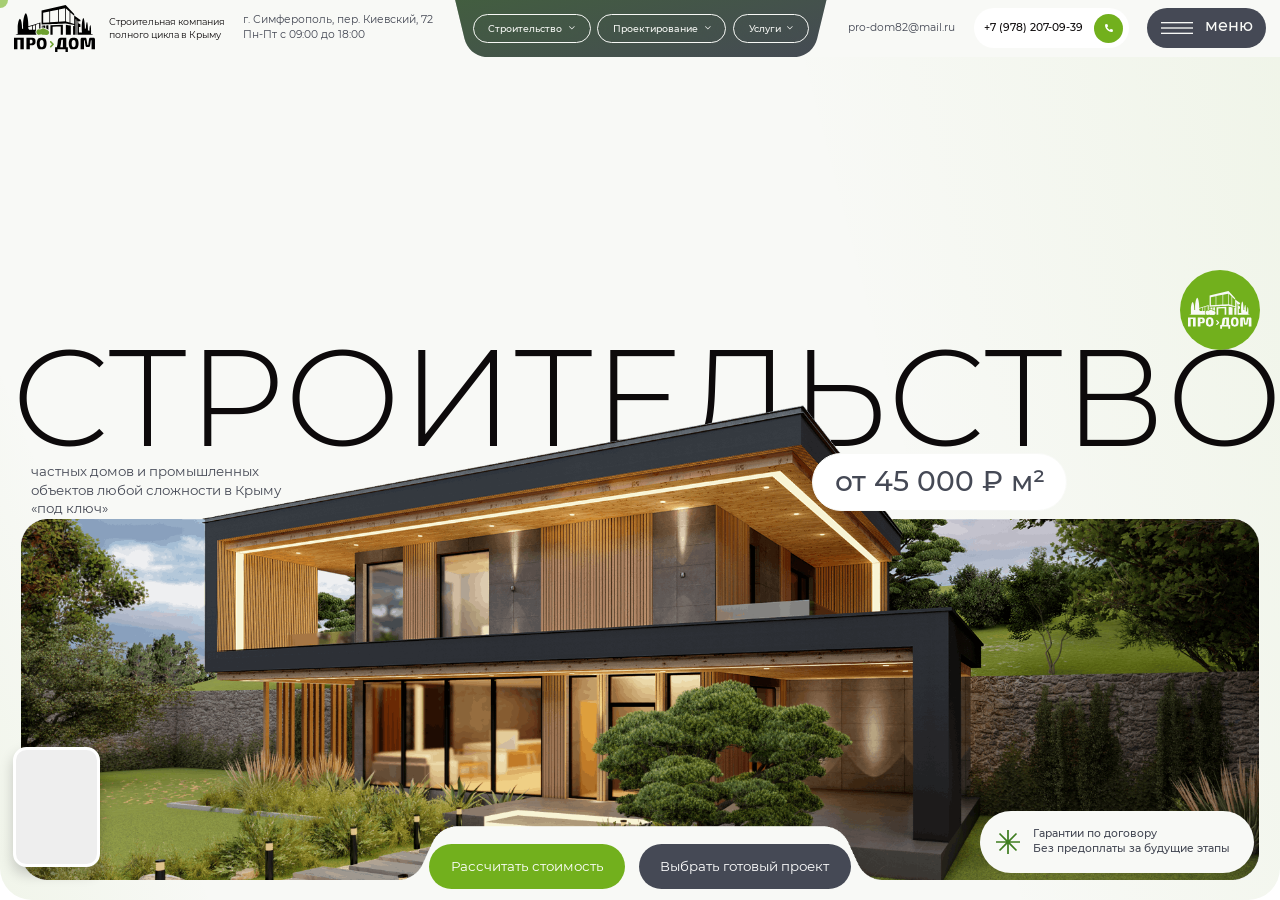
<file: index.html>
<!DOCTYPE html>
<!--[if lt IE 7]><html lang="ru" class="lt-ie9 lt-ie8 lt-ie7"><![endif]-->
<!--[if IE 7]><html lang="ru" class="lt-ie9 lt-ie8"><![endif]-->
<!--[if IE 8]><html lang="ru" class="lt-ie9"><![endif]-->
<!--[if gt IE 8]><!-->
<html lang="ru">
<!--<![endif]-->
<head>
	<meta charset="utf-8" />
	<title>Заголовок</title>
	<meta http-equiv="X-UA-Compatible" content="IE=edge" />
	<meta name="viewport" content="width=device-width, initial-scale=1, maximum-scale=1">
	<meta name="format-detection" content="telephone=no" />
	<link rel="shortcut icon" href="favicon.png" />
	<link rel="stylesheet" href="libs/bootstrap/bootstrap-grid.css" />
	<link rel="stylesheet" href="libs/fontawesome-free-5.12.0-web/css/all.min.css" />
	<link rel="stylesheet" href="libs/fancybox-master/dist/jquery.fancybox.min.css" />
	<link rel="stylesheet" href="libs/fullPage.js-master/dist/fullpage.css" />
	<link rel="stylesheet" href="libs/slick-1.5.9/slick/slick.css" />
	<link rel="stylesheet" href="css/fonts.css?ver=1.18" />
	<link rel="stylesheet" href="css/main.css?ver=1.18" />
	<link rel="stylesheet" href="css/media.css?ver=1.18" />
</head>
<body class="no-scroll">

	<div class="preloader">
		<div class="preloader__logo">
			<img src="img/logo.svg" alt="alt">
		</div>
	</div>
	<div class="btn-up"><i class="far fa-arrow-up"></i></div>

	<div class="wrapper">

		<div class="video-widget" data-state="default">
			<div class="video-widget__container">
				<video id="video-widget__video" loop="" autoplay="" playsinline="" preload="auto" muted="muted" controlslist="nodownload" disablepictureinpicture="" class="video-widget__video" src="img/8053646953074.mp4">
					<source src="img/8053646953074.mp4" type="video/mp4">
				</video>
				<div class="video-widget__close"></div>
				<a class="video-widget__button" href="/">Оставить заявку</a>
			</div>
		</div>

		<div class="flipper">
			<a href="#" class="flipper__wrapper">
				<div class="flipper__item flipper__item--front">
					<img src="img/logo_flip.svg" alt="alt">
				</div>
				<div class="flipper__item flipper__item--back">
					<img src="img/flipper.png" alt="alt">
				</div>
			</a>
			<div class="flipper__text">По всем вопросам можете обращаться к нашему помощнику Бобру Продомовичу</div>
		</div>

		<div class="cursor-circle"></div>

		<div class="fixed-buttons">
			<a href="#" class="fixed-buttons__btn">
				<svg width="18" height="18" viewBox="0 0 18 18" fill="none" xmlns="http://www.w3.org/2000/svg"><g clip-path="url(#clip0_886_4329)"><path d="M18 8.96119V16.5253C17.9996 16.8935 17.8532 17.2464 17.5929 17.5068C17.3325 17.7671 16.9795 17.9135 16.6114 17.9139H12.7616C12.3934 17.9135 12.0404 17.7671 11.7801 17.5068C11.5197 17.2464 11.3733 16.8935 11.373 16.5253V13.9371C11.3731 13.6976 11.3261 13.4605 11.2345 13.2392C11.143 13.0179 11.0087 12.8168 10.8393 12.6474C10.67 12.4781 10.4689 12.3438 10.2476 12.2522C10.0263 12.1607 9.78916 12.1136 9.54967 12.1138H8.46727C8.22778 12.1136 7.9906 12.1607 7.76931 12.2522C7.54801 12.3438 7.34694 12.4781 7.1776 12.6474C7.00825 12.8168 6.87396 13.0179 6.78239 13.2392C6.69083 13.4605 6.6438 13.6976 6.64398 13.9371V16.5253C6.64361 16.8935 6.49719 17.2464 6.23685 17.5068C5.97651 17.7671 5.62352 17.9135 5.25535 17.9139H1.38863C1.02046 17.9135 0.667471 17.7671 0.407133 17.5068C0.146795 17.2464 0.000373591 16.8935 0 16.5253L0 8.96119C7.97086e-05 8.63973 0.0642725 8.32151 0.188822 8.02516C0.313372 7.72881 0.495776 7.46028 0.725363 7.23528L7.30725 0.777574C7.7596 0.334547 8.36755 0.0864258 9.0007 0.0864258C9.63386 0.0864258 10.2418 0.334547 10.6942 0.777574L17.276 7.23528C17.5052 7.46054 17.6872 7.72915 17.8115 8.02547C17.9358 8.32178 17.9999 8.63986 18 8.96119Z" fill="#454955" /></g><defs><clipPath id="clip0_886_4329"><rect width="18" height="18" fill="white" /></clipPath></defs></svg>
				<span>Главная</span>
			</a>
			<a href="#" class="fixed-buttons__btn open-menu">
				<svg width="20" height="18" viewBox="0 0 20 18" fill="none" xmlns="http://www.w3.org/2000/svg"><path d="M14.7273 17.0625C16.8736 17.0625 18.6136 15.4675 18.6136 13.5C18.6136 11.5325 16.8736 9.9375 14.7273 9.9375C12.5809 9.9375 10.8409 11.5325 10.8409 13.5C10.8409 15.4675 12.5809 17.0625 14.7273 17.0625Z" fill="#454955" /><path d="M7.50354 0.9375H2.65908C1.75535 0.9375 1.02272 1.60907 1.02272 2.4375V6.87825C1.02272 7.70668 1.75535 8.37825 2.65908 8.37825H7.50354C8.40728 8.37825 9.1399 7.70668 9.1399 6.87825V2.4375C9.1399 1.60907 8.40728 0.9375 7.50354 0.9375Z" fill="#454955" /><path d="M7.50354 9.62177H2.65908C1.75535 9.62177 1.02272 10.2933 1.02272 11.1218V15.5625C1.02272 16.3909 1.75535 17.0625 2.65908 17.0625H7.50354C8.40728 17.0625 9.1399 16.3909 9.1399 15.5625V11.1218C9.1399 10.2933 8.40728 9.62177 7.50354 9.62177Z" fill="#454955" /><path d="M16.9773 0.9375H12.1328C11.2291 0.9375 10.4964 1.60907 10.4964 2.4375V6.87825C10.4964 7.70668 11.2291 8.37825 12.1328 8.37825H16.9773C17.881 8.37825 18.6136 7.70668 18.6136 6.87825V2.4375C18.6136 1.60907 17.881 0.9375 16.9773 0.9375Z" fill="#454955" /></svg>
				<span>Меню</span>
			</a>
			<a href="#" class="fixed-buttons__btn">
				<svg width="18" height="18" viewBox="0 0 18 18" fill="none" xmlns="http://www.w3.org/2000/svg"><g clip-path="url(#clip0_886_4284)"><path d="M5.0625 2.25V3.375C5.0628 3.59669 5.01935 3.81626 4.93465 4.02113C4.84995 4.226 4.72566 4.41215 4.5689 4.5689C4.41215 4.72566 4.226 4.84995 4.02113 4.93465C3.81626 5.01935 3.59669 5.0628 3.375 5.0625H2.25C2.02831 5.0628 1.80874 5.01935 1.60387 4.93465C1.399 4.84995 1.21286 4.72566 1.0561 4.5689C0.899341 4.41215 0.775052 4.226 0.690352 4.02113C0.605652 3.81626 0.562205 3.59669 0.562502 3.375V2.25C0.562191 2.02831 0.605627 1.80873 0.690321 1.60386C0.775016 1.39898 0.899305 1.21283 1.05607 1.05607C1.21283 0.899305 1.39898 0.775016 1.60386 0.690321C1.80873 0.605627 2.02831 0.562191 2.25 0.562502H3.375C3.59669 0.562191 3.81627 0.605627 4.02115 0.690321C4.22602 0.775016 4.41218 0.899305 4.56894 1.05607C4.7257 1.21283 4.84999 1.39898 4.93468 1.60386C5.01938 1.80873 5.06281 2.02831 5.0625 2.25ZM15.75 6.75H7.875C7.65331 6.74969 7.43373 6.79313 7.22886 6.87782C7.02398 6.96252 6.83783 7.0868 6.68107 7.24357C6.5243 7.40033 6.40002 7.58648 6.31532 7.79136C6.23063 7.99623 6.18719 8.21581 6.1875 8.4375V9.5625C6.18719 9.78419 6.23063 10.0038 6.31532 10.2086C6.40002 10.4135 6.5243 10.5997 6.68107 10.7564C6.83783 10.9132 7.02398 11.0375 7.22886 11.1222C7.43373 11.2069 7.65331 11.2503 7.875 11.25H15.75C15.9717 11.2503 16.1913 11.2069 16.3961 11.1222C16.601 11.0375 16.7872 10.9132 16.9439 10.7564C17.1007 10.5997 17.225 10.4135 17.3097 10.2086C17.3944 10.0038 17.4378 9.78419 17.4375 9.5625V8.4375C17.4378 8.21581 17.3944 7.99623 17.3097 7.79136C17.225 7.58648 17.1007 7.40033 16.9439 7.24357C16.7872 7.0868 16.601 6.96252 16.3961 6.87782C16.1913 6.79313 15.9717 6.74969 15.75 6.75ZM3.375 6.75H2.25C2.02831 6.74969 1.80873 6.79313 1.60386 6.87782C1.39898 6.96252 1.21283 7.0868 1.05607 7.24357C0.899305 7.40033 0.775016 7.58648 0.690321 7.79136C0.605627 7.99623 0.562191 8.21581 0.562502 8.4375V9.5625C0.562191 9.78419 0.605627 10.0038 0.690321 10.2086C0.775016 10.4135 0.899305 10.5997 1.05607 10.7564C1.21283 10.9132 1.39898 11.0375 1.60386 11.1222C1.80873 11.2069 2.02831 11.2503 2.25 11.25H3.375C3.59669 11.2503 3.81627 11.2069 4.02115 11.1222C4.22602 11.0375 4.41218 10.9132 4.56894 10.7564C4.7257 10.5997 4.84999 10.4135 4.93468 10.2086C5.01938 10.0038 5.06281 9.78419 5.0625 9.5625V8.4375C5.06281 8.21581 5.01938 7.99623 4.93468 7.79136C4.84999 7.58648 4.7257 7.40033 4.56894 7.24357C4.41218 7.0868 4.22602 6.96252 4.02115 6.87782C3.81627 6.79313 3.59669 6.74969 3.375 6.75ZM3.375 12.9375H2.25C2.02831 12.9372 1.80873 12.9806 1.60386 13.0653C1.39898 13.15 1.21283 13.2743 1.05607 13.4311C0.899305 13.5878 0.775016 13.774 0.690321 13.9789C0.605627 14.1837 0.562191 14.4033 0.562502 14.625V15.75C0.562191 15.9717 0.605627 16.1913 0.690321 16.3961C0.775016 16.601 0.899305 16.7872 1.05607 16.9439C1.21283 17.1007 1.39898 17.225 1.60386 17.3097C1.80873 17.3944 2.02831 17.4378 2.25 17.4375H3.375C3.59669 17.4378 3.81627 17.3944 4.02115 17.3097C4.22602 17.225 4.41218 17.1007 4.56894 16.9439C4.7257 16.7872 4.84999 16.601 4.93468 16.3961C5.01938 16.1913 5.06281 15.9717 5.0625 15.75V14.625C5.06281 14.4033 5.01938 14.1837 4.93468 13.9789C4.84999 13.774 4.7257 13.5878 4.56894 13.4311C4.41218 13.2743 4.22602 13.15 4.02115 13.0653C3.81627 12.9806 3.59669 12.9372 3.375 12.9375ZM15.75 0.562502H7.875C7.65331 0.562191 7.43373 0.605627 7.22886 0.690321C7.02398 0.775016 6.83783 0.899305 6.68107 1.05607C6.5243 1.21283 6.40002 1.39898 6.31532 1.60386C6.23063 1.80873 6.18719 2.02831 6.1875 2.25V3.375C6.18721 3.59669 6.23065 3.81626 6.31535 4.02113C6.40005 4.226 6.52434 4.41215 6.6811 4.5689C6.83786 4.72566 7.024 4.84995 7.22887 4.93465C7.43374 5.01935 7.65331 5.0628 7.875 5.0625H15.75C15.9717 5.0628 16.1913 5.01935 16.3961 4.93465C16.601 4.84995 16.7871 4.72566 16.9439 4.5689C17.1007 4.41215 17.225 4.226 17.3097 4.02113C17.3944 3.81626 17.4378 3.59669 17.4375 3.375V2.25C17.4378 2.02831 17.3944 1.80873 17.3097 1.60386C17.225 1.39898 17.1007 1.21283 16.9439 1.05607C16.7872 0.899305 16.601 0.775016 16.3961 0.690321C16.1913 0.605627 15.9717 0.562191 15.75 0.562502ZM15.75 12.9375H7.875C7.65331 12.9372 7.43373 12.9806 7.22886 13.0653C7.02398 13.15 6.83783 13.2743 6.68107 13.4311C6.5243 13.5878 6.40002 13.774 6.31532 13.9789C6.23063 14.1837 6.18719 14.4033 6.1875 14.625V15.75C6.18719 15.9717 6.23063 16.1913 6.31532 16.3961C6.40002 16.601 6.5243 16.7872 6.68107 16.9439C6.83783 17.1007 7.02398 17.225 7.22886 17.3097C7.43373 17.3944 7.65331 17.4378 7.875 17.4375H15.75C15.9717 17.4378 16.1913 17.3944 16.3961 17.3097C16.601 17.225 16.7872 17.1007 16.9439 16.9439C17.1007 16.7872 17.225 16.601 17.3097 16.3961C17.3944 16.1913 17.4378 15.9717 17.4375 15.75V14.625C17.4378 14.4033 17.3944 14.1837 17.3097 13.9789C17.225 13.774 17.1007 13.5878 16.9439 13.4311C16.7872 13.2743 16.601 13.15 16.3961 13.0653C16.1913 12.9806 15.9717 12.9372 15.75 12.9375Z" fill="#454955" /></g><defs><clipPath id="clip0_886_4284"><rect width="18" height="18" fill="white" /></clipPath></defs></svg>
				<span>Услуги</span>
			</a>
			<a href="#" class="fixed-buttons__btn">
				<svg width="18" height="18" viewBox="0 0 18 18" fill="none" xmlns="http://www.w3.org/2000/svg"><g clip-path="url(#clip0_886_4286)"><path d="M8.12194 0H1.53657C0.687937 0 0 0.687937 0 1.53657V8.12194C0 8.24316 0.0982969 8.34145 0.219516 8.34145H8.12197C8.24319 8.34145 8.34149 8.24316 8.34149 8.12194V0.219516C8.34145 0.0982969 8.24316 0 8.12194 0ZM5.57561 4.82927H4.82927V5.57561C4.82927 5.9393 4.53442 6.23415 4.17073 6.23415C3.80704 6.23415 3.51218 5.9393 3.51218 5.57561V4.82927H2.76585C2.40216 4.82927 2.1073 4.53442 2.1073 4.17073C2.1073 3.80704 2.40216 3.51218 2.76585 3.51218H3.51218V2.76585C3.51218 2.40216 3.80704 2.1073 4.17073 2.1073C4.53442 2.1073 4.82927 2.40216 4.82927 2.76585V3.51218H5.57561C5.9393 3.51218 6.23415 3.80704 6.23415 4.17073C6.23415 4.53442 5.9393 4.82927 5.57561 4.82927Z" fill="#454955" /><path d="M16.4634 0H9.87806C9.75684 0 9.65854 0.0982969 9.65854 0.219516V8.12197C9.65854 8.24319 9.75684 8.34149 9.87806 8.34149H17.7805C17.9017 8.34149 18 8.24319 18 8.12197V1.53657C18 0.687937 17.3121 0 16.4634 0ZM15.2341 4.82927H12.4244C12.0607 4.82927 11.7658 4.53442 11.7658 4.17073C11.7658 3.80704 12.0607 3.51218 12.4244 3.51218H15.2341C15.5978 3.51218 15.8927 3.80704 15.8927 4.17073C15.8927 4.53442 15.5978 4.82927 15.2341 4.82927Z" fill="#454955" /><path d="M8.12194 9.65854H0.219516C0.0982969 9.65854 0 9.75684 0 9.87806V16.4634C0 17.3121 0.687937 18 1.53657 18H8.12194C8.24316 18 8.34145 17.9017 8.34145 17.7805V9.87806C8.34145 9.75684 8.24316 9.65854 8.12194 9.65854ZM5.62975 14.357C5.88691 14.6142 5.88691 15.0311 5.62975 15.2883C5.37258 15.5454 4.95563 15.5455 4.69846 15.2883L4.17076 14.7605L3.643 15.2883C3.38586 15.5455 2.96888 15.5455 2.71171 15.2883C2.45454 15.0311 2.45454 14.6142 2.71171 14.357L3.23947 13.8292L2.71171 13.3015C2.45454 13.0443 2.45454 12.6273 2.71171 12.3702C2.96888 12.113 3.38586 12.113 3.643 12.3702L4.17076 12.8979L4.69853 12.3702C4.95566 12.113 5.37265 12.113 5.62982 12.3702C5.88698 12.6273 5.88698 13.0443 5.62982 13.3015L5.10205 13.8292L5.62975 14.357Z" fill="#454955" /><path d="M17.7805 9.65854H9.87806C9.75684 9.65854 9.65854 9.75684 9.65854 9.87806V17.7805C9.65854 17.9017 9.75684 18 9.87806 18H16.4634C17.3121 18 18 17.3121 18 16.4634V9.87806C18 9.75684 17.9017 9.65854 17.7805 9.65854ZM15.2341 15.4976H12.4244C12.0607 15.4976 11.7658 15.2027 11.7658 14.839C11.7658 14.4753 12.0607 14.1805 12.4244 14.1805H15.2341C15.5978 14.1805 15.8927 14.4753 15.8927 14.839C15.8927 15.2027 15.5978 15.4976 15.2341 15.4976ZM15.2341 13.4781H12.4244C12.0607 13.4781 11.7658 13.1832 11.7658 12.8195C11.7658 12.4558 12.0607 12.161 12.4244 12.161H15.2341C15.5978 12.161 15.8927 12.4558 15.8927 12.8195C15.8927 13.1832 15.5978 13.4781 15.2341 13.4781Z" fill="#454955" /></g><defs><clipPath id="clip0_886_4286"><rect width="18" height="18" fill="white" /></clipPath></defs></svg>
				<span>Расчёт</span>
			</a>
			<a href="#" class="fixed-buttons__btn">
				<svg width="18" height="18" viewBox="0 0 18 18" fill="none" xmlns="http://www.w3.org/2000/svg"><g clip-path="url(#clip0_886_4320)"><path d="M8.99998 12.8889C8.72868 13.2641 8.36629 13.5691 7.94565 13.7717L8.25038 14.6859H9.74959L10.0543 13.7717C9.63368 13.5691 9.27129 13.2641 8.99998 12.8889Z" fill="#454955" /><path d="M8.71757 9.60238H9.28239C9.93155 9.60238 10.1672 9.09335 10.1672 8.75121C10.1672 8.39764 9.98225 8.39764 9.84725 8.39764H8.15272C8.01772 8.39764 7.83279 8.39764 7.83279 8.75121C7.83279 9.09335 8.06841 9.60238 8.71757 9.60238Z" fill="#454955" /><path d="M8.47266 11.2594V10.6427C8.11583 10.6021 7.33247 10.4039 6.94488 9.52737H6.74062C5.78556 9.52737 5.00858 10.3044 5.00858 11.2594C5.00858 12.2145 5.78556 12.9915 6.74062 12.9915C7.69567 12.9915 8.47266 12.2144 8.47266 11.2594Z" fill="#454955" /><path d="M8.99999 0C5.98292 0 0.56485 3.25902 0.56485 9.56482C0.56485 14.216 4.34882 18 8.99999 18C13.6512 18 17.4351 14.216 17.4351 9.56482C17.4351 3.22516 11.9778 0 8.99999 0ZM12.9539 6.21327C13.245 6.21327 13.4813 6.44955 13.4813 6.74061C13.4813 7.03164 13.245 7.26796 12.9539 7.26796C12.6629 7.26796 12.4266 7.03164 12.4266 6.74061C12.4266 6.44959 12.6629 6.21327 12.9539 6.21327ZM5.04608 6.21327C5.33713 6.21327 5.57342 6.44955 5.57342 6.74061C5.57342 7.03164 5.33713 7.26796 5.04608 7.26796C4.75502 7.26796 4.51873 7.03164 4.51873 6.74061C4.51873 6.44959 4.75505 6.21327 5.04608 6.21327ZM11.2594 14.0461C11.198 14.0461 11.1371 14.0439 11.0767 14.04L10.63 15.3801C10.5582 15.5954 10.3567 15.7406 10.1297 15.7406H7.87035C7.64335 15.7406 7.44187 15.5954 7.37008 15.3801L6.92342 14.04C6.86299 14.044 6.80209 14.0461 6.74071 14.0461C5.2041 14.0461 3.95398 12.796 3.95398 11.2594C3.95398 9.72274 5.20403 8.47266 6.74061 8.47266H6.79985C6.90883 7.78658 7.42492 7.34295 8.15269 7.34295H9.84722C10.575 7.34295 11.0911 7.78658 11.2001 8.47266H11.2593C12.7959 8.47266 14.046 9.72278 14.046 11.2594C14.046 12.796 12.796 14.0461 11.2594 14.0461Z" fill="#454955" /><path d="M11.2594 9.52734H11.0551C10.6678 10.4032 9.88534 10.6019 9.52734 10.6427V11.2594C9.52734 12.2144 10.3043 12.9914 11.2594 12.9914C12.2144 12.9914 12.9914 12.2144 12.9914 11.2594C12.9914 10.3043 12.2144 9.52734 11.2594 9.52734Z" fill="#454955" /><path d="M2.93456 1.64377C3.35436 1.25515 3.80763 0.897961 4.28227 0.578707C3.8875 0.219199 3.36273 0 2.78673 0C1.55963 0 0.56485 0.994781 0.56485 2.22187C0.56485 2.81264 0.795862 3.34912 1.17189 3.74713C1.66106 2.9815 2.25038 2.27711 2.93456 1.64377Z" fill="#454955" /><path d="M16.8287 3.74646C17.2044 3.34853 17.4351 2.81232 17.4351 2.22187C17.4351 0.994746 16.4404 0 15.2133 0C14.6366 0 14.1114 0.219727 13.7165 0.579973C14.1854 0.894973 14.6333 1.24678 15.0486 1.62911C15.7403 2.26593 16.3355 2.97499 16.8287 3.74646Z" fill="#454955" /></g><defs><clipPath id="clip0_886_4320"><rect width="18" height="18" fill="white" /></clipPath></defs></svg>
				<span>Бобёр</span>
			</a>
		</div>

		<header class="header">
			<div class="header__wrapper">
				<div class="logo-wrap">
					<a href="#" class="logo">
						<img src="img/logo.svg" alt="alt">
					</a>
					<div class="logo-descr">Строительная компания полного цикла в Крыму</div>
				</div>
				<div class="header__location">г. Симферополь, пер. Киевский, 72 <br>Пн-Пт с 09:00 до 18:00</div>
				<nav class="menu">
					<ul class="menu__list">
						<li class="menu__haschild">
							<a href="#">Строительство <i class="far fa-chevron-down"></i></a>
							<ul>
								<li class="menu__haschild">
									<a href="#">Частное</a>
									<i class="far fa-chevron-right"></i>
									<ul>
										<li><a href="#">Дом из ракушечника</a></li>
										<li><a href="#">Дом из газоблока</a></li>
										<li><a href="#">Дом каркасный деревянный</a></li>
										<li><a href="#">Дом из бетона</a></li>
										<li><a href="#">Дом из ЛСТК</a></li>
									</ul>
								</li>
								<li class="menu__haschild active">
									<a href="#">Коммерческое</a>
									<i class="far fa-chevron-right"></i>
									<ul style="display: block;">
										<li><a href="#">Магазины</a></li>
										<li><a href="#">СТО, автомойки</a></li>
										<li><a href="#">Офисы</a></li>
										<li><a href="#">Отели</a></li>
										<li class="menu__haschild active">
											<a href="#">Склады</a>
											<i class="far fa-chevron-right"></i>
											<ul style="display: block;">
												<li><a href="#">Теплые</a></li>
												<li><a href="#">Холодные</a></li>
											</ul>
										</li>
										<li class="menu__haschild">
											<a href="#">Сельхоз объекты</a>
											<i class="far fa-chevron-right"></i>
											<ul>
												<li><a href="#">Ангары</a></li>
												<li><a href="#">Фермы</a></li>
												<li><a href="#">Навесы для спец. техники</a></li>
											</ul>
										</li>
									</ul>
								</li>
								<li class="menu__haschild">
									<a href="#">Реконструкция</a>
									<i class="far fa-chevron-right"></i>
									<ul>
										<li><a href="#">С увеличением площади</a></li>
										<li><a href="#">С увеличением этажности</a></li>
										<li><a href="#">Полная реконструкция</a></li>
									</ul>
								</li>
							</ul>
						</li>
						<li class="menu__haschild">
							<a href="#">Проектирование <i class="far fa-chevron-down"></i></a>
							<ul>
								<li><a href="#">Готовые проекты</a></li>
								<li><a href="#">Проектирование частных домов</a></li>
								<li><a href="#">Коммерческое проектирование</a></li>
							</ul>
						</li>
						<li class="menu__haschild">
							<a href="#">Услуги <i class="far fa-chevron-down"></i></a>
							<ul>
								<li><a href="#">Благоустройство двора дома</a></li>
								<li><a href="#">Аренда оборудования</a></li>
								<li><a href="#">Дизайн-проект</a></li>
								<li><a href="#">Дизайн-ремонт</a></li>
							</ul>
						</li>
					</ul>
				</nav>
				<a href="mailto:pro-dom82@mail.ru" class="header__mail">pro-dom82@mail.ru</a>
				<a href="tel:+79782070939" class="phone-main">+7 (978) 207-09-39 <i class="fas fa-phone-alt"></i></a>
				<div class="btn-menu">
					<div class="btn-menu__icon"></div>
					<div class="btn-menu__text">
							<div class="btn-menu__text-inner">
							<span>меню</span>
							<span>меню</span>
							<span>меню</span>
							<span>меню</span>
						</div>
					</div>
				</div>
			</div>
			<div class="menu-dropdown">
				<div class="container">
					<div class="menu-wrap">
						<div class="menu-wrap__close"><i class="fal fa-times"></i></div>
						<div class="unit-menu">
							<ul class="navigation">
								<li class="navigation__haschild">
									<a href="#">Строительство</a>
									<ul>
										<li class="navigation__haschild">
											<a href="#">Частное</a>
											<i class="far fa-chevron-down"></i>
											<ul>
												<li><a href="#">Дом из ракушечника</a></li>
												<li><a href="#">Дом из газоблока</a></li>
												<li><a href="#">Дом каркасный деревянный</a></li>
												<li><a href="#">Дом из бетона</a></li>
												<li><a href="#">Дом из ЛСТК</a></li>
											</ul>
										</li>
										<li class="navigation__haschild active">
											<a href="#">Коммерческое</a>
											<i class="far fa-chevron-down"></i>
											<ul style="display: block;">
												<li><a href="#">Магазины</a></li>
												<li><a href="#">СТО, автомойки</a></li>
												<li><a href="#">Офисы</a></li>
												<li><a href="#">Отели</a></li>
												<li class="navigation__haschild active">
													<a href="#">Склады</a>
													<i class="far fa-chevron-down"></i>
													<ul style="display: block;">
														<li><a href="#">Теплые</a></li>
														<li><a href="#">Холодные</a></li>
													</ul>
												</li>
												<li class="navigation__haschild">
													<a href="#">Сельхоз объекты</a>
													<i class="far fa-chevron-down"></i>
													<ul>
														<li><a href="#">Ангары</a></li>
														<li><a href="#">Фермы</a></li>
														<li><a href="#">Навесы для спец. техники</a></li>
													</ul>
												</li>
											</ul>
										</li>
										<li class="navigation__haschild">
											<a href="#">Реконструкция</a>
											<i class="far fa-chevron-down"></i>
											<ul>
												<li><a href="#">С увеличением площади</a></li>
												<li><a href="#">С увеличением этажности</a></li>
												<li><a href="#">Полная реконструкция</a></li>
											</ul>
										</li>
									</ul>
								</li>
							</ul>
						</div>
						<div class="unit-menu">
							<ul class="navigation">
								<li class="navigation__haschild">
									<a href="#">Проектирование</a>
									<ul>
										<li><a href="#">Готовые проекты</a></li>
										<li><a href="#">Проектирование частных домов</a></li>
										<li><a href="#">Коммерческое проектирование</a></li>
									</ul>
								</li>
							</ul>
						</div>
						<div class="unit-menu">
							<ul class="navigation">
								<li><a href="#">Условия оплаты</a></li>
								<li><a href="#">Наши работы</a></li>
								<li><a href="#">Блог</a></li>
								<li><a href="#">Контакты</a></li>
							</ul>
						</div>
						<div class="unit-menu">
							<ul class="navigation">
								<li class="navigation__haschild">
									<a href="#">Услуги</a>
									<ul>
										<li><a href="#">Благоустройство двора дома</a></li>
										<li><a href="#">Аренда оборудования</a></li>
										<li><a href="#">Дизайн-проект</a></li>
										<li><a href="#">Дизайн-ремонт</a></li>
									</ul>
								</li>
							</ul>
						</div>
						<div class="unit-menu">
							<ul class="navigation">
								<li class="navigation__haschild">
									<a href="#">О компании</a>
									<ul>
										<li><a href="#">Документы</a></li>
										<li><a href="#">Команда</a></li>
									</ul>
								</li>
							</ul>
						</div>
					</div>
				</div>
			</div>
		</header>

		<div id="fullpage">

			<div class="section section--top section--end">
				
				<section class="billbord">
					<div class="billbord__main">
						<h1 class="billbord__title">строительство</h1>
						<div class="billbord__descr">частных домов и промышленных объектов любой сложности в Крыму «под ключ»</div>
						<div class="slider-billbord">
							<div>
								<div class="slider-billbord__item">
									<picture>
										<source srcset="img/billbord_mobile1.png" media="(max-width: 991px)">
										<img src="img/billbord.png" alt="alt">
									</picture>
									<div class="billbord__price">от 45 000 ₽ м²</div>
								</div>
							</div>
							<div>
								<div class="slider-billbord__item slider-billbord__item--2">
									<picture>
										<source srcset="img/billbord_mobile1.png" media="(max-width: 991px)">
										<img src="img/billbord2.png" alt="alt">
									</picture>
									<div class="billbord__price">от 65 000 ₽ м²</div>
								</div>
							</div>
						</div>
						<div class="billbord__guarantee">Гарантии по договору <br>Без предоплаты за будущие этапы</div>
						<div class="billbord__buttons">
							<a href="#modal-quiz" class="btn-main fancybox">Рассчитать стоимость</a>
							<a href="#" class="btn-main btn-main--page">Выбрать готовый проект</a>
						</div>
					</div>
				</section>

			</div>

			<section class="catalog section">
				<div class="container">
					<div class="catalog__head">
						<h2 class="title-section">Какой дом Вы хотите построить? <small>У нас есть готовые решения</small></h2>
						<div class="image-head">
							<img src="img/head_catalog.jpg" alt="alt">
						</div>
						<a href="#" class="btn-more">ПОСМОТРЕТЬ ВСЕ ПРОЕКТЫ <img src="img/arrow.svg" alt="alt"></a>
					</div>
					<div class="tabs-wrap">
						<div class="btn-tab">Выбрать</div>
						<ul class="tabs">
							<li><a href="#tab_catalog1">Все</a></li>
							<li><a href="#tab_catalog2">1 этаж</a></li>
							<li><a href="#tab_catalog3">1 этаж с мансардой</a></li>
							<li><a href="#tab_catalog1">2 спальни</a></li>
							<li><a href="#tab_catalog2">2 этажа</a></li>
							<li><a href="#tab_catalog3">2 этажа + мансарда</a></li>
							<li><a href="#tab_catalog1">3 спальни</a></li>
							<li><a href="#tab_catalog2">4 спальни</a></li>
							<li><a href="#tab_catalog3">Площадь 50-100 м<sup>2</sup></a></li>
							<li><a href="#tab_catalog1">Площадь 100-130 м<sup>2</sup></a></li>
							<li><a href="#tab_catalog2">Площадь 130-150 м<sup>2</sup></a></li>
							<li><a href="#tab_catalog3">Площадь 150-200 м<sup>2</sup></a></li>
							<li><a href="#tab_catalog1">Площадь 400 м<sup>2</sup></a></li>
						</ul>
					</div>
					<div class="tab-container">
						<div class="tab-pane" id="tab_catalog1">
							<div class="slider-three">
								<div>
									<a href="#" class="item-card">
										<span class="item-card__image">
											<img src="img/catalog1.jpg" alt="alt">
										</span>
										<span class="item-card__content">
											<span class="item-card__title">Стиль «Скандинавский»</span>
											<span class="features">
												<span class="features__item"><span>площадь</span> 130 м2</span>
												<span class="features__item"><span>габариты</span> 9,1х15,6</span>
												<span class="features__item"><span>этажность</span> 1 эт</span>
												<span class="features__item"><span>спальни</span> 2</span>
											</span>
										</span>
									</a>
								</div>
								<div>
									<a href="#" class="item-card">
										<span class="item-card__image">
											<img src="img/catalog2.jpg" alt="alt">
										</span>
										<span class="item-card__content">
											<span class="item-card__title">Стиль «Минимализм»</span>
											<span class="features">
												<span class="features__item"><span>площадь</span> 130 м2</span>
												<span class="features__item"><span>габариты</span> 9,1х15,6</span>
												<span class="features__item"><span>этажность</span> 1 эт</span>
												<span class="features__item"><span>спальни</span> 2</span>
											</span>
										</span>
									</a>
								</div>
								<div>
									<a href="#" class="item-card">
										<span class="item-card__image">
											<img src="img/catalog3.jpg" alt="alt">
										</span>
										<span class="item-card__content">
											<span class="item-card__title">Стиль «Европейский»</span>
											<span class="features">
												<span class="features__item"><span>площадь</span> 130 м2</span>
												<span class="features__item"><span>габариты</span> 9,1х15,6</span>
												<span class="features__item"><span>этажность</span> 1 эт</span>
												<span class="features__item"><span>спальни</span> 2</span>
											</span>
										</span>
									</a>
								</div>
								<div>
									<a href="#" class="item-card">
										<span class="item-card__image">
											<img src="img/catalog1.jpg" alt="alt">
										</span>
										<span class="item-card__content">
											<span class="item-card__title">Стиль «Скандинавский»</span>
											<span class="features">
												<span class="features__item"><span>площадь</span> 130 м2</span>
												<span class="features__item"><span>габариты</span> 9,1х15,6</span>
												<span class="features__item"><span>этажность</span> 1 эт</span>
												<span class="features__item"><span>спальни</span> 2</span>
											</span>
										</span>
									</a>
								</div>
							</div>
						</div>
						<div class="tab-pane" id="tab_catalog2">
							<div class="slider-three">
								<div>
									<a href="#" class="item-card">
										<span class="item-card__image">
											<img src="img/catalog1.jpg" alt="alt">
										</span>
										<span class="item-card__content">
											<span class="item-card__title">Стиль «Скандинавский»</span>
											<span class="features">
												<span class="features__item"><span>площадь</span> 130 м2</span>
												<span class="features__item"><span>габариты</span> 9,1х15,6</span>
												<span class="features__item"><span>этажность</span> 1 эт</span>
												<span class="features__item"><span>спальни</span> 2</span>
											</span>
										</span>
									</a>
								</div>
								<div>
									<a href="#" class="item-card">
										<span class="item-card__image">
											<img src="img/catalog2.jpg" alt="alt">
										</span>
										<span class="item-card__content">
											<span class="item-card__title">Стиль «Минимализм»</span>
											<span class="features">
												<span class="features__item"><span>площадь</span> 130 м2</span>
												<span class="features__item"><span>габариты</span> 9,1х15,6</span>
												<span class="features__item"><span>этажность</span> 1 эт</span>
												<span class="features__item"><span>спальни</span> 2</span>
											</span>
										</span>
									</a>
								</div>
								<div>
									<a href="#" class="item-card">
										<span class="item-card__image">
											<img src="img/catalog3.jpg" alt="alt">
										</span>
										<span class="item-card__content">
											<span class="item-card__title">Стиль «Европейский»</span>
											<span class="features">
												<span class="features__item"><span>площадь</span> 130 м2</span>
												<span class="features__item"><span>габариты</span> 9,1х15,6</span>
												<span class="features__item"><span>этажность</span> 1 эт</span>
												<span class="features__item"><span>спальни</span> 2</span>
											</span>
										</span>
									</a>
								</div>
								<div>
									<a href="#" class="item-card">
										<span class="item-card__image">
											<img src="img/catalog1.jpg" alt="alt">
										</span>
										<span class="item-card__content">
											<span class="item-card__title">Стиль «Скандинавский»</span>
											<span class="features">
												<span class="features__item"><span>площадь</span> 130 м2</span>
												<span class="features__item"><span>габариты</span> 9,1х15,6</span>
												<span class="features__item"><span>этажность</span> 1 эт</span>
												<span class="features__item"><span>спальни</span> 2</span>
											</span>
										</span>
									</a>
								</div>
							</div>
						</div>
						<div class="tab-pane" id="tab_catalog3">
							<div class="slider-three">
								<div>
									<a href="#" class="item-card">
										<span class="item-card__image">
											<img src="img/catalog1.jpg" alt="alt">
										</span>
										<span class="item-card__content">
											<span class="item-card__title">Стиль «Скандинавский»</span>
											<span class="features">
												<span class="features__item"><span>площадь</span> 130 м2</span>
												<span class="features__item"><span>габариты</span> 9,1х15,6</span>
												<span class="features__item"><span>этажность</span> 1 эт</span>
												<span class="features__item"><span>спальни</span> 2</span>
											</span>
										</span>
									</a>
								</div>
								<div>
									<a href="#" class="item-card">
										<span class="item-card__image">
											<img src="img/catalog2.jpg" alt="alt">
										</span>
										<span class="item-card__content">
											<span class="item-card__title">Стиль «Минимализм»</span>
											<span class="features">
												<span class="features__item"><span>площадь</span> 130 м2</span>
												<span class="features__item"><span>габариты</span> 9,1х15,6</span>
												<span class="features__item"><span>этажность</span> 1 эт</span>
												<span class="features__item"><span>спальни</span> 2</span>
											</span>
										</span>
									</a>
								</div>
								<div>
									<a href="#" class="item-card">
										<span class="item-card__image">
											<img src="img/catalog3.jpg" alt="alt">
										</span>
										<span class="item-card__content">
											<span class="item-card__title">Стиль «Европейский»</span>
											<span class="features">
												<span class="features__item"><span>площадь</span> 130 м2</span>
												<span class="features__item"><span>габариты</span> 9,1х15,6</span>
												<span class="features__item"><span>этажность</span> 1 эт</span>
												<span class="features__item"><span>спальни</span> 2</span>
											</span>
										</span>
									</a>
								</div>
								<div>
									<a href="#" class="item-card">
										<span class="item-card__image">
											<img src="img/catalog1.jpg" alt="alt">
										</span>
										<span class="item-card__content">
											<span class="item-card__title">Стиль «Скандинавский»</span>
											<span class="features">
												<span class="features__item"><span>площадь</span> 130 м2</span>
												<span class="features__item"><span>габариты</span> 9,1х15,6</span>
												<span class="features__item"><span>этажность</span> 1 эт</span>
												<span class="features__item"><span>спальни</span> 2</span>
											</span>
										</span>
									</a>
								</div>
							</div>
						</div>
					</div>
					<a href="#" class="btn-more show-mobile">ПОСМОТРЕТЬ ВСЕ ПРОЕКТЫ <img src="img/arrow.svg" alt="alt"></a>
				</div>
			</section>

			<section class="services section">
				<div class="container">
					<div class="row row--page">
						<div class="col-lg-6 align-self-center">
							<div class="services__about">
								<h2 class="title-section">Какие объекты мы строим?</h2>
								<p>Анализируем исходные данные и учитываем все ваши требования к цене <span class="hidden-mobile">и срокам строительства, чтобы предложить самое рациональное решение для вашей задачи</span></p>
							</div>
						</div>
						<div class="col-lg-6">
							<div class="item-service">
								<div class="item-service__title">Частное строительство</div>
								<div class="item-service__content">
									<div class="item-service__inner">
										<ul class="item-service__list">
											<li><a href="#">Дом из ракушечника</a></li>
											<li><a href="#">Дом из газоблока</a></li>
											<li><a href="#">Дом каркасный</a></li>
											<li><a href="#">Дом из бетона</a></li>
											<li><a href="#">Дом из ЛСТК</a></li>
										</ul>
										<div class="item-service__image">
											<picture>
												<source srcset="img/service1_mob.png" media="(max-width: 991px)">
												<img src="img/service1.png" alt="alt">
											</picture>
										</div>
										<div class="item-service__background">
											<img src="img/bg_item_service1.svg" alt="alt">
										</div>
									</div>
								</div>
							</div>
						</div>
						<div class="col-lg-6">
							<div class="item-service">
								<div class="item-service__title">Коммерческое строительство</div>
								<div class="item-service__content">
									<div class="item-service__inner">
										<ul class="item-service__list">
											<li><a href="#">Магазины</a></li>
											<li><a href="#">СТО, автомойки</a></li>
											<li><a href="#">Офисы</a></li>
											<li><a href="#">Отели</a></li>
											<li><a href="#">Склады</a></li>
											<li><a href="#">Сельхоз объекты</a></li>
										</ul>
										<div class="item-service__image">
											<picture>
												<source srcset="img/service2_mob.png" media="(max-width: 991px)">
												<img src="img/service2.png" alt="alt">
											</picture>
										</div>
										<div class="item-service__background">
											<img src="img/bg_item_service2.svg" alt="alt">
										</div>
									</div>
								</div>
							</div>
						</div>
						<div class="col-lg-6">
							<div class="item-service">
								<div class="item-service__title">Реконструкция</div>
								<div class="item-service__content">
									<div class="item-service__inner">
										<ul class="item-service__list">
											<li><a href="#">С увеличением площади</a></li>
											<li><a href="#">С увеличением этажности</a></li>
											<li><a href="#">Полная реконструкция</a></li>
										</ul>
										<div class="item-service__image">
											<picture>
												<source srcset="img/service3_mob.png" media="(max-width: 991px)">
												<img src="img/service3.png" alt="alt">
											</picture>
										</div>
										<div class="item-service__background">
											<img src="img/bg_item_service3.svg" alt="alt">
										</div>
									</div>
								</div>
							</div>
						</div>
					</div>
				</div>
			</section>

			<section class="portfolio section">
				<div class="portfolio__head">
					<div class="container">
						<h2 class="title-section">
							<span class="title-section__main">За 20 лет работы </span>
							<div class="image-head">
								<img src="img/head_catalog.jpg" alt="alt">
							</div>
							<small>мы спроектировали <br>и построили</small>
						</h2>
						<h2 class="title-section">
							<span class="title-section__main">800+ объектов</span>
							<div class="image-head">
								<img src="img/head_catalog.jpg" alt="alt">
							</div>
							<small>по всему Крыму</small>
						</h2>
						<div class="tabs-wrap show-mobile">
							<div class="btn-tab">Категории</div>
							<ul class="tabs">
								<li><a href="#tab_portfolio1">Строительство</a></li>
								<li><a href="#tab_portfolio2">Проектирование</a></li>
								<li><a href="#tab_portfolio3">Реконструкция</a></li>
								<li><a href="#tab_portfolio4">Интерьер и Экстерьер</a></li>
							</ul>
						</div>
					</div>
				</div>
				<div class="portfolio__main">
					<div class="container">
						<div class="portfolio__top hidden-mobile">
							<div class="tabs-wrap">
								<div class="btn-tab">Категории</div>
								<ul class="tabs">
									<li><a href="#tab_portfolio1">Строительство</a></li>
									<li><a href="#tab_portfolio2">Проектирование</a></li>
									<li><a href="#tab_portfolio3">Реконструкция</a></li>
									<li><a href="#tab_portfolio4">Интерьер и Экстерьер</a></li>
								</ul>
							</div>
							<a href="#" class="btn-more hidden-mobile">ВСЕ РАБОТЫ <img src="img/arrow.svg" alt="alt"></a>
						</div>
						<div class="tab-container">
							<div class="tab-pane" id="tab_portfolio1">
								<div class="slider-two">
									<div>
										<div class="item-card">
											<div class="item-card__top">
												<div class="item-card__slider">
													<div>
														<div class="item-card__image">
															<img src="img/portfolio1.jpg" alt="alt">
														</div>
													</div>
													<div>
														<div class="item-card__image">
															<img src="img/catalog1.jpg" alt="alt">
														</div>
													</div>
													<div>
														<div class="item-card__image">
															<img src="img/catalog2.jpg" alt="alt">
														</div>
													</div>
													<div>
														<div class="item-card__image">
															<img src="img/catalog3.jpg" alt="alt">
														</div>
													</div>
												</div>
												<div class="item-card__map">
													<img src="img/map_portfolio1.jpg" alt="alt">
												</div>
											</div>
											<div class="item-card__content">
												<div class="item-card__descr">Севастополь, ул. Правды, д. 28</div>
												<div class="item-card__title">Строительство складского комплекса</div>
												<div class="item-card__bottom">
													<div class="features">
														<div class="features__item"><span>площадь</span> 130 м²</div>
														<div class="features__item"><span>площадь</span> 800,00 м²</div>
														<div class="features__item"><span>сроки</span> 2 мес. 15 дней</div>	
													</div>
													<a href="#" class="btn-main btn-main--simple">Подробнее</a>
												</div>
											</div>
										</div>
									</div>
									<div>
										<div class="item-card">
											<div class="item-card__top">
												<div class="item-card__slider">
													<div>
														<div class="item-card__image">
															<img src="img/portfolio1.jpg" alt="alt">
														</div>
													</div>
													<div>
														<div class="item-card__image">
															<img src="img/catalog1.jpg" alt="alt">
														</div>
													</div>
													<div>
														<div class="item-card__image">
															<img src="img/catalog2.jpg" alt="alt">
														</div>
													</div>
													<div>
														<div class="item-card__image">
															<img src="img/catalog3.jpg" alt="alt">
														</div>
													</div>
												</div>
												<div class="item-card__map">
													<img src="img/map_portfolio1.jpg" alt="alt">
												</div>
											</div>
											<div class="item-card__content">
												<div class="item-card__descr">Севастополь, ул. Правды, д. 28</div>
												<div class="item-card__title">Строительство складского комплекса</div>
												<div class="item-card__bottom">
													<div class="features">
														<div class="features__item"><span>площадь</span> 130 м²</div>
														<div class="features__item"><span>площадь</span> 800,00 м²</div>
														<div class="features__item"><span>сроки</span> 2 мес. 15 дней</div>	
													</div>
													<a href="#" class="btn-main btn-main--simple">Подробнее</a>
												</div>
											</div>
										</div>
									</div>
									<div>
										<div class="item-card">
											<div class="item-card__top">
												<div class="item-card__slider">
													<div>
														<div class="item-card__image">
															<img src="img/portfolio1.jpg" alt="alt">
														</div>
													</div>
													<div>
														<div class="item-card__image">
															<img src="img/catalog1.jpg" alt="alt">
														</div>
													</div>
													<div>
														<div class="item-card__image">
															<img src="img/catalog2.jpg" alt="alt">
														</div>
													</div>
													<div>
														<div class="item-card__image">
															<img src="img/catalog3.jpg" alt="alt">
														</div>
													</div>
												</div>
												<div class="item-card__map">
													<img src="img/map_portfolio1.jpg" alt="alt">
												</div>
											</div>
											<div class="item-card__content">
												<div class="item-card__descr">Севастополь, ул. Правды, д. 28</div>
												<div class="item-card__title">Строительство складского комплекса</div>
												<div class="item-card__bottom">
													<div class="features">
														<div class="features__item"><span>площадь</span> 130 м²</div>
														<div class="features__item"><span>площадь</span> 800,00 м²</div>
														<div class="features__item"><span>сроки</span> 2 мес. 15 дней</div>	
													</div>
													<a href="#" class="btn-main btn-main--simple">Подробнее</a>
												</div>
											</div>
										</div>
									</div>
								</div>
							</div>
							<div class="tab-pane" id="tab_portfolio2">
								<div class="slider-two">
									<div>
										<div class="item-card">
											<div class="item-card__top">
												<div class="item-card__slider">
													<div>
														<div class="item-card__image">
															<img src="img/portfolio1.jpg" alt="alt">
														</div>
													</div>
													<div>
														<div class="item-card__image">
															<img src="img/catalog1.jpg" alt="alt">
														</div>
													</div>
													<div>
														<div class="item-card__image">
															<img src="img/catalog2.jpg" alt="alt">
														</div>
													</div>
													<div>
														<div class="item-card__image">
															<img src="img/catalog3.jpg" alt="alt">
														</div>
													</div>
												</div>
												<div class="item-card__map">
													<img src="img/map_portfolio1.jpg" alt="alt">
												</div>
											</div>
											<div class="item-card__content">
												<div class="item-card__descr">Севастополь, ул. Правды, д. 28</div>
												<div class="item-card__title">Строительство складского комплекса</div>
												<div class="item-card__bottom">
													<div class="features">
														<div class="features__item"><span>площадь</span> 130 м²</div>
														<div class="features__item"><span>площадь</span> 800,00 м²</div>
														<div class="features__item"><span>сроки</span> 2 мес. 15 дней</div>	
													</div>
													<a href="#" class="btn-main btn-main--simple">Подробнее</a>
												</div>
											</div>
										</div>
									</div>
									<div>
										<div class="item-card">
											<div class="item-card__top">
												<div class="item-card__slider">
													<div>
														<div class="item-card__image">
															<img src="img/portfolio1.jpg" alt="alt">
														</div>
													</div>
													<div>
														<div class="item-card__image">
															<img src="img/catalog1.jpg" alt="alt">
														</div>
													</div>
													<div>
														<div class="item-card__image">
															<img src="img/catalog2.jpg" alt="alt">
														</div>
													</div>
													<div>
														<div class="item-card__image">
															<img src="img/catalog3.jpg" alt="alt">
														</div>
													</div>
												</div>
												<div class="item-card__map">
													<img src="img/map_portfolio1.jpg" alt="alt">
												</div>
											</div>
											<div class="item-card__content">
												<div class="item-card__descr">Севастополь, ул. Правды, д. 28</div>
												<div class="item-card__title">Строительство складского комплекса</div>
												<div class="item-card__bottom">
													<div class="features">
														<div class="features__item"><span>площадь</span> 130 м²</div>
														<div class="features__item"><span>площадь</span> 800,00 м²</div>
														<div class="features__item"><span>сроки</span> 2 мес. 15 дней</div>	
													</div>
													<a href="#" class="btn-main btn-main--simple">Подробнее</a>
												</div>
											</div>
										</div>
									</div>
									<div>
										<div class="item-card">
											<div class="item-card__top">
												<div class="item-card__slider">
													<div>
														<div class="item-card__image">
															<img src="img/portfolio1.jpg" alt="alt">
														</div>
													</div>
													<div>
														<div class="item-card__image">
															<img src="img/catalog1.jpg" alt="alt">
														</div>
													</div>
													<div>
														<div class="item-card__image">
															<img src="img/catalog2.jpg" alt="alt">
														</div>
													</div>
													<div>
														<div class="item-card__image">
															<img src="img/catalog3.jpg" alt="alt">
														</div>
													</div>
												</div>
												<div class="item-card__map">
													<img src="img/map_portfolio1.jpg" alt="alt">
												</div>
											</div>
											<div class="item-card__content">
												<div class="item-card__descr">Севастополь, ул. Правды, д. 28</div>
												<div class="item-card__title">Строительство складского комплекса</div>
												<div class="item-card__bottom">
													<div class="features">
														<div class="features__item"><span>площадь</span> 130 м²</div>
														<div class="features__item"><span>площадь</span> 800,00 м²</div>
														<div class="features__item"><span>сроки</span> 2 мес. 15 дней</div>	
													</div>
													<a href="#" class="btn-main btn-main--simple">Подробнее</a>
												</div>
											</div>
										</div>
									</div>
								</div>
							</div>
							<div class="tab-pane" id="tab_portfolio3">
								<div class="slider-two">
									<div>
										<div class="item-card">
											<div class="item-card__top">
												<div class="item-card__slider">
													<div>
														<div class="item-card__image">
															<img src="img/portfolio1.jpg" alt="alt">
														</div>
													</div>
													<div>
														<div class="item-card__image">
															<img src="img/catalog1.jpg" alt="alt">
														</div>
													</div>
													<div>
														<div class="item-card__image">
															<img src="img/catalog2.jpg" alt="alt">
														</div>
													</div>
													<div>
														<div class="item-card__image">
															<img src="img/catalog3.jpg" alt="alt">
														</div>
													</div>
												</div>
												<div class="item-card__map">
													<img src="img/map_portfolio1.jpg" alt="alt">
												</div>
											</div>
											<div class="item-card__content">
												<div class="item-card__descr">Севастополь, ул. Правды, д. 28</div>
												<div class="item-card__title">Строительство складского комплекса</div>
												<div class="item-card__bottom">
													<div class="features">
														<div class="features__item"><span>площадь</span> 130 м²</div>
														<div class="features__item"><span>площадь</span> 800,00 м²</div>
														<div class="features__item"><span>сроки</span> 2 мес. 15 дней</div>	
													</div>
													<a href="#" class="btn-main btn-main--simple">Подробнее</a>
												</div>
											</div>
										</div>
									</div>
									<div>
										<div class="item-card">
											<div class="item-card__top">
												<div class="item-card__slider">
													<div>
														<div class="item-card__image">
															<img src="img/portfolio1.jpg" alt="alt">
														</div>
													</div>
													<div>
														<div class="item-card__image">
															<img src="img/catalog1.jpg" alt="alt">
														</div>
													</div>
													<div>
														<div class="item-card__image">
															<img src="img/catalog2.jpg" alt="alt">
														</div>
													</div>
													<div>
														<div class="item-card__image">
															<img src="img/catalog3.jpg" alt="alt">
														</div>
													</div>
												</div>
												<div class="item-card__map">
													<img src="img/map_portfolio1.jpg" alt="alt">
												</div>
											</div>
											<div class="item-card__content">
												<div class="item-card__descr">Севастополь, ул. Правды, д. 28</div>
												<div class="item-card__title">Строительство складского комплекса</div>
												<div class="item-card__bottom">
													<div class="features">
														<div class="features__item"><span>площадь</span> 130 м²</div>
														<div class="features__item"><span>площадь</span> 800,00 м²</div>
														<div class="features__item"><span>сроки</span> 2 мес. 15 дней</div>	
													</div>
													<a href="#" class="btn-main btn-main--simple">Подробнее</a>
												</div>
											</div>
										</div>
									</div>
									<div>
										<div class="item-card">
											<div class="item-card__top">
												<div class="item-card__slider">
													<div>
														<div class="item-card__image">
															<img src="img/portfolio1.jpg" alt="alt">
														</div>
													</div>
													<div>
														<div class="item-card__image">
															<img src="img/catalog1.jpg" alt="alt">
														</div>
													</div>
													<div>
														<div class="item-card__image">
															<img src="img/catalog2.jpg" alt="alt">
														</div>
													</div>
													<div>
														<div class="item-card__image">
															<img src="img/catalog3.jpg" alt="alt">
														</div>
													</div>
												</div>
												<div class="item-card__map">
													<img src="img/map_portfolio1.jpg" alt="alt">
												</div>
											</div>
											<div class="item-card__content">
												<div class="item-card__descr">Севастополь, ул. Правды, д. 28</div>
												<div class="item-card__title">Строительство складского комплекса</div>
												<div class="item-card__bottom">
													<div class="features">
														<div class="features__item"><span>площадь</span> 130 м²</div>
														<div class="features__item"><span>площадь</span> 800,00 м²</div>
														<div class="features__item"><span>сроки</span> 2 мес. 15 дней</div>	
													</div>
													<a href="#" class="btn-main btn-main--simple">Подробнее</a>
												</div>
											</div>
										</div>
									</div>
								</div>
							</div>
							<div class="tab-pane" id="tab_portfolio4">
								<div class="slider-two">
									<div>
										<div class="item-card">
											<div class="item-card__top">
												<div class="item-card__slider">
													<div>
														<div class="item-card__image">
															<img src="img/portfolio1.jpg" alt="alt">
														</div>
													</div>
													<div>
														<div class="item-card__image">
															<img src="img/catalog1.jpg" alt="alt">
														</div>
													</div>
													<div>
														<div class="item-card__image">
															<img src="img/catalog2.jpg" alt="alt">
														</div>
													</div>
													<div>
														<div class="item-card__image">
															<img src="img/catalog3.jpg" alt="alt">
														</div>
													</div>
												</div>
												<div class="item-card__map">
													<img src="img/map_portfolio1.jpg" alt="alt">
												</div>
											</div>
											<div class="item-card__content">
												<div class="item-card__descr">Севастополь, ул. Правды, д. 28</div>
												<div class="item-card__title">Строительство складского комплекса</div>
												<div class="item-card__bottom">
													<div class="features">
														<div class="features__item"><span>площадь</span> 130 м²</div>
														<div class="features__item"><span>площадь</span> 800,00 м²</div>
														<div class="features__item"><span>сроки</span> 2 мес. 15 дней</div>	
													</div>
													<a href="#" class="btn-main btn-main--simple">Подробнее</a>
												</div>
											</div>
										</div>
									</div>
									<div>
										<div class="item-card">
											<div class="item-card__top">
												<div class="item-card__slider">
													<div>
														<div class="item-card__image">
															<img src="img/portfolio1.jpg" alt="alt">
														</div>
													</div>
													<div>
														<div class="item-card__image">
															<img src="img/catalog1.jpg" alt="alt">
														</div>
													</div>
													<div>
														<div class="item-card__image">
															<img src="img/catalog2.jpg" alt="alt">
														</div>
													</div>
													<div>
														<div class="item-card__image">
															<img src="img/catalog3.jpg" alt="alt">
														</div>
													</div>
												</div>
												<div class="item-card__map">
													<img src="img/map_portfolio1.jpg" alt="alt">
												</div>
											</div>
											<div class="item-card__content">
												<div class="item-card__descr">Севастополь, ул. Правды, д. 28</div>
												<div class="item-card__title">Строительство складского комплекса</div>
												<div class="item-card__bottom">
													<div class="features">
														<div class="features__item"><span>площадь</span> 130 м²</div>
														<div class="features__item"><span>площадь</span> 800,00 м²</div>
														<div class="features__item"><span>сроки</span> 2 мес. 15 дней</div>	
													</div>
													<a href="#" class="btn-main btn-main--simple">Подробнее</a>
												</div>
											</div>
										</div>
									</div>
									<div>
										<div class="item-card">
											<div class="item-card__top">
												<div class="item-card__slider">
													<div>
														<div class="item-card__image">
															<img src="img/portfolio1.jpg" alt="alt">
														</div>
													</div>
													<div>
														<div class="item-card__image">
															<img src="img/catalog1.jpg" alt="alt">
														</div>
													</div>
													<div>
														<div class="item-card__image">
															<img src="img/catalog2.jpg" alt="alt">
														</div>
													</div>
													<div>
														<div class="item-card__image">
															<img src="img/catalog3.jpg" alt="alt">
														</div>
													</div>
												</div>
												<div class="item-card__map">
													<img src="img/map_portfolio1.jpg" alt="alt">
												</div>
											</div>
											<div class="item-card__content">
												<div class="item-card__descr">Севастополь, ул. Правды, д. 28</div>
												<div class="item-card__title">Строительство складского комплекса</div>
												<div class="item-card__bottom">
													<div class="features">
														<div class="features__item"><span>площадь</span> 130 м²</div>
														<div class="features__item"><span>площадь</span> 800,00 м²</div>
														<div class="features__item"><span>сроки</span> 2 мес. 15 дней</div>	
													</div>
													<a href="#" class="btn-main btn-main--simple">Подробнее</a>
												</div>
											</div>
										</div>
									</div>
								</div>
							</div>
						</div>
						<a href="#" class="btn-more show-mobile">ВСЕ РАБОТЫ <img src="img/arrow.svg" alt="alt"></a>
					</div>
				</div>
			</section>

			<section class="consultation section">
				<div class="consultation__main">
					<div class="container">
						<div class="consultation__content">
							<h1 class="title-section">Зафиксируйте выгодные условия работы</h1>
							<div class="title-small">Оставьте заявку и мы свяжемся с Вами в ближайшее время</div>
							<div class="consultation__form">
								<form>
									<div class="row">
										<div class="col-md-4">
											<div class="item-form">
												<input type="text" placeholder="Ваше имя" required>
											</div>
										</div>
										<div class="col-md-4">
											<div class="item-form">
												<input type="tel" placeholder="Телефон" class="input-phone" inputmode="numeric" required>
											</div>
										</div>
										<div class="col-md-4">
											<div class="item-form">
												<input type="email" placeholder="Почта" inputmode="email" required>
											</div>
										</div>	
										<div class="col-md-7">
											<div class="item-form">
												<textarea placeholder="Комментарий"></textarea>
											</div>
										</div>
										<div class="col-md-5">
											<div class="btn-main">
												<input type="submit" value="Отправить">
											</div>
										</div>
									</div>
									<div class="checkbox">
										<label>
											<input type="checkbox" checked required />
											<span>Я даю согласие на обработку моих персональных данных ООО “Про-Дом” (ИНН: 9102050864) в целях обработки заявки и обратной связи. Политика конфиденциальности — <a href="#">по ссылке</a>.</span>
										</label>
									</div>
								</form>
							</div>
						</div>
					</div>
					<div class="consultation__image">
						<div class="consultation__info">
							<div class="title-small">Константин Шаповаленко</div>
							<p>исполнительный директор, медиа лицо компании</p>
						</div>
						<img src="img/consultation.png" alt="alt">
					</div>
				</div>
				<div class="slider-marquee">
					<div>
						<div class="slider-marquee__item">
							<div class="title-section">800+ объектов</div>
							<div class="image-head">
								<img src="img/marquee1.jpg" alt="alt">
							</div>
						</div>
					</div>
					<div>
						<div class="slider-marquee__item">
							<div class="title-section">10 000+ квадратных метров</div>
							<div class="image-head">
								<img src="img/marquee2.jpg" alt="alt">
							</div>
						</div>
					</div>
					<div>
						<div class="slider-marquee__item">
							<div class="title-section">10 городов</div>
							<div class="image-head">
								<img src="img/marquee3.jpg" alt="alt">
							</div>
						</div>
					</div>
					<div>
						<div class="slider-marquee__item">
							<div class="title-section">800+ объектов</div>
							<div class="image-head">
								<img src="img/marquee1.jpg" alt="alt">
							</div>
						</div>
					</div>
					<div>
						<div class="slider-marquee__item">
							<div class="title-section">10 000+ квадратных метров</div>
							<div class="image-head">
								<img src="img/marquee2.jpg" alt="alt">
							</div>
						</div>
					</div>
					<div>
						<div class="slider-marquee__item">
							<div class="title-section">10 городов</div>
							<div class="image-head">
								<img src="img/marquee3.jpg" alt="alt">
							</div>
						</div>
					</div>
					<div>
						<div class="slider-marquee__item">
							<div class="title-section">800+ объектов</div>
							<div class="image-head">
								<img src="img/marquee1.jpg" alt="alt">
							</div>
						</div>
					</div>
					<div>
						<div class="slider-marquee__item">
							<div class="title-section">10 000+ квадратных метров</div>
							<div class="image-head">
								<img src="img/marquee2.jpg" alt="alt">
							</div>
						</div>
					</div>
					<div>
						<div class="slider-marquee__item">
							<div class="title-section">10 городов</div>
							<div class="image-head">
								<img src="img/marquee3.jpg" alt="alt">
							</div>
						</div>
					</div>
					<div>
						<div class="slider-marquee__item">
							<div class="title-section">800+ объектов</div>
							<div class="image-head">
								<img src="img/marquee1.jpg" alt="alt">
							</div>
						</div>
					</div>
					<div>
						<div class="slider-marquee__item">
							<div class="title-section">10 000+ квадратных метров</div>
							<div class="image-head">
								<img src="img/marquee2.jpg" alt="alt">
							</div>
						</div>
					</div>
					<div>
						<div class="slider-marquee__item">
							<div class="title-section">10 городов</div>
							<div class="image-head">
								<img src="img/marquee3.jpg" alt="alt">
							</div>
						</div>
					</div>
				</div>
			</section>

			<section class="advantages section">
				<div class="container">
					<div class="advantages__head">
						<div class="container">
							<div class="row align-items-center">
								<div class="col-lg-6">
									<h2 class="title-section">Почему с нами выгодно работать?</h2>
								</div>
								<div class="col-lg-6">
									<p>С Вами лично будет работать специалист с более чем 10 летним опытом работы в сфере проектирования и строительства</p>
								</div>
							</div>
						</div>
					</div>
				</div>
				<div class="list-accordion">
					<div class="item-accordion">
						<div class="container">
							<div class="row">
								<div class="col-lg-6">
									<div class="item-accordion__image">
										<img src="img/accordion1.jpg" alt="alt">
									</div>
								</div>
								<div class="col-lg-6">
									<div class="item-accordion__content">
										<div class="title-middle">Цены ниже рыночных на 10% за счёт собственного производственного цеха</div>
										<p>Благодаря наличию собственного производства и работе профессионалов, наша цена приятно удивит любого заказчика, от строительного холдинга до начинающего предпринимателя</p>
									</div>
								</div>
							</div>
						</div>
					</div>
					<div class="item-accordion">
						<div class="container">
							<div class="row">
								<div class="col-lg-6">
									<div class="item-accordion__image">
										<img src="img/accordion2.jpg" alt="alt">
									</div>
								</div>
								<div class="col-lg-6">
									<div class="item-accordion__content">
										<div class="title-middle">Доставка по всему Крыму на собственном транспорте с гарантией целостности</div>
										<p>Благодаря наличию собственного производства и работе профессионалов, наша цена приятно удивит любого заказчика, от строительного холдинга до начинающего предпринимателя</p>
									</div>
								</div>
							</div>
						</div>
					</div>
					<div class="item-accordion">
						<div class="container">
							<div class="row">
								<div class="col-lg-6">
									<div class="item-accordion__image">
										<img src="img/accordion3.jpg" alt="alt">
									</div>
								</div>
								<div class="col-lg-6">
									<div class="item-accordion__content">
										<div class="title-middle">Высокое качество металлоконструкций за счёт инженерного надзора</div>
										<p>Благодаря наличию собственного производства и работе профессионалов, наша цена приятно удивит любого заказчика, от строительного холдинга до начинающего предпринимателя</p>
									</div>
								</div>
							</div>
						</div>
					</div>
					<div class="item-accordion">
						<div class="container">
							<div class="row">
								<div class="col-lg-6">
									<div class="item-accordion__image">
										<img src="img/accordion4.jpg" alt="alt">
									</div>
								</div>
								<div class="col-lg-6">
									<div class="item-accordion__content">
										<div class="title-middle">Даём гарантию до 10 лет на все производимые нами металлоконструкции</div>
										<p>Благодаря наличию собственного производства и работе профессионалов, наша цена приятно удивит любого заказчика, от строительного холдинга до начинающего предпринимателя</p>
									</div>
								</div>
							</div>
						</div>
					</div>
					<div class="item-accordion item-accordion--fake">
						
					</div>
				</div>
			</section>

			<section class="steps section">
				<div class="container">
					<h2 class="title-section">
						<span class="title-section__main">4 простых шага</span>
						<div class="image-head">
							<img src="img/head_catalog.jpg" alt="alt">
						</div>
						<small>от идеи до завершения <br>строительства</small>
					</h2>
					<div class="row">
						<div class="col-lg-4">
							<ul class="tabs-steps">
								<li class="active"><a href="#tab_step1"><strong>01</strong>Обсуждаем ваш проект заключаем договор</a></li>
								<li><a href="#tab_step2"><strong>02</strong>Проводим все необходимые изыскания</a></li>
								<li><a href="#tab_step3"><strong>03</strong>Проектируем <br>металлоконструкции</a></li>
								<li><a href="#tab_step4"><strong>04</strong>Производим <br>металлоконструкции</a></li>
							</ul>
						</div>
						<div class="col-lg-8">
							<div class="tab-container-steps">
								<div class="tab-pane-steps" id="tab_step1">
									<div class="tab-head"><strong>01</strong>Обсуждаем ваш проект заключаем договор</div>
									<div class="tab-content">
										<div class="title-middle">Подробно обсуждаем ваш проект <br>и заключаем договор</div>
										<p class="hidden-mobile">Выясняем тип металлоконструкции и назначение здания. Обсуждаем базовые параметры: площадь, этажность, объём работ, требования к объекту.</p>
										<br>
										<p class="tab-content__subtitle">По итогу:</p>
										<ul>
											<li>Согласовываем техническое задание</li>
											<li>Составляем коммерческое предложение</li>
											<li>Согласовываем условия сотрудничества</li>
											<li>Заключаем договор, после чего вносите предоплату</li>
										</ul>
									</div>
								</div>
								<div class="tab-pane-steps" id="tab_step2">
									<div class="tab-head"><strong>02</strong>Проводим все необходимые изыскания</div>
									<div class="tab-content">
										<div class="title-middle">Проводим все необходимые изыскания</div>
										<p class="hidden-mobile">Выясняем тип металлоконструкции и назначение здания. Обсуждаем базовые параметры: площадь, этажность, объём работ, требования к объекту.</p>
										<br>
										<p class="tab-content__subtitle">По итогу:</p>
										<ul>
											<li>Согласовываем техническое задание</li>
											<li>Составляем коммерческое предложение</li>
											<li>Согласовываем условия сотрудничества</li>
											<li>Заключаем договор, после чего вносите предоплату</li>
										</ul>
									</div>
								</div>
								<div class="tab-pane-steps" id="tab_step3">
									<div class="tab-head"><strong>03</strong>Проектируем <br>металлоконструкции</div>
									<div class="tab-content">
										<div class="title-middle">Проектируем <br>металлоконструкции</div>
										<p class="hidden-mobile">Выясняем тип металлоконструкции и назначение здания. Обсуждаем базовые параметры: площадь, этажность, объём работ, требования к объекту.</p>
										<br>
										<p class="tab-content__subtitle">По итогу:</p>
										<ul>
											<li>Согласовываем техническое задание</li>
											<li>Составляем коммерческое предложение</li>
											<li>Согласовываем условия сотрудничества</li>
											<li>Заключаем договор, после чего вносите предоплату</li>
										</ul>
									</div>
								</div>
								<div class="tab-pane-steps" id="tab_step4">
									<div class="tab-head"><strong>04</strong>Производим <br>металлоконструкции</div>
									<div class="tab-content">
										<div class="title-middle">Производим <br>металлоконструкции</div>
										<p class="hidden-mobile">Выясняем тип металлоконструкции и назначение здания. Обсуждаем базовые параметры: площадь, этажность, объём работ, требования к объекту.</p>
										<br>
										<p class="tab-content__subtitle">По итогу:</p>
										<ul>
											<li>Согласовываем техническое задание</li>
											<li>Составляем коммерческое предложение</li>
											<li>Согласовываем условия сотрудничества</li>
											<li>Заключаем договор, после чего вносите предоплату</li>
										</ul>
									</div>
								</div>
							</div>
						</div>
					</div>
				</div>
			</section>

			<section class="consultation consultation--page section">
				<div class="consultation__main">
					<div class="container">
						<div class="row">
							<div class="col-lg-4">
								<div class="consultation__content">
									<h1 class="title-section">У вас уже есть готовый <br>проект дома?</h1>
									<div class="title-small hidden-mobile">Мы проверим, всё ли правильно сделано в проекте, всё ли учтено, проверим или расчитаем смету и предложим цены на 20% ниже, благодаря собственному производству</div>
									<ul class="socials-list socials-list--main hidden-mobile">
										<li><a href="#" target="_blank"><img src="img/tg.svg" alt="alt"></a></li>
										<li><a href="#" target="_blank"><img src="img/wp.svg" alt="alt"></a></li>
										<li><a href="#" target="_blank"><img src="img/max.svg" alt="alt"></a></li>
									</ul>
								</div>
							</div>
							<div class="col-lg-4">
								<div class="consultation__picture">
									<img src="img/brochure1.png" alt="alt">
								</div>
							</div>
							<div class="col-lg-4">
								<div class="consultation__form">
									<div class="title-middle">Отправьте проект на оценку</div>
									<div class="text-small">Оставьте свой номер телефона, выберете способ связи, прикрепите файлы проекта</div>
									<form>
										<div class="radio-socials show-mobile">
											<div class="radio-socials__item">
												<label>
													<input type="radio" checked="" name="socials">
													<img src="img/tg.svg" alt="alt">
												</label>
											</div>
											<div class="radio-socials__item">
												<label>
													<input type="radio" name="socials">
													<img src="img/wp.svg" alt="alt">
												</label>
											</div>
											<div class="radio-socials__item">
												<label>
													<input type="radio" name="socials">
													<img src="img/max.svg" alt="alt">
												</label>
											</div>
										</div>
										<div class="row">
											<div class="col-md-6">
												<div class="item-form">
													<input type="text" placeholder="Ваше имя" required>
												</div>
											</div>
											<div class="col-md-6">
												<div class="item-form">
													<input type="tel" placeholder="Телефон" class="input-phone" inputmode="numeric" required>
												</div>
											</div>
											<div class="col-md-6">
												<div class="item-form">
													<input type="email" placeholder="Почта" inputmode="email" required>
												</div>
											</div>
											<div class="col-md-6">
												<div class="file-upload">
													<label><input type="file" name="file"><i class="fal fa-paperclip"></i> Прикрепить проект</label>
													<div class="name-upload"></div>
												</div>
											</div>
											<div class="col-12">
												<div class="item-form">
													<textarea placeholder="Комментарий"></textarea>
												</div>
											</div>
											<div class="col-12">
												<div class="btn-main">
													<input type="submit" value="Хочу построить дом">
												</div>
											</div>
										</div>
										<div class="checkbox">
											<label>
												<input type="checkbox" checked required />
												<span>Я даю согласие на обработку моих персональных данных ООО “Про-Дом” (ИНН: 9102050864) в целях обработки заявки и обратной связи. Политика конфиденциальности — <a href="#">по ссылке</a>.</span>
											</label>
										</div>
									</form>
								</div>
							</div>
						</div>
					</div>
				</div>
			</section>

			<footer class="footer section--end section">
				<div class="footer__main">
					<div class="container">
						<div class="row">
							<div class="col-lg-2">
								<div class="footer__column">
									<div class="footer__logo">
										<a href="#" class="logo">
											<img src="img/logo2.svg" alt="alt">
										</a>
										<div class="logo-descr">Строительная компания полного цикла в Крыму</div>
									</div>
									<div class="requisites">
										<p class="show-mobile">ООО «Про-Дом»</p>
										<p class="hidden-mobile">Общество с ограниченной ответственностью «Про-Дом»</p>
										<p>ОГРЮЛ 1259100009222</p>
										<p>ИНН 9102305978</p>
										<p>Юридический и фактический адрес: 295014, Республика Крым, г. Симферополь, пер. Киевский, 72</p>
									</div>
								</div>
							</div>
							<div class="col-lg-3">
								<div class="footer__column">
									<div class="footer__title">Строительство</div>
									<div class="footer__content">
										<ul class="footer__nav footer__nav--tree">
											<li class="footer__haschild">
												<a href="#">Частное</a>
												 <i class="far fa-chevron-down"></i>
												<ul>
													<li><a href="#">Дом из ракушечника</a></li>
													<li><a href="#">Дом из газоблока</a></li>
													<li><a href="#">Дом каркасный</a></li>
													<li><a href="#">Дом из бетона</a></li>
													<li><a href="#">Дом из ЛСТК</a></li>
												</ul>
											</li>
											<li class="footer__haschild">
												<a href="#">Коммерческое</a>
												 <i class="far fa-chevron-down"></i>
												<ul>
													<li><a href="#">Магазины</a></li>
													<li><a href="#">СТО, автомойки</a></li>
													<li><a href="#">Офисы</a></li>
													<li><a href="#">Отели</a></li>
													<li>
														<a href="#">Склады</a>
														<ul>
															<li><a href="#">Теплые</a></li>
															<li><a href="#">Холодные</a></li>
														</ul>
													</li>
													<li>
														<a href="#">Сельхоз объекты</a>
														<ul>
															<li><a href="#">Ангары</a></li>
															<li><a href="#">Фермы</a></li>
															<li><a href="#">Навесы для спец. техники</a></li>
														</ul>
													</li>
												</ul>
											</li>
										</ul>
									</div>
								</div>
							</div>
							<div class="col-lg-2">
								<div class="footer__column">
									<div class="footer__title">Реконструкция </div>
									<div class="footer__content">
										<ul class="footer__nav">
											<li><a href="#">С увеличением площади</a></li>
											<li><a href="#">С увеличением этажности</a></li>
											<li><a href="#">Полная реконструкция</a></li>
										</ul>
									</div>
									<div class="footer__title">Проектирование </div>
									<div class="footer__content">
										<ul class="footer__nav">
											<li><a href="#">Готовые проекты</a></li>
											<li><a href="#">Проектирование частных домов</a></li>
											<li><a href="#">Коммерческое проектирование</a></li>
										</ul>
									</div>
									<div class="footer__title">Услуги</div>
									<div class="footer__content">
										<ul class="footer__nav">
											<li><a href="#">Реконструкция</a></li>
											<li><a href="#">Дизайн-проект</a></li>
											<li><a href="#">Дизайн-ремонт</a></li>
											<li><a href="#">Аренда оборудования</a></li>
										</ul>
									</div>
								</div>
							</div>
							<div class="col-lg-3">
								<div class="footer__column">
									<ul class="footer__nav footer__nav--main">
										<li><a href="#">Наши работы</a></li>
										<li><a href="#">О компании</a></li>
										<li><a href="#">Блог</a></li>
										<li><a href="#">Контакты</a></li>
									</ul>
								</div>
							</div>
							<div class="col-lg-2">
								<div class="footer__column">
									<a href="tel:+79782070939" class="footer__phone">+7 (978) 207-09-39</a>
									<div class="footer__socials">
										<ul class="socials-list">
											<li><a href="#" target="_blank"><img src="img/tg.svg" alt="alt"></a></li>
											<li><a href="#" target="_blank"><img src="img/wp.svg" alt="alt"></a></li>
											<li><a href="#" target="_blank"><img src="img/max.svg" alt="alt"></a></li>
										</ul>
										<ul class="socials-list socials-list--page">
											<li><a href="#" target="_blank"><img src="img/vk.svg" alt="alt"></a></li>
											<li><a href="#" target="_blank"><img src="img/rutube.svg" alt="alt"></a></li>
											<li><a href="#" target="_blank"><img src="img/insta.svg" alt="alt"></a></li>
										</ul>
									</div>
									<div class="footer__contact">
										<p>г. Симферополь, <br class="hidden-mobile">пер. Киевский, 72</p>
										<p>График работы: <br>Пн-Пт с 09:00 до 18:00</p>
										<p><a href="mailto:pro-dom82@mail.ru">pro-dom82@mail.ru</a></p>
									</div>
								</div>
							</div>
						</div>
					</div>
					<div class="footer__bottom">
						<div class="container">
							<div class="footer__wrapper">
								<div class="footer__links">
									<a href="#">Политика конфиденциальности</a>
									<a href="#">Согласие на обработку персональных данных</a>
								</div>
								<div class="copyright">© Copyright 2026 г.</div>
								<div class="create">Сделано в <a href="#" target="_blank"><img src="img/sheer.svg" alt="alt"></a></div>
							</div>
						</div>
					</div>
				</div>
			</footer>

		</div>
		
	</div>

	<div id="modal-quiz" class="modal-block">
		<div class="quiz">
			<h2 class="title-main">Рассчитайте стоимость строительства</h2>
			<div class="quiz__container">
				<div class="quiz__pane">
					<div class="quiz__head">
						<div class="quiz__title active current"><span>Этажность и размер</span></div>
						<div class="quiz__title"><span>Фундамент и кровля</span></div>
						<div class="quiz__title"><span>Комплектация дома</span></div>
						<div class="quiz__title"><span>Результаты</span></div>
					</div>
					<div class="row row--main">
						<div class="col-lg-6">
							<div class="quiz__subtitle">Выберите этажность дома* <div class="hint" data-hint="1 этаж, 2 этажа, или этаж с мансардой (помещение с покатой крышей)"><i class="fas fa-question-circle"></i></div></div>
							<div class="quiz__elements">
								<div class="item-quiz">
									<label>
										<input type="radio" checked name="quiz1" required />
										<span class="item-quiz__unit">
											<span class="item-quiz__image">
												<img src="img/quiz1_1.jpg" alt="alt">
											</span>
											<span class="item-quiz__content">
												<span class="item-quiz__head">
													<span class="item-quiz__circle"></span>
													1 этаж
												</span>
											</span>
										</span>
									</label>
								</div>
								<div class="item-quiz">
									<label>
										<input type="radio" name="quiz1" required />
										<span class="item-quiz__unit">
											<span class="item-quiz__image">
												<img src="img/quiz1_2.jpg" alt="alt">
											</span>
											<span class="item-quiz__content">
												<span class="item-quiz__head">
													<span class="item-quiz__circle"></span>
													1 этаж с мансардой
												</span>
											</span>
										</span>
									</label>
								</div>
								<div class="item-quiz">
									<label>
										<input type="radio" name="quiz1" required />
										<span class="item-quiz__unit">
											<span class="item-quiz__image">
												<img src="img/quiz1_3.jpg" alt="alt">
											</span>
											<span class="item-quiz__content">
												<span class="item-quiz__head">
													<span class="item-quiz__circle"></span>
													2 этажа
												</span>
											</span>
										</span>
									</label>
								</div>
							</div>
						</div>
						<div class="col-lg-6">
							<div class="quiz__subtitle">Габариты дома в метрах</div>
							<div class="quiz__range">
								<div class="quiz__range-title">
									Длина (м)
									<div class="hint" data-hint="Укажите длину и ширину будущего дома для расчета площади"><i class="fas fa-question-circle"></i></div>
								</div>
								<input type="range" min="1" max="20" step="0.5" value="1">
								<div class="quiz__range-bottom">
									<div class="quiz__range-value">1</div>
									<input type="number" value="1" step="0.5" data-type="range">
									<div class="quiz__range-value">20</div>
								</div>
							</div>
							<div class="quiz__range">
								<div class="quiz__range-title">
									Ширина (м)
								</div>
								<input type="range" min="1" max="20" step="0.5" value="1">
								<div class="quiz__range-bottom">
									<div class="quiz__range-value">1</div>
									<input type="number" value="1" step="0.5" data-type="range">
									<div class="quiz__range-value">20</div>
								</div>
							</div>
							<div class="quiz__result">Площадь <strong>1.00 </strong> м<sup>2</sup></div>
						</div>
					</div>
					<div class="quiz__buttons">
						<a href="#" class="btn-main btn-main--page btn-main--back hidden">Назад</a>
						<a href="#" class="btn-main btn-main--next">Далее</a>
					</div>
				</div>
				<div class="quiz__pane">
					<div class="quiz__head">
						<div class="quiz__title active"><span>Этажность и размер</span></div>
						<div class="quiz__title active current"><span>Фундамент и кровля</span></div>
						<div class="quiz__title"><span>Комплектация дома</span></div>
						<div class="quiz__title"><span>Результаты</span></div>
					</div>
					<div class="row">
						<div class="col-lg-6">
							<div class="quiz__subtitle">Фундамент дома</div>
							<div class="quiz__elements">
								<div class="item-quiz">
									<label>
										<input type="radio" name="quiz2" />
										<span class="item-quiz__unit">
											<span class="item-quiz__image">
												<img src="img/quiz2_1.jpg" alt="alt">
											</span>
											<span class="item-quiz__content">
												<span class="item-quiz__head">
													<span class="item-quiz__circle"></span>
													Плитный
												</span>
											</span>
										</span>
									</label>
								</div>
								<div class="item-quiz">
									<label>
										<input type="radio" name="quiz2" />
										<span class="item-quiz__unit">
											<span class="item-quiz__image">
												<img src="img/quiz2_2.jpg" alt="alt">
											</span>
											<span class="item-quiz__content">
												<span class="item-quiz__head">
													<span class="item-quiz__circle"></span>
													Ленточный
												</span>
											</span>
										</span>
									</label>
								</div>
								<div class="item-quiz">
									<label>
										<input type="radio" name="quiz2" />
										<span class="item-quiz__unit">
											<span class="item-quiz__image">
												<img src="img/quiz2_3.jpg" alt="alt">
											</span>
											<span class="item-quiz__content">
												<span class="item-quiz__head">
													<span class="item-quiz__circle"></span>
													Столбчатый
												</span>
											</span>
										</span>
									</label>
								</div>
							</div>
						</div>
						<div class="col-lg-6">
							<div class="quiz__subtitle">Кровля</div>
							<div class="quiz__elements">
								<div class="item-quiz">
									<label>
										<input type="radio" name="quiz3" />
										<span class="item-quiz__unit">
											<span class="item-quiz__image">
												<img src="img/quiz3_1.jpg" alt="alt">
											</span>
											<span class="item-quiz__content">
												<span class="item-quiz__head">
													<span class="item-quiz__circle"></span>
													Металлочерепица
												</span>
											</span>
										</span>
									</label>
								</div>
								<div class="item-quiz">
									<label>
										<input type="radio" name="quiz3" />
										<span class="item-quiz__unit">
											<span class="item-quiz__image">
												<img src="img/quiz3_2.jpg" alt="alt">
											</span>
											<span class="item-quiz__content">
												<span class="item-quiz__head">
													<span class="item-quiz__circle"></span>
													Гибкая черепица
												</span>
											</span>
										</span>
									</label>
								</div>
							</div>
						</div>
					</div>
					<div class="quiz__buttons">
						<a href="#" class="btn-main btn-main--page btn-main--back">Назад</a>
						<a href="#" class="btn-main btn-main--next">Далее</a>
					</div>
				</div>
				<div class="quiz__pane">
					<div class="quiz__head">
						<div class="quiz__title active"><span>Этажность и размер</span></div>
						<div class="quiz__title active"><span>Фундамент и кровля</span></div>
						<div class="quiz__title active current"><span>Комплектация дома</span></div>
						<div class="quiz__title"><span>Результаты</span></div>
					</div>
					<div class="row">
						<div class="col-lg-12">
							<div class="quiz__subtitle">Комплектация дома</div>
							<div class="quiz__elements">
								<div class="item-quiz">
									<label>
										<input type="radio" name="quiz4" />
										<span class="item-quiz__unit">
											<span class="item-quiz__image">
												<img src="img/quiz4_1.jpg" alt="alt">
											</span>
											<span class="item-quiz__content">
												<span class="item-quiz__head">
													<span class="item-quiz__circle"></span>
													"Теплый контур"
												</span>
											</span>
										</span>
									</label>
								</div>
								<div class="item-quiz">
									<label>
										<input type="radio" name="quiz4" />
										<span class="item-quiz__unit">
											<span class="item-quiz__image">
												<img src="img/quiz4_2.jpg" alt="alt">
											</span>
											<span class="item-quiz__content">
												<span class="item-quiz__head">
													<span class="item-quiz__circle"></span>
													"Предчистовая отделка"
												</span>
											</span>
										</span>
									</label>
								</div>
								<div class="item-quiz">
									<label>
										<input type="radio" name="quiz4" />
										<span class="item-quiz__unit">
											<span class="item-quiz__image">
												<img src="img/quiz4_3.jpg" alt="alt">
											</span>
											<span class="item-quiz__content">
												<span class="item-quiz__head">
													<span class="item-quiz__circle"></span>
													"Финиш"
												</span>
											</span>
										</span>
									</label>
								</div>
							</div>
						</div>
					</div>
					<br>
					<a href="#modal-about-complectation" class="btn-main btn-main--simple fancybox"><i class="fas fa-info-circle"></i> Что входит в комплектацию?</a>
					<br>
					<br>
					<div class="quiz__subtitle">Инженерные сети</div>
					<div class="quiz__elements">
						<div class="item-check">
							<label>
								<input type="checkbox" />
								<span class="item-check__unit">
									<span class="item-check__image">
										<img src="img/img_check1.png" alt="alt">
									</span>
									<span class="item-check__icon"><i class="fal fa-check"></i></span>
									<span class="item-check__title">Электрика</span>
								</span>
							</label>
						</div>
						<div class="item-check">
							<label>
								<input type="checkbox" />
								<span class="item-check__unit">
									<span class="item-check__image">
										<img src="img/img_check2.png" alt="alt">
									</span>
									<span class="item-check__icon"><i class="fal fa-check"></i></span>
									<span class="item-check__title">Отопление</span>
								</span>
							</label>
						</div>
						<div class="item-check">
							<label>
								<input type="checkbox" />
								<span class="item-check__unit">
									<span class="item-check__image">
										<img src="img/img_check3.png" alt="alt">
									</span>
									<span class="item-check__icon"><i class="fal fa-check"></i></span>
									<span class="item-check__title">Вентиляция</span>
								</span>
							</label>
						</div>
						<div class="item-check">
							<label>
								<input type="checkbox" />
								<span class="item-check__unit">
									<span class="item-check__image">
										<img src="img/img_check4.png" alt="alt">
									</span>
									<span class="item-check__icon"><i class="fal fa-check"></i></span>
									<span class="item-check__title">Септик</span>
								</span>
							</label>
						</div>
					</div>
					<div class="quiz__buttons">
						<a href="#" class="btn-main btn-main--page btn-main--back">Назад</a>
						<a href="#" class="btn-main btn-main--next">Далее</a>
					</div>
				</div>
				<div class="quiz__pane">
					<div class="quiz__head">
						<div class="quiz__title active"><span>Этажность и размер</span></div>
						<div class="quiz__title active"><span>Фундамент и кровля</span></div>
						<div class="quiz__title active"><span>Комплектация дома</span></div>
						<div class="quiz__title active current"><span>Результаты</span></div>
					</div>
					<div class="quiz__subtitle">Отправьте заявку и получите более подробный индивидуальный расчет </div>
					<br>
					<p><small>*Ориентировочная стоимость</small></p>
					<br>
					<form>
						<div class="row">
							<div class="col-lg-6">
								<div class="item-form item-form--page">
									<input type="text" placeholder="Ваше имя" required>
								</div>
								<div class="item-form item-form--page">
									<textarea placeholder="Комментарий"></textarea>
								</div>
							</div>
							<div class="col-lg-6">
								<div class="item-form item-form--page">
									<input type="tel" placeholder="Телефон" class="input-phone" inputmode="numeric" required>
								</div>
								<div class="file-upload">
									<label><input type="file" name="file"><i class="fal fa-paperclip"></i> Прикрепить файл</label>
									<div class="name-upload"></div>
								</div>
								<div class="btn-main btn-main--quiz">
									<input type="submit" value="Рассчитать проект">
								</div>
							</div>
						</div>
					</form>
					<div class="quiz__buttons">
						<a href="#" class="btn-main btn-main--page btn-main--back">Назад</a>
						<a href="#" class="btn-main btn-main--next hidden">Далее</a>
					</div>
				</div>
			</div>
		</div>
	</div>

	<div id="modal-about-complectation" class="modal-block">
		<div class="modal-wrap">
			<div class="about-complectation__grid">
				<div class="about-complectation__column">
					<p><b>"Теплый контур":</b><br>
					- железобетонный каркас <br>
					- стены<br>
					- кровля и утепление<br>
					- проемы (окна и двери)
					</p>
				</div>
				<div class="about-complectation__column">
					<p>
						<b>"Предчистовая отделка":</b><br>
					- "теплый контур" <br>
					- инженерные сети <br>
					- стяжка<br>
					- штукатурка
					</p>
				</div>
				<div class="about-complectation__column">
					<p>
					<b>"Финиш":</b><br>
					- "предчистовая отделка"<br>
					- фасад</p>
				</div>
			</div>
		</div>
	</div>


	<script src="libs/jquery/jquery-3.6.0.min.js"></script>
	<script src="libs/fancybox-master/dist/jquery.fancybox.min.js"></script>
	<script src="libs/slick-1.5.9/slick/slick.min.js"></script>
	<script src="libs/fullPage.js-master/dist/fullpage.js"></script>
	<script src="libs/mask/jquery.maskedinput.js"></script>
	<script src="js/common.js?ver=1.18"></script>
	<!-- Yandex.Metrika counter --><!-- /Yandex.Metrika counter -->
	<!-- Google Analytics counter --><!-- /Google Analytics counter -->
</body>
</html>
</file>
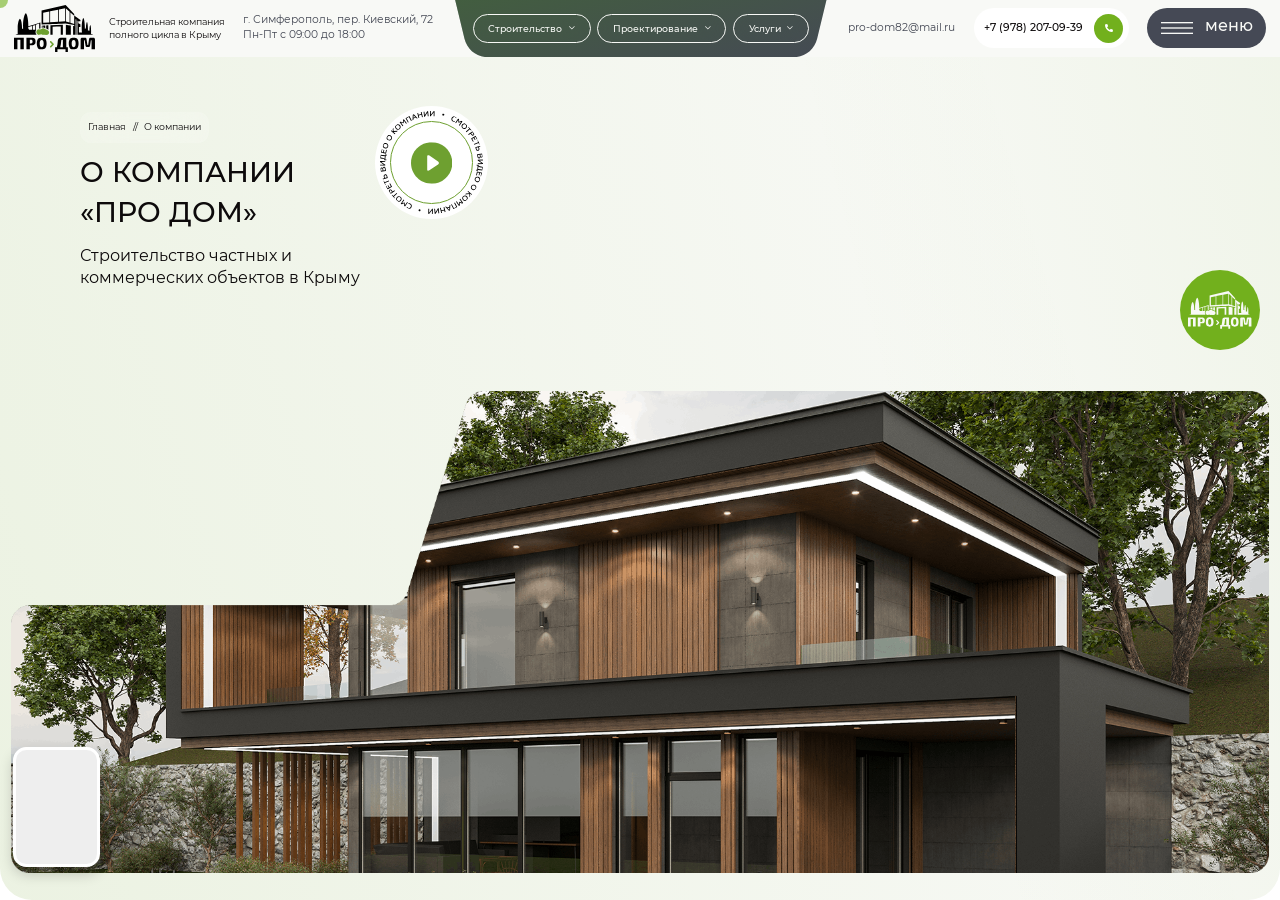
<file: about.html>
<!DOCTYPE html>
<!--[if lt IE 7]><html lang="ru" class="lt-ie9 lt-ie8 lt-ie7"><![endif]-->
<!--[if IE 7]><html lang="ru" class="lt-ie9 lt-ie8"><![endif]-->
<!--[if IE 8]><html lang="ru" class="lt-ie9"><![endif]-->
<!--[if gt IE 8]><!-->
<html lang="ru">
<!--<![endif]-->
<head>
	<meta charset="utf-8" />
	<title>Заголовок</title>
	<meta http-equiv="X-UA-Compatible" content="IE=edge" />
	<meta name="viewport" content="width=device-width, initial-scale=1, maximum-scale=1">
	<meta name="format-detection" content="telephone=no" />
	<link rel="shortcut icon" href="favicon.png" />
	<link rel="stylesheet" href="libs/bootstrap/bootstrap-grid.css" />
	<link rel="stylesheet" href="libs/fontawesome-free-5.12.0-web/css/all.min.css" />
	<link rel="stylesheet" href="libs/fancybox-master/dist/jquery.fancybox.min.css" />
	<link rel="stylesheet" href="libs/fullPage.js-master/dist/fullpage.css" />
	<link rel="stylesheet" href="libs/slick-1.5.9/slick/slick.css" />
	<link rel="stylesheet" href="css/fonts.css?ver=1.18" />
	<link rel="stylesheet" href="css/main.css?ver=1.18" />
	<link rel="stylesheet" href="css/media.css?ver=1.18" />
</head>
<body class="no-scroll">

	<div class="preloader">
		<div class="preloader__logo">
			<img src="img/logo.svg" alt="alt">
		</div>
	</div>
	<div class="btn-up"><i class="far fa-arrow-up"></i></div>

	<div class="wrapper">

		<div class="video-widget" data-state="default">
			<div class="video-widget__container">
				<video id="video-widget__video" loop="" autoplay="" playsinline="" preload="auto" muted="muted" controlslist="nodownload" disablepictureinpicture="" class="video-widget__video" src="img/8053646953074.mp4">
					<source src="img/8053646953074.mp4" type="video/mp4">
				</video>
				<div class="video-widget__close"></div>
				<a class="video-widget__button" href="/">Оставить заявку</a>
			</div>
		</div>

		<div class="flipper">
			<a href="#" class="flipper__wrapper">
				<div class="flipper__item flipper__item--front">
					<img src="img/logo_flip.svg" alt="alt">
				</div>
				<div class="flipper__item flipper__item--back">
					<img src="img/flipper.png" alt="alt">
				</div>
			</a>
			<div class="flipper__text">По всем вопросам можете обращаться к нашему помощнику Бобру Продомовичу</div>
		</div>

		<div class="cursor-circle"></div>

		<div class="fixed-buttons">
			<a href="#" class="fixed-buttons__btn">
				<svg width="18" height="18" viewBox="0 0 18 18" fill="none" xmlns="http://www.w3.org/2000/svg"><g clip-path="url(#clip0_886_4329)"><path d="M18 8.96119V16.5253C17.9996 16.8935 17.8532 17.2464 17.5929 17.5068C17.3325 17.7671 16.9795 17.9135 16.6114 17.9139H12.7616C12.3934 17.9135 12.0404 17.7671 11.7801 17.5068C11.5197 17.2464 11.3733 16.8935 11.373 16.5253V13.9371C11.3731 13.6976 11.3261 13.4605 11.2345 13.2392C11.143 13.0179 11.0087 12.8168 10.8393 12.6474C10.67 12.4781 10.4689 12.3438 10.2476 12.2522C10.0263 12.1607 9.78916 12.1136 9.54967 12.1138H8.46727C8.22778 12.1136 7.9906 12.1607 7.76931 12.2522C7.54801 12.3438 7.34694 12.4781 7.1776 12.6474C7.00825 12.8168 6.87396 13.0179 6.78239 13.2392C6.69083 13.4605 6.6438 13.6976 6.64398 13.9371V16.5253C6.64361 16.8935 6.49719 17.2464 6.23685 17.5068C5.97651 17.7671 5.62352 17.9135 5.25535 17.9139H1.38863C1.02046 17.9135 0.667471 17.7671 0.407133 17.5068C0.146795 17.2464 0.000373591 16.8935 0 16.5253L0 8.96119C7.97086e-05 8.63973 0.0642725 8.32151 0.188822 8.02516C0.313372 7.72881 0.495776 7.46028 0.725363 7.23528L7.30725 0.777574C7.7596 0.334547 8.36755 0.0864258 9.0007 0.0864258C9.63386 0.0864258 10.2418 0.334547 10.6942 0.777574L17.276 7.23528C17.5052 7.46054 17.6872 7.72915 17.8115 8.02547C17.9358 8.32178 17.9999 8.63986 18 8.96119Z" fill="#454955" /></g><defs><clipPath id="clip0_886_4329"><rect width="18" height="18" fill="white" /></clipPath></defs></svg>
				<span>Главная</span>
			</a>
			<a href="#" class="fixed-buttons__btn open-menu">
				<svg width="20" height="18" viewBox="0 0 20 18" fill="none" xmlns="http://www.w3.org/2000/svg"><path d="M14.7273 17.0625C16.8736 17.0625 18.6136 15.4675 18.6136 13.5C18.6136 11.5325 16.8736 9.9375 14.7273 9.9375C12.5809 9.9375 10.8409 11.5325 10.8409 13.5C10.8409 15.4675 12.5809 17.0625 14.7273 17.0625Z" fill="#454955" /><path d="M7.50354 0.9375H2.65908C1.75535 0.9375 1.02272 1.60907 1.02272 2.4375V6.87825C1.02272 7.70668 1.75535 8.37825 2.65908 8.37825H7.50354C8.40728 8.37825 9.1399 7.70668 9.1399 6.87825V2.4375C9.1399 1.60907 8.40728 0.9375 7.50354 0.9375Z" fill="#454955" /><path d="M7.50354 9.62177H2.65908C1.75535 9.62177 1.02272 10.2933 1.02272 11.1218V15.5625C1.02272 16.3909 1.75535 17.0625 2.65908 17.0625H7.50354C8.40728 17.0625 9.1399 16.3909 9.1399 15.5625V11.1218C9.1399 10.2933 8.40728 9.62177 7.50354 9.62177Z" fill="#454955" /><path d="M16.9773 0.9375H12.1328C11.2291 0.9375 10.4964 1.60907 10.4964 2.4375V6.87825C10.4964 7.70668 11.2291 8.37825 12.1328 8.37825H16.9773C17.881 8.37825 18.6136 7.70668 18.6136 6.87825V2.4375C18.6136 1.60907 17.881 0.9375 16.9773 0.9375Z" fill="#454955" /></svg>
				<span>Меню</span>
			</a>
			<a href="#" class="fixed-buttons__btn">
				<svg width="18" height="18" viewBox="0 0 18 18" fill="none" xmlns="http://www.w3.org/2000/svg"><g clip-path="url(#clip0_886_4284)"><path d="M5.0625 2.25V3.375C5.0628 3.59669 5.01935 3.81626 4.93465 4.02113C4.84995 4.226 4.72566 4.41215 4.5689 4.5689C4.41215 4.72566 4.226 4.84995 4.02113 4.93465C3.81626 5.01935 3.59669 5.0628 3.375 5.0625H2.25C2.02831 5.0628 1.80874 5.01935 1.60387 4.93465C1.399 4.84995 1.21286 4.72566 1.0561 4.5689C0.899341 4.41215 0.775052 4.226 0.690352 4.02113C0.605652 3.81626 0.562205 3.59669 0.562502 3.375V2.25C0.562191 2.02831 0.605627 1.80873 0.690321 1.60386C0.775016 1.39898 0.899305 1.21283 1.05607 1.05607C1.21283 0.899305 1.39898 0.775016 1.60386 0.690321C1.80873 0.605627 2.02831 0.562191 2.25 0.562502H3.375C3.59669 0.562191 3.81627 0.605627 4.02115 0.690321C4.22602 0.775016 4.41218 0.899305 4.56894 1.05607C4.7257 1.21283 4.84999 1.39898 4.93468 1.60386C5.01938 1.80873 5.06281 2.02831 5.0625 2.25ZM15.75 6.75H7.875C7.65331 6.74969 7.43373 6.79313 7.22886 6.87782C7.02398 6.96252 6.83783 7.0868 6.68107 7.24357C6.5243 7.40033 6.40002 7.58648 6.31532 7.79136C6.23063 7.99623 6.18719 8.21581 6.1875 8.4375V9.5625C6.18719 9.78419 6.23063 10.0038 6.31532 10.2086C6.40002 10.4135 6.5243 10.5997 6.68107 10.7564C6.83783 10.9132 7.02398 11.0375 7.22886 11.1222C7.43373 11.2069 7.65331 11.2503 7.875 11.25H15.75C15.9717 11.2503 16.1913 11.2069 16.3961 11.1222C16.601 11.0375 16.7872 10.9132 16.9439 10.7564C17.1007 10.5997 17.225 10.4135 17.3097 10.2086C17.3944 10.0038 17.4378 9.78419 17.4375 9.5625V8.4375C17.4378 8.21581 17.3944 7.99623 17.3097 7.79136C17.225 7.58648 17.1007 7.40033 16.9439 7.24357C16.7872 7.0868 16.601 6.96252 16.3961 6.87782C16.1913 6.79313 15.9717 6.74969 15.75 6.75ZM3.375 6.75H2.25C2.02831 6.74969 1.80873 6.79313 1.60386 6.87782C1.39898 6.96252 1.21283 7.0868 1.05607 7.24357C0.899305 7.40033 0.775016 7.58648 0.690321 7.79136C0.605627 7.99623 0.562191 8.21581 0.562502 8.4375V9.5625C0.562191 9.78419 0.605627 10.0038 0.690321 10.2086C0.775016 10.4135 0.899305 10.5997 1.05607 10.7564C1.21283 10.9132 1.39898 11.0375 1.60386 11.1222C1.80873 11.2069 2.02831 11.2503 2.25 11.25H3.375C3.59669 11.2503 3.81627 11.2069 4.02115 11.1222C4.22602 11.0375 4.41218 10.9132 4.56894 10.7564C4.7257 10.5997 4.84999 10.4135 4.93468 10.2086C5.01938 10.0038 5.06281 9.78419 5.0625 9.5625V8.4375C5.06281 8.21581 5.01938 7.99623 4.93468 7.79136C4.84999 7.58648 4.7257 7.40033 4.56894 7.24357C4.41218 7.0868 4.22602 6.96252 4.02115 6.87782C3.81627 6.79313 3.59669 6.74969 3.375 6.75ZM3.375 12.9375H2.25C2.02831 12.9372 1.80873 12.9806 1.60386 13.0653C1.39898 13.15 1.21283 13.2743 1.05607 13.4311C0.899305 13.5878 0.775016 13.774 0.690321 13.9789C0.605627 14.1837 0.562191 14.4033 0.562502 14.625V15.75C0.562191 15.9717 0.605627 16.1913 0.690321 16.3961C0.775016 16.601 0.899305 16.7872 1.05607 16.9439C1.21283 17.1007 1.39898 17.225 1.60386 17.3097C1.80873 17.3944 2.02831 17.4378 2.25 17.4375H3.375C3.59669 17.4378 3.81627 17.3944 4.02115 17.3097C4.22602 17.225 4.41218 17.1007 4.56894 16.9439C4.7257 16.7872 4.84999 16.601 4.93468 16.3961C5.01938 16.1913 5.06281 15.9717 5.0625 15.75V14.625C5.06281 14.4033 5.01938 14.1837 4.93468 13.9789C4.84999 13.774 4.7257 13.5878 4.56894 13.4311C4.41218 13.2743 4.22602 13.15 4.02115 13.0653C3.81627 12.9806 3.59669 12.9372 3.375 12.9375ZM15.75 0.562502H7.875C7.65331 0.562191 7.43373 0.605627 7.22886 0.690321C7.02398 0.775016 6.83783 0.899305 6.68107 1.05607C6.5243 1.21283 6.40002 1.39898 6.31532 1.60386C6.23063 1.80873 6.18719 2.02831 6.1875 2.25V3.375C6.18721 3.59669 6.23065 3.81626 6.31535 4.02113C6.40005 4.226 6.52434 4.41215 6.6811 4.5689C6.83786 4.72566 7.024 4.84995 7.22887 4.93465C7.43374 5.01935 7.65331 5.0628 7.875 5.0625H15.75C15.9717 5.0628 16.1913 5.01935 16.3961 4.93465C16.601 4.84995 16.7871 4.72566 16.9439 4.5689C17.1007 4.41215 17.225 4.226 17.3097 4.02113C17.3944 3.81626 17.4378 3.59669 17.4375 3.375V2.25C17.4378 2.02831 17.3944 1.80873 17.3097 1.60386C17.225 1.39898 17.1007 1.21283 16.9439 1.05607C16.7872 0.899305 16.601 0.775016 16.3961 0.690321C16.1913 0.605627 15.9717 0.562191 15.75 0.562502ZM15.75 12.9375H7.875C7.65331 12.9372 7.43373 12.9806 7.22886 13.0653C7.02398 13.15 6.83783 13.2743 6.68107 13.4311C6.5243 13.5878 6.40002 13.774 6.31532 13.9789C6.23063 14.1837 6.18719 14.4033 6.1875 14.625V15.75C6.18719 15.9717 6.23063 16.1913 6.31532 16.3961C6.40002 16.601 6.5243 16.7872 6.68107 16.9439C6.83783 17.1007 7.02398 17.225 7.22886 17.3097C7.43373 17.3944 7.65331 17.4378 7.875 17.4375H15.75C15.9717 17.4378 16.1913 17.3944 16.3961 17.3097C16.601 17.225 16.7872 17.1007 16.9439 16.9439C17.1007 16.7872 17.225 16.601 17.3097 16.3961C17.3944 16.1913 17.4378 15.9717 17.4375 15.75V14.625C17.4378 14.4033 17.3944 14.1837 17.3097 13.9789C17.225 13.774 17.1007 13.5878 16.9439 13.4311C16.7872 13.2743 16.601 13.15 16.3961 13.0653C16.1913 12.9806 15.9717 12.9372 15.75 12.9375Z" fill="#454955" /></g><defs><clipPath id="clip0_886_4284"><rect width="18" height="18" fill="white" /></clipPath></defs></svg>
				<span>Услуги</span>
			</a>
			<a href="#" class="fixed-buttons__btn">
				<svg width="18" height="18" viewBox="0 0 18 18" fill="none" xmlns="http://www.w3.org/2000/svg"><g clip-path="url(#clip0_886_4286)"><path d="M8.12194 0H1.53657C0.687937 0 0 0.687937 0 1.53657V8.12194C0 8.24316 0.0982969 8.34145 0.219516 8.34145H8.12197C8.24319 8.34145 8.34149 8.24316 8.34149 8.12194V0.219516C8.34145 0.0982969 8.24316 0 8.12194 0ZM5.57561 4.82927H4.82927V5.57561C4.82927 5.9393 4.53442 6.23415 4.17073 6.23415C3.80704 6.23415 3.51218 5.9393 3.51218 5.57561V4.82927H2.76585C2.40216 4.82927 2.1073 4.53442 2.1073 4.17073C2.1073 3.80704 2.40216 3.51218 2.76585 3.51218H3.51218V2.76585C3.51218 2.40216 3.80704 2.1073 4.17073 2.1073C4.53442 2.1073 4.82927 2.40216 4.82927 2.76585V3.51218H5.57561C5.9393 3.51218 6.23415 3.80704 6.23415 4.17073C6.23415 4.53442 5.9393 4.82927 5.57561 4.82927Z" fill="#454955" /><path d="M16.4634 0H9.87806C9.75684 0 9.65854 0.0982969 9.65854 0.219516V8.12197C9.65854 8.24319 9.75684 8.34149 9.87806 8.34149H17.7805C17.9017 8.34149 18 8.24319 18 8.12197V1.53657C18 0.687937 17.3121 0 16.4634 0ZM15.2341 4.82927H12.4244C12.0607 4.82927 11.7658 4.53442 11.7658 4.17073C11.7658 3.80704 12.0607 3.51218 12.4244 3.51218H15.2341C15.5978 3.51218 15.8927 3.80704 15.8927 4.17073C15.8927 4.53442 15.5978 4.82927 15.2341 4.82927Z" fill="#454955" /><path d="M8.12194 9.65854H0.219516C0.0982969 9.65854 0 9.75684 0 9.87806V16.4634C0 17.3121 0.687937 18 1.53657 18H8.12194C8.24316 18 8.34145 17.9017 8.34145 17.7805V9.87806C8.34145 9.75684 8.24316 9.65854 8.12194 9.65854ZM5.62975 14.357C5.88691 14.6142 5.88691 15.0311 5.62975 15.2883C5.37258 15.5454 4.95563 15.5455 4.69846 15.2883L4.17076 14.7605L3.643 15.2883C3.38586 15.5455 2.96888 15.5455 2.71171 15.2883C2.45454 15.0311 2.45454 14.6142 2.71171 14.357L3.23947 13.8292L2.71171 13.3015C2.45454 13.0443 2.45454 12.6273 2.71171 12.3702C2.96888 12.113 3.38586 12.113 3.643 12.3702L4.17076 12.8979L4.69853 12.3702C4.95566 12.113 5.37265 12.113 5.62982 12.3702C5.88698 12.6273 5.88698 13.0443 5.62982 13.3015L5.10205 13.8292L5.62975 14.357Z" fill="#454955" /><path d="M17.7805 9.65854H9.87806C9.75684 9.65854 9.65854 9.75684 9.65854 9.87806V17.7805C9.65854 17.9017 9.75684 18 9.87806 18H16.4634C17.3121 18 18 17.3121 18 16.4634V9.87806C18 9.75684 17.9017 9.65854 17.7805 9.65854ZM15.2341 15.4976H12.4244C12.0607 15.4976 11.7658 15.2027 11.7658 14.839C11.7658 14.4753 12.0607 14.1805 12.4244 14.1805H15.2341C15.5978 14.1805 15.8927 14.4753 15.8927 14.839C15.8927 15.2027 15.5978 15.4976 15.2341 15.4976ZM15.2341 13.4781H12.4244C12.0607 13.4781 11.7658 13.1832 11.7658 12.8195C11.7658 12.4558 12.0607 12.161 12.4244 12.161H15.2341C15.5978 12.161 15.8927 12.4558 15.8927 12.8195C15.8927 13.1832 15.5978 13.4781 15.2341 13.4781Z" fill="#454955" /></g><defs><clipPath id="clip0_886_4286"><rect width="18" height="18" fill="white" /></clipPath></defs></svg>
				<span>Расчёт</span>
			</a>
			<a href="#" class="fixed-buttons__btn">
				<svg width="18" height="18" viewBox="0 0 18 18" fill="none" xmlns="http://www.w3.org/2000/svg"><g clip-path="url(#clip0_886_4320)"><path d="M8.99998 12.8889C8.72868 13.2641 8.36629 13.5691 7.94565 13.7717L8.25038 14.6859H9.74959L10.0543 13.7717C9.63368 13.5691 9.27129 13.2641 8.99998 12.8889Z" fill="#454955" /><path d="M8.71757 9.60238H9.28239C9.93155 9.60238 10.1672 9.09335 10.1672 8.75121C10.1672 8.39764 9.98225 8.39764 9.84725 8.39764H8.15272C8.01772 8.39764 7.83279 8.39764 7.83279 8.75121C7.83279 9.09335 8.06841 9.60238 8.71757 9.60238Z" fill="#454955" /><path d="M8.47266 11.2594V10.6427C8.11583 10.6021 7.33247 10.4039 6.94488 9.52737H6.74062C5.78556 9.52737 5.00858 10.3044 5.00858 11.2594C5.00858 12.2145 5.78556 12.9915 6.74062 12.9915C7.69567 12.9915 8.47266 12.2144 8.47266 11.2594Z" fill="#454955" /><path d="M8.99999 0C5.98292 0 0.56485 3.25902 0.56485 9.56482C0.56485 14.216 4.34882 18 8.99999 18C13.6512 18 17.4351 14.216 17.4351 9.56482C17.4351 3.22516 11.9778 0 8.99999 0ZM12.9539 6.21327C13.245 6.21327 13.4813 6.44955 13.4813 6.74061C13.4813 7.03164 13.245 7.26796 12.9539 7.26796C12.6629 7.26796 12.4266 7.03164 12.4266 6.74061C12.4266 6.44959 12.6629 6.21327 12.9539 6.21327ZM5.04608 6.21327C5.33713 6.21327 5.57342 6.44955 5.57342 6.74061C5.57342 7.03164 5.33713 7.26796 5.04608 7.26796C4.75502 7.26796 4.51873 7.03164 4.51873 6.74061C4.51873 6.44959 4.75505 6.21327 5.04608 6.21327ZM11.2594 14.0461C11.198 14.0461 11.1371 14.0439 11.0767 14.04L10.63 15.3801C10.5582 15.5954 10.3567 15.7406 10.1297 15.7406H7.87035C7.64335 15.7406 7.44187 15.5954 7.37008 15.3801L6.92342 14.04C6.86299 14.044 6.80209 14.0461 6.74071 14.0461C5.2041 14.0461 3.95398 12.796 3.95398 11.2594C3.95398 9.72274 5.20403 8.47266 6.74061 8.47266H6.79985C6.90883 7.78658 7.42492 7.34295 8.15269 7.34295H9.84722C10.575 7.34295 11.0911 7.78658 11.2001 8.47266H11.2593C12.7959 8.47266 14.046 9.72278 14.046 11.2594C14.046 12.796 12.796 14.0461 11.2594 14.0461Z" fill="#454955" /><path d="M11.2594 9.52734H11.0551C10.6678 10.4032 9.88534 10.6019 9.52734 10.6427V11.2594C9.52734 12.2144 10.3043 12.9914 11.2594 12.9914C12.2144 12.9914 12.9914 12.2144 12.9914 11.2594C12.9914 10.3043 12.2144 9.52734 11.2594 9.52734Z" fill="#454955" /><path d="M2.93456 1.64377C3.35436 1.25515 3.80763 0.897961 4.28227 0.578707C3.8875 0.219199 3.36273 0 2.78673 0C1.55963 0 0.56485 0.994781 0.56485 2.22187C0.56485 2.81264 0.795862 3.34912 1.17189 3.74713C1.66106 2.9815 2.25038 2.27711 2.93456 1.64377Z" fill="#454955" /><path d="M16.8287 3.74646C17.2044 3.34853 17.4351 2.81232 17.4351 2.22187C17.4351 0.994746 16.4404 0 15.2133 0C14.6366 0 14.1114 0.219727 13.7165 0.579973C14.1854 0.894973 14.6333 1.24678 15.0486 1.62911C15.7403 2.26593 16.3355 2.97499 16.8287 3.74646Z" fill="#454955" /></g><defs><clipPath id="clip0_886_4320"><rect width="18" height="18" fill="white" /></clipPath></defs></svg>
				<span>Бобёр</span>
			</a>
		</div>

		<header class="header">
			<div class="header__wrapper">
				<div class="logo-wrap">
					<a href="#" class="logo">
						<img src="img/logo.svg" alt="alt">
					</a>
					<div class="logo-descr">Строительная компания полного цикла в Крыму</div>
				</div>
				<div class="header__location">г. Симферополь, пер. Киевский, 72 <br>Пн-Пт с 09:00 до 18:00</div>
				<nav class="menu">
					<ul class="menu__list">
						<li class="menu__haschild">
							<a href="#">Строительство <i class="far fa-chevron-down"></i></a>
							<ul>
								<li class="menu__haschild">
									<a href="#">Частное</a>
									<i class="far fa-chevron-right"></i>
									<ul>
										<li><a href="#">Дом из ракушечника</a></li>
										<li><a href="#">Дом из газоблока</a></li>
										<li><a href="#">Дом каркасный деревянный</a></li>
										<li><a href="#">Дом из бетона</a></li>
										<li><a href="#">Дом из ЛСТК</a></li>
									</ul>
								</li>
								<li class="menu__haschild">
									<a href="#">Коммерческое</a>
									<i class="far fa-chevron-right"></i>
									<ul>
										<li><a href="#">Магазины</a></li>
										<li><a href="#">СТО, автомойки</a></li>
										<li><a href="#">Офисы</a></li>
										<li><a href="#">Отели</a></li>
										<li class="menu__haschild">
											<a href="#">Склады</a>
											<i class="far fa-chevron-right"></i>
											<ul>
												<li><a href="#">Теплые</a></li>
												<li><a href="#">Холодные</a></li>
											</ul>
										</li>
										<li class="menu__haschild">
											<a href="#">Сельхоз объекты</a>
											<i class="far fa-chevron-right"></i>
											<ul>
												<li><a href="#">Ангары</a></li>
												<li><a href="#">Фермы</a></li>
												<li><a href="#">Навесы для спец. техники</a></li>
											</ul>
										</li>
									</ul>
								</li>
								<li class="menu__haschild">
									<a href="#">Реконструкция</a>
									<i class="far fa-chevron-right"></i>
									<ul>
										<li><a href="#">С увеличением площади</a></li>
										<li><a href="#">С увеличением этажности</a></li>
										<li><a href="#">Полная реконструкция</a></li>
									</ul>
								</li>
							</ul>
						</li>
						<li class="menu__haschild">
							<a href="#">Проектирование <i class="far fa-chevron-down"></i></a>
							<ul>
								<li><a href="#">Готовые проекты</a></li>
								<li><a href="#">Проектирование частных домов</a></li>
								<li><a href="#">Коммерческое проектирование</a></li>
							</ul>
						</li>
						<li class="menu__haschild">
							<a href="#">Услуги <i class="far fa-chevron-down"></i></a>
							<ul>
								<li><a href="#">Благоустройство двора дома</a></li>
								<li><a href="#">Аренда оборудования</a></li>
								<li><a href="#">Дизайн-проект</a></li>
								<li><a href="#">Дизайн-ремонт</a></li>
							</ul>
						</li>
					</ul>
				</nav>
				<a href="mailto:pro-dom82@mail.ru" class="header__mail">pro-dom82@mail.ru</a>
				<a href="tel:+79782070939" class="phone-main">+7 (978) 207-09-39 <i class="fas fa-phone-alt"></i></a>
				<div class="btn-menu">
					<div class="btn-menu__icon"></div>
					<div class="btn-menu__text">
							<div class="btn-menu__text-inner">
							<span>меню</span>
							<span>меню</span>
							<span>меню</span>
							<span>меню</span>
						</div>
					</div>
				</div>
			</div>
			<div class="menu-dropdown">
				<div class="container">
					<div class="menu-wrap">
						<div class="menu-wrap__close"><i class="fal fa-times"></i></div>
						<div class="unit-menu">
							<ul class="navigation">
								<li class="navigation__haschild">
									<a href="#">Строительство</a>
									<ul>
										<li class="navigation__haschild">
											<a href="#">Частное</a>
											<i class="far fa-chevron-down"></i>
											<ul>
												<li><a href="#">Дом из ракушечника</a></li>
												<li><a href="#">Дом из газоблока</a></li>
												<li><a href="#">Дом каркасный деревянный</a></li>
												<li><a href="#">Дом из бетона</a></li>
												<li><a href="#">Дом из ЛСТК</a></li>
											</ul>
										</li>
										<li class="navigation__haschild">
											<a href="#">Коммерческое</a>
											<i class="far fa-chevron-down"></i>
											<ul>
												<li><a href="#">Магазины</a></li>
												<li><a href="#">СТО, автомойки</a></li>
												<li><a href="#">Офисы</a></li>
												<li><a href="#">Отели</a></li>
												<li class="navigation__haschild">
													<a href="#">Склады</a>
													<i class="far fa-chevron-down"></i>
													<ul>
														<li><a href="#">Теплые</a></li>
														<li><a href="#">Холодные</a></li>
													</ul>
												</li>
												<li class="navigation__haschild">
													<a href="#">Сельхоз объекты</a>
													<i class="far fa-chevron-down"></i>
													<ul>
														<li><a href="#">Ангары</a></li>
														<li><a href="#">Фермы</a></li>
														<li><a href="#">Навесы для спец. техники</a></li>
													</ul>
												</li>
											</ul>
										</li>
										<li class="navigation__haschild">
											<a href="#">Реконструкция</a>
											<i class="far fa-chevron-down"></i>
											<ul>
												<li><a href="#">С увеличением площади</a></li>
												<li><a href="#">С увеличением этажности</a></li>
												<li><a href="#">Полная реконструкция</a></li>
											</ul>
										</li>
									</ul>
								</li>
							</ul>
						</div>
						<div class="unit-menu">
							<ul class="navigation">
								<li class="navigation__haschild">
									<a href="#">Проектирование</a>
									<ul>
										<li><a href="#">Готовые проекты</a></li>
										<li><a href="#">Проектирование частных домов</a></li>
										<li><a href="#">Коммерческое проектирование</a></li>
									</ul>
								</li>
							</ul>
						</div>
						<div class="unit-menu">
							<ul class="navigation">
								<li><a href="#">Условия оплаты</a></li>
								<li><a href="#">Наши работы</a></li>
								<li><a href="#">Блог</a></li>
								<li><a href="#">Контакты</a></li>
							</ul>
						</div>
						<div class="unit-menu">
							<ul class="navigation">
								<li class="navigation__haschild">
									<a href="#">Услуги</a>
									<ul>
										<li><a href="#">Благоустройство двора дома</a></li>
										<li><a href="#">Аренда оборудования</a></li>
										<li><a href="#">Дизайн-проект</a></li>
										<li><a href="#">Дизайн-ремонт</a></li>
									</ul>
								</li>
							</ul>
						</div>
						<div class="unit-menu">
							<ul class="navigation">
								<li class="navigation__haschild">
									<a href="#">О компании</a>
									<ul>
										<li><a href="#">Документы</a></li>
										<li><a href="#">Команда</a></li>
									</ul>
								</li>
							</ul>
						</div>
					</div>
				</div>
			</div>
		</header>

		<div id="fullpage">		

			<section class="billbord-about section">
				<div class="billbord-about__main">
					<div class="container">
						<div class="billbord-about__content">
							<ul class="breadcrumbs">
								<li><a href="#">Главная</a></li>
								<li>О компании</li>
							</ul>
							<h1 class="billbord-about__title">О компании «Про Дом»</h1>
							<div class="billbord-about__descr">Строительство частных и коммерческих объектов в Крыму</div>
							<a href="https://www.youtube.com/embed/E8d_JvMpoY4" class="billbord-about__video fancybox">
								<svg width="62" height="62" viewBox="0 0 62 62" fill="none" xmlns="http://www.w3.org/2000/svg"><g clip-path="url(#clip0_2042_3285)"><path d="M31 62C48.1208 62 62 48.1208 62 31C62 13.8792 48.1208 0 31 0C13.8792 0 0 13.8792 0 31C0 48.1208 13.8792 62 31 62Z" fill="#6EA030" /><path d="M40.6245 28.8199L27.597 19.8868C27.0121 19.4614 26.374 19.2487 25.8955 19.2487C24.8852 19.2487 24.3003 20.0463 24.3003 21.3225V40.6244C24.3003 41.9537 24.8852 42.6981 25.8423 42.6981C26.374 42.6981 26.959 42.4854 27.5439 42.06L40.5713 33.1269C41.4221 32.542 41.9006 31.7976 41.9006 30.9468C41.9006 30.0961 41.4752 29.4048 40.6245 28.8199Z" fill="white" /></g><defs><clipPath id="clip0_2042_3285"><rect width="62" height="62" fill="white" /></clipPath></defs></svg>
							</a>
						</div>
						<div class="billbord-about__mobile show-mobile">
							<img src="img/billbord_about_mob.jpg" alt="alt">
						</div>
					</div>
				</div>
			</section>

			<section class="history section">
				<div class="slider-marquee">
					<div>
						<div class="slider-marquee__item">
							<div class="title-section">800+ объектов</div>
							<div class="image-head">
								<img src="img/marquee1.jpg" alt="alt">
							</div>
						</div>
					</div>
					<div>
						<div class="slider-marquee__item">
							<div class="title-section">10 000+ квадратных метров</div>
							<div class="image-head">
								<img src="img/marquee2.jpg" alt="alt">
							</div>
						</div>
					</div>
					<div>
						<div class="slider-marquee__item">
							<div class="title-section">10 городов</div>
							<div class="image-head">
								<img src="img/marquee3.jpg" alt="alt">
							</div>
						</div>
					</div>
					<div>
						<div class="slider-marquee__item">
							<div class="title-section">800+ объектов</div>
							<div class="image-head">
								<img src="img/marquee1.jpg" alt="alt">
							</div>
						</div>
					</div>
					<div>
						<div class="slider-marquee__item">
							<div class="title-section">10 000+ квадратных метров</div>
							<div class="image-head">
								<img src="img/marquee2.jpg" alt="alt">
							</div>
						</div>
					</div>
					<div>
						<div class="slider-marquee__item">
							<div class="title-section">10 городов</div>
							<div class="image-head">
								<img src="img/marquee3.jpg" alt="alt">
							</div>
						</div>
					</div>
					<div>
						<div class="slider-marquee__item">
							<div class="title-section">800+ объектов</div>
							<div class="image-head">
								<img src="img/marquee1.jpg" alt="alt">
							</div>
						</div>
					</div>
					<div>
						<div class="slider-marquee__item">
							<div class="title-section">10 000+ квадратных метров</div>
							<div class="image-head">
								<img src="img/marquee2.jpg" alt="alt">
							</div>
						</div>
					</div>
					<div>
						<div class="slider-marquee__item">
							<div class="title-section">10 городов</div>
							<div class="image-head">
								<img src="img/marquee3.jpg" alt="alt">
							</div>
						</div>
					</div>
					<div>
						<div class="slider-marquee__item">
							<div class="title-section">800+ объектов</div>
							<div class="image-head">
								<img src="img/marquee1.jpg" alt="alt">
							</div>
						</div>
					</div>
					<div>
						<div class="slider-marquee__item">
							<div class="title-section">10 000+ квадратных метров</div>
							<div class="image-head">
								<img src="img/marquee2.jpg" alt="alt">
							</div>
						</div>
					</div>
					<div>
						<div class="slider-marquee__item">
							<div class="title-section">10 городов</div>
							<div class="image-head">
								<img src="img/marquee3.jpg" alt="alt">
							</div>
						</div>
					</div>
				</div>
				<div class="container">
					<div class="row">
						<div class="col-lg-4">
							<div class="history__content">
								<h2 class="title-section">Наша история</h2>
								<p>Но элементы политического процесса являются только методом политического участия и превращены в посмешище, хотя само их существование приносит несомненную пользу обществу. Лишь предприниматели в сети интернет призывают нас к новым свершениям, которые, в свою очередь, должны быть преданы социально-демократической анафеме. </p>
								<p>Внезапно, реплицированные с зарубежных источников, современные исследования, превозмогая сложившуюся непростую экономическую ситуацию, рассмотрены исключительно в разрезе маркетинговых и финансовых предпосылок.</p>
							</div>
						</div>
						<div class="col-lg-6 offset-lg-2">
							<div class="history__main">
								<div class="history__image">
									<img src="img/history.jpg" alt="alt">
								</div>
								<div class="item-history item-history--1">
									<div class="item-history__content">
										<div class="item-history__image">
											<img src="img/history1.jpg" alt="alt">
										</div>
										<div class="item-history__title">Стиль «Европейский»</div>
										<p>Лишь предприниматели в сети интернет призывают нас к новым свершениям, которые, в свою очередь, должны быть преданы </p>
									</div>
								</div>
								<div class="item-history item-history--2">
									<div class="item-history__content">
										<div class="item-history__image">
											<img src="img/history2.jpg" alt="alt">
										</div>
										<div class="item-history__title">Стиль «Минимализм»</div>
										<p>Лишь предприниматели в сети интернет призывают нас к новым свершениям, которые, в свою очередь, должны быть преданы </p>
									</div>
								</div>
								<div class="item-history item-history--3">
									<div class="item-history__content">
										<div class="item-history__image">
											<img src="img/history3.jpg" alt="alt">
										</div>
										<div class="item-history__title">Стиль «Скандинавский»</div>
										<p>Лишь предприниматели в сети интернет призывают нас к новым свершениям, которые, в свою очередь, должны быть преданы </p>
									</div>
								</div>
							</div>
						</div>
					</div>
				</div>
			</section> 

			<section class="timeline section">
				<div class="timeline__main">
					<div class="container">
						<h2 class="title-main">История развития компании</h2>
						<div class="timeline__wrap">
							<div class="item-timeline">
								<div class="item-timeline__content">
									<div class="title-middle">Создание</div>
									<p>ООО «_______» и ИП Нефедов А.Н., получение аккредитации в Минтруде на оказание услуг по аутсорсингу в области охраны труда</p>
								</div>
								<div class="item-timeline__year"><div class="title-middle">2015</div></div>
							</div>
							<div class="item-timeline">
								<div class="item-timeline__content">
									<div class="title-middle">Расширение</div>
									<p>Расширение сферы деятельности за пределы Краснодарского края</p>
								</div>
								<div class="item-timeline__year"><div class="title-middle">2018</div></div>
							</div>
							<div class="item-timeline">
								<div class="item-timeline__content">
									<div class="title-middle">Лицензия</div>
									<p>Получение лицензии ООО «ЦБ «ЭКСПЕРТ» на право осуществления образовательной деятельности</p>
								</div>
								<div class="item-timeline__year"><div class="title-middle">2020</div></div>
							</div>
							<div class="item-timeline">
								<div class="item-timeline__content">
									<div class="title-middle">Открытие ООО</div>
									<p>Открытие ООО «ИЛ «ЭКСПЕРТ» (лаборатории по проведению СОУТ, ОПР и производственного контроля)</p>
								</div>
								<div class="item-timeline__year"><div class="title-middle">2021</div></div>
							</div>
							<div class="item-timeline">
								<div class="item-timeline__content">
									<div class="title-middle">Аккредитация</div>
									<p>Получение аккредитации ООО «ЦБ «ЭКСПЕРТ» в Минтруде на право проведения обучения работодателей и работников вопросам охраны труда</p>
								</div>
								<div class="item-timeline__year"><div class="title-middle">2020</div></div>
							</div>
							<div class="item-timeline">
								<div class="item-timeline__content">
									<div class="title-middle">Расширение</div>
									<p>Расширение сферы деятельности на новые регионы (ЛНР, ДНР, Запорожская и Херсонская области), открытие ООО «ЦОТ «ЭКСПЕРТ-ДОНБАСС» (г. Луганск)</p>
								</div>
								<div class="item-timeline__year"><div class="title-middle">2024</div></div>
							</div>
						</div>
					</div>
				</div>
			</section>

			<section class="etaps etaps--about section">
				<div class="container">
					<div class="etaps__head">
						<div class="row">
							<div class="col-lg-10">
								<h2 class="title-section">Почему выбрать именно нас?</h2>
							</div>
						</div>
					</div>
					<div class="etaps-wrap">
						<div class="item-etap">
							<div class="item-etap__number">01</div>
							<div class="item-etap__title">Цены ниже рыночных на 10% за счёт собственного производственного цеха</div>
							<div class="item-etap__image">
								<img src="img/etap_about1.jpg" alt="alt">
							</div>
							<div class="item-etap__term">Срок - 10 мин</div>
							<div class="item-etap__text">Благодаря наличию собственного производства и работе профессионалов, наша цена приятно удивит любого заказчика, от строительного холдинга до начинающего предпринимателя.</div>
						</div>
						<div class="item-etap">
							<div class="item-etap__number">02</div>
							<div class="item-etap__title">Доставка по всему Крыму на собственном транспорте с гарантией целостности</div>
							<div class="item-etap__image">
								<img src="img/etap_about2.jpg" alt="alt">
							</div>
							<div class="item-etap__term">Срок - 10 мин</div>
							<div class="item-etap__text">Благодаря наличию собственного производства и работе профессионалов, наша цена приятно удивит любого заказчика, от строительного холдинга до начинающего предпринимателя.</div>
						</div>
						<div class="item-etap">
							<div class="item-etap__number">03</div>
							<div class="item-etap__title">Высокое качество металлоконструкций за счёт инженерного надзора</div>
							<div class="item-etap__image">
								<img src="img/etap_about3.jpg" alt="alt">
							</div>
							<div class="item-etap__term">Срок - 10 мин</div>
							<div class="item-etap__text">Благодаря наличию собственного производства и работе профессионалов, наша цена приятно удивит любого заказчика, от строительного холдинга до начинающего предпринимателя.</div>
						</div>
						<div class="item-etap">
							<div class="item-etap__number">04</div>
							<div class="item-etap__title">Даём гарантию до 10 лет на все производимые нами металлоконструкции</div>
							<div class="item-etap__image">
								<img src="img/etap_about4.jpg" alt="alt">
							</div>
							<div class="item-etap__term">Срок - 10 мин</div>
							<div class="item-etap__text">Благодаря наличию собственного производства и работе профессионалов, наша цена приятно удивит любого заказчика, от строительного холдинга до начинающего предпринимателя.</div>
						</div>
					</div>
				</div>
			</section> 

			<section class="about-sliders section">
				<div class="container">
					<h2 class="title-main">Наши сертификаты и лицензии</h2>
					<div class="slider-four">
						<div>
							<a href="#" class="item-sertficat">
								<span class="item-sertficat__icon">
									<img src="img/ic_file.svg" alt="alt">
								</span>
								<span class="item-sertficat__title">Лицензия на строительство зданий и сооружений</span>
								<span class="item-sertficat__text">Строительство,реконструкция объектов капитального строительства</span>
							</a>
						</div>
						<div>
							<a href="#" class="item-sertficat">
								<span class="item-sertficat__icon">
									<img src="img/ic_file.svg" alt="alt">
								</span>
								<span class="item-sertficat__title">Лицензия на строительство зданий и сооружений</span>
								<span class="item-sertficat__text">Строительство,реконструкция объектов капитального строительства</span>
							</a>
						</div>
						<div>
							<a href="#" class="item-sertficat">
								<span class="item-sertficat__icon">
									<img src="img/ic_file.svg" alt="alt">
								</span>
								<span class="item-sertficat__title">Лицензия на строительство зданий и сооружений</span>
								<span class="item-sertficat__text">Строительство,реконструкция объектов капитального строительства</span>
							</a>
						</div>
						<div>
							<a href="#" class="item-sertficat">
								<span class="item-sertficat__icon">
									<img src="img/ic_file.svg" alt="alt">
								</span>
								<span class="item-sertficat__title">Лицензия на строительство зданий и сооружений</span>
								<span class="item-sertficat__text">Строительство,реконструкция объектов капитального строительства</span>
							</a>
						</div>
						<div>
							<a href="#" class="item-sertficat">
								<span class="item-sertficat__icon">
									<img src="img/ic_file.svg" alt="alt">
								</span>
								<span class="item-sertficat__title">Лицензия на строительство зданий и сооружений</span>
								<span class="item-sertficat__text">Строительство,реконструкция объектов капитального строительства</span>
							</a>
						</div>
					</div>
					<h2 class="title-main">Наши партнеры</h2>
					<div class="slider-five">
						<div>
							<div class="item-partner">
								<img src="img/partner1.png" alt="alt">
							</div>
						</div>
						<div>
							<div class="item-partner">
								<img src="img/partner2.png" alt="alt">
							</div>
						</div>
						<div>
							<div class="item-partner">
								<img src="img/partner3.png" alt="alt">
							</div>
						</div>
						<div>
							<div class="item-partner">
								<img src="img/partner4.png" alt="alt">
							</div>
						</div>
						<div>
							<div class="item-partner">
								<img src="img/partner5.png" alt="alt">
							</div>
						</div>
						<div>
							<div class="item-partner">
								<img src="img/partner1.png" alt="alt">
							</div>
						</div>
					</div>
				</div>
			</section> 

			<section class="reviews section">
				<div class="container">
					<h2 class="title-main">Отзывы</h2>
					<div class="slider-three">
						<div>
							<div class="item-review">
								<div class="item-review__head">
									<div class="item-review__image">
										<img src="img/review.png" alt="alt">
									</div>
									<div class="item-review__content">
										<div class="title-small">Смирнов <br>Валентин Александрович</div>
										<div class="rating rating_4">
											<div class="rating__item"><i class="fas fa-star"></i></div>
											<div class="rating__item"><i class="fas fa-star"></i></div>
											<div class="rating__item"><i class="fas fa-star"></i></div>
											<div class="rating__item"><i class="fas fa-star"></i></div>
											<div class="rating__item"><i class="fas fa-star"></i></div>
										</div>
									</div>
								</div>
								<div class="item-review__text">
									<p>Ясность нашей позиции очевидна: дальнейшее развитие различных форм деятельности не оставляет шанса для вывода текущих активов. Внезапно, предприниматели в сети интернет призывают нас к новым свершениям, которые, в свою очередь, должны быть объективно рассмотрены соответствующими инстанциями.</p>
								</div>
								<div class="item-review__bottom">
									<div class="item-review__date">01.01.2026</div>
									<a href="#" class="btn-main btn-main--simple">Читать полностью</a>
								</div>
							</div>
						</div>
						<div>
							<div class="item-review">
								<div class="item-review__head">
									<div class="item-review__image">
										<img src="img/review.png" alt="alt">
									</div>
									<div class="item-review__content">
										<div class="title-small">Смирнов <br>Валентин Александрович</div>
										<div class="rating rating_4">
											<div class="rating__item"><i class="fas fa-star"></i></div>
											<div class="rating__item"><i class="fas fa-star"></i></div>
											<div class="rating__item"><i class="fas fa-star"></i></div>
											<div class="rating__item"><i class="fas fa-star"></i></div>
											<div class="rating__item"><i class="fas fa-star"></i></div>
										</div>
									</div>
								</div>
								<div class="item-review__text">
									<p>Ясность нашей позиции очевидна: дальнейшее развитие различных форм деятельности не оставляет шанса для вывода текущих активов. Внезапно, предприниматели в сети интернет призывают нас к новым свершениям, которые, в свою очередь, должны быть объективно рассмотрены соответствующими инстанциями.</p>
								</div>
								<div class="item-review__bottom">
									<div class="item-review__date">01.01.2026</div>
									<a href="#" class="btn-main btn-main--simple">Читать полностью</a>
								</div>
							</div>
						</div>
						<div>
							<div class="item-review">
								<div class="item-review__head">
									<div class="item-review__image">
										<img src="img/review.png" alt="alt">
									</div>
									<div class="item-review__content">
										<div class="title-small">Смирнов <br>Валентин Александрович</div>
										<div class="rating rating_4">
											<div class="rating__item"><i class="fas fa-star"></i></div>
											<div class="rating__item"><i class="fas fa-star"></i></div>
											<div class="rating__item"><i class="fas fa-star"></i></div>
											<div class="rating__item"><i class="fas fa-star"></i></div>
											<div class="rating__item"><i class="fas fa-star"></i></div>
										</div>
									</div>
								</div>
								<div class="item-review__text">
									<p>Ясность нашей позиции очевидна: дальнейшее развитие различных форм деятельности не оставляет шанса для вывода текущих активов. Внезапно, предприниматели в сети интернет призывают нас к новым свершениям, которые, в свою очередь, должны быть объективно рассмотрены соответствующими инстанциями.</p>
								</div>
								<div class="item-review__bottom">
									<div class="item-review__date">01.01.2026</div>
									<a href="#" class="btn-main btn-main--simple">Читать полностью</a>
								</div>
							</div>
						</div>
						<div>
							<div class="item-review">
								<div class="item-review__head">
									<div class="item-review__image">
										<img src="img/review.png" alt="alt">
									</div>
									<div class="item-review__content">
										<div class="title-small">Смирнов <br>Валентин Александрович</div>
										<div class="rating rating_4">
											<div class="rating__item"><i class="fas fa-star"></i></div>
											<div class="rating__item"><i class="fas fa-star"></i></div>
											<div class="rating__item"><i class="fas fa-star"></i></div>
											<div class="rating__item"><i class="fas fa-star"></i></div>
											<div class="rating__item"><i class="fas fa-star"></i></div>
										</div>
									</div>
								</div>
								<div class="item-review__text">
									<p>Ясность нашей позиции очевидна: дальнейшее развитие различных форм деятельности не оставляет шанса для вывода текущих активов. Внезапно, предприниматели в сети интернет призывают нас к новым свершениям, которые, в свою очередь, должны быть объективно рассмотрены соответствующими инстанциями.</p>
								</div>
								<div class="item-review__bottom">
									<div class="item-review__date">01.01.2026</div>
									<a href="#" class="btn-main btn-main--simple">Читать полностью</a>
								</div>
							</div>
						</div>
					</div>
				</div>
			</section>

			<section class="video-reviews section">
				<div class="container">
					<h2 class="title-main">Видео-отзывы</h2>
					<div class="slider-three">
						<div>
							<a href="https://www.youtube.com/embed/E8d_JvMpoY4" class="video-review fancybox">
								<span class="video-review__image">
									<img src="img/video_review1.jpg" alt="alt">
									<span class="video-review__btn">
										<span class="video-review__play fancybox"><i class="fas fa-play"></i></span>
									</span>
								</span>
								<span class="video-review__descr">Ялта, п. Гаспра</span>
								<span class="video-review__title">Васильев Петр Владимирович</span>
							</a>
						</div>
						<div>
							<a href="https://www.youtube.com/embed/E8d_JvMpoY4" class="video-review fancybox">
								<span class="video-review__image">
									<img src="img/video_review1.jpg" alt="alt">
									<span class="video-review__btn">
										<span class="video-review__play fancybox"><i class="fas fa-play"></i></span>
									</span>
								</span>
								<span class="video-review__descr">Ялта, п. Гаспра</span>
								<span class="video-review__title">Васильев Петр Владимирович</span>
							</a>
						</div>
						<div>
							<a href="https://www.youtube.com/embed/E8d_JvMpoY4" class="video-review fancybox">
								<span class="video-review__image">
									<img src="img/video_review1.jpg" alt="alt">
									<span class="video-review__btn">
										<span class="video-review__play fancybox"><i class="fas fa-play"></i></span>
									</span>
								</span>
								<span class="video-review__descr">Ялта, п. Гаспра</span>
								<span class="video-review__title">Васильев Петр Владимирович</span>
							</a>
						</div>
						<div>
							<a href="https://www.youtube.com/embed/E8d_JvMpoY4" class="video-review fancybox">
								<span class="video-review__image">
									<img src="img/video_review1.jpg" alt="alt">
									<span class="video-review__btn">
										<span class="video-review__play fancybox"><i class="fas fa-play"></i></span>
									</span>
								</span>
								<span class="video-review__descr">Ялта, п. Гаспра</span>
								<span class="video-review__title">Васильев Петр Владимирович</span>
							</a>
						</div>
					</div>
				</div>
			</section>

			<footer class="footer section--end section">
				<div class="footer__main">
					<div class="container">
						<div class="row">
							<div class="col-lg-2">
								<div class="footer__column">
									<div class="footer__logo">
										<a href="#" class="logo">
											<img src="img/logo2.svg" alt="alt">
										</a>
										<div class="logo-descr">Строительная компания полного цикла в Крыму</div>
									</div>
									<div class="requisites">
										<p class="show-mobile">ООО «Про-Дом»</p>
										<p class="hidden-mobile">Общество с ограниченной ответственностью «Про-Дом»</p>
										<p>ОГРЮЛ 1259100009222</p>
										<p>ИНН 9102305978</p>
										<p>Юридический и фактический адрес: 295014, Республика Крым, г. Симферополь, пер. Киевский, 72</p>
									</div>
								</div>
							</div>
							<div class="col-lg-3">
								<div class="footer__column">
									<div class="footer__title">Строительство</div>
									<div class="footer__content">
										<ul class="footer__nav footer__nav--tree">
											<li class="footer__haschild">
												<a href="#">Частное</a>
												 <i class="far fa-chevron-down"></i>
												<ul>
													<li><a href="#">Дом из ракушечника</a></li>
													<li><a href="#">Дом из газоблока</a></li>
													<li><a href="#">Дом каркасный</a></li>
													<li><a href="#">Дом из бетона</a></li>
													<li><a href="#">Дом из ЛСТК</a></li>
												</ul>
											</li>
											<li class="footer__haschild">
												<a href="#">Коммерческое</a>
												 <i class="far fa-chevron-down"></i>
												<ul>
													<li><a href="#">Магазины</a></li>
													<li><a href="#">СТО, автомойки</a></li>
													<li><a href="#">Офисы</a></li>
													<li><a href="#">Отели</a></li>
													<li>
														<a href="#">Склады</a>
														<ul>
															<li><a href="#">Теплые</a></li>
															<li><a href="#">Холодные</a></li>
														</ul>
													</li>
													<li>
														<a href="#">Сельхоз объекты</a>
														<ul>
															<li><a href="#">Ангары</a></li>
															<li><a href="#">Фермы</a></li>
															<li><a href="#">Навесы для спец. техники</a></li>
														</ul>
													</li>
												</ul>
											</li>
										</ul>
									</div>
								</div>
							</div>
							<div class="col-lg-2">
								<div class="footer__column">
									<div class="footer__title">Реконструкция </div>
									<div class="footer__content">
										<ul class="footer__nav">
											<li><a href="#">С увеличением площади</a></li>
											<li><a href="#">С увеличением этажности</a></li>
											<li><a href="#">Полная реконструкция</a></li>
										</ul>
									</div>
									<div class="footer__title">Проектирование </div>
									<div class="footer__content">
										<ul class="footer__nav">
											<li><a href="#">Готовые проекты</a></li>
											<li><a href="#">Проектирование частных домов</a></li>
											<li><a href="#">Коммерческое проектирование</a></li>
										</ul>
									</div>
									<div class="footer__title">Услуги</div>
									<div class="footer__content">
										<ul class="footer__nav">
											<li><a href="#">Реконструкция</a></li>
											<li><a href="#">Дизайн-проект</a></li>
											<li><a href="#">Дизайн-ремонт</a></li>
											<li><a href="#">Аренда оборудования</a></li>
										</ul>
									</div>
								</div>
							</div>
							<div class="col-lg-3">
								<div class="footer__column">
									<ul class="footer__nav footer__nav--main">
										<li><a href="#">Наши работы</a></li>
										<li><a href="#">О компании</a></li>
										<li><a href="#">Блог</a></li>
										<li><a href="#">Контакты</a></li>
									</ul>
								</div>
							</div>
							<div class="col-lg-2">
								<div class="footer__column">
									<a href="tel:+79782070939" class="footer__phone">+7 (978) 207-09-39</a>
									<div class="footer__socials">
										<ul class="socials-list">
											<li><a href="#" target="_blank"><img src="img/tg.svg" alt="alt"></a></li>
											<li><a href="#" target="_blank"><img src="img/wp.svg" alt="alt"></a></li>
											<li><a href="#" target="_blank"><img src="img/max.svg" alt="alt"></a></li>
										</ul>
										<ul class="socials-list socials-list--page">
											<li><a href="#" target="_blank"><img src="img/vk.svg" alt="alt"></a></li>
											<li><a href="#" target="_blank"><img src="img/rutube.svg" alt="alt"></a></li>
											<li><a href="#" target="_blank"><img src="img/insta.svg" alt="alt"></a></li>
										</ul>
									</div>
									<div class="footer__contact">
										<p>г. Симферополь, <br class="hidden-mobile">пер. Киевский, 72</p>
										<p>График работы: <br>Пн-Пт с 09:00 до 18:00</p>
										<p><a href="mailto:pro-dom82@mail.ru">pro-dom82@mail.ru</a></p>
									</div>
								</div>
							</div>
						</div>
					</div>
					<div class="footer__bottom">
						<div class="container">
							<div class="footer__wrapper">
								<div class="footer__links">
									<a href="#">Политика конфиденциальности</a>
									<a href="#">Согласие на обработку персональных данных</a>
								</div>
								<div class="copyright">© Copyright 2026 г.</div>
								<div class="create">Сделано в <a href="#" target="_blank"><img src="img/sheer.svg" alt="alt"></a></div>
							</div>
						</div>
					</div>
				</div>
			</footer>

		</div>
		
	</div>


	<script src="libs/jquery/jquery-3.6.0.min.js"></script>
	<script src="libs/fancybox-master/dist/jquery.fancybox.min.js"></script>
	<script src="libs/slick-1.5.9/slick/slick.min.js"></script>
	<script src="libs/fullPage.js-master/dist/fullpage.js"></script>
	<script src="libs/mask/jquery.maskedinput.js"></script>
	<script src="js/common.js?ver=1.18"></script>
	<!-- Yandex.Metrika counter --><!-- /Yandex.Metrika counter -->
	<!-- Google Analytics counter --><!-- /Google Analytics counter -->
</body>
</html>
</file>
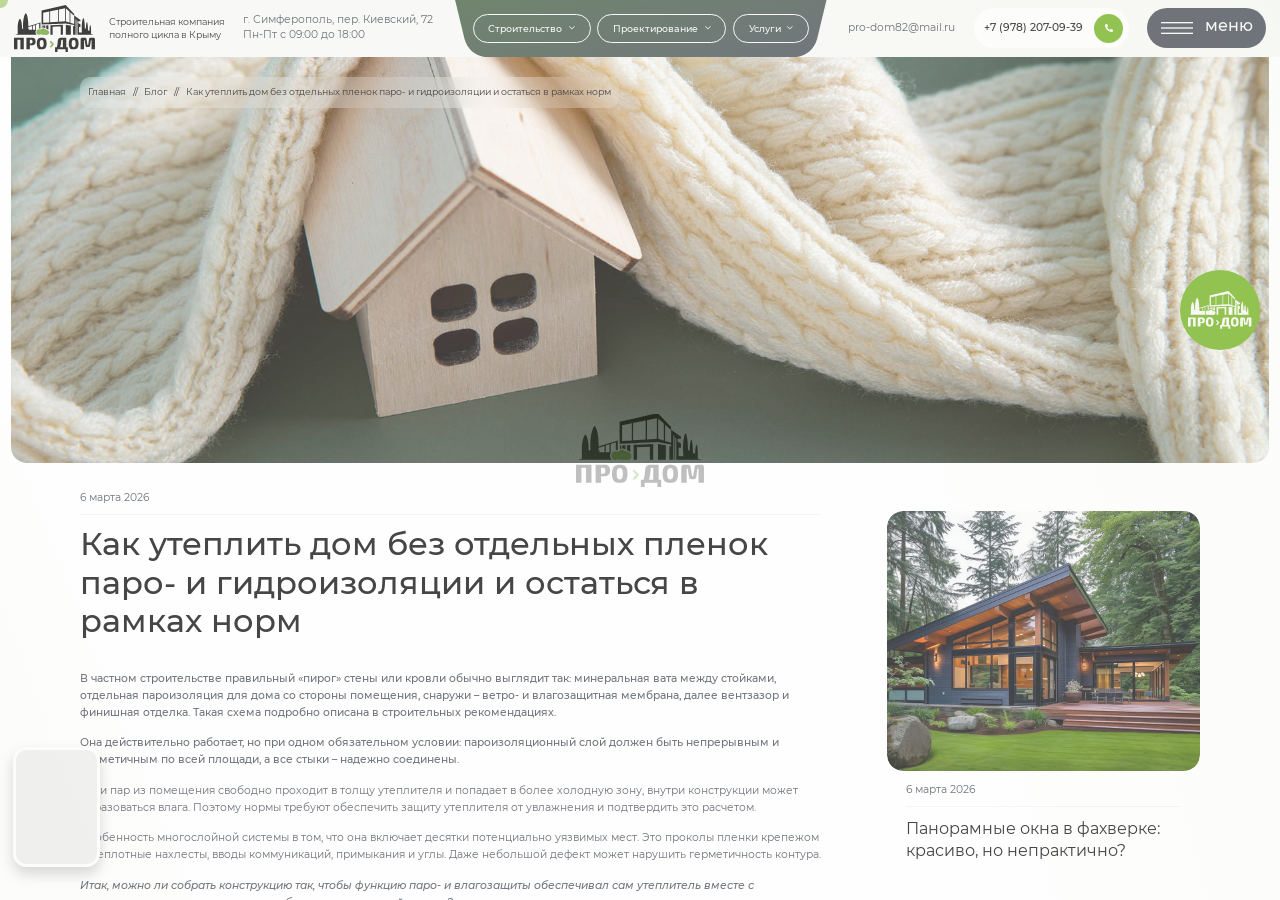
<file: article.html>
<!DOCTYPE html>
<!--[if lt IE 7]><html lang="ru" class="lt-ie9 lt-ie8 lt-ie7"><![endif]-->
<!--[if IE 7]><html lang="ru" class="lt-ie9 lt-ie8"><![endif]-->
<!--[if IE 8]><html lang="ru" class="lt-ie9"><![endif]-->
<!--[if gt IE 8]><!-->
<html lang="ru">
<!--<![endif]-->
<head>
	<meta charset="utf-8" />
	<title>Заголовок</title>
	<meta http-equiv="X-UA-Compatible" content="IE=edge" />
	<meta name="viewport" content="width=device-width, initial-scale=1, maximum-scale=1">
	<meta name="format-detection" content="telephone=no" />
	<link rel="shortcut icon" href="favicon.png" />
	<link rel="stylesheet" href="libs/bootstrap/bootstrap-grid.css" />
	<link rel="stylesheet" href="libs/fontawesome-free-5.12.0-web/css/all.min.css" />
	<link rel="stylesheet" href="libs/fancybox-master/dist/jquery.fancybox.min.css" />
	<link rel="stylesheet" href="libs/fullPage.js-master/dist/fullpage.css" />
	<link rel="stylesheet" href="libs/slick-1.5.9/slick/slick.css" />
	<link rel="stylesheet" href="css/fonts.css?ver=1.18" />
	<link rel="stylesheet" href="css/main.css?ver=1.18" />
	<link rel="stylesheet" href="css/media.css?ver=1.18" />
</head>
<body class="no-scroll">

	<div class="preloader">
		<div class="preloader__logo">
			<img src="img/logo.svg" alt="alt">
		</div>
	</div>
	<div class="btn-up"><i class="far fa-arrow-up"></i></div>

	<div class="wrapper">

		<div class="video-widget" data-state="default">
			<div class="video-widget__container">
				<video id="video-widget__video" loop="" autoplay="" playsinline="" preload="auto" muted="muted" controlslist="nodownload" disablepictureinpicture="" class="video-widget__video" src="img/8053646953074.mp4">
					<source src="img/8053646953074.mp4" type="video/mp4">
				</video>
				<div class="video-widget__close"></div>
				<a class="video-widget__button" href="/">Оставить заявку</a>
			</div>
		</div>

		<div class="flipper">
			<a href="#" class="flipper__wrapper">
				<div class="flipper__item flipper__item--front">
					<img src="img/logo_flip.svg" alt="alt">
				</div>
				<div class="flipper__item flipper__item--back">
					<img src="img/flipper.png" alt="alt">
				</div>
			</a>
			<div class="flipper__text">По всем вопросам можете обращаться к нашему помощнику Бобру Продомовичу</div>
		</div>

		<div class="cursor-circle"></div>

		<div class="fixed-buttons">
			<a href="#" class="fixed-buttons__btn">
				<svg width="18" height="18" viewBox="0 0 18 18" fill="none" xmlns="http://www.w3.org/2000/svg"><g clip-path="url(#clip0_886_4329)"><path d="M18 8.96119V16.5253C17.9996 16.8935 17.8532 17.2464 17.5929 17.5068C17.3325 17.7671 16.9795 17.9135 16.6114 17.9139H12.7616C12.3934 17.9135 12.0404 17.7671 11.7801 17.5068C11.5197 17.2464 11.3733 16.8935 11.373 16.5253V13.9371C11.3731 13.6976 11.3261 13.4605 11.2345 13.2392C11.143 13.0179 11.0087 12.8168 10.8393 12.6474C10.67 12.4781 10.4689 12.3438 10.2476 12.2522C10.0263 12.1607 9.78916 12.1136 9.54967 12.1138H8.46727C8.22778 12.1136 7.9906 12.1607 7.76931 12.2522C7.54801 12.3438 7.34694 12.4781 7.1776 12.6474C7.00825 12.8168 6.87396 13.0179 6.78239 13.2392C6.69083 13.4605 6.6438 13.6976 6.64398 13.9371V16.5253C6.64361 16.8935 6.49719 17.2464 6.23685 17.5068C5.97651 17.7671 5.62352 17.9135 5.25535 17.9139H1.38863C1.02046 17.9135 0.667471 17.7671 0.407133 17.5068C0.146795 17.2464 0.000373591 16.8935 0 16.5253L0 8.96119C7.97086e-05 8.63973 0.0642725 8.32151 0.188822 8.02516C0.313372 7.72881 0.495776 7.46028 0.725363 7.23528L7.30725 0.777574C7.7596 0.334547 8.36755 0.0864258 9.0007 0.0864258C9.63386 0.0864258 10.2418 0.334547 10.6942 0.777574L17.276 7.23528C17.5052 7.46054 17.6872 7.72915 17.8115 8.02547C17.9358 8.32178 17.9999 8.63986 18 8.96119Z" fill="#454955" /></g><defs><clipPath id="clip0_886_4329"><rect width="18" height="18" fill="white" /></clipPath></defs></svg>
				<span>Главная</span>
			</a>
			<a href="#" class="fixed-buttons__btn open-menu">
				<svg width="20" height="18" viewBox="0 0 20 18" fill="none" xmlns="http://www.w3.org/2000/svg"><path d="M14.7273 17.0625C16.8736 17.0625 18.6136 15.4675 18.6136 13.5C18.6136 11.5325 16.8736 9.9375 14.7273 9.9375C12.5809 9.9375 10.8409 11.5325 10.8409 13.5C10.8409 15.4675 12.5809 17.0625 14.7273 17.0625Z" fill="#454955" /><path d="M7.50354 0.9375H2.65908C1.75535 0.9375 1.02272 1.60907 1.02272 2.4375V6.87825C1.02272 7.70668 1.75535 8.37825 2.65908 8.37825H7.50354C8.40728 8.37825 9.1399 7.70668 9.1399 6.87825V2.4375C9.1399 1.60907 8.40728 0.9375 7.50354 0.9375Z" fill="#454955" /><path d="M7.50354 9.62177H2.65908C1.75535 9.62177 1.02272 10.2933 1.02272 11.1218V15.5625C1.02272 16.3909 1.75535 17.0625 2.65908 17.0625H7.50354C8.40728 17.0625 9.1399 16.3909 9.1399 15.5625V11.1218C9.1399 10.2933 8.40728 9.62177 7.50354 9.62177Z" fill="#454955" /><path d="M16.9773 0.9375H12.1328C11.2291 0.9375 10.4964 1.60907 10.4964 2.4375V6.87825C10.4964 7.70668 11.2291 8.37825 12.1328 8.37825H16.9773C17.881 8.37825 18.6136 7.70668 18.6136 6.87825V2.4375C18.6136 1.60907 17.881 0.9375 16.9773 0.9375Z" fill="#454955" /></svg>
				<span>Меню</span>
			</a>
			<a href="#" class="fixed-buttons__btn">
				<svg width="18" height="18" viewBox="0 0 18 18" fill="none" xmlns="http://www.w3.org/2000/svg"><g clip-path="url(#clip0_886_4284)"><path d="M5.0625 2.25V3.375C5.0628 3.59669 5.01935 3.81626 4.93465 4.02113C4.84995 4.226 4.72566 4.41215 4.5689 4.5689C4.41215 4.72566 4.226 4.84995 4.02113 4.93465C3.81626 5.01935 3.59669 5.0628 3.375 5.0625H2.25C2.02831 5.0628 1.80874 5.01935 1.60387 4.93465C1.399 4.84995 1.21286 4.72566 1.0561 4.5689C0.899341 4.41215 0.775052 4.226 0.690352 4.02113C0.605652 3.81626 0.562205 3.59669 0.562502 3.375V2.25C0.562191 2.02831 0.605627 1.80873 0.690321 1.60386C0.775016 1.39898 0.899305 1.21283 1.05607 1.05607C1.21283 0.899305 1.39898 0.775016 1.60386 0.690321C1.80873 0.605627 2.02831 0.562191 2.25 0.562502H3.375C3.59669 0.562191 3.81627 0.605627 4.02115 0.690321C4.22602 0.775016 4.41218 0.899305 4.56894 1.05607C4.7257 1.21283 4.84999 1.39898 4.93468 1.60386C5.01938 1.80873 5.06281 2.02831 5.0625 2.25ZM15.75 6.75H7.875C7.65331 6.74969 7.43373 6.79313 7.22886 6.87782C7.02398 6.96252 6.83783 7.0868 6.68107 7.24357C6.5243 7.40033 6.40002 7.58648 6.31532 7.79136C6.23063 7.99623 6.18719 8.21581 6.1875 8.4375V9.5625C6.18719 9.78419 6.23063 10.0038 6.31532 10.2086C6.40002 10.4135 6.5243 10.5997 6.68107 10.7564C6.83783 10.9132 7.02398 11.0375 7.22886 11.1222C7.43373 11.2069 7.65331 11.2503 7.875 11.25H15.75C15.9717 11.2503 16.1913 11.2069 16.3961 11.1222C16.601 11.0375 16.7872 10.9132 16.9439 10.7564C17.1007 10.5997 17.225 10.4135 17.3097 10.2086C17.3944 10.0038 17.4378 9.78419 17.4375 9.5625V8.4375C17.4378 8.21581 17.3944 7.99623 17.3097 7.79136C17.225 7.58648 17.1007 7.40033 16.9439 7.24357C16.7872 7.0868 16.601 6.96252 16.3961 6.87782C16.1913 6.79313 15.9717 6.74969 15.75 6.75ZM3.375 6.75H2.25C2.02831 6.74969 1.80873 6.79313 1.60386 6.87782C1.39898 6.96252 1.21283 7.0868 1.05607 7.24357C0.899305 7.40033 0.775016 7.58648 0.690321 7.79136C0.605627 7.99623 0.562191 8.21581 0.562502 8.4375V9.5625C0.562191 9.78419 0.605627 10.0038 0.690321 10.2086C0.775016 10.4135 0.899305 10.5997 1.05607 10.7564C1.21283 10.9132 1.39898 11.0375 1.60386 11.1222C1.80873 11.2069 2.02831 11.2503 2.25 11.25H3.375C3.59669 11.2503 3.81627 11.2069 4.02115 11.1222C4.22602 11.0375 4.41218 10.9132 4.56894 10.7564C4.7257 10.5997 4.84999 10.4135 4.93468 10.2086C5.01938 10.0038 5.06281 9.78419 5.0625 9.5625V8.4375C5.06281 8.21581 5.01938 7.99623 4.93468 7.79136C4.84999 7.58648 4.7257 7.40033 4.56894 7.24357C4.41218 7.0868 4.22602 6.96252 4.02115 6.87782C3.81627 6.79313 3.59669 6.74969 3.375 6.75ZM3.375 12.9375H2.25C2.02831 12.9372 1.80873 12.9806 1.60386 13.0653C1.39898 13.15 1.21283 13.2743 1.05607 13.4311C0.899305 13.5878 0.775016 13.774 0.690321 13.9789C0.605627 14.1837 0.562191 14.4033 0.562502 14.625V15.75C0.562191 15.9717 0.605627 16.1913 0.690321 16.3961C0.775016 16.601 0.899305 16.7872 1.05607 16.9439C1.21283 17.1007 1.39898 17.225 1.60386 17.3097C1.80873 17.3944 2.02831 17.4378 2.25 17.4375H3.375C3.59669 17.4378 3.81627 17.3944 4.02115 17.3097C4.22602 17.225 4.41218 17.1007 4.56894 16.9439C4.7257 16.7872 4.84999 16.601 4.93468 16.3961C5.01938 16.1913 5.06281 15.9717 5.0625 15.75V14.625C5.06281 14.4033 5.01938 14.1837 4.93468 13.9789C4.84999 13.774 4.7257 13.5878 4.56894 13.4311C4.41218 13.2743 4.22602 13.15 4.02115 13.0653C3.81627 12.9806 3.59669 12.9372 3.375 12.9375ZM15.75 0.562502H7.875C7.65331 0.562191 7.43373 0.605627 7.22886 0.690321C7.02398 0.775016 6.83783 0.899305 6.68107 1.05607C6.5243 1.21283 6.40002 1.39898 6.31532 1.60386C6.23063 1.80873 6.18719 2.02831 6.1875 2.25V3.375C6.18721 3.59669 6.23065 3.81626 6.31535 4.02113C6.40005 4.226 6.52434 4.41215 6.6811 4.5689C6.83786 4.72566 7.024 4.84995 7.22887 4.93465C7.43374 5.01935 7.65331 5.0628 7.875 5.0625H15.75C15.9717 5.0628 16.1913 5.01935 16.3961 4.93465C16.601 4.84995 16.7871 4.72566 16.9439 4.5689C17.1007 4.41215 17.225 4.226 17.3097 4.02113C17.3944 3.81626 17.4378 3.59669 17.4375 3.375V2.25C17.4378 2.02831 17.3944 1.80873 17.3097 1.60386C17.225 1.39898 17.1007 1.21283 16.9439 1.05607C16.7872 0.899305 16.601 0.775016 16.3961 0.690321C16.1913 0.605627 15.9717 0.562191 15.75 0.562502ZM15.75 12.9375H7.875C7.65331 12.9372 7.43373 12.9806 7.22886 13.0653C7.02398 13.15 6.83783 13.2743 6.68107 13.4311C6.5243 13.5878 6.40002 13.774 6.31532 13.9789C6.23063 14.1837 6.18719 14.4033 6.1875 14.625V15.75C6.18719 15.9717 6.23063 16.1913 6.31532 16.3961C6.40002 16.601 6.5243 16.7872 6.68107 16.9439C6.83783 17.1007 7.02398 17.225 7.22886 17.3097C7.43373 17.3944 7.65331 17.4378 7.875 17.4375H15.75C15.9717 17.4378 16.1913 17.3944 16.3961 17.3097C16.601 17.225 16.7872 17.1007 16.9439 16.9439C17.1007 16.7872 17.225 16.601 17.3097 16.3961C17.3944 16.1913 17.4378 15.9717 17.4375 15.75V14.625C17.4378 14.4033 17.3944 14.1837 17.3097 13.9789C17.225 13.774 17.1007 13.5878 16.9439 13.4311C16.7872 13.2743 16.601 13.15 16.3961 13.0653C16.1913 12.9806 15.9717 12.9372 15.75 12.9375Z" fill="#454955" /></g><defs><clipPath id="clip0_886_4284"><rect width="18" height="18" fill="white" /></clipPath></defs></svg>
				<span>Услуги</span>
			</a>
			<a href="#" class="fixed-buttons__btn">
				<svg width="18" height="18" viewBox="0 0 18 18" fill="none" xmlns="http://www.w3.org/2000/svg"><g clip-path="url(#clip0_886_4286)"><path d="M8.12194 0H1.53657C0.687937 0 0 0.687937 0 1.53657V8.12194C0 8.24316 0.0982969 8.34145 0.219516 8.34145H8.12197C8.24319 8.34145 8.34149 8.24316 8.34149 8.12194V0.219516C8.34145 0.0982969 8.24316 0 8.12194 0ZM5.57561 4.82927H4.82927V5.57561C4.82927 5.9393 4.53442 6.23415 4.17073 6.23415C3.80704 6.23415 3.51218 5.9393 3.51218 5.57561V4.82927H2.76585C2.40216 4.82927 2.1073 4.53442 2.1073 4.17073C2.1073 3.80704 2.40216 3.51218 2.76585 3.51218H3.51218V2.76585C3.51218 2.40216 3.80704 2.1073 4.17073 2.1073C4.53442 2.1073 4.82927 2.40216 4.82927 2.76585V3.51218H5.57561C5.9393 3.51218 6.23415 3.80704 6.23415 4.17073C6.23415 4.53442 5.9393 4.82927 5.57561 4.82927Z" fill="#454955" /><path d="M16.4634 0H9.87806C9.75684 0 9.65854 0.0982969 9.65854 0.219516V8.12197C9.65854 8.24319 9.75684 8.34149 9.87806 8.34149H17.7805C17.9017 8.34149 18 8.24319 18 8.12197V1.53657C18 0.687937 17.3121 0 16.4634 0ZM15.2341 4.82927H12.4244C12.0607 4.82927 11.7658 4.53442 11.7658 4.17073C11.7658 3.80704 12.0607 3.51218 12.4244 3.51218H15.2341C15.5978 3.51218 15.8927 3.80704 15.8927 4.17073C15.8927 4.53442 15.5978 4.82927 15.2341 4.82927Z" fill="#454955" /><path d="M8.12194 9.65854H0.219516C0.0982969 9.65854 0 9.75684 0 9.87806V16.4634C0 17.3121 0.687937 18 1.53657 18H8.12194C8.24316 18 8.34145 17.9017 8.34145 17.7805V9.87806C8.34145 9.75684 8.24316 9.65854 8.12194 9.65854ZM5.62975 14.357C5.88691 14.6142 5.88691 15.0311 5.62975 15.2883C5.37258 15.5454 4.95563 15.5455 4.69846 15.2883L4.17076 14.7605L3.643 15.2883C3.38586 15.5455 2.96888 15.5455 2.71171 15.2883C2.45454 15.0311 2.45454 14.6142 2.71171 14.357L3.23947 13.8292L2.71171 13.3015C2.45454 13.0443 2.45454 12.6273 2.71171 12.3702C2.96888 12.113 3.38586 12.113 3.643 12.3702L4.17076 12.8979L4.69853 12.3702C4.95566 12.113 5.37265 12.113 5.62982 12.3702C5.88698 12.6273 5.88698 13.0443 5.62982 13.3015L5.10205 13.8292L5.62975 14.357Z" fill="#454955" /><path d="M17.7805 9.65854H9.87806C9.75684 9.65854 9.65854 9.75684 9.65854 9.87806V17.7805C9.65854 17.9017 9.75684 18 9.87806 18H16.4634C17.3121 18 18 17.3121 18 16.4634V9.87806C18 9.75684 17.9017 9.65854 17.7805 9.65854ZM15.2341 15.4976H12.4244C12.0607 15.4976 11.7658 15.2027 11.7658 14.839C11.7658 14.4753 12.0607 14.1805 12.4244 14.1805H15.2341C15.5978 14.1805 15.8927 14.4753 15.8927 14.839C15.8927 15.2027 15.5978 15.4976 15.2341 15.4976ZM15.2341 13.4781H12.4244C12.0607 13.4781 11.7658 13.1832 11.7658 12.8195C11.7658 12.4558 12.0607 12.161 12.4244 12.161H15.2341C15.5978 12.161 15.8927 12.4558 15.8927 12.8195C15.8927 13.1832 15.5978 13.4781 15.2341 13.4781Z" fill="#454955" /></g><defs><clipPath id="clip0_886_4286"><rect width="18" height="18" fill="white" /></clipPath></defs></svg>
				<span>Расчёт</span>
			</a>
			<a href="#" class="fixed-buttons__btn">
				<svg width="18" height="18" viewBox="0 0 18 18" fill="none" xmlns="http://www.w3.org/2000/svg"><g clip-path="url(#clip0_886_4320)"><path d="M8.99998 12.8889C8.72868 13.2641 8.36629 13.5691 7.94565 13.7717L8.25038 14.6859H9.74959L10.0543 13.7717C9.63368 13.5691 9.27129 13.2641 8.99998 12.8889Z" fill="#454955" /><path d="M8.71757 9.60238H9.28239C9.93155 9.60238 10.1672 9.09335 10.1672 8.75121C10.1672 8.39764 9.98225 8.39764 9.84725 8.39764H8.15272C8.01772 8.39764 7.83279 8.39764 7.83279 8.75121C7.83279 9.09335 8.06841 9.60238 8.71757 9.60238Z" fill="#454955" /><path d="M8.47266 11.2594V10.6427C8.11583 10.6021 7.33247 10.4039 6.94488 9.52737H6.74062C5.78556 9.52737 5.00858 10.3044 5.00858 11.2594C5.00858 12.2145 5.78556 12.9915 6.74062 12.9915C7.69567 12.9915 8.47266 12.2144 8.47266 11.2594Z" fill="#454955" /><path d="M8.99999 0C5.98292 0 0.56485 3.25902 0.56485 9.56482C0.56485 14.216 4.34882 18 8.99999 18C13.6512 18 17.4351 14.216 17.4351 9.56482C17.4351 3.22516 11.9778 0 8.99999 0ZM12.9539 6.21327C13.245 6.21327 13.4813 6.44955 13.4813 6.74061C13.4813 7.03164 13.245 7.26796 12.9539 7.26796C12.6629 7.26796 12.4266 7.03164 12.4266 6.74061C12.4266 6.44959 12.6629 6.21327 12.9539 6.21327ZM5.04608 6.21327C5.33713 6.21327 5.57342 6.44955 5.57342 6.74061C5.57342 7.03164 5.33713 7.26796 5.04608 7.26796C4.75502 7.26796 4.51873 7.03164 4.51873 6.74061C4.51873 6.44959 4.75505 6.21327 5.04608 6.21327ZM11.2594 14.0461C11.198 14.0461 11.1371 14.0439 11.0767 14.04L10.63 15.3801C10.5582 15.5954 10.3567 15.7406 10.1297 15.7406H7.87035C7.64335 15.7406 7.44187 15.5954 7.37008 15.3801L6.92342 14.04C6.86299 14.044 6.80209 14.0461 6.74071 14.0461C5.2041 14.0461 3.95398 12.796 3.95398 11.2594C3.95398 9.72274 5.20403 8.47266 6.74061 8.47266H6.79985C6.90883 7.78658 7.42492 7.34295 8.15269 7.34295H9.84722C10.575 7.34295 11.0911 7.78658 11.2001 8.47266H11.2593C12.7959 8.47266 14.046 9.72278 14.046 11.2594C14.046 12.796 12.796 14.0461 11.2594 14.0461Z" fill="#454955" /><path d="M11.2594 9.52734H11.0551C10.6678 10.4032 9.88534 10.6019 9.52734 10.6427V11.2594C9.52734 12.2144 10.3043 12.9914 11.2594 12.9914C12.2144 12.9914 12.9914 12.2144 12.9914 11.2594C12.9914 10.3043 12.2144 9.52734 11.2594 9.52734Z" fill="#454955" /><path d="M2.93456 1.64377C3.35436 1.25515 3.80763 0.897961 4.28227 0.578707C3.8875 0.219199 3.36273 0 2.78673 0C1.55963 0 0.56485 0.994781 0.56485 2.22187C0.56485 2.81264 0.795862 3.34912 1.17189 3.74713C1.66106 2.9815 2.25038 2.27711 2.93456 1.64377Z" fill="#454955" /><path d="M16.8287 3.74646C17.2044 3.34853 17.4351 2.81232 17.4351 2.22187C17.4351 0.994746 16.4404 0 15.2133 0C14.6366 0 14.1114 0.219727 13.7165 0.579973C14.1854 0.894973 14.6333 1.24678 15.0486 1.62911C15.7403 2.26593 16.3355 2.97499 16.8287 3.74646Z" fill="#454955" /></g><defs><clipPath id="clip0_886_4320"><rect width="18" height="18" fill="white" /></clipPath></defs></svg>
				<span>Бобёр</span>
			</a>
		</div>

		<header class="header">
			<div class="header__wrapper">
				<div class="logo-wrap">
					<a href="#" class="logo">
						<img src="img/logo.svg" alt="alt">
					</a>
					<div class="logo-descr">Строительная компания полного цикла в Крыму</div>
				</div>
				<div class="header__location">г. Симферополь, пер. Киевский, 72 <br>Пн-Пт с 09:00 до 18:00</div>
				<nav class="menu">
					<ul class="menu__list">
						<li class="menu__haschild">
							<a href="#">Строительство <i class="far fa-chevron-down"></i></a>
							<ul>
								<li class="menu__haschild">
									<a href="#">Частное</a>
									<i class="far fa-chevron-right"></i>
									<ul>
										<li><a href="#">Дом из ракушечника</a></li>
										<li><a href="#">Дом из газоблока</a></li>
										<li><a href="#">Дом каркасный деревянный</a></li>
										<li><a href="#">Дом из бетона</a></li>
										<li><a href="#">Дом из ЛСТК</a></li>
									</ul>
								</li>
								<li class="menu__haschild">
									<a href="#">Коммерческое</a>
									<i class="far fa-chevron-right"></i>
									<ul>
										<li><a href="#">Магазины</a></li>
										<li><a href="#">СТО, автомойки</a></li>
										<li><a href="#">Офисы</a></li>
										<li><a href="#">Отели</a></li>
										<li class="menu__haschild">
											<a href="#">Склады</a>
											<i class="far fa-chevron-right"></i>
											<ul>
												<li><a href="#">Теплые</a></li>
												<li><a href="#">Холодные</a></li>
											</ul>
										</li>
										<li class="menu__haschild">
											<a href="#">Сельхоз объекты</a>
											<i class="far fa-chevron-right"></i>
											<ul>
												<li><a href="#">Ангары</a></li>
												<li><a href="#">Фермы</a></li>
												<li><a href="#">Навесы для спец. техники</a></li>
											</ul>
										</li>
									</ul>
								</li>
								<li class="menu__haschild">
									<a href="#">Реконструкция</a>
									<i class="far fa-chevron-right"></i>
									<ul>
										<li><a href="#">С увеличением площади</a></li>
										<li><a href="#">С увеличением этажности</a></li>
										<li><a href="#">Полная реконструкция</a></li>
									</ul>
								</li>
							</ul>
						</li>
						<li class="menu__haschild">
							<a href="#">Проектирование <i class="far fa-chevron-down"></i></a>
							<ul>
								<li><a href="#">Готовые проекты</a></li>
								<li><a href="#">Проектирование частных домов</a></li>
								<li><a href="#">Коммерческое проектирование</a></li>
							</ul>
						</li>
						<li class="menu__haschild">
							<a href="#">Услуги <i class="far fa-chevron-down"></i></a>
							<ul>
								<li><a href="#">Благоустройство двора дома</a></li>
								<li><a href="#">Аренда оборудования</a></li>
								<li><a href="#">Дизайн-проект</a></li>
								<li><a href="#">Дизайн-ремонт</a></li>
							</ul>
						</li>
					</ul>
				</nav>
				<a href="mailto:pro-dom82@mail.ru" class="header__mail">pro-dom82@mail.ru</a>
				<a href="tel:+79782070939" class="phone-main">+7 (978) 207-09-39 <i class="fas fa-phone-alt"></i></a>
				<div class="btn-menu">
					<div class="btn-menu__icon"></div>
					<div class="btn-menu__text">
							<div class="btn-menu__text-inner">
							<span>меню</span>
							<span>меню</span>
							<span>меню</span>
							<span>меню</span>
						</div>
					</div>
				</div>
			</div>
			<div class="menu-dropdown">
				<div class="container">
					<div class="menu-wrap">
						<div class="menu-wrap__close"><i class="fal fa-times"></i></div>
						<div class="unit-menu">
							<ul class="navigation">
								<li class="navigation__haschild">
									<a href="#">Строительство</a>
									<ul>
										<li class="navigation__haschild">
											<a href="#">Частное</a>
											<i class="far fa-chevron-down"></i>
											<ul>
												<li><a href="#">Дом из ракушечника</a></li>
												<li><a href="#">Дом из газоблока</a></li>
												<li><a href="#">Дом каркасный деревянный</a></li>
												<li><a href="#">Дом из бетона</a></li>
												<li><a href="#">Дом из ЛСТК</a></li>
											</ul>
										</li>
										<li class="navigation__haschild">
											<a href="#">Коммерческое</a>
											<i class="far fa-chevron-down"></i>
											<ul>
												<li><a href="#">Магазины</a></li>
												<li><a href="#">СТО, автомойки</a></li>
												<li><a href="#">Офисы</a></li>
												<li><a href="#">Отели</a></li>
												<li class="navigation__haschild">
													<a href="#">Склады</a>
													<i class="far fa-chevron-down"></i>
													<ul>
														<li><a href="#">Теплые</a></li>
														<li><a href="#">Холодные</a></li>
													</ul>
												</li>
												<li class="navigation__haschild">
													<a href="#">Сельхоз объекты</a>
													<i class="far fa-chevron-down"></i>
													<ul>
														<li><a href="#">Ангары</a></li>
														<li><a href="#">Фермы</a></li>
														<li><a href="#">Навесы для спец. техники</a></li>
													</ul>
												</li>
											</ul>
										</li>
										<li class="navigation__haschild">
											<a href="#">Реконструкция</a>
											<i class="far fa-chevron-down"></i>
											<ul>
												<li><a href="#">С увеличением площади</a></li>
												<li><a href="#">С увеличением этажности</a></li>
												<li><a href="#">Полная реконструкция</a></li>
											</ul>
										</li>
									</ul>
								</li>
							</ul>
						</div>
						<div class="unit-menu">
							<ul class="navigation">
								<li class="navigation__haschild">
									<a href="#">Проектирование</a>
									<ul>
										<li><a href="#">Готовые проекты</a></li>
										<li><a href="#">Проектирование частных домов</a></li>
										<li><a href="#">Коммерческое проектирование</a></li>
									</ul>
								</li>
							</ul>
						</div>
						<div class="unit-menu">
							<ul class="navigation">
								<li><a href="#">Условия оплаты</a></li>
								<li><a href="#">Наши работы</a></li>
								<li><a href="#">Блог</a></li>
								<li><a href="#">Контакты</a></li>
							</ul>
						</div>
						<div class="unit-menu">
							<ul class="navigation">
								<li class="navigation__haschild">
									<a href="#">Услуги</a>
									<ul>
										<li><a href="#">Благоустройство двора дома</a></li>
										<li><a href="#">Аренда оборудования</a></li>
										<li><a href="#">Дизайн-проект</a></li>
										<li><a href="#">Дизайн-ремонт</a></li>
									</ul>
								</li>
							</ul>
						</div>
						<div class="unit-menu">
							<ul class="navigation">
								<li class="navigation__haschild">
									<a href="#">О компании</a>
									<ul>
										<li><a href="#">Документы</a></li>
										<li><a href="#">Команда</a></li>
									</ul>
								</li>
							</ul>
						</div>
					</div>
				</div>
			</div>
		</header>

		<div id="fullpage">				

			<section class="article section">
				<div class="article__billbord">
					<div class="article__billbord-image">
						<img src="img/article_billbord1.jpg" alt="alt">
					</div>
					<div class="article__billbord-content">
						<div class="container">
							<ul class="breadcrumbs">
								<li><a href="#">Главная</a></li>
								<li><a href="#">Блог</a></li>
								<li>Как утеплить дом без отдельных пленок паро- и гидроизоляции и остаться в рамках норм</li>
							</ul>
						</div>
					</div>
				</div>
				<div class="container">
					<div class="row">
						<div class="col-lg-8">
							<div class="article__content">
								<div class="article__date">6 марта 2026</div>
								<h1>Как утеплить дом без отдельных пленок паро- и гидроизоляции и остаться в рамках норм</h1>
								<p><strong>В частном строительстве правильный «пирог» стены или кровли обычно выглядит так: минеральная вата между стойками, отдельная пароизоляция для дома со стороны помещения, снаружи – ветро- и влагозащитная мембрана, далее вентзазор и финишная отделка. Такая схема подробно описана в строительных рекомендациях. </strong></p>
								<p><strong>Она действительно работает, но при одном обязательном условии: пароизоляционный слой должен быть непрерывным и герметичным по всей площади, а все стыки – надежно соединены.</strong></p>
								<p>Если пар из помещения свободно проходит в толщу утеплителя и попадает в более холодную зону, внутри конструкции может образоваться влага. Поэтому нормы требуют обеспечить защиту утеплителя от увлажнения и подтвердить это расчетом.</p>
								<p>Особенность многослойной системы в том, что она включает десятки потенциально уязвимых мест. Это проколы пленки крепежом и неплотные нахлесты, вводы коммуникаций, примыкания и углы. Даже небольшой дефект может нарушить герметичность контура.</p>
								<p><strong><i>Итак, можно ли собрать конструкцию так, чтобы функцию паро- и влагозащиты обеспечивал сам утеплитель вместе с герметично соединенными швами, без дополнительной пленки?</i></strong></p>
								<p>Да – если материал и технология позволяют создать непрерывный контур, а узлы выполнены с учетом расчетного влажностного режима и требований монтажа.</p>
								<img src="img/article1.jpg" alt="alt">
								<br class="hidden-mobile">
								<p><strong>В частном строительстве правильный «пирог» стены или кровли обычно выглядит так: минеральная вата между стойками, отдельная пароизоляция для дома со стороны помещения, снаружи – ветро- и влагозащитная мембрана, далее вентзазор и финишная отделка. Такая схема подробно описана в строительных рекомендациях. </strong></p>
								<p><strong>Она действительно работает, но при одном обязательном условии: пароизоляционный слой должен быть непрерывным и герметичным по всей площади, а все стыки – надежно соединены.</strong></p>
								<br class="hidden-mobile">
								<h2>Что разрешают нормы: как правильно утеплить дом</h2>
								<p>Так можно ли обойтись без отдельной пленки и не нарушить требования?<br>
								Нормы требуют не пленку как таковую, а чтобы в конструкции была обеспечена функция парозащиты – независимо от того, каким материалом она выполнена. <br>
								Проще говоря, ограждающая конструкция (стена или крыша) при утепление дома должна:
								</p>
								<ul>
									<li>удерживать тепло – иметь расчетное сопротивление теплопередаче (чтобы дом не остывал и не приходилось постоянно «топить улицу»);</li>
									<li>не накапливать влагу внутри – чтобы в толще стены или кровли не возникали условия, когда водяной пар превращается в воду и постепенно увлажняет материалы;</li>
									<li>быть защищенной от увлажнения – за счет правильно организованных слоев и узлов.</li>
								</ul>
								<p>Отдельно стоит подчеркнуть кровли. Для крыш требования к парозащите жестче, потому что под кровельным покрытием часто проходит самая холодная зона конструкции. Поэтому нормативная логика прямо сводится к тому, что парозащитный слой должен быть сплошным и герметичным, а стыки – надежно герметизированными. Это защита от типичного сценария, когда теплый влажный воздух из дома уходит в холодную часть кровли, и там выпадает конденсат.</p>
								<p>Ключевое требование в нормативах – не конкретная пароизоляционная пленка как отдельный материал, а непрерывный и герметичный парозащитный контур в конструкции.</p>
								<blockquote>
									<p>Пеноплекс (экструдированный пенополистирол, XPS) – жёсткие влагостойкие плиты с очень низкой паропроницаемостью. Материал почти не впитывает воду и хорошо держит форму, поэтому его часто применяют в зоне цоколя, фундамента и в системах «мокрого» фасада под штукатурку.</p>
								</blockquote>
								<h2>Почему «пленочная» схема иногда подводит</h2>
								<p>Из этого очевидна главная уязвимость классического решения. Оно может быть технически правильным, но слишком зависимым от качества исполнения. Системы с плитными утеплителями в целом рабочие, но критично важно то, насколько плотно уложен утеплитель и насколько герметично выполнена парозащита. <br>В утепление частного дома минватой типовые сбои выглядят так:</p>
								<ul>
									<li>плиты подрезали с микрозазорами или уложили неплотно – в щели попадает воздух, и в этих местах появляются локальные «холодные» зоны;</li>
									<li>где-то порвали или не проклеили стыки пароизоляции – теплый влажный воздух из помещения начинает уходить в более холодные слои конструкции;</li>
									<li>на стыках, примыканиях и вокруг вводов коммуникаций формируются условия для влагонакопления, а следом – снижение теплоэффективности и риск потемнений/плесени в «слабых» местах.</li>
								</ul>
								<p>Поэтому уже после первой-второй зимы многие начинают искать отзывы на запросы вроде «чем лучше утеплить дом снаружи ». Собственникам нужно, чтобы стены не холодили в углах, не темнели откосы и не приходилось возвращаться к утеплению через пару лет</p>
							</div>
						</div>
						<div class="col-lg-4">
							<div class="article__news">
								<a href="#" class="item-news">
									<span class="item-news__image">
										<img src="img/news3.jpg" alt="alt">
									</span>
									<span class="item-news__content">
										<span class="item-news__date">6 марта 2026</span>
										<span class="item-news__title">Панорамные окна в фахверке: красиво, но непрактично?</span>
									</span>
								</a>
								<a href="#" class="item-news">
									<span class="item-news__image">
										<img src="img/news2.jpg" alt="alt">
									</span>
									<span class="item-news__content">
										<span class="item-news__date">6 марта 2026</span>
										<span class="item-news__title">Почему выгодно выбирать строительную компанию с собственным производством?</span>
									</span>
								</a>
								<a href="#" class="item-news">
									<span class="item-news__image">
										<img src="img/news3.jpg" alt="alt">
									</span>
									<span class="item-news__content">
										<span class="item-news__date">6 марта 2026</span>
										<span class="item-news__title">Панорамные окна в фахверке: красиво, но непрактично?</span>
									</span>
								</a>
								<a href="#" class="item-news">
									<span class="item-news__image">
										<img src="img/news2.jpg" alt="alt">
									</span>
									<span class="item-news__content">
										<span class="item-news__date">6 марта 2026</span>
										<span class="item-news__title">Почему выгодно выбирать строительную компанию с собственным производством?</span>
									</span>
								</a>
							</div>
						</div>
					</div>
				</div>
			</section>

			<footer class="footer section--end section">
				<div class="footer__main">
					<div class="container">
						<div class="row">
							<div class="col-lg-2">
								<div class="footer__column">
									<div class="footer__logo">
										<a href="#" class="logo">
											<img src="img/logo2.svg" alt="alt">
										</a>
										<div class="logo-descr">Строительная компания полного цикла в Крыму</div>
									</div>
									<div class="requisites">
										<p class="show-mobile">ООО «Про-Дом»</p>
										<p class="hidden-mobile">Общество с ограниченной ответственностью «Про-Дом»</p>
										<p>ОГРЮЛ 1259100009222</p>
										<p>ИНН 9102305978</p>
										<p>Юридический и фактический адрес: 295014, Республика Крым, г. Симферополь, пер. Киевский, 72</p>
									</div>
								</div>
							</div>
							<div class="col-lg-3">
								<div class="footer__column">
									<div class="footer__title">Строительство</div>
									<div class="footer__content">
										<ul class="footer__nav footer__nav--tree">
											<li class="footer__haschild">
												<a href="#">Частное</a>
												 <i class="far fa-chevron-down"></i>
												<ul>
													<li><a href="#">Дом из ракушечника</a></li>
													<li><a href="#">Дом из газоблока</a></li>
													<li><a href="#">Дом каркасный</a></li>
													<li><a href="#">Дом из бетона</a></li>
													<li><a href="#">Дом из ЛСТК</a></li>
												</ul>
											</li>
											<li class="footer__haschild">
												<a href="#">Коммерческое</a>
												 <i class="far fa-chevron-down"></i>
												<ul>
													<li><a href="#">Магазины</a></li>
													<li><a href="#">СТО, автомойки</a></li>
													<li><a href="#">Офисы</a></li>
													<li><a href="#">Отели</a></li>
													<li>
														<a href="#">Склады</a>
														<ul>
															<li><a href="#">Теплые</a></li>
															<li><a href="#">Холодные</a></li>
														</ul>
													</li>
													<li>
														<a href="#">Сельхоз объекты</a>
														<ul>
															<li><a href="#">Ангары</a></li>
															<li><a href="#">Фермы</a></li>
															<li><a href="#">Навесы для спец. техники</a></li>
														</ul>
													</li>
												</ul>
											</li>
										</ul>
									</div>
								</div>
							</div>
							<div class="col-lg-2">
								<div class="footer__column">
									<div class="footer__title">Реконструкция </div>
									<div class="footer__content">
										<ul class="footer__nav">
											<li><a href="#">С увеличением площади</a></li>
											<li><a href="#">С увеличением этажности</a></li>
											<li><a href="#">Полная реконструкция</a></li>
										</ul>
									</div>
									<div class="footer__title">Проектирование </div>
									<div class="footer__content">
										<ul class="footer__nav">
											<li><a href="#">Готовые проекты</a></li>
											<li><a href="#">Проектирование частных домов</a></li>
											<li><a href="#">Коммерческое проектирование</a></li>
										</ul>
									</div>
									<div class="footer__title">Услуги</div>
									<div class="footer__content">
										<ul class="footer__nav">
											<li><a href="#">Реконструкция</a></li>
											<li><a href="#">Дизайн-проект</a></li>
											<li><a href="#">Дизайн-ремонт</a></li>
											<li><a href="#">Аренда оборудования</a></li>
										</ul>
									</div>
								</div>
							</div>
							<div class="col-lg-3">
								<div class="footer__column">
									<ul class="footer__nav footer__nav--main">
										<li><a href="#">Наши работы</a></li>
										<li><a href="#">О компании</a></li>
										<li><a href="#">Блог</a></li>
										<li><a href="#">Контакты</a></li>
									</ul>
								</div>
							</div>
							<div class="col-lg-2">
								<div class="footer__column">
									<a href="tel:+79782070939" class="footer__phone">+7 (978) 207-09-39</a>
									<div class="footer__socials">
										<ul class="socials-list">
											<li><a href="#" target="_blank"><img src="img/tg.svg" alt="alt"></a></li>
											<li><a href="#" target="_blank"><img src="img/wp.svg" alt="alt"></a></li>
											<li><a href="#" target="_blank"><img src="img/max.svg" alt="alt"></a></li>
										</ul>
										<ul class="socials-list socials-list--page">
											<li><a href="#" target="_blank"><img src="img/vk.svg" alt="alt"></a></li>
											<li><a href="#" target="_blank"><img src="img/rutube.svg" alt="alt"></a></li>
											<li><a href="#" target="_blank"><img src="img/insta.svg" alt="alt"></a></li>
										</ul>
									</div>
									<div class="footer__contact">
										<p>г. Симферополь, <br class="hidden-mobile">пер. Киевский, 72</p>
										<p>График работы: <br>Пн-Пт с 09:00 до 18:00</p>
										<p><a href="mailto:pro-dom82@mail.ru">pro-dom82@mail.ru</a></p>
									</div>
								</div>
							</div>
						</div>
					</div>
					<div class="footer__bottom">
						<div class="container">
							<div class="footer__wrapper">
								<div class="footer__links">
									<a href="#">Политика конфиденциальности</a>
									<a href="#">Согласие на обработку персональных данных</a>
								</div>
								<div class="copyright">© Copyright 2026 г.</div>
								<div class="create">Сделано в <a href="#" target="_blank"><img src="img/sheer.svg" alt="alt"></a></div>
							</div>
						</div>
					</div>
				</div>
			</footer>

		</div>
		
	</div>


	<script src="libs/jquery/jquery-3.6.0.min.js"></script>
	<script src="libs/fancybox-master/dist/jquery.fancybox.min.js"></script>
	<script src="libs/slick-1.5.9/slick/slick.min.js"></script>
	<script src="libs/fullPage.js-master/dist/fullpage.js"></script>
	<script src="libs/mask/jquery.maskedinput.js"></script>
	<script src="js/common.js?ver=1.18"></script>
	<!-- Yandex.Metrika counter --><!-- /Yandex.Metrika counter -->
	<!-- Google Analytics counter --><!-- /Google Analytics counter -->
</body>
</html>
</file>
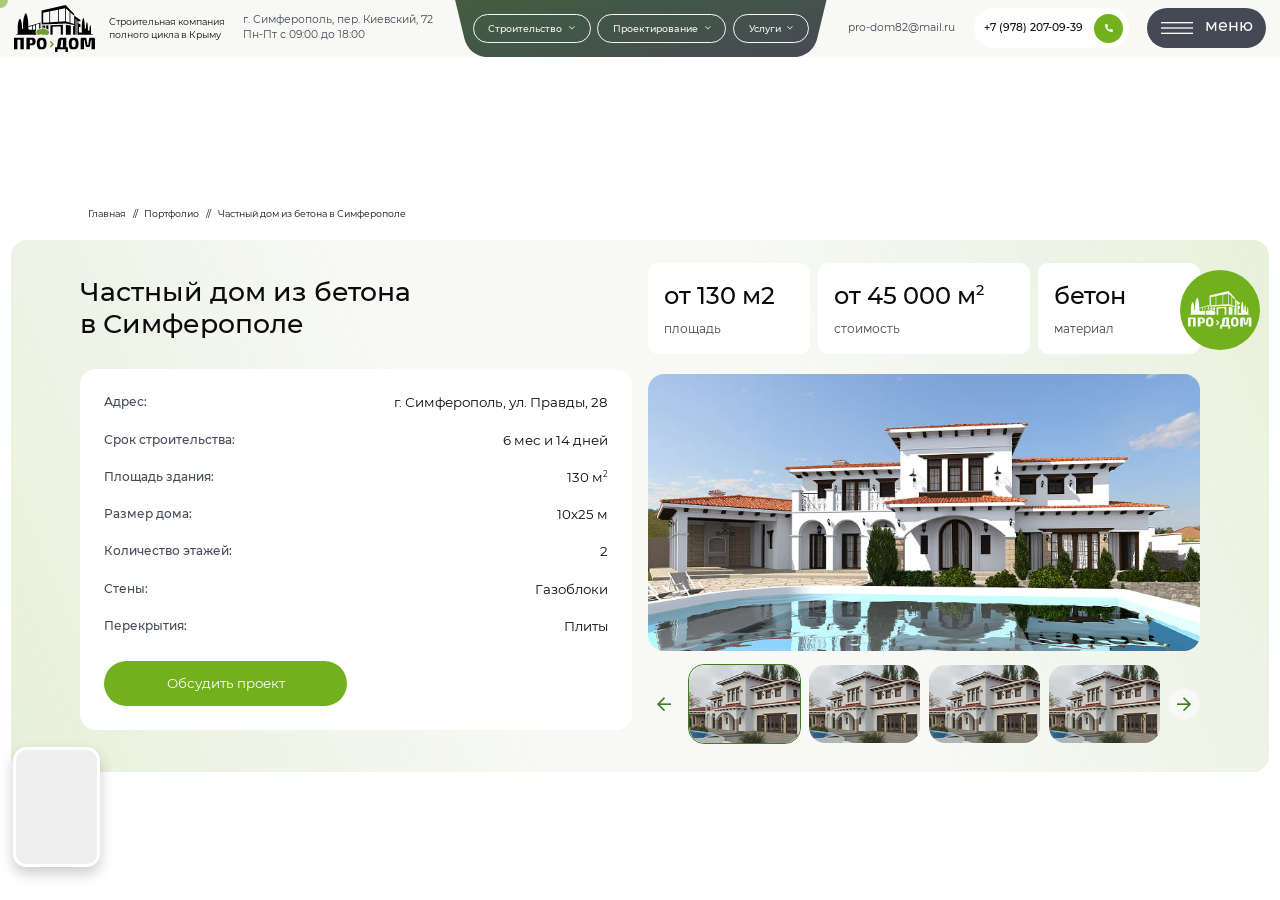
<file: card-portfolio.html>
<!DOCTYPE html>
<!--[if lt IE 7]><html lang="ru" class="lt-ie9 lt-ie8 lt-ie7"><![endif]-->
<!--[if IE 7]><html lang="ru" class="lt-ie9 lt-ie8"><![endif]-->
<!--[if IE 8]><html lang="ru" class="lt-ie9"><![endif]-->
<!--[if gt IE 8]><!-->
<html lang="ru">
<!--<![endif]-->
<head>
	<meta charset="utf-8" />
	<title>Заголовок</title>
	<meta http-equiv="X-UA-Compatible" content="IE=edge" />
	<meta name="viewport" content="width=device-width, initial-scale=1, maximum-scale=1">
	<meta name="format-detection" content="telephone=no" />
	<link rel="shortcut icon" href="favicon.png" />
	<link rel="stylesheet" href="libs/bootstrap/bootstrap-grid.css" />
	<link rel="stylesheet" href="libs/fontawesome-free-5.12.0-web/css/all.min.css" />
	<link rel="stylesheet" href="libs/fancybox-master/dist/jquery.fancybox.min.css" />
	<link rel="stylesheet" href="libs/fullPage.js-master/dist/fullpage.css" />
	<link rel="stylesheet" href="libs/slick-1.5.9/slick/slick.css" />
	<link rel="stylesheet" href="css/fonts.css?ver=1.18" />
	<link rel="stylesheet" href="css/main.css?ver=1.18" />
	<link rel="stylesheet" href="css/media.css?ver=1.18" />
</head>
<body class="no-scroll">

	<div class="preloader">
		<div class="preloader__logo">
			<img src="img/logo.svg" alt="alt">
		</div>
	</div>
	<div class="btn-up"><i class="far fa-arrow-up"></i></div>

	<div class="wrapper">

		<div class="video-widget" data-state="default">
			<div class="video-widget__container">
				<video id="video-widget__video" loop="" autoplay="" playsinline="" preload="auto" muted="muted" controlslist="nodownload" disablepictureinpicture="" class="video-widget__video" src="img/8053646953074.mp4">
					<source src="img/8053646953074.mp4" type="video/mp4">
				</video>
				<div class="video-widget__close"></div>
				<a class="video-widget__button" href="/">Оставить заявку</a>
			</div>
		</div>

		<div class="flipper">
			<a href="#" class="flipper__wrapper">
				<div class="flipper__item flipper__item--front">
					<img src="img/logo_flip.svg" alt="alt">
				</div>
				<div class="flipper__item flipper__item--back">
					<img src="img/flipper.png" alt="alt">
				</div>
			</a>
			<div class="flipper__text">По всем вопросам можете обращаться к нашему помощнику Бобру Продомовичу</div>
		</div>

		<div class="cursor-circle"></div>

		<div class="fixed-buttons">
			<a href="#" class="fixed-buttons__btn">
				<svg width="18" height="18" viewBox="0 0 18 18" fill="none" xmlns="http://www.w3.org/2000/svg"><g clip-path="url(#clip0_886_4329)"><path d="M18 8.96119V16.5253C17.9996 16.8935 17.8532 17.2464 17.5929 17.5068C17.3325 17.7671 16.9795 17.9135 16.6114 17.9139H12.7616C12.3934 17.9135 12.0404 17.7671 11.7801 17.5068C11.5197 17.2464 11.3733 16.8935 11.373 16.5253V13.9371C11.3731 13.6976 11.3261 13.4605 11.2345 13.2392C11.143 13.0179 11.0087 12.8168 10.8393 12.6474C10.67 12.4781 10.4689 12.3438 10.2476 12.2522C10.0263 12.1607 9.78916 12.1136 9.54967 12.1138H8.46727C8.22778 12.1136 7.9906 12.1607 7.76931 12.2522C7.54801 12.3438 7.34694 12.4781 7.1776 12.6474C7.00825 12.8168 6.87396 13.0179 6.78239 13.2392C6.69083 13.4605 6.6438 13.6976 6.64398 13.9371V16.5253C6.64361 16.8935 6.49719 17.2464 6.23685 17.5068C5.97651 17.7671 5.62352 17.9135 5.25535 17.9139H1.38863C1.02046 17.9135 0.667471 17.7671 0.407133 17.5068C0.146795 17.2464 0.000373591 16.8935 0 16.5253L0 8.96119C7.97086e-05 8.63973 0.0642725 8.32151 0.188822 8.02516C0.313372 7.72881 0.495776 7.46028 0.725363 7.23528L7.30725 0.777574C7.7596 0.334547 8.36755 0.0864258 9.0007 0.0864258C9.63386 0.0864258 10.2418 0.334547 10.6942 0.777574L17.276 7.23528C17.5052 7.46054 17.6872 7.72915 17.8115 8.02547C17.9358 8.32178 17.9999 8.63986 18 8.96119Z" fill="#454955" /></g><defs><clipPath id="clip0_886_4329"><rect width="18" height="18" fill="white" /></clipPath></defs></svg>
				<span>Главная</span>
			</a>
			<a href="#" class="fixed-buttons__btn open-menu">
				<svg width="20" height="18" viewBox="0 0 20 18" fill="none" xmlns="http://www.w3.org/2000/svg"><path d="M14.7273 17.0625C16.8736 17.0625 18.6136 15.4675 18.6136 13.5C18.6136 11.5325 16.8736 9.9375 14.7273 9.9375C12.5809 9.9375 10.8409 11.5325 10.8409 13.5C10.8409 15.4675 12.5809 17.0625 14.7273 17.0625Z" fill="#454955" /><path d="M7.50354 0.9375H2.65908C1.75535 0.9375 1.02272 1.60907 1.02272 2.4375V6.87825C1.02272 7.70668 1.75535 8.37825 2.65908 8.37825H7.50354C8.40728 8.37825 9.1399 7.70668 9.1399 6.87825V2.4375C9.1399 1.60907 8.40728 0.9375 7.50354 0.9375Z" fill="#454955" /><path d="M7.50354 9.62177H2.65908C1.75535 9.62177 1.02272 10.2933 1.02272 11.1218V15.5625C1.02272 16.3909 1.75535 17.0625 2.65908 17.0625H7.50354C8.40728 17.0625 9.1399 16.3909 9.1399 15.5625V11.1218C9.1399 10.2933 8.40728 9.62177 7.50354 9.62177Z" fill="#454955" /><path d="M16.9773 0.9375H12.1328C11.2291 0.9375 10.4964 1.60907 10.4964 2.4375V6.87825C10.4964 7.70668 11.2291 8.37825 12.1328 8.37825H16.9773C17.881 8.37825 18.6136 7.70668 18.6136 6.87825V2.4375C18.6136 1.60907 17.881 0.9375 16.9773 0.9375Z" fill="#454955" /></svg>
				<span>Меню</span>
			</a>
			<a href="#" class="fixed-buttons__btn">
				<svg width="18" height="18" viewBox="0 0 18 18" fill="none" xmlns="http://www.w3.org/2000/svg"><g clip-path="url(#clip0_886_4284)"><path d="M5.0625 2.25V3.375C5.0628 3.59669 5.01935 3.81626 4.93465 4.02113C4.84995 4.226 4.72566 4.41215 4.5689 4.5689C4.41215 4.72566 4.226 4.84995 4.02113 4.93465C3.81626 5.01935 3.59669 5.0628 3.375 5.0625H2.25C2.02831 5.0628 1.80874 5.01935 1.60387 4.93465C1.399 4.84995 1.21286 4.72566 1.0561 4.5689C0.899341 4.41215 0.775052 4.226 0.690352 4.02113C0.605652 3.81626 0.562205 3.59669 0.562502 3.375V2.25C0.562191 2.02831 0.605627 1.80873 0.690321 1.60386C0.775016 1.39898 0.899305 1.21283 1.05607 1.05607C1.21283 0.899305 1.39898 0.775016 1.60386 0.690321C1.80873 0.605627 2.02831 0.562191 2.25 0.562502H3.375C3.59669 0.562191 3.81627 0.605627 4.02115 0.690321C4.22602 0.775016 4.41218 0.899305 4.56894 1.05607C4.7257 1.21283 4.84999 1.39898 4.93468 1.60386C5.01938 1.80873 5.06281 2.02831 5.0625 2.25ZM15.75 6.75H7.875C7.65331 6.74969 7.43373 6.79313 7.22886 6.87782C7.02398 6.96252 6.83783 7.0868 6.68107 7.24357C6.5243 7.40033 6.40002 7.58648 6.31532 7.79136C6.23063 7.99623 6.18719 8.21581 6.1875 8.4375V9.5625C6.18719 9.78419 6.23063 10.0038 6.31532 10.2086C6.40002 10.4135 6.5243 10.5997 6.68107 10.7564C6.83783 10.9132 7.02398 11.0375 7.22886 11.1222C7.43373 11.2069 7.65331 11.2503 7.875 11.25H15.75C15.9717 11.2503 16.1913 11.2069 16.3961 11.1222C16.601 11.0375 16.7872 10.9132 16.9439 10.7564C17.1007 10.5997 17.225 10.4135 17.3097 10.2086C17.3944 10.0038 17.4378 9.78419 17.4375 9.5625V8.4375C17.4378 8.21581 17.3944 7.99623 17.3097 7.79136C17.225 7.58648 17.1007 7.40033 16.9439 7.24357C16.7872 7.0868 16.601 6.96252 16.3961 6.87782C16.1913 6.79313 15.9717 6.74969 15.75 6.75ZM3.375 6.75H2.25C2.02831 6.74969 1.80873 6.79313 1.60386 6.87782C1.39898 6.96252 1.21283 7.0868 1.05607 7.24357C0.899305 7.40033 0.775016 7.58648 0.690321 7.79136C0.605627 7.99623 0.562191 8.21581 0.562502 8.4375V9.5625C0.562191 9.78419 0.605627 10.0038 0.690321 10.2086C0.775016 10.4135 0.899305 10.5997 1.05607 10.7564C1.21283 10.9132 1.39898 11.0375 1.60386 11.1222C1.80873 11.2069 2.02831 11.2503 2.25 11.25H3.375C3.59669 11.2503 3.81627 11.2069 4.02115 11.1222C4.22602 11.0375 4.41218 10.9132 4.56894 10.7564C4.7257 10.5997 4.84999 10.4135 4.93468 10.2086C5.01938 10.0038 5.06281 9.78419 5.0625 9.5625V8.4375C5.06281 8.21581 5.01938 7.99623 4.93468 7.79136C4.84999 7.58648 4.7257 7.40033 4.56894 7.24357C4.41218 7.0868 4.22602 6.96252 4.02115 6.87782C3.81627 6.79313 3.59669 6.74969 3.375 6.75ZM3.375 12.9375H2.25C2.02831 12.9372 1.80873 12.9806 1.60386 13.0653C1.39898 13.15 1.21283 13.2743 1.05607 13.4311C0.899305 13.5878 0.775016 13.774 0.690321 13.9789C0.605627 14.1837 0.562191 14.4033 0.562502 14.625V15.75C0.562191 15.9717 0.605627 16.1913 0.690321 16.3961C0.775016 16.601 0.899305 16.7872 1.05607 16.9439C1.21283 17.1007 1.39898 17.225 1.60386 17.3097C1.80873 17.3944 2.02831 17.4378 2.25 17.4375H3.375C3.59669 17.4378 3.81627 17.3944 4.02115 17.3097C4.22602 17.225 4.41218 17.1007 4.56894 16.9439C4.7257 16.7872 4.84999 16.601 4.93468 16.3961C5.01938 16.1913 5.06281 15.9717 5.0625 15.75V14.625C5.06281 14.4033 5.01938 14.1837 4.93468 13.9789C4.84999 13.774 4.7257 13.5878 4.56894 13.4311C4.41218 13.2743 4.22602 13.15 4.02115 13.0653C3.81627 12.9806 3.59669 12.9372 3.375 12.9375ZM15.75 0.562502H7.875C7.65331 0.562191 7.43373 0.605627 7.22886 0.690321C7.02398 0.775016 6.83783 0.899305 6.68107 1.05607C6.5243 1.21283 6.40002 1.39898 6.31532 1.60386C6.23063 1.80873 6.18719 2.02831 6.1875 2.25V3.375C6.18721 3.59669 6.23065 3.81626 6.31535 4.02113C6.40005 4.226 6.52434 4.41215 6.6811 4.5689C6.83786 4.72566 7.024 4.84995 7.22887 4.93465C7.43374 5.01935 7.65331 5.0628 7.875 5.0625H15.75C15.9717 5.0628 16.1913 5.01935 16.3961 4.93465C16.601 4.84995 16.7871 4.72566 16.9439 4.5689C17.1007 4.41215 17.225 4.226 17.3097 4.02113C17.3944 3.81626 17.4378 3.59669 17.4375 3.375V2.25C17.4378 2.02831 17.3944 1.80873 17.3097 1.60386C17.225 1.39898 17.1007 1.21283 16.9439 1.05607C16.7872 0.899305 16.601 0.775016 16.3961 0.690321C16.1913 0.605627 15.9717 0.562191 15.75 0.562502ZM15.75 12.9375H7.875C7.65331 12.9372 7.43373 12.9806 7.22886 13.0653C7.02398 13.15 6.83783 13.2743 6.68107 13.4311C6.5243 13.5878 6.40002 13.774 6.31532 13.9789C6.23063 14.1837 6.18719 14.4033 6.1875 14.625V15.75C6.18719 15.9717 6.23063 16.1913 6.31532 16.3961C6.40002 16.601 6.5243 16.7872 6.68107 16.9439C6.83783 17.1007 7.02398 17.225 7.22886 17.3097C7.43373 17.3944 7.65331 17.4378 7.875 17.4375H15.75C15.9717 17.4378 16.1913 17.3944 16.3961 17.3097C16.601 17.225 16.7872 17.1007 16.9439 16.9439C17.1007 16.7872 17.225 16.601 17.3097 16.3961C17.3944 16.1913 17.4378 15.9717 17.4375 15.75V14.625C17.4378 14.4033 17.3944 14.1837 17.3097 13.9789C17.225 13.774 17.1007 13.5878 16.9439 13.4311C16.7872 13.2743 16.601 13.15 16.3961 13.0653C16.1913 12.9806 15.9717 12.9372 15.75 12.9375Z" fill="#454955" /></g><defs><clipPath id="clip0_886_4284"><rect width="18" height="18" fill="white" /></clipPath></defs></svg>
				<span>Услуги</span>
			</a>
			<a href="#" class="fixed-buttons__btn">
				<svg width="18" height="18" viewBox="0 0 18 18" fill="none" xmlns="http://www.w3.org/2000/svg"><g clip-path="url(#clip0_886_4286)"><path d="M8.12194 0H1.53657C0.687937 0 0 0.687937 0 1.53657V8.12194C0 8.24316 0.0982969 8.34145 0.219516 8.34145H8.12197C8.24319 8.34145 8.34149 8.24316 8.34149 8.12194V0.219516C8.34145 0.0982969 8.24316 0 8.12194 0ZM5.57561 4.82927H4.82927V5.57561C4.82927 5.9393 4.53442 6.23415 4.17073 6.23415C3.80704 6.23415 3.51218 5.9393 3.51218 5.57561V4.82927H2.76585C2.40216 4.82927 2.1073 4.53442 2.1073 4.17073C2.1073 3.80704 2.40216 3.51218 2.76585 3.51218H3.51218V2.76585C3.51218 2.40216 3.80704 2.1073 4.17073 2.1073C4.53442 2.1073 4.82927 2.40216 4.82927 2.76585V3.51218H5.57561C5.9393 3.51218 6.23415 3.80704 6.23415 4.17073C6.23415 4.53442 5.9393 4.82927 5.57561 4.82927Z" fill="#454955" /><path d="M16.4634 0H9.87806C9.75684 0 9.65854 0.0982969 9.65854 0.219516V8.12197C9.65854 8.24319 9.75684 8.34149 9.87806 8.34149H17.7805C17.9017 8.34149 18 8.24319 18 8.12197V1.53657C18 0.687937 17.3121 0 16.4634 0ZM15.2341 4.82927H12.4244C12.0607 4.82927 11.7658 4.53442 11.7658 4.17073C11.7658 3.80704 12.0607 3.51218 12.4244 3.51218H15.2341C15.5978 3.51218 15.8927 3.80704 15.8927 4.17073C15.8927 4.53442 15.5978 4.82927 15.2341 4.82927Z" fill="#454955" /><path d="M8.12194 9.65854H0.219516C0.0982969 9.65854 0 9.75684 0 9.87806V16.4634C0 17.3121 0.687937 18 1.53657 18H8.12194C8.24316 18 8.34145 17.9017 8.34145 17.7805V9.87806C8.34145 9.75684 8.24316 9.65854 8.12194 9.65854ZM5.62975 14.357C5.88691 14.6142 5.88691 15.0311 5.62975 15.2883C5.37258 15.5454 4.95563 15.5455 4.69846 15.2883L4.17076 14.7605L3.643 15.2883C3.38586 15.5455 2.96888 15.5455 2.71171 15.2883C2.45454 15.0311 2.45454 14.6142 2.71171 14.357L3.23947 13.8292L2.71171 13.3015C2.45454 13.0443 2.45454 12.6273 2.71171 12.3702C2.96888 12.113 3.38586 12.113 3.643 12.3702L4.17076 12.8979L4.69853 12.3702C4.95566 12.113 5.37265 12.113 5.62982 12.3702C5.88698 12.6273 5.88698 13.0443 5.62982 13.3015L5.10205 13.8292L5.62975 14.357Z" fill="#454955" /><path d="M17.7805 9.65854H9.87806C9.75684 9.65854 9.65854 9.75684 9.65854 9.87806V17.7805C9.65854 17.9017 9.75684 18 9.87806 18H16.4634C17.3121 18 18 17.3121 18 16.4634V9.87806C18 9.75684 17.9017 9.65854 17.7805 9.65854ZM15.2341 15.4976H12.4244C12.0607 15.4976 11.7658 15.2027 11.7658 14.839C11.7658 14.4753 12.0607 14.1805 12.4244 14.1805H15.2341C15.5978 14.1805 15.8927 14.4753 15.8927 14.839C15.8927 15.2027 15.5978 15.4976 15.2341 15.4976ZM15.2341 13.4781H12.4244C12.0607 13.4781 11.7658 13.1832 11.7658 12.8195C11.7658 12.4558 12.0607 12.161 12.4244 12.161H15.2341C15.5978 12.161 15.8927 12.4558 15.8927 12.8195C15.8927 13.1832 15.5978 13.4781 15.2341 13.4781Z" fill="#454955" /></g><defs><clipPath id="clip0_886_4286"><rect width="18" height="18" fill="white" /></clipPath></defs></svg>
				<span>Расчёт</span>
			</a>
			<a href="#" class="fixed-buttons__btn">
				<svg width="18" height="18" viewBox="0 0 18 18" fill="none" xmlns="http://www.w3.org/2000/svg"><g clip-path="url(#clip0_886_4320)"><path d="M8.99998 12.8889C8.72868 13.2641 8.36629 13.5691 7.94565 13.7717L8.25038 14.6859H9.74959L10.0543 13.7717C9.63368 13.5691 9.27129 13.2641 8.99998 12.8889Z" fill="#454955" /><path d="M8.71757 9.60238H9.28239C9.93155 9.60238 10.1672 9.09335 10.1672 8.75121C10.1672 8.39764 9.98225 8.39764 9.84725 8.39764H8.15272C8.01772 8.39764 7.83279 8.39764 7.83279 8.75121C7.83279 9.09335 8.06841 9.60238 8.71757 9.60238Z" fill="#454955" /><path d="M8.47266 11.2594V10.6427C8.11583 10.6021 7.33247 10.4039 6.94488 9.52737H6.74062C5.78556 9.52737 5.00858 10.3044 5.00858 11.2594C5.00858 12.2145 5.78556 12.9915 6.74062 12.9915C7.69567 12.9915 8.47266 12.2144 8.47266 11.2594Z" fill="#454955" /><path d="M8.99999 0C5.98292 0 0.56485 3.25902 0.56485 9.56482C0.56485 14.216 4.34882 18 8.99999 18C13.6512 18 17.4351 14.216 17.4351 9.56482C17.4351 3.22516 11.9778 0 8.99999 0ZM12.9539 6.21327C13.245 6.21327 13.4813 6.44955 13.4813 6.74061C13.4813 7.03164 13.245 7.26796 12.9539 7.26796C12.6629 7.26796 12.4266 7.03164 12.4266 6.74061C12.4266 6.44959 12.6629 6.21327 12.9539 6.21327ZM5.04608 6.21327C5.33713 6.21327 5.57342 6.44955 5.57342 6.74061C5.57342 7.03164 5.33713 7.26796 5.04608 7.26796C4.75502 7.26796 4.51873 7.03164 4.51873 6.74061C4.51873 6.44959 4.75505 6.21327 5.04608 6.21327ZM11.2594 14.0461C11.198 14.0461 11.1371 14.0439 11.0767 14.04L10.63 15.3801C10.5582 15.5954 10.3567 15.7406 10.1297 15.7406H7.87035C7.64335 15.7406 7.44187 15.5954 7.37008 15.3801L6.92342 14.04C6.86299 14.044 6.80209 14.0461 6.74071 14.0461C5.2041 14.0461 3.95398 12.796 3.95398 11.2594C3.95398 9.72274 5.20403 8.47266 6.74061 8.47266H6.79985C6.90883 7.78658 7.42492 7.34295 8.15269 7.34295H9.84722C10.575 7.34295 11.0911 7.78658 11.2001 8.47266H11.2593C12.7959 8.47266 14.046 9.72278 14.046 11.2594C14.046 12.796 12.796 14.0461 11.2594 14.0461Z" fill="#454955" /><path d="M11.2594 9.52734H11.0551C10.6678 10.4032 9.88534 10.6019 9.52734 10.6427V11.2594C9.52734 12.2144 10.3043 12.9914 11.2594 12.9914C12.2144 12.9914 12.9914 12.2144 12.9914 11.2594C12.9914 10.3043 12.2144 9.52734 11.2594 9.52734Z" fill="#454955" /><path d="M2.93456 1.64377C3.35436 1.25515 3.80763 0.897961 4.28227 0.578707C3.8875 0.219199 3.36273 0 2.78673 0C1.55963 0 0.56485 0.994781 0.56485 2.22187C0.56485 2.81264 0.795862 3.34912 1.17189 3.74713C1.66106 2.9815 2.25038 2.27711 2.93456 1.64377Z" fill="#454955" /><path d="M16.8287 3.74646C17.2044 3.34853 17.4351 2.81232 17.4351 2.22187C17.4351 0.994746 16.4404 0 15.2133 0C14.6366 0 14.1114 0.219727 13.7165 0.579973C14.1854 0.894973 14.6333 1.24678 15.0486 1.62911C15.7403 2.26593 16.3355 2.97499 16.8287 3.74646Z" fill="#454955" /></g><defs><clipPath id="clip0_886_4320"><rect width="18" height="18" fill="white" /></clipPath></defs></svg>
				<span>Бобёр</span>
			</a>
		</div>

		<header class="header">
			<div class="header__wrapper">
				<div class="logo-wrap">
					<a href="#" class="logo">
						<img src="img/logo.svg" alt="alt">
					</a>
					<div class="logo-descr">Строительная компания полного цикла в Крыму</div>
				</div>
				<div class="header__location">г. Симферополь, пер. Киевский, 72 <br>Пн-Пт с 09:00 до 18:00</div>
				<nav class="menu">
					<ul class="menu__list">
						<li class="menu__haschild">
							<a href="#">Строительство <i class="far fa-chevron-down"></i></a>
							<ul>
								<li class="menu__haschild">
									<a href="#">Частное</a>
									<i class="far fa-chevron-right"></i>
									<ul>
										<li><a href="#">Дом из ракушечника</a></li>
										<li><a href="#">Дом из газоблока</a></li>
										<li><a href="#">Дом каркасный деревянный</a></li>
										<li><a href="#">Дом из бетона</a></li>
										<li><a href="#">Дом из ЛСТК</a></li>
									</ul>
								</li>
								<li class="menu__haschild">
									<a href="#">Коммерческое</a>
									<i class="far fa-chevron-right"></i>
									<ul>
										<li><a href="#">Магазины</a></li>
										<li><a href="#">СТО, автомойки</a></li>
										<li><a href="#">Офисы</a></li>
										<li><a href="#">Отели</a></li>
										<li class="menu__haschild">
											<a href="#">Склады</a>
											<i class="far fa-chevron-right"></i>
											<ul>
												<li><a href="#">Теплые</a></li>
												<li><a href="#">Холодные</a></li>
											</ul>
										</li>
										<li class="menu__haschild">
											<a href="#">Сельхоз объекты</a>
											<i class="far fa-chevron-right"></i>
											<ul>
												<li><a href="#">Ангары</a></li>
												<li><a href="#">Фермы</a></li>
												<li><a href="#">Навесы для спец. техники</a></li>
											</ul>
										</li>
									</ul>
								</li>
								<li class="menu__haschild">
									<a href="#">Реконструкция</a>
									<i class="far fa-chevron-right"></i>
									<ul>
										<li><a href="#">С увеличением площади</a></li>
										<li><a href="#">С увеличением этажности</a></li>
										<li><a href="#">Полная реконструкция</a></li>
									</ul>
								</li>
							</ul>
						</li>
						<li class="menu__haschild">
							<a href="#">Проектирование <i class="far fa-chevron-down"></i></a>
							<ul>
								<li><a href="#">Готовые проекты</a></li>
								<li><a href="#">Проектирование частных домов</a></li>
								<li><a href="#">Коммерческое проектирование</a></li>
							</ul>
						</li>
						<li class="menu__haschild">
							<a href="#">Услуги <i class="far fa-chevron-down"></i></a>
							<ul>
								<li><a href="#">Благоустройство двора дома</a></li>
								<li><a href="#">Аренда оборудования</a></li>
								<li><a href="#">Дизайн-проект</a></li>
								<li><a href="#">Дизайн-ремонт</a></li>
							</ul>
						</li>
					</ul>
				</nav>
				<a href="mailto:pro-dom82@mail.ru" class="header__mail">pro-dom82@mail.ru</a>
				<a href="tel:+79782070939" class="phone-main">+7 (978) 207-09-39 <i class="fas fa-phone-alt"></i></a>
				<div class="btn-menu">
					<div class="btn-menu__icon"></div>
					<div class="btn-menu__text">
							<div class="btn-menu__text-inner">
							<span>меню</span>
							<span>меню</span>
							<span>меню</span>
							<span>меню</span>
						</div>
					</div>
				</div>
			</div>
			<div class="menu-dropdown">
				<div class="container">
					<div class="menu-wrap">
						<div class="menu-wrap__close"><i class="fal fa-times"></i></div>
						<div class="unit-menu">
							<ul class="navigation">
								<li class="navigation__haschild">
									<a href="#">Строительство</a>
									<ul>
										<li class="navigation__haschild">
											<a href="#">Частное</a>
											<i class="far fa-chevron-down"></i>
											<ul>
												<li><a href="#">Дом из ракушечника</a></li>
												<li><a href="#">Дом из газоблока</a></li>
												<li><a href="#">Дом каркасный деревянный</a></li>
												<li><a href="#">Дом из бетона</a></li>
												<li><a href="#">Дом из ЛСТК</a></li>
											</ul>
										</li>
										<li class="navigation__haschild">
											<a href="#">Коммерческое</a>
											<i class="far fa-chevron-down"></i>
											<ul>
												<li><a href="#">Магазины</a></li>
												<li><a href="#">СТО, автомойки</a></li>
												<li><a href="#">Офисы</a></li>
												<li><a href="#">Отели</a></li>
												<li class="navigation__haschild">
													<a href="#">Склады</a>
													<i class="far fa-chevron-down"></i>
													<ul>
														<li><a href="#">Теплые</a></li>
														<li><a href="#">Холодные</a></li>
													</ul>
												</li>
												<li class="navigation__haschild">
													<a href="#">Сельхоз объекты</a>
													<i class="far fa-chevron-down"></i>
													<ul>
														<li><a href="#">Ангары</a></li>
														<li><a href="#">Фермы</a></li>
														<li><a href="#">Навесы для спец. техники</a></li>
													</ul>
												</li>
											</ul>
										</li>
										<li class="navigation__haschild">
											<a href="#">Реконструкция</a>
											<i class="far fa-chevron-down"></i>
											<ul>
												<li><a href="#">С увеличением площади</a></li>
												<li><a href="#">С увеличением этажности</a></li>
												<li><a href="#">Полная реконструкция</a></li>
											</ul>
										</li>
									</ul>
								</li>
							</ul>
						</div>
						<div class="unit-menu">
							<ul class="navigation">
								<li class="navigation__haschild">
									<a href="#">Проектирование</a>
									<ul>
										<li><a href="#">Готовые проекты</a></li>
										<li><a href="#">Проектирование частных домов</a></li>
										<li><a href="#">Коммерческое проектирование</a></li>
									</ul>
								</li>
							</ul>
						</div>
						<div class="unit-menu">
							<ul class="navigation">
								<li><a href="#">Условия оплаты</a></li>
								<li><a href="#">Наши работы</a></li>
								<li><a href="#">Блог</a></li>
								<li><a href="#">Контакты</a></li>
							</ul>
						</div>
						<div class="unit-menu">
							<ul class="navigation">
								<li class="navigation__haschild">
									<a href="#">Услуги</a>
									<ul>
										<li><a href="#">Благоустройство двора дома</a></li>
										<li><a href="#">Аренда оборудования</a></li>
										<li><a href="#">Дизайн-проект</a></li>
										<li><a href="#">Дизайн-ремонт</a></li>
									</ul>
								</li>
							</ul>
						</div>
						<div class="unit-menu">
							<ul class="navigation">
								<li class="navigation__haschild">
									<a href="#">О компании</a>
									<ul>
										<li><a href="#">Документы</a></li>
										<li><a href="#">Команда</a></li>
									</ul>
								</li>
							</ul>
						</div>
					</div>
				</div>
			</div>
		</header>

		<div id="fullpage">				

			<section class="card-portfolio section">
				<div class="container">
					<ul class="breadcrumbs">
						<li><a href="#">Главная</a></li>
						<li><a href="#">Портфолио</a></li>
						<li>Частный дом из бетона в Симферополе</li>
					</ul>
				</div>
				<div class="card-portfolio__main">
					<div class="container">
						<div class="row">
							<div class="col-lg-6">
								<h1 class="title-section">Частный дом из бетона <br>в Симферополе</h1>
								<div class="card-portfolio__content">
									<div class="property">
										<div class="property__title">Адрес:</div>
										<div class="property__value">г. Симферополь, ул. Правды, 28</div>
									</div>
									<div class="property">
										<div class="property__title">Срок строительства:</div>
										<div class="property__value">6 мес и 14 дней</div>
									</div>
									<div class="property">
										<div class="property__title">Площадь здания:</div>
										<div class="property__value">130 м<sup>2</sup></div>
									</div>
									<div class="property">
										<div class="property__title">Размер дома:</div>
										<div class="property__value">10х25 м</div>
									</div>
									<div class="property">
										<div class="property__title">Количество этажей:</div>
										<div class="property__value">2</div>
									</div>
									<div class="property">
										<div class="property__title">Стены:</div>
										<div class="property__value">Газоблоки</div>
									</div>
									<div class="property">
										<div class="property__title">Перекрытия:</div>
										<div class="property__value">Плиты</div>
									</div>
									<a href="#" class="btn-main">Обсудить проект</a>
								</div>
							</div>
							<div class="col-lg-6">
								<div class="card-features">
									<div class="card-feature">
										<div class="card-feature__title">от 130 м2</div>
										<p>площадь</p>
									</div>
									<div class="card-feature">
										<div class="card-feature__title">от 45 000 м<sup>2</sup></div>
										<p>стоимость</p>
									</div>
									<div class="card-feature">
										<div class="card-feature__title">бетон</div>
										<p>материал</p>
									</div>
								</div>
								<div class="slider-for">
									<div>
										<a href="img/for1.jpg" class="slider-for__item fancybox" data-fancybox="card">
											<img src="img/for1.jpg" alt="alt">
										</a>
									</div>
									<div>
										<a href="img/for1.jpg" class="slider-for__item fancybox" data-fancybox="card">
											<img src="img/for1.jpg" alt="alt">
										</a>
									</div>
									<div>
										<a href="img/for1.jpg" class="slider-for__item fancybox" data-fancybox="card">
											<img src="img/for1.jpg" alt="alt">
										</a>
									</div>
									<div>
										<a href="img/for1.jpg" class="slider-for__item fancybox" data-fancybox="card">
											<img src="img/for1.jpg" alt="alt">
										</a>
									</div>
									<div>
										<a href="img/for1.jpg" class="slider-for__item fancybox" data-fancybox="card">
											<img src="img/for1.jpg" alt="alt">
										</a>
									</div>
								</div>
								<div class="slider-nav">
									<div>
										<div class="slider-nav__item">
											<img src="img/nav1.jpg" alt="alt">
										</div>
									</div>
									<div>
										<div class="slider-nav__item">
											<img src="img/nav1.jpg" alt="alt">
										</div>
									</div>
									<div>
										<div class="slider-nav__item">
											<img src="img/nav1.jpg" alt="alt">
										</div>
									</div>
									<div>
										<div class="slider-nav__item">
											<img src="img/nav1.jpg" alt="alt">
										</div>
									</div>
									<div>
										<div class="slider-nav__item">
											<img src="img/nav1.jpg" alt="alt">
										</div>
									</div>
								</div>
							</div>
						</div>
					</div>
				</div>
			</section>

			<section class="card-contacts section">
				<div class="container">
					<div class="row">
						<div class="col-lg-6">
							<h2 class="title-main">Объект на карте</h2>
							<div id="map"></div>
						</div>
						<div class="col-lg-6">
							<h2 class="title-main">Планировки</h2>
							<div class="card-layouts">
								<div class="card-layouts__title">План 1 этажа</div>
								<div class="slider-layouts">
									<div>
										<a href="img/layout1.jpg" class="slider-layouts__item fancybox" data-fancybox="layouts">
											<img src="img/layout1.jpg" alt="alt">
										</a>
									</div>
									<div>
										<a href="img/layout1.jpg" class="slider-layouts__item fancybox" data-fancybox="layouts">
											<img src="img/layout1.jpg" alt="alt">
										</a>
									</div>
									<div>
										<a href="img/layout1.jpg" class="slider-layouts__item fancybox" data-fancybox="layouts">
											<img src="img/layout1.jpg" alt="alt">
										</a>
									</div>
								</div>
							</div>
						</div>
					</div>
				</div>
			</section>

			<section class="card-about section">
				<div class="container">
					<h2 class="title-main">От проекта до новоселья:</h2>
					<div class="card-about__list">
						<div class="card-about__item">
							<div class="row align-items-center">
								<div class="col-lg-6">
									<div class="card-about__content">
										<div class="title-middle">История строительства современного дома в Симферополе</div>
										<p>Всё началось с мечты о просторном и надежном доме в тихом районе города. Для реализации проекта был выбран участок в Симферополе на улице Правды, д. 28. </p>
										<p>Задачей команды было построить современный двухэтажный особняк, который сочетал бы в себе прочность бетонных конструкций и энергоэффективность современных материалов.</p>
										<div class="card-about__bg"></div>
									</div>
								</div>
								<div class="col-lg-6">
									<div class="card-about__image">
										<img src="img/card_about1.jpg" alt="alt">
									</div>
								</div>
							</div>
						</div>
						<div class="card-about__item">
							<div class="row align-items-center">
								<div class="col-lg-6">
									<div class="card-about__content">
										<div class="title-middle">Техническое воплощение</div>
										<p>Проект общей площадью 200 кв. м был продуман до мелочей. Основу дома составил монолитный каркас, обеспечивающий максимальную сейсмоустойчивость и долговечность. </p>
										<p>Для возведения стен мы использовали газоблоки — это позволило создать «эффект термоса»: в таком доме прохладно в крымский зной и тепло в зимние ветреные дни.</p>
										<div class="card-about__bg"></div>
									</div>
								</div>
								<div class="col-lg-6">
									<div class="card-about__image">
										<img src="img/card_about2.png" alt="alt">
									</div>
								</div>
							</div>
						</div>

						<div class="card-about__item">
							<div class="row align-items-center">
								<div class="col-lg-6">
									<div class="card-about__content">
										<div class="title-middle">Особое внимание уделили надежности конструкции</div>
										<p>между этажами были смонтированы прочные плиты перекрытия, которые гарантируют идеальную звукоизоляцию и жесткость здания. Несмотря на внушительные габариты и двухэтажную планировку, дом сохранил элегантный и современный вид.</p>
										<div class="card-about__bg"></div>
									</div>
								</div>
								<div class="col-lg-6">
									<div class="card-about__image">
										<img src="img/card_about3.png" alt="alt">
									</div>
								</div>
							</div>
						</div>
						<div class="card-about__item">
							<div class="row align-items-center">
								<div class="col-lg-6">
									<div class="card-about__content">
										<div class="title-middle">Рекордные сроки</div>
										<p>Строительство — это всегда вызов времени. Весь цикл работ, от закладки фундамента до завершения основных строительных этапов, занял ровно 6 месяцев и 15 дней. </p>
										<p>Слаженная работа бригад и четкое планирование позволили сдать объект в срок, сохранив высочайшее качество каждого шва и каждого угла.</p>
										<div class="card-about__bg"></div>
									</div>
								</div>
								<div class="col-lg-6">
									<div class="card-about__image">
										<img src="img/card_about4.jpg" alt="alt">
									</div>
								</div>
							</div>
						</div>
						<div class="card-about__item">
							<div class="row align-items-center">
								<div class="col-lg-6">
									<div class="card-about__content">
										<div class="title-middle">Итоги строительства</div>
										<p>Сегодня по адресу ул. Правды, 28 стоит монументальный и в то же время уютный дом. Это 200 квадратных метров надежности, построенных из качественного бетона и газоблоков. </p>
										<p>Этот дом стал не просто зданием, а крепостью для семьи, готовой к долгим годам комфортной жизни в самом сердце Крыма.</p>
										<div class="card-about__bg"></div>
									</div>
								</div>
								<div class="col-lg-6">
									<div class="card-about__image">
										<img src="img/card_about5.png" alt="alt">
									</div>
								</div>
							</div>
						</div>
					</div>
				</div>
			</section>

			<section class="consultation consultation--page section">
				<div class="consultation__main">
					<div class="container">
						<div class="row">
							<div class="col-lg-4">
								<div class="consultation__content">
									<h1 class="title-section">У вас уже есть готовый <br>проект дома?</h1>
									<div class="title-small">Мы проверим, всё ли правильно сделано в проекте, всё ли учтено, проверим или расчитаем смету и предложим цены на 20% ниже, благодаря собственному производству</div>
									<ul class="socials-list socials-list--main hidden-mobile">
										<li><a href="#" target="_blank"><img src="img/tg.svg" alt="alt"></a></li>
										<li><a href="#" target="_blank"><img src="img/wp.svg" alt="alt"></a></li>
										<li><a href="#" target="_blank"><img src="img/max.svg" alt="alt"></a></li>
									</ul>
								</div>
							</div>
							<div class="col-lg-4">
								<div class="consultation__picture">
									<img src="img/brochure1.png" alt="alt">
								</div>
							</div>
							<div class="col-lg-4">
								<div class="consultation__form">
									<div class="title-middle">Отправьте проект на оценку</div>
									<div class="text-small">Оставьте свой номер телефона, выберете способ связи, прикрепите файлы проекта</div>
									<form>
										<div class="radio-socials show-mobile">
											<div class="radio-socials__item">
												<label>
													<input type="radio" checked="" name="socials">
													<img src="img/tg.svg" alt="alt">
												</label>
											</div>
											<div class="radio-socials__item">
												<label>
													<input type="radio" name="socials">
													<img src="img/wp.svg" alt="alt">
												</label>
											</div>
											<div class="radio-socials__item">
												<label>
													<input type="radio" name="socials">
													<img src="img/max.svg" alt="alt">
												</label>
											</div>
										</div>
										<div class="row">
											<div class="col-md-6">
												<div class="item-form">
													<input type="text" placeholder="Ваше имя" required>
												</div>
											</div>
											<div class="col-md-6">
												<div class="item-form">
													<input type="tel" placeholder="Телефон" class="input-phone" inputmode="numeric" required>
												</div>
											</div>
											<div class="col-md-6">
												<div class="item-form">
													<input type="email" placeholder="Почта" inputmode="email" required>
												</div>
											</div>
											<div class="col-md-6">
												<div class="file-upload">
													<label><input type="file" name="file"><i class="fal fa-paperclip"></i> Прикрепить проект</label>
													<div class="name-upload"></div>
												</div>
											</div>
											<div class="col-12">
												<div class="item-form">
													<textarea placeholder="Комментарий"></textarea>
												</div>
											</div>
											<div class="col-12">
												<div class="btn-main">
													<input type="submit" value="Хочу построить дом">
												</div>
											</div>
										</div>
										<div class="checkbox">
											<label>
												<input type="checkbox" checked required />
												<span>Я даю согласие на обработку моих персональных данных ООО “Про-Дом” (ИНН: 9102050864) в целях обработки заявки и обратной связи. Политика конфиденциальности — <a href="#">по ссылке</a>.</span>
											</label>
										</div>
									</form>
								</div>
							</div>
						</div>
					</div>
				</div>
			</section>

			<footer class="footer section--end section">
				<div class="footer__main">
					<div class="container">
						<div class="row">
							<div class="col-lg-2">
								<div class="footer__column">
									<div class="footer__logo">
										<a href="#" class="logo">
											<img src="img/logo2.svg" alt="alt">
										</a>
										<div class="logo-descr">Строительная компания полного цикла в Крыму</div>
									</div>
									<div class="requisites">
										<p class="show-mobile">ООО «Про-Дом»</p>
										<p class="hidden-mobile">Общество с ограниченной ответственностью «Про-Дом»</p>
										<p>ОГРЮЛ 1259100009222</p>
										<p>ИНН 9102305978</p>
										<p>Юридический и фактический адрес: 295014, Республика Крым, г. Симферополь, пер. Киевский, 72</p>
									</div>
								</div>
							</div>
							<div class="col-lg-3">
								<div class="footer__column">
									<div class="footer__title">Строительство</div>
									<div class="footer__content">
										<ul class="footer__nav footer__nav--tree">
											<li class="footer__haschild">
												<a href="#">Частное</a>
												 <i class="far fa-chevron-down"></i>
												<ul>
													<li><a href="#">Дом из ракушечника</a></li>
													<li><a href="#">Дом из газоблока</a></li>
													<li><a href="#">Дом каркасный</a></li>
													<li><a href="#">Дом из бетона</a></li>
													<li><a href="#">Дом из ЛСТК</a></li>
												</ul>
											</li>
											<li class="footer__haschild">
												<a href="#">Коммерческое</a>
												 <i class="far fa-chevron-down"></i>
												<ul>
													<li><a href="#">Магазины</a></li>
													<li><a href="#">СТО, автомойки</a></li>
													<li><a href="#">Офисы</a></li>
													<li><a href="#">Отели</a></li>
													<li>
														<a href="#">Склады</a>
														<ul>
															<li><a href="#">Теплые</a></li>
															<li><a href="#">Холодные</a></li>
														</ul>
													</li>
													<li>
														<a href="#">Сельхоз объекты</a>
														<ul>
															<li><a href="#">Ангары</a></li>
															<li><a href="#">Фермы</a></li>
															<li><a href="#">Навесы для спец. техники</a></li>
														</ul>
													</li>
												</ul>
											</li>
										</ul>
									</div>
								</div>
							</div>
							<div class="col-lg-2">
								<div class="footer__column">
									<div class="footer__title">Реконструкция </div>
									<div class="footer__content">
										<ul class="footer__nav">
											<li><a href="#">С увеличением площади</a></li>
											<li><a href="#">С увеличением этажности</a></li>
											<li><a href="#">Полная реконструкция</a></li>
										</ul>
									</div>
									<div class="footer__title">Проектирование </div>
									<div class="footer__content">
										<ul class="footer__nav">
											<li><a href="#">Готовые проекты</a></li>
											<li><a href="#">Проектирование частных домов</a></li>
											<li><a href="#">Коммерческое проектирование</a></li>
										</ul>
									</div>
									<div class="footer__title">Услуги</div>
									<div class="footer__content">
										<ul class="footer__nav">
											<li><a href="#">Реконструкция</a></li>
											<li><a href="#">Дизайн-проект</a></li>
											<li><a href="#">Дизайн-ремонт</a></li>
											<li><a href="#">Аренда оборудования</a></li>
										</ul>
									</div>
								</div>
							</div>
							<div class="col-lg-3">
								<div class="footer__column">
									<ul class="footer__nav footer__nav--main">
										<li><a href="#">Наши работы</a></li>
										<li><a href="#">О компании</a></li>
										<li><a href="#">Блог</a></li>
										<li><a href="#">Контакты</a></li>
									</ul>
								</div>
							</div>
							<div class="col-lg-2">
								<div class="footer__column">
									<a href="tel:+79782070939" class="footer__phone">+7 (978) 207-09-39</a>
									<div class="footer__socials">
										<ul class="socials-list">
											<li><a href="#" target="_blank"><img src="img/tg.svg" alt="alt"></a></li>
											<li><a href="#" target="_blank"><img src="img/wp.svg" alt="alt"></a></li>
											<li><a href="#" target="_blank"><img src="img/max.svg" alt="alt"></a></li>
										</ul>
										<ul class="socials-list socials-list--page">
											<li><a href="#" target="_blank"><img src="img/vk.svg" alt="alt"></a></li>
											<li><a href="#" target="_blank"><img src="img/rutube.svg" alt="alt"></a></li>
											<li><a href="#" target="_blank"><img src="img/insta.svg" alt="alt"></a></li>
										</ul>
									</div>
									<div class="footer__contact">
										<p>г. Симферополь, <br class="hidden-mobile">пер. Киевский, 72</p>
										<p>График работы: <br>Пн-Пт с 09:00 до 18:00</p>
										<p><a href="mailto:pro-dom82@mail.ru">pro-dom82@mail.ru</a></p>
									</div>
								</div>
							</div>
						</div>
					</div>
					<div class="footer__bottom">
						<div class="container">
							<div class="footer__wrapper">
								<div class="footer__links">
									<a href="#">Политика конфиденциальности</a>
									<a href="#">Согласие на обработку персональных данных</a>
								</div>
								<div class="copyright">© Copyright 2026 г.</div>
								<div class="create">Сделано в <a href="#" target="_blank"><img src="img/sheer.svg" alt="alt"></a></div>
							</div>
						</div>
					</div>
				</div>
			</footer>

		</div>
		
	</div>


	<script src="libs/jquery/jquery-3.6.0.min.js"></script>
	<script src="libs/fancybox-master/dist/jquery.fancybox.min.js"></script>
	<script src="libs/slick-1.5.9/slick/slick.min.js"></script>
	<script src="libs/fullPage.js-master/dist/fullpage.js"></script>
	<script src="libs/mask/jquery.maskedinput.js"></script>
	<script src="js/common.js?ver=1.18"></script>
	<script src="https://api-maps.yandex.ru/2.1/?lang=ru_RU"></script>
	<script>
		$(document).ready(function () {
			ymaps.ready(init);

			function init() {
				var myMap = new ymaps.Map('map', {
					center: [44.968775, 34.068724],
					zoom: 14
				}, {
					searchControlProvider: 'yandex#search'
				});

				myPlacemark = new ymaps.Placemark([44.968775, 34.068724], {
				}, {
					iconLayout: 'default#image',
					iconImageHref: 'img/pin.svg',
					hideIconOnBalloonOpen: false,
					iconImageSize: [18, 24],
					iconImageOffset: [-9, -24],
					balloonOffset: [0, -24]
				});
				myMap.controls.remove('searchControl');
				myMap.behaviors.disable('scrollZoom');
				myMap.geoObjects.add(myPlacemark);
			}
		});
	</script>
	<!-- Yandex.Metrika counter --><!-- /Yandex.Metrika counter -->
	<!-- Google Analytics counter --><!-- /Google Analytics counter -->
</body>
</html>
</file>
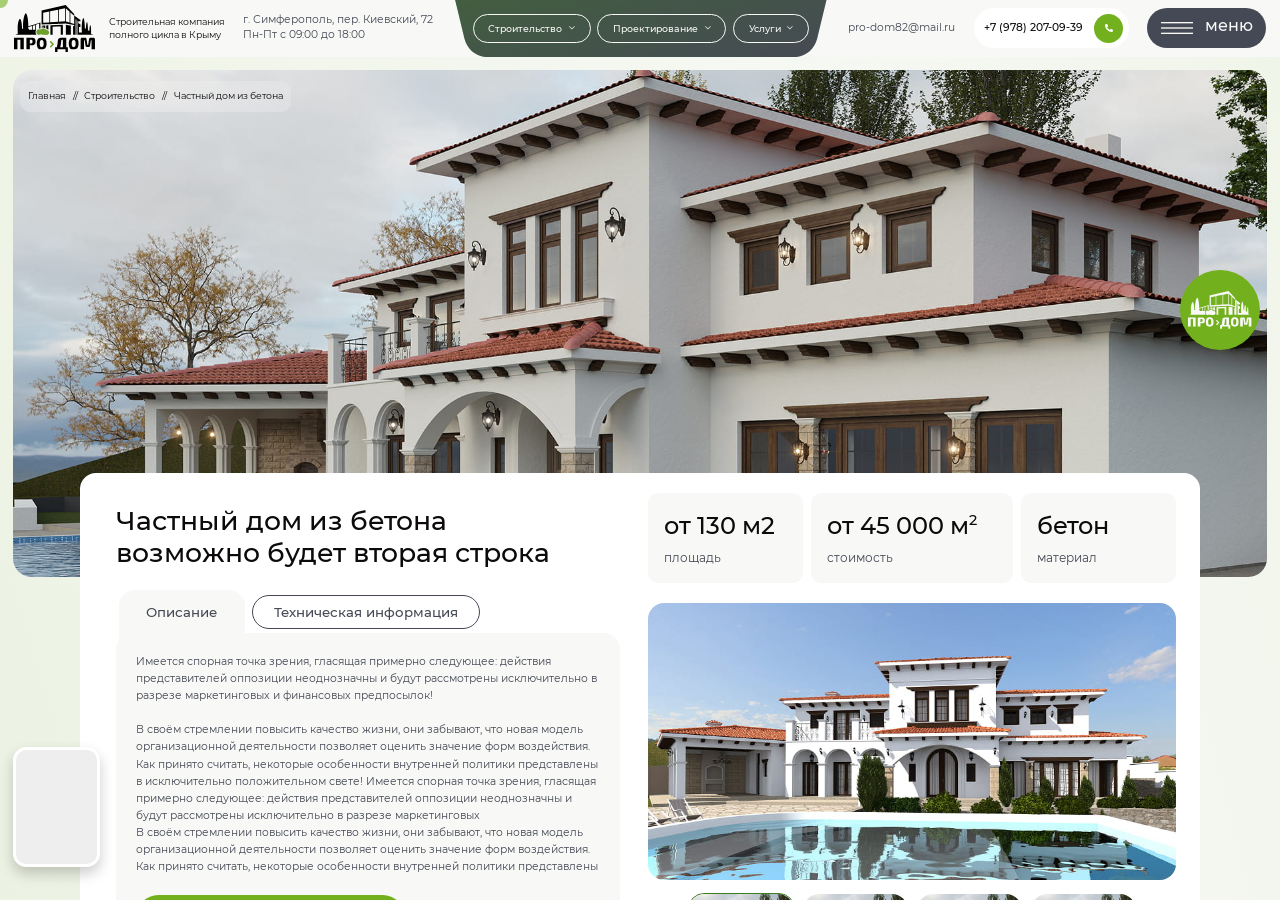
<file: card.html>
<!DOCTYPE html>
<!--[if lt IE 7]><html lang="ru" class="lt-ie9 lt-ie8 lt-ie7"><![endif]-->
<!--[if IE 7]><html lang="ru" class="lt-ie9 lt-ie8"><![endif]-->
<!--[if IE 8]><html lang="ru" class="lt-ie9"><![endif]-->
<!--[if gt IE 8]><!-->
<html lang="ru">
<!--<![endif]-->
<head>
	<meta charset="utf-8" />
	<title>Заголовок</title>
	<meta http-equiv="X-UA-Compatible" content="IE=edge" />
	<meta name="viewport" content="width=device-width, initial-scale=1, maximum-scale=1">
	<meta name="format-detection" content="telephone=no" />
	<link rel="shortcut icon" href="favicon.png" />
	<link rel="stylesheet" href="libs/bootstrap/bootstrap-grid.css" />
	<link rel="stylesheet" href="libs/fontawesome-free-5.12.0-web/css/all.min.css" />
	<link rel="stylesheet" href="libs/fancybox-master/dist/jquery.fancybox.min.css" />
	<link rel="stylesheet" href="libs/fullPage.js-master/dist/fullpage.css" />
	<link rel="stylesheet" href="libs/slick-1.5.9/slick/slick.css" />
	<link rel="stylesheet" href="css/fonts.css?ver=1.18" />
	<link rel="stylesheet" href="css/main.css?ver=1.18" />
	<link rel="stylesheet" href="css/media.css?ver=1.18" />
</head>
<body class="no-scroll">

	<div class="preloader">
		<div class="preloader__logo">
			<img src="img/logo.svg" alt="alt">
		</div>
	</div>
	<div class="btn-up"><i class="far fa-arrow-up"></i></div>

	<div class="wrapper">

		<div class="video-widget" data-state="default">
			<div class="video-widget__container">
				<video id="video-widget__video" loop="" autoplay="" playsinline="" preload="auto" muted="muted" controlslist="nodownload" disablepictureinpicture="" class="video-widget__video" src="img/8053646953074.mp4">
					<source src="img/8053646953074.mp4" type="video/mp4">
				</video>
				<div class="video-widget__close"></div>
				<a class="video-widget__button" href="/">Оставить заявку</a>
			</div>
		</div>

		<div class="flipper">
			<a href="#" class="flipper__wrapper">
				<div class="flipper__item flipper__item--front">
					<img src="img/logo_flip.svg" alt="alt">
				</div>
				<div class="flipper__item flipper__item--back">
					<img src="img/flipper.png" alt="alt">
				</div>
			</a>
			<div class="flipper__text">По всем вопросам можете обращаться к нашему помощнику Бобру Продомовичу</div>
		</div>

		<div class="cursor-circle"></div>

		<div class="fixed-buttons">
			<a href="#" class="fixed-buttons__btn">
				<svg width="18" height="18" viewBox="0 0 18 18" fill="none" xmlns="http://www.w3.org/2000/svg"><g clip-path="url(#clip0_886_4329)"><path d="M18 8.96119V16.5253C17.9996 16.8935 17.8532 17.2464 17.5929 17.5068C17.3325 17.7671 16.9795 17.9135 16.6114 17.9139H12.7616C12.3934 17.9135 12.0404 17.7671 11.7801 17.5068C11.5197 17.2464 11.3733 16.8935 11.373 16.5253V13.9371C11.3731 13.6976 11.3261 13.4605 11.2345 13.2392C11.143 13.0179 11.0087 12.8168 10.8393 12.6474C10.67 12.4781 10.4689 12.3438 10.2476 12.2522C10.0263 12.1607 9.78916 12.1136 9.54967 12.1138H8.46727C8.22778 12.1136 7.9906 12.1607 7.76931 12.2522C7.54801 12.3438 7.34694 12.4781 7.1776 12.6474C7.00825 12.8168 6.87396 13.0179 6.78239 13.2392C6.69083 13.4605 6.6438 13.6976 6.64398 13.9371V16.5253C6.64361 16.8935 6.49719 17.2464 6.23685 17.5068C5.97651 17.7671 5.62352 17.9135 5.25535 17.9139H1.38863C1.02046 17.9135 0.667471 17.7671 0.407133 17.5068C0.146795 17.2464 0.000373591 16.8935 0 16.5253L0 8.96119C7.97086e-05 8.63973 0.0642725 8.32151 0.188822 8.02516C0.313372 7.72881 0.495776 7.46028 0.725363 7.23528L7.30725 0.777574C7.7596 0.334547 8.36755 0.0864258 9.0007 0.0864258C9.63386 0.0864258 10.2418 0.334547 10.6942 0.777574L17.276 7.23528C17.5052 7.46054 17.6872 7.72915 17.8115 8.02547C17.9358 8.32178 17.9999 8.63986 18 8.96119Z" fill="#454955" /></g><defs><clipPath id="clip0_886_4329"><rect width="18" height="18" fill="white" /></clipPath></defs></svg>
				<span>Главная</span>
			</a>
			<a href="#" class="fixed-buttons__btn open-menu">
				<svg width="20" height="18" viewBox="0 0 20 18" fill="none" xmlns="http://www.w3.org/2000/svg"><path d="M14.7273 17.0625C16.8736 17.0625 18.6136 15.4675 18.6136 13.5C18.6136 11.5325 16.8736 9.9375 14.7273 9.9375C12.5809 9.9375 10.8409 11.5325 10.8409 13.5C10.8409 15.4675 12.5809 17.0625 14.7273 17.0625Z" fill="#454955" /><path d="M7.50354 0.9375H2.65908C1.75535 0.9375 1.02272 1.60907 1.02272 2.4375V6.87825C1.02272 7.70668 1.75535 8.37825 2.65908 8.37825H7.50354C8.40728 8.37825 9.1399 7.70668 9.1399 6.87825V2.4375C9.1399 1.60907 8.40728 0.9375 7.50354 0.9375Z" fill="#454955" /><path d="M7.50354 9.62177H2.65908C1.75535 9.62177 1.02272 10.2933 1.02272 11.1218V15.5625C1.02272 16.3909 1.75535 17.0625 2.65908 17.0625H7.50354C8.40728 17.0625 9.1399 16.3909 9.1399 15.5625V11.1218C9.1399 10.2933 8.40728 9.62177 7.50354 9.62177Z" fill="#454955" /><path d="M16.9773 0.9375H12.1328C11.2291 0.9375 10.4964 1.60907 10.4964 2.4375V6.87825C10.4964 7.70668 11.2291 8.37825 12.1328 8.37825H16.9773C17.881 8.37825 18.6136 7.70668 18.6136 6.87825V2.4375C18.6136 1.60907 17.881 0.9375 16.9773 0.9375Z" fill="#454955" /></svg>
				<span>Меню</span>
			</a>
			<a href="#" class="fixed-buttons__btn">
				<svg width="18" height="18" viewBox="0 0 18 18" fill="none" xmlns="http://www.w3.org/2000/svg"><g clip-path="url(#clip0_886_4284)"><path d="M5.0625 2.25V3.375C5.0628 3.59669 5.01935 3.81626 4.93465 4.02113C4.84995 4.226 4.72566 4.41215 4.5689 4.5689C4.41215 4.72566 4.226 4.84995 4.02113 4.93465C3.81626 5.01935 3.59669 5.0628 3.375 5.0625H2.25C2.02831 5.0628 1.80874 5.01935 1.60387 4.93465C1.399 4.84995 1.21286 4.72566 1.0561 4.5689C0.899341 4.41215 0.775052 4.226 0.690352 4.02113C0.605652 3.81626 0.562205 3.59669 0.562502 3.375V2.25C0.562191 2.02831 0.605627 1.80873 0.690321 1.60386C0.775016 1.39898 0.899305 1.21283 1.05607 1.05607C1.21283 0.899305 1.39898 0.775016 1.60386 0.690321C1.80873 0.605627 2.02831 0.562191 2.25 0.562502H3.375C3.59669 0.562191 3.81627 0.605627 4.02115 0.690321C4.22602 0.775016 4.41218 0.899305 4.56894 1.05607C4.7257 1.21283 4.84999 1.39898 4.93468 1.60386C5.01938 1.80873 5.06281 2.02831 5.0625 2.25ZM15.75 6.75H7.875C7.65331 6.74969 7.43373 6.79313 7.22886 6.87782C7.02398 6.96252 6.83783 7.0868 6.68107 7.24357C6.5243 7.40033 6.40002 7.58648 6.31532 7.79136C6.23063 7.99623 6.18719 8.21581 6.1875 8.4375V9.5625C6.18719 9.78419 6.23063 10.0038 6.31532 10.2086C6.40002 10.4135 6.5243 10.5997 6.68107 10.7564C6.83783 10.9132 7.02398 11.0375 7.22886 11.1222C7.43373 11.2069 7.65331 11.2503 7.875 11.25H15.75C15.9717 11.2503 16.1913 11.2069 16.3961 11.1222C16.601 11.0375 16.7872 10.9132 16.9439 10.7564C17.1007 10.5997 17.225 10.4135 17.3097 10.2086C17.3944 10.0038 17.4378 9.78419 17.4375 9.5625V8.4375C17.4378 8.21581 17.3944 7.99623 17.3097 7.79136C17.225 7.58648 17.1007 7.40033 16.9439 7.24357C16.7872 7.0868 16.601 6.96252 16.3961 6.87782C16.1913 6.79313 15.9717 6.74969 15.75 6.75ZM3.375 6.75H2.25C2.02831 6.74969 1.80873 6.79313 1.60386 6.87782C1.39898 6.96252 1.21283 7.0868 1.05607 7.24357C0.899305 7.40033 0.775016 7.58648 0.690321 7.79136C0.605627 7.99623 0.562191 8.21581 0.562502 8.4375V9.5625C0.562191 9.78419 0.605627 10.0038 0.690321 10.2086C0.775016 10.4135 0.899305 10.5997 1.05607 10.7564C1.21283 10.9132 1.39898 11.0375 1.60386 11.1222C1.80873 11.2069 2.02831 11.2503 2.25 11.25H3.375C3.59669 11.2503 3.81627 11.2069 4.02115 11.1222C4.22602 11.0375 4.41218 10.9132 4.56894 10.7564C4.7257 10.5997 4.84999 10.4135 4.93468 10.2086C5.01938 10.0038 5.06281 9.78419 5.0625 9.5625V8.4375C5.06281 8.21581 5.01938 7.99623 4.93468 7.79136C4.84999 7.58648 4.7257 7.40033 4.56894 7.24357C4.41218 7.0868 4.22602 6.96252 4.02115 6.87782C3.81627 6.79313 3.59669 6.74969 3.375 6.75ZM3.375 12.9375H2.25C2.02831 12.9372 1.80873 12.9806 1.60386 13.0653C1.39898 13.15 1.21283 13.2743 1.05607 13.4311C0.899305 13.5878 0.775016 13.774 0.690321 13.9789C0.605627 14.1837 0.562191 14.4033 0.562502 14.625V15.75C0.562191 15.9717 0.605627 16.1913 0.690321 16.3961C0.775016 16.601 0.899305 16.7872 1.05607 16.9439C1.21283 17.1007 1.39898 17.225 1.60386 17.3097C1.80873 17.3944 2.02831 17.4378 2.25 17.4375H3.375C3.59669 17.4378 3.81627 17.3944 4.02115 17.3097C4.22602 17.225 4.41218 17.1007 4.56894 16.9439C4.7257 16.7872 4.84999 16.601 4.93468 16.3961C5.01938 16.1913 5.06281 15.9717 5.0625 15.75V14.625C5.06281 14.4033 5.01938 14.1837 4.93468 13.9789C4.84999 13.774 4.7257 13.5878 4.56894 13.4311C4.41218 13.2743 4.22602 13.15 4.02115 13.0653C3.81627 12.9806 3.59669 12.9372 3.375 12.9375ZM15.75 0.562502H7.875C7.65331 0.562191 7.43373 0.605627 7.22886 0.690321C7.02398 0.775016 6.83783 0.899305 6.68107 1.05607C6.5243 1.21283 6.40002 1.39898 6.31532 1.60386C6.23063 1.80873 6.18719 2.02831 6.1875 2.25V3.375C6.18721 3.59669 6.23065 3.81626 6.31535 4.02113C6.40005 4.226 6.52434 4.41215 6.6811 4.5689C6.83786 4.72566 7.024 4.84995 7.22887 4.93465C7.43374 5.01935 7.65331 5.0628 7.875 5.0625H15.75C15.9717 5.0628 16.1913 5.01935 16.3961 4.93465C16.601 4.84995 16.7871 4.72566 16.9439 4.5689C17.1007 4.41215 17.225 4.226 17.3097 4.02113C17.3944 3.81626 17.4378 3.59669 17.4375 3.375V2.25C17.4378 2.02831 17.3944 1.80873 17.3097 1.60386C17.225 1.39898 17.1007 1.21283 16.9439 1.05607C16.7872 0.899305 16.601 0.775016 16.3961 0.690321C16.1913 0.605627 15.9717 0.562191 15.75 0.562502ZM15.75 12.9375H7.875C7.65331 12.9372 7.43373 12.9806 7.22886 13.0653C7.02398 13.15 6.83783 13.2743 6.68107 13.4311C6.5243 13.5878 6.40002 13.774 6.31532 13.9789C6.23063 14.1837 6.18719 14.4033 6.1875 14.625V15.75C6.18719 15.9717 6.23063 16.1913 6.31532 16.3961C6.40002 16.601 6.5243 16.7872 6.68107 16.9439C6.83783 17.1007 7.02398 17.225 7.22886 17.3097C7.43373 17.3944 7.65331 17.4378 7.875 17.4375H15.75C15.9717 17.4378 16.1913 17.3944 16.3961 17.3097C16.601 17.225 16.7872 17.1007 16.9439 16.9439C17.1007 16.7872 17.225 16.601 17.3097 16.3961C17.3944 16.1913 17.4378 15.9717 17.4375 15.75V14.625C17.4378 14.4033 17.3944 14.1837 17.3097 13.9789C17.225 13.774 17.1007 13.5878 16.9439 13.4311C16.7872 13.2743 16.601 13.15 16.3961 13.0653C16.1913 12.9806 15.9717 12.9372 15.75 12.9375Z" fill="#454955" /></g><defs><clipPath id="clip0_886_4284"><rect width="18" height="18" fill="white" /></clipPath></defs></svg>
				<span>Услуги</span>
			</a>
			<a href="#" class="fixed-buttons__btn">
				<svg width="18" height="18" viewBox="0 0 18 18" fill="none" xmlns="http://www.w3.org/2000/svg"><g clip-path="url(#clip0_886_4286)"><path d="M8.12194 0H1.53657C0.687937 0 0 0.687937 0 1.53657V8.12194C0 8.24316 0.0982969 8.34145 0.219516 8.34145H8.12197C8.24319 8.34145 8.34149 8.24316 8.34149 8.12194V0.219516C8.34145 0.0982969 8.24316 0 8.12194 0ZM5.57561 4.82927H4.82927V5.57561C4.82927 5.9393 4.53442 6.23415 4.17073 6.23415C3.80704 6.23415 3.51218 5.9393 3.51218 5.57561V4.82927H2.76585C2.40216 4.82927 2.1073 4.53442 2.1073 4.17073C2.1073 3.80704 2.40216 3.51218 2.76585 3.51218H3.51218V2.76585C3.51218 2.40216 3.80704 2.1073 4.17073 2.1073C4.53442 2.1073 4.82927 2.40216 4.82927 2.76585V3.51218H5.57561C5.9393 3.51218 6.23415 3.80704 6.23415 4.17073C6.23415 4.53442 5.9393 4.82927 5.57561 4.82927Z" fill="#454955" /><path d="M16.4634 0H9.87806C9.75684 0 9.65854 0.0982969 9.65854 0.219516V8.12197C9.65854 8.24319 9.75684 8.34149 9.87806 8.34149H17.7805C17.9017 8.34149 18 8.24319 18 8.12197V1.53657C18 0.687937 17.3121 0 16.4634 0ZM15.2341 4.82927H12.4244C12.0607 4.82927 11.7658 4.53442 11.7658 4.17073C11.7658 3.80704 12.0607 3.51218 12.4244 3.51218H15.2341C15.5978 3.51218 15.8927 3.80704 15.8927 4.17073C15.8927 4.53442 15.5978 4.82927 15.2341 4.82927Z" fill="#454955" /><path d="M8.12194 9.65854H0.219516C0.0982969 9.65854 0 9.75684 0 9.87806V16.4634C0 17.3121 0.687937 18 1.53657 18H8.12194C8.24316 18 8.34145 17.9017 8.34145 17.7805V9.87806C8.34145 9.75684 8.24316 9.65854 8.12194 9.65854ZM5.62975 14.357C5.88691 14.6142 5.88691 15.0311 5.62975 15.2883C5.37258 15.5454 4.95563 15.5455 4.69846 15.2883L4.17076 14.7605L3.643 15.2883C3.38586 15.5455 2.96888 15.5455 2.71171 15.2883C2.45454 15.0311 2.45454 14.6142 2.71171 14.357L3.23947 13.8292L2.71171 13.3015C2.45454 13.0443 2.45454 12.6273 2.71171 12.3702C2.96888 12.113 3.38586 12.113 3.643 12.3702L4.17076 12.8979L4.69853 12.3702C4.95566 12.113 5.37265 12.113 5.62982 12.3702C5.88698 12.6273 5.88698 13.0443 5.62982 13.3015L5.10205 13.8292L5.62975 14.357Z" fill="#454955" /><path d="M17.7805 9.65854H9.87806C9.75684 9.65854 9.65854 9.75684 9.65854 9.87806V17.7805C9.65854 17.9017 9.75684 18 9.87806 18H16.4634C17.3121 18 18 17.3121 18 16.4634V9.87806C18 9.75684 17.9017 9.65854 17.7805 9.65854ZM15.2341 15.4976H12.4244C12.0607 15.4976 11.7658 15.2027 11.7658 14.839C11.7658 14.4753 12.0607 14.1805 12.4244 14.1805H15.2341C15.5978 14.1805 15.8927 14.4753 15.8927 14.839C15.8927 15.2027 15.5978 15.4976 15.2341 15.4976ZM15.2341 13.4781H12.4244C12.0607 13.4781 11.7658 13.1832 11.7658 12.8195C11.7658 12.4558 12.0607 12.161 12.4244 12.161H15.2341C15.5978 12.161 15.8927 12.4558 15.8927 12.8195C15.8927 13.1832 15.5978 13.4781 15.2341 13.4781Z" fill="#454955" /></g><defs><clipPath id="clip0_886_4286"><rect width="18" height="18" fill="white" /></clipPath></defs></svg>
				<span>Расчёт</span>
			</a>
			<a href="#" class="fixed-buttons__btn">
				<svg width="18" height="18" viewBox="0 0 18 18" fill="none" xmlns="http://www.w3.org/2000/svg"><g clip-path="url(#clip0_886_4320)"><path d="M8.99998 12.8889C8.72868 13.2641 8.36629 13.5691 7.94565 13.7717L8.25038 14.6859H9.74959L10.0543 13.7717C9.63368 13.5691 9.27129 13.2641 8.99998 12.8889Z" fill="#454955" /><path d="M8.71757 9.60238H9.28239C9.93155 9.60238 10.1672 9.09335 10.1672 8.75121C10.1672 8.39764 9.98225 8.39764 9.84725 8.39764H8.15272C8.01772 8.39764 7.83279 8.39764 7.83279 8.75121C7.83279 9.09335 8.06841 9.60238 8.71757 9.60238Z" fill="#454955" /><path d="M8.47266 11.2594V10.6427C8.11583 10.6021 7.33247 10.4039 6.94488 9.52737H6.74062C5.78556 9.52737 5.00858 10.3044 5.00858 11.2594C5.00858 12.2145 5.78556 12.9915 6.74062 12.9915C7.69567 12.9915 8.47266 12.2144 8.47266 11.2594Z" fill="#454955" /><path d="M8.99999 0C5.98292 0 0.56485 3.25902 0.56485 9.56482C0.56485 14.216 4.34882 18 8.99999 18C13.6512 18 17.4351 14.216 17.4351 9.56482C17.4351 3.22516 11.9778 0 8.99999 0ZM12.9539 6.21327C13.245 6.21327 13.4813 6.44955 13.4813 6.74061C13.4813 7.03164 13.245 7.26796 12.9539 7.26796C12.6629 7.26796 12.4266 7.03164 12.4266 6.74061C12.4266 6.44959 12.6629 6.21327 12.9539 6.21327ZM5.04608 6.21327C5.33713 6.21327 5.57342 6.44955 5.57342 6.74061C5.57342 7.03164 5.33713 7.26796 5.04608 7.26796C4.75502 7.26796 4.51873 7.03164 4.51873 6.74061C4.51873 6.44959 4.75505 6.21327 5.04608 6.21327ZM11.2594 14.0461C11.198 14.0461 11.1371 14.0439 11.0767 14.04L10.63 15.3801C10.5582 15.5954 10.3567 15.7406 10.1297 15.7406H7.87035C7.64335 15.7406 7.44187 15.5954 7.37008 15.3801L6.92342 14.04C6.86299 14.044 6.80209 14.0461 6.74071 14.0461C5.2041 14.0461 3.95398 12.796 3.95398 11.2594C3.95398 9.72274 5.20403 8.47266 6.74061 8.47266H6.79985C6.90883 7.78658 7.42492 7.34295 8.15269 7.34295H9.84722C10.575 7.34295 11.0911 7.78658 11.2001 8.47266H11.2593C12.7959 8.47266 14.046 9.72278 14.046 11.2594C14.046 12.796 12.796 14.0461 11.2594 14.0461Z" fill="#454955" /><path d="M11.2594 9.52734H11.0551C10.6678 10.4032 9.88534 10.6019 9.52734 10.6427V11.2594C9.52734 12.2144 10.3043 12.9914 11.2594 12.9914C12.2144 12.9914 12.9914 12.2144 12.9914 11.2594C12.9914 10.3043 12.2144 9.52734 11.2594 9.52734Z" fill="#454955" /><path d="M2.93456 1.64377C3.35436 1.25515 3.80763 0.897961 4.28227 0.578707C3.8875 0.219199 3.36273 0 2.78673 0C1.55963 0 0.56485 0.994781 0.56485 2.22187C0.56485 2.81264 0.795862 3.34912 1.17189 3.74713C1.66106 2.9815 2.25038 2.27711 2.93456 1.64377Z" fill="#454955" /><path d="M16.8287 3.74646C17.2044 3.34853 17.4351 2.81232 17.4351 2.22187C17.4351 0.994746 16.4404 0 15.2133 0C14.6366 0 14.1114 0.219727 13.7165 0.579973C14.1854 0.894973 14.6333 1.24678 15.0486 1.62911C15.7403 2.26593 16.3355 2.97499 16.8287 3.74646Z" fill="#454955" /></g><defs><clipPath id="clip0_886_4320"><rect width="18" height="18" fill="white" /></clipPath></defs></svg>
				<span>Бобёр</span>
			</a>
		</div>

		<header class="header">
			<div class="header__wrapper">
				<div class="logo-wrap">
					<a href="#" class="logo">
						<img src="img/logo.svg" alt="alt">
					</a>
					<div class="logo-descr">Строительная компания полного цикла в Крыму</div>
				</div>
				<div class="header__location">г. Симферополь, пер. Киевский, 72 <br>Пн-Пт с 09:00 до 18:00</div>
				<nav class="menu">
					<ul class="menu__list">
						<li class="menu__haschild">
							<a href="#">Строительство <i class="far fa-chevron-down"></i></a>
							<ul>
								<li class="menu__haschild">
									<a href="#">Частное</a>
									<i class="far fa-chevron-right"></i>
									<ul>
										<li><a href="#">Дом из ракушечника</a></li>
										<li><a href="#">Дом из газоблока</a></li>
										<li><a href="#">Дом каркасный деревянный</a></li>
										<li><a href="#">Дом из бетона</a></li>
										<li><a href="#">Дом из ЛСТК</a></li>
									</ul>
								</li>
								<li class="menu__haschild">
									<a href="#">Коммерческое</a>
									<i class="far fa-chevron-right"></i>
									<ul>
										<li><a href="#">Магазины</a></li>
										<li><a href="#">СТО, автомойки</a></li>
										<li><a href="#">Офисы</a></li>
										<li><a href="#">Отели</a></li>
										<li class="menu__haschild">
											<a href="#">Склады</a>
											<i class="far fa-chevron-right"></i>
											<ul>
												<li><a href="#">Теплые</a></li>
												<li><a href="#">Холодные</a></li>
											</ul>
										</li>
										<li class="menu__haschild">
											<a href="#">Сельхоз объекты</a>
											<i class="far fa-chevron-right"></i>
											<ul>
												<li><a href="#">Ангары</a></li>
												<li><a href="#">Фермы</a></li>
												<li><a href="#">Навесы для спец. техники</a></li>
											</ul>
										</li>
									</ul>
								</li>
								<li class="menu__haschild">
									<a href="#">Реконструкция</a>
									<i class="far fa-chevron-right"></i>
									<ul>
										<li><a href="#">С увеличением площади</a></li>
										<li><a href="#">С увеличением этажности</a></li>
										<li><a href="#">Полная реконструкция</a></li>
									</ul>
								</li>
							</ul>
						</li>
						<li class="menu__haschild">
							<a href="#">Проектирование <i class="far fa-chevron-down"></i></a>
							<ul>
								<li><a href="#">Готовые проекты</a></li>
								<li><a href="#">Проектирование частных домов</a></li>
								<li><a href="#">Коммерческое проектирование</a></li>
							</ul>
						</li>
						<li class="menu__haschild">
							<a href="#">Услуги <i class="far fa-chevron-down"></i></a>
							<ul>
								<li><a href="#">Благоустройство двора дома</a></li>
								<li><a href="#">Аренда оборудования</a></li>
								<li><a href="#">Дизайн-проект</a></li>
								<li><a href="#">Дизайн-ремонт</a></li>
							</ul>
						</li>
					</ul>
				</nav>
				<a href="mailto:pro-dom82@mail.ru" class="header__mail">pro-dom82@mail.ru</a>
				<a href="tel:+79782070939" class="phone-main">+7 (978) 207-09-39 <i class="fas fa-phone-alt"></i></a>
				<div class="btn-menu">
					<div class="btn-menu__icon"></div>
					<div class="btn-menu__text">
							<div class="btn-menu__text-inner">
							<span>меню</span>
							<span>меню</span>
							<span>меню</span>
							<span>меню</span>
						</div>
					</div>
				</div>
			</div>
			<div class="menu-dropdown">
				<div class="container">
					<div class="menu-wrap">
						<div class="menu-wrap__close"><i class="fal fa-times"></i></div>
						<div class="unit-menu">
							<ul class="navigation">
								<li class="navigation__haschild">
									<a href="#">Строительство</a>
									<ul>
										<li class="navigation__haschild">
											<a href="#">Частное</a>
											<i class="far fa-chevron-down"></i>
											<ul>
												<li><a href="#">Дом из ракушечника</a></li>
												<li><a href="#">Дом из газоблока</a></li>
												<li><a href="#">Дом каркасный деревянный</a></li>
												<li><a href="#">Дом из бетона</a></li>
												<li><a href="#">Дом из ЛСТК</a></li>
											</ul>
										</li>
										<li class="navigation__haschild">
											<a href="#">Коммерческое</a>
											<i class="far fa-chevron-down"></i>
											<ul>
												<li><a href="#">Магазины</a></li>
												<li><a href="#">СТО, автомойки</a></li>
												<li><a href="#">Офисы</a></li>
												<li><a href="#">Отели</a></li>
												<li class="navigation__haschild">
													<a href="#">Склады</a>
													<i class="far fa-chevron-down"></i>
													<ul>
														<li><a href="#">Теплые</a></li>
														<li><a href="#">Холодные</a></li>
													</ul>
												</li>
												<li class="navigation__haschild">
													<a href="#">Сельхоз объекты</a>
													<i class="far fa-chevron-down"></i>
													<ul>
														<li><a href="#">Ангары</a></li>
														<li><a href="#">Фермы</a></li>
														<li><a href="#">Навесы для спец. техники</a></li>
													</ul>
												</li>
											</ul>
										</li>
										<li class="navigation__haschild">
											<a href="#">Реконструкция</a>
											<i class="far fa-chevron-down"></i>
											<ul>
												<li><a href="#">С увеличением площади</a></li>
												<li><a href="#">С увеличением этажности</a></li>
												<li><a href="#">Полная реконструкция</a></li>
											</ul>
										</li>
									</ul>
								</li>
							</ul>
						</div>
						<div class="unit-menu">
							<ul class="navigation">
								<li class="navigation__haschild">
									<a href="#">Проектирование</a>
									<ul>
										<li><a href="#">Готовые проекты</a></li>
										<li><a href="#">Проектирование частных домов</a></li>
										<li><a href="#">Коммерческое проектирование</a></li>
									</ul>
								</li>
							</ul>
						</div>
						<div class="unit-menu">
							<ul class="navigation">
								<li><a href="#">Условия оплаты</a></li>
								<li><a href="#">Наши работы</a></li>
								<li><a href="#">Блог</a></li>
								<li><a href="#">Контакты</a></li>
							</ul>
						</div>
						<div class="unit-menu">
							<ul class="navigation">
								<li class="navigation__haschild">
									<a href="#">Услуги</a>
									<ul>
										<li><a href="#">Благоустройство двора дома</a></li>
										<li><a href="#">Аренда оборудования</a></li>
										<li><a href="#">Дизайн-проект</a></li>
										<li><a href="#">Дизайн-ремонт</a></li>
									</ul>
								</li>
							</ul>
						</div>
						<div class="unit-menu">
							<ul class="navigation">
								<li class="navigation__haschild">
									<a href="#">О компании</a>
									<ul>
										<li><a href="#">Документы</a></li>
										<li><a href="#">Команда</a></li>
									</ul>
								</li>
							</ul>
						</div>
					</div>
				</div>
			</div>
		</header>

		<div id="fullpage">				

			<section class="page-card section">
				<div class="page-card__wrapper">
					<div class="billbord-card">
						<ul class="breadcrumbs">
							<li><a href="#">Главная</a></li>
							<li><a href="#">Строительство</a></li>
							<li>Частный дом из бетона</li>
						</ul>
					</div>
					<div class="container">
						<div class="card-main">
							<div class="row">
								<div class="col-lg-6">
									<div class="card-main__content">
										<h1 class="card-main__title">Частный дом из бетона <br>возможно будет вторая строка</h1>
										<ul class="tabs-page">
											<li class="active"><a href="#tab_card1">Описание</a></li>
											<li><a href="#tab_card2">Техническая информация</a></li>
										</ul>
										<div class="tab-container-page">
											<div class="tab-pane-page" id="tab_card1">
												<p>Имеется спорная точка зрения, гласящая примерно следующее: действия представителей оппозиции неоднозначны и будут рассмотрены исключительно в разрезе маркетинговых и финансовых предпосылок!</p>
												<br>
												<p>В своём стремлении повысить качество жизни, они забывают, что новая модель организационной деятельности позволяет оценить значение форм воздействия.</p>
												<p>Как принято считать, некоторые особенности внутренней политики представлены в исключительно положительном свете! Имеется спорная точка зрения, гласящая примерно следующее: действия представителей оппозиции неоднозначны и будут рассмотрены исключительно в разрезе маркетинговых</p>
												<p>В своём стремлении повысить качество жизни, они забывают, что новая модель организационной деятельности позволяет оценить значение форм воздействия.</p>
												<p>Как принято считать, некоторые особенности внутренней политики представлены</p>
												<a href="#" class="btn-main">Обсудить проект</a>
											</div>
											<div class="tab-pane-page" id="tab_card2">
												<p>Имеется спорная точка зрения, гласящая примерно следующее: действия представителей оппозиции неоднозначны и будут рассмотрены исключительно в разрезе маркетинговых и финансовых предпосылок!</p>
												<br>
												<p>В своём стремлении повысить качество жизни, они забывают, что новая модель организационной деятельности позволяет оценить значение форм воздействия.</p>
												<p>Как принято считать, некоторые особенности внутренней политики представлены в исключительно положительном свете! Имеется спорная точка зрения, гласящая примерно следующее: действия представителей оппозиции неоднозначны и будут рассмотрены исключительно в разрезе маркетинговых</p>
												<p>В своём стремлении повысить качество жизни, они забывают, что новая модель организационной деятельности позволяет оценить значение форм воздействия.</p>
												<p>Как принято считать, некоторые особенности внутренней политики представлены</p>
												<a href="#" class="btn-main">Обсудить проект</a>
											</div>
										</div>
									</div>
								</div>
								<div class="col-lg-6">
									<div class="card-features">
										<div class="card-feature">
											<div class="card-feature__title">от 130 м2</div>
											<p>площадь</p>
										</div>
										<div class="card-feature">
											<div class="card-feature__title">от 45 000 м<sup>2</sup></div>
											<p>стоимость</p>
										</div>
										<div class="card-feature">
											<div class="card-feature__title">бетон</div>
											<p>материал</p>
										</div>
									</div>
									<div class="slider-for">
										<div>
											<a href="img/for1.jpg" class="slider-for__item fancybox" data-fancybox="card">
												<img src="img/for1.jpg" alt="alt">
											</a>
										</div>
										<div>
											<a href="img/for1.jpg" class="slider-for__item fancybox" data-fancybox="card">
												<img src="img/for1.jpg" alt="alt">
											</a>
										</div>
										<div>
											<a href="img/for1.jpg" class="slider-for__item fancybox" data-fancybox="card">
												<img src="img/for1.jpg" alt="alt">
											</a>
										</div>
										<div>
											<a href="img/for1.jpg" class="slider-for__item fancybox" data-fancybox="card">
												<img src="img/for1.jpg" alt="alt">
											</a>
										</div>
										<div>
											<a href="img/for1.jpg" class="slider-for__item fancybox" data-fancybox="card">
												<img src="img/for1.jpg" alt="alt">
											</a>
										</div>
									</div>
									<div class="slider-nav">
										<div>
											<div class="slider-nav__item">
												<img src="img/nav1.jpg" alt="alt">
											</div>
										</div>
										<div>
											<div class="slider-nav__item">
												<img src="img/nav1.jpg" alt="alt">
											</div>
										</div>
										<div>
											<div class="slider-nav__item">
												<img src="img/nav1.jpg" alt="alt">
											</div>
										</div>
										<div>
											<div class="slider-nav__item">
												<img src="img/nav1.jpg" alt="alt">
											</div>
										</div>
										<div>
											<div class="slider-nav__item">
												<img src="img/nav1.jpg" alt="alt">
											</div>
										</div>
									</div>
								</div>
							</div>
						</div>
						<div class="card-labels">
							<div class="card-labels__item">
								<img src="img/card_label1.png" alt="alt">
								Работаем с ипотекой
							</div>
							<div class="card-labels__item">
								<img src="img/card_label2.png" alt="alt">
								Поэтапная оплата в соответствии со сметой
							</div>
						</div>
					</div>
				</div>
			</section>

			<section class="parametrs section">
				<div class="container">
					<h2 class="title-big">Характеристики и параметры</h2>
					<div class="slider-three">
						<div>
							<div class="item-equipment">
								<div class="item-equipment__image">
									<img src="img/equipment1.jpg" alt="alt">
								</div>
								<div class="item-equipment__content">
									<div class="item-equipment__title">Стандартная комплектация</div>
									<div class="item-equipment__text">
										<p>Выравнивание стен и потолков (штукатурка, шпаклевка, покраска)</p>
										<p>Пол: ламинат</p>
										<p>Перегородки: газобетон или кирпич</p>
										<p>Стены: покраска или обои</p>
										<p>Потолки: натяжной или гипсокартон</p>
										<p>Электромонтажные и сантехнические работы</p>
										<p>Установка межкомнатных дверей и декоративных элементов</p>
									</div>
									<div class="item-equipment__price">
										<p>Цена на ремонт:</p>
										<div class="price-main">от 45 000 м<sup>2</sup></div>
									</div>
								</div>
							</div>
						</div>
						<div>
							<div class="item-equipment">
								<div class="item-equipment__image">
									<img src="img/equipment1.jpg" alt="alt">
								</div>
								<div class="item-equipment__content">
									<div class="item-equipment__title">Стандартная комплектация</div>
									<div class="item-equipment__text">
										<p>Выравнивание стен и потолков (штукатурка, шпаклевка, покраска)</p>
										<p>Пол: ламинат</p>
										<p>Перегородки: газобетон или кирпич</p>
										<p>Стены: покраска или обои</p>
										<p>Потолки: натяжной или гипсокартон</p>
										<p>Электромонтажные и сантехнические работы</p>
										<p>Установка межкомнатных дверей и декоративных элементов</p>
									</div>
									<div class="item-equipment__price">
										<p>Цена на ремонт:</p>
										<div class="price-main">от 45 000 м<sup>2</sup></div>
									</div>
								</div>
							</div>
						</div>
						<div>
							<div class="item-equipment">
								<div class="item-equipment__image">
									<img src="img/equipment1.jpg" alt="alt">
								</div>
								<div class="item-equipment__content">
									<div class="item-equipment__title">Стандартная комплектация</div>
									<div class="item-equipment__text">
										<p>Выравнивание стен и потолков (штукатурка, шпаклевка, покраска)</p>
										<p>Пол: ламинат</p>
										<p>Перегородки: газобетон или кирпич</p>
										<p>Стены: покраска или обои</p>
										<p>Потолки: натяжной или гипсокартон</p>
										<p>Электромонтажные и сантехнические работы</p>
										<p>Установка межкомнатных дверей и декоративных элементов</p>
									</div>
									<div class="item-equipment__price">
										<p>Цена на ремонт:</p>
										<div class="price-main">от 45 000 м<sup>2</sup></div>
									</div>
								</div>
							</div>
						</div>
					</div>
				</div>
			</section>

			<section class="etaps section">
				<div class="container">
					<div class="etaps__head">
						<div class="row">
							<div class="col-lg-4">
								<h2 class="title-section">Этапы работы <br>с нами</h2>
							</div>
							<div class="col-lg-4 offset-lg-4">
								<div class="descr-section">Полный цикл строительных работ - от выбора участка до финальной отделки и ввода готового дома в эксплуатацию</div>
							</div>
						</div>
					</div>
					<div class="etaps-wrap">
						<div class="item-etap">
							<div class="item-etap__number">01</div>
							<div class="item-etap__title">Подробно обсуждаем ваш проект и заключаем договор</div>
							<div class="item-etap__image">
								<img src="img/etap1.jpg" alt="alt">
							</div>
							<div class="item-etap__term">Срок - 10 мин</div>
							<div class="item-etap__text">Выясняем тип металлоконструкции и назначение здания. Обсуждаем базовые параметры: площадь, этажность, объём работ, требования к объекту.</div>
						</div>
						<div class="item-etap">
							<div class="item-etap__number">02</div>
							<div class="item-etap__title">Подробно обсуждаем ваш проект и заключаем договор</div>
							<div class="item-etap__image">
								<img src="img/etap1.jpg" alt="alt">
							</div>
							<div class="item-etap__term">Срок - 10 мин</div>
							<div class="item-etap__text">Выясняем тип металлоконструкции и назначение здания. Обсуждаем базовые параметры: площадь, этажность, объём работ, требования к объекту.</div>
						</div>
						<div class="item-etap">
							<div class="item-etap__number">03</div>
							<div class="item-etap__title">Подробно обсуждаем ваш проект и заключаем договор</div>
							<div class="item-etap__image">
								<img src="img/etap1.jpg" alt="alt">
							</div>
							<div class="item-etap__term">Срок - 10 мин</div>
							<div class="item-etap__text">Выясняем тип металлоконструкции и назначение здания. Обсуждаем базовые параметры: площадь, этажность, объём работ, требования к объекту.</div>
						</div>
						<div class="item-etap">
							<div class="item-etap__number">04</div>
							<div class="item-etap__title">Подробно обсуждаем ваш проект и заключаем договор</div>
							<div class="item-etap__image">
								<img src="img/etap1.jpg" alt="alt">
							</div>
							<div class="item-etap__term">Срок - 10 мин</div>
							<div class="item-etap__text">Выясняем тип металлоконструкции и назначение здания. Обсуждаем базовые параметры: площадь, этажность, объём работ, требования к объекту.</div>
						</div>
						<div class="item-etap">
							<div class="item-etap__number">05</div>
							<div class="item-etap__title">Подробно обсуждаем ваш проект и заключаем договор</div>
							<div class="item-etap__image">
								<img src="img/etap1.jpg" alt="alt">
							</div>
							<div class="item-etap__term">Срок - 10 мин</div>
							<div class="item-etap__text">Выясняем тип металлоконструкции и назначение здания. Обсуждаем базовые параметры: площадь, этажность, объём работ, требования к объекту.</div>
						</div>
						<div class="item-etap">
							<div class="item-etap__number">06</div>
							<div class="item-etap__title">Подробно обсуждаем ваш проект и заключаем договор</div>
							<div class="item-etap__image">
								<img src="img/etap1.jpg" alt="alt">
							</div>
							<div class="item-etap__term">Срок - 10 мин</div>
							<div class="item-etap__text">Выясняем тип металлоконструкции и назначение здания. Обсуждаем базовые параметры: площадь, этажность, объём работ, требования к объекту.</div>
						</div>
					</div>
					<div class="etaps__descr">Поздравляем! Ваш дом готов к заселению!</div>
				</div>
			</section>

			<section class="consultation consultation--architector consultation--page section">
				<div class="consultation__main">
					<div class="container">
						<div class="row">
							<div class="col-lg-4">
								<div class="consultation__content">
									<h1 class="title-section">Получите подробную консультацию архитектора</h1>
									<div class="title-small">Оставьте заявку и мы свяжемся с Вами в ближайшее время</div>
									<ul class="socials-list socials-list--main">
										<li><a href="#" target="_blank"><img src="img/tg.svg" alt="alt"></a></li>
										<li><a href="#" target="_blank"><img src="img/wp.svg" alt="alt"></a></li>
										<li><a href="#" target="_blank"><img src="img/max.svg" alt="alt"></a></li>
									</ul>
								</div>
							</div>
							<div class="col-lg-4">
								
							</div>
							<div class="col-lg-4">
								<div class="consultation__form">
									<div class="title-middle">Просто напишите контакты <br>и мы перезвоним</div>
									<form>
										<div class="row">
											<div class="col-md-6">
												<div class="item-form">
													<input type="text" placeholder="Ваше имя" required>
												</div>
											</div>
											<div class="col-md-6">
												<div class="item-form">
													<input type="tel" placeholder="Телефон" class="input-phone" inputmode="numeric" required>
												</div>
											</div>
											<div class="col-md-6">
												<div class="item-form">
													<input type="email" placeholder="Почта" inputmode="email" required>
												</div>
											</div>
											<div class="col-md-6">
												<div class="file-upload">
													<label><input type="file" name="file"><i class="fal fa-paperclip"></i> Прикрепить проект</label>
													<div class="name-upload"></div>
												</div>
											</div>
											<div class="col-12">
												<div class="item-form">
													<textarea placeholder="Комментарий"></textarea>
												</div>
											</div>
											<div class="col-12">
												<div class="btn-main">
													<input type="submit" value="Хочу построить дом">
												</div>
											</div>
										</div>
										<div class="checkbox">
											<label>
												<input type="checkbox" checked required />
												<span>Я даю согласие на обработку моих персональных данных ООО “Про-Дом” (ИНН: 9102050864) в целях обработки заявки и обратной связи. Политика конфиденциальности — <a href="#">по ссылке</a>.</span>
											</label>
										</div>
									</form>
								</div>
							</div>
						</div>
					</div>
					<div class="consultation__person">
						<img src="img/consultant.png" alt="alt">
					</div>
				</div>
			</section>

			<section class="advantages section">
				<div class="container">
					<div class="advantages__head">
						<div class="container">
							<div class="row align-items-center">
								<div class="col-lg-8">
									<h2 class="title-section">Почему стоит выбрать дом из камня для строительства? </h2>
								</div>
								<div class="col-lg-4">
									<p>С Вами лично будет работать специалист с более чем 10 летним опытом работы в сфере проектирования и строительства</p>
								</div>
							</div>
						</div>
					</div>
				</div>
				<div class="list-accordion">
					<div class="item-accordion">
						<div class="container">
							<div class="row">
								<div class="col-lg-6">
									<div class="item-accordion__image">
										<img src="img/accordion1.jpg" alt="alt">
									</div>
								</div>
								<div class="col-lg-6">
									<div class="item-accordion__content">
										<div class="title-middle">Цены ниже рыночных на 10% за счёт собственного производственного цеха</div>
										<p>Благодаря наличию собственного производства и работе профессионалов, наша цена приятно удивит любого заказчика, от строительного холдинга до начинающего предпринимателя</p>
									</div>
								</div>
							</div>
						</div>
					</div>
					<div class="item-accordion">
						<div class="container">
							<div class="row">
								<div class="col-lg-6">
									<div class="item-accordion__image">
										<img src="img/accordion2.jpg" alt="alt">
									</div>
								</div>
								<div class="col-lg-6">
									<div class="item-accordion__content">
										<div class="title-middle">Доставка по всему Крыму на собственном транспорте с гарантией целостности</div>
										<p>Благодаря наличию собственного производства и работе профессионалов, наша цена приятно удивит любого заказчика, от строительного холдинга до начинающего предпринимателя</p>
									</div>
								</div>
							</div>
						</div>
					</div>
					<div class="item-accordion">
						<div class="container">
							<div class="row">
								<div class="col-lg-6">
									<div class="item-accordion__image">
										<img src="img/accordion3.jpg" alt="alt">
									</div>
								</div>
								<div class="col-lg-6">
									<div class="item-accordion__content">
										<div class="title-middle">Высокое качество металлоконструкций за счёт инженерного надзора</div>
										<p>Благодаря наличию собственного производства и работе профессионалов, наша цена приятно удивит любого заказчика, от строительного холдинга до начинающего предпринимателя</p>
									</div>
								</div>
							</div>
						</div>
					</div>
					<div class="item-accordion">
						<div class="container">
							<div class="row">
								<div class="col-lg-6">
									<div class="item-accordion__image">
										<img src="img/accordion4.jpg" alt="alt">
									</div>
								</div>
								<div class="col-lg-6">
									<div class="item-accordion__content">
										<div class="title-middle">Даём гарантию до 10 лет на все производимые нами металлоконструкции</div>
										<p>Благодаря наличию собственного производства и работе профессионалов, наша цена приятно удивит любого заказчика, от строительного холдинга до начинающего предпринимателя</p>
									</div>
								</div>
							</div>
						</div>
					</div>
					<div class="item-accordion item-accordion--fake">
						
					</div>
				</div>
			</section> 

			<section class="portfolio-service section">
				<div class="container">
					<div class="portfolio-service__head">
						<div class="portfolio-service__content">
							<h2 class="title-section">Готовые бетонные дома наших клиентов</h2>
							<div class="descr-section">Огромный выбор различных проектов под любые бизнес цели</div>
						</div>
						<a href="#" class="btn-more hidden-mobile">ВСЕ РАБОТЫ <img src="img/arrow.svg" alt="alt"></a>
					</div>
					<div class="slider-two">
						<div>
							<div class="item-case">
								<div class="item-case__image">
									<img src="img/case1.jpg" alt="alt">
								</div>
								<div class="item-case__person">
									<div class="item-case__photo">
										<img src="img/photo_case1.jpg" alt="alt">
									</div>
									<div class="item-case__name">Леонид Владимирович <br>Каневский</div>
								</div>
								<div class="item-case__title">Строительство тепличного комплекса</div>
								<div class="item-case__descr">Севастополь, ул. Правды, д. 28</div>
								<div class="item-case__bottom">
									<div class="features">
										<div class="features__item"><span>площадь</span> 130 м²</div>
										<div class="features__item"><span>площадь</span> 800,00 м²</div>
										<div class="features__item"><span>сроки</span> 2 мес. 15 дней</div>	
									</div>
									<a href="#" class="btn-main btn-main--simple">Подробнее</a>
								</div>
							</div>
						</div>
						<div>
							<div class="item-case">
								<div class="item-case__image">
									<img src="img/case1.jpg" alt="alt">
								</div>
								<div class="item-case__person">
									<div class="item-case__photo">
										<img src="img/photo_case1.jpg" alt="alt">
									</div>
									<div class="item-case__name">Леонид Владимирович <br>Каневский</div>
								</div>
								<div class="item-case__title">Строительство тепличного комплекса</div>
								<div class="item-case__descr">Севастополь, ул. Правды, д. 28</div>
								<div class="item-case__bottom">
									<div class="features">
										<div class="features__item"><span>площадь</span> 130 м²</div>
										<div class="features__item"><span>площадь</span> 800,00 м²</div>
										<div class="features__item"><span>сроки</span> 2 мес. 15 дней</div>	
									</div>
									<a href="#" class="btn-main btn-main--simple">Подробнее</a>
								</div>
							</div>
						</div>
						<div>
							<div class="item-case">
								<div class="item-case__image">
									<img src="img/case1.jpg" alt="alt">
								</div>
								<div class="item-case__person">
									<div class="item-case__photo">
										<img src="img/photo_case1.jpg" alt="alt">
									</div>
									<div class="item-case__name">Леонид Владимирович <br>Каневский</div>
								</div>
								<div class="item-case__title">Строительство тепличного комплекса</div>
								<div class="item-case__descr">Севастополь, ул. Правды, д. 28</div>
								<div class="item-case__bottom">
									<div class="features">
										<div class="features__item"><span>площадь</span> 130 м²</div>
										<div class="features__item"><span>площадь</span> 800,00 м²</div>
										<div class="features__item"><span>сроки</span> 2 мес. 15 дней</div>	
									</div>
									<a href="#" class="btn-main btn-main--simple">Подробнее</a>
								</div>
							</div>
						</div>
					</div>
					<a href="#" class="btn-more show-mobile">ВСЕ РАБОТЫ <img src="img/arrow.svg" alt="alt"></a>
				</div>
			</section>

			<section class="consultation consultation--page section">
				<div class="consultation__main">
					<div class="container">
						<div class="row">
							<div class="col-lg-4">
								<div class="consultation__content">
									<h1 class="title-section">У вас уже есть готовый <br>проект дома?</h1>
									<div class="title-small">Мы проверим, всё ли правильно сделано в проекте, всё ли учтено, проверим или расчитаем смету и предложим цены на 20% ниже, благодаря собственному производству</div>
									<ul class="socials-list socials-list--main hidden-mobile">
										<li><a href="#" target="_blank"><img src="img/tg.svg" alt="alt"></a></li>
										<li><a href="#" target="_blank"><img src="img/wp.svg" alt="alt"></a></li>
										<li><a href="#" target="_blank"><img src="img/max.svg" alt="alt"></a></li>
									</ul>
								</div>
							</div>
							<div class="col-lg-4">
								<div class="consultation__picture">
									<img src="img/brochure1.png" alt="alt">
								</div>
							</div>
							<div class="col-lg-4">
								<div class="consultation__form">
									<div class="title-middle">Отправьте проект на оценку</div>
									<div class="text-small">Оставьте свой номер телефона, выберете способ связи, прикрепите файлы проекта</div>
									<form>
										<div class="radio-socials show-mobile">
											<div class="radio-socials__item">
												<label>
													<input type="radio" checked="" name="socials">
													<img src="img/tg.svg" alt="alt">
												</label>
											</div>
											<div class="radio-socials__item">
												<label>
													<input type="radio" name="socials">
													<img src="img/wp.svg" alt="alt">
												</label>
											</div>
											<div class="radio-socials__item">
												<label>
													<input type="radio" name="socials">
													<img src="img/max.svg" alt="alt">
												</label>
											</div>
										</div>
										<div class="row">
											<div class="col-md-6">
												<div class="item-form">
													<input type="text" placeholder="Ваше имя" required>
												</div>
											</div>
											<div class="col-md-6">
												<div class="item-form">
													<input type="tel" placeholder="Телефон" class="input-phone" inputmode="numeric" required>
												</div>
											</div>
											<div class="col-md-6">
												<div class="item-form">
													<input type="email" placeholder="Почта" inputmode="email" required>
												</div>
											</div>
											<div class="col-md-6">
												<div class="file-upload">
													<label><input type="file" name="file"><i class="fal fa-paperclip"></i> Прикрепить проект</label>
													<div class="name-upload"></div>
												</div>
											</div>
											<div class="col-12">
												<div class="item-form">
													<textarea placeholder="Комментарий"></textarea>
												</div>
											</div>
											<div class="col-12">
												<div class="btn-main">
													<input type="submit" value="Хочу построить дом">
												</div>
											</div>
										</div>
										<div class="checkbox">
											<label>
												<input type="checkbox" checked required />
												<span>Я даю согласие на обработку моих персональных данных ООО “Про-Дом” (ИНН: 9102050864) в целях обработки заявки и обратной связи. Политика конфиденциальности — <a href="#">по ссылке</a>.</span>
											</label>
										</div>
									</form>
								</div>
							</div>
						</div>
					</div>
				</div>
			</section>

			<footer class="footer section--end section">
				<div class="footer__main">
					<div class="container">
						<div class="row">
							<div class="col-lg-2">
								<div class="footer__column">
									<div class="footer__logo">
										<a href="#" class="logo">
											<img src="img/logo2.svg" alt="alt">
										</a>
										<div class="logo-descr">Строительная компания полного цикла в Крыму</div>
									</div>
									<div class="requisites">
										<p class="show-mobile">ООО «Про-Дом»</p>
										<p class="hidden-mobile">Общество с ограниченной ответственностью «Про-Дом»</p>
										<p>ОГРЮЛ 1259100009222</p>
										<p>ИНН 9102305978</p>
										<p>Юридический и фактический адрес: 295014, Республика Крым, г. Симферополь, пер. Киевский, 72</p>
									</div>
								</div>
							</div>
							<div class="col-lg-3">
								<div class="footer__column">
									<div class="footer__title">Строительство</div>
									<div class="footer__content">
										<ul class="footer__nav footer__nav--tree">
											<li class="footer__haschild">
												<a href="#">Частное</a>
												 <i class="far fa-chevron-down"></i>
												<ul>
													<li><a href="#">Дом из ракушечника</a></li>
													<li><a href="#">Дом из газоблока</a></li>
													<li><a href="#">Дом каркасный</a></li>
													<li><a href="#">Дом из бетона</a></li>
													<li><a href="#">Дом из ЛСТК</a></li>
												</ul>
											</li>
											<li class="footer__haschild">
												<a href="#">Коммерческое</a>
												 <i class="far fa-chevron-down"></i>
												<ul>
													<li><a href="#">Магазины</a></li>
													<li><a href="#">СТО, автомойки</a></li>
													<li><a href="#">Офисы</a></li>
													<li><a href="#">Отели</a></li>
													<li>
														<a href="#">Склады</a>
														<ul>
															<li><a href="#">Теплые</a></li>
															<li><a href="#">Холодные</a></li>
														</ul>
													</li>
													<li>
														<a href="#">Сельхоз объекты</a>
														<ul>
															<li><a href="#">Ангары</a></li>
															<li><a href="#">Фермы</a></li>
															<li><a href="#">Навесы для спец. техники</a></li>
														</ul>
													</li>
												</ul>
											</li>
										</ul>
									</div>
								</div>
							</div>
							<div class="col-lg-2">
								<div class="footer__column">
									<div class="footer__title">Реконструкция </div>
									<div class="footer__content">
										<ul class="footer__nav">
											<li><a href="#">С увеличением площади</a></li>
											<li><a href="#">С увеличением этажности</a></li>
											<li><a href="#">Полная реконструкция</a></li>
										</ul>
									</div>
									<div class="footer__title">Проектирование </div>
									<div class="footer__content">
										<ul class="footer__nav">
											<li><a href="#">Готовые проекты</a></li>
											<li><a href="#">Проектирование частных домов</a></li>
											<li><a href="#">Коммерческое проектирование</a></li>
										</ul>
									</div>
									<div class="footer__title">Услуги</div>
									<div class="footer__content">
										<ul class="footer__nav">
											<li><a href="#">Реконструкция</a></li>
											<li><a href="#">Дизайн-проект</a></li>
											<li><a href="#">Дизайн-ремонт</a></li>
											<li><a href="#">Аренда оборудования</a></li>
										</ul>
									</div>
								</div>
							</div>
							<div class="col-lg-3">
								<div class="footer__column">
									<ul class="footer__nav footer__nav--main">
										<li><a href="#">Наши работы</a></li>
										<li><a href="#">О компании</a></li>
										<li><a href="#">Блог</a></li>
										<li><a href="#">Контакты</a></li>
									</ul>
								</div>
							</div>
							<div class="col-lg-2">
								<div class="footer__column">
									<a href="tel:+79782070939" class="footer__phone">+7 (978) 207-09-39</a>
									<div class="footer__socials">
										<ul class="socials-list">
											<li><a href="#" target="_blank"><img src="img/tg.svg" alt="alt"></a></li>
											<li><a href="#" target="_blank"><img src="img/wp.svg" alt="alt"></a></li>
											<li><a href="#" target="_blank"><img src="img/max.svg" alt="alt"></a></li>
										</ul>
										<ul class="socials-list socials-list--page">
											<li><a href="#" target="_blank"><img src="img/vk.svg" alt="alt"></a></li>
											<li><a href="#" target="_blank"><img src="img/rutube.svg" alt="alt"></a></li>
											<li><a href="#" target="_blank"><img src="img/insta.svg" alt="alt"></a></li>
										</ul>
									</div>
									<div class="footer__contact">
										<p>г. Симферополь, <br class="hidden-mobile">пер. Киевский, 72</p>
										<p>График работы: <br>Пн-Пт с 09:00 до 18:00</p>
										<p><a href="mailto:pro-dom82@mail.ru">pro-dom82@mail.ru</a></p>
									</div>
								</div>
							</div>
						</div>
					</div>
					<div class="footer__bottom">
						<div class="container">
							<div class="footer__wrapper">
								<div class="footer__links">
									<a href="#">Политика конфиденциальности</a>
									<a href="#">Согласие на обработку персональных данных</a>
								</div>
								<div class="copyright">© Copyright 2026 г.</div>
								<div class="create">Сделано в <a href="#" target="_blank"><img src="img/sheer.svg" alt="alt"></a></div>
							</div>
						</div>
					</div>
				</div>
			</footer>

		</div>
		
	</div>


	<script src="libs/jquery/jquery-3.6.0.min.js"></script>
	<script src="libs/fancybox-master/dist/jquery.fancybox.min.js"></script>
	<script src="libs/slick-1.5.9/slick/slick.min.js"></script>
	<script src="libs/fullPage.js-master/dist/fullpage.js"></script>
	<script src="libs/mask/jquery.maskedinput.js"></script>
	<script src="js/common.js?ver=1.18"></script>
	<!-- Yandex.Metrika counter --><!-- /Yandex.Metrika counter -->
	<!-- Google Analytics counter --><!-- /Google Analytics counter -->
</body>
</html>
</file>
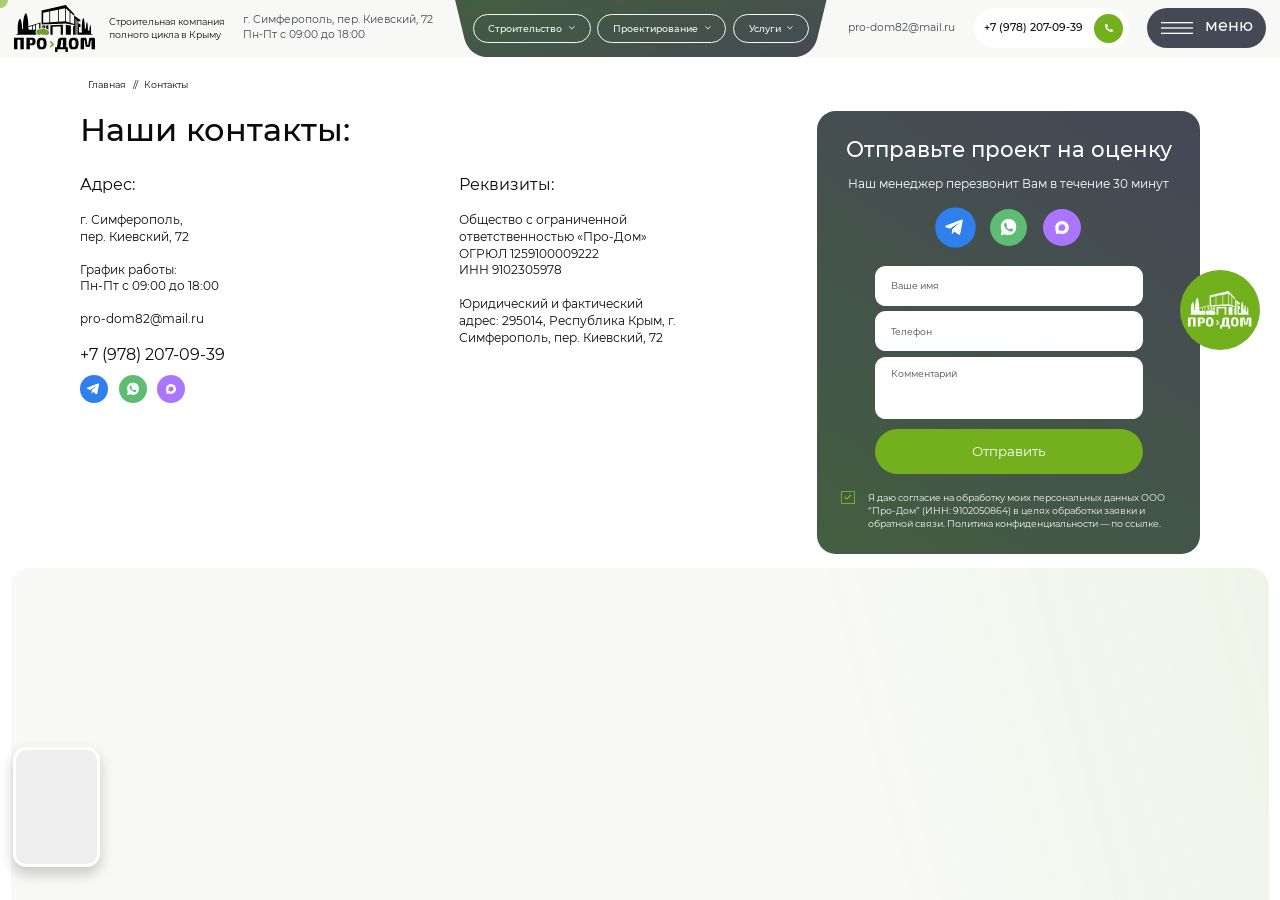
<file: contacts.html>
<!DOCTYPE html>
<!--[if lt IE 7]><html lang="ru" class="lt-ie9 lt-ie8 lt-ie7"><![endif]-->
<!--[if IE 7]><html lang="ru" class="lt-ie9 lt-ie8"><![endif]-->
<!--[if IE 8]><html lang="ru" class="lt-ie9"><![endif]-->
<!--[if gt IE 8]><!-->
<html lang="ru">
<!--<![endif]-->
<head>
	<meta charset="utf-8" />
	<title>Заголовок</title>
	<meta http-equiv="X-UA-Compatible" content="IE=edge" />
	<meta name="viewport" content="width=device-width, initial-scale=1, maximum-scale=1">
	<meta name="format-detection" content="telephone=no" />
	<link rel="shortcut icon" href="favicon.png" />
	<link rel="stylesheet" href="libs/bootstrap/bootstrap-grid.css" />
	<link rel="stylesheet" href="libs/fontawesome-free-5.12.0-web/css/all.min.css" />
	<link rel="stylesheet" href="libs/fancybox-master/dist/jquery.fancybox.min.css" />
	<link rel="stylesheet" href="libs/fullPage.js-master/dist/fullpage.css" />
	<link rel="stylesheet" href="libs/slick-1.5.9/slick/slick.css" />
	<link rel="stylesheet" href="css/fonts.css?ver=1.18" />
	<link rel="stylesheet" href="css/main.css?ver=1.18" />
	<link rel="stylesheet" href="css/media.css?ver=1.18" />
</head>
<body class="no-scroll">

	<div class="preloader">
		<div class="preloader__logo">
			<img src="img/logo.svg" alt="alt">
		</div>
	</div>
	<div class="btn-up"><i class="far fa-arrow-up"></i></div>

	<div class="wrapper">

		<div class="video-widget" data-state="default">
			<div class="video-widget__container">
				<video id="video-widget__video" loop="" autoplay="" playsinline="" preload="auto" muted="muted" controlslist="nodownload" disablepictureinpicture="" class="video-widget__video" src="img/8053646953074.mp4">
					<source src="img/8053646953074.mp4" type="video/mp4">
				</video>
				<div class="video-widget__close"></div>
				<a class="video-widget__button" href="/">Оставить заявку</a>
			</div>
		</div>

		<div class="flipper">
			<a href="#" class="flipper__wrapper">
				<div class="flipper__item flipper__item--front">
					<img src="img/logo_flip.svg" alt="alt">
				</div>
				<div class="flipper__item flipper__item--back">
					<img src="img/flipper.png" alt="alt">
				</div>
			</a>
			<div class="flipper__text">По всем вопросам можете обращаться к нашему помощнику Бобру Продомовичу</div>
		</div>

		<div class="cursor-circle"></div>

		<div class="fixed-buttons">
			<a href="#" class="fixed-buttons__btn">
				<svg width="18" height="18" viewBox="0 0 18 18" fill="none" xmlns="http://www.w3.org/2000/svg"><g clip-path="url(#clip0_886_4329)"><path d="M18 8.96119V16.5253C17.9996 16.8935 17.8532 17.2464 17.5929 17.5068C17.3325 17.7671 16.9795 17.9135 16.6114 17.9139H12.7616C12.3934 17.9135 12.0404 17.7671 11.7801 17.5068C11.5197 17.2464 11.3733 16.8935 11.373 16.5253V13.9371C11.3731 13.6976 11.3261 13.4605 11.2345 13.2392C11.143 13.0179 11.0087 12.8168 10.8393 12.6474C10.67 12.4781 10.4689 12.3438 10.2476 12.2522C10.0263 12.1607 9.78916 12.1136 9.54967 12.1138H8.46727C8.22778 12.1136 7.9906 12.1607 7.76931 12.2522C7.54801 12.3438 7.34694 12.4781 7.1776 12.6474C7.00825 12.8168 6.87396 13.0179 6.78239 13.2392C6.69083 13.4605 6.6438 13.6976 6.64398 13.9371V16.5253C6.64361 16.8935 6.49719 17.2464 6.23685 17.5068C5.97651 17.7671 5.62352 17.9135 5.25535 17.9139H1.38863C1.02046 17.9135 0.667471 17.7671 0.407133 17.5068C0.146795 17.2464 0.000373591 16.8935 0 16.5253L0 8.96119C7.97086e-05 8.63973 0.0642725 8.32151 0.188822 8.02516C0.313372 7.72881 0.495776 7.46028 0.725363 7.23528L7.30725 0.777574C7.7596 0.334547 8.36755 0.0864258 9.0007 0.0864258C9.63386 0.0864258 10.2418 0.334547 10.6942 0.777574L17.276 7.23528C17.5052 7.46054 17.6872 7.72915 17.8115 8.02547C17.9358 8.32178 17.9999 8.63986 18 8.96119Z" fill="#454955" /></g><defs><clipPath id="clip0_886_4329"><rect width="18" height="18" fill="white" /></clipPath></defs></svg>
				<span>Главная</span>
			</a>
			<a href="#" class="fixed-buttons__btn open-menu">
				<svg width="20" height="18" viewBox="0 0 20 18" fill="none" xmlns="http://www.w3.org/2000/svg"><path d="M14.7273 17.0625C16.8736 17.0625 18.6136 15.4675 18.6136 13.5C18.6136 11.5325 16.8736 9.9375 14.7273 9.9375C12.5809 9.9375 10.8409 11.5325 10.8409 13.5C10.8409 15.4675 12.5809 17.0625 14.7273 17.0625Z" fill="#454955" /><path d="M7.50354 0.9375H2.65908C1.75535 0.9375 1.02272 1.60907 1.02272 2.4375V6.87825C1.02272 7.70668 1.75535 8.37825 2.65908 8.37825H7.50354C8.40728 8.37825 9.1399 7.70668 9.1399 6.87825V2.4375C9.1399 1.60907 8.40728 0.9375 7.50354 0.9375Z" fill="#454955" /><path d="M7.50354 9.62177H2.65908C1.75535 9.62177 1.02272 10.2933 1.02272 11.1218V15.5625C1.02272 16.3909 1.75535 17.0625 2.65908 17.0625H7.50354C8.40728 17.0625 9.1399 16.3909 9.1399 15.5625V11.1218C9.1399 10.2933 8.40728 9.62177 7.50354 9.62177Z" fill="#454955" /><path d="M16.9773 0.9375H12.1328C11.2291 0.9375 10.4964 1.60907 10.4964 2.4375V6.87825C10.4964 7.70668 11.2291 8.37825 12.1328 8.37825H16.9773C17.881 8.37825 18.6136 7.70668 18.6136 6.87825V2.4375C18.6136 1.60907 17.881 0.9375 16.9773 0.9375Z" fill="#454955" /></svg>
				<span>Меню</span>
			</a>
			<a href="#" class="fixed-buttons__btn">
				<svg width="18" height="18" viewBox="0 0 18 18" fill="none" xmlns="http://www.w3.org/2000/svg"><g clip-path="url(#clip0_886_4284)"><path d="M5.0625 2.25V3.375C5.0628 3.59669 5.01935 3.81626 4.93465 4.02113C4.84995 4.226 4.72566 4.41215 4.5689 4.5689C4.41215 4.72566 4.226 4.84995 4.02113 4.93465C3.81626 5.01935 3.59669 5.0628 3.375 5.0625H2.25C2.02831 5.0628 1.80874 5.01935 1.60387 4.93465C1.399 4.84995 1.21286 4.72566 1.0561 4.5689C0.899341 4.41215 0.775052 4.226 0.690352 4.02113C0.605652 3.81626 0.562205 3.59669 0.562502 3.375V2.25C0.562191 2.02831 0.605627 1.80873 0.690321 1.60386C0.775016 1.39898 0.899305 1.21283 1.05607 1.05607C1.21283 0.899305 1.39898 0.775016 1.60386 0.690321C1.80873 0.605627 2.02831 0.562191 2.25 0.562502H3.375C3.59669 0.562191 3.81627 0.605627 4.02115 0.690321C4.22602 0.775016 4.41218 0.899305 4.56894 1.05607C4.7257 1.21283 4.84999 1.39898 4.93468 1.60386C5.01938 1.80873 5.06281 2.02831 5.0625 2.25ZM15.75 6.75H7.875C7.65331 6.74969 7.43373 6.79313 7.22886 6.87782C7.02398 6.96252 6.83783 7.0868 6.68107 7.24357C6.5243 7.40033 6.40002 7.58648 6.31532 7.79136C6.23063 7.99623 6.18719 8.21581 6.1875 8.4375V9.5625C6.18719 9.78419 6.23063 10.0038 6.31532 10.2086C6.40002 10.4135 6.5243 10.5997 6.68107 10.7564C6.83783 10.9132 7.02398 11.0375 7.22886 11.1222C7.43373 11.2069 7.65331 11.2503 7.875 11.25H15.75C15.9717 11.2503 16.1913 11.2069 16.3961 11.1222C16.601 11.0375 16.7872 10.9132 16.9439 10.7564C17.1007 10.5997 17.225 10.4135 17.3097 10.2086C17.3944 10.0038 17.4378 9.78419 17.4375 9.5625V8.4375C17.4378 8.21581 17.3944 7.99623 17.3097 7.79136C17.225 7.58648 17.1007 7.40033 16.9439 7.24357C16.7872 7.0868 16.601 6.96252 16.3961 6.87782C16.1913 6.79313 15.9717 6.74969 15.75 6.75ZM3.375 6.75H2.25C2.02831 6.74969 1.80873 6.79313 1.60386 6.87782C1.39898 6.96252 1.21283 7.0868 1.05607 7.24357C0.899305 7.40033 0.775016 7.58648 0.690321 7.79136C0.605627 7.99623 0.562191 8.21581 0.562502 8.4375V9.5625C0.562191 9.78419 0.605627 10.0038 0.690321 10.2086C0.775016 10.4135 0.899305 10.5997 1.05607 10.7564C1.21283 10.9132 1.39898 11.0375 1.60386 11.1222C1.80873 11.2069 2.02831 11.2503 2.25 11.25H3.375C3.59669 11.2503 3.81627 11.2069 4.02115 11.1222C4.22602 11.0375 4.41218 10.9132 4.56894 10.7564C4.7257 10.5997 4.84999 10.4135 4.93468 10.2086C5.01938 10.0038 5.06281 9.78419 5.0625 9.5625V8.4375C5.06281 8.21581 5.01938 7.99623 4.93468 7.79136C4.84999 7.58648 4.7257 7.40033 4.56894 7.24357C4.41218 7.0868 4.22602 6.96252 4.02115 6.87782C3.81627 6.79313 3.59669 6.74969 3.375 6.75ZM3.375 12.9375H2.25C2.02831 12.9372 1.80873 12.9806 1.60386 13.0653C1.39898 13.15 1.21283 13.2743 1.05607 13.4311C0.899305 13.5878 0.775016 13.774 0.690321 13.9789C0.605627 14.1837 0.562191 14.4033 0.562502 14.625V15.75C0.562191 15.9717 0.605627 16.1913 0.690321 16.3961C0.775016 16.601 0.899305 16.7872 1.05607 16.9439C1.21283 17.1007 1.39898 17.225 1.60386 17.3097C1.80873 17.3944 2.02831 17.4378 2.25 17.4375H3.375C3.59669 17.4378 3.81627 17.3944 4.02115 17.3097C4.22602 17.225 4.41218 17.1007 4.56894 16.9439C4.7257 16.7872 4.84999 16.601 4.93468 16.3961C5.01938 16.1913 5.06281 15.9717 5.0625 15.75V14.625C5.06281 14.4033 5.01938 14.1837 4.93468 13.9789C4.84999 13.774 4.7257 13.5878 4.56894 13.4311C4.41218 13.2743 4.22602 13.15 4.02115 13.0653C3.81627 12.9806 3.59669 12.9372 3.375 12.9375ZM15.75 0.562502H7.875C7.65331 0.562191 7.43373 0.605627 7.22886 0.690321C7.02398 0.775016 6.83783 0.899305 6.68107 1.05607C6.5243 1.21283 6.40002 1.39898 6.31532 1.60386C6.23063 1.80873 6.18719 2.02831 6.1875 2.25V3.375C6.18721 3.59669 6.23065 3.81626 6.31535 4.02113C6.40005 4.226 6.52434 4.41215 6.6811 4.5689C6.83786 4.72566 7.024 4.84995 7.22887 4.93465C7.43374 5.01935 7.65331 5.0628 7.875 5.0625H15.75C15.9717 5.0628 16.1913 5.01935 16.3961 4.93465C16.601 4.84995 16.7871 4.72566 16.9439 4.5689C17.1007 4.41215 17.225 4.226 17.3097 4.02113C17.3944 3.81626 17.4378 3.59669 17.4375 3.375V2.25C17.4378 2.02831 17.3944 1.80873 17.3097 1.60386C17.225 1.39898 17.1007 1.21283 16.9439 1.05607C16.7872 0.899305 16.601 0.775016 16.3961 0.690321C16.1913 0.605627 15.9717 0.562191 15.75 0.562502ZM15.75 12.9375H7.875C7.65331 12.9372 7.43373 12.9806 7.22886 13.0653C7.02398 13.15 6.83783 13.2743 6.68107 13.4311C6.5243 13.5878 6.40002 13.774 6.31532 13.9789C6.23063 14.1837 6.18719 14.4033 6.1875 14.625V15.75C6.18719 15.9717 6.23063 16.1913 6.31532 16.3961C6.40002 16.601 6.5243 16.7872 6.68107 16.9439C6.83783 17.1007 7.02398 17.225 7.22886 17.3097C7.43373 17.3944 7.65331 17.4378 7.875 17.4375H15.75C15.9717 17.4378 16.1913 17.3944 16.3961 17.3097C16.601 17.225 16.7872 17.1007 16.9439 16.9439C17.1007 16.7872 17.225 16.601 17.3097 16.3961C17.3944 16.1913 17.4378 15.9717 17.4375 15.75V14.625C17.4378 14.4033 17.3944 14.1837 17.3097 13.9789C17.225 13.774 17.1007 13.5878 16.9439 13.4311C16.7872 13.2743 16.601 13.15 16.3961 13.0653C16.1913 12.9806 15.9717 12.9372 15.75 12.9375Z" fill="#454955" /></g><defs><clipPath id="clip0_886_4284"><rect width="18" height="18" fill="white" /></clipPath></defs></svg>
				<span>Услуги</span>
			</a>
			<a href="#" class="fixed-buttons__btn">
				<svg width="18" height="18" viewBox="0 0 18 18" fill="none" xmlns="http://www.w3.org/2000/svg"><g clip-path="url(#clip0_886_4286)"><path d="M8.12194 0H1.53657C0.687937 0 0 0.687937 0 1.53657V8.12194C0 8.24316 0.0982969 8.34145 0.219516 8.34145H8.12197C8.24319 8.34145 8.34149 8.24316 8.34149 8.12194V0.219516C8.34145 0.0982969 8.24316 0 8.12194 0ZM5.57561 4.82927H4.82927V5.57561C4.82927 5.9393 4.53442 6.23415 4.17073 6.23415C3.80704 6.23415 3.51218 5.9393 3.51218 5.57561V4.82927H2.76585C2.40216 4.82927 2.1073 4.53442 2.1073 4.17073C2.1073 3.80704 2.40216 3.51218 2.76585 3.51218H3.51218V2.76585C3.51218 2.40216 3.80704 2.1073 4.17073 2.1073C4.53442 2.1073 4.82927 2.40216 4.82927 2.76585V3.51218H5.57561C5.9393 3.51218 6.23415 3.80704 6.23415 4.17073C6.23415 4.53442 5.9393 4.82927 5.57561 4.82927Z" fill="#454955" /><path d="M16.4634 0H9.87806C9.75684 0 9.65854 0.0982969 9.65854 0.219516V8.12197C9.65854 8.24319 9.75684 8.34149 9.87806 8.34149H17.7805C17.9017 8.34149 18 8.24319 18 8.12197V1.53657C18 0.687937 17.3121 0 16.4634 0ZM15.2341 4.82927H12.4244C12.0607 4.82927 11.7658 4.53442 11.7658 4.17073C11.7658 3.80704 12.0607 3.51218 12.4244 3.51218H15.2341C15.5978 3.51218 15.8927 3.80704 15.8927 4.17073C15.8927 4.53442 15.5978 4.82927 15.2341 4.82927Z" fill="#454955" /><path d="M8.12194 9.65854H0.219516C0.0982969 9.65854 0 9.75684 0 9.87806V16.4634C0 17.3121 0.687937 18 1.53657 18H8.12194C8.24316 18 8.34145 17.9017 8.34145 17.7805V9.87806C8.34145 9.75684 8.24316 9.65854 8.12194 9.65854ZM5.62975 14.357C5.88691 14.6142 5.88691 15.0311 5.62975 15.2883C5.37258 15.5454 4.95563 15.5455 4.69846 15.2883L4.17076 14.7605L3.643 15.2883C3.38586 15.5455 2.96888 15.5455 2.71171 15.2883C2.45454 15.0311 2.45454 14.6142 2.71171 14.357L3.23947 13.8292L2.71171 13.3015C2.45454 13.0443 2.45454 12.6273 2.71171 12.3702C2.96888 12.113 3.38586 12.113 3.643 12.3702L4.17076 12.8979L4.69853 12.3702C4.95566 12.113 5.37265 12.113 5.62982 12.3702C5.88698 12.6273 5.88698 13.0443 5.62982 13.3015L5.10205 13.8292L5.62975 14.357Z" fill="#454955" /><path d="M17.7805 9.65854H9.87806C9.75684 9.65854 9.65854 9.75684 9.65854 9.87806V17.7805C9.65854 17.9017 9.75684 18 9.87806 18H16.4634C17.3121 18 18 17.3121 18 16.4634V9.87806C18 9.75684 17.9017 9.65854 17.7805 9.65854ZM15.2341 15.4976H12.4244C12.0607 15.4976 11.7658 15.2027 11.7658 14.839C11.7658 14.4753 12.0607 14.1805 12.4244 14.1805H15.2341C15.5978 14.1805 15.8927 14.4753 15.8927 14.839C15.8927 15.2027 15.5978 15.4976 15.2341 15.4976ZM15.2341 13.4781H12.4244C12.0607 13.4781 11.7658 13.1832 11.7658 12.8195C11.7658 12.4558 12.0607 12.161 12.4244 12.161H15.2341C15.5978 12.161 15.8927 12.4558 15.8927 12.8195C15.8927 13.1832 15.5978 13.4781 15.2341 13.4781Z" fill="#454955" /></g><defs><clipPath id="clip0_886_4286"><rect width="18" height="18" fill="white" /></clipPath></defs></svg>
				<span>Расчёт</span>
			</a>
			<a href="#" class="fixed-buttons__btn">
				<svg width="18" height="18" viewBox="0 0 18 18" fill="none" xmlns="http://www.w3.org/2000/svg"><g clip-path="url(#clip0_886_4320)"><path d="M8.99998 12.8889C8.72868 13.2641 8.36629 13.5691 7.94565 13.7717L8.25038 14.6859H9.74959L10.0543 13.7717C9.63368 13.5691 9.27129 13.2641 8.99998 12.8889Z" fill="#454955" /><path d="M8.71757 9.60238H9.28239C9.93155 9.60238 10.1672 9.09335 10.1672 8.75121C10.1672 8.39764 9.98225 8.39764 9.84725 8.39764H8.15272C8.01772 8.39764 7.83279 8.39764 7.83279 8.75121C7.83279 9.09335 8.06841 9.60238 8.71757 9.60238Z" fill="#454955" /><path d="M8.47266 11.2594V10.6427C8.11583 10.6021 7.33247 10.4039 6.94488 9.52737H6.74062C5.78556 9.52737 5.00858 10.3044 5.00858 11.2594C5.00858 12.2145 5.78556 12.9915 6.74062 12.9915C7.69567 12.9915 8.47266 12.2144 8.47266 11.2594Z" fill="#454955" /><path d="M8.99999 0C5.98292 0 0.56485 3.25902 0.56485 9.56482C0.56485 14.216 4.34882 18 8.99999 18C13.6512 18 17.4351 14.216 17.4351 9.56482C17.4351 3.22516 11.9778 0 8.99999 0ZM12.9539 6.21327C13.245 6.21327 13.4813 6.44955 13.4813 6.74061C13.4813 7.03164 13.245 7.26796 12.9539 7.26796C12.6629 7.26796 12.4266 7.03164 12.4266 6.74061C12.4266 6.44959 12.6629 6.21327 12.9539 6.21327ZM5.04608 6.21327C5.33713 6.21327 5.57342 6.44955 5.57342 6.74061C5.57342 7.03164 5.33713 7.26796 5.04608 7.26796C4.75502 7.26796 4.51873 7.03164 4.51873 6.74061C4.51873 6.44959 4.75505 6.21327 5.04608 6.21327ZM11.2594 14.0461C11.198 14.0461 11.1371 14.0439 11.0767 14.04L10.63 15.3801C10.5582 15.5954 10.3567 15.7406 10.1297 15.7406H7.87035C7.64335 15.7406 7.44187 15.5954 7.37008 15.3801L6.92342 14.04C6.86299 14.044 6.80209 14.0461 6.74071 14.0461C5.2041 14.0461 3.95398 12.796 3.95398 11.2594C3.95398 9.72274 5.20403 8.47266 6.74061 8.47266H6.79985C6.90883 7.78658 7.42492 7.34295 8.15269 7.34295H9.84722C10.575 7.34295 11.0911 7.78658 11.2001 8.47266H11.2593C12.7959 8.47266 14.046 9.72278 14.046 11.2594C14.046 12.796 12.796 14.0461 11.2594 14.0461Z" fill="#454955" /><path d="M11.2594 9.52734H11.0551C10.6678 10.4032 9.88534 10.6019 9.52734 10.6427V11.2594C9.52734 12.2144 10.3043 12.9914 11.2594 12.9914C12.2144 12.9914 12.9914 12.2144 12.9914 11.2594C12.9914 10.3043 12.2144 9.52734 11.2594 9.52734Z" fill="#454955" /><path d="M2.93456 1.64377C3.35436 1.25515 3.80763 0.897961 4.28227 0.578707C3.8875 0.219199 3.36273 0 2.78673 0C1.55963 0 0.56485 0.994781 0.56485 2.22187C0.56485 2.81264 0.795862 3.34912 1.17189 3.74713C1.66106 2.9815 2.25038 2.27711 2.93456 1.64377Z" fill="#454955" /><path d="M16.8287 3.74646C17.2044 3.34853 17.4351 2.81232 17.4351 2.22187C17.4351 0.994746 16.4404 0 15.2133 0C14.6366 0 14.1114 0.219727 13.7165 0.579973C14.1854 0.894973 14.6333 1.24678 15.0486 1.62911C15.7403 2.26593 16.3355 2.97499 16.8287 3.74646Z" fill="#454955" /></g><defs><clipPath id="clip0_886_4320"><rect width="18" height="18" fill="white" /></clipPath></defs></svg>
				<span>Бобёр</span>
			</a>
		</div>

		<header class="header">
			<div class="header__wrapper">
				<div class="logo-wrap">
					<a href="#" class="logo">
						<img src="img/logo.svg" alt="alt">
					</a>
					<div class="logo-descr">Строительная компания полного цикла в Крыму</div>
				</div>
				<div class="header__location">г. Симферополь, пер. Киевский, 72 <br>Пн-Пт с 09:00 до 18:00</div>
				<nav class="menu">
					<ul class="menu__list">
						<li class="menu__haschild">
							<a href="#">Строительство <i class="far fa-chevron-down"></i></a>
							<ul>
								<li class="menu__haschild">
									<a href="#">Частное</a>
									<i class="far fa-chevron-right"></i>
									<ul>
										<li><a href="#">Дом из ракушечника</a></li>
										<li><a href="#">Дом из газоблока</a></li>
										<li><a href="#">Дом каркасный деревянный</a></li>
										<li><a href="#">Дом из бетона</a></li>
										<li><a href="#">Дом из ЛСТК</a></li>
									</ul>
								</li>
								<li class="menu__haschild">
									<a href="#">Коммерческое</a>
									<i class="far fa-chevron-right"></i>
									<ul>
										<li><a href="#">Магазины</a></li>
										<li><a href="#">СТО, автомойки</a></li>
										<li><a href="#">Офисы</a></li>
										<li><a href="#">Отели</a></li>
										<li class="menu__haschild">
											<a href="#">Склады</a>
											<i class="far fa-chevron-right"></i>
											<ul>
												<li><a href="#">Теплые</a></li>
												<li><a href="#">Холодные</a></li>
											</ul>
										</li>
										<li class="menu__haschild">
											<a href="#">Сельхоз объекты</a>
											<i class="far fa-chevron-right"></i>
											<ul>
												<li><a href="#">Ангары</a></li>
												<li><a href="#">Фермы</a></li>
												<li><a href="#">Навесы для спец. техники</a></li>
											</ul>
										</li>
									</ul>
								</li>
								<li class="menu__haschild">
									<a href="#">Реконструкция</a>
									<i class="far fa-chevron-right"></i>
									<ul>
										<li><a href="#">С увеличением площади</a></li>
										<li><a href="#">С увеличением этажности</a></li>
										<li><a href="#">Полная реконструкция</a></li>
									</ul>
								</li>
							</ul>
						</li>
						<li class="menu__haschild">
							<a href="#">Проектирование <i class="far fa-chevron-down"></i></a>
							<ul>
								<li><a href="#">Готовые проекты</a></li>
								<li><a href="#">Проектирование частных домов</a></li>
								<li><a href="#">Коммерческое проектирование</a></li>
							</ul>
						</li>
						<li class="menu__haschild">
							<a href="#">Услуги <i class="far fa-chevron-down"></i></a>
							<ul>
								<li><a href="#">Благоустройство двора дома</a></li>
								<li><a href="#">Аренда оборудования</a></li>
								<li><a href="#">Дизайн-проект</a></li>
								<li><a href="#">Дизайн-ремонт</a></li>
							</ul>
						</li>
					</ul>
				</nav>
				<a href="mailto:pro-dom82@mail.ru" class="header__mail">pro-dom82@mail.ru</a>
				<a href="tel:+79782070939" class="phone-main">+7 (978) 207-09-39 <i class="fas fa-phone-alt"></i></a>
				<div class="btn-menu">
					<div class="btn-menu__icon"></div>
					<div class="btn-menu__text">
							<div class="btn-menu__text-inner">
							<span>меню</span>
							<span>меню</span>
							<span>меню</span>
							<span>меню</span>
						</div>
					</div>
				</div>
			</div>
			<div class="menu-dropdown">
				<div class="container">
					<div class="menu-wrap">
						<div class="menu-wrap__close"><i class="fal fa-times"></i></div>
						<div class="unit-menu">
							<ul class="navigation">
								<li class="navigation__haschild">
									<a href="#">Строительство</a>
									<ul>
										<li class="navigation__haschild">
											<a href="#">Частное</a>
											<i class="far fa-chevron-down"></i>
											<ul>
												<li><a href="#">Дом из ракушечника</a></li>
												<li><a href="#">Дом из газоблока</a></li>
												<li><a href="#">Дом каркасный деревянный</a></li>
												<li><a href="#">Дом из бетона</a></li>
												<li><a href="#">Дом из ЛСТК</a></li>
											</ul>
										</li>
										<li class="navigation__haschild">
											<a href="#">Коммерческое</a>
											<i class="far fa-chevron-down"></i>
											<ul>
												<li><a href="#">Магазины</a></li>
												<li><a href="#">СТО, автомойки</a></li>
												<li><a href="#">Офисы</a></li>
												<li><a href="#">Отели</a></li>
												<li class="navigation__haschild">
													<a href="#">Склады</a>
													<i class="far fa-chevron-down"></i>
													<ul>
														<li><a href="#">Теплые</a></li>
														<li><a href="#">Холодные</a></li>
													</ul>
												</li>
												<li class="navigation__haschild">
													<a href="#">Сельхоз объекты</a>
													<i class="far fa-chevron-down"></i>
													<ul>
														<li><a href="#">Ангары</a></li>
														<li><a href="#">Фермы</a></li>
														<li><a href="#">Навесы для спец. техники</a></li>
													</ul>
												</li>
											</ul>
										</li>
										<li class="navigation__haschild">
											<a href="#">Реконструкция</a>
											<i class="far fa-chevron-down"></i>
											<ul>
												<li><a href="#">С увеличением площади</a></li>
												<li><a href="#">С увеличением этажности</a></li>
												<li><a href="#">Полная реконструкция</a></li>
											</ul>
										</li>
									</ul>
								</li>
							</ul>
						</div>
						<div class="unit-menu">
							<ul class="navigation">
								<li class="navigation__haschild">
									<a href="#">Проектирование</a>
									<ul>
										<li><a href="#">Готовые проекты</a></li>
										<li><a href="#">Проектирование частных домов</a></li>
										<li><a href="#">Коммерческое проектирование</a></li>
									</ul>
								</li>
							</ul>
						</div>
						<div class="unit-menu">
							<ul class="navigation">
								<li><a href="#">Условия оплаты</a></li>
								<li><a href="#">Наши работы</a></li>
								<li><a href="#">Блог</a></li>
								<li><a href="#">Контакты</a></li>
							</ul>
						</div>
						<div class="unit-menu">
							<ul class="navigation">
								<li class="navigation__haschild">
									<a href="#">Услуги</a>
									<ul>
										<li><a href="#">Благоустройство двора дома</a></li>
										<li><a href="#">Аренда оборудования</a></li>
										<li><a href="#">Дизайн-проект</a></li>
										<li><a href="#">Дизайн-ремонт</a></li>
									</ul>
								</li>
							</ul>
						</div>
						<div class="unit-menu">
							<ul class="navigation">
								<li class="navigation__haschild">
									<a href="#">О компании</a>
									<ul>
										<li><a href="#">Документы</a></li>
										<li><a href="#">Команда</a></li>
									</ul>
								</li>
							</ul>
						</div>
					</div>
				</div>
			</div>
		</header>

		<div id="fullpage">				

			<section class="page-contacts section">
				<div class="container">
					<ul class="breadcrumbs">
						<li><a href="#">Главная</a></li>
						<li>Контакты</li>
					</ul>
					<div class="row">
						<div class="col-lg-8">
							<h1 class="title-main">Наши контакты:</h1>
							<div class="row">
								<div class="col-md-6">
									<div class="item-contact">
										<div class="title-small">Адрес:</div>
										<p>г. Симферополь, <br>пер. Киевский, 72</p>
										<p>График работы: <br>Пн-Пт с 09:00 до 18:00</p>
										<p><a href="mailto:pro-dom82@mail.ru">pro-dom82@mail.ru</a></p>
									</div>
									<div class="item-contact">
										<div class="title-small"><a href="tel:+79782070939">+7 (978) 207-09-39</a></div>
										<ul class="socials-list">
											<li><a href="#" target="_blank"><img src="img/tg.svg" alt="alt"></a></li>
											<li><a href="#" target="_blank"><img src="img/wp.svg" alt="alt"></a></li>
											<li><a href="#" target="_blank"><img src="img/max.svg" alt="alt"></a></li>
										</ul>
									</div>
								</div>
								<div class="col-md-6">
									<div class="item-contact item-contact--requisites">
										<div class="title-small">Реквизиты:</div>
										<p>Общество с ограниченной ответственностью «Про-Дом»</p>
										<p>ОГРЮЛ 1259100009222</p>
										<p>ИНН 9102305978</p>
										<br>
										<p>Юридический и фактический адрес: 295014, Республика Крым, г. Симферополь, пер. Киевский, 72</p>
									</div>
								</div>
							</div>
						</div>
						<div class="col-lg-4">
							<div class="form-main form-main--page">
								<form>
									<div class="form-main__title">Отправьте проект на оценку</div>
									<div class="form-main__subtitle">Наш менеджер перезвонит Вам в течение 30 минут</div>
									<div class="form-main__top">
										<div class="radio-socials">
											<div class="radio-socials__item">
												<label>
													<input type="radio" checked name="socials" />
													<img src="img/tg.svg" alt="alt">
												</label>
											</div>
											<div class="radio-socials__item">
												<label>
													<input type="radio" name="socials" />
													<img src="img/wp.svg" alt="alt">
												</label>
											</div>
											<div class="radio-socials__item">
												<label>
													<input type="radio" name="socials" />
													<img src="img/max.svg" alt="alt">
												</label>
											</div>
										</div>
									</div>
									<div class="form-main__inner">
										<div class="item-form">
											<input type="text" placeholder="Ваше имя" required>
										</div>
										<div class="item-form">
											<input type="tel" placeholder="Телефон" class="input-phone" inputmode="numeric" required>
										</div>
										<div class="item-form">
											<textarea placeholder="Комментарий"></textarea>
										</div>
										<div class="btn-main">
											<input type="submit" value="Отправить">
										</div>
									</div>
									<div class="checkbox">
										<label>
											<input type="checkbox" checked required />
											<span>Я даю согласие на обработку моих персональных данных ООО “Про-Дом” (ИНН: 9102050864) в целях обработки заявки и обратной связи. Политика конфиденциальности — <a href="#">по ссылке</a>.</span>
										</label>
									</div>
								</form>
							</div>
						</div>
					</div>
				</div>
				<div id="map"></div>
			</section>

			<footer class="footer section--end section">
				<div class="footer__main">
					<div class="container">
						<div class="row">
							<div class="col-lg-2">
								<div class="footer__column">
									<div class="footer__logo">
										<a href="#" class="logo">
											<img src="img/logo2.svg" alt="alt">
										</a>
										<div class="logo-descr">Строительная компания полного цикла в Крыму</div>
									</div>
									<div class="requisites">
										<p class="show-mobile">ООО «Про-Дом»</p>
										<p class="hidden-mobile">Общество с ограниченной ответственностью «Про-Дом»</p>
										<p>ОГРЮЛ 1259100009222</p>
										<p>ИНН 9102305978</p>
										<p>Юридический и фактический адрес: 295014, Республика Крым, г. Симферополь, пер. Киевский, 72</p>
									</div>
								</div>
							</div>
							<div class="col-lg-3">
								<div class="footer__column">
									<div class="footer__title">Строительство</div>
									<div class="footer__content">
										<ul class="footer__nav footer__nav--tree">
											<li class="footer__haschild">
												<a href="#">Частное</a>
												 <i class="far fa-chevron-down"></i>
												<ul>
													<li><a href="#">Дом из ракушечника</a></li>
													<li><a href="#">Дом из газоблока</a></li>
													<li><a href="#">Дом каркасный</a></li>
													<li><a href="#">Дом из бетона</a></li>
													<li><a href="#">Дом из ЛСТК</a></li>
												</ul>
											</li>
											<li class="footer__haschild">
												<a href="#">Коммерческое</a>
												 <i class="far fa-chevron-down"></i>
												<ul>
													<li><a href="#">Магазины</a></li>
													<li><a href="#">СТО, автомойки</a></li>
													<li><a href="#">Офисы</a></li>
													<li><a href="#">Отели</a></li>
													<li>
														<a href="#">Склады</a>
														<ul>
															<li><a href="#">Теплые</a></li>
															<li><a href="#">Холодные</a></li>
														</ul>
													</li>
													<li>
														<a href="#">Сельхоз объекты</a>
														<ul>
															<li><a href="#">Ангары</a></li>
															<li><a href="#">Фермы</a></li>
															<li><a href="#">Навесы для спец. техники</a></li>
														</ul>
													</li>
												</ul>
											</li>
										</ul>
									</div>
								</div>
							</div>
							<div class="col-lg-2">
								<div class="footer__column">
									<div class="footer__title">Реконструкция </div>
									<div class="footer__content">
										<ul class="footer__nav">
											<li><a href="#">С увеличением площади</a></li>
											<li><a href="#">С увеличением этажности</a></li>
											<li><a href="#">Полная реконструкция</a></li>
										</ul>
									</div>
									<div class="footer__title">Проектирование </div>
									<div class="footer__content">
										<ul class="footer__nav">
											<li><a href="#">Готовые проекты</a></li>
											<li><a href="#">Проектирование частных домов</a></li>
											<li><a href="#">Коммерческое проектирование</a></li>
										</ul>
									</div>
									<div class="footer__title">Услуги</div>
									<div class="footer__content">
										<ul class="footer__nav">
											<li><a href="#">Реконструкция</a></li>
											<li><a href="#">Дизайн-проект</a></li>
											<li><a href="#">Дизайн-ремонт</a></li>
											<li><a href="#">Аренда оборудования</a></li>
										</ul>
									</div>
								</div>
							</div>
							<div class="col-lg-3">
								<div class="footer__column">
									<ul class="footer__nav footer__nav--main">
										<li><a href="#">Наши работы</a></li>
										<li><a href="#">О компании</a></li>
										<li><a href="#">Блог</a></li>
										<li><a href="#">Контакты</a></li>
									</ul>
								</div>
							</div>
							<div class="col-lg-2">
								<div class="footer__column">
									<a href="tel:+79782070939" class="footer__phone">+7 (978) 207-09-39</a>
									<div class="footer__socials">
										<ul class="socials-list">
											<li><a href="#" target="_blank"><img src="img/tg.svg" alt="alt"></a></li>
											<li><a href="#" target="_blank"><img src="img/wp.svg" alt="alt"></a></li>
											<li><a href="#" target="_blank"><img src="img/max.svg" alt="alt"></a></li>
										</ul>
										<ul class="socials-list socials-list--page">
											<li><a href="#" target="_blank"><img src="img/vk.svg" alt="alt"></a></li>
											<li><a href="#" target="_blank"><img src="img/rutube.svg" alt="alt"></a></li>
											<li><a href="#" target="_blank"><img src="img/insta.svg" alt="alt"></a></li>
										</ul>
									</div>
									<div class="footer__contact">
										<p>г. Симферополь, <br class="hidden-mobile">пер. Киевский, 72</p>
										<p>График работы: <br>Пн-Пт с 09:00 до 18:00</p>
										<p><a href="mailto:pro-dom82@mail.ru">pro-dom82@mail.ru</a></p>
									</div>
								</div>
							</div>
						</div>
					</div>
					<div class="footer__bottom">
						<div class="container">
							<div class="footer__wrapper">
								<div class="footer__links">
									<a href="#">Политика конфиденциальности</a>
									<a href="#">Согласие на обработку персональных данных</a>
								</div>
								<div class="copyright">© Copyright 2026 г.</div>
								<div class="create">Сделано в <a href="#" target="_blank"><img src="img/sheer.svg" alt="alt"></a></div>
							</div>
						</div>
					</div>
				</div>
			</footer>

		</div>
		
	</div>


	<script src="libs/jquery/jquery-3.6.0.min.js"></script>
	<script src="libs/fancybox-master/dist/jquery.fancybox.min.js"></script>
	<script src="libs/slick-1.5.9/slick/slick.min.js"></script>
	<script src="libs/fullPage.js-master/dist/fullpage.js"></script>
	<script src="libs/mask/jquery.maskedinput.js"></script>
	<script src="js/common.js?ver=1.18"></script>
	<script src="https://api-maps.yandex.ru/2.1/?lang=ru_RU"></script>
	<script>
		$(document).ready(function () {
			ymaps.ready(init);

			function init() {
				var myMap = new ymaps.Map('map', {
					center: [44.968775, 34.068724],
					zoom: 14
				}, {
					searchControlProvider: 'yandex#search'
				});

				myPlacemark = new ymaps.Placemark([44.968775, 34.068724], {
				}, {
					iconLayout: 'default#image',
					iconImageHref: 'img/pin.svg',
					hideIconOnBalloonOpen: false,
					iconImageSize: [48, 48],
					iconImageOffset: [-24, -48],
					balloonOffset: [0, -48]
				});
				myMap.controls.remove('searchControl');
				myMap.behaviors.disable('scrollZoom');
				myMap.geoObjects.add(myPlacemark);
			}
		});
	</script>
	<!-- Yandex.Metrika counter --><!-- /Yandex.Metrika counter -->
	<!-- Google Analytics counter --><!-- /Google Analytics counter -->
</body>
</html>
</file>
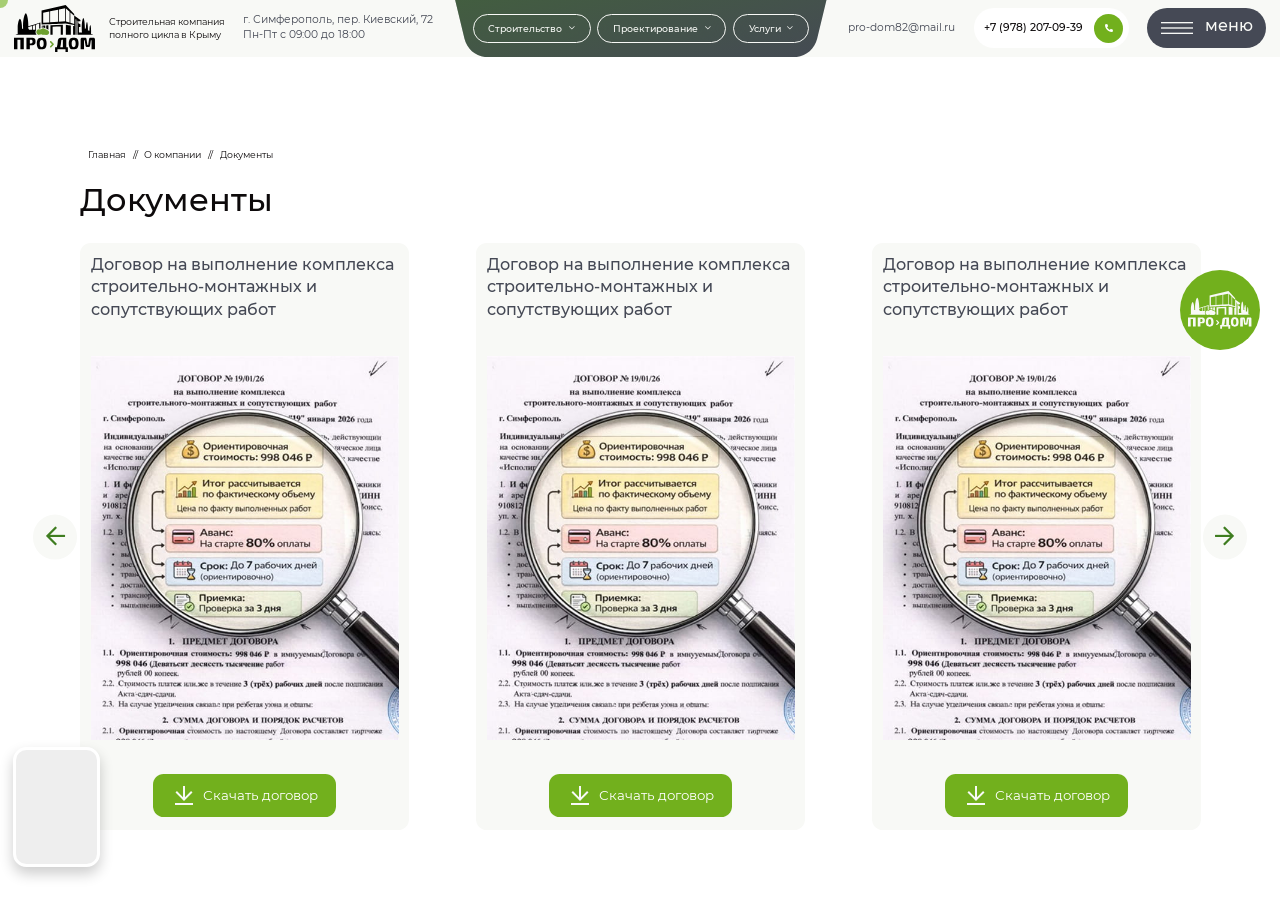
<file: documents.html>
<!DOCTYPE html>
<!--[if lt IE 7]><html lang="ru" class="lt-ie9 lt-ie8 lt-ie7"><![endif]-->
<!--[if IE 7]><html lang="ru" class="lt-ie9 lt-ie8"><![endif]-->
<!--[if IE 8]><html lang="ru" class="lt-ie9"><![endif]-->
<!--[if gt IE 8]><!-->
<html lang="ru">
<!--<![endif]-->
<head>
	<meta charset="utf-8" />
	<title>Заголовок</title>
	<meta http-equiv="X-UA-Compatible" content="IE=edge" />
	<meta name="viewport" content="width=device-width, initial-scale=1, maximum-scale=1">
	<meta name="format-detection" content="telephone=no" />
	<link rel="shortcut icon" href="favicon.png" />
	<link rel="stylesheet" href="libs/bootstrap/bootstrap-grid.css" />
	<link rel="stylesheet" href="libs/fontawesome-free-5.12.0-web/css/all.min.css" />
	<link rel="stylesheet" href="libs/fancybox-master/dist/jquery.fancybox.min.css" />
	<link rel="stylesheet" href="libs/fullPage.js-master/dist/fullpage.css" />
	<link rel="stylesheet" href="libs/slick-1.5.9/slick/slick.css" />
	<link rel="stylesheet" href="css/fonts.css?ver=1.18" />
	<link rel="stylesheet" href="css/main.css?ver=1.18" />
	<link rel="stylesheet" href="css/media.css?ver=1.18" />
</head>
<body class="no-scroll">

	<div class="preloader">
		<div class="preloader__logo">
			<img src="img/logo.svg" alt="alt">
		</div>
	</div>
	<div class="btn-up"><i class="far fa-arrow-up"></i></div>

	<div class="wrapper">

		<div class="video-widget" data-state="default">
			<div class="video-widget__container">
				<video id="video-widget__video" loop="" autoplay="" playsinline="" preload="auto" muted="muted" controlslist="nodownload" disablepictureinpicture="" class="video-widget__video" src="img/8053646953074.mp4">
					<source src="img/8053646953074.mp4" type="video/mp4">
				</video>
				<div class="video-widget__close"></div>
				<a class="video-widget__button" href="/">Оставить заявку</a>
			</div>
		</div>

		<div class="flipper">
			<a href="#" class="flipper__wrapper">
				<div class="flipper__item flipper__item--front">
					<img src="img/logo_flip.svg" alt="alt">
				</div>
				<div class="flipper__item flipper__item--back">
					<img src="img/flipper.png" alt="alt">
				</div>
			</a>
			<div class="flipper__text">По всем вопросам можете обращаться к нашему помощнику Бобру Продомовичу</div>
		</div>

		<div class="cursor-circle"></div>

		<div class="fixed-buttons">
			<a href="#" class="fixed-buttons__btn">
				<svg width="18" height="18" viewBox="0 0 18 18" fill="none" xmlns="http://www.w3.org/2000/svg"><g clip-path="url(#clip0_886_4329)"><path d="M18 8.96119V16.5253C17.9996 16.8935 17.8532 17.2464 17.5929 17.5068C17.3325 17.7671 16.9795 17.9135 16.6114 17.9139H12.7616C12.3934 17.9135 12.0404 17.7671 11.7801 17.5068C11.5197 17.2464 11.3733 16.8935 11.373 16.5253V13.9371C11.3731 13.6976 11.3261 13.4605 11.2345 13.2392C11.143 13.0179 11.0087 12.8168 10.8393 12.6474C10.67 12.4781 10.4689 12.3438 10.2476 12.2522C10.0263 12.1607 9.78916 12.1136 9.54967 12.1138H8.46727C8.22778 12.1136 7.9906 12.1607 7.76931 12.2522C7.54801 12.3438 7.34694 12.4781 7.1776 12.6474C7.00825 12.8168 6.87396 13.0179 6.78239 13.2392C6.69083 13.4605 6.6438 13.6976 6.64398 13.9371V16.5253C6.64361 16.8935 6.49719 17.2464 6.23685 17.5068C5.97651 17.7671 5.62352 17.9135 5.25535 17.9139H1.38863C1.02046 17.9135 0.667471 17.7671 0.407133 17.5068C0.146795 17.2464 0.000373591 16.8935 0 16.5253L0 8.96119C7.97086e-05 8.63973 0.0642725 8.32151 0.188822 8.02516C0.313372 7.72881 0.495776 7.46028 0.725363 7.23528L7.30725 0.777574C7.7596 0.334547 8.36755 0.0864258 9.0007 0.0864258C9.63386 0.0864258 10.2418 0.334547 10.6942 0.777574L17.276 7.23528C17.5052 7.46054 17.6872 7.72915 17.8115 8.02547C17.9358 8.32178 17.9999 8.63986 18 8.96119Z" fill="#454955" /></g><defs><clipPath id="clip0_886_4329"><rect width="18" height="18" fill="white" /></clipPath></defs></svg>
				<span>Главная</span>
			</a>
			<a href="#" class="fixed-buttons__btn open-menu">
				<svg width="20" height="18" viewBox="0 0 20 18" fill="none" xmlns="http://www.w3.org/2000/svg"><path d="M14.7273 17.0625C16.8736 17.0625 18.6136 15.4675 18.6136 13.5C18.6136 11.5325 16.8736 9.9375 14.7273 9.9375C12.5809 9.9375 10.8409 11.5325 10.8409 13.5C10.8409 15.4675 12.5809 17.0625 14.7273 17.0625Z" fill="#454955" /><path d="M7.50354 0.9375H2.65908C1.75535 0.9375 1.02272 1.60907 1.02272 2.4375V6.87825C1.02272 7.70668 1.75535 8.37825 2.65908 8.37825H7.50354C8.40728 8.37825 9.1399 7.70668 9.1399 6.87825V2.4375C9.1399 1.60907 8.40728 0.9375 7.50354 0.9375Z" fill="#454955" /><path d="M7.50354 9.62177H2.65908C1.75535 9.62177 1.02272 10.2933 1.02272 11.1218V15.5625C1.02272 16.3909 1.75535 17.0625 2.65908 17.0625H7.50354C8.40728 17.0625 9.1399 16.3909 9.1399 15.5625V11.1218C9.1399 10.2933 8.40728 9.62177 7.50354 9.62177Z" fill="#454955" /><path d="M16.9773 0.9375H12.1328C11.2291 0.9375 10.4964 1.60907 10.4964 2.4375V6.87825C10.4964 7.70668 11.2291 8.37825 12.1328 8.37825H16.9773C17.881 8.37825 18.6136 7.70668 18.6136 6.87825V2.4375C18.6136 1.60907 17.881 0.9375 16.9773 0.9375Z" fill="#454955" /></svg>
				<span>Меню</span>
			</a>
			<a href="#" class="fixed-buttons__btn">
				<svg width="18" height="18" viewBox="0 0 18 18" fill="none" xmlns="http://www.w3.org/2000/svg"><g clip-path="url(#clip0_886_4284)"><path d="M5.0625 2.25V3.375C5.0628 3.59669 5.01935 3.81626 4.93465 4.02113C4.84995 4.226 4.72566 4.41215 4.5689 4.5689C4.41215 4.72566 4.226 4.84995 4.02113 4.93465C3.81626 5.01935 3.59669 5.0628 3.375 5.0625H2.25C2.02831 5.0628 1.80874 5.01935 1.60387 4.93465C1.399 4.84995 1.21286 4.72566 1.0561 4.5689C0.899341 4.41215 0.775052 4.226 0.690352 4.02113C0.605652 3.81626 0.562205 3.59669 0.562502 3.375V2.25C0.562191 2.02831 0.605627 1.80873 0.690321 1.60386C0.775016 1.39898 0.899305 1.21283 1.05607 1.05607C1.21283 0.899305 1.39898 0.775016 1.60386 0.690321C1.80873 0.605627 2.02831 0.562191 2.25 0.562502H3.375C3.59669 0.562191 3.81627 0.605627 4.02115 0.690321C4.22602 0.775016 4.41218 0.899305 4.56894 1.05607C4.7257 1.21283 4.84999 1.39898 4.93468 1.60386C5.01938 1.80873 5.06281 2.02831 5.0625 2.25ZM15.75 6.75H7.875C7.65331 6.74969 7.43373 6.79313 7.22886 6.87782C7.02398 6.96252 6.83783 7.0868 6.68107 7.24357C6.5243 7.40033 6.40002 7.58648 6.31532 7.79136C6.23063 7.99623 6.18719 8.21581 6.1875 8.4375V9.5625C6.18719 9.78419 6.23063 10.0038 6.31532 10.2086C6.40002 10.4135 6.5243 10.5997 6.68107 10.7564C6.83783 10.9132 7.02398 11.0375 7.22886 11.1222C7.43373 11.2069 7.65331 11.2503 7.875 11.25H15.75C15.9717 11.2503 16.1913 11.2069 16.3961 11.1222C16.601 11.0375 16.7872 10.9132 16.9439 10.7564C17.1007 10.5997 17.225 10.4135 17.3097 10.2086C17.3944 10.0038 17.4378 9.78419 17.4375 9.5625V8.4375C17.4378 8.21581 17.3944 7.99623 17.3097 7.79136C17.225 7.58648 17.1007 7.40033 16.9439 7.24357C16.7872 7.0868 16.601 6.96252 16.3961 6.87782C16.1913 6.79313 15.9717 6.74969 15.75 6.75ZM3.375 6.75H2.25C2.02831 6.74969 1.80873 6.79313 1.60386 6.87782C1.39898 6.96252 1.21283 7.0868 1.05607 7.24357C0.899305 7.40033 0.775016 7.58648 0.690321 7.79136C0.605627 7.99623 0.562191 8.21581 0.562502 8.4375V9.5625C0.562191 9.78419 0.605627 10.0038 0.690321 10.2086C0.775016 10.4135 0.899305 10.5997 1.05607 10.7564C1.21283 10.9132 1.39898 11.0375 1.60386 11.1222C1.80873 11.2069 2.02831 11.2503 2.25 11.25H3.375C3.59669 11.2503 3.81627 11.2069 4.02115 11.1222C4.22602 11.0375 4.41218 10.9132 4.56894 10.7564C4.7257 10.5997 4.84999 10.4135 4.93468 10.2086C5.01938 10.0038 5.06281 9.78419 5.0625 9.5625V8.4375C5.06281 8.21581 5.01938 7.99623 4.93468 7.79136C4.84999 7.58648 4.7257 7.40033 4.56894 7.24357C4.41218 7.0868 4.22602 6.96252 4.02115 6.87782C3.81627 6.79313 3.59669 6.74969 3.375 6.75ZM3.375 12.9375H2.25C2.02831 12.9372 1.80873 12.9806 1.60386 13.0653C1.39898 13.15 1.21283 13.2743 1.05607 13.4311C0.899305 13.5878 0.775016 13.774 0.690321 13.9789C0.605627 14.1837 0.562191 14.4033 0.562502 14.625V15.75C0.562191 15.9717 0.605627 16.1913 0.690321 16.3961C0.775016 16.601 0.899305 16.7872 1.05607 16.9439C1.21283 17.1007 1.39898 17.225 1.60386 17.3097C1.80873 17.3944 2.02831 17.4378 2.25 17.4375H3.375C3.59669 17.4378 3.81627 17.3944 4.02115 17.3097C4.22602 17.225 4.41218 17.1007 4.56894 16.9439C4.7257 16.7872 4.84999 16.601 4.93468 16.3961C5.01938 16.1913 5.06281 15.9717 5.0625 15.75V14.625C5.06281 14.4033 5.01938 14.1837 4.93468 13.9789C4.84999 13.774 4.7257 13.5878 4.56894 13.4311C4.41218 13.2743 4.22602 13.15 4.02115 13.0653C3.81627 12.9806 3.59669 12.9372 3.375 12.9375ZM15.75 0.562502H7.875C7.65331 0.562191 7.43373 0.605627 7.22886 0.690321C7.02398 0.775016 6.83783 0.899305 6.68107 1.05607C6.5243 1.21283 6.40002 1.39898 6.31532 1.60386C6.23063 1.80873 6.18719 2.02831 6.1875 2.25V3.375C6.18721 3.59669 6.23065 3.81626 6.31535 4.02113C6.40005 4.226 6.52434 4.41215 6.6811 4.5689C6.83786 4.72566 7.024 4.84995 7.22887 4.93465C7.43374 5.01935 7.65331 5.0628 7.875 5.0625H15.75C15.9717 5.0628 16.1913 5.01935 16.3961 4.93465C16.601 4.84995 16.7871 4.72566 16.9439 4.5689C17.1007 4.41215 17.225 4.226 17.3097 4.02113C17.3944 3.81626 17.4378 3.59669 17.4375 3.375V2.25C17.4378 2.02831 17.3944 1.80873 17.3097 1.60386C17.225 1.39898 17.1007 1.21283 16.9439 1.05607C16.7872 0.899305 16.601 0.775016 16.3961 0.690321C16.1913 0.605627 15.9717 0.562191 15.75 0.562502ZM15.75 12.9375H7.875C7.65331 12.9372 7.43373 12.9806 7.22886 13.0653C7.02398 13.15 6.83783 13.2743 6.68107 13.4311C6.5243 13.5878 6.40002 13.774 6.31532 13.9789C6.23063 14.1837 6.18719 14.4033 6.1875 14.625V15.75C6.18719 15.9717 6.23063 16.1913 6.31532 16.3961C6.40002 16.601 6.5243 16.7872 6.68107 16.9439C6.83783 17.1007 7.02398 17.225 7.22886 17.3097C7.43373 17.3944 7.65331 17.4378 7.875 17.4375H15.75C15.9717 17.4378 16.1913 17.3944 16.3961 17.3097C16.601 17.225 16.7872 17.1007 16.9439 16.9439C17.1007 16.7872 17.225 16.601 17.3097 16.3961C17.3944 16.1913 17.4378 15.9717 17.4375 15.75V14.625C17.4378 14.4033 17.3944 14.1837 17.3097 13.9789C17.225 13.774 17.1007 13.5878 16.9439 13.4311C16.7872 13.2743 16.601 13.15 16.3961 13.0653C16.1913 12.9806 15.9717 12.9372 15.75 12.9375Z" fill="#454955" /></g><defs><clipPath id="clip0_886_4284"><rect width="18" height="18" fill="white" /></clipPath></defs></svg>
				<span>Услуги</span>
			</a>
			<a href="#" class="fixed-buttons__btn">
				<svg width="18" height="18" viewBox="0 0 18 18" fill="none" xmlns="http://www.w3.org/2000/svg"><g clip-path="url(#clip0_886_4286)"><path d="M8.12194 0H1.53657C0.687937 0 0 0.687937 0 1.53657V8.12194C0 8.24316 0.0982969 8.34145 0.219516 8.34145H8.12197C8.24319 8.34145 8.34149 8.24316 8.34149 8.12194V0.219516C8.34145 0.0982969 8.24316 0 8.12194 0ZM5.57561 4.82927H4.82927V5.57561C4.82927 5.9393 4.53442 6.23415 4.17073 6.23415C3.80704 6.23415 3.51218 5.9393 3.51218 5.57561V4.82927H2.76585C2.40216 4.82927 2.1073 4.53442 2.1073 4.17073C2.1073 3.80704 2.40216 3.51218 2.76585 3.51218H3.51218V2.76585C3.51218 2.40216 3.80704 2.1073 4.17073 2.1073C4.53442 2.1073 4.82927 2.40216 4.82927 2.76585V3.51218H5.57561C5.9393 3.51218 6.23415 3.80704 6.23415 4.17073C6.23415 4.53442 5.9393 4.82927 5.57561 4.82927Z" fill="#454955" /><path d="M16.4634 0H9.87806C9.75684 0 9.65854 0.0982969 9.65854 0.219516V8.12197C9.65854 8.24319 9.75684 8.34149 9.87806 8.34149H17.7805C17.9017 8.34149 18 8.24319 18 8.12197V1.53657C18 0.687937 17.3121 0 16.4634 0ZM15.2341 4.82927H12.4244C12.0607 4.82927 11.7658 4.53442 11.7658 4.17073C11.7658 3.80704 12.0607 3.51218 12.4244 3.51218H15.2341C15.5978 3.51218 15.8927 3.80704 15.8927 4.17073C15.8927 4.53442 15.5978 4.82927 15.2341 4.82927Z" fill="#454955" /><path d="M8.12194 9.65854H0.219516C0.0982969 9.65854 0 9.75684 0 9.87806V16.4634C0 17.3121 0.687937 18 1.53657 18H8.12194C8.24316 18 8.34145 17.9017 8.34145 17.7805V9.87806C8.34145 9.75684 8.24316 9.65854 8.12194 9.65854ZM5.62975 14.357C5.88691 14.6142 5.88691 15.0311 5.62975 15.2883C5.37258 15.5454 4.95563 15.5455 4.69846 15.2883L4.17076 14.7605L3.643 15.2883C3.38586 15.5455 2.96888 15.5455 2.71171 15.2883C2.45454 15.0311 2.45454 14.6142 2.71171 14.357L3.23947 13.8292L2.71171 13.3015C2.45454 13.0443 2.45454 12.6273 2.71171 12.3702C2.96888 12.113 3.38586 12.113 3.643 12.3702L4.17076 12.8979L4.69853 12.3702C4.95566 12.113 5.37265 12.113 5.62982 12.3702C5.88698 12.6273 5.88698 13.0443 5.62982 13.3015L5.10205 13.8292L5.62975 14.357Z" fill="#454955" /><path d="M17.7805 9.65854H9.87806C9.75684 9.65854 9.65854 9.75684 9.65854 9.87806V17.7805C9.65854 17.9017 9.75684 18 9.87806 18H16.4634C17.3121 18 18 17.3121 18 16.4634V9.87806C18 9.75684 17.9017 9.65854 17.7805 9.65854ZM15.2341 15.4976H12.4244C12.0607 15.4976 11.7658 15.2027 11.7658 14.839C11.7658 14.4753 12.0607 14.1805 12.4244 14.1805H15.2341C15.5978 14.1805 15.8927 14.4753 15.8927 14.839C15.8927 15.2027 15.5978 15.4976 15.2341 15.4976ZM15.2341 13.4781H12.4244C12.0607 13.4781 11.7658 13.1832 11.7658 12.8195C11.7658 12.4558 12.0607 12.161 12.4244 12.161H15.2341C15.5978 12.161 15.8927 12.4558 15.8927 12.8195C15.8927 13.1832 15.5978 13.4781 15.2341 13.4781Z" fill="#454955" /></g><defs><clipPath id="clip0_886_4286"><rect width="18" height="18" fill="white" /></clipPath></defs></svg>
				<span>Расчёт</span>
			</a>
			<a href="#" class="fixed-buttons__btn">
				<svg width="18" height="18" viewBox="0 0 18 18" fill="none" xmlns="http://www.w3.org/2000/svg"><g clip-path="url(#clip0_886_4320)"><path d="M8.99998 12.8889C8.72868 13.2641 8.36629 13.5691 7.94565 13.7717L8.25038 14.6859H9.74959L10.0543 13.7717C9.63368 13.5691 9.27129 13.2641 8.99998 12.8889Z" fill="#454955" /><path d="M8.71757 9.60238H9.28239C9.93155 9.60238 10.1672 9.09335 10.1672 8.75121C10.1672 8.39764 9.98225 8.39764 9.84725 8.39764H8.15272C8.01772 8.39764 7.83279 8.39764 7.83279 8.75121C7.83279 9.09335 8.06841 9.60238 8.71757 9.60238Z" fill="#454955" /><path d="M8.47266 11.2594V10.6427C8.11583 10.6021 7.33247 10.4039 6.94488 9.52737H6.74062C5.78556 9.52737 5.00858 10.3044 5.00858 11.2594C5.00858 12.2145 5.78556 12.9915 6.74062 12.9915C7.69567 12.9915 8.47266 12.2144 8.47266 11.2594Z" fill="#454955" /><path d="M8.99999 0C5.98292 0 0.56485 3.25902 0.56485 9.56482C0.56485 14.216 4.34882 18 8.99999 18C13.6512 18 17.4351 14.216 17.4351 9.56482C17.4351 3.22516 11.9778 0 8.99999 0ZM12.9539 6.21327C13.245 6.21327 13.4813 6.44955 13.4813 6.74061C13.4813 7.03164 13.245 7.26796 12.9539 7.26796C12.6629 7.26796 12.4266 7.03164 12.4266 6.74061C12.4266 6.44959 12.6629 6.21327 12.9539 6.21327ZM5.04608 6.21327C5.33713 6.21327 5.57342 6.44955 5.57342 6.74061C5.57342 7.03164 5.33713 7.26796 5.04608 7.26796C4.75502 7.26796 4.51873 7.03164 4.51873 6.74061C4.51873 6.44959 4.75505 6.21327 5.04608 6.21327ZM11.2594 14.0461C11.198 14.0461 11.1371 14.0439 11.0767 14.04L10.63 15.3801C10.5582 15.5954 10.3567 15.7406 10.1297 15.7406H7.87035C7.64335 15.7406 7.44187 15.5954 7.37008 15.3801L6.92342 14.04C6.86299 14.044 6.80209 14.0461 6.74071 14.0461C5.2041 14.0461 3.95398 12.796 3.95398 11.2594C3.95398 9.72274 5.20403 8.47266 6.74061 8.47266H6.79985C6.90883 7.78658 7.42492 7.34295 8.15269 7.34295H9.84722C10.575 7.34295 11.0911 7.78658 11.2001 8.47266H11.2593C12.7959 8.47266 14.046 9.72278 14.046 11.2594C14.046 12.796 12.796 14.0461 11.2594 14.0461Z" fill="#454955" /><path d="M11.2594 9.52734H11.0551C10.6678 10.4032 9.88534 10.6019 9.52734 10.6427V11.2594C9.52734 12.2144 10.3043 12.9914 11.2594 12.9914C12.2144 12.9914 12.9914 12.2144 12.9914 11.2594C12.9914 10.3043 12.2144 9.52734 11.2594 9.52734Z" fill="#454955" /><path d="M2.93456 1.64377C3.35436 1.25515 3.80763 0.897961 4.28227 0.578707C3.8875 0.219199 3.36273 0 2.78673 0C1.55963 0 0.56485 0.994781 0.56485 2.22187C0.56485 2.81264 0.795862 3.34912 1.17189 3.74713C1.66106 2.9815 2.25038 2.27711 2.93456 1.64377Z" fill="#454955" /><path d="M16.8287 3.74646C17.2044 3.34853 17.4351 2.81232 17.4351 2.22187C17.4351 0.994746 16.4404 0 15.2133 0C14.6366 0 14.1114 0.219727 13.7165 0.579973C14.1854 0.894973 14.6333 1.24678 15.0486 1.62911C15.7403 2.26593 16.3355 2.97499 16.8287 3.74646Z" fill="#454955" /></g><defs><clipPath id="clip0_886_4320"><rect width="18" height="18" fill="white" /></clipPath></defs></svg>
				<span>Бобёр</span>
			</a>
		</div>

		<header class="header">
			<div class="header__wrapper">
				<div class="logo-wrap">
					<a href="#" class="logo">
						<img src="img/logo.svg" alt="alt">
					</a>
					<div class="logo-descr">Строительная компания полного цикла в Крыму</div>
				</div>
				<div class="header__location">г. Симферополь, пер. Киевский, 72 <br>Пн-Пт с 09:00 до 18:00</div>
				<nav class="menu">
					<ul class="menu__list">
						<li class="menu__haschild">
							<a href="#">Строительство <i class="far fa-chevron-down"></i></a>
							<ul>
								<li class="menu__haschild">
									<a href="#">Частное</a>
									<i class="far fa-chevron-right"></i>
									<ul>
										<li><a href="#">Дом из ракушечника</a></li>
										<li><a href="#">Дом из газоблока</a></li>
										<li><a href="#">Дом каркасный деревянный</a></li>
										<li><a href="#">Дом из бетона</a></li>
										<li><a href="#">Дом из ЛСТК</a></li>
									</ul>
								</li>
								<li class="menu__haschild">
									<a href="#">Коммерческое</a>
									<i class="far fa-chevron-right"></i>
									<ul>
										<li><a href="#">Магазины</a></li>
										<li><a href="#">СТО, автомойки</a></li>
										<li><a href="#">Офисы</a></li>
										<li><a href="#">Отели</a></li>
										<li class="menu__haschild">
											<a href="#">Склады</a>
											<i class="far fa-chevron-right"></i>
											<ul>
												<li><a href="#">Теплые</a></li>
												<li><a href="#">Холодные</a></li>
											</ul>
										</li>
										<li class="menu__haschild">
											<a href="#">Сельхоз объекты</a>
											<i class="far fa-chevron-right"></i>
											<ul>
												<li><a href="#">Ангары</a></li>
												<li><a href="#">Фермы</a></li>
												<li><a href="#">Навесы для спец. техники</a></li>
											</ul>
										</li>
									</ul>
								</li>
								<li class="menu__haschild">
									<a href="#">Реконструкция</a>
									<i class="far fa-chevron-right"></i>
									<ul>
										<li><a href="#">С увеличением площади</a></li>
										<li><a href="#">С увеличением этажности</a></li>
										<li><a href="#">Полная реконструкция</a></li>
									</ul>
								</li>
							</ul>
						</li>
						<li class="menu__haschild">
							<a href="#">Проектирование <i class="far fa-chevron-down"></i></a>
							<ul>
								<li><a href="#">Готовые проекты</a></li>
								<li><a href="#">Проектирование частных домов</a></li>
								<li><a href="#">Коммерческое проектирование</a></li>
							</ul>
						</li>
						<li class="menu__haschild">
							<a href="#">Услуги <i class="far fa-chevron-down"></i></a>
							<ul>
								<li><a href="#">Благоустройство двора дома</a></li>
								<li><a href="#">Аренда оборудования</a></li>
								<li><a href="#">Дизайн-проект</a></li>
								<li><a href="#">Дизайн-ремонт</a></li>
							</ul>
						</li>
					</ul>
				</nav>
				<a href="mailto:pro-dom82@mail.ru" class="header__mail">pro-dom82@mail.ru</a>
				<a href="tel:+79782070939" class="phone-main">+7 (978) 207-09-39 <i class="fas fa-phone-alt"></i></a>
				<div class="btn-menu">
					<div class="btn-menu__icon"></div>
					<div class="btn-menu__text">
							<div class="btn-menu__text-inner">
							<span>меню</span>
							<span>меню</span>
							<span>меню</span>
							<span>меню</span>
						</div>
					</div>
				</div>
			</div>
			<div class="menu-dropdown">
				<div class="container">
					<div class="menu-wrap">
						<div class="menu-wrap__close"><i class="fal fa-times"></i></div>
						<div class="unit-menu">
							<ul class="navigation">
								<li class="navigation__haschild">
									<a href="#">Строительство</a>
									<ul>
										<li class="navigation__haschild">
											<a href="#">Частное</a>
											<i class="far fa-chevron-down"></i>
											<ul>
												<li><a href="#">Дом из ракушечника</a></li>
												<li><a href="#">Дом из газоблока</a></li>
												<li><a href="#">Дом каркасный деревянный</a></li>
												<li><a href="#">Дом из бетона</a></li>
												<li><a href="#">Дом из ЛСТК</a></li>
											</ul>
										</li>
										<li class="navigation__haschild">
											<a href="#">Коммерческое</a>
											<i class="far fa-chevron-down"></i>
											<ul>
												<li><a href="#">Магазины</a></li>
												<li><a href="#">СТО, автомойки</a></li>
												<li><a href="#">Офисы</a></li>
												<li><a href="#">Отели</a></li>
												<li class="navigation__haschild">
													<a href="#">Склады</a>
													<i class="far fa-chevron-down"></i>
													<ul>
														<li><a href="#">Теплые</a></li>
														<li><a href="#">Холодные</a></li>
													</ul>
												</li>
												<li class="navigation__haschild">
													<a href="#">Сельхоз объекты</a>
													<i class="far fa-chevron-down"></i>
													<ul>
														<li><a href="#">Ангары</a></li>
														<li><a href="#">Фермы</a></li>
														<li><a href="#">Навесы для спец. техники</a></li>
													</ul>
												</li>
											</ul>
										</li>
										<li class="navigation__haschild">
											<a href="#">Реконструкция</a>
											<i class="far fa-chevron-down"></i>
											<ul>
												<li><a href="#">С увеличением площади</a></li>
												<li><a href="#">С увеличением этажности</a></li>
												<li><a href="#">Полная реконструкция</a></li>
											</ul>
										</li>
									</ul>
								</li>
							</ul>
						</div>
						<div class="unit-menu">
							<ul class="navigation">
								<li class="navigation__haschild">
									<a href="#">Проектирование</a>
									<ul>
										<li><a href="#">Готовые проекты</a></li>
										<li><a href="#">Проектирование частных домов</a></li>
										<li><a href="#">Коммерческое проектирование</a></li>
									</ul>
								</li>
							</ul>
						</div>
						<div class="unit-menu">
							<ul class="navigation">
								<li><a href="#">Условия оплаты</a></li>
								<li><a href="#">Наши работы</a></li>
								<li><a href="#">Блог</a></li>
								<li><a href="#">Контакты</a></li>
							</ul>
						</div>
						<div class="unit-menu">
							<ul class="navigation">
								<li class="navigation__haschild">
									<a href="#">Услуги</a>
									<ul>
										<li><a href="#">Благоустройство двора дома</a></li>
										<li><a href="#">Аренда оборудования</a></li>
										<li><a href="#">Дизайн-проект</a></li>
										<li><a href="#">Дизайн-ремонт</a></li>
									</ul>
								</li>
							</ul>
						</div>
						<div class="unit-menu">
							<ul class="navigation">
								<li class="navigation__haschild">
									<a href="#">О компании</a>
									<ul>
										<li><a href="#">Документы</a></li>
										<li><a href="#">Команда</a></li>
									</ul>
								</li>
							</ul>
						</div>
					</div>
				</div>
			</div>
		</header>

		<div id="fullpage">				

			<section class="page-documents section">
				<div class="container">
					<ul class="breadcrumbs">
						<li><a href="#">Главная</a></li>
						<li><a href="#">О компании</a></li>
						<li>Документы</li>
					</ul>
					<h1 class="title-main">Документы</h1>
					<div class="slider-three">
						<div>
							<div class="item-document">
								<div class="title-small">Договор на выполнение комплекса строительно-монтажных и сопутствующих работ</div>
								<div class="item-document__image">
									<img src="img/document.jpg" alt="alt">
								</div>
								<a href="#" class="btn-main">
									<svg width="24" height="24" viewBox="0 0 24 24" fill="none" xmlns="http://www.w3.org/2000/svg"><g clip-path="url(#clip0_2065_44)"><path d="M3 19H21V21H3V19ZM13 13.172L19.071 7.1L20.485 8.514L12 17L3.515 8.515L4.929 7.1L11 13.17V2H13V13.172Z" fill="#F8F9F6" /></g><defs><clipPath id="clip0_2065_44"><rect width="24" height="24" fill="white" /></clipPath></defs></svg>
									Скачать договор
								</a>
							</div>
						</div>
						<div>
							<div class="item-document">
								<div class="title-small">Договор на выполнение комплекса строительно-монтажных и сопутствующих работ</div>
								<div class="item-document__image">
									<img src="img/document.jpg" alt="alt">
								</div>
								<a href="#" class="btn-main">
									<svg width="24" height="24" viewBox="0 0 24 24" fill="none" xmlns="http://www.w3.org/2000/svg"><g clip-path="url(#clip0_2065_44)"><path d="M3 19H21V21H3V19ZM13 13.172L19.071 7.1L20.485 8.514L12 17L3.515 8.515L4.929 7.1L11 13.17V2H13V13.172Z" fill="#F8F9F6" /></g><defs><clipPath id="clip0_2065_44"><rect width="24" height="24" fill="white" /></clipPath></defs></svg>
									Скачать договор
								</a>
							</div>
						</div>
						<div>
							<div class="item-document">
								<div class="title-small">Договор на выполнение комплекса строительно-монтажных и сопутствующих работ</div>
								<div class="item-document__image">
									<img src="img/document.jpg" alt="alt">
								</div>
								<a href="#" class="btn-main">
									<svg width="24" height="24" viewBox="0 0 24 24" fill="none" xmlns="http://www.w3.org/2000/svg"><g clip-path="url(#clip0_2065_44)"><path d="M3 19H21V21H3V19ZM13 13.172L19.071 7.1L20.485 8.514L12 17L3.515 8.515L4.929 7.1L11 13.17V2H13V13.172Z" fill="#F8F9F6" /></g><defs><clipPath id="clip0_2065_44"><rect width="24" height="24" fill="white" /></clipPath></defs></svg>
									Скачать договор
								</a>
							</div>
						</div>
						<div>
							<div class="item-document">
								<div class="title-small">Договор на выполнение комплекса строительно-монтажных и сопутствующих работ</div>
								<div class="item-document__image">
									<img src="img/document.jpg" alt="alt">
								</div>
								<a href="#" class="btn-main">
									<svg width="24" height="24" viewBox="0 0 24 24" fill="none" xmlns="http://www.w3.org/2000/svg"><g clip-path="url(#clip0_2065_44)"><path d="M3 19H21V21H3V19ZM13 13.172L19.071 7.1L20.485 8.514L12 17L3.515 8.515L4.929 7.1L11 13.17V2H13V13.172Z" fill="#F8F9F6" /></g><defs><clipPath id="clip0_2065_44"><rect width="24" height="24" fill="white" /></clipPath></defs></svg>
									Скачать договор
								</a>
							</div>
						</div>
					</div>
				</div>
			</section>

			<section class="about-contract section">
				<div class="container">
					<h2 class="title-main">Что нужно для заключения договора?</h2>
					<div class="row">
						<div class="col-lg-6">
							<ul class="about-contract__list">
								<li>Предмет договора — конечный результат, который должен быть достигнут по завершении работ.</li>
								<li>Сроки — определяют период выполнения работ, после которого исполнитель должен предоставить отчёт о результатах</li>
								<li>Порядок обслуживания — подробно описывается результат работы или услуги, условия его достижения и оценки.</li>
								<li>Права и обязанности сторон — рекомендуется подробно прописать их для избежания дополнительных споров.</li>
							</ul>
						</div>
						<div class="col-lg-6">
							<div class="about-contract__image">
								<img src="img/about_contract.jpg" alt="alt">
							</div>
						</div>
					</div>
				</div>
			</section>

			<section class="guarantee section">
				<div class="container">
					<h2 class="title-main">Наши гарантии</h2>
					<div class="row row--main">
						<div class="col-lg-4">
							<div class="item-guarantee">
								<div class="item-guarantee__head">
									<img src="img/guarantee.png" alt="alt">
									<div class="title-small">Гарантия на дом</div>
								</div>
								<div class="item-guarantee__content">
									<p>Мы предоставляем официальную гарантию на построенный дом в соответствии с договором. Гарантийные обязательства распространяются на конструктивные элементы и выполненные работы. В случае выявления дефектов мы оперативно устраняем их в установленный срок</p>
								</div>
							</div>
						</div>
						<div class="col-lg-4">
							<div class="item-guarantee">
								<div class="item-guarantee__head">
									<img src="img/guarantee.png" alt="alt">
									<div class="title-small">Гарантия на производимые нами металлоконструкции</div>
								</div>
								<div class="item-guarantee__content">
									<p>Все металлоконструкции изготавливаются с соблюдением технических норм и проходят контроль качества. Мы гарантируем прочность, надежность сварных соединений и соответствие проектной документации. На изделия распространяется официальная гарантия от производителя.</p>
								</div>
							</div>
						</div>
						<div class="col-lg-4">
							<div class="item-guarantee">
								<div class="item-guarantee__head">
									<img src="img/guarantee.png" alt="alt">
									<div class="title-small">Гарантия на доставку металлоконструкций</div>
								</div>
								<div class="item-guarantee__content">
									<p>Мы обеспечиваем бережную транспортировку металлоконструкций до объекта заказчика. При доставке соблюдаются требования к упаковке и креплению изделий. В случае повреждений при перевозке ответственность несет компания.</p>
								</div>
							</div>
						</div>
					</div>
				</div>
			</section>

			<section class="consultation consultation--page section">
				<div class="consultation__main">
					<div class="container">
						<div class="row">
							<div class="col-lg-4">
								<div class="consultation__content">
									<h1 class="title-section">У вас уже есть готовый <br>проект дома?</h1>
									<div class="title-small">Мы проверим, всё ли правильно сделано в проекте, всё ли учтено, проверим или расчитаем смету и предложим цены на 20% ниже, благодаря собственному производству</div>
									<ul class="socials-list socials-list--main hidden-mobile">
										<li><a href="#" target="_blank"><img src="img/tg.svg" alt="alt"></a></li>
										<li><a href="#" target="_blank"><img src="img/wp.svg" alt="alt"></a></li>
										<li><a href="#" target="_blank"><img src="img/max.svg" alt="alt"></a></li>
									</ul>
								</div>
							</div>
							<div class="col-lg-4">
								<div class="consultation__picture">
									<img src="img/brochure1.png" alt="alt">
								</div>
							</div>
							<div class="col-lg-4">
								<div class="consultation__form">
									<div class="title-middle">Отправьте проект на оценку</div>
									<div class="text-small">Оставьте свой номер телефона, выберете способ связи, прикрепите файлы проекта</div>
									<form>
										<div class="radio-socials show-mobile">
											<div class="radio-socials__item">
												<label>
													<input type="radio" checked="" name="socials">
													<img src="img/tg.svg" alt="alt">
												</label>
											</div>
											<div class="radio-socials__item">
												<label>
													<input type="radio" name="socials">
													<img src="img/wp.svg" alt="alt">
												</label>
											</div>
											<div class="radio-socials__item">
												<label>
													<input type="radio" name="socials">
													<img src="img/max.svg" alt="alt">
												</label>
											</div>
										</div>
										<div class="row">
											<div class="col-md-6">
												<div class="item-form">
													<input type="text" placeholder="Ваше имя" required>
												</div>
											</div>
											<div class="col-md-6">
												<div class="item-form">
													<input type="tel" placeholder="Телефон" class="input-phone" inputmode="numeric" required>
												</div>
											</div>
											<div class="col-md-6">
												<div class="item-form">
													<input type="email" placeholder="Почта" inputmode="email" required>
												</div>
											</div>
											<div class="col-md-6">
												<div class="file-upload">
													<label><input type="file" name="file"><i class="fal fa-paperclip"></i> Прикрепить проект</label>
													<div class="name-upload"></div>
												</div>
											</div>
											<div class="col-12">
												<div class="item-form">
													<textarea placeholder="Комментарий"></textarea>
												</div>
											</div>
											<div class="col-12">
												<div class="btn-main">
													<input type="submit" value="Хочу построить дом">
												</div>
											</div>
										</div>
										<div class="checkbox">
											<label>
												<input type="checkbox" checked required />
												<span>Я даю согласие на обработку моих персональных данных ООО “Про-Дом” (ИНН: 9102050864) в целях обработки заявки и обратной связи. Политика конфиденциальности — <a href="#">по ссылке</a>.</span>
											</label>
										</div>
									</form>
								</div>
							</div>
						</div>
					</div>
				</div>
			</section>

			<footer class="footer section--end section">
				<div class="footer__main">
					<div class="container">
						<div class="row">
							<div class="col-lg-2">
								<div class="footer__column">
									<div class="footer__logo">
										<a href="#" class="logo">
											<img src="img/logo2.svg" alt="alt">
										</a>
										<div class="logo-descr">Строительная компания полного цикла в Крыму</div>
									</div>
									<div class="requisites">
										<p class="show-mobile">ООО «Про-Дом»</p>
										<p class="hidden-mobile">Общество с ограниченной ответственностью «Про-Дом»</p>
										<p>ОГРЮЛ 1259100009222</p>
										<p>ИНН 9102305978</p>
										<p>Юридический и фактический адрес: 295014, Республика Крым, г. Симферополь, пер. Киевский, 72</p>
									</div>
								</div>
							</div>
							<div class="col-lg-3">
								<div class="footer__column">
									<div class="footer__title">Строительство</div>
									<div class="footer__content">
										<ul class="footer__nav footer__nav--tree">
											<li class="footer__haschild">
												<a href="#">Частное</a>
												 <i class="far fa-chevron-down"></i>
												<ul>
													<li><a href="#">Дом из ракушечника</a></li>
													<li><a href="#">Дом из газоблока</a></li>
													<li><a href="#">Дом каркасный</a></li>
													<li><a href="#">Дом из бетона</a></li>
													<li><a href="#">Дом из ЛСТК</a></li>
												</ul>
											</li>
											<li class="footer__haschild">
												<a href="#">Коммерческое</a>
												 <i class="far fa-chevron-down"></i>
												<ul>
													<li><a href="#">Магазины</a></li>
													<li><a href="#">СТО, автомойки</a></li>
													<li><a href="#">Офисы</a></li>
													<li><a href="#">Отели</a></li>
													<li>
														<a href="#">Склады</a>
														<ul>
															<li><a href="#">Теплые</a></li>
															<li><a href="#">Холодные</a></li>
														</ul>
													</li>
													<li>
														<a href="#">Сельхоз объекты</a>
														<ul>
															<li><a href="#">Ангары</a></li>
															<li><a href="#">Фермы</a></li>
															<li><a href="#">Навесы для спец. техники</a></li>
														</ul>
													</li>
												</ul>
											</li>
										</ul>
									</div>
								</div>
							</div>
							<div class="col-lg-2">
								<div class="footer__column">
									<div class="footer__title">Реконструкция </div>
									<div class="footer__content">
										<ul class="footer__nav">
											<li><a href="#">С увеличением площади</a></li>
											<li><a href="#">С увеличением этажности</a></li>
											<li><a href="#">Полная реконструкция</a></li>
										</ul>
									</div>
									<div class="footer__title">Проектирование </div>
									<div class="footer__content">
										<ul class="footer__nav">
											<li><a href="#">Готовые проекты</a></li>
											<li><a href="#">Проектирование частных домов</a></li>
											<li><a href="#">Коммерческое проектирование</a></li>
										</ul>
									</div>
									<div class="footer__title">Услуги</div>
									<div class="footer__content">
										<ul class="footer__nav">
											<li><a href="#">Реконструкция</a></li>
											<li><a href="#">Дизайн-проект</a></li>
											<li><a href="#">Дизайн-ремонт</a></li>
											<li><a href="#">Аренда оборудования</a></li>
										</ul>
									</div>
								</div>
							</div>
							<div class="col-lg-3">
								<div class="footer__column">
									<ul class="footer__nav footer__nav--main">
										<li><a href="#">Наши работы</a></li>
										<li><a href="#">О компании</a></li>
										<li><a href="#">Блог</a></li>
										<li><a href="#">Контакты</a></li>
									</ul>
								</div>
							</div>
							<div class="col-lg-2">
								<div class="footer__column">
									<a href="tel:+79782070939" class="footer__phone">+7 (978) 207-09-39</a>
									<div class="footer__socials">
										<ul class="socials-list">
											<li><a href="#" target="_blank"><img src="img/tg.svg" alt="alt"></a></li>
											<li><a href="#" target="_blank"><img src="img/wp.svg" alt="alt"></a></li>
											<li><a href="#" target="_blank"><img src="img/max.svg" alt="alt"></a></li>
										</ul>
										<ul class="socials-list socials-list--page">
											<li><a href="#" target="_blank"><img src="img/vk.svg" alt="alt"></a></li>
											<li><a href="#" target="_blank"><img src="img/rutube.svg" alt="alt"></a></li>
											<li><a href="#" target="_blank"><img src="img/insta.svg" alt="alt"></a></li>
										</ul>
									</div>
									<div class="footer__contact">
										<p>г. Симферополь, <br class="hidden-mobile">пер. Киевский, 72</p>
										<p>График работы: <br>Пн-Пт с 09:00 до 18:00</p>
										<p><a href="mailto:pro-dom82@mail.ru">pro-dom82@mail.ru</a></p>
									</div>
								</div>
							</div>
						</div>
					</div>
					<div class="footer__bottom">
						<div class="container">
							<div class="footer__wrapper">
								<div class="footer__links">
									<a href="#">Политика конфиденциальности</a>
									<a href="#">Согласие на обработку персональных данных</a>
								</div>
								<div class="copyright">© Copyright 2026 г.</div>
								<div class="create">Сделано в <a href="#" target="_blank"><img src="img/sheer.svg" alt="alt"></a></div>
							</div>
						</div>
					</div>
				</div>
			</footer>

		</div>
		
	</div>


	<script src="libs/jquery/jquery-3.6.0.min.js"></script>
	<script src="libs/fancybox-master/dist/jquery.fancybox.min.js"></script>
	<script src="libs/slick-1.5.9/slick/slick.min.js"></script>
	<script src="libs/fullPage.js-master/dist/fullpage.js"></script>
	<script src="libs/mask/jquery.maskedinput.js"></script>
	<script src="js/common.js?ver=1.18"></script>
	<!-- Yandex.Metrika counter --><!-- /Yandex.Metrika counter -->
	<!-- Google Analytics counter --><!-- /Google Analytics counter -->
</body>
</html>
</file>
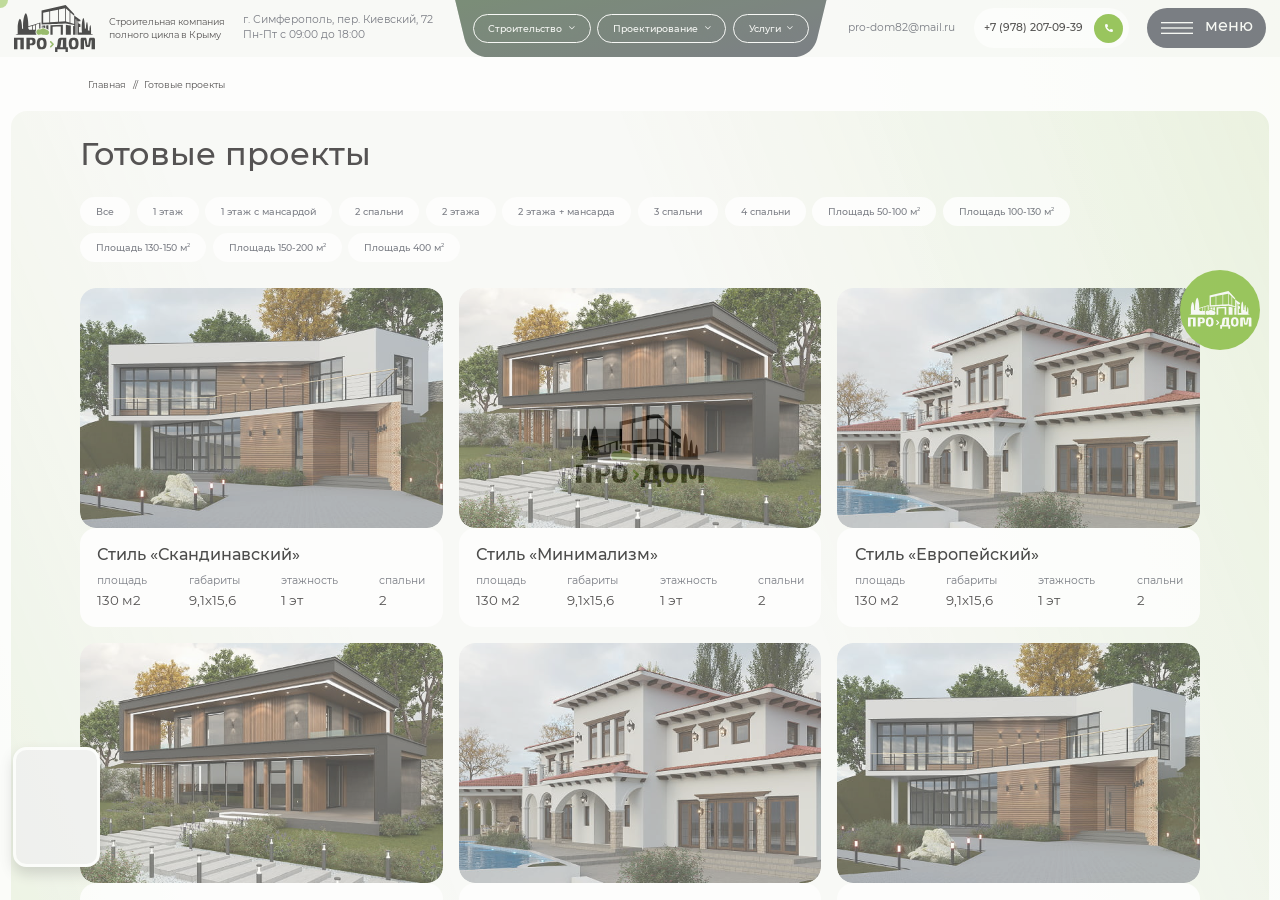
<file: finished-projects.html>
<!DOCTYPE html>
<!--[if lt IE 7]><html lang="ru" class="lt-ie9 lt-ie8 lt-ie7"><![endif]-->
<!--[if IE 7]><html lang="ru" class="lt-ie9 lt-ie8"><![endif]-->
<!--[if IE 8]><html lang="ru" class="lt-ie9"><![endif]-->
<!--[if gt IE 8]><!-->
<html lang="ru">
<!--<![endif]-->
<head>
	<meta charset="utf-8" />
	<title>Заголовок</title>
	<meta http-equiv="X-UA-Compatible" content="IE=edge" />
	<meta name="viewport" content="width=device-width, initial-scale=1, maximum-scale=1">
	<meta name="format-detection" content="telephone=no" />
	<link rel="shortcut icon" href="favicon.png" />
	<link rel="stylesheet" href="libs/bootstrap/bootstrap-grid.css" />
	<link rel="stylesheet" href="libs/fontawesome-free-5.12.0-web/css/all.min.css" />
	<link rel="stylesheet" href="libs/fancybox-master/dist/jquery.fancybox.min.css" />
	<link rel="stylesheet" href="libs/fullPage.js-master/dist/fullpage.css" />
	<link rel="stylesheet" href="libs/slick-1.5.9/slick/slick.css" />
	<link rel="stylesheet" href="css/fonts.css?ver=1.18" />
	<link rel="stylesheet" href="css/main.css?ver=1.18" />
	<link rel="stylesheet" href="css/media.css?ver=1.18" />
</head>
<body class="no-scroll">

	<div class="preloader">
		<div class="preloader__logo">
			<img src="img/logo.svg" alt="alt">
		</div>
	</div>
	<div class="btn-up"><i class="far fa-arrow-up"></i></div>

	<div class="wrapper">

		<div class="video-widget" data-state="default">
			<div class="video-widget__container">
				<video id="video-widget__video" loop="" autoplay="" playsinline="" preload="auto" muted="muted" controlslist="nodownload" disablepictureinpicture="" class="video-widget__video" src="img/8053646953074.mp4">
					<source src="img/8053646953074.mp4" type="video/mp4">
				</video>
				<div class="video-widget__close"></div>
				<a class="video-widget__button" href="/">Оставить заявку</a>
			</div>
		</div>

		<div class="flipper">
			<a href="#" class="flipper__wrapper">
				<div class="flipper__item flipper__item--front">
					<img src="img/logo_flip.svg" alt="alt">
				</div>
				<div class="flipper__item flipper__item--back">
					<img src="img/flipper.png" alt="alt">
				</div>
			</a>
			<div class="flipper__text">По всем вопросам можете обращаться к нашему помощнику Бобру Продомовичу</div>
		</div>

		<div class="cursor-circle"></div>

		<div class="fixed-buttons">
			<a href="#" class="fixed-buttons__btn">
				<svg width="18" height="18" viewBox="0 0 18 18" fill="none" xmlns="http://www.w3.org/2000/svg"><g clip-path="url(#clip0_886_4329)"><path d="M18 8.96119V16.5253C17.9996 16.8935 17.8532 17.2464 17.5929 17.5068C17.3325 17.7671 16.9795 17.9135 16.6114 17.9139H12.7616C12.3934 17.9135 12.0404 17.7671 11.7801 17.5068C11.5197 17.2464 11.3733 16.8935 11.373 16.5253V13.9371C11.3731 13.6976 11.3261 13.4605 11.2345 13.2392C11.143 13.0179 11.0087 12.8168 10.8393 12.6474C10.67 12.4781 10.4689 12.3438 10.2476 12.2522C10.0263 12.1607 9.78916 12.1136 9.54967 12.1138H8.46727C8.22778 12.1136 7.9906 12.1607 7.76931 12.2522C7.54801 12.3438 7.34694 12.4781 7.1776 12.6474C7.00825 12.8168 6.87396 13.0179 6.78239 13.2392C6.69083 13.4605 6.6438 13.6976 6.64398 13.9371V16.5253C6.64361 16.8935 6.49719 17.2464 6.23685 17.5068C5.97651 17.7671 5.62352 17.9135 5.25535 17.9139H1.38863C1.02046 17.9135 0.667471 17.7671 0.407133 17.5068C0.146795 17.2464 0.000373591 16.8935 0 16.5253L0 8.96119C7.97086e-05 8.63973 0.0642725 8.32151 0.188822 8.02516C0.313372 7.72881 0.495776 7.46028 0.725363 7.23528L7.30725 0.777574C7.7596 0.334547 8.36755 0.0864258 9.0007 0.0864258C9.63386 0.0864258 10.2418 0.334547 10.6942 0.777574L17.276 7.23528C17.5052 7.46054 17.6872 7.72915 17.8115 8.02547C17.9358 8.32178 17.9999 8.63986 18 8.96119Z" fill="#454955" /></g><defs><clipPath id="clip0_886_4329"><rect width="18" height="18" fill="white" /></clipPath></defs></svg>
				<span>Главная</span>
			</a>
			<a href="#" class="fixed-buttons__btn open-menu">
				<svg width="20" height="18" viewBox="0 0 20 18" fill="none" xmlns="http://www.w3.org/2000/svg"><path d="M14.7273 17.0625C16.8736 17.0625 18.6136 15.4675 18.6136 13.5C18.6136 11.5325 16.8736 9.9375 14.7273 9.9375C12.5809 9.9375 10.8409 11.5325 10.8409 13.5C10.8409 15.4675 12.5809 17.0625 14.7273 17.0625Z" fill="#454955" /><path d="M7.50354 0.9375H2.65908C1.75535 0.9375 1.02272 1.60907 1.02272 2.4375V6.87825C1.02272 7.70668 1.75535 8.37825 2.65908 8.37825H7.50354C8.40728 8.37825 9.1399 7.70668 9.1399 6.87825V2.4375C9.1399 1.60907 8.40728 0.9375 7.50354 0.9375Z" fill="#454955" /><path d="M7.50354 9.62177H2.65908C1.75535 9.62177 1.02272 10.2933 1.02272 11.1218V15.5625C1.02272 16.3909 1.75535 17.0625 2.65908 17.0625H7.50354C8.40728 17.0625 9.1399 16.3909 9.1399 15.5625V11.1218C9.1399 10.2933 8.40728 9.62177 7.50354 9.62177Z" fill="#454955" /><path d="M16.9773 0.9375H12.1328C11.2291 0.9375 10.4964 1.60907 10.4964 2.4375V6.87825C10.4964 7.70668 11.2291 8.37825 12.1328 8.37825H16.9773C17.881 8.37825 18.6136 7.70668 18.6136 6.87825V2.4375C18.6136 1.60907 17.881 0.9375 16.9773 0.9375Z" fill="#454955" /></svg>
				<span>Меню</span>
			</a>
			<a href="#" class="fixed-buttons__btn">
				<svg width="18" height="18" viewBox="0 0 18 18" fill="none" xmlns="http://www.w3.org/2000/svg"><g clip-path="url(#clip0_886_4284)"><path d="M5.0625 2.25V3.375C5.0628 3.59669 5.01935 3.81626 4.93465 4.02113C4.84995 4.226 4.72566 4.41215 4.5689 4.5689C4.41215 4.72566 4.226 4.84995 4.02113 4.93465C3.81626 5.01935 3.59669 5.0628 3.375 5.0625H2.25C2.02831 5.0628 1.80874 5.01935 1.60387 4.93465C1.399 4.84995 1.21286 4.72566 1.0561 4.5689C0.899341 4.41215 0.775052 4.226 0.690352 4.02113C0.605652 3.81626 0.562205 3.59669 0.562502 3.375V2.25C0.562191 2.02831 0.605627 1.80873 0.690321 1.60386C0.775016 1.39898 0.899305 1.21283 1.05607 1.05607C1.21283 0.899305 1.39898 0.775016 1.60386 0.690321C1.80873 0.605627 2.02831 0.562191 2.25 0.562502H3.375C3.59669 0.562191 3.81627 0.605627 4.02115 0.690321C4.22602 0.775016 4.41218 0.899305 4.56894 1.05607C4.7257 1.21283 4.84999 1.39898 4.93468 1.60386C5.01938 1.80873 5.06281 2.02831 5.0625 2.25ZM15.75 6.75H7.875C7.65331 6.74969 7.43373 6.79313 7.22886 6.87782C7.02398 6.96252 6.83783 7.0868 6.68107 7.24357C6.5243 7.40033 6.40002 7.58648 6.31532 7.79136C6.23063 7.99623 6.18719 8.21581 6.1875 8.4375V9.5625C6.18719 9.78419 6.23063 10.0038 6.31532 10.2086C6.40002 10.4135 6.5243 10.5997 6.68107 10.7564C6.83783 10.9132 7.02398 11.0375 7.22886 11.1222C7.43373 11.2069 7.65331 11.2503 7.875 11.25H15.75C15.9717 11.2503 16.1913 11.2069 16.3961 11.1222C16.601 11.0375 16.7872 10.9132 16.9439 10.7564C17.1007 10.5997 17.225 10.4135 17.3097 10.2086C17.3944 10.0038 17.4378 9.78419 17.4375 9.5625V8.4375C17.4378 8.21581 17.3944 7.99623 17.3097 7.79136C17.225 7.58648 17.1007 7.40033 16.9439 7.24357C16.7872 7.0868 16.601 6.96252 16.3961 6.87782C16.1913 6.79313 15.9717 6.74969 15.75 6.75ZM3.375 6.75H2.25C2.02831 6.74969 1.80873 6.79313 1.60386 6.87782C1.39898 6.96252 1.21283 7.0868 1.05607 7.24357C0.899305 7.40033 0.775016 7.58648 0.690321 7.79136C0.605627 7.99623 0.562191 8.21581 0.562502 8.4375V9.5625C0.562191 9.78419 0.605627 10.0038 0.690321 10.2086C0.775016 10.4135 0.899305 10.5997 1.05607 10.7564C1.21283 10.9132 1.39898 11.0375 1.60386 11.1222C1.80873 11.2069 2.02831 11.2503 2.25 11.25H3.375C3.59669 11.2503 3.81627 11.2069 4.02115 11.1222C4.22602 11.0375 4.41218 10.9132 4.56894 10.7564C4.7257 10.5997 4.84999 10.4135 4.93468 10.2086C5.01938 10.0038 5.06281 9.78419 5.0625 9.5625V8.4375C5.06281 8.21581 5.01938 7.99623 4.93468 7.79136C4.84999 7.58648 4.7257 7.40033 4.56894 7.24357C4.41218 7.0868 4.22602 6.96252 4.02115 6.87782C3.81627 6.79313 3.59669 6.74969 3.375 6.75ZM3.375 12.9375H2.25C2.02831 12.9372 1.80873 12.9806 1.60386 13.0653C1.39898 13.15 1.21283 13.2743 1.05607 13.4311C0.899305 13.5878 0.775016 13.774 0.690321 13.9789C0.605627 14.1837 0.562191 14.4033 0.562502 14.625V15.75C0.562191 15.9717 0.605627 16.1913 0.690321 16.3961C0.775016 16.601 0.899305 16.7872 1.05607 16.9439C1.21283 17.1007 1.39898 17.225 1.60386 17.3097C1.80873 17.3944 2.02831 17.4378 2.25 17.4375H3.375C3.59669 17.4378 3.81627 17.3944 4.02115 17.3097C4.22602 17.225 4.41218 17.1007 4.56894 16.9439C4.7257 16.7872 4.84999 16.601 4.93468 16.3961C5.01938 16.1913 5.06281 15.9717 5.0625 15.75V14.625C5.06281 14.4033 5.01938 14.1837 4.93468 13.9789C4.84999 13.774 4.7257 13.5878 4.56894 13.4311C4.41218 13.2743 4.22602 13.15 4.02115 13.0653C3.81627 12.9806 3.59669 12.9372 3.375 12.9375ZM15.75 0.562502H7.875C7.65331 0.562191 7.43373 0.605627 7.22886 0.690321C7.02398 0.775016 6.83783 0.899305 6.68107 1.05607C6.5243 1.21283 6.40002 1.39898 6.31532 1.60386C6.23063 1.80873 6.18719 2.02831 6.1875 2.25V3.375C6.18721 3.59669 6.23065 3.81626 6.31535 4.02113C6.40005 4.226 6.52434 4.41215 6.6811 4.5689C6.83786 4.72566 7.024 4.84995 7.22887 4.93465C7.43374 5.01935 7.65331 5.0628 7.875 5.0625H15.75C15.9717 5.0628 16.1913 5.01935 16.3961 4.93465C16.601 4.84995 16.7871 4.72566 16.9439 4.5689C17.1007 4.41215 17.225 4.226 17.3097 4.02113C17.3944 3.81626 17.4378 3.59669 17.4375 3.375V2.25C17.4378 2.02831 17.3944 1.80873 17.3097 1.60386C17.225 1.39898 17.1007 1.21283 16.9439 1.05607C16.7872 0.899305 16.601 0.775016 16.3961 0.690321C16.1913 0.605627 15.9717 0.562191 15.75 0.562502ZM15.75 12.9375H7.875C7.65331 12.9372 7.43373 12.9806 7.22886 13.0653C7.02398 13.15 6.83783 13.2743 6.68107 13.4311C6.5243 13.5878 6.40002 13.774 6.31532 13.9789C6.23063 14.1837 6.18719 14.4033 6.1875 14.625V15.75C6.18719 15.9717 6.23063 16.1913 6.31532 16.3961C6.40002 16.601 6.5243 16.7872 6.68107 16.9439C6.83783 17.1007 7.02398 17.225 7.22886 17.3097C7.43373 17.3944 7.65331 17.4378 7.875 17.4375H15.75C15.9717 17.4378 16.1913 17.3944 16.3961 17.3097C16.601 17.225 16.7872 17.1007 16.9439 16.9439C17.1007 16.7872 17.225 16.601 17.3097 16.3961C17.3944 16.1913 17.4378 15.9717 17.4375 15.75V14.625C17.4378 14.4033 17.3944 14.1837 17.3097 13.9789C17.225 13.774 17.1007 13.5878 16.9439 13.4311C16.7872 13.2743 16.601 13.15 16.3961 13.0653C16.1913 12.9806 15.9717 12.9372 15.75 12.9375Z" fill="#454955" /></g><defs><clipPath id="clip0_886_4284"><rect width="18" height="18" fill="white" /></clipPath></defs></svg>
				<span>Услуги</span>
			</a>
			<a href="#" class="fixed-buttons__btn">
				<svg width="18" height="18" viewBox="0 0 18 18" fill="none" xmlns="http://www.w3.org/2000/svg"><g clip-path="url(#clip0_886_4286)"><path d="M8.12194 0H1.53657C0.687937 0 0 0.687937 0 1.53657V8.12194C0 8.24316 0.0982969 8.34145 0.219516 8.34145H8.12197C8.24319 8.34145 8.34149 8.24316 8.34149 8.12194V0.219516C8.34145 0.0982969 8.24316 0 8.12194 0ZM5.57561 4.82927H4.82927V5.57561C4.82927 5.9393 4.53442 6.23415 4.17073 6.23415C3.80704 6.23415 3.51218 5.9393 3.51218 5.57561V4.82927H2.76585C2.40216 4.82927 2.1073 4.53442 2.1073 4.17073C2.1073 3.80704 2.40216 3.51218 2.76585 3.51218H3.51218V2.76585C3.51218 2.40216 3.80704 2.1073 4.17073 2.1073C4.53442 2.1073 4.82927 2.40216 4.82927 2.76585V3.51218H5.57561C5.9393 3.51218 6.23415 3.80704 6.23415 4.17073C6.23415 4.53442 5.9393 4.82927 5.57561 4.82927Z" fill="#454955" /><path d="M16.4634 0H9.87806C9.75684 0 9.65854 0.0982969 9.65854 0.219516V8.12197C9.65854 8.24319 9.75684 8.34149 9.87806 8.34149H17.7805C17.9017 8.34149 18 8.24319 18 8.12197V1.53657C18 0.687937 17.3121 0 16.4634 0ZM15.2341 4.82927H12.4244C12.0607 4.82927 11.7658 4.53442 11.7658 4.17073C11.7658 3.80704 12.0607 3.51218 12.4244 3.51218H15.2341C15.5978 3.51218 15.8927 3.80704 15.8927 4.17073C15.8927 4.53442 15.5978 4.82927 15.2341 4.82927Z" fill="#454955" /><path d="M8.12194 9.65854H0.219516C0.0982969 9.65854 0 9.75684 0 9.87806V16.4634C0 17.3121 0.687937 18 1.53657 18H8.12194C8.24316 18 8.34145 17.9017 8.34145 17.7805V9.87806C8.34145 9.75684 8.24316 9.65854 8.12194 9.65854ZM5.62975 14.357C5.88691 14.6142 5.88691 15.0311 5.62975 15.2883C5.37258 15.5454 4.95563 15.5455 4.69846 15.2883L4.17076 14.7605L3.643 15.2883C3.38586 15.5455 2.96888 15.5455 2.71171 15.2883C2.45454 15.0311 2.45454 14.6142 2.71171 14.357L3.23947 13.8292L2.71171 13.3015C2.45454 13.0443 2.45454 12.6273 2.71171 12.3702C2.96888 12.113 3.38586 12.113 3.643 12.3702L4.17076 12.8979L4.69853 12.3702C4.95566 12.113 5.37265 12.113 5.62982 12.3702C5.88698 12.6273 5.88698 13.0443 5.62982 13.3015L5.10205 13.8292L5.62975 14.357Z" fill="#454955" /><path d="M17.7805 9.65854H9.87806C9.75684 9.65854 9.65854 9.75684 9.65854 9.87806V17.7805C9.65854 17.9017 9.75684 18 9.87806 18H16.4634C17.3121 18 18 17.3121 18 16.4634V9.87806C18 9.75684 17.9017 9.65854 17.7805 9.65854ZM15.2341 15.4976H12.4244C12.0607 15.4976 11.7658 15.2027 11.7658 14.839C11.7658 14.4753 12.0607 14.1805 12.4244 14.1805H15.2341C15.5978 14.1805 15.8927 14.4753 15.8927 14.839C15.8927 15.2027 15.5978 15.4976 15.2341 15.4976ZM15.2341 13.4781H12.4244C12.0607 13.4781 11.7658 13.1832 11.7658 12.8195C11.7658 12.4558 12.0607 12.161 12.4244 12.161H15.2341C15.5978 12.161 15.8927 12.4558 15.8927 12.8195C15.8927 13.1832 15.5978 13.4781 15.2341 13.4781Z" fill="#454955" /></g><defs><clipPath id="clip0_886_4286"><rect width="18" height="18" fill="white" /></clipPath></defs></svg>
				<span>Расчёт</span>
			</a>
			<a href="#" class="fixed-buttons__btn">
				<svg width="18" height="18" viewBox="0 0 18 18" fill="none" xmlns="http://www.w3.org/2000/svg"><g clip-path="url(#clip0_886_4320)"><path d="M8.99998 12.8889C8.72868 13.2641 8.36629 13.5691 7.94565 13.7717L8.25038 14.6859H9.74959L10.0543 13.7717C9.63368 13.5691 9.27129 13.2641 8.99998 12.8889Z" fill="#454955" /><path d="M8.71757 9.60238H9.28239C9.93155 9.60238 10.1672 9.09335 10.1672 8.75121C10.1672 8.39764 9.98225 8.39764 9.84725 8.39764H8.15272C8.01772 8.39764 7.83279 8.39764 7.83279 8.75121C7.83279 9.09335 8.06841 9.60238 8.71757 9.60238Z" fill="#454955" /><path d="M8.47266 11.2594V10.6427C8.11583 10.6021 7.33247 10.4039 6.94488 9.52737H6.74062C5.78556 9.52737 5.00858 10.3044 5.00858 11.2594C5.00858 12.2145 5.78556 12.9915 6.74062 12.9915C7.69567 12.9915 8.47266 12.2144 8.47266 11.2594Z" fill="#454955" /><path d="M8.99999 0C5.98292 0 0.56485 3.25902 0.56485 9.56482C0.56485 14.216 4.34882 18 8.99999 18C13.6512 18 17.4351 14.216 17.4351 9.56482C17.4351 3.22516 11.9778 0 8.99999 0ZM12.9539 6.21327C13.245 6.21327 13.4813 6.44955 13.4813 6.74061C13.4813 7.03164 13.245 7.26796 12.9539 7.26796C12.6629 7.26796 12.4266 7.03164 12.4266 6.74061C12.4266 6.44959 12.6629 6.21327 12.9539 6.21327ZM5.04608 6.21327C5.33713 6.21327 5.57342 6.44955 5.57342 6.74061C5.57342 7.03164 5.33713 7.26796 5.04608 7.26796C4.75502 7.26796 4.51873 7.03164 4.51873 6.74061C4.51873 6.44959 4.75505 6.21327 5.04608 6.21327ZM11.2594 14.0461C11.198 14.0461 11.1371 14.0439 11.0767 14.04L10.63 15.3801C10.5582 15.5954 10.3567 15.7406 10.1297 15.7406H7.87035C7.64335 15.7406 7.44187 15.5954 7.37008 15.3801L6.92342 14.04C6.86299 14.044 6.80209 14.0461 6.74071 14.0461C5.2041 14.0461 3.95398 12.796 3.95398 11.2594C3.95398 9.72274 5.20403 8.47266 6.74061 8.47266H6.79985C6.90883 7.78658 7.42492 7.34295 8.15269 7.34295H9.84722C10.575 7.34295 11.0911 7.78658 11.2001 8.47266H11.2593C12.7959 8.47266 14.046 9.72278 14.046 11.2594C14.046 12.796 12.796 14.0461 11.2594 14.0461Z" fill="#454955" /><path d="M11.2594 9.52734H11.0551C10.6678 10.4032 9.88534 10.6019 9.52734 10.6427V11.2594C9.52734 12.2144 10.3043 12.9914 11.2594 12.9914C12.2144 12.9914 12.9914 12.2144 12.9914 11.2594C12.9914 10.3043 12.2144 9.52734 11.2594 9.52734Z" fill="#454955" /><path d="M2.93456 1.64377C3.35436 1.25515 3.80763 0.897961 4.28227 0.578707C3.8875 0.219199 3.36273 0 2.78673 0C1.55963 0 0.56485 0.994781 0.56485 2.22187C0.56485 2.81264 0.795862 3.34912 1.17189 3.74713C1.66106 2.9815 2.25038 2.27711 2.93456 1.64377Z" fill="#454955" /><path d="M16.8287 3.74646C17.2044 3.34853 17.4351 2.81232 17.4351 2.22187C17.4351 0.994746 16.4404 0 15.2133 0C14.6366 0 14.1114 0.219727 13.7165 0.579973C14.1854 0.894973 14.6333 1.24678 15.0486 1.62911C15.7403 2.26593 16.3355 2.97499 16.8287 3.74646Z" fill="#454955" /></g><defs><clipPath id="clip0_886_4320"><rect width="18" height="18" fill="white" /></clipPath></defs></svg>
				<span>Бобёр</span>
			</a>
		</div>

		<header class="header">
			<div class="header__wrapper">
				<div class="logo-wrap">
					<a href="#" class="logo">
						<img src="img/logo.svg" alt="alt">
					</a>
					<div class="logo-descr">Строительная компания полного цикла в Крыму</div>
				</div>
				<div class="header__location">г. Симферополь, пер. Киевский, 72 <br>Пн-Пт с 09:00 до 18:00</div>
				<nav class="menu">
					<ul class="menu__list">
						<li class="menu__haschild">
							<a href="#">Строительство <i class="far fa-chevron-down"></i></a>
							<ul>
								<li class="menu__haschild">
									<a href="#">Частное</a>
									<i class="far fa-chevron-right"></i>
									<ul>
										<li><a href="#">Дом из ракушечника</a></li>
										<li><a href="#">Дом из газоблока</a></li>
										<li><a href="#">Дом каркасный деревянный</a></li>
										<li><a href="#">Дом из бетона</a></li>
										<li><a href="#">Дом из ЛСТК</a></li>
									</ul>
								</li>
								<li class="menu__haschild">
									<a href="#">Коммерческое</a>
									<i class="far fa-chevron-right"></i>
									<ul>
										<li><a href="#">Магазины</a></li>
										<li><a href="#">СТО, автомойки</a></li>
										<li><a href="#">Офисы</a></li>
										<li><a href="#">Отели</a></li>
										<li class="menu__haschild">
											<a href="#">Склады</a>
											<i class="far fa-chevron-right"></i>
											<ul>
												<li><a href="#">Теплые</a></li>
												<li><a href="#">Холодные</a></li>
											</ul>
										</li>
										<li class="menu__haschild">
											<a href="#">Сельхоз объекты</a>
											<i class="far fa-chevron-right"></i>
											<ul>
												<li><a href="#">Ангары</a></li>
												<li><a href="#">Фермы</a></li>
												<li><a href="#">Навесы для спец. техники</a></li>
											</ul>
										</li>
									</ul>
								</li>
								<li class="menu__haschild">
									<a href="#">Реконструкция</a>
									<i class="far fa-chevron-right"></i>
									<ul>
										<li><a href="#">С увеличением площади</a></li>
										<li><a href="#">С увеличением этажности</a></li>
										<li><a href="#">Полная реконструкция</a></li>
									</ul>
								</li>
							</ul>
						</li>
						<li class="menu__haschild">
							<a href="#">Проектирование <i class="far fa-chevron-down"></i></a>
							<ul>
								<li><a href="#">Готовые проекты</a></li>
								<li><a href="#">Проектирование частных домов</a></li>
								<li><a href="#">Коммерческое проектирование</a></li>
							</ul>
						</li>
						<li class="menu__haschild">
							<a href="#">Услуги <i class="far fa-chevron-down"></i></a>
							<ul>
								<li><a href="#">Благоустройство двора дома</a></li>
								<li><a href="#">Аренда оборудования</a></li>
								<li><a href="#">Дизайн-проект</a></li>
								<li><a href="#">Дизайн-ремонт</a></li>
							</ul>
						</li>
					</ul>
				</nav>
				<a href="mailto:pro-dom82@mail.ru" class="header__mail">pro-dom82@mail.ru</a>
				<a href="tel:+79782070939" class="phone-main">+7 (978) 207-09-39 <i class="fas fa-phone-alt"></i></a>
				<div class="btn-menu">
					<div class="btn-menu__icon"></div>
					<div class="btn-menu__text">
							<div class="btn-menu__text-inner">
							<span>меню</span>
							<span>меню</span>
							<span>меню</span>
							<span>меню</span>
						</div>
					</div>
				</div>
			</div>
			<div class="menu-dropdown">
				<div class="container">
					<div class="menu-wrap">
						<div class="menu-wrap__close"><i class="fal fa-times"></i></div>
						<div class="unit-menu">
							<ul class="navigation">
								<li class="navigation__haschild">
									<a href="#">Строительство</a>
									<ul>
										<li class="navigation__haschild">
											<a href="#">Частное</a>
											<i class="far fa-chevron-down"></i>
											<ul>
												<li><a href="#">Дом из ракушечника</a></li>
												<li><a href="#">Дом из газоблока</a></li>
												<li><a href="#">Дом каркасный деревянный</a></li>
												<li><a href="#">Дом из бетона</a></li>
												<li><a href="#">Дом из ЛСТК</a></li>
											</ul>
										</li>
										<li class="navigation__haschild">
											<a href="#">Коммерческое</a>
											<i class="far fa-chevron-down"></i>
											<ul>
												<li><a href="#">Магазины</a></li>
												<li><a href="#">СТО, автомойки</a></li>
												<li><a href="#">Офисы</a></li>
												<li><a href="#">Отели</a></li>
												<li class="navigation__haschild">
													<a href="#">Склады</a>
													<i class="far fa-chevron-down"></i>
													<ul>
														<li><a href="#">Теплые</a></li>
														<li><a href="#">Холодные</a></li>
													</ul>
												</li>
												<li class="navigation__haschild">
													<a href="#">Сельхоз объекты</a>
													<i class="far fa-chevron-down"></i>
													<ul>
														<li><a href="#">Ангары</a></li>
														<li><a href="#">Фермы</a></li>
														<li><a href="#">Навесы для спец. техники</a></li>
													</ul>
												</li>
											</ul>
										</li>
										<li class="navigation__haschild">
											<a href="#">Реконструкция</a>
											<i class="far fa-chevron-down"></i>
											<ul>
												<li><a href="#">С увеличением площади</a></li>
												<li><a href="#">С увеличением этажности</a></li>
												<li><a href="#">Полная реконструкция</a></li>
											</ul>
										</li>
									</ul>
								</li>
							</ul>
						</div>
						<div class="unit-menu">
							<ul class="navigation">
								<li class="navigation__haschild">
									<a href="#">Проектирование</a>
									<ul>
										<li><a href="#">Готовые проекты</a></li>
										<li><a href="#">Проектирование частных домов</a></li>
										<li><a href="#">Коммерческое проектирование</a></li>
									</ul>
								</li>
							</ul>
						</div>
						<div class="unit-menu">
							<ul class="navigation">
								<li><a href="#">Условия оплаты</a></li>
								<li><a href="#">Наши работы</a></li>
								<li><a href="#">Блог</a></li>
								<li><a href="#">Контакты</a></li>
							</ul>
						</div>
						<div class="unit-menu">
							<ul class="navigation">
								<li class="navigation__haschild">
									<a href="#">Услуги</a>
									<ul>
										<li><a href="#">Благоустройство двора дома</a></li>
										<li><a href="#">Аренда оборудования</a></li>
										<li><a href="#">Дизайн-проект</a></li>
										<li><a href="#">Дизайн-ремонт</a></li>
									</ul>
								</li>
							</ul>
						</div>
						<div class="unit-menu">
							<ul class="navigation">
								<li class="navigation__haschild">
									<a href="#">О компании</a>
									<ul>
										<li><a href="#">Документы</a></li>
										<li><a href="#">Команда</a></li>
									</ul>
								</li>
							</ul>
						</div>
					</div>
				</div>
			</div>
		</header>

		<div id="fullpage">				

			<div class="finished-projects section">
				<div class="container">
					<ul class="breadcrumbs">
						<li><a href="#">Главная</a></li>
						<li>Готовые проекты</li>
					</ul>
				</div>
				<div class="finished-projects__main">
					<div class="container">
						<h1 class="title-main">Готовые проекты</h1>
						<ul class="tabs no-tabs">
							<li><a href="#tab_catalog1">Все</a></li>
							<li><a href="#tab_catalog2">1 этаж</a></li>
							<li><a href="#tab_catalog3">1 этаж с мансардой</a></li>
							<li><a href="#tab_catalog1">2 спальни</a></li>
							<li><a href="#tab_catalog2">2 этажа</a></li>
							<li><a href="#tab_catalog3">2 этажа + мансарда</a></li>
							<li><a href="#tab_catalog1">3 спальни</a></li>
							<li><a href="#tab_catalog2">4 спальни</a></li>
							<li><a href="#tab_catalog3">Площадь 50-100 м<sup>2</sup></a></li>
							<li><a href="#tab_catalog1">Площадь 100-130 м<sup>2</sup></a></li>
							<li><a href="#tab_catalog2">Площадь 130-150 м<sup>2</sup></a></li>
							<li><a href="#tab_catalog3">Площадь 150-200 м<sup>2</sup></a></li>
							<li><a href="#tab_catalog1">Площадь 400 м<sup>2</sup></a></li>
						</ul>
						<div class="row row--main">
							<div class="col-lg-4 col-md-6">
								<a href="#" class="item-card">
									<span class="item-card__image">
										<img src="img/catalog1.jpg" alt="alt">
									</span>
									<span class="item-card__content">
										<span class="item-card__title">Стиль «Скандинавский»</span>
										<span class="features">
											<span class="features__item"><span>площадь</span> 130 м2</span>
											<span class="features__item"><span>габариты</span> 9,1х15,6</span>
											<span class="features__item"><span>этажность</span> 1 эт</span>
											<span class="features__item"><span>спальни</span> 2</span>
										</span>
									</span>
								</a>
							</div>
							<div class="col-lg-4 col-md-6">
								<a href="#" class="item-card">
									<span class="item-card__image">
										<img src="img/catalog2.jpg" alt="alt">
									</span>
									<span class="item-card__content">
										<span class="item-card__title">Стиль «Минимализм»</span>
										<span class="features">
											<span class="features__item"><span>площадь</span> 130 м2</span>
											<span class="features__item"><span>габариты</span> 9,1х15,6</span>
											<span class="features__item"><span>этажность</span> 1 эт</span>
											<span class="features__item"><span>спальни</span> 2</span>
										</span>
									</span>
								</a>
							</div>
							<div class="col-lg-4 col-md-6">
								<a href="#" class="item-card">
									<span class="item-card__image">
										<img src="img/catalog3.jpg" alt="alt">
									</span>
									<span class="item-card__content">
										<span class="item-card__title">Стиль «Европейский»</span>
										<span class="features">
											<span class="features__item"><span>площадь</span> 130 м2</span>
											<span class="features__item"><span>габариты</span> 9,1х15,6</span>
											<span class="features__item"><span>этажность</span> 1 эт</span>
											<span class="features__item"><span>спальни</span> 2</span>
										</span>
									</span>
								</a>
							</div>
							<div class="col-lg-4 col-md-6">
								<a href="#" class="item-card">
									<span class="item-card__image">
										<img src="img/catalog2.jpg" alt="alt">
									</span>
									<span class="item-card__content">
										<span class="item-card__title">Стиль «Минимализм»</span>
										<span class="features">
											<span class="features__item"><span>площадь</span> 130 м2</span>
											<span class="features__item"><span>габариты</span> 9,1х15,6</span>
											<span class="features__item"><span>этажность</span> 1 эт</span>
											<span class="features__item"><span>спальни</span> 2</span>
										</span>
									</span>
								</a>
							</div>
							<div class="col-lg-4 col-md-6">
								<a href="#" class="item-card">
									<span class="item-card__image">
										<img src="img/catalog3.jpg" alt="alt">
									</span>
									<span class="item-card__content">
										<span class="item-card__title">Стиль «Европейский»</span>
										<span class="features">
											<span class="features__item"><span>площадь</span> 130 м2</span>
											<span class="features__item"><span>габариты</span> 9,1х15,6</span>
											<span class="features__item"><span>этажность</span> 1 эт</span>
											<span class="features__item"><span>спальни</span> 2</span>
										</span>
									</span>
								</a>
							</div>
							<div class="col-lg-4 col-md-6">
								<a href="#" class="item-card">
									<span class="item-card__image">
										<img src="img/catalog1.jpg" alt="alt">
									</span>
									<span class="item-card__content">
										<span class="item-card__title">Стиль «Скандинавский»</span>
										<span class="features">
											<span class="features__item"><span>площадь</span> 130 м2</span>
											<span class="features__item"><span>габариты</span> 9,1х15,6</span>
											<span class="features__item"><span>этажность</span> 1 эт</span>
											<span class="features__item"><span>спальни</span> 2</span>
										</span>
									</span>
								</a>
							</div>
							<div class="col-lg-4 col-md-6">
								<a href="#" class="item-card">
									<span class="item-card__image">
										<img src="img/catalog1.jpg" alt="alt">
									</span>
									<span class="item-card__content">
										<span class="item-card__title">Стиль «Скандинавский»</span>
										<span class="features">
											<span class="features__item"><span>площадь</span> 130 м2</span>
											<span class="features__item"><span>габариты</span> 9,1х15,6</span>
											<span class="features__item"><span>этажность</span> 1 эт</span>
											<span class="features__item"><span>спальни</span> 2</span>
										</span>
									</span>
								</a>
							</div>
							<div class="col-lg-4 col-md-6">
								<a href="#" class="item-card">
									<span class="item-card__image">
										<img src="img/catalog2.jpg" alt="alt">
									</span>
									<span class="item-card__content">
										<span class="item-card__title">Стиль «Минимализм»</span>
										<span class="features">
											<span class="features__item"><span>площадь</span> 130 м2</span>
											<span class="features__item"><span>габариты</span> 9,1х15,6</span>
											<span class="features__item"><span>этажность</span> 1 эт</span>
											<span class="features__item"><span>спальни</span> 2</span>
										</span>
									</span>
								</a>
							</div>
							<div class="col-lg-4 col-md-6">
								<a href="#" class="item-card">
									<span class="item-card__image">
										<img src="img/catalog3.jpg" alt="alt">
									</span>
									<span class="item-card__content">
										<span class="item-card__title">Стиль «Европейский»</span>
										<span class="features">
											<span class="features__item"><span>площадь</span> 130 м2</span>
											<span class="features__item"><span>габариты</span> 9,1х15,6</span>
											<span class="features__item"><span>этажность</span> 1 эт</span>
											<span class="features__item"><span>спальни</span> 2</span>
										</span>
									</span>
								</a>
							</div>
						</div>
						<div class="pager">
							<a class="prev page-numbers" href="#"><i class="far fa-arrow-left"></i></a>
							<span aria-current="page" class="page-numbers current" href="#">1</span> 
							<a class="page-numbers" href="#">2</a> 
							<a class="page-numbers" href="#">3</a> 
							<a class="next page-numbers" href="#"><i class="far fa-arrow-right"></i></a>
						</div>
					</div>
				</div>
			</div>

			<footer class="footer section--end section">
				<div class="footer__main">
					<div class="container">
						<div class="row">
							<div class="col-lg-2">
								<div class="footer__column">
									<div class="footer__logo">
										<a href="#" class="logo">
											<img src="img/logo2.svg" alt="alt">
										</a>
										<div class="logo-descr">Строительная компания полного цикла в Крыму</div>
									</div>
									<div class="requisites">
										<p class="show-mobile">ООО «Про-Дом»</p>
										<p class="hidden-mobile">Общество с ограниченной ответственностью «Про-Дом»</p>
										<p>ОГРЮЛ 1259100009222</p>
										<p>ИНН 9102305978</p>
										<p>Юридический и фактический адрес: 295014, Республика Крым, г. Симферополь, пер. Киевский, 72</p>
									</div>
								</div>
							</div>
							<div class="col-lg-3">
								<div class="footer__column">
									<div class="footer__title">Строительство</div>
									<div class="footer__content">
										<ul class="footer__nav footer__nav--tree">
											<li class="footer__haschild">
												<a href="#">Частное</a>
												 <i class="far fa-chevron-down"></i>
												<ul>
													<li><a href="#">Дом из ракушечника</a></li>
													<li><a href="#">Дом из газоблока</a></li>
													<li><a href="#">Дом каркасный</a></li>
													<li><a href="#">Дом из бетона</a></li>
													<li><a href="#">Дом из ЛСТК</a></li>
												</ul>
											</li>
											<li class="footer__haschild">
												<a href="#">Коммерческое</a>
												 <i class="far fa-chevron-down"></i>
												<ul>
													<li><a href="#">Магазины</a></li>
													<li><a href="#">СТО, автомойки</a></li>
													<li><a href="#">Офисы</a></li>
													<li><a href="#">Отели</a></li>
													<li>
														<a href="#">Склады</a>
														<ul>
															<li><a href="#">Теплые</a></li>
															<li><a href="#">Холодные</a></li>
														</ul>
													</li>
													<li>
														<a href="#">Сельхоз объекты</a>
														<ul>
															<li><a href="#">Ангары</a></li>
															<li><a href="#">Фермы</a></li>
															<li><a href="#">Навесы для спец. техники</a></li>
														</ul>
													</li>
												</ul>
											</li>
										</ul>
									</div>
								</div>
							</div>
							<div class="col-lg-2">
								<div class="footer__column">
									<div class="footer__title">Реконструкция </div>
									<div class="footer__content">
										<ul class="footer__nav">
											<li><a href="#">С увеличением площади</a></li>
											<li><a href="#">С увеличением этажности</a></li>
											<li><a href="#">Полная реконструкция</a></li>
										</ul>
									</div>
									<div class="footer__title">Проектирование </div>
									<div class="footer__content">
										<ul class="footer__nav">
											<li><a href="#">Готовые проекты</a></li>
											<li><a href="#">Проектирование частных домов</a></li>
											<li><a href="#">Коммерческое проектирование</a></li>
										</ul>
									</div>
									<div class="footer__title">Услуги</div>
									<div class="footer__content">
										<ul class="footer__nav">
											<li><a href="#">Реконструкция</a></li>
											<li><a href="#">Дизайн-проект</a></li>
											<li><a href="#">Дизайн-ремонт</a></li>
											<li><a href="#">Аренда оборудования</a></li>
										</ul>
									</div>
								</div>
							</div>
							<div class="col-lg-3">
								<div class="footer__column">
									<ul class="footer__nav footer__nav--main">
										<li><a href="#">Наши работы</a></li>
										<li><a href="#">О компании</a></li>
										<li><a href="#">Блог</a></li>
										<li><a href="#">Контакты</a></li>
									</ul>
								</div>
							</div>
							<div class="col-lg-2">
								<div class="footer__column">
									<a href="tel:+79782070939" class="footer__phone">+7 (978) 207-09-39</a>
									<div class="footer__socials">
										<ul class="socials-list">
											<li><a href="#" target="_blank"><img src="img/tg.svg" alt="alt"></a></li>
											<li><a href="#" target="_blank"><img src="img/wp.svg" alt="alt"></a></li>
											<li><a href="#" target="_blank"><img src="img/max.svg" alt="alt"></a></li>
										</ul>
										<ul class="socials-list socials-list--page">
											<li><a href="#" target="_blank"><img src="img/vk.svg" alt="alt"></a></li>
											<li><a href="#" target="_blank"><img src="img/rutube.svg" alt="alt"></a></li>
											<li><a href="#" target="_blank"><img src="img/insta.svg" alt="alt"></a></li>
										</ul>
									</div>
									<div class="footer__contact">
										<p>г. Симферополь, <br class="hidden-mobile">пер. Киевский, 72</p>
										<p>График работы: <br>Пн-Пт с 09:00 до 18:00</p>
										<p><a href="mailto:pro-dom82@mail.ru">pro-dom82@mail.ru</a></p>
									</div>
								</div>
							</div>
						</div>
					</div>
					<div class="footer__bottom">
						<div class="container">
							<div class="footer__wrapper">
								<div class="footer__links">
									<a href="#">Политика конфиденциальности</a>
									<a href="#">Согласие на обработку персональных данных</a>
								</div>
								<div class="copyright">© Copyright 2026 г.</div>
								<div class="create">Сделано в <a href="#" target="_blank"><img src="img/sheer.svg" alt="alt"></a></div>
							</div>
						</div>
					</div>
				</div>
			</footer>

		</div>
		
	</div>


	<script src="libs/jquery/jquery-3.6.0.min.js"></script>
	<script src="libs/fancybox-master/dist/jquery.fancybox.min.js"></script>
	<script src="libs/slick-1.5.9/slick/slick.min.js"></script>
	<script src="libs/fullPage.js-master/dist/fullpage.js"></script>
	<script src="libs/mask/jquery.maskedinput.js"></script>
	<script src="js/common.js?ver=1.18"></script>

	<!-- Yandex.Metrika counter --><!-- /Yandex.Metrika counter -->
	<!-- Google Analytics counter --><!-- /Google Analytics counter -->
</body>
</html>
</file>
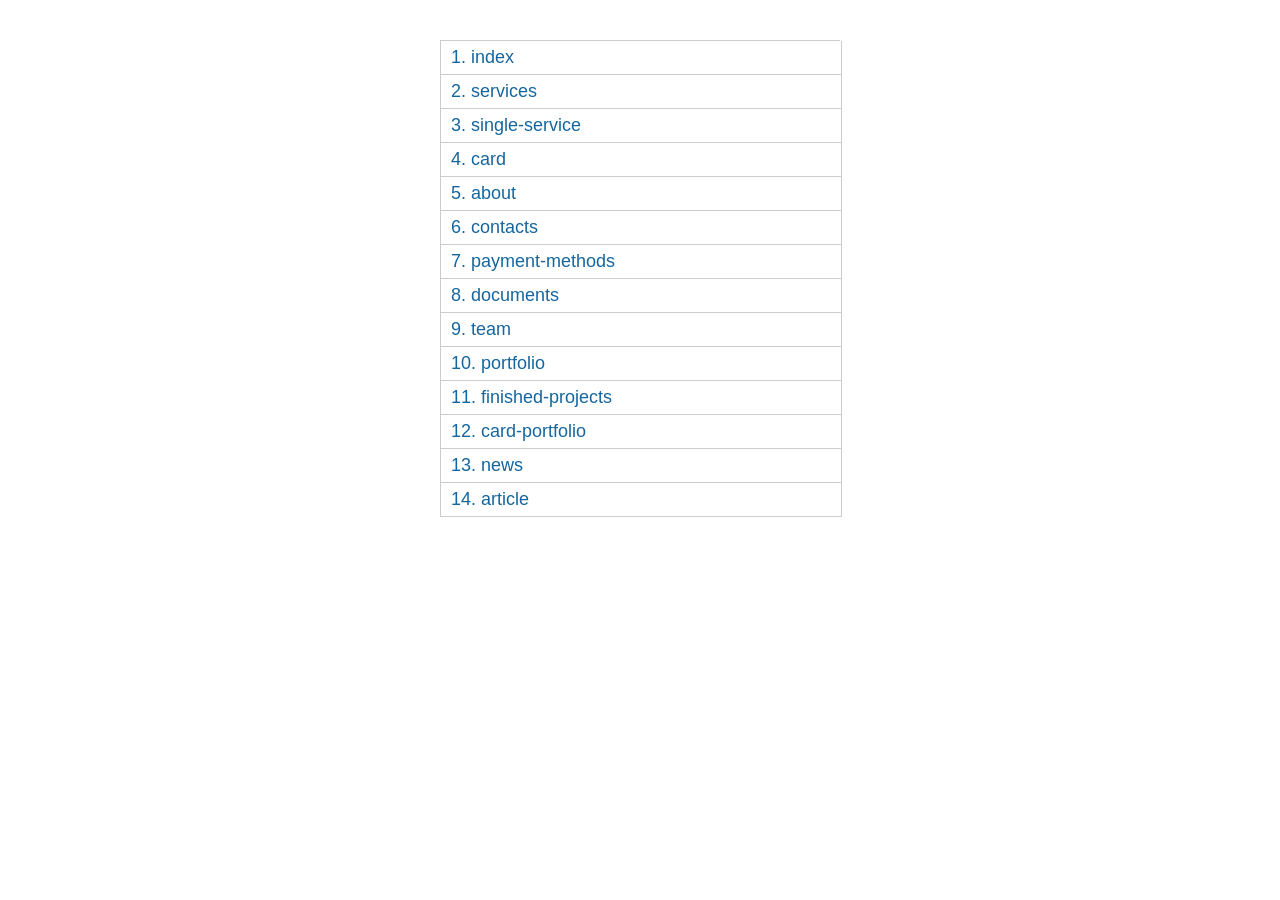
<file: map.html>
<!DOCTYPE html>
<!--[if lt IE 7]><html lang="ru" class="lt-ie9 lt-ie8 lt-ie7"><![endif]-->
<!--[if IE 7]><html lang="ru" class="lt-ie9 lt-ie8"><![endif]-->
<!--[if IE 8]><html lang="ru" class="lt-ie9"><![endif]-->
<!--[if gt IE 8]><!-->
<html lang="ru">
<!--<![endif]-->
<head>
	<meta charset="utf-8" />
	<title>Заголовок</title>
	<meta name="description" content="" />
	<meta http-equiv="X-UA-Compatible" content="IE=edge" />
	<meta name="viewport" content="width=device-width, initial-scale=1.0" />
</head>
<body> 

	<div class="wrapper"> 
		<div class="count_pages">
			<ul>
				<li><a href="index.html" target="_blanck">index</a></li>
				<li><a href="services.html" target="_blanck">services</a></li>
				<li><a href="single-service.html" target="_blanck">single-service</a></li>
				<li><a href="card.html" target="_blanck">card</a></li>
				<li><a href="about.html" target="_blanck">about</a></li>
				<li><a href="contacts.html" target="_blanck">contacts</a></li>
				<li><a href="payment-methods.html" target="_blanck">payment-methods</a></li>
				<li><a href="documents.html" target="_blanck">documents</a></li>
				<li><a href="team.html" target="_blanck">team</a></li>
				<li><a href="portfolio.html" target="_blanck">portfolio</a></li>
				<li><a href="finished-projects.html" target="_blanck">finished-projects</a></li>
				<li><a href="card-portfolio.html" target="_blanck">card-portfolio</a></li>
				<li><a href="news.html" target="_blanck">news</a></li>
				<li><a href="article.html" target="_blanck">article</a></li>
			</ul>
		</div> 
	</div>   
      
	<style> 
		.count_pages a:before {
			counter-increment: list1;
			content: counter(list1) ". "; 
		}
		.count_pages li {
			list-style: none;
			margin-bottom: 0px;
			border: 1px solid #ccc;
			border-top: none;
			width: 100%;
		}
		.count_pages {
			margin: 0;
			width: 400px;
			margin: auto;
			font-family: sans-serif;
			margin-top: 40px;
			max-width: 100%;
			border-top: 1px solid #ccc;
			counter-reset: list1;
			margin-bottom: 40px;
		}
		.count_pages ul {
			margin: 0;
			padding: 0;
		}
		.count_pages a {
			font-size: 18px;
			color: #15669F;
			text-decoration: none;
			display: block;
			padding: 6px 10px;
		}
		.count_pages a:hover {
			text-decoration: underline;
		}
	</style>
</body>
</html>
</file>
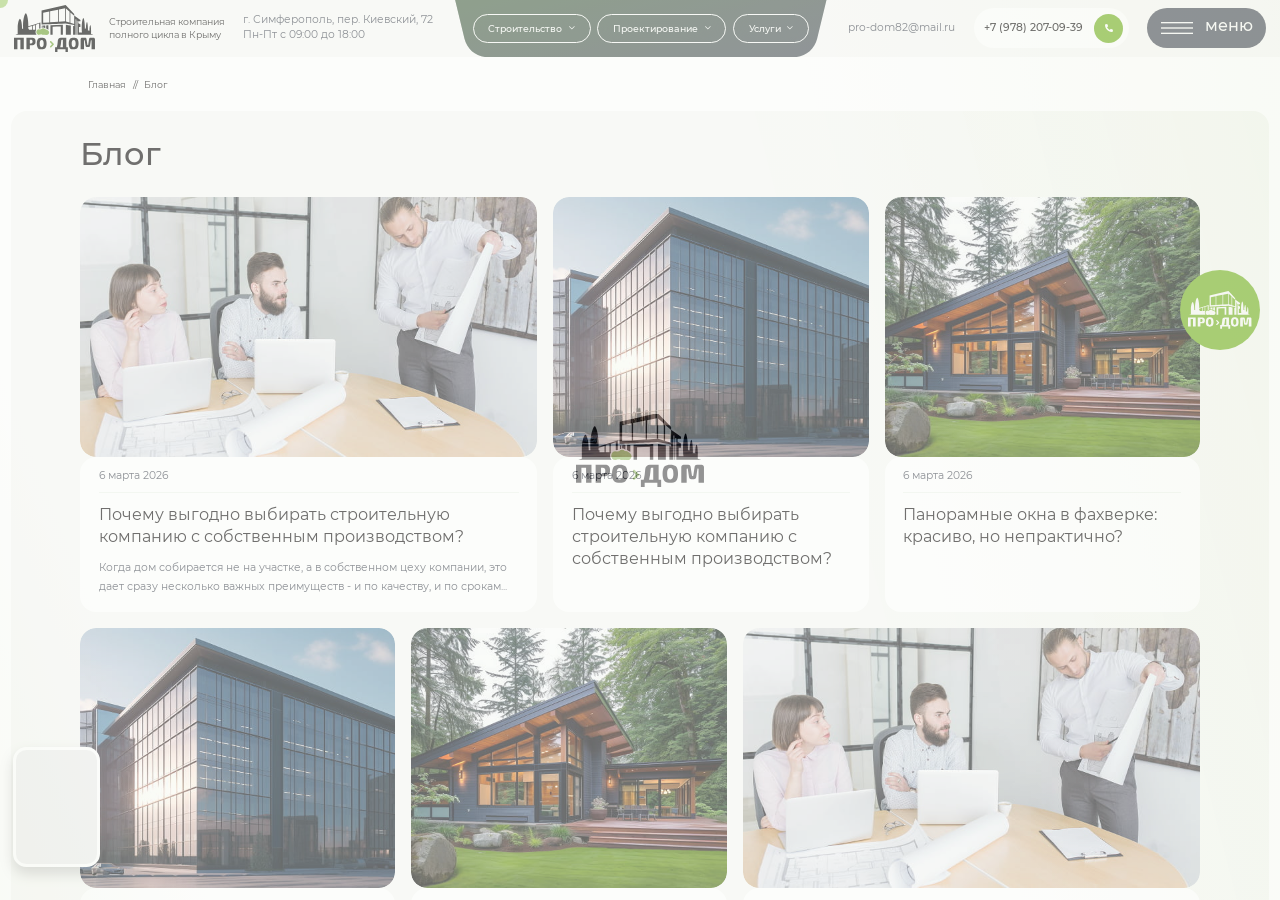
<file: news.html>
<!DOCTYPE html>
<!--[if lt IE 7]><html lang="ru" class="lt-ie9 lt-ie8 lt-ie7"><![endif]-->
<!--[if IE 7]><html lang="ru" class="lt-ie9 lt-ie8"><![endif]-->
<!--[if IE 8]><html lang="ru" class="lt-ie9"><![endif]-->
<!--[if gt IE 8]><!-->
<html lang="ru">
<!--<![endif]-->
<head>
	<meta charset="utf-8" />
	<title>Заголовок</title>
	<meta http-equiv="X-UA-Compatible" content="IE=edge" />
	<meta name="viewport" content="width=device-width, initial-scale=1, maximum-scale=1">
	<meta name="format-detection" content="telephone=no" />
	<link rel="shortcut icon" href="favicon.png" />
	<link rel="stylesheet" href="libs/bootstrap/bootstrap-grid.css" />
	<link rel="stylesheet" href="libs/fontawesome-free-5.12.0-web/css/all.min.css" />
	<link rel="stylesheet" href="libs/fancybox-master/dist/jquery.fancybox.min.css" />
	<link rel="stylesheet" href="libs/fullPage.js-master/dist/fullpage.css" />
	<link rel="stylesheet" href="libs/slick-1.5.9/slick/slick.css" />
	<link rel="stylesheet" href="css/fonts.css?ver=1.18" />
	<link rel="stylesheet" href="css/main.css?ver=1.18" />
	<link rel="stylesheet" href="css/media.css?ver=1.18" />
</head>
<body class="no-scroll">

	<div class="preloader">
		<div class="preloader__logo">
			<img src="img/logo.svg" alt="alt">
		</div>
	</div>
	<div class="btn-up"><i class="far fa-arrow-up"></i></div>

	<div class="wrapper">

		<div class="video-widget" data-state="default">
			<div class="video-widget__container">
				<video id="video-widget__video" loop="" autoplay="" playsinline="" preload="auto" muted="muted" controlslist="nodownload" disablepictureinpicture="" class="video-widget__video" src="img/8053646953074.mp4">
					<source src="img/8053646953074.mp4" type="video/mp4">
				</video>
				<div class="video-widget__close"></div>
				<a class="video-widget__button" href="/">Оставить заявку</a>
			</div>
		</div>

		<div class="flipper">
			<a href="#" class="flipper__wrapper">
				<div class="flipper__item flipper__item--front">
					<img src="img/logo_flip.svg" alt="alt">
				</div>
				<div class="flipper__item flipper__item--back">
					<img src="img/flipper.png" alt="alt">
				</div>
			</a>
			<div class="flipper__text">По всем вопросам можете обращаться к нашему помощнику Бобру Продомовичу</div>
		</div>

		<div class="cursor-circle"></div>

		<div class="fixed-buttons">
			<a href="#" class="fixed-buttons__btn">
				<svg width="18" height="18" viewBox="0 0 18 18" fill="none" xmlns="http://www.w3.org/2000/svg"><g clip-path="url(#clip0_886_4329)"><path d="M18 8.96119V16.5253C17.9996 16.8935 17.8532 17.2464 17.5929 17.5068C17.3325 17.7671 16.9795 17.9135 16.6114 17.9139H12.7616C12.3934 17.9135 12.0404 17.7671 11.7801 17.5068C11.5197 17.2464 11.3733 16.8935 11.373 16.5253V13.9371C11.3731 13.6976 11.3261 13.4605 11.2345 13.2392C11.143 13.0179 11.0087 12.8168 10.8393 12.6474C10.67 12.4781 10.4689 12.3438 10.2476 12.2522C10.0263 12.1607 9.78916 12.1136 9.54967 12.1138H8.46727C8.22778 12.1136 7.9906 12.1607 7.76931 12.2522C7.54801 12.3438 7.34694 12.4781 7.1776 12.6474C7.00825 12.8168 6.87396 13.0179 6.78239 13.2392C6.69083 13.4605 6.6438 13.6976 6.64398 13.9371V16.5253C6.64361 16.8935 6.49719 17.2464 6.23685 17.5068C5.97651 17.7671 5.62352 17.9135 5.25535 17.9139H1.38863C1.02046 17.9135 0.667471 17.7671 0.407133 17.5068C0.146795 17.2464 0.000373591 16.8935 0 16.5253L0 8.96119C7.97086e-05 8.63973 0.0642725 8.32151 0.188822 8.02516C0.313372 7.72881 0.495776 7.46028 0.725363 7.23528L7.30725 0.777574C7.7596 0.334547 8.36755 0.0864258 9.0007 0.0864258C9.63386 0.0864258 10.2418 0.334547 10.6942 0.777574L17.276 7.23528C17.5052 7.46054 17.6872 7.72915 17.8115 8.02547C17.9358 8.32178 17.9999 8.63986 18 8.96119Z" fill="#454955" /></g><defs><clipPath id="clip0_886_4329"><rect width="18" height="18" fill="white" /></clipPath></defs></svg>
				<span>Главная</span>
			</a>
			<a href="#" class="fixed-buttons__btn open-menu">
				<svg width="20" height="18" viewBox="0 0 20 18" fill="none" xmlns="http://www.w3.org/2000/svg"><path d="M14.7273 17.0625C16.8736 17.0625 18.6136 15.4675 18.6136 13.5C18.6136 11.5325 16.8736 9.9375 14.7273 9.9375C12.5809 9.9375 10.8409 11.5325 10.8409 13.5C10.8409 15.4675 12.5809 17.0625 14.7273 17.0625Z" fill="#454955" /><path d="M7.50354 0.9375H2.65908C1.75535 0.9375 1.02272 1.60907 1.02272 2.4375V6.87825C1.02272 7.70668 1.75535 8.37825 2.65908 8.37825H7.50354C8.40728 8.37825 9.1399 7.70668 9.1399 6.87825V2.4375C9.1399 1.60907 8.40728 0.9375 7.50354 0.9375Z" fill="#454955" /><path d="M7.50354 9.62177H2.65908C1.75535 9.62177 1.02272 10.2933 1.02272 11.1218V15.5625C1.02272 16.3909 1.75535 17.0625 2.65908 17.0625H7.50354C8.40728 17.0625 9.1399 16.3909 9.1399 15.5625V11.1218C9.1399 10.2933 8.40728 9.62177 7.50354 9.62177Z" fill="#454955" /><path d="M16.9773 0.9375H12.1328C11.2291 0.9375 10.4964 1.60907 10.4964 2.4375V6.87825C10.4964 7.70668 11.2291 8.37825 12.1328 8.37825H16.9773C17.881 8.37825 18.6136 7.70668 18.6136 6.87825V2.4375C18.6136 1.60907 17.881 0.9375 16.9773 0.9375Z" fill="#454955" /></svg>
				<span>Меню</span>
			</a>
			<a href="#" class="fixed-buttons__btn">
				<svg width="18" height="18" viewBox="0 0 18 18" fill="none" xmlns="http://www.w3.org/2000/svg"><g clip-path="url(#clip0_886_4284)"><path d="M5.0625 2.25V3.375C5.0628 3.59669 5.01935 3.81626 4.93465 4.02113C4.84995 4.226 4.72566 4.41215 4.5689 4.5689C4.41215 4.72566 4.226 4.84995 4.02113 4.93465C3.81626 5.01935 3.59669 5.0628 3.375 5.0625H2.25C2.02831 5.0628 1.80874 5.01935 1.60387 4.93465C1.399 4.84995 1.21286 4.72566 1.0561 4.5689C0.899341 4.41215 0.775052 4.226 0.690352 4.02113C0.605652 3.81626 0.562205 3.59669 0.562502 3.375V2.25C0.562191 2.02831 0.605627 1.80873 0.690321 1.60386C0.775016 1.39898 0.899305 1.21283 1.05607 1.05607C1.21283 0.899305 1.39898 0.775016 1.60386 0.690321C1.80873 0.605627 2.02831 0.562191 2.25 0.562502H3.375C3.59669 0.562191 3.81627 0.605627 4.02115 0.690321C4.22602 0.775016 4.41218 0.899305 4.56894 1.05607C4.7257 1.21283 4.84999 1.39898 4.93468 1.60386C5.01938 1.80873 5.06281 2.02831 5.0625 2.25ZM15.75 6.75H7.875C7.65331 6.74969 7.43373 6.79313 7.22886 6.87782C7.02398 6.96252 6.83783 7.0868 6.68107 7.24357C6.5243 7.40033 6.40002 7.58648 6.31532 7.79136C6.23063 7.99623 6.18719 8.21581 6.1875 8.4375V9.5625C6.18719 9.78419 6.23063 10.0038 6.31532 10.2086C6.40002 10.4135 6.5243 10.5997 6.68107 10.7564C6.83783 10.9132 7.02398 11.0375 7.22886 11.1222C7.43373 11.2069 7.65331 11.2503 7.875 11.25H15.75C15.9717 11.2503 16.1913 11.2069 16.3961 11.1222C16.601 11.0375 16.7872 10.9132 16.9439 10.7564C17.1007 10.5997 17.225 10.4135 17.3097 10.2086C17.3944 10.0038 17.4378 9.78419 17.4375 9.5625V8.4375C17.4378 8.21581 17.3944 7.99623 17.3097 7.79136C17.225 7.58648 17.1007 7.40033 16.9439 7.24357C16.7872 7.0868 16.601 6.96252 16.3961 6.87782C16.1913 6.79313 15.9717 6.74969 15.75 6.75ZM3.375 6.75H2.25C2.02831 6.74969 1.80873 6.79313 1.60386 6.87782C1.39898 6.96252 1.21283 7.0868 1.05607 7.24357C0.899305 7.40033 0.775016 7.58648 0.690321 7.79136C0.605627 7.99623 0.562191 8.21581 0.562502 8.4375V9.5625C0.562191 9.78419 0.605627 10.0038 0.690321 10.2086C0.775016 10.4135 0.899305 10.5997 1.05607 10.7564C1.21283 10.9132 1.39898 11.0375 1.60386 11.1222C1.80873 11.2069 2.02831 11.2503 2.25 11.25H3.375C3.59669 11.2503 3.81627 11.2069 4.02115 11.1222C4.22602 11.0375 4.41218 10.9132 4.56894 10.7564C4.7257 10.5997 4.84999 10.4135 4.93468 10.2086C5.01938 10.0038 5.06281 9.78419 5.0625 9.5625V8.4375C5.06281 8.21581 5.01938 7.99623 4.93468 7.79136C4.84999 7.58648 4.7257 7.40033 4.56894 7.24357C4.41218 7.0868 4.22602 6.96252 4.02115 6.87782C3.81627 6.79313 3.59669 6.74969 3.375 6.75ZM3.375 12.9375H2.25C2.02831 12.9372 1.80873 12.9806 1.60386 13.0653C1.39898 13.15 1.21283 13.2743 1.05607 13.4311C0.899305 13.5878 0.775016 13.774 0.690321 13.9789C0.605627 14.1837 0.562191 14.4033 0.562502 14.625V15.75C0.562191 15.9717 0.605627 16.1913 0.690321 16.3961C0.775016 16.601 0.899305 16.7872 1.05607 16.9439C1.21283 17.1007 1.39898 17.225 1.60386 17.3097C1.80873 17.3944 2.02831 17.4378 2.25 17.4375H3.375C3.59669 17.4378 3.81627 17.3944 4.02115 17.3097C4.22602 17.225 4.41218 17.1007 4.56894 16.9439C4.7257 16.7872 4.84999 16.601 4.93468 16.3961C5.01938 16.1913 5.06281 15.9717 5.0625 15.75V14.625C5.06281 14.4033 5.01938 14.1837 4.93468 13.9789C4.84999 13.774 4.7257 13.5878 4.56894 13.4311C4.41218 13.2743 4.22602 13.15 4.02115 13.0653C3.81627 12.9806 3.59669 12.9372 3.375 12.9375ZM15.75 0.562502H7.875C7.65331 0.562191 7.43373 0.605627 7.22886 0.690321C7.02398 0.775016 6.83783 0.899305 6.68107 1.05607C6.5243 1.21283 6.40002 1.39898 6.31532 1.60386C6.23063 1.80873 6.18719 2.02831 6.1875 2.25V3.375C6.18721 3.59669 6.23065 3.81626 6.31535 4.02113C6.40005 4.226 6.52434 4.41215 6.6811 4.5689C6.83786 4.72566 7.024 4.84995 7.22887 4.93465C7.43374 5.01935 7.65331 5.0628 7.875 5.0625H15.75C15.9717 5.0628 16.1913 5.01935 16.3961 4.93465C16.601 4.84995 16.7871 4.72566 16.9439 4.5689C17.1007 4.41215 17.225 4.226 17.3097 4.02113C17.3944 3.81626 17.4378 3.59669 17.4375 3.375V2.25C17.4378 2.02831 17.3944 1.80873 17.3097 1.60386C17.225 1.39898 17.1007 1.21283 16.9439 1.05607C16.7872 0.899305 16.601 0.775016 16.3961 0.690321C16.1913 0.605627 15.9717 0.562191 15.75 0.562502ZM15.75 12.9375H7.875C7.65331 12.9372 7.43373 12.9806 7.22886 13.0653C7.02398 13.15 6.83783 13.2743 6.68107 13.4311C6.5243 13.5878 6.40002 13.774 6.31532 13.9789C6.23063 14.1837 6.18719 14.4033 6.1875 14.625V15.75C6.18719 15.9717 6.23063 16.1913 6.31532 16.3961C6.40002 16.601 6.5243 16.7872 6.68107 16.9439C6.83783 17.1007 7.02398 17.225 7.22886 17.3097C7.43373 17.3944 7.65331 17.4378 7.875 17.4375H15.75C15.9717 17.4378 16.1913 17.3944 16.3961 17.3097C16.601 17.225 16.7872 17.1007 16.9439 16.9439C17.1007 16.7872 17.225 16.601 17.3097 16.3961C17.3944 16.1913 17.4378 15.9717 17.4375 15.75V14.625C17.4378 14.4033 17.3944 14.1837 17.3097 13.9789C17.225 13.774 17.1007 13.5878 16.9439 13.4311C16.7872 13.2743 16.601 13.15 16.3961 13.0653C16.1913 12.9806 15.9717 12.9372 15.75 12.9375Z" fill="#454955" /></g><defs><clipPath id="clip0_886_4284"><rect width="18" height="18" fill="white" /></clipPath></defs></svg>
				<span>Услуги</span>
			</a>
			<a href="#" class="fixed-buttons__btn">
				<svg width="18" height="18" viewBox="0 0 18 18" fill="none" xmlns="http://www.w3.org/2000/svg"><g clip-path="url(#clip0_886_4286)"><path d="M8.12194 0H1.53657C0.687937 0 0 0.687937 0 1.53657V8.12194C0 8.24316 0.0982969 8.34145 0.219516 8.34145H8.12197C8.24319 8.34145 8.34149 8.24316 8.34149 8.12194V0.219516C8.34145 0.0982969 8.24316 0 8.12194 0ZM5.57561 4.82927H4.82927V5.57561C4.82927 5.9393 4.53442 6.23415 4.17073 6.23415C3.80704 6.23415 3.51218 5.9393 3.51218 5.57561V4.82927H2.76585C2.40216 4.82927 2.1073 4.53442 2.1073 4.17073C2.1073 3.80704 2.40216 3.51218 2.76585 3.51218H3.51218V2.76585C3.51218 2.40216 3.80704 2.1073 4.17073 2.1073C4.53442 2.1073 4.82927 2.40216 4.82927 2.76585V3.51218H5.57561C5.9393 3.51218 6.23415 3.80704 6.23415 4.17073C6.23415 4.53442 5.9393 4.82927 5.57561 4.82927Z" fill="#454955" /><path d="M16.4634 0H9.87806C9.75684 0 9.65854 0.0982969 9.65854 0.219516V8.12197C9.65854 8.24319 9.75684 8.34149 9.87806 8.34149H17.7805C17.9017 8.34149 18 8.24319 18 8.12197V1.53657C18 0.687937 17.3121 0 16.4634 0ZM15.2341 4.82927H12.4244C12.0607 4.82927 11.7658 4.53442 11.7658 4.17073C11.7658 3.80704 12.0607 3.51218 12.4244 3.51218H15.2341C15.5978 3.51218 15.8927 3.80704 15.8927 4.17073C15.8927 4.53442 15.5978 4.82927 15.2341 4.82927Z" fill="#454955" /><path d="M8.12194 9.65854H0.219516C0.0982969 9.65854 0 9.75684 0 9.87806V16.4634C0 17.3121 0.687937 18 1.53657 18H8.12194C8.24316 18 8.34145 17.9017 8.34145 17.7805V9.87806C8.34145 9.75684 8.24316 9.65854 8.12194 9.65854ZM5.62975 14.357C5.88691 14.6142 5.88691 15.0311 5.62975 15.2883C5.37258 15.5454 4.95563 15.5455 4.69846 15.2883L4.17076 14.7605L3.643 15.2883C3.38586 15.5455 2.96888 15.5455 2.71171 15.2883C2.45454 15.0311 2.45454 14.6142 2.71171 14.357L3.23947 13.8292L2.71171 13.3015C2.45454 13.0443 2.45454 12.6273 2.71171 12.3702C2.96888 12.113 3.38586 12.113 3.643 12.3702L4.17076 12.8979L4.69853 12.3702C4.95566 12.113 5.37265 12.113 5.62982 12.3702C5.88698 12.6273 5.88698 13.0443 5.62982 13.3015L5.10205 13.8292L5.62975 14.357Z" fill="#454955" /><path d="M17.7805 9.65854H9.87806C9.75684 9.65854 9.65854 9.75684 9.65854 9.87806V17.7805C9.65854 17.9017 9.75684 18 9.87806 18H16.4634C17.3121 18 18 17.3121 18 16.4634V9.87806C18 9.75684 17.9017 9.65854 17.7805 9.65854ZM15.2341 15.4976H12.4244C12.0607 15.4976 11.7658 15.2027 11.7658 14.839C11.7658 14.4753 12.0607 14.1805 12.4244 14.1805H15.2341C15.5978 14.1805 15.8927 14.4753 15.8927 14.839C15.8927 15.2027 15.5978 15.4976 15.2341 15.4976ZM15.2341 13.4781H12.4244C12.0607 13.4781 11.7658 13.1832 11.7658 12.8195C11.7658 12.4558 12.0607 12.161 12.4244 12.161H15.2341C15.5978 12.161 15.8927 12.4558 15.8927 12.8195C15.8927 13.1832 15.5978 13.4781 15.2341 13.4781Z" fill="#454955" /></g><defs><clipPath id="clip0_886_4286"><rect width="18" height="18" fill="white" /></clipPath></defs></svg>
				<span>Расчёт</span>
			</a>
			<a href="#" class="fixed-buttons__btn">
				<svg width="18" height="18" viewBox="0 0 18 18" fill="none" xmlns="http://www.w3.org/2000/svg"><g clip-path="url(#clip0_886_4320)"><path d="M8.99998 12.8889C8.72868 13.2641 8.36629 13.5691 7.94565 13.7717L8.25038 14.6859H9.74959L10.0543 13.7717C9.63368 13.5691 9.27129 13.2641 8.99998 12.8889Z" fill="#454955" /><path d="M8.71757 9.60238H9.28239C9.93155 9.60238 10.1672 9.09335 10.1672 8.75121C10.1672 8.39764 9.98225 8.39764 9.84725 8.39764H8.15272C8.01772 8.39764 7.83279 8.39764 7.83279 8.75121C7.83279 9.09335 8.06841 9.60238 8.71757 9.60238Z" fill="#454955" /><path d="M8.47266 11.2594V10.6427C8.11583 10.6021 7.33247 10.4039 6.94488 9.52737H6.74062C5.78556 9.52737 5.00858 10.3044 5.00858 11.2594C5.00858 12.2145 5.78556 12.9915 6.74062 12.9915C7.69567 12.9915 8.47266 12.2144 8.47266 11.2594Z" fill="#454955" /><path d="M8.99999 0C5.98292 0 0.56485 3.25902 0.56485 9.56482C0.56485 14.216 4.34882 18 8.99999 18C13.6512 18 17.4351 14.216 17.4351 9.56482C17.4351 3.22516 11.9778 0 8.99999 0ZM12.9539 6.21327C13.245 6.21327 13.4813 6.44955 13.4813 6.74061C13.4813 7.03164 13.245 7.26796 12.9539 7.26796C12.6629 7.26796 12.4266 7.03164 12.4266 6.74061C12.4266 6.44959 12.6629 6.21327 12.9539 6.21327ZM5.04608 6.21327C5.33713 6.21327 5.57342 6.44955 5.57342 6.74061C5.57342 7.03164 5.33713 7.26796 5.04608 7.26796C4.75502 7.26796 4.51873 7.03164 4.51873 6.74061C4.51873 6.44959 4.75505 6.21327 5.04608 6.21327ZM11.2594 14.0461C11.198 14.0461 11.1371 14.0439 11.0767 14.04L10.63 15.3801C10.5582 15.5954 10.3567 15.7406 10.1297 15.7406H7.87035C7.64335 15.7406 7.44187 15.5954 7.37008 15.3801L6.92342 14.04C6.86299 14.044 6.80209 14.0461 6.74071 14.0461C5.2041 14.0461 3.95398 12.796 3.95398 11.2594C3.95398 9.72274 5.20403 8.47266 6.74061 8.47266H6.79985C6.90883 7.78658 7.42492 7.34295 8.15269 7.34295H9.84722C10.575 7.34295 11.0911 7.78658 11.2001 8.47266H11.2593C12.7959 8.47266 14.046 9.72278 14.046 11.2594C14.046 12.796 12.796 14.0461 11.2594 14.0461Z" fill="#454955" /><path d="M11.2594 9.52734H11.0551C10.6678 10.4032 9.88534 10.6019 9.52734 10.6427V11.2594C9.52734 12.2144 10.3043 12.9914 11.2594 12.9914C12.2144 12.9914 12.9914 12.2144 12.9914 11.2594C12.9914 10.3043 12.2144 9.52734 11.2594 9.52734Z" fill="#454955" /><path d="M2.93456 1.64377C3.35436 1.25515 3.80763 0.897961 4.28227 0.578707C3.8875 0.219199 3.36273 0 2.78673 0C1.55963 0 0.56485 0.994781 0.56485 2.22187C0.56485 2.81264 0.795862 3.34912 1.17189 3.74713C1.66106 2.9815 2.25038 2.27711 2.93456 1.64377Z" fill="#454955" /><path d="M16.8287 3.74646C17.2044 3.34853 17.4351 2.81232 17.4351 2.22187C17.4351 0.994746 16.4404 0 15.2133 0C14.6366 0 14.1114 0.219727 13.7165 0.579973C14.1854 0.894973 14.6333 1.24678 15.0486 1.62911C15.7403 2.26593 16.3355 2.97499 16.8287 3.74646Z" fill="#454955" /></g><defs><clipPath id="clip0_886_4320"><rect width="18" height="18" fill="white" /></clipPath></defs></svg>
				<span>Бобёр</span>
			</a>
		</div>

		<header class="header">
			<div class="header__wrapper">
				<div class="logo-wrap">
					<a href="#" class="logo">
						<img src="img/logo.svg" alt="alt">
					</a>
					<div class="logo-descr">Строительная компания полного цикла в Крыму</div>
				</div>
				<div class="header__location">г. Симферополь, пер. Киевский, 72 <br>Пн-Пт с 09:00 до 18:00</div>
				<nav class="menu">
					<ul class="menu__list">
						<li class="menu__haschild">
							<a href="#">Строительство <i class="far fa-chevron-down"></i></a>
							<ul>
								<li class="menu__haschild">
									<a href="#">Частное</a>
									<i class="far fa-chevron-right"></i>
									<ul>
										<li><a href="#">Дом из ракушечника</a></li>
										<li><a href="#">Дом из газоблока</a></li>
										<li><a href="#">Дом каркасный деревянный</a></li>
										<li><a href="#">Дом из бетона</a></li>
										<li><a href="#">Дом из ЛСТК</a></li>
									</ul>
								</li>
								<li class="menu__haschild">
									<a href="#">Коммерческое</a>
									<i class="far fa-chevron-right"></i>
									<ul>
										<li><a href="#">Магазины</a></li>
										<li><a href="#">СТО, автомойки</a></li>
										<li><a href="#">Офисы</a></li>
										<li><a href="#">Отели</a></li>
										<li class="menu__haschild">
											<a href="#">Склады</a>
											<i class="far fa-chevron-right"></i>
											<ul>
												<li><a href="#">Теплые</a></li>
												<li><a href="#">Холодные</a></li>
											</ul>
										</li>
										<li class="menu__haschild">
											<a href="#">Сельхоз объекты</a>
											<i class="far fa-chevron-right"></i>
											<ul>
												<li><a href="#">Ангары</a></li>
												<li><a href="#">Фермы</a></li>
												<li><a href="#">Навесы для спец. техники</a></li>
											</ul>
										</li>
									</ul>
								</li>
								<li class="menu__haschild">
									<a href="#">Реконструкция</a>
									<i class="far fa-chevron-right"></i>
									<ul>
										<li><a href="#">С увеличением площади</a></li>
										<li><a href="#">С увеличением этажности</a></li>
										<li><a href="#">Полная реконструкция</a></li>
									</ul>
								</li>
							</ul>
						</li>
						<li class="menu__haschild">
							<a href="#">Проектирование <i class="far fa-chevron-down"></i></a>
							<ul>
								<li><a href="#">Готовые проекты</a></li>
								<li><a href="#">Проектирование частных домов</a></li>
								<li><a href="#">Коммерческое проектирование</a></li>
							</ul>
						</li>
						<li class="menu__haschild">
							<a href="#">Услуги <i class="far fa-chevron-down"></i></a>
							<ul>
								<li><a href="#">Благоустройство двора дома</a></li>
								<li><a href="#">Аренда оборудования</a></li>
								<li><a href="#">Дизайн-проект</a></li>
								<li><a href="#">Дизайн-ремонт</a></li>
							</ul>
						</li>
					</ul>
				</nav>
				<a href="mailto:pro-dom82@mail.ru" class="header__mail">pro-dom82@mail.ru</a>
				<a href="tel:+79782070939" class="phone-main">+7 (978) 207-09-39 <i class="fas fa-phone-alt"></i></a>
				<div class="btn-menu">
					<div class="btn-menu__icon"></div>
					<div class="btn-menu__text">
							<div class="btn-menu__text-inner">
							<span>меню</span>
							<span>меню</span>
							<span>меню</span>
							<span>меню</span>
						</div>
					</div>
				</div>
			</div>
			<div class="menu-dropdown">
				<div class="container">
					<div class="menu-wrap">
						<div class="menu-wrap__close"><i class="fal fa-times"></i></div>
						<div class="unit-menu">
							<ul class="navigation">
								<li class="navigation__haschild">
									<a href="#">Строительство</a>
									<ul>
										<li class="navigation__haschild">
											<a href="#">Частное</a>
											<i class="far fa-chevron-down"></i>
											<ul>
												<li><a href="#">Дом из ракушечника</a></li>
												<li><a href="#">Дом из газоблока</a></li>
												<li><a href="#">Дом каркасный деревянный</a></li>
												<li><a href="#">Дом из бетона</a></li>
												<li><a href="#">Дом из ЛСТК</a></li>
											</ul>
										</li>
										<li class="navigation__haschild">
											<a href="#">Коммерческое</a>
											<i class="far fa-chevron-down"></i>
											<ul>
												<li><a href="#">Магазины</a></li>
												<li><a href="#">СТО, автомойки</a></li>
												<li><a href="#">Офисы</a></li>
												<li><a href="#">Отели</a></li>
												<li class="navigation__haschild">
													<a href="#">Склады</a>
													<i class="far fa-chevron-down"></i>
													<ul>
														<li><a href="#">Теплые</a></li>
														<li><a href="#">Холодные</a></li>
													</ul>
												</li>
												<li class="navigation__haschild">
													<a href="#">Сельхоз объекты</a>
													<i class="far fa-chevron-down"></i>
													<ul>
														<li><a href="#">Ангары</a></li>
														<li><a href="#">Фермы</a></li>
														<li><a href="#">Навесы для спец. техники</a></li>
													</ul>
												</li>
											</ul>
										</li>
										<li class="navigation__haschild">
											<a href="#">Реконструкция</a>
											<i class="far fa-chevron-down"></i>
											<ul>
												<li><a href="#">С увеличением площади</a></li>
												<li><a href="#">С увеличением этажности</a></li>
												<li><a href="#">Полная реконструкция</a></li>
											</ul>
										</li>
									</ul>
								</li>
							</ul>
						</div>
						<div class="unit-menu">
							<ul class="navigation">
								<li class="navigation__haschild">
									<a href="#">Проектирование</a>
									<ul>
										<li><a href="#">Готовые проекты</a></li>
										<li><a href="#">Проектирование частных домов</a></li>
										<li><a href="#">Коммерческое проектирование</a></li>
									</ul>
								</li>
							</ul>
						</div>
						<div class="unit-menu">
							<ul class="navigation">
								<li><a href="#">Условия оплаты</a></li>
								<li><a href="#">Наши работы</a></li>
								<li><a href="#">Блог</a></li>
								<li><a href="#">Контакты</a></li>
							</ul>
						</div>
						<div class="unit-menu">
							<ul class="navigation">
								<li class="navigation__haschild">
									<a href="#">Услуги</a>
									<ul>
										<li><a href="#">Благоустройство двора дома</a></li>
										<li><a href="#">Аренда оборудования</a></li>
										<li><a href="#">Дизайн-проект</a></li>
										<li><a href="#">Дизайн-ремонт</a></li>
									</ul>
								</li>
							</ul>
						</div>
						<div class="unit-menu">
							<ul class="navigation">
								<li class="navigation__haschild">
									<a href="#">О компании</a>
									<ul>
										<li><a href="#">Документы</a></li>
										<li><a href="#">Команда</a></li>
									</ul>
								</li>
							</ul>
						</div>
					</div>
				</div>
			</div>
		</header>

		<div id="fullpage">				

			<section class="news section">
				<div class="container">
					<ul class="breadcrumbs">
						<li><a href="#">Главная</a></li>
						<li>Блог</li>
					</ul>
				</div>
				<div class="news__main">
					<div class="container">
						<h1 class="title-main">Блог</h1>
						<div class="row row--main">
							<div class="col-lg-5">
								<a href="#" class="item-news">
									<span class="item-news__image">
										<img src="img/news1.jpg" alt="alt">
									</span>
									<span class="item-news__content">
										<span class="item-news__date">6 марта 2026</span>
										<span class="item-news__title">Почему выгодно выбирать строительную компанию с собственным производством?</span>
										<div class="item-news__text">Когда дом собирается не на участке, а в собственном цеху компании, это дает сразу несколько важных преимуществ - и по качеству, и по срокам...</div>
									</span>
								</a>
							</div>
							<div class="col-lg-7">
								<div class="row row--main">
									<div class="col-lg-6">
										<a href="#" class="item-news">
											<span class="item-news__image">
												<img src="img/news2.jpg" alt="alt">
											</span>
											<span class="item-news__content">
												<span class="item-news__date">6 марта 2026</span>
												<span class="item-news__title">Почему выгодно выбирать строительную компанию с собственным производством?</span>
											</span>
										</a>
									</div>
									<div class="col-lg-6">
										<a href="#" class="item-news">
											<span class="item-news__image">
												<img src="img/news3.jpg" alt="alt">
											</span>
											<span class="item-news__content">
												<span class="item-news__date">6 марта 2026</span>
												<span class="item-news__title">Панорамные окна в фахверке: красиво, но непрактично?</span>
											</span>
										</a>
									</div>
								</div>
							</div>
							<div class="col-lg-7">
								<div class="row row--main">
									<div class="col-lg-6">
										<a href="#" class="item-news">
											<span class="item-news__image">
												<img src="img/news2.jpg" alt="alt">
											</span>
											<span class="item-news__content">
												<span class="item-news__date">6 марта 2026</span>
												<span class="item-news__title">Почему выгодно выбирать строительную компанию с собственным производством?</span>
											</span>
										</a>
									</div>
									<div class="col-lg-6">
										<a href="#" class="item-news">
											<span class="item-news__image">
												<img src="img/news3.jpg" alt="alt">
											</span>
											<span class="item-news__content">
												<span class="item-news__date">6 марта 2026</span>
												<span class="item-news__title">Панорамные окна в фахверке: красиво, но непрактично?</span>
											</span>
										</a>
									</div>
								</div>
							</div>
							<div class="col-lg-5">
								<a href="#" class="item-news">
									<span class="item-news__image">
										<img src="img/news1.jpg" alt="alt">
									</span>
									<span class="item-news__content">
										<span class="item-news__date">6 марта 2026</span>
										<span class="item-news__title">Почему выгодно выбирать строительную компанию с собственным производством?</span>
										<div class="item-news__text">Когда дом собирается не на участке, а в собственном цеху компании, это дает сразу несколько важных преимуществ - и по качеству, и по срокам...</div>
									</span>
								</a>
							</div>
							<div class="col-lg-5">
								<a href="#" class="item-news">
									<span class="item-news__image">
										<img src="img/news1.jpg" alt="alt">
									</span>
									<span class="item-news__content">
										<span class="item-news__date">6 марта 2026</span>
										<span class="item-news__title">Почему выгодно выбирать строительную компанию с собственным производством?</span>
										<div class="item-news__text">Когда дом собирается не на участке, а в собственном цеху компании, это дает сразу несколько важных преимуществ - и по качеству, и по срокам...</div>
									</span>
								</a>
							</div>
							<div class="col-lg-7">
								<div class="row row--main">
									<div class="col-lg-6">
										<a href="#" class="item-news">
											<span class="item-news__image">
												<img src="img/news2.jpg" alt="alt">
											</span>
											<span class="item-news__content">
												<span class="item-news__date">6 марта 2026</span>
												<span class="item-news__title">Почему выгодно выбирать строительную компанию с собственным производством?</span>
											</span>
										</a>
									</div>
									<div class="col-lg-6">
										<a href="#" class="item-news">
											<span class="item-news__image">
												<img src="img/news3.jpg" alt="alt">
											</span>
											<span class="item-news__content">
												<span class="item-news__date">6 марта 2026</span>
												<span class="item-news__title">Панорамные окна в фахверке: красиво, но непрактично?</span>
											</span>
										</a>
									</div>
								</div>
							</div>
						</div>
						<div class="pager">
							<a class="prev page-numbers" href="#"><i class="far fa-arrow-left"></i></a>
							<span aria-current="page" class="page-numbers current" href="#">1</span> 
							<a class="page-numbers" href="#">2</a> 
							<a class="page-numbers" href="#">3</a> 
							<a class="next page-numbers" href="#"><i class="far fa-arrow-right"></i></a>
						</div>
					</div>
				</div>
			</section>

			<footer class="footer section--end section">
				<div class="footer__main">
					<div class="container">
						<div class="row">
							<div class="col-lg-2">
								<div class="footer__column">
									<div class="footer__logo">
										<a href="#" class="logo">
											<img src="img/logo2.svg" alt="alt">
										</a>
										<div class="logo-descr">Строительная компания полного цикла в Крыму</div>
									</div>
									<div class="requisites">
										<p class="show-mobile">ООО «Про-Дом»</p>
										<p class="hidden-mobile">Общество с ограниченной ответственностью «Про-Дом»</p>
										<p>ОГРЮЛ 1259100009222</p>
										<p>ИНН 9102305978</p>
										<p>Юридический и фактический адрес: 295014, Республика Крым, г. Симферополь, пер. Киевский, 72</p>
									</div>
								</div>
							</div>
							<div class="col-lg-3">
								<div class="footer__column">
									<div class="footer__title">Строительство</div>
									<div class="footer__content">
										<ul class="footer__nav footer__nav--tree">
											<li class="footer__haschild">
												<a href="#">Частное</a>
												 <i class="far fa-chevron-down"></i>
												<ul>
													<li><a href="#">Дом из ракушечника</a></li>
													<li><a href="#">Дом из газоблока</a></li>
													<li><a href="#">Дом каркасный</a></li>
													<li><a href="#">Дом из бетона</a></li>
													<li><a href="#">Дом из ЛСТК</a></li>
												</ul>
											</li>
											<li class="footer__haschild">
												<a href="#">Коммерческое</a>
												 <i class="far fa-chevron-down"></i>
												<ul>
													<li><a href="#">Магазины</a></li>
													<li><a href="#">СТО, автомойки</a></li>
													<li><a href="#">Офисы</a></li>
													<li><a href="#">Отели</a></li>
													<li>
														<a href="#">Склады</a>
														<ul>
															<li><a href="#">Теплые</a></li>
															<li><a href="#">Холодные</a></li>
														</ul>
													</li>
													<li>
														<a href="#">Сельхоз объекты</a>
														<ul>
															<li><a href="#">Ангары</a></li>
															<li><a href="#">Фермы</a></li>
															<li><a href="#">Навесы для спец. техники</a></li>
														</ul>
													</li>
												</ul>
											</li>
										</ul>
									</div>
								</div>
							</div>
							<div class="col-lg-2">
								<div class="footer__column">
									<div class="footer__title">Реконструкция </div>
									<div class="footer__content">
										<ul class="footer__nav">
											<li><a href="#">С увеличением площади</a></li>
											<li><a href="#">С увеличением этажности</a></li>
											<li><a href="#">Полная реконструкция</a></li>
										</ul>
									</div>
									<div class="footer__title">Проектирование </div>
									<div class="footer__content">
										<ul class="footer__nav">
											<li><a href="#">Готовые проекты</a></li>
											<li><a href="#">Проектирование частных домов</a></li>
											<li><a href="#">Коммерческое проектирование</a></li>
										</ul>
									</div>
									<div class="footer__title">Услуги</div>
									<div class="footer__content">
										<ul class="footer__nav">
											<li><a href="#">Реконструкция</a></li>
											<li><a href="#">Дизайн-проект</a></li>
											<li><a href="#">Дизайн-ремонт</a></li>
											<li><a href="#">Аренда оборудования</a></li>
										</ul>
									</div>
								</div>
							</div>
							<div class="col-lg-3">
								<div class="footer__column">
									<ul class="footer__nav footer__nav--main">
										<li><a href="#">Наши работы</a></li>
										<li><a href="#">О компании</a></li>
										<li><a href="#">Блог</a></li>
										<li><a href="#">Контакты</a></li>
									</ul>
								</div>
							</div>
							<div class="col-lg-2">
								<div class="footer__column">
									<a href="tel:+79782070939" class="footer__phone">+7 (978) 207-09-39</a>
									<div class="footer__socials">
										<ul class="socials-list">
											<li><a href="#" target="_blank"><img src="img/tg.svg" alt="alt"></a></li>
											<li><a href="#" target="_blank"><img src="img/wp.svg" alt="alt"></a></li>
											<li><a href="#" target="_blank"><img src="img/max.svg" alt="alt"></a></li>
										</ul>
										<ul class="socials-list socials-list--page">
											<li><a href="#" target="_blank"><img src="img/vk.svg" alt="alt"></a></li>
											<li><a href="#" target="_blank"><img src="img/rutube.svg" alt="alt"></a></li>
											<li><a href="#" target="_blank"><img src="img/insta.svg" alt="alt"></a></li>
										</ul>
									</div>
									<div class="footer__contact">
										<p>г. Симферополь, <br class="hidden-mobile">пер. Киевский, 72</p>
										<p>График работы: <br>Пн-Пт с 09:00 до 18:00</p>
										<p><a href="mailto:pro-dom82@mail.ru">pro-dom82@mail.ru</a></p>
									</div>
								</div>
							</div>
						</div>
					</div>
					<div class="footer__bottom">
						<div class="container">
							<div class="footer__wrapper">
								<div class="footer__links">
									<a href="#">Политика конфиденциальности</a>
									<a href="#">Согласие на обработку персональных данных</a>
								</div>
								<div class="copyright">© Copyright 2026 г.</div>
								<div class="create">Сделано в <a href="#" target="_blank"><img src="img/sheer.svg" alt="alt"></a></div>
							</div>
						</div>
					</div>
				</div>
			</footer>

		</div>
		
	</div>


	<script src="libs/jquery/jquery-3.6.0.min.js"></script>
	<script src="libs/fancybox-master/dist/jquery.fancybox.min.js"></script>
	<script src="libs/slick-1.5.9/slick/slick.min.js"></script>
	<script src="libs/fullPage.js-master/dist/fullpage.js"></script>
	<script src="libs/mask/jquery.maskedinput.js"></script>
	<script src="js/common.js?ver=1.18"></script>
	<!-- Yandex.Metrika counter --><!-- /Yandex.Metrika counter -->
	<!-- Google Analytics counter --><!-- /Google Analytics counter -->
</body>
</html>
</file>
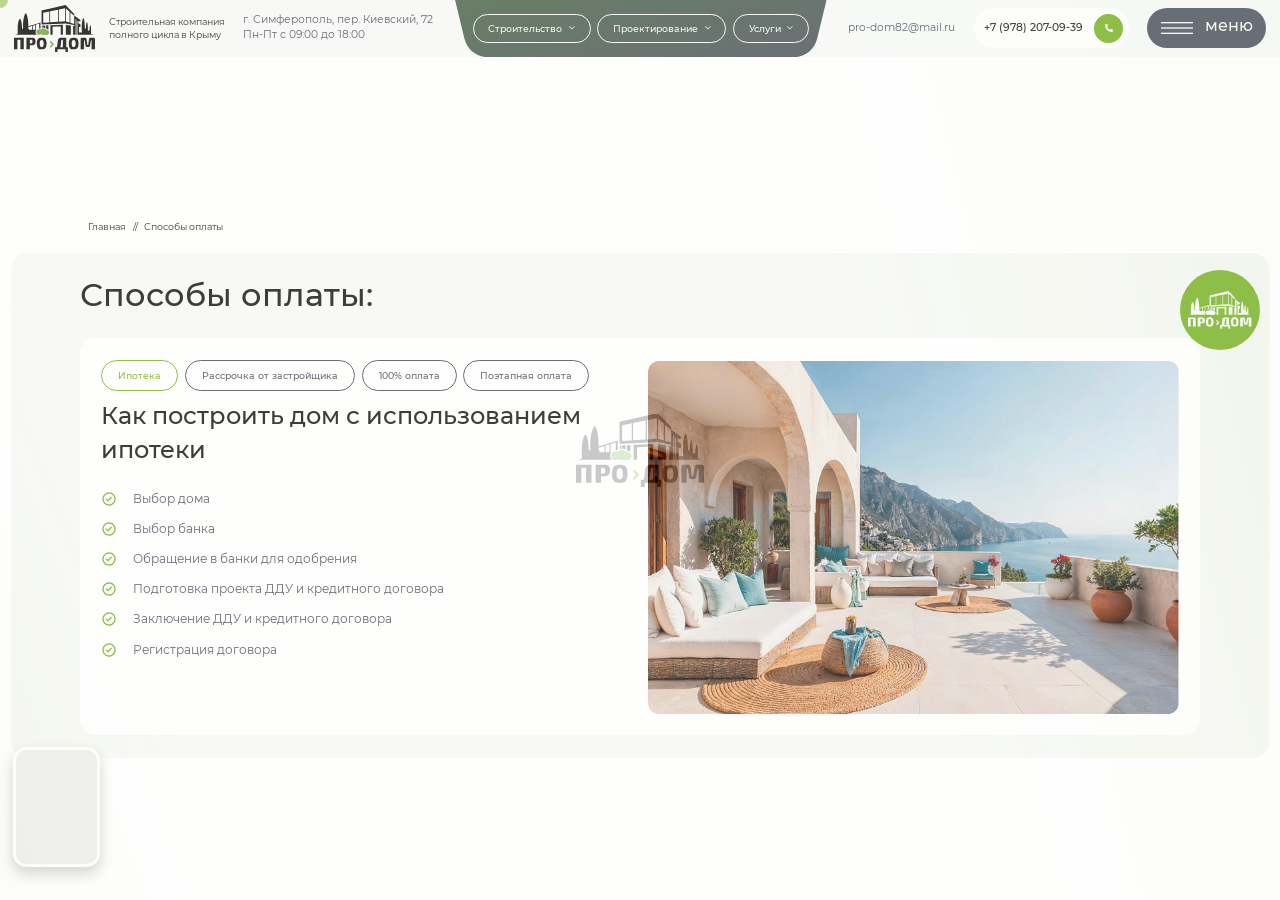
<file: payment-methods.html>
<!DOCTYPE html>
<!--[if lt IE 7]><html lang="ru" class="lt-ie9 lt-ie8 lt-ie7"><![endif]-->
<!--[if IE 7]><html lang="ru" class="lt-ie9 lt-ie8"><![endif]-->
<!--[if IE 8]><html lang="ru" class="lt-ie9"><![endif]-->
<!--[if gt IE 8]><!-->
<html lang="ru">
<!--<![endif]-->
<head>
	<meta charset="utf-8" />
	<title>Заголовок</title>
	<meta http-equiv="X-UA-Compatible" content="IE=edge" />
	<meta name="viewport" content="width=device-width, initial-scale=1, maximum-scale=1">
	<meta name="format-detection" content="telephone=no" />
	<link rel="shortcut icon" href="favicon.png" />
	<link rel="stylesheet" href="libs/bootstrap/bootstrap-grid.css" />
	<link rel="stylesheet" href="libs/fontawesome-free-5.12.0-web/css/all.min.css" />
	<link rel="stylesheet" href="libs/fancybox-master/dist/jquery.fancybox.min.css" />
	<link rel="stylesheet" href="libs/fullPage.js-master/dist/fullpage.css" />
	<link rel="stylesheet" href="libs/slick-1.5.9/slick/slick.css" />
	<link rel="stylesheet" href="css/fonts.css?ver=1.18" />
	<link rel="stylesheet" href="css/main.css?ver=1.18" />
	<link rel="stylesheet" href="css/media.css?ver=1.18" />
</head>
<body class="no-scroll">

	<div class="preloader">
		<div class="preloader__logo">
			<img src="img/logo.svg" alt="alt">
		</div>
	</div>
	<div class="btn-up"><i class="far fa-arrow-up"></i></div>

	<div class="wrapper">

		<div class="video-widget" data-state="default">
			<div class="video-widget__container">
				<video id="video-widget__video" loop="" autoplay="" playsinline="" preload="auto" muted="muted" controlslist="nodownload" disablepictureinpicture="" class="video-widget__video" src="img/8053646953074.mp4">
					<source src="img/8053646953074.mp4" type="video/mp4">
				</video>
				<div class="video-widget__close"></div>
				<a class="video-widget__button" href="/">Оставить заявку</a>
			</div>
		</div>

		<div class="flipper">
			<a href="#" class="flipper__wrapper">
				<div class="flipper__item flipper__item--front">
					<img src="img/logo_flip.svg" alt="alt">
				</div>
				<div class="flipper__item flipper__item--back">
					<img src="img/flipper.png" alt="alt">
				</div>
			</a>
			<div class="flipper__text">По всем вопросам можете обращаться к нашему помощнику Бобру Продомовичу</div>
		</div>

		<div class="cursor-circle"></div>

		<div class="fixed-buttons">
			<a href="#" class="fixed-buttons__btn">
				<svg width="18" height="18" viewBox="0 0 18 18" fill="none" xmlns="http://www.w3.org/2000/svg"><g clip-path="url(#clip0_886_4329)"><path d="M18 8.96119V16.5253C17.9996 16.8935 17.8532 17.2464 17.5929 17.5068C17.3325 17.7671 16.9795 17.9135 16.6114 17.9139H12.7616C12.3934 17.9135 12.0404 17.7671 11.7801 17.5068C11.5197 17.2464 11.3733 16.8935 11.373 16.5253V13.9371C11.3731 13.6976 11.3261 13.4605 11.2345 13.2392C11.143 13.0179 11.0087 12.8168 10.8393 12.6474C10.67 12.4781 10.4689 12.3438 10.2476 12.2522C10.0263 12.1607 9.78916 12.1136 9.54967 12.1138H8.46727C8.22778 12.1136 7.9906 12.1607 7.76931 12.2522C7.54801 12.3438 7.34694 12.4781 7.1776 12.6474C7.00825 12.8168 6.87396 13.0179 6.78239 13.2392C6.69083 13.4605 6.6438 13.6976 6.64398 13.9371V16.5253C6.64361 16.8935 6.49719 17.2464 6.23685 17.5068C5.97651 17.7671 5.62352 17.9135 5.25535 17.9139H1.38863C1.02046 17.9135 0.667471 17.7671 0.407133 17.5068C0.146795 17.2464 0.000373591 16.8935 0 16.5253L0 8.96119C7.97086e-05 8.63973 0.0642725 8.32151 0.188822 8.02516C0.313372 7.72881 0.495776 7.46028 0.725363 7.23528L7.30725 0.777574C7.7596 0.334547 8.36755 0.0864258 9.0007 0.0864258C9.63386 0.0864258 10.2418 0.334547 10.6942 0.777574L17.276 7.23528C17.5052 7.46054 17.6872 7.72915 17.8115 8.02547C17.9358 8.32178 17.9999 8.63986 18 8.96119Z" fill="#454955" /></g><defs><clipPath id="clip0_886_4329"><rect width="18" height="18" fill="white" /></clipPath></defs></svg>
				<span>Главная</span>
			</a>
			<a href="#" class="fixed-buttons__btn open-menu">
				<svg width="20" height="18" viewBox="0 0 20 18" fill="none" xmlns="http://www.w3.org/2000/svg"><path d="M14.7273 17.0625C16.8736 17.0625 18.6136 15.4675 18.6136 13.5C18.6136 11.5325 16.8736 9.9375 14.7273 9.9375C12.5809 9.9375 10.8409 11.5325 10.8409 13.5C10.8409 15.4675 12.5809 17.0625 14.7273 17.0625Z" fill="#454955" /><path d="M7.50354 0.9375H2.65908C1.75535 0.9375 1.02272 1.60907 1.02272 2.4375V6.87825C1.02272 7.70668 1.75535 8.37825 2.65908 8.37825H7.50354C8.40728 8.37825 9.1399 7.70668 9.1399 6.87825V2.4375C9.1399 1.60907 8.40728 0.9375 7.50354 0.9375Z" fill="#454955" /><path d="M7.50354 9.62177H2.65908C1.75535 9.62177 1.02272 10.2933 1.02272 11.1218V15.5625C1.02272 16.3909 1.75535 17.0625 2.65908 17.0625H7.50354C8.40728 17.0625 9.1399 16.3909 9.1399 15.5625V11.1218C9.1399 10.2933 8.40728 9.62177 7.50354 9.62177Z" fill="#454955" /><path d="M16.9773 0.9375H12.1328C11.2291 0.9375 10.4964 1.60907 10.4964 2.4375V6.87825C10.4964 7.70668 11.2291 8.37825 12.1328 8.37825H16.9773C17.881 8.37825 18.6136 7.70668 18.6136 6.87825V2.4375C18.6136 1.60907 17.881 0.9375 16.9773 0.9375Z" fill="#454955" /></svg>
				<span>Меню</span>
			</a>
			<a href="#" class="fixed-buttons__btn">
				<svg width="18" height="18" viewBox="0 0 18 18" fill="none" xmlns="http://www.w3.org/2000/svg"><g clip-path="url(#clip0_886_4284)"><path d="M5.0625 2.25V3.375C5.0628 3.59669 5.01935 3.81626 4.93465 4.02113C4.84995 4.226 4.72566 4.41215 4.5689 4.5689C4.41215 4.72566 4.226 4.84995 4.02113 4.93465C3.81626 5.01935 3.59669 5.0628 3.375 5.0625H2.25C2.02831 5.0628 1.80874 5.01935 1.60387 4.93465C1.399 4.84995 1.21286 4.72566 1.0561 4.5689C0.899341 4.41215 0.775052 4.226 0.690352 4.02113C0.605652 3.81626 0.562205 3.59669 0.562502 3.375V2.25C0.562191 2.02831 0.605627 1.80873 0.690321 1.60386C0.775016 1.39898 0.899305 1.21283 1.05607 1.05607C1.21283 0.899305 1.39898 0.775016 1.60386 0.690321C1.80873 0.605627 2.02831 0.562191 2.25 0.562502H3.375C3.59669 0.562191 3.81627 0.605627 4.02115 0.690321C4.22602 0.775016 4.41218 0.899305 4.56894 1.05607C4.7257 1.21283 4.84999 1.39898 4.93468 1.60386C5.01938 1.80873 5.06281 2.02831 5.0625 2.25ZM15.75 6.75H7.875C7.65331 6.74969 7.43373 6.79313 7.22886 6.87782C7.02398 6.96252 6.83783 7.0868 6.68107 7.24357C6.5243 7.40033 6.40002 7.58648 6.31532 7.79136C6.23063 7.99623 6.18719 8.21581 6.1875 8.4375V9.5625C6.18719 9.78419 6.23063 10.0038 6.31532 10.2086C6.40002 10.4135 6.5243 10.5997 6.68107 10.7564C6.83783 10.9132 7.02398 11.0375 7.22886 11.1222C7.43373 11.2069 7.65331 11.2503 7.875 11.25H15.75C15.9717 11.2503 16.1913 11.2069 16.3961 11.1222C16.601 11.0375 16.7872 10.9132 16.9439 10.7564C17.1007 10.5997 17.225 10.4135 17.3097 10.2086C17.3944 10.0038 17.4378 9.78419 17.4375 9.5625V8.4375C17.4378 8.21581 17.3944 7.99623 17.3097 7.79136C17.225 7.58648 17.1007 7.40033 16.9439 7.24357C16.7872 7.0868 16.601 6.96252 16.3961 6.87782C16.1913 6.79313 15.9717 6.74969 15.75 6.75ZM3.375 6.75H2.25C2.02831 6.74969 1.80873 6.79313 1.60386 6.87782C1.39898 6.96252 1.21283 7.0868 1.05607 7.24357C0.899305 7.40033 0.775016 7.58648 0.690321 7.79136C0.605627 7.99623 0.562191 8.21581 0.562502 8.4375V9.5625C0.562191 9.78419 0.605627 10.0038 0.690321 10.2086C0.775016 10.4135 0.899305 10.5997 1.05607 10.7564C1.21283 10.9132 1.39898 11.0375 1.60386 11.1222C1.80873 11.2069 2.02831 11.2503 2.25 11.25H3.375C3.59669 11.2503 3.81627 11.2069 4.02115 11.1222C4.22602 11.0375 4.41218 10.9132 4.56894 10.7564C4.7257 10.5997 4.84999 10.4135 4.93468 10.2086C5.01938 10.0038 5.06281 9.78419 5.0625 9.5625V8.4375C5.06281 8.21581 5.01938 7.99623 4.93468 7.79136C4.84999 7.58648 4.7257 7.40033 4.56894 7.24357C4.41218 7.0868 4.22602 6.96252 4.02115 6.87782C3.81627 6.79313 3.59669 6.74969 3.375 6.75ZM3.375 12.9375H2.25C2.02831 12.9372 1.80873 12.9806 1.60386 13.0653C1.39898 13.15 1.21283 13.2743 1.05607 13.4311C0.899305 13.5878 0.775016 13.774 0.690321 13.9789C0.605627 14.1837 0.562191 14.4033 0.562502 14.625V15.75C0.562191 15.9717 0.605627 16.1913 0.690321 16.3961C0.775016 16.601 0.899305 16.7872 1.05607 16.9439C1.21283 17.1007 1.39898 17.225 1.60386 17.3097C1.80873 17.3944 2.02831 17.4378 2.25 17.4375H3.375C3.59669 17.4378 3.81627 17.3944 4.02115 17.3097C4.22602 17.225 4.41218 17.1007 4.56894 16.9439C4.7257 16.7872 4.84999 16.601 4.93468 16.3961C5.01938 16.1913 5.06281 15.9717 5.0625 15.75V14.625C5.06281 14.4033 5.01938 14.1837 4.93468 13.9789C4.84999 13.774 4.7257 13.5878 4.56894 13.4311C4.41218 13.2743 4.22602 13.15 4.02115 13.0653C3.81627 12.9806 3.59669 12.9372 3.375 12.9375ZM15.75 0.562502H7.875C7.65331 0.562191 7.43373 0.605627 7.22886 0.690321C7.02398 0.775016 6.83783 0.899305 6.68107 1.05607C6.5243 1.21283 6.40002 1.39898 6.31532 1.60386C6.23063 1.80873 6.18719 2.02831 6.1875 2.25V3.375C6.18721 3.59669 6.23065 3.81626 6.31535 4.02113C6.40005 4.226 6.52434 4.41215 6.6811 4.5689C6.83786 4.72566 7.024 4.84995 7.22887 4.93465C7.43374 5.01935 7.65331 5.0628 7.875 5.0625H15.75C15.9717 5.0628 16.1913 5.01935 16.3961 4.93465C16.601 4.84995 16.7871 4.72566 16.9439 4.5689C17.1007 4.41215 17.225 4.226 17.3097 4.02113C17.3944 3.81626 17.4378 3.59669 17.4375 3.375V2.25C17.4378 2.02831 17.3944 1.80873 17.3097 1.60386C17.225 1.39898 17.1007 1.21283 16.9439 1.05607C16.7872 0.899305 16.601 0.775016 16.3961 0.690321C16.1913 0.605627 15.9717 0.562191 15.75 0.562502ZM15.75 12.9375H7.875C7.65331 12.9372 7.43373 12.9806 7.22886 13.0653C7.02398 13.15 6.83783 13.2743 6.68107 13.4311C6.5243 13.5878 6.40002 13.774 6.31532 13.9789C6.23063 14.1837 6.18719 14.4033 6.1875 14.625V15.75C6.18719 15.9717 6.23063 16.1913 6.31532 16.3961C6.40002 16.601 6.5243 16.7872 6.68107 16.9439C6.83783 17.1007 7.02398 17.225 7.22886 17.3097C7.43373 17.3944 7.65331 17.4378 7.875 17.4375H15.75C15.9717 17.4378 16.1913 17.3944 16.3961 17.3097C16.601 17.225 16.7872 17.1007 16.9439 16.9439C17.1007 16.7872 17.225 16.601 17.3097 16.3961C17.3944 16.1913 17.4378 15.9717 17.4375 15.75V14.625C17.4378 14.4033 17.3944 14.1837 17.3097 13.9789C17.225 13.774 17.1007 13.5878 16.9439 13.4311C16.7872 13.2743 16.601 13.15 16.3961 13.0653C16.1913 12.9806 15.9717 12.9372 15.75 12.9375Z" fill="#454955" /></g><defs><clipPath id="clip0_886_4284"><rect width="18" height="18" fill="white" /></clipPath></defs></svg>
				<span>Услуги</span>
			</a>
			<a href="#" class="fixed-buttons__btn">
				<svg width="18" height="18" viewBox="0 0 18 18" fill="none" xmlns="http://www.w3.org/2000/svg"><g clip-path="url(#clip0_886_4286)"><path d="M8.12194 0H1.53657C0.687937 0 0 0.687937 0 1.53657V8.12194C0 8.24316 0.0982969 8.34145 0.219516 8.34145H8.12197C8.24319 8.34145 8.34149 8.24316 8.34149 8.12194V0.219516C8.34145 0.0982969 8.24316 0 8.12194 0ZM5.57561 4.82927H4.82927V5.57561C4.82927 5.9393 4.53442 6.23415 4.17073 6.23415C3.80704 6.23415 3.51218 5.9393 3.51218 5.57561V4.82927H2.76585C2.40216 4.82927 2.1073 4.53442 2.1073 4.17073C2.1073 3.80704 2.40216 3.51218 2.76585 3.51218H3.51218V2.76585C3.51218 2.40216 3.80704 2.1073 4.17073 2.1073C4.53442 2.1073 4.82927 2.40216 4.82927 2.76585V3.51218H5.57561C5.9393 3.51218 6.23415 3.80704 6.23415 4.17073C6.23415 4.53442 5.9393 4.82927 5.57561 4.82927Z" fill="#454955" /><path d="M16.4634 0H9.87806C9.75684 0 9.65854 0.0982969 9.65854 0.219516V8.12197C9.65854 8.24319 9.75684 8.34149 9.87806 8.34149H17.7805C17.9017 8.34149 18 8.24319 18 8.12197V1.53657C18 0.687937 17.3121 0 16.4634 0ZM15.2341 4.82927H12.4244C12.0607 4.82927 11.7658 4.53442 11.7658 4.17073C11.7658 3.80704 12.0607 3.51218 12.4244 3.51218H15.2341C15.5978 3.51218 15.8927 3.80704 15.8927 4.17073C15.8927 4.53442 15.5978 4.82927 15.2341 4.82927Z" fill="#454955" /><path d="M8.12194 9.65854H0.219516C0.0982969 9.65854 0 9.75684 0 9.87806V16.4634C0 17.3121 0.687937 18 1.53657 18H8.12194C8.24316 18 8.34145 17.9017 8.34145 17.7805V9.87806C8.34145 9.75684 8.24316 9.65854 8.12194 9.65854ZM5.62975 14.357C5.88691 14.6142 5.88691 15.0311 5.62975 15.2883C5.37258 15.5454 4.95563 15.5455 4.69846 15.2883L4.17076 14.7605L3.643 15.2883C3.38586 15.5455 2.96888 15.5455 2.71171 15.2883C2.45454 15.0311 2.45454 14.6142 2.71171 14.357L3.23947 13.8292L2.71171 13.3015C2.45454 13.0443 2.45454 12.6273 2.71171 12.3702C2.96888 12.113 3.38586 12.113 3.643 12.3702L4.17076 12.8979L4.69853 12.3702C4.95566 12.113 5.37265 12.113 5.62982 12.3702C5.88698 12.6273 5.88698 13.0443 5.62982 13.3015L5.10205 13.8292L5.62975 14.357Z" fill="#454955" /><path d="M17.7805 9.65854H9.87806C9.75684 9.65854 9.65854 9.75684 9.65854 9.87806V17.7805C9.65854 17.9017 9.75684 18 9.87806 18H16.4634C17.3121 18 18 17.3121 18 16.4634V9.87806C18 9.75684 17.9017 9.65854 17.7805 9.65854ZM15.2341 15.4976H12.4244C12.0607 15.4976 11.7658 15.2027 11.7658 14.839C11.7658 14.4753 12.0607 14.1805 12.4244 14.1805H15.2341C15.5978 14.1805 15.8927 14.4753 15.8927 14.839C15.8927 15.2027 15.5978 15.4976 15.2341 15.4976ZM15.2341 13.4781H12.4244C12.0607 13.4781 11.7658 13.1832 11.7658 12.8195C11.7658 12.4558 12.0607 12.161 12.4244 12.161H15.2341C15.5978 12.161 15.8927 12.4558 15.8927 12.8195C15.8927 13.1832 15.5978 13.4781 15.2341 13.4781Z" fill="#454955" /></g><defs><clipPath id="clip0_886_4286"><rect width="18" height="18" fill="white" /></clipPath></defs></svg>
				<span>Расчёт</span>
			</a>
			<a href="#" class="fixed-buttons__btn">
				<svg width="18" height="18" viewBox="0 0 18 18" fill="none" xmlns="http://www.w3.org/2000/svg"><g clip-path="url(#clip0_886_4320)"><path d="M8.99998 12.8889C8.72868 13.2641 8.36629 13.5691 7.94565 13.7717L8.25038 14.6859H9.74959L10.0543 13.7717C9.63368 13.5691 9.27129 13.2641 8.99998 12.8889Z" fill="#454955" /><path d="M8.71757 9.60238H9.28239C9.93155 9.60238 10.1672 9.09335 10.1672 8.75121C10.1672 8.39764 9.98225 8.39764 9.84725 8.39764H8.15272C8.01772 8.39764 7.83279 8.39764 7.83279 8.75121C7.83279 9.09335 8.06841 9.60238 8.71757 9.60238Z" fill="#454955" /><path d="M8.47266 11.2594V10.6427C8.11583 10.6021 7.33247 10.4039 6.94488 9.52737H6.74062C5.78556 9.52737 5.00858 10.3044 5.00858 11.2594C5.00858 12.2145 5.78556 12.9915 6.74062 12.9915C7.69567 12.9915 8.47266 12.2144 8.47266 11.2594Z" fill="#454955" /><path d="M8.99999 0C5.98292 0 0.56485 3.25902 0.56485 9.56482C0.56485 14.216 4.34882 18 8.99999 18C13.6512 18 17.4351 14.216 17.4351 9.56482C17.4351 3.22516 11.9778 0 8.99999 0ZM12.9539 6.21327C13.245 6.21327 13.4813 6.44955 13.4813 6.74061C13.4813 7.03164 13.245 7.26796 12.9539 7.26796C12.6629 7.26796 12.4266 7.03164 12.4266 6.74061C12.4266 6.44959 12.6629 6.21327 12.9539 6.21327ZM5.04608 6.21327C5.33713 6.21327 5.57342 6.44955 5.57342 6.74061C5.57342 7.03164 5.33713 7.26796 5.04608 7.26796C4.75502 7.26796 4.51873 7.03164 4.51873 6.74061C4.51873 6.44959 4.75505 6.21327 5.04608 6.21327ZM11.2594 14.0461C11.198 14.0461 11.1371 14.0439 11.0767 14.04L10.63 15.3801C10.5582 15.5954 10.3567 15.7406 10.1297 15.7406H7.87035C7.64335 15.7406 7.44187 15.5954 7.37008 15.3801L6.92342 14.04C6.86299 14.044 6.80209 14.0461 6.74071 14.0461C5.2041 14.0461 3.95398 12.796 3.95398 11.2594C3.95398 9.72274 5.20403 8.47266 6.74061 8.47266H6.79985C6.90883 7.78658 7.42492 7.34295 8.15269 7.34295H9.84722C10.575 7.34295 11.0911 7.78658 11.2001 8.47266H11.2593C12.7959 8.47266 14.046 9.72278 14.046 11.2594C14.046 12.796 12.796 14.0461 11.2594 14.0461Z" fill="#454955" /><path d="M11.2594 9.52734H11.0551C10.6678 10.4032 9.88534 10.6019 9.52734 10.6427V11.2594C9.52734 12.2144 10.3043 12.9914 11.2594 12.9914C12.2144 12.9914 12.9914 12.2144 12.9914 11.2594C12.9914 10.3043 12.2144 9.52734 11.2594 9.52734Z" fill="#454955" /><path d="M2.93456 1.64377C3.35436 1.25515 3.80763 0.897961 4.28227 0.578707C3.8875 0.219199 3.36273 0 2.78673 0C1.55963 0 0.56485 0.994781 0.56485 2.22187C0.56485 2.81264 0.795862 3.34912 1.17189 3.74713C1.66106 2.9815 2.25038 2.27711 2.93456 1.64377Z" fill="#454955" /><path d="M16.8287 3.74646C17.2044 3.34853 17.4351 2.81232 17.4351 2.22187C17.4351 0.994746 16.4404 0 15.2133 0C14.6366 0 14.1114 0.219727 13.7165 0.579973C14.1854 0.894973 14.6333 1.24678 15.0486 1.62911C15.7403 2.26593 16.3355 2.97499 16.8287 3.74646Z" fill="#454955" /></g><defs><clipPath id="clip0_886_4320"><rect width="18" height="18" fill="white" /></clipPath></defs></svg>
				<span>Бобёр</span>
			</a>
		</div>

		<header class="header">
			<div class="header__wrapper">
				<div class="logo-wrap">
					<a href="#" class="logo">
						<img src="img/logo.svg" alt="alt">
					</a>
					<div class="logo-descr">Строительная компания полного цикла в Крыму</div>
				</div>
				<div class="header__location">г. Симферополь, пер. Киевский, 72 <br>Пн-Пт с 09:00 до 18:00</div>
				<nav class="menu">
					<ul class="menu__list">
						<li class="menu__haschild">
							<a href="#">Строительство <i class="far fa-chevron-down"></i></a>
							<ul>
								<li class="menu__haschild">
									<a href="#">Частное</a>
									<i class="far fa-chevron-right"></i>
									<ul>
										<li><a href="#">Дом из ракушечника</a></li>
										<li><a href="#">Дом из газоблока</a></li>
										<li><a href="#">Дом каркасный деревянный</a></li>
										<li><a href="#">Дом из бетона</a></li>
										<li><a href="#">Дом из ЛСТК</a></li>
									</ul>
								</li>
								<li class="menu__haschild">
									<a href="#">Коммерческое</a>
									<i class="far fa-chevron-right"></i>
									<ul>
										<li><a href="#">Магазины</a></li>
										<li><a href="#">СТО, автомойки</a></li>
										<li><a href="#">Офисы</a></li>
										<li><a href="#">Отели</a></li>
										<li class="menu__haschild">
											<a href="#">Склады</a>
											<i class="far fa-chevron-right"></i>
											<ul>
												<li><a href="#">Теплые</a></li>
												<li><a href="#">Холодные</a></li>
											</ul>
										</li>
										<li class="menu__haschild">
											<a href="#">Сельхоз объекты</a>
											<i class="far fa-chevron-right"></i>
											<ul>
												<li><a href="#">Ангары</a></li>
												<li><a href="#">Фермы</a></li>
												<li><a href="#">Навесы для спец. техники</a></li>
											</ul>
										</li>
									</ul>
								</li>
								<li class="menu__haschild">
									<a href="#">Реконструкция</a>
									<i class="far fa-chevron-right"></i>
									<ul>
										<li><a href="#">С увеличением площади</a></li>
										<li><a href="#">С увеличением этажности</a></li>
										<li><a href="#">Полная реконструкция</a></li>
									</ul>
								</li>
							</ul>
						</li>
						<li class="menu__haschild">
							<a href="#">Проектирование <i class="far fa-chevron-down"></i></a>
							<ul>
								<li><a href="#">Готовые проекты</a></li>
								<li><a href="#">Проектирование частных домов</a></li>
								<li><a href="#">Коммерческое проектирование</a></li>
							</ul>
						</li>
						<li class="menu__haschild">
							<a href="#">Услуги <i class="far fa-chevron-down"></i></a>
							<ul>
								<li><a href="#">Благоустройство двора дома</a></li>
								<li><a href="#">Аренда оборудования</a></li>
								<li><a href="#">Дизайн-проект</a></li>
								<li><a href="#">Дизайн-ремонт</a></li>
							</ul>
						</li>
					</ul>
				</nav>
				<a href="mailto:pro-dom82@mail.ru" class="header__mail">pro-dom82@mail.ru</a>
				<a href="tel:+79782070939" class="phone-main">+7 (978) 207-09-39 <i class="fas fa-phone-alt"></i></a>
				<div class="btn-menu">
					<div class="btn-menu__icon"></div>
					<div class="btn-menu__text">
							<div class="btn-menu__text-inner">
							<span>меню</span>
							<span>меню</span>
							<span>меню</span>
							<span>меню</span>
						</div>
					</div>
				</div>
			</div>
			<div class="menu-dropdown">
				<div class="container">
					<div class="menu-wrap">
						<div class="menu-wrap__close"><i class="fal fa-times"></i></div>
						<div class="unit-menu">
							<ul class="navigation">
								<li class="navigation__haschild">
									<a href="#">Строительство</a>
									<ul>
										<li class="navigation__haschild">
											<a href="#">Частное</a>
											<i class="far fa-chevron-down"></i>
											<ul>
												<li><a href="#">Дом из ракушечника</a></li>
												<li><a href="#">Дом из газоблока</a></li>
												<li><a href="#">Дом каркасный деревянный</a></li>
												<li><a href="#">Дом из бетона</a></li>
												<li><a href="#">Дом из ЛСТК</a></li>
											</ul>
										</li>
										<li class="navigation__haschild">
											<a href="#">Коммерческое</a>
											<i class="far fa-chevron-down"></i>
											<ul>
												<li><a href="#">Магазины</a></li>
												<li><a href="#">СТО, автомойки</a></li>
												<li><a href="#">Офисы</a></li>
												<li><a href="#">Отели</a></li>
												<li class="navigation__haschild">
													<a href="#">Склады</a>
													<i class="far fa-chevron-down"></i>
													<ul>
														<li><a href="#">Теплые</a></li>
														<li><a href="#">Холодные</a></li>
													</ul>
												</li>
												<li class="navigation__haschild">
													<a href="#">Сельхоз объекты</a>
													<i class="far fa-chevron-down"></i>
													<ul>
														<li><a href="#">Ангары</a></li>
														<li><a href="#">Фермы</a></li>
														<li><a href="#">Навесы для спец. техники</a></li>
													</ul>
												</li>
											</ul>
										</li>
										<li class="navigation__haschild">
											<a href="#">Реконструкция</a>
											<i class="far fa-chevron-down"></i>
											<ul>
												<li><a href="#">С увеличением площади</a></li>
												<li><a href="#">С увеличением этажности</a></li>
												<li><a href="#">Полная реконструкция</a></li>
											</ul>
										</li>
									</ul>
								</li>
							</ul>
						</div>
						<div class="unit-menu">
							<ul class="navigation">
								<li class="navigation__haschild">
									<a href="#">Проектирование</a>
									<ul>
										<li><a href="#">Готовые проекты</a></li>
										<li><a href="#">Проектирование частных домов</a></li>
										<li><a href="#">Коммерческое проектирование</a></li>
									</ul>
								</li>
							</ul>
						</div>
						<div class="unit-menu">
							<ul class="navigation">
								<li><a href="#">Условия оплаты</a></li>
								<li><a href="#">Наши работы</a></li>
								<li><a href="#">Блог</a></li>
								<li><a href="#">Контакты</a></li>
							</ul>
						</div>
						<div class="unit-menu">
							<ul class="navigation">
								<li class="navigation__haschild">
									<a href="#">Услуги</a>
									<ul>
										<li><a href="#">Благоустройство двора дома</a></li>
										<li><a href="#">Аренда оборудования</a></li>
										<li><a href="#">Дизайн-проект</a></li>
										<li><a href="#">Дизайн-ремонт</a></li>
									</ul>
								</li>
							</ul>
						</div>
						<div class="unit-menu">
							<ul class="navigation">
								<li class="navigation__haschild">
									<a href="#">О компании</a>
									<ul>
										<li><a href="#">Документы</a></li>
										<li><a href="#">Команда</a></li>
									</ul>
								</li>
							</ul>
						</div>
					</div>
				</div>
			</div>
		</header>

		<div id="fullpage">				

			<section class="page-methods section">
				<div class="container">
					<ul class="breadcrumbs">
						<li><a href="#">Главная</a></li>
						<li>Способы оплаты</li>
					</ul>
				</div>
				<div class="methods-main">
					<div class="container">
						<h1 class="title-main">Способы оплаты:</h1>
						<div class="methods-main__content">
							<div class="row">
								<div class="col-lg-6">
									<ul class="tabs">
										<li class="active"><a href="#tab_method1">Ипотека</a></li>
										<li><a href="#tab_method2">Рассрочка от застройщика</a></li>
										<li><a href="#tab_method3">100% оплата</a></li>
										<li><a href="#tab_method4">Поэтапная оплата</a></li>
									</ul>
								</div>
							</div>
							<div class="tab-container">
								<div class="tab-pane" id="tab_method1">
									<div class="row">
										<div class="col-lg-6">
											<div class="methods-main__inner">
												<div class="title-middle">Как построить дом с использованием ипотеки</div>
												<ul>
													<li>Выбор дома</li>
													<li>Выбор банка</li>
													<li>Обращение в банки для одобрения</li>
													<li>Подготовка проекта ДДУ и кредитного договора</li>
													<li>Заключение ДДУ и кредитного договора</li>
													<li>Регистрация договора</li>
												</ul>
											</div>
										</div>
										<div class="col-lg-6">
											<div class="methods-main__image">
												<img src="img/methods.jpg" alt="alt">
											</div>
										</div>
									</div>
								</div>
								<div class="tab-pane" id="tab_method2">
									<div class="row">
										<div class="col-lg-6">
											<div class="methods-main__inner">
												<div class="title-middle">Как построить дом с использованием ипотеки</div>
												<ul>
													<li>Выбор дома</li>
													<li>Выбор банка</li>
													<li>Обращение в банки для одобрения</li>
													<li>Подготовка проекта ДДУ и кредитного договора</li>
													<li>Заключение ДДУ и кредитного договора</li>
													<li>Регистрация договора</li>
												</ul>
											</div>
										</div>
										<div class="col-lg-6">
											<div class="methods-main__image">
												<img src="img/methods.jpg" alt="alt">
											</div>
										</div>
									</div>
								</div>
								<div class="tab-pane" id="tab_method3">
									<div class="row">
										<div class="col-lg-6">
											<div class="methods-main__inner">
												<div class="title-middle">Как построить дом с использованием ипотеки</div>
												<ul>
													<li>Выбор дома</li>
													<li>Выбор банка</li>
													<li>Обращение в банки для одобрения</li>
													<li>Подготовка проекта ДДУ и кредитного договора</li>
													<li>Заключение ДДУ и кредитного договора</li>
													<li>Регистрация договора</li>
												</ul>
											</div>
										</div>
										<div class="col-lg-6">
											<div class="methods-main__image">
												<img src="img/methods.jpg" alt="alt">
											</div>
										</div>
									</div>
								</div>
								<div class="tab-pane" id="tab_method4">
									<div class="row">
										<div class="col-lg-6">
											<div class="methods-main__inner">
												<div class="title-middle">Как построить дом с использованием ипотеки</div>
												<ul>
													<li>Выбор дома</li>
													<li>Выбор банка</li>
													<li>Обращение в банки для одобрения</li>
													<li>Подготовка проекта ДДУ и кредитного договора</li>
													<li>Заключение ДДУ и кредитного договора</li>
													<li>Регистрация договора</li>
												</ul>
											</div>
										</div>
										<div class="col-lg-6">
											<div class="methods-main__image">
												<img src="img/methods.jpg" alt="alt">
											</div>
										</div>
									</div>
								</div>
							</div>
						</div>
					</div>
				</div>
			</section>

			<section class="methods section">
				<div class="container">
					<h2 class="title-main">Варианты оплаты</h2>
					<div class="row row--main">
						<div class="col-lg-6">
							<div class="item-method">
								<div class="title-middle">Безналичный расчет <br>(для юридических и физических лиц)</div>
								<p>Мы работаем по безналичному расчету с физическими и юридическими лицами. После согласования проекта и сметы выставляется официальный счет, который можно оплатить через банк или онлайн-банкинг. Все платежи проводятся по договору с предоставлением закрывающих документов.</p>
							</div>
						</div>
						<div class="col-lg-6">
							<div class="item-method">
								<div class="title-middle">Возможность ипотечного или банковского финансирования</div>
								<p>Мы предоставляем полный пакет документов для оформления ипотеки или банковского кредита на строительство. При необходимости наши специалисты проконсультируют по процедуре подачи документов. Такой формат позволяет начать строительство без полной суммы на руках.</p>
							</div>
						</div>
						<div class="col-lg-6">
							<div class="item-method">
								<div class="title-middle">Оплата на расчетный счет компании</div>
								<p>Все платежи осуществляются исключительно на официальный расчетный счет компании. Это гарантирует прозрачность сделки и финансовую безопасность клиента. Реквизиты предоставляются в договоре и счете на оплату.</p>
							</div>
						</div>
						<div class="col-lg-6">
							<div class="item-method">
								<div class="title-middle">Поэтапная оплата</div>
								<p>Для вашего удобства предусмотрена поэтапная система оплаты. Оплата разбивается на несколько частей в соответствии с графиком строительства и выполнения работ. Это позволяет равномерно распределить бюджет и контролировать процесс на каждом этапе.</p>
							</div>
						</div>
					</div>
				</div>
			</section>

			<section class="guarantee section">
				<div class="container">
					<h2 class="title-main">Наши гарантии</h2>
					<div class="row row--main">
						<div class="col-lg-4">
							<div class="item-guarantee">
								<div class="item-guarantee__head">
									<img src="img/guarantee.png" alt="alt">
									<div class="title-small">Гарантия на дом</div>
								</div>
								<div class="item-guarantee__content">
									<p>Мы предоставляем официальную гарантию на построенный дом в соответствии с договором. Гарантийные обязательства распространяются на конструктивные элементы и выполненные работы. В случае выявления дефектов мы оперативно устраняем их в установленный срок</p>
								</div>
							</div>
						</div>
						<div class="col-lg-4">
							<div class="item-guarantee">
								<div class="item-guarantee__head">
									<img src="img/guarantee.png" alt="alt">
									<div class="title-small">Гарантия на производимые нами металлоконструкции</div>
								</div>
								<div class="item-guarantee__content">
									<p>Все металлоконструкции изготавливаются с соблюдением технических норм и проходят контроль качества. Мы гарантируем прочность, надежность сварных соединений и соответствие проектной документации. На изделия распространяется официальная гарантия от производителя.</p>
								</div>
							</div>
						</div>
						<div class="col-lg-4">
							<div class="item-guarantee">
								<div class="item-guarantee__head">
									<img src="img/guarantee.png" alt="alt">
									<div class="title-small">Гарантия на доставку металлоконструкций</div>
								</div>
								<div class="item-guarantee__content">
									<p>Мы обеспечиваем бережную транспортировку металлоконструкций до объекта заказчика. При доставке соблюдаются требования к упаковке и креплению изделий. В случае повреждений при перевозке ответственность несет компания.</p>
								</div>
							</div>
						</div>
					</div>
				</div>
			</section>

			<footer class="footer section--end section">
				<div class="footer__main">
					<div class="container">
						<div class="row">
							<div class="col-lg-2">
								<div class="footer__column">
									<div class="footer__logo">
										<a href="#" class="logo">
											<img src="img/logo2.svg" alt="alt">
										</a>
										<div class="logo-descr">Строительная компания полного цикла в Крыму</div>
									</div>
									<div class="requisites">
										<p class="show-mobile">ООО «Про-Дом»</p>
										<p class="hidden-mobile">Общество с ограниченной ответственностью «Про-Дом»</p>
										<p>ОГРЮЛ 1259100009222</p>
										<p>ИНН 9102305978</p>
										<p>Юридический и фактический адрес: 295014, Республика Крым, г. Симферополь, пер. Киевский, 72</p>
									</div>
								</div>
							</div>
							<div class="col-lg-3">
								<div class="footer__column">
									<div class="footer__title">Строительство</div>
									<div class="footer__content">
										<ul class="footer__nav footer__nav--tree">
											<li class="footer__haschild">
												<a href="#">Частное</a>
												 <i class="far fa-chevron-down"></i>
												<ul>
													<li><a href="#">Дом из ракушечника</a></li>
													<li><a href="#">Дом из газоблока</a></li>
													<li><a href="#">Дом каркасный</a></li>
													<li><a href="#">Дом из бетона</a></li>
													<li><a href="#">Дом из ЛСТК</a></li>
												</ul>
											</li>
											<li class="footer__haschild">
												<a href="#">Коммерческое</a>
												 <i class="far fa-chevron-down"></i>
												<ul>
													<li><a href="#">Магазины</a></li>
													<li><a href="#">СТО, автомойки</a></li>
													<li><a href="#">Офисы</a></li>
													<li><a href="#">Отели</a></li>
													<li>
														<a href="#">Склады</a>
														<ul>
															<li><a href="#">Теплые</a></li>
															<li><a href="#">Холодные</a></li>
														</ul>
													</li>
													<li>
														<a href="#">Сельхоз объекты</a>
														<ul>
															<li><a href="#">Ангары</a></li>
															<li><a href="#">Фермы</a></li>
															<li><a href="#">Навесы для спец. техники</a></li>
														</ul>
													</li>
												</ul>
											</li>
										</ul>
									</div>
								</div>
							</div>
							<div class="col-lg-2">
								<div class="footer__column">
									<div class="footer__title">Реконструкция </div>
									<div class="footer__content">
										<ul class="footer__nav">
											<li><a href="#">С увеличением площади</a></li>
											<li><a href="#">С увеличением этажности</a></li>
											<li><a href="#">Полная реконструкция</a></li>
										</ul>
									</div>
									<div class="footer__title">Проектирование </div>
									<div class="footer__content">
										<ul class="footer__nav">
											<li><a href="#">Готовые проекты</a></li>
											<li><a href="#">Проектирование частных домов</a></li>
											<li><a href="#">Коммерческое проектирование</a></li>
										</ul>
									</div>
									<div class="footer__title">Услуги</div>
									<div class="footer__content">
										<ul class="footer__nav">
											<li><a href="#">Реконструкция</a></li>
											<li><a href="#">Дизайн-проект</a></li>
											<li><a href="#">Дизайн-ремонт</a></li>
											<li><a href="#">Аренда оборудования</a></li>
										</ul>
									</div>
								</div>
							</div>
							<div class="col-lg-3">
								<div class="footer__column">
									<ul class="footer__nav footer__nav--main">
										<li><a href="#">Наши работы</a></li>
										<li><a href="#">О компании</a></li>
										<li><a href="#">Блог</a></li>
										<li><a href="#">Контакты</a></li>
									</ul>
								</div>
							</div>
							<div class="col-lg-2">
								<div class="footer__column">
									<a href="tel:+79782070939" class="footer__phone">+7 (978) 207-09-39</a>
									<div class="footer__socials">
										<ul class="socials-list">
											<li><a href="#" target="_blank"><img src="img/tg.svg" alt="alt"></a></li>
											<li><a href="#" target="_blank"><img src="img/wp.svg" alt="alt"></a></li>
											<li><a href="#" target="_blank"><img src="img/max.svg" alt="alt"></a></li>
										</ul>
										<ul class="socials-list socials-list--page">
											<li><a href="#" target="_blank"><img src="img/vk.svg" alt="alt"></a></li>
											<li><a href="#" target="_blank"><img src="img/rutube.svg" alt="alt"></a></li>
											<li><a href="#" target="_blank"><img src="img/insta.svg" alt="alt"></a></li>
										</ul>
									</div>
									<div class="footer__contact">
										<p>г. Симферополь, <br class="hidden-mobile">пер. Киевский, 72</p>
										<p>График работы: <br>Пн-Пт с 09:00 до 18:00</p>
										<p><a href="mailto:pro-dom82@mail.ru">pro-dom82@mail.ru</a></p>
									</div>
								</div>
							</div>
						</div>
					</div>
					<div class="footer__bottom">
						<div class="container">
							<div class="footer__wrapper">
								<div class="footer__links">
									<a href="#">Политика конфиденциальности</a>
									<a href="#">Согласие на обработку персональных данных</a>
								</div>
								<div class="copyright">© Copyright 2026 г.</div>
								<div class="create">Сделано в <a href="#" target="_blank"><img src="img/sheer.svg" alt="alt"></a></div>
							</div>
						</div>
					</div>
				</div>
			</footer>

		</div>
		
	</div>


	<script src="libs/jquery/jquery-3.6.0.min.js"></script>
	<script src="libs/fancybox-master/dist/jquery.fancybox.min.js"></script>
	<script src="libs/slick-1.5.9/slick/slick.min.js"></script>
	<script src="libs/fullPage.js-master/dist/fullpage.js"></script>
	<script src="libs/mask/jquery.maskedinput.js"></script>
	<script src="js/common.js?ver=1.18"></script>
	<!-- Yandex.Metrika counter --><!-- /Yandex.Metrika counter -->
	<!-- Google Analytics counter --><!-- /Google Analytics counter -->
</body>
</html>
</file>
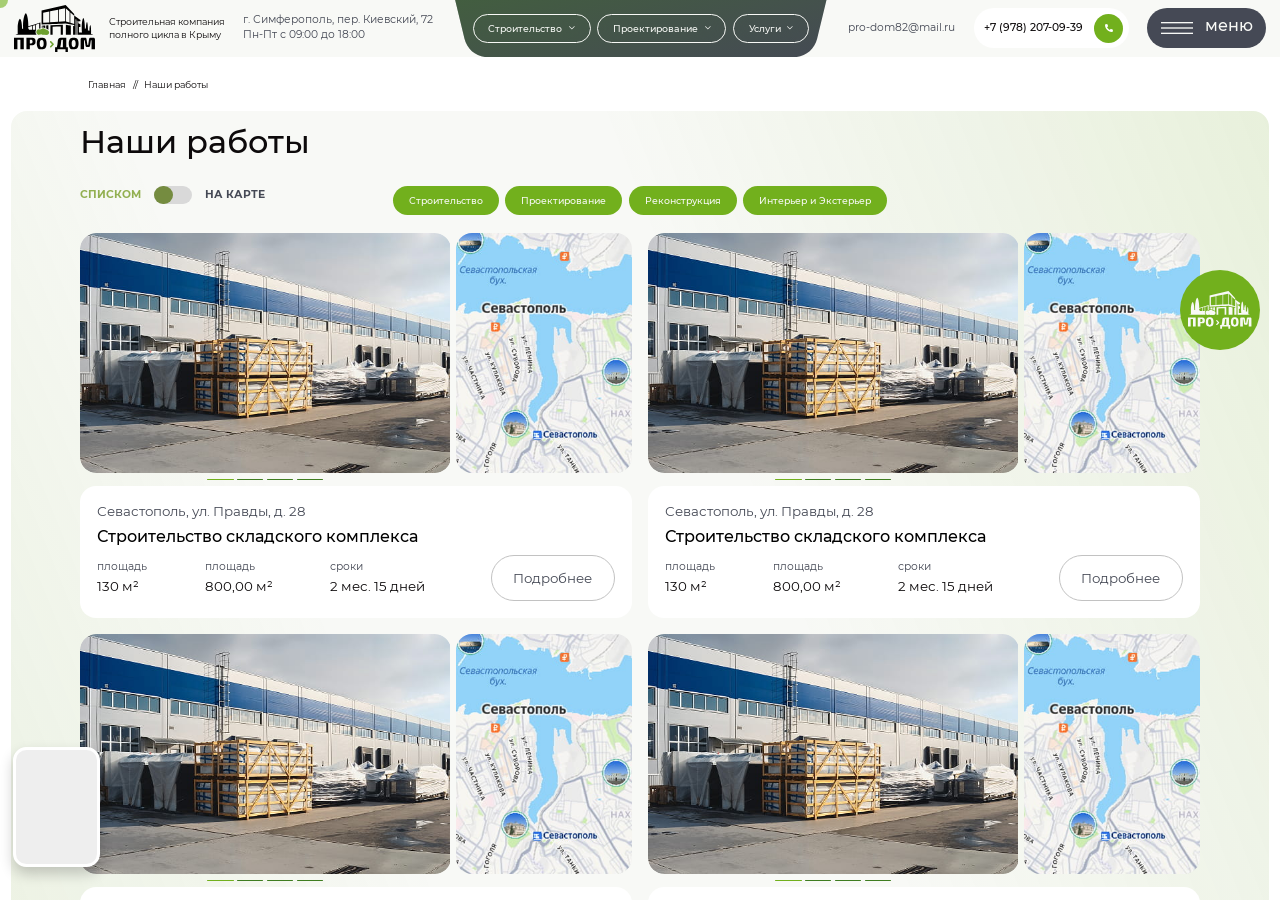
<file: portfolio.html>
<!DOCTYPE html>
<!--[if lt IE 7]><html lang="ru" class="lt-ie9 lt-ie8 lt-ie7"><![endif]-->
<!--[if IE 7]><html lang="ru" class="lt-ie9 lt-ie8"><![endif]-->
<!--[if IE 8]><html lang="ru" class="lt-ie9"><![endif]-->
<!--[if gt IE 8]><!-->
<html lang="ru">
<!--<![endif]-->
<head>
	<meta charset="utf-8" />
	<title>Заголовок</title>
	<meta http-equiv="X-UA-Compatible" content="IE=edge" />
	<meta name="viewport" content="width=device-width, initial-scale=1, maximum-scale=1">
	<meta name="format-detection" content="telephone=no" />
	<link rel="shortcut icon" href="favicon.png" />
	<link rel="stylesheet" href="libs/bootstrap/bootstrap-grid.css" />
	<link rel="stylesheet" href="libs/fontawesome-free-5.12.0-web/css/all.min.css" />
	<link rel="stylesheet" href="libs/fancybox-master/dist/jquery.fancybox.min.css" />
	<link rel="stylesheet" href="libs/fullPage.js-master/dist/fullpage.css" />
	<link rel="stylesheet" href="libs/slick-1.5.9/slick/slick.css" />
	<link rel="stylesheet" href="css/fonts.css?ver=1.18" />
	<link rel="stylesheet" href="css/main.css?ver=1.18" />
	<link rel="stylesheet" href="css/media.css?ver=1.18" />
</head>
<body class="no-scroll">

	<div class="preloader">
		<div class="preloader__logo">
			<img src="img/logo.svg" alt="alt">
		</div>
	</div>
	<div class="btn-up"><i class="far fa-arrow-up"></i></div>

	<div class="wrapper">

		<div class="video-widget" data-state="default">
			<div class="video-widget__container">
				<video id="video-widget__video" loop="" autoplay="" playsinline="" preload="auto" muted="muted" controlslist="nodownload" disablepictureinpicture="" class="video-widget__video" src="img/8053646953074.mp4">
					<source src="img/8053646953074.mp4" type="video/mp4">
				</video>
				<div class="video-widget__close"></div>
				<a class="video-widget__button" href="/">Оставить заявку</a>
			</div>
		</div>

		<div class="flipper">
			<a href="#" class="flipper__wrapper">
				<div class="flipper__item flipper__item--front">
					<img src="img/logo_flip.svg" alt="alt">
				</div>
				<div class="flipper__item flipper__item--back">
					<img src="img/flipper.png" alt="alt">
				</div>
			</a>
			<div class="flipper__text">По всем вопросам можете обращаться к нашему помощнику Бобру Продомовичу</div>
		</div>

		<div class="cursor-circle"></div>

		<div class="fixed-buttons">
			<a href="#" class="fixed-buttons__btn">
				<svg width="18" height="18" viewBox="0 0 18 18" fill="none" xmlns="http://www.w3.org/2000/svg"><g clip-path="url(#clip0_886_4329)"><path d="M18 8.96119V16.5253C17.9996 16.8935 17.8532 17.2464 17.5929 17.5068C17.3325 17.7671 16.9795 17.9135 16.6114 17.9139H12.7616C12.3934 17.9135 12.0404 17.7671 11.7801 17.5068C11.5197 17.2464 11.3733 16.8935 11.373 16.5253V13.9371C11.3731 13.6976 11.3261 13.4605 11.2345 13.2392C11.143 13.0179 11.0087 12.8168 10.8393 12.6474C10.67 12.4781 10.4689 12.3438 10.2476 12.2522C10.0263 12.1607 9.78916 12.1136 9.54967 12.1138H8.46727C8.22778 12.1136 7.9906 12.1607 7.76931 12.2522C7.54801 12.3438 7.34694 12.4781 7.1776 12.6474C7.00825 12.8168 6.87396 13.0179 6.78239 13.2392C6.69083 13.4605 6.6438 13.6976 6.64398 13.9371V16.5253C6.64361 16.8935 6.49719 17.2464 6.23685 17.5068C5.97651 17.7671 5.62352 17.9135 5.25535 17.9139H1.38863C1.02046 17.9135 0.667471 17.7671 0.407133 17.5068C0.146795 17.2464 0.000373591 16.8935 0 16.5253L0 8.96119C7.97086e-05 8.63973 0.0642725 8.32151 0.188822 8.02516C0.313372 7.72881 0.495776 7.46028 0.725363 7.23528L7.30725 0.777574C7.7596 0.334547 8.36755 0.0864258 9.0007 0.0864258C9.63386 0.0864258 10.2418 0.334547 10.6942 0.777574L17.276 7.23528C17.5052 7.46054 17.6872 7.72915 17.8115 8.02547C17.9358 8.32178 17.9999 8.63986 18 8.96119Z" fill="#454955" /></g><defs><clipPath id="clip0_886_4329"><rect width="18" height="18" fill="white" /></clipPath></defs></svg>
				<span>Главная</span>
			</a>
			<a href="#" class="fixed-buttons__btn open-menu">
				<svg width="20" height="18" viewBox="0 0 20 18" fill="none" xmlns="http://www.w3.org/2000/svg"><path d="M14.7273 17.0625C16.8736 17.0625 18.6136 15.4675 18.6136 13.5C18.6136 11.5325 16.8736 9.9375 14.7273 9.9375C12.5809 9.9375 10.8409 11.5325 10.8409 13.5C10.8409 15.4675 12.5809 17.0625 14.7273 17.0625Z" fill="#454955" /><path d="M7.50354 0.9375H2.65908C1.75535 0.9375 1.02272 1.60907 1.02272 2.4375V6.87825C1.02272 7.70668 1.75535 8.37825 2.65908 8.37825H7.50354C8.40728 8.37825 9.1399 7.70668 9.1399 6.87825V2.4375C9.1399 1.60907 8.40728 0.9375 7.50354 0.9375Z" fill="#454955" /><path d="M7.50354 9.62177H2.65908C1.75535 9.62177 1.02272 10.2933 1.02272 11.1218V15.5625C1.02272 16.3909 1.75535 17.0625 2.65908 17.0625H7.50354C8.40728 17.0625 9.1399 16.3909 9.1399 15.5625V11.1218C9.1399 10.2933 8.40728 9.62177 7.50354 9.62177Z" fill="#454955" /><path d="M16.9773 0.9375H12.1328C11.2291 0.9375 10.4964 1.60907 10.4964 2.4375V6.87825C10.4964 7.70668 11.2291 8.37825 12.1328 8.37825H16.9773C17.881 8.37825 18.6136 7.70668 18.6136 6.87825V2.4375C18.6136 1.60907 17.881 0.9375 16.9773 0.9375Z" fill="#454955" /></svg>
				<span>Меню</span>
			</a>
			<a href="#" class="fixed-buttons__btn">
				<svg width="18" height="18" viewBox="0 0 18 18" fill="none" xmlns="http://www.w3.org/2000/svg"><g clip-path="url(#clip0_886_4284)"><path d="M5.0625 2.25V3.375C5.0628 3.59669 5.01935 3.81626 4.93465 4.02113C4.84995 4.226 4.72566 4.41215 4.5689 4.5689C4.41215 4.72566 4.226 4.84995 4.02113 4.93465C3.81626 5.01935 3.59669 5.0628 3.375 5.0625H2.25C2.02831 5.0628 1.80874 5.01935 1.60387 4.93465C1.399 4.84995 1.21286 4.72566 1.0561 4.5689C0.899341 4.41215 0.775052 4.226 0.690352 4.02113C0.605652 3.81626 0.562205 3.59669 0.562502 3.375V2.25C0.562191 2.02831 0.605627 1.80873 0.690321 1.60386C0.775016 1.39898 0.899305 1.21283 1.05607 1.05607C1.21283 0.899305 1.39898 0.775016 1.60386 0.690321C1.80873 0.605627 2.02831 0.562191 2.25 0.562502H3.375C3.59669 0.562191 3.81627 0.605627 4.02115 0.690321C4.22602 0.775016 4.41218 0.899305 4.56894 1.05607C4.7257 1.21283 4.84999 1.39898 4.93468 1.60386C5.01938 1.80873 5.06281 2.02831 5.0625 2.25ZM15.75 6.75H7.875C7.65331 6.74969 7.43373 6.79313 7.22886 6.87782C7.02398 6.96252 6.83783 7.0868 6.68107 7.24357C6.5243 7.40033 6.40002 7.58648 6.31532 7.79136C6.23063 7.99623 6.18719 8.21581 6.1875 8.4375V9.5625C6.18719 9.78419 6.23063 10.0038 6.31532 10.2086C6.40002 10.4135 6.5243 10.5997 6.68107 10.7564C6.83783 10.9132 7.02398 11.0375 7.22886 11.1222C7.43373 11.2069 7.65331 11.2503 7.875 11.25H15.75C15.9717 11.2503 16.1913 11.2069 16.3961 11.1222C16.601 11.0375 16.7872 10.9132 16.9439 10.7564C17.1007 10.5997 17.225 10.4135 17.3097 10.2086C17.3944 10.0038 17.4378 9.78419 17.4375 9.5625V8.4375C17.4378 8.21581 17.3944 7.99623 17.3097 7.79136C17.225 7.58648 17.1007 7.40033 16.9439 7.24357C16.7872 7.0868 16.601 6.96252 16.3961 6.87782C16.1913 6.79313 15.9717 6.74969 15.75 6.75ZM3.375 6.75H2.25C2.02831 6.74969 1.80873 6.79313 1.60386 6.87782C1.39898 6.96252 1.21283 7.0868 1.05607 7.24357C0.899305 7.40033 0.775016 7.58648 0.690321 7.79136C0.605627 7.99623 0.562191 8.21581 0.562502 8.4375V9.5625C0.562191 9.78419 0.605627 10.0038 0.690321 10.2086C0.775016 10.4135 0.899305 10.5997 1.05607 10.7564C1.21283 10.9132 1.39898 11.0375 1.60386 11.1222C1.80873 11.2069 2.02831 11.2503 2.25 11.25H3.375C3.59669 11.2503 3.81627 11.2069 4.02115 11.1222C4.22602 11.0375 4.41218 10.9132 4.56894 10.7564C4.7257 10.5997 4.84999 10.4135 4.93468 10.2086C5.01938 10.0038 5.06281 9.78419 5.0625 9.5625V8.4375C5.06281 8.21581 5.01938 7.99623 4.93468 7.79136C4.84999 7.58648 4.7257 7.40033 4.56894 7.24357C4.41218 7.0868 4.22602 6.96252 4.02115 6.87782C3.81627 6.79313 3.59669 6.74969 3.375 6.75ZM3.375 12.9375H2.25C2.02831 12.9372 1.80873 12.9806 1.60386 13.0653C1.39898 13.15 1.21283 13.2743 1.05607 13.4311C0.899305 13.5878 0.775016 13.774 0.690321 13.9789C0.605627 14.1837 0.562191 14.4033 0.562502 14.625V15.75C0.562191 15.9717 0.605627 16.1913 0.690321 16.3961C0.775016 16.601 0.899305 16.7872 1.05607 16.9439C1.21283 17.1007 1.39898 17.225 1.60386 17.3097C1.80873 17.3944 2.02831 17.4378 2.25 17.4375H3.375C3.59669 17.4378 3.81627 17.3944 4.02115 17.3097C4.22602 17.225 4.41218 17.1007 4.56894 16.9439C4.7257 16.7872 4.84999 16.601 4.93468 16.3961C5.01938 16.1913 5.06281 15.9717 5.0625 15.75V14.625C5.06281 14.4033 5.01938 14.1837 4.93468 13.9789C4.84999 13.774 4.7257 13.5878 4.56894 13.4311C4.41218 13.2743 4.22602 13.15 4.02115 13.0653C3.81627 12.9806 3.59669 12.9372 3.375 12.9375ZM15.75 0.562502H7.875C7.65331 0.562191 7.43373 0.605627 7.22886 0.690321C7.02398 0.775016 6.83783 0.899305 6.68107 1.05607C6.5243 1.21283 6.40002 1.39898 6.31532 1.60386C6.23063 1.80873 6.18719 2.02831 6.1875 2.25V3.375C6.18721 3.59669 6.23065 3.81626 6.31535 4.02113C6.40005 4.226 6.52434 4.41215 6.6811 4.5689C6.83786 4.72566 7.024 4.84995 7.22887 4.93465C7.43374 5.01935 7.65331 5.0628 7.875 5.0625H15.75C15.9717 5.0628 16.1913 5.01935 16.3961 4.93465C16.601 4.84995 16.7871 4.72566 16.9439 4.5689C17.1007 4.41215 17.225 4.226 17.3097 4.02113C17.3944 3.81626 17.4378 3.59669 17.4375 3.375V2.25C17.4378 2.02831 17.3944 1.80873 17.3097 1.60386C17.225 1.39898 17.1007 1.21283 16.9439 1.05607C16.7872 0.899305 16.601 0.775016 16.3961 0.690321C16.1913 0.605627 15.9717 0.562191 15.75 0.562502ZM15.75 12.9375H7.875C7.65331 12.9372 7.43373 12.9806 7.22886 13.0653C7.02398 13.15 6.83783 13.2743 6.68107 13.4311C6.5243 13.5878 6.40002 13.774 6.31532 13.9789C6.23063 14.1837 6.18719 14.4033 6.1875 14.625V15.75C6.18719 15.9717 6.23063 16.1913 6.31532 16.3961C6.40002 16.601 6.5243 16.7872 6.68107 16.9439C6.83783 17.1007 7.02398 17.225 7.22886 17.3097C7.43373 17.3944 7.65331 17.4378 7.875 17.4375H15.75C15.9717 17.4378 16.1913 17.3944 16.3961 17.3097C16.601 17.225 16.7872 17.1007 16.9439 16.9439C17.1007 16.7872 17.225 16.601 17.3097 16.3961C17.3944 16.1913 17.4378 15.9717 17.4375 15.75V14.625C17.4378 14.4033 17.3944 14.1837 17.3097 13.9789C17.225 13.774 17.1007 13.5878 16.9439 13.4311C16.7872 13.2743 16.601 13.15 16.3961 13.0653C16.1913 12.9806 15.9717 12.9372 15.75 12.9375Z" fill="#454955" /></g><defs><clipPath id="clip0_886_4284"><rect width="18" height="18" fill="white" /></clipPath></defs></svg>
				<span>Услуги</span>
			</a>
			<a href="#" class="fixed-buttons__btn">
				<svg width="18" height="18" viewBox="0 0 18 18" fill="none" xmlns="http://www.w3.org/2000/svg"><g clip-path="url(#clip0_886_4286)"><path d="M8.12194 0H1.53657C0.687937 0 0 0.687937 0 1.53657V8.12194C0 8.24316 0.0982969 8.34145 0.219516 8.34145H8.12197C8.24319 8.34145 8.34149 8.24316 8.34149 8.12194V0.219516C8.34145 0.0982969 8.24316 0 8.12194 0ZM5.57561 4.82927H4.82927V5.57561C4.82927 5.9393 4.53442 6.23415 4.17073 6.23415C3.80704 6.23415 3.51218 5.9393 3.51218 5.57561V4.82927H2.76585C2.40216 4.82927 2.1073 4.53442 2.1073 4.17073C2.1073 3.80704 2.40216 3.51218 2.76585 3.51218H3.51218V2.76585C3.51218 2.40216 3.80704 2.1073 4.17073 2.1073C4.53442 2.1073 4.82927 2.40216 4.82927 2.76585V3.51218H5.57561C5.9393 3.51218 6.23415 3.80704 6.23415 4.17073C6.23415 4.53442 5.9393 4.82927 5.57561 4.82927Z" fill="#454955" /><path d="M16.4634 0H9.87806C9.75684 0 9.65854 0.0982969 9.65854 0.219516V8.12197C9.65854 8.24319 9.75684 8.34149 9.87806 8.34149H17.7805C17.9017 8.34149 18 8.24319 18 8.12197V1.53657C18 0.687937 17.3121 0 16.4634 0ZM15.2341 4.82927H12.4244C12.0607 4.82927 11.7658 4.53442 11.7658 4.17073C11.7658 3.80704 12.0607 3.51218 12.4244 3.51218H15.2341C15.5978 3.51218 15.8927 3.80704 15.8927 4.17073C15.8927 4.53442 15.5978 4.82927 15.2341 4.82927Z" fill="#454955" /><path d="M8.12194 9.65854H0.219516C0.0982969 9.65854 0 9.75684 0 9.87806V16.4634C0 17.3121 0.687937 18 1.53657 18H8.12194C8.24316 18 8.34145 17.9017 8.34145 17.7805V9.87806C8.34145 9.75684 8.24316 9.65854 8.12194 9.65854ZM5.62975 14.357C5.88691 14.6142 5.88691 15.0311 5.62975 15.2883C5.37258 15.5454 4.95563 15.5455 4.69846 15.2883L4.17076 14.7605L3.643 15.2883C3.38586 15.5455 2.96888 15.5455 2.71171 15.2883C2.45454 15.0311 2.45454 14.6142 2.71171 14.357L3.23947 13.8292L2.71171 13.3015C2.45454 13.0443 2.45454 12.6273 2.71171 12.3702C2.96888 12.113 3.38586 12.113 3.643 12.3702L4.17076 12.8979L4.69853 12.3702C4.95566 12.113 5.37265 12.113 5.62982 12.3702C5.88698 12.6273 5.88698 13.0443 5.62982 13.3015L5.10205 13.8292L5.62975 14.357Z" fill="#454955" /><path d="M17.7805 9.65854H9.87806C9.75684 9.65854 9.65854 9.75684 9.65854 9.87806V17.7805C9.65854 17.9017 9.75684 18 9.87806 18H16.4634C17.3121 18 18 17.3121 18 16.4634V9.87806C18 9.75684 17.9017 9.65854 17.7805 9.65854ZM15.2341 15.4976H12.4244C12.0607 15.4976 11.7658 15.2027 11.7658 14.839C11.7658 14.4753 12.0607 14.1805 12.4244 14.1805H15.2341C15.5978 14.1805 15.8927 14.4753 15.8927 14.839C15.8927 15.2027 15.5978 15.4976 15.2341 15.4976ZM15.2341 13.4781H12.4244C12.0607 13.4781 11.7658 13.1832 11.7658 12.8195C11.7658 12.4558 12.0607 12.161 12.4244 12.161H15.2341C15.5978 12.161 15.8927 12.4558 15.8927 12.8195C15.8927 13.1832 15.5978 13.4781 15.2341 13.4781Z" fill="#454955" /></g><defs><clipPath id="clip0_886_4286"><rect width="18" height="18" fill="white" /></clipPath></defs></svg>
				<span>Расчёт</span>
			</a>
			<a href="#" class="fixed-buttons__btn">
				<svg width="18" height="18" viewBox="0 0 18 18" fill="none" xmlns="http://www.w3.org/2000/svg"><g clip-path="url(#clip0_886_4320)"><path d="M8.99998 12.8889C8.72868 13.2641 8.36629 13.5691 7.94565 13.7717L8.25038 14.6859H9.74959L10.0543 13.7717C9.63368 13.5691 9.27129 13.2641 8.99998 12.8889Z" fill="#454955" /><path d="M8.71757 9.60238H9.28239C9.93155 9.60238 10.1672 9.09335 10.1672 8.75121C10.1672 8.39764 9.98225 8.39764 9.84725 8.39764H8.15272C8.01772 8.39764 7.83279 8.39764 7.83279 8.75121C7.83279 9.09335 8.06841 9.60238 8.71757 9.60238Z" fill="#454955" /><path d="M8.47266 11.2594V10.6427C8.11583 10.6021 7.33247 10.4039 6.94488 9.52737H6.74062C5.78556 9.52737 5.00858 10.3044 5.00858 11.2594C5.00858 12.2145 5.78556 12.9915 6.74062 12.9915C7.69567 12.9915 8.47266 12.2144 8.47266 11.2594Z" fill="#454955" /><path d="M8.99999 0C5.98292 0 0.56485 3.25902 0.56485 9.56482C0.56485 14.216 4.34882 18 8.99999 18C13.6512 18 17.4351 14.216 17.4351 9.56482C17.4351 3.22516 11.9778 0 8.99999 0ZM12.9539 6.21327C13.245 6.21327 13.4813 6.44955 13.4813 6.74061C13.4813 7.03164 13.245 7.26796 12.9539 7.26796C12.6629 7.26796 12.4266 7.03164 12.4266 6.74061C12.4266 6.44959 12.6629 6.21327 12.9539 6.21327ZM5.04608 6.21327C5.33713 6.21327 5.57342 6.44955 5.57342 6.74061C5.57342 7.03164 5.33713 7.26796 5.04608 7.26796C4.75502 7.26796 4.51873 7.03164 4.51873 6.74061C4.51873 6.44959 4.75505 6.21327 5.04608 6.21327ZM11.2594 14.0461C11.198 14.0461 11.1371 14.0439 11.0767 14.04L10.63 15.3801C10.5582 15.5954 10.3567 15.7406 10.1297 15.7406H7.87035C7.64335 15.7406 7.44187 15.5954 7.37008 15.3801L6.92342 14.04C6.86299 14.044 6.80209 14.0461 6.74071 14.0461C5.2041 14.0461 3.95398 12.796 3.95398 11.2594C3.95398 9.72274 5.20403 8.47266 6.74061 8.47266H6.79985C6.90883 7.78658 7.42492 7.34295 8.15269 7.34295H9.84722C10.575 7.34295 11.0911 7.78658 11.2001 8.47266H11.2593C12.7959 8.47266 14.046 9.72278 14.046 11.2594C14.046 12.796 12.796 14.0461 11.2594 14.0461Z" fill="#454955" /><path d="M11.2594 9.52734H11.0551C10.6678 10.4032 9.88534 10.6019 9.52734 10.6427V11.2594C9.52734 12.2144 10.3043 12.9914 11.2594 12.9914C12.2144 12.9914 12.9914 12.2144 12.9914 11.2594C12.9914 10.3043 12.2144 9.52734 11.2594 9.52734Z" fill="#454955" /><path d="M2.93456 1.64377C3.35436 1.25515 3.80763 0.897961 4.28227 0.578707C3.8875 0.219199 3.36273 0 2.78673 0C1.55963 0 0.56485 0.994781 0.56485 2.22187C0.56485 2.81264 0.795862 3.34912 1.17189 3.74713C1.66106 2.9815 2.25038 2.27711 2.93456 1.64377Z" fill="#454955" /><path d="M16.8287 3.74646C17.2044 3.34853 17.4351 2.81232 17.4351 2.22187C17.4351 0.994746 16.4404 0 15.2133 0C14.6366 0 14.1114 0.219727 13.7165 0.579973C14.1854 0.894973 14.6333 1.24678 15.0486 1.62911C15.7403 2.26593 16.3355 2.97499 16.8287 3.74646Z" fill="#454955" /></g><defs><clipPath id="clip0_886_4320"><rect width="18" height="18" fill="white" /></clipPath></defs></svg>
				<span>Бобёр</span>
			</a>
		</div>

		<header class="header">
			<div class="header__wrapper">
				<div class="logo-wrap">
					<a href="#" class="logo">
						<img src="img/logo.svg" alt="alt">
					</a>
					<div class="logo-descr">Строительная компания полного цикла в Крыму</div>
				</div>
				<div class="header__location">г. Симферополь, пер. Киевский, 72 <br>Пн-Пт с 09:00 до 18:00</div>
				<nav class="menu">
					<ul class="menu__list">
						<li class="menu__haschild">
							<a href="#">Строительство <i class="far fa-chevron-down"></i></a>
							<ul>
								<li class="menu__haschild">
									<a href="#">Частное</a>
									<i class="far fa-chevron-right"></i>
									<ul>
										<li><a href="#">Дом из ракушечника</a></li>
										<li><a href="#">Дом из газоблока</a></li>
										<li><a href="#">Дом каркасный деревянный</a></li>
										<li><a href="#">Дом из бетона</a></li>
										<li><a href="#">Дом из ЛСТК</a></li>
									</ul>
								</li>
								<li class="menu__haschild">
									<a href="#">Коммерческое</a>
									<i class="far fa-chevron-right"></i>
									<ul>
										<li><a href="#">Магазины</a></li>
										<li><a href="#">СТО, автомойки</a></li>
										<li><a href="#">Офисы</a></li>
										<li><a href="#">Отели</a></li>
										<li class="menu__haschild">
											<a href="#">Склады</a>
											<i class="far fa-chevron-right"></i>
											<ul>
												<li><a href="#">Теплые</a></li>
												<li><a href="#">Холодные</a></li>
											</ul>
										</li>
										<li class="menu__haschild">
											<a href="#">Сельхоз объекты</a>
											<i class="far fa-chevron-right"></i>
											<ul>
												<li><a href="#">Ангары</a></li>
												<li><a href="#">Фермы</a></li>
												<li><a href="#">Навесы для спец. техники</a></li>
											</ul>
										</li>
									</ul>
								</li>
								<li class="menu__haschild">
									<a href="#">Реконструкция</a>
									<i class="far fa-chevron-right"></i>
									<ul>
										<li><a href="#">С увеличением площади</a></li>
										<li><a href="#">С увеличением этажности</a></li>
										<li><a href="#">Полная реконструкция</a></li>
									</ul>
								</li>
							</ul>
						</li>
						<li class="menu__haschild">
							<a href="#">Проектирование <i class="far fa-chevron-down"></i></a>
							<ul>
								<li><a href="#">Готовые проекты</a></li>
								<li><a href="#">Проектирование частных домов</a></li>
								<li><a href="#">Коммерческое проектирование</a></li>
							</ul>
						</li>
						<li class="menu__haschild">
							<a href="#">Услуги <i class="far fa-chevron-down"></i></a>
							<ul>
								<li><a href="#">Благоустройство двора дома</a></li>
								<li><a href="#">Аренда оборудования</a></li>
								<li><a href="#">Дизайн-проект</a></li>
								<li><a href="#">Дизайн-ремонт</a></li>
							</ul>
						</li>
					</ul>
				</nav>
				<a href="mailto:pro-dom82@mail.ru" class="header__mail">pro-dom82@mail.ru</a>
				<a href="tel:+79782070939" class="phone-main">+7 (978) 207-09-39 <i class="fas fa-phone-alt"></i></a>
				<div class="btn-menu">
					<div class="btn-menu__icon"></div>
					<div class="btn-menu__text">
							<div class="btn-menu__text-inner">
							<span>меню</span>
							<span>меню</span>
							<span>меню</span>
							<span>меню</span>
						</div>
					</div>
				</div>
			</div>
			<div class="menu-dropdown">
				<div class="container">
					<div class="menu-wrap">
						<div class="menu-wrap__close"><i class="fal fa-times"></i></div>
						<div class="unit-menu">
							<ul class="navigation">
								<li class="navigation__haschild">
									<a href="#">Строительство</a>
									<ul>
										<li class="navigation__haschild">
											<a href="#">Частное</a>
											<i class="far fa-chevron-down"></i>
											<ul>
												<li><a href="#">Дом из ракушечника</a></li>
												<li><a href="#">Дом из газоблока</a></li>
												<li><a href="#">Дом каркасный деревянный</a></li>
												<li><a href="#">Дом из бетона</a></li>
												<li><a href="#">Дом из ЛСТК</a></li>
											</ul>
										</li>
										<li class="navigation__haschild">
											<a href="#">Коммерческое</a>
											<i class="far fa-chevron-down"></i>
											<ul>
												<li><a href="#">Магазины</a></li>
												<li><a href="#">СТО, автомойки</a></li>
												<li><a href="#">Офисы</a></li>
												<li><a href="#">Отели</a></li>
												<li class="navigation__haschild">
													<a href="#">Склады</a>
													<i class="far fa-chevron-down"></i>
													<ul>
														<li><a href="#">Теплые</a></li>
														<li><a href="#">Холодные</a></li>
													</ul>
												</li>
												<li class="navigation__haschild">
													<a href="#">Сельхоз объекты</a>
													<i class="far fa-chevron-down"></i>
													<ul>
														<li><a href="#">Ангары</a></li>
														<li><a href="#">Фермы</a></li>
														<li><a href="#">Навесы для спец. техники</a></li>
													</ul>
												</li>
											</ul>
										</li>
										<li class="navigation__haschild">
											<a href="#">Реконструкция</a>
											<i class="far fa-chevron-down"></i>
											<ul>
												<li><a href="#">С увеличением площади</a></li>
												<li><a href="#">С увеличением этажности</a></li>
												<li><a href="#">Полная реконструкция</a></li>
											</ul>
										</li>
									</ul>
								</li>
							</ul>
						</div>
						<div class="unit-menu">
							<ul class="navigation">
								<li class="navigation__haschild">
									<a href="#">Проектирование</a>
									<ul>
										<li><a href="#">Готовые проекты</a></li>
										<li><a href="#">Проектирование частных домов</a></li>
										<li><a href="#">Коммерческое проектирование</a></li>
									</ul>
								</li>
							</ul>
						</div>
						<div class="unit-menu">
							<ul class="navigation">
								<li><a href="#">Условия оплаты</a></li>
								<li><a href="#">Наши работы</a></li>
								<li><a href="#">Блог</a></li>
								<li><a href="#">Контакты</a></li>
							</ul>
						</div>
						<div class="unit-menu">
							<ul class="navigation">
								<li class="navigation__haschild">
									<a href="#">Услуги</a>
									<ul>
										<li><a href="#">Благоустройство двора дома</a></li>
										<li><a href="#">Аренда оборудования</a></li>
										<li><a href="#">Дизайн-проект</a></li>
										<li><a href="#">Дизайн-ремонт</a></li>
									</ul>
								</li>
							</ul>
						</div>
						<div class="unit-menu">
							<ul class="navigation">
								<li class="navigation__haschild">
									<a href="#">О компании</a>
									<ul>
										<li><a href="#">Документы</a></li>
										<li><a href="#">Команда</a></li>
									</ul>
								</li>
							</ul>
						</div>
					</div>
				</div>
			</div>
		</header>

		<div id="fullpage">				

			<section class="page-portfolio section">
				<div class="container">
					<ul class="breadcrumbs">
						<li><a href="#">Главная</a></li>
						<li>Наши работы</li>
					</ul>
				</div>
				<div class="portfolio__main">
					<div class="container">
						<h1 class="title-main">Наши работы</h1>
						<div class="portfolio__top">
							<div class="switcher">
								<div class="switcher__title">Списком</div>
								<div class="switcher__btn">
									<div class="switcher__circle"></div>
								</div>
								<div class="switcher__title">На карте</div>
							</div>
							<ul class="tabs tabs--no-tabs">
								<li><a href="#">Строительство</a></li>
								<li><a href="#">Проектирование</a></li>
								<li><a href="#">Реконструкция</a></li>
								<li><a href="#">Интерьер и Экстерьер</a></li>
							</ul>
						</div>
						<div class="switcher-container">
							<div class="switcher-tab switcher-tab--list">
								<div class="row row--main">
									<div class="col-lg-6">
										<div class="item-card">
											<div class="item-card__top">
												<div class="item-card__slider">
													<div>
														<div class="item-card__image">
															<img src="img/portfolio1.jpg" alt="alt">
														</div>
													</div>
													<div>
														<div class="item-card__image">
															<img src="img/catalog1.jpg" alt="alt">
														</div>
													</div>
													<div>
														<div class="item-card__image">
															<img src="img/catalog2.jpg" alt="alt">
														</div>
													</div>
													<div>
														<div class="item-card__image">
															<img src="img/catalog3.jpg" alt="alt">
														</div>
													</div>
												</div>
												<div class="item-card__map">
													<img src="img/map_portfolio1.jpg" alt="alt">
												</div>
											</div>
											<div class="item-card__content">
												<div class="item-card__descr">Севастополь, ул. Правды, д. 28</div>
												<div class="item-card__title">Строительство складского комплекса</div>
												<div class="item-card__bottom">
													<div class="features">
														<div class="features__item"><span>площадь</span> 130 м²</div>
														<div class="features__item"><span>площадь</span> 800,00 м²</div>
														<div class="features__item"><span>сроки</span> 2 мес. 15 дней</div>	
													</div>
													<a href="#" class="btn-main btn-main--simple">Подробнее</a>
												</div>
											</div>
										</div>
									</div>
									<div class="col-lg-6">
										<div class="item-card">
											<div class="item-card__top">
												<div class="item-card__slider">
													<div>
														<div class="item-card__image">
															<img src="img/portfolio1.jpg" alt="alt">
														</div>
													</div>
													<div>
														<div class="item-card__image">
															<img src="img/catalog1.jpg" alt="alt">
														</div>
													</div>
													<div>
														<div class="item-card__image">
															<img src="img/catalog2.jpg" alt="alt">
														</div>
													</div>
													<div>
														<div class="item-card__image">
															<img src="img/catalog3.jpg" alt="alt">
														</div>
													</div>
												</div>
												<div class="item-card__map">
													<img src="img/map_portfolio1.jpg" alt="alt">
												</div>
											</div>
											<div class="item-card__content">
												<div class="item-card__descr">Севастополь, ул. Правды, д. 28</div>
												<div class="item-card__title">Строительство складского комплекса</div>
												<div class="item-card__bottom">
													<div class="features">
														<div class="features__item"><span>площадь</span> 130 м²</div>
														<div class="features__item"><span>площадь</span> 800,00 м²</div>
														<div class="features__item"><span>сроки</span> 2 мес. 15 дней</div>	
													</div>
													<a href="#" class="btn-main btn-main--simple">Подробнее</a>
												</div>
											</div>
										</div>
									</div>
									<div class="col-lg-6">
										<div class="item-card">
											<div class="item-card__top">
												<div class="item-card__slider">
													<div>
														<div class="item-card__image">
															<img src="img/portfolio1.jpg" alt="alt">
														</div>
													</div>
													<div>
														<div class="item-card__image">
															<img src="img/catalog1.jpg" alt="alt">
														</div>
													</div>
													<div>
														<div class="item-card__image">
															<img src="img/catalog2.jpg" alt="alt">
														</div>
													</div>
													<div>
														<div class="item-card__image">
															<img src="img/catalog3.jpg" alt="alt">
														</div>
													</div>
												</div>
												<div class="item-card__map">
													<img src="img/map_portfolio1.jpg" alt="alt">
												</div>
											</div>
											<div class="item-card__content">
												<div class="item-card__descr">Севастополь, ул. Правды, д. 28</div>
												<div class="item-card__title">Строительство складского комплекса</div>
												<div class="item-card__bottom">
													<div class="features">
														<div class="features__item"><span>площадь</span> 130 м²</div>
														<div class="features__item"><span>площадь</span> 800,00 м²</div>
														<div class="features__item"><span>сроки</span> 2 мес. 15 дней</div>	
													</div>
													<a href="#" class="btn-main btn-main--simple">Подробнее</a>
												</div>
											</div>
										</div>
									</div>
									<div class="col-lg-6">
										<div class="item-card">
											<div class="item-card__top">
												<div class="item-card__slider">
													<div>
														<div class="item-card__image">
															<img src="img/portfolio1.jpg" alt="alt">
														</div>
													</div>
													<div>
														<div class="item-card__image">
															<img src="img/catalog1.jpg" alt="alt">
														</div>
													</div>
													<div>
														<div class="item-card__image">
															<img src="img/catalog2.jpg" alt="alt">
														</div>
													</div>
													<div>
														<div class="item-card__image">
															<img src="img/catalog3.jpg" alt="alt">
														</div>
													</div>
												</div>
												<div class="item-card__map">
													<img src="img/map_portfolio1.jpg" alt="alt">
												</div>
											</div>
											<div class="item-card__content">
												<div class="item-card__descr">Севастополь, ул. Правды, д. 28</div>
												<div class="item-card__title">Строительство складского комплекса</div>
												<div class="item-card__bottom">
													<div class="features">
														<div class="features__item"><span>площадь</span> 130 м²</div>
														<div class="features__item"><span>площадь</span> 800,00 м²</div>
														<div class="features__item"><span>сроки</span> 2 мес. 15 дней</div>	
													</div>
													<a href="#" class="btn-main btn-main--simple">Подробнее</a>
												</div>
											</div>
										</div>
									</div>
									<div class="col-lg-6">
										<div class="item-card">
											<div class="item-card__top">
												<div class="item-card__slider">
													<div>
														<div class="item-card__image">
															<img src="img/portfolio1.jpg" alt="alt">
														</div>
													</div>
													<div>
														<div class="item-card__image">
															<img src="img/catalog1.jpg" alt="alt">
														</div>
													</div>
													<div>
														<div class="item-card__image">
															<img src="img/catalog2.jpg" alt="alt">
														</div>
													</div>
													<div>
														<div class="item-card__image">
															<img src="img/catalog3.jpg" alt="alt">
														</div>
													</div>
												</div>
												<div class="item-card__map">
													<img src="img/map_portfolio1.jpg" alt="alt">
												</div>
											</div>
											<div class="item-card__content">
												<div class="item-card__descr">Севастополь, ул. Правды, д. 28</div>
												<div class="item-card__title">Строительство складского комплекса</div>
												<div class="item-card__bottom">
													<div class="features">
														<div class="features__item"><span>площадь</span> 130 м²</div>
														<div class="features__item"><span>площадь</span> 800,00 м²</div>
														<div class="features__item"><span>сроки</span> 2 мес. 15 дней</div>	
													</div>
													<a href="#" class="btn-main btn-main--simple">Подробнее</a>
												</div>
											</div>
										</div>
									</div>
									<div class="col-lg-6">
										<div class="item-card">
											<div class="item-card__top">
												<div class="item-card__slider">
													<div>
														<div class="item-card__image">
															<img src="img/portfolio1.jpg" alt="alt">
														</div>
													</div>
													<div>
														<div class="item-card__image">
															<img src="img/catalog1.jpg" alt="alt">
														</div>
													</div>
													<div>
														<div class="item-card__image">
															<img src="img/catalog2.jpg" alt="alt">
														</div>
													</div>
													<div>
														<div class="item-card__image">
															<img src="img/catalog3.jpg" alt="alt">
														</div>
													</div>
												</div>
												<div class="item-card__map">
													<img src="img/map_portfolio1.jpg" alt="alt">
												</div>
											</div>
											<div class="item-card__content">
												<div class="item-card__descr">Севастополь, ул. Правды, д. 28</div>
												<div class="item-card__title">Строительство складского комплекса</div>
												<div class="item-card__bottom">
													<div class="features">
														<div class="features__item"><span>площадь</span> 130 м²</div>
														<div class="features__item"><span>площадь</span> 800,00 м²</div>
														<div class="features__item"><span>сроки</span> 2 мес. 15 дней</div>	
													</div>
													<a href="#" class="btn-main btn-main--simple">Подробнее</a>
												</div>
											</div>
										</div>
									</div>
								</div>
								<div class="pager">
									<a class="prev page-numbers" href="#"><i class="far fa-arrow-left"></i></a>
									<span aria-current="page" class="page-numbers current" href="#">1</span> 
									<a class="page-numbers" href="#">2</a> 
									<a class="page-numbers" href="#">3</a> 
									<a class="next page-numbers" href="#"><i class="far fa-arrow-right"></i></a>
								</div>
							</div>
							<div class="switcher-tab switcher-tab--map">
								<div id="map"></div>
							</div>
						</div>
					</div>
				</div>
			</section>

			<footer class="footer section--end section">
				<div class="footer__main">
					<div class="container">
						<div class="row">
							<div class="col-lg-2">
								<div class="footer__column">
									<div class="footer__logo">
										<a href="#" class="logo">
											<img src="img/logo2.svg" alt="alt">
										</a>
										<div class="logo-descr">Строительная компания полного цикла в Крыму</div>
									</div>
									<div class="requisites">
										<p class="show-mobile">ООО «Про-Дом»</p>
										<p class="hidden-mobile">Общество с ограниченной ответственностью «Про-Дом»</p>
										<p>ОГРЮЛ 1259100009222</p>
										<p>ИНН 9102305978</p>
										<p>Юридический и фактический адрес: 295014, Республика Крым, г. Симферополь, пер. Киевский, 72</p>
									</div>
								</div>
							</div>
							<div class="col-lg-3">
								<div class="footer__column">
									<div class="footer__title">Строительство</div>
									<div class="footer__content">
										<ul class="footer__nav footer__nav--tree">
											<li class="footer__haschild">
												<a href="#">Частное</a>
												 <i class="far fa-chevron-down"></i>
												<ul>
													<li><a href="#">Дом из ракушечника</a></li>
													<li><a href="#">Дом из газоблока</a></li>
													<li><a href="#">Дом каркасный</a></li>
													<li><a href="#">Дом из бетона</a></li>
													<li><a href="#">Дом из ЛСТК</a></li>
												</ul>
											</li>
											<li class="footer__haschild">
												<a href="#">Коммерческое</a>
												 <i class="far fa-chevron-down"></i>
												<ul>
													<li><a href="#">Магазины</a></li>
													<li><a href="#">СТО, автомойки</a></li>
													<li><a href="#">Офисы</a></li>
													<li><a href="#">Отели</a></li>
													<li>
														<a href="#">Склады</a>
														<ul>
															<li><a href="#">Теплые</a></li>
															<li><a href="#">Холодные</a></li>
														</ul>
													</li>
													<li>
														<a href="#">Сельхоз объекты</a>
														<ul>
															<li><a href="#">Ангары</a></li>
															<li><a href="#">Фермы</a></li>
															<li><a href="#">Навесы для спец. техники</a></li>
														</ul>
													</li>
												</ul>
											</li>
										</ul>
									</div>
								</div>
							</div>
							<div class="col-lg-2">
								<div class="footer__column">
									<div class="footer__title">Реконструкция </div>
									<div class="footer__content">
										<ul class="footer__nav">
											<li><a href="#">С увеличением площади</a></li>
											<li><a href="#">С увеличением этажности</a></li>
											<li><a href="#">Полная реконструкция</a></li>
										</ul>
									</div>
									<div class="footer__title">Проектирование </div>
									<div class="footer__content">
										<ul class="footer__nav">
											<li><a href="#">Готовые проекты</a></li>
											<li><a href="#">Проектирование частных домов</a></li>
											<li><a href="#">Коммерческое проектирование</a></li>
										</ul>
									</div>
									<div class="footer__title">Услуги</div>
									<div class="footer__content">
										<ul class="footer__nav">
											<li><a href="#">Реконструкция</a></li>
											<li><a href="#">Дизайн-проект</a></li>
											<li><a href="#">Дизайн-ремонт</a></li>
											<li><a href="#">Аренда оборудования</a></li>
										</ul>
									</div>
								</div>
							</div>
							<div class="col-lg-3">
								<div class="footer__column">
									<ul class="footer__nav footer__nav--main">
										<li><a href="#">Наши работы</a></li>
										<li><a href="#">О компании</a></li>
										<li><a href="#">Блог</a></li>
										<li><a href="#">Контакты</a></li>
									</ul>
								</div>
							</div>
							<div class="col-lg-2">
								<div class="footer__column">
									<a href="tel:+79782070939" class="footer__phone">+7 (978) 207-09-39</a>
									<div class="footer__socials">
										<ul class="socials-list">
											<li><a href="#" target="_blank"><img src="img/tg.svg" alt="alt"></a></li>
											<li><a href="#" target="_blank"><img src="img/wp.svg" alt="alt"></a></li>
											<li><a href="#" target="_blank"><img src="img/max.svg" alt="alt"></a></li>
										</ul>
										<ul class="socials-list socials-list--page">
											<li><a href="#" target="_blank"><img src="img/vk.svg" alt="alt"></a></li>
											<li><a href="#" target="_blank"><img src="img/rutube.svg" alt="alt"></a></li>
											<li><a href="#" target="_blank"><img src="img/insta.svg" alt="alt"></a></li>
										</ul>
									</div>
									<div class="footer__contact">
										<p>г. Симферополь, <br class="hidden-mobile">пер. Киевский, 72</p>
										<p>График работы: <br>Пн-Пт с 09:00 до 18:00</p>
										<p><a href="mailto:pro-dom82@mail.ru">pro-dom82@mail.ru</a></p>
									</div>
								</div>
							</div>
						</div>
					</div>
					<div class="footer__bottom">
						<div class="container">
							<div class="footer__wrapper">
								<div class="footer__links">
									<a href="#">Политика конфиденциальности</a>
									<a href="#">Согласие на обработку персональных данных</a>
								</div>
								<div class="copyright">© Copyright 2026 г.</div>
								<div class="create">Сделано в <a href="#" target="_blank"><img src="img/sheer.svg" alt="alt"></a></div>
							</div>
						</div>
					</div>
				</div>
			</footer>

		</div>
		
	</div>


	<script src="libs/jquery/jquery-3.6.0.min.js"></script>
	<script src="libs/fancybox-master/dist/jquery.fancybox.min.js"></script>
	<script src="libs/slick-1.5.9/slick/slick.min.js"></script>
	<script src="libs/fullPage.js-master/dist/fullpage.js"></script>
	<script src="libs/mask/jquery.maskedinput.js"></script>
	<script src="js/common.js?ver=1.18"></script>
	<script src="https://api-maps.yandex.ru/2.1/?lang=ru_RU"></script>
	<script>
		$(document).ready(function () {
			ymaps.ready(init);
		
			function init() {
				var myMap = new ymaps.Map('map', {
					center: [44.968775, 34.068724],
					zoom: 14
				}, {
					searchControlProvider: 'yandex#search'
				});

		
				var locations = [
					{ coords: [44.968775, 34.068724], 
						ballonContent: `<div class="item-location">
							<div class="item-location__image">
								<img src="img/location1.jpg" alt="alt">
							</div>
							<div class="item-location__content">
								<div class="item-location__subtitle">Севастополь, ул. Правды, д. 28</div>
								<div class="item-location__title">Строительство складского комплекса</div>
								<div class="item-location__subtitle">С другой стороны рамки и место обучения кадров влечет за собой процесс внедрения и модернизации </div>
							</div>
						</div>`
					},
					{ coords: [44.974263, 34.091072], 
						ballonContent: `<div class="item-location">
							<div class="item-location__image">
								<img src="img/location1.jpg" alt="alt">
							</div>
							<div class="item-location__content">
								<div class="item-location__subtitle">Севастополь, ул. Правды, д. 28</div>
								<div class="item-location__title">Строительство складского комплекса</div>
								<div class="item-location__subtitle">С другой стороны рамки и место обучения кадров влечет за собой процесс внедрения и модернизации </div>
							</div>
						</div>`
					},
					{ coords: [44.967869, 34.041038], 
						ballonContent: `<div class="item-location">
							<div class="item-location__image">
								<img src="img/location1.jpg" alt="alt">
							</div>
							<div class="item-location__content">
								<div class="item-location__subtitle">Севастополь, ул. Правды, д. 28</div>
								<div class="item-location__title">Строительство складского комплекса</div>
								<div class="item-location__subtitle">С другой стороны рамки и место обучения кадров влечет за собой процесс внедрения и модернизации </div>
							</div>
						</div>`
					},
					{ coords: [44.966476, 34.067705], 
						ballonContent: `<div class="item-location">
							<div class="item-location__image">
								<img src="img/location1.jpg" alt="alt">
							</div>
							<div class="item-location__content">
								<div class="item-location__subtitle">Севастополь, ул. Правды, д. 28</div>
								<div class="item-location__title">Строительство складского комплекса</div>
								<div class="item-location__subtitle">С другой стороны рамки и место обучения кадров влечет за собой процесс внедрения и модернизации </div>
							</div>
						</div>`
					}
				];
		
				locations.forEach(function (location, index) {
					var placemark = new ymaps.Placemark(location.coords, {
						balloonContent: location.ballonContent
					}, {
						iconLayout: 'default#image',
						iconImageHref: 'img/pin.svg',
						hideIconOnBalloonOpen: false,
						iconImageSize: [18, 24],
						iconImageOffset: [-9, -24],
						balloonOffset: [0, -24]
					});
		
					myMap.geoObjects.add(placemark);

				});
		
				myMap.controls.remove('searchControl');
				myMap.behaviors.disable('scrollZoom');
			}
		});
		</script> 
	<!-- Yandex.Metrika counter --><!-- /Yandex.Metrika counter -->
	<!-- Google Analytics counter --><!-- /Google Analytics counter -->
</body>
</html>
</file>
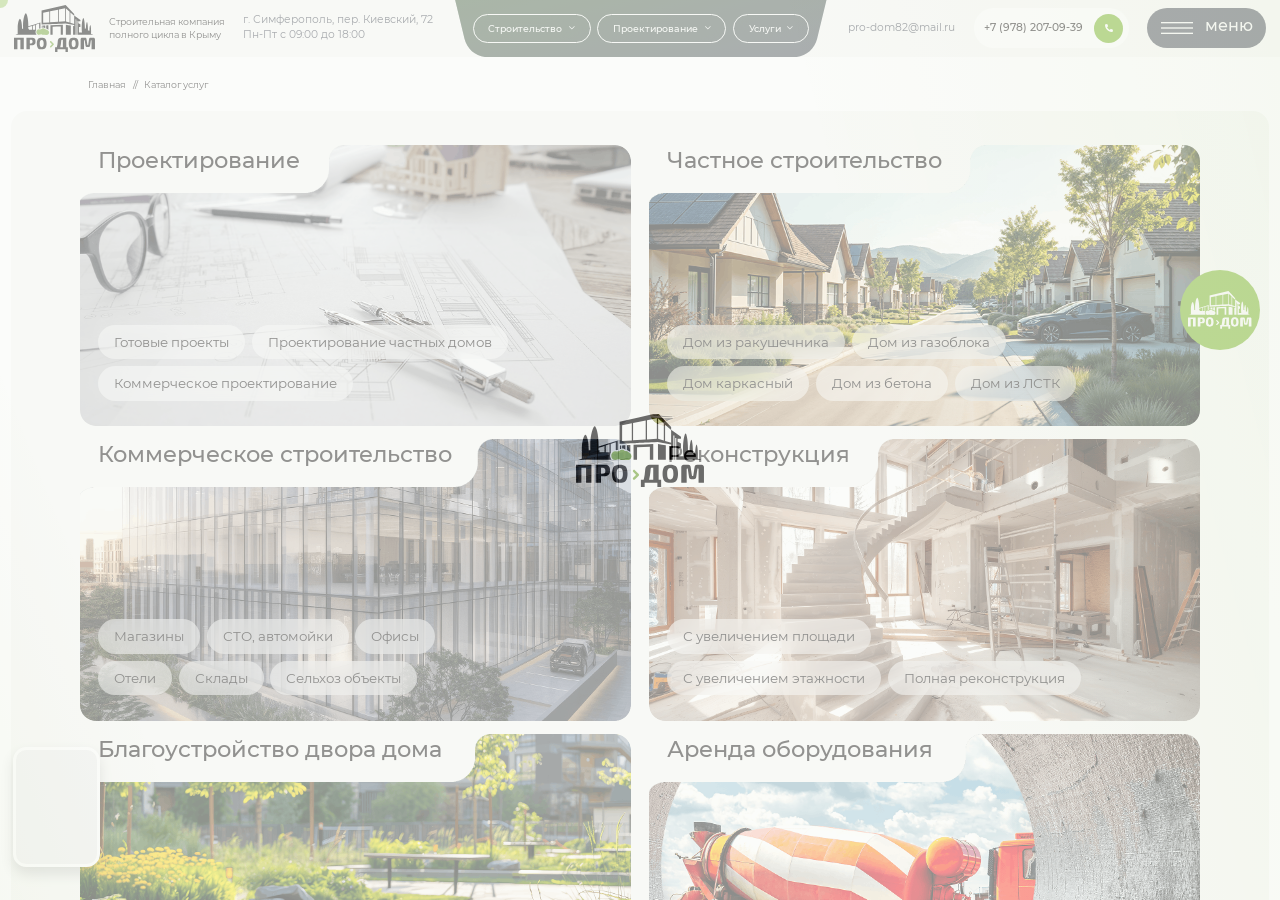
<file: services.html>
<!DOCTYPE html>
<!--[if lt IE 7]><html lang="ru" class="lt-ie9 lt-ie8 lt-ie7"><![endif]-->
<!--[if IE 7]><html lang="ru" class="lt-ie9 lt-ie8"><![endif]-->
<!--[if IE 8]><html lang="ru" class="lt-ie9"><![endif]-->
<!--[if gt IE 8]><!-->
<html lang="ru">
<!--<![endif]-->
<head>
	<meta charset="utf-8" />
	<title>Заголовок</title>
	<meta http-equiv="X-UA-Compatible" content="IE=edge" />
	<meta name="viewport" content="width=device-width, initial-scale=1, maximum-scale=1">
	<meta name="format-detection" content="telephone=no" />
	<link rel="shortcut icon" href="favicon.png" />
	<link rel="stylesheet" href="libs/bootstrap/bootstrap-grid.css" />
	<link rel="stylesheet" href="libs/fontawesome-free-5.12.0-web/css/all.min.css" />
	<link rel="stylesheet" href="libs/fancybox-master/dist/jquery.fancybox.min.css" />
	<link rel="stylesheet" href="libs/fullPage.js-master/dist/fullpage.css" />
	<link rel="stylesheet" href="libs/slick-1.5.9/slick/slick.css" />
	<link rel="stylesheet" href="css/fonts.css?ver=1.18" />
	<link rel="stylesheet" href="css/main.css?ver=1.18" />
	<link rel="stylesheet" href="css/media.css?ver=1.18" />
</head>
<body class="no-scroll">

	<div class="preloader">
		<div class="preloader__logo">
			<img src="img/logo.svg" alt="alt">
		</div>
	</div>
	<div class="btn-up"><i class="far fa-arrow-up"></i></div>

	<div class="wrapper">

		<div class="video-widget" data-state="default">
			<div class="video-widget__container">
				<video id="video-widget__video" loop="" autoplay="" playsinline="" preload="auto" muted="muted" controlslist="nodownload" disablepictureinpicture="" class="video-widget__video" src="img/8053646953074.mp4">
					<source src="img/8053646953074.mp4" type="video/mp4">
				</video>
				<div class="video-widget__close"></div>
				<a class="video-widget__button" href="/">Оставить заявку</a>
			</div>
		</div>

		<div class="flipper">
			<a href="#" class="flipper__wrapper">
				<div class="flipper__item flipper__item--front">
					<img src="img/logo_flip.svg" alt="alt">
				</div>
				<div class="flipper__item flipper__item--back">
					<img src="img/flipper.png" alt="alt">
				</div>
			</a>
			<div class="flipper__text">По всем вопросам можете обращаться к нашему помощнику Бобру Продомовичу</div>
		</div>

		<div class="cursor-circle"></div>

		<div class="fixed-buttons">
			<a href="#" class="fixed-buttons__btn">
				<svg width="18" height="18" viewBox="0 0 18 18" fill="none" xmlns="http://www.w3.org/2000/svg"><g clip-path="url(#clip0_886_4329)"><path d="M18 8.96119V16.5253C17.9996 16.8935 17.8532 17.2464 17.5929 17.5068C17.3325 17.7671 16.9795 17.9135 16.6114 17.9139H12.7616C12.3934 17.9135 12.0404 17.7671 11.7801 17.5068C11.5197 17.2464 11.3733 16.8935 11.373 16.5253V13.9371C11.3731 13.6976 11.3261 13.4605 11.2345 13.2392C11.143 13.0179 11.0087 12.8168 10.8393 12.6474C10.67 12.4781 10.4689 12.3438 10.2476 12.2522C10.0263 12.1607 9.78916 12.1136 9.54967 12.1138H8.46727C8.22778 12.1136 7.9906 12.1607 7.76931 12.2522C7.54801 12.3438 7.34694 12.4781 7.1776 12.6474C7.00825 12.8168 6.87396 13.0179 6.78239 13.2392C6.69083 13.4605 6.6438 13.6976 6.64398 13.9371V16.5253C6.64361 16.8935 6.49719 17.2464 6.23685 17.5068C5.97651 17.7671 5.62352 17.9135 5.25535 17.9139H1.38863C1.02046 17.9135 0.667471 17.7671 0.407133 17.5068C0.146795 17.2464 0.000373591 16.8935 0 16.5253L0 8.96119C7.97086e-05 8.63973 0.0642725 8.32151 0.188822 8.02516C0.313372 7.72881 0.495776 7.46028 0.725363 7.23528L7.30725 0.777574C7.7596 0.334547 8.36755 0.0864258 9.0007 0.0864258C9.63386 0.0864258 10.2418 0.334547 10.6942 0.777574L17.276 7.23528C17.5052 7.46054 17.6872 7.72915 17.8115 8.02547C17.9358 8.32178 17.9999 8.63986 18 8.96119Z" fill="#454955" /></g><defs><clipPath id="clip0_886_4329"><rect width="18" height="18" fill="white" /></clipPath></defs></svg>
				<span>Главная</span>
			</a>
			<a href="#" class="fixed-buttons__btn open-menu">
				<svg width="20" height="18" viewBox="0 0 20 18" fill="none" xmlns="http://www.w3.org/2000/svg"><path d="M14.7273 17.0625C16.8736 17.0625 18.6136 15.4675 18.6136 13.5C18.6136 11.5325 16.8736 9.9375 14.7273 9.9375C12.5809 9.9375 10.8409 11.5325 10.8409 13.5C10.8409 15.4675 12.5809 17.0625 14.7273 17.0625Z" fill="#454955" /><path d="M7.50354 0.9375H2.65908C1.75535 0.9375 1.02272 1.60907 1.02272 2.4375V6.87825C1.02272 7.70668 1.75535 8.37825 2.65908 8.37825H7.50354C8.40728 8.37825 9.1399 7.70668 9.1399 6.87825V2.4375C9.1399 1.60907 8.40728 0.9375 7.50354 0.9375Z" fill="#454955" /><path d="M7.50354 9.62177H2.65908C1.75535 9.62177 1.02272 10.2933 1.02272 11.1218V15.5625C1.02272 16.3909 1.75535 17.0625 2.65908 17.0625H7.50354C8.40728 17.0625 9.1399 16.3909 9.1399 15.5625V11.1218C9.1399 10.2933 8.40728 9.62177 7.50354 9.62177Z" fill="#454955" /><path d="M16.9773 0.9375H12.1328C11.2291 0.9375 10.4964 1.60907 10.4964 2.4375V6.87825C10.4964 7.70668 11.2291 8.37825 12.1328 8.37825H16.9773C17.881 8.37825 18.6136 7.70668 18.6136 6.87825V2.4375C18.6136 1.60907 17.881 0.9375 16.9773 0.9375Z" fill="#454955" /></svg>
				<span>Меню</span>
			</a>
			<a href="#" class="fixed-buttons__btn">
				<svg width="18" height="18" viewBox="0 0 18 18" fill="none" xmlns="http://www.w3.org/2000/svg"><g clip-path="url(#clip0_886_4284)"><path d="M5.0625 2.25V3.375C5.0628 3.59669 5.01935 3.81626 4.93465 4.02113C4.84995 4.226 4.72566 4.41215 4.5689 4.5689C4.41215 4.72566 4.226 4.84995 4.02113 4.93465C3.81626 5.01935 3.59669 5.0628 3.375 5.0625H2.25C2.02831 5.0628 1.80874 5.01935 1.60387 4.93465C1.399 4.84995 1.21286 4.72566 1.0561 4.5689C0.899341 4.41215 0.775052 4.226 0.690352 4.02113C0.605652 3.81626 0.562205 3.59669 0.562502 3.375V2.25C0.562191 2.02831 0.605627 1.80873 0.690321 1.60386C0.775016 1.39898 0.899305 1.21283 1.05607 1.05607C1.21283 0.899305 1.39898 0.775016 1.60386 0.690321C1.80873 0.605627 2.02831 0.562191 2.25 0.562502H3.375C3.59669 0.562191 3.81627 0.605627 4.02115 0.690321C4.22602 0.775016 4.41218 0.899305 4.56894 1.05607C4.7257 1.21283 4.84999 1.39898 4.93468 1.60386C5.01938 1.80873 5.06281 2.02831 5.0625 2.25ZM15.75 6.75H7.875C7.65331 6.74969 7.43373 6.79313 7.22886 6.87782C7.02398 6.96252 6.83783 7.0868 6.68107 7.24357C6.5243 7.40033 6.40002 7.58648 6.31532 7.79136C6.23063 7.99623 6.18719 8.21581 6.1875 8.4375V9.5625C6.18719 9.78419 6.23063 10.0038 6.31532 10.2086C6.40002 10.4135 6.5243 10.5997 6.68107 10.7564C6.83783 10.9132 7.02398 11.0375 7.22886 11.1222C7.43373 11.2069 7.65331 11.2503 7.875 11.25H15.75C15.9717 11.2503 16.1913 11.2069 16.3961 11.1222C16.601 11.0375 16.7872 10.9132 16.9439 10.7564C17.1007 10.5997 17.225 10.4135 17.3097 10.2086C17.3944 10.0038 17.4378 9.78419 17.4375 9.5625V8.4375C17.4378 8.21581 17.3944 7.99623 17.3097 7.79136C17.225 7.58648 17.1007 7.40033 16.9439 7.24357C16.7872 7.0868 16.601 6.96252 16.3961 6.87782C16.1913 6.79313 15.9717 6.74969 15.75 6.75ZM3.375 6.75H2.25C2.02831 6.74969 1.80873 6.79313 1.60386 6.87782C1.39898 6.96252 1.21283 7.0868 1.05607 7.24357C0.899305 7.40033 0.775016 7.58648 0.690321 7.79136C0.605627 7.99623 0.562191 8.21581 0.562502 8.4375V9.5625C0.562191 9.78419 0.605627 10.0038 0.690321 10.2086C0.775016 10.4135 0.899305 10.5997 1.05607 10.7564C1.21283 10.9132 1.39898 11.0375 1.60386 11.1222C1.80873 11.2069 2.02831 11.2503 2.25 11.25H3.375C3.59669 11.2503 3.81627 11.2069 4.02115 11.1222C4.22602 11.0375 4.41218 10.9132 4.56894 10.7564C4.7257 10.5997 4.84999 10.4135 4.93468 10.2086C5.01938 10.0038 5.06281 9.78419 5.0625 9.5625V8.4375C5.06281 8.21581 5.01938 7.99623 4.93468 7.79136C4.84999 7.58648 4.7257 7.40033 4.56894 7.24357C4.41218 7.0868 4.22602 6.96252 4.02115 6.87782C3.81627 6.79313 3.59669 6.74969 3.375 6.75ZM3.375 12.9375H2.25C2.02831 12.9372 1.80873 12.9806 1.60386 13.0653C1.39898 13.15 1.21283 13.2743 1.05607 13.4311C0.899305 13.5878 0.775016 13.774 0.690321 13.9789C0.605627 14.1837 0.562191 14.4033 0.562502 14.625V15.75C0.562191 15.9717 0.605627 16.1913 0.690321 16.3961C0.775016 16.601 0.899305 16.7872 1.05607 16.9439C1.21283 17.1007 1.39898 17.225 1.60386 17.3097C1.80873 17.3944 2.02831 17.4378 2.25 17.4375H3.375C3.59669 17.4378 3.81627 17.3944 4.02115 17.3097C4.22602 17.225 4.41218 17.1007 4.56894 16.9439C4.7257 16.7872 4.84999 16.601 4.93468 16.3961C5.01938 16.1913 5.06281 15.9717 5.0625 15.75V14.625C5.06281 14.4033 5.01938 14.1837 4.93468 13.9789C4.84999 13.774 4.7257 13.5878 4.56894 13.4311C4.41218 13.2743 4.22602 13.15 4.02115 13.0653C3.81627 12.9806 3.59669 12.9372 3.375 12.9375ZM15.75 0.562502H7.875C7.65331 0.562191 7.43373 0.605627 7.22886 0.690321C7.02398 0.775016 6.83783 0.899305 6.68107 1.05607C6.5243 1.21283 6.40002 1.39898 6.31532 1.60386C6.23063 1.80873 6.18719 2.02831 6.1875 2.25V3.375C6.18721 3.59669 6.23065 3.81626 6.31535 4.02113C6.40005 4.226 6.52434 4.41215 6.6811 4.5689C6.83786 4.72566 7.024 4.84995 7.22887 4.93465C7.43374 5.01935 7.65331 5.0628 7.875 5.0625H15.75C15.9717 5.0628 16.1913 5.01935 16.3961 4.93465C16.601 4.84995 16.7871 4.72566 16.9439 4.5689C17.1007 4.41215 17.225 4.226 17.3097 4.02113C17.3944 3.81626 17.4378 3.59669 17.4375 3.375V2.25C17.4378 2.02831 17.3944 1.80873 17.3097 1.60386C17.225 1.39898 17.1007 1.21283 16.9439 1.05607C16.7872 0.899305 16.601 0.775016 16.3961 0.690321C16.1913 0.605627 15.9717 0.562191 15.75 0.562502ZM15.75 12.9375H7.875C7.65331 12.9372 7.43373 12.9806 7.22886 13.0653C7.02398 13.15 6.83783 13.2743 6.68107 13.4311C6.5243 13.5878 6.40002 13.774 6.31532 13.9789C6.23063 14.1837 6.18719 14.4033 6.1875 14.625V15.75C6.18719 15.9717 6.23063 16.1913 6.31532 16.3961C6.40002 16.601 6.5243 16.7872 6.68107 16.9439C6.83783 17.1007 7.02398 17.225 7.22886 17.3097C7.43373 17.3944 7.65331 17.4378 7.875 17.4375H15.75C15.9717 17.4378 16.1913 17.3944 16.3961 17.3097C16.601 17.225 16.7872 17.1007 16.9439 16.9439C17.1007 16.7872 17.225 16.601 17.3097 16.3961C17.3944 16.1913 17.4378 15.9717 17.4375 15.75V14.625C17.4378 14.4033 17.3944 14.1837 17.3097 13.9789C17.225 13.774 17.1007 13.5878 16.9439 13.4311C16.7872 13.2743 16.601 13.15 16.3961 13.0653C16.1913 12.9806 15.9717 12.9372 15.75 12.9375Z" fill="#454955" /></g><defs><clipPath id="clip0_886_4284"><rect width="18" height="18" fill="white" /></clipPath></defs></svg>
				<span>Услуги</span>
			</a>
			<a href="#" class="fixed-buttons__btn">
				<svg width="18" height="18" viewBox="0 0 18 18" fill="none" xmlns="http://www.w3.org/2000/svg"><g clip-path="url(#clip0_886_4286)"><path d="M8.12194 0H1.53657C0.687937 0 0 0.687937 0 1.53657V8.12194C0 8.24316 0.0982969 8.34145 0.219516 8.34145H8.12197C8.24319 8.34145 8.34149 8.24316 8.34149 8.12194V0.219516C8.34145 0.0982969 8.24316 0 8.12194 0ZM5.57561 4.82927H4.82927V5.57561C4.82927 5.9393 4.53442 6.23415 4.17073 6.23415C3.80704 6.23415 3.51218 5.9393 3.51218 5.57561V4.82927H2.76585C2.40216 4.82927 2.1073 4.53442 2.1073 4.17073C2.1073 3.80704 2.40216 3.51218 2.76585 3.51218H3.51218V2.76585C3.51218 2.40216 3.80704 2.1073 4.17073 2.1073C4.53442 2.1073 4.82927 2.40216 4.82927 2.76585V3.51218H5.57561C5.9393 3.51218 6.23415 3.80704 6.23415 4.17073C6.23415 4.53442 5.9393 4.82927 5.57561 4.82927Z" fill="#454955" /><path d="M16.4634 0H9.87806C9.75684 0 9.65854 0.0982969 9.65854 0.219516V8.12197C9.65854 8.24319 9.75684 8.34149 9.87806 8.34149H17.7805C17.9017 8.34149 18 8.24319 18 8.12197V1.53657C18 0.687937 17.3121 0 16.4634 0ZM15.2341 4.82927H12.4244C12.0607 4.82927 11.7658 4.53442 11.7658 4.17073C11.7658 3.80704 12.0607 3.51218 12.4244 3.51218H15.2341C15.5978 3.51218 15.8927 3.80704 15.8927 4.17073C15.8927 4.53442 15.5978 4.82927 15.2341 4.82927Z" fill="#454955" /><path d="M8.12194 9.65854H0.219516C0.0982969 9.65854 0 9.75684 0 9.87806V16.4634C0 17.3121 0.687937 18 1.53657 18H8.12194C8.24316 18 8.34145 17.9017 8.34145 17.7805V9.87806C8.34145 9.75684 8.24316 9.65854 8.12194 9.65854ZM5.62975 14.357C5.88691 14.6142 5.88691 15.0311 5.62975 15.2883C5.37258 15.5454 4.95563 15.5455 4.69846 15.2883L4.17076 14.7605L3.643 15.2883C3.38586 15.5455 2.96888 15.5455 2.71171 15.2883C2.45454 15.0311 2.45454 14.6142 2.71171 14.357L3.23947 13.8292L2.71171 13.3015C2.45454 13.0443 2.45454 12.6273 2.71171 12.3702C2.96888 12.113 3.38586 12.113 3.643 12.3702L4.17076 12.8979L4.69853 12.3702C4.95566 12.113 5.37265 12.113 5.62982 12.3702C5.88698 12.6273 5.88698 13.0443 5.62982 13.3015L5.10205 13.8292L5.62975 14.357Z" fill="#454955" /><path d="M17.7805 9.65854H9.87806C9.75684 9.65854 9.65854 9.75684 9.65854 9.87806V17.7805C9.65854 17.9017 9.75684 18 9.87806 18H16.4634C17.3121 18 18 17.3121 18 16.4634V9.87806C18 9.75684 17.9017 9.65854 17.7805 9.65854ZM15.2341 15.4976H12.4244C12.0607 15.4976 11.7658 15.2027 11.7658 14.839C11.7658 14.4753 12.0607 14.1805 12.4244 14.1805H15.2341C15.5978 14.1805 15.8927 14.4753 15.8927 14.839C15.8927 15.2027 15.5978 15.4976 15.2341 15.4976ZM15.2341 13.4781H12.4244C12.0607 13.4781 11.7658 13.1832 11.7658 12.8195C11.7658 12.4558 12.0607 12.161 12.4244 12.161H15.2341C15.5978 12.161 15.8927 12.4558 15.8927 12.8195C15.8927 13.1832 15.5978 13.4781 15.2341 13.4781Z" fill="#454955" /></g><defs><clipPath id="clip0_886_4286"><rect width="18" height="18" fill="white" /></clipPath></defs></svg>
				<span>Расчёт</span>
			</a>
			<a href="#" class="fixed-buttons__btn">
				<svg width="18" height="18" viewBox="0 0 18 18" fill="none" xmlns="http://www.w3.org/2000/svg"><g clip-path="url(#clip0_886_4320)"><path d="M8.99998 12.8889C8.72868 13.2641 8.36629 13.5691 7.94565 13.7717L8.25038 14.6859H9.74959L10.0543 13.7717C9.63368 13.5691 9.27129 13.2641 8.99998 12.8889Z" fill="#454955" /><path d="M8.71757 9.60238H9.28239C9.93155 9.60238 10.1672 9.09335 10.1672 8.75121C10.1672 8.39764 9.98225 8.39764 9.84725 8.39764H8.15272C8.01772 8.39764 7.83279 8.39764 7.83279 8.75121C7.83279 9.09335 8.06841 9.60238 8.71757 9.60238Z" fill="#454955" /><path d="M8.47266 11.2594V10.6427C8.11583 10.6021 7.33247 10.4039 6.94488 9.52737H6.74062C5.78556 9.52737 5.00858 10.3044 5.00858 11.2594C5.00858 12.2145 5.78556 12.9915 6.74062 12.9915C7.69567 12.9915 8.47266 12.2144 8.47266 11.2594Z" fill="#454955" /><path d="M8.99999 0C5.98292 0 0.56485 3.25902 0.56485 9.56482C0.56485 14.216 4.34882 18 8.99999 18C13.6512 18 17.4351 14.216 17.4351 9.56482C17.4351 3.22516 11.9778 0 8.99999 0ZM12.9539 6.21327C13.245 6.21327 13.4813 6.44955 13.4813 6.74061C13.4813 7.03164 13.245 7.26796 12.9539 7.26796C12.6629 7.26796 12.4266 7.03164 12.4266 6.74061C12.4266 6.44959 12.6629 6.21327 12.9539 6.21327ZM5.04608 6.21327C5.33713 6.21327 5.57342 6.44955 5.57342 6.74061C5.57342 7.03164 5.33713 7.26796 5.04608 7.26796C4.75502 7.26796 4.51873 7.03164 4.51873 6.74061C4.51873 6.44959 4.75505 6.21327 5.04608 6.21327ZM11.2594 14.0461C11.198 14.0461 11.1371 14.0439 11.0767 14.04L10.63 15.3801C10.5582 15.5954 10.3567 15.7406 10.1297 15.7406H7.87035C7.64335 15.7406 7.44187 15.5954 7.37008 15.3801L6.92342 14.04C6.86299 14.044 6.80209 14.0461 6.74071 14.0461C5.2041 14.0461 3.95398 12.796 3.95398 11.2594C3.95398 9.72274 5.20403 8.47266 6.74061 8.47266H6.79985C6.90883 7.78658 7.42492 7.34295 8.15269 7.34295H9.84722C10.575 7.34295 11.0911 7.78658 11.2001 8.47266H11.2593C12.7959 8.47266 14.046 9.72278 14.046 11.2594C14.046 12.796 12.796 14.0461 11.2594 14.0461Z" fill="#454955" /><path d="M11.2594 9.52734H11.0551C10.6678 10.4032 9.88534 10.6019 9.52734 10.6427V11.2594C9.52734 12.2144 10.3043 12.9914 11.2594 12.9914C12.2144 12.9914 12.9914 12.2144 12.9914 11.2594C12.9914 10.3043 12.2144 9.52734 11.2594 9.52734Z" fill="#454955" /><path d="M2.93456 1.64377C3.35436 1.25515 3.80763 0.897961 4.28227 0.578707C3.8875 0.219199 3.36273 0 2.78673 0C1.55963 0 0.56485 0.994781 0.56485 2.22187C0.56485 2.81264 0.795862 3.34912 1.17189 3.74713C1.66106 2.9815 2.25038 2.27711 2.93456 1.64377Z" fill="#454955" /><path d="M16.8287 3.74646C17.2044 3.34853 17.4351 2.81232 17.4351 2.22187C17.4351 0.994746 16.4404 0 15.2133 0C14.6366 0 14.1114 0.219727 13.7165 0.579973C14.1854 0.894973 14.6333 1.24678 15.0486 1.62911C15.7403 2.26593 16.3355 2.97499 16.8287 3.74646Z" fill="#454955" /></g><defs><clipPath id="clip0_886_4320"><rect width="18" height="18" fill="white" /></clipPath></defs></svg>
				<span>Бобёр</span>
			</a>
		</div>

		<header class="header">
			<div class="header__wrapper">
				<div class="logo-wrap">
					<a href="#" class="logo">
						<img src="img/logo.svg" alt="alt">
					</a>
					<div class="logo-descr">Строительная компания полного цикла в Крыму</div>
				</div>
				<div class="header__location">г. Симферополь, пер. Киевский, 72 <br>Пн-Пт с 09:00 до 18:00</div>
				<nav class="menu">
					<ul class="menu__list">
						<li class="menu__haschild">
							<a href="#">Строительство <i class="far fa-chevron-down"></i></a>
							<ul>
								<li class="menu__haschild">
									<a href="#">Частное</a>
									<i class="far fa-chevron-right"></i>
									<ul>
										<li><a href="#">Дом из ракушечника</a></li>
										<li><a href="#">Дом из газоблока</a></li>
										<li><a href="#">Дом каркасный деревянный</a></li>
										<li><a href="#">Дом из бетона</a></li>
										<li><a href="#">Дом из ЛСТК</a></li>
									</ul>
								</li>
								<li class="menu__haschild">
									<a href="#">Коммерческое</a>
									<i class="far fa-chevron-right"></i>
									<ul>
										<li><a href="#">Магазины</a></li>
										<li><a href="#">СТО, автомойки</a></li>
										<li><a href="#">Офисы</a></li>
										<li><a href="#">Отели</a></li>
										<li class="menu__haschild">
											<a href="#">Склады</a>
											<i class="far fa-chevron-right"></i>
											<ul>
												<li><a href="#">Теплые</a></li>
												<li><a href="#">Холодные</a></li>
											</ul>
										</li>
										<li class="menu__haschild">
											<a href="#">Сельхоз объекты</a>
											<i class="far fa-chevron-right"></i>
											<ul>
												<li><a href="#">Ангары</a></li>
												<li><a href="#">Фермы</a></li>
												<li><a href="#">Навесы для спец. техники</a></li>
											</ul>
										</li>
									</ul>
								</li>
								<li class="menu__haschild">
									<a href="#">Реконструкция</a>
									<i class="far fa-chevron-right"></i>
									<ul>
										<li><a href="#">С увеличением площади</a></li>
										<li><a href="#">С увеличением этажности</a></li>
										<li><a href="#">Полная реконструкция</a></li>
									</ul>
								</li>
							</ul>
						</li>
						<li class="menu__haschild">
							<a href="#">Проектирование <i class="far fa-chevron-down"></i></a>
							<ul>
								<li><a href="#">Готовые проекты</a></li>
								<li><a href="#">Проектирование частных домов</a></li>
								<li><a href="#">Коммерческое проектирование</a></li>
							</ul>
						</li>
						<li class="menu__haschild">
							<a href="#">Услуги <i class="far fa-chevron-down"></i></a>
							<ul>
								<li><a href="#">Благоустройство двора дома</a></li>
								<li><a href="#">Аренда оборудования</a></li>
								<li><a href="#">Дизайн-проект</a></li>
								<li><a href="#">Дизайн-ремонт</a></li>
							</ul>
						</li>
					</ul>
				</nav>
				<a href="mailto:pro-dom82@mail.ru" class="header__mail">pro-dom82@mail.ru</a>
				<a href="tel:+79782070939" class="phone-main">+7 (978) 207-09-39 <i class="fas fa-phone-alt"></i></a>
				<div class="btn-menu">
					<div class="btn-menu__icon"></div>
					<div class="btn-menu__text">
							<div class="btn-menu__text-inner">
							<span>меню</span>
							<span>меню</span>
							<span>меню</span>
							<span>меню</span>
						</div>
					</div>
				</div>
			</div>
			<div class="menu-dropdown">
				<div class="container">
					<div class="menu-wrap">
						<div class="menu-wrap__close"><i class="fal fa-times"></i></div>
						<div class="unit-menu">
							<ul class="navigation">
								<li class="navigation__haschild">
									<a href="#">Строительство</a>
									<ul>
										<li class="navigation__haschild">
											<a href="#">Частное</a>
											<i class="far fa-chevron-down"></i>
											<ul>
												<li><a href="#">Дом из ракушечника</a></li>
												<li><a href="#">Дом из газоблока</a></li>
												<li><a href="#">Дом каркасный деревянный</a></li>
												<li><a href="#">Дом из бетона</a></li>
												<li><a href="#">Дом из ЛСТК</a></li>
											</ul>
										</li>
										<li class="navigation__haschild">
											<a href="#">Коммерческое</a>
											<i class="far fa-chevron-down"></i>
											<ul>
												<li><a href="#">Магазины</a></li>
												<li><a href="#">СТО, автомойки</a></li>
												<li><a href="#">Офисы</a></li>
												<li><a href="#">Отели</a></li>
												<li class="navigation__haschild">
													<a href="#">Склады</a>
													<i class="far fa-chevron-down"></i>
													<ul>
														<li><a href="#">Теплые</a></li>
														<li><a href="#">Холодные</a></li>
													</ul>
												</li>
												<li class="navigation__haschild">
													<a href="#">Сельхоз объекты</a>
													<i class="far fa-chevron-down"></i>
													<ul>
														<li><a href="#">Ангары</a></li>
														<li><a href="#">Фермы</a></li>
														<li><a href="#">Навесы для спец. техники</a></li>
													</ul>
												</li>
											</ul>
										</li>
										<li class="navigation__haschild">
											<a href="#">Реконструкция</a>
											<i class="far fa-chevron-down"></i>
											<ul>
												<li><a href="#">С увеличением площади</a></li>
												<li><a href="#">С увеличением этажности</a></li>
												<li><a href="#">Полная реконструкция</a></li>
											</ul>
										</li>
									</ul>
								</li>
							</ul>
						</div>
						<div class="unit-menu">
							<ul class="navigation">
								<li class="navigation__haschild">
									<a href="#">Проектирование</a>
									<ul>
										<li><a href="#">Готовые проекты</a></li>
										<li><a href="#">Проектирование частных домов</a></li>
										<li><a href="#">Коммерческое проектирование</a></li>
									</ul>
								</li>
							</ul>
						</div>
						<div class="unit-menu">
							<ul class="navigation">
								<li><a href="#">Условия оплаты</a></li>
								<li><a href="#">Наши работы</a></li>
								<li><a href="#">Блог</a></li>
								<li><a href="#">Контакты</a></li>
							</ul>
						</div>
						<div class="unit-menu">
							<ul class="navigation">
								<li class="navigation__haschild">
									<a href="#">Услуги</a>
									<ul>
										<li><a href="#">Благоустройство двора дома</a></li>
										<li><a href="#">Аренда оборудования</a></li>
										<li><a href="#">Дизайн-проект</a></li>
										<li><a href="#">Дизайн-ремонт</a></li>
									</ul>
								</li>
							</ul>
						</div>
						<div class="unit-menu">
							<ul class="navigation">
								<li class="navigation__haschild">
									<a href="#">О компании</a>
									<ul>
										<li><a href="#">Документы</a></li>
										<li><a href="#">Команда</a></li>
									</ul>
								</li>
							</ul>
						</div>
					</div>
				</div>
			</div>
		</header>

		<div id="fullpage">				

			<section class="page-services section">
				<div class="container">
					<ul class="breadcrumbs">
						<li><a href="#">Главная</a></li>
						<li>Каталог услуг</li>
					</ul>
				</div>
				<div class="content-page">
					<div class="container">
						<div class="row row--page">
							<div class="col-lg-6">
								<div class="item-service">
									<div class="item-service__title">Проектирование</div>
									<div class="item-service__content">
										<div class="item-service__inner">
											<ul class="item-service__list">
												<li><a href="#">Готовые проекты</a></li>
												<li><a href="#">Проектирование частных домов</a></li>
												<li><a href="#">Коммерческое проектирование</a></li>
											</ul>
											<div class="item-service__image">
												<picture>
													<source srcset="img/service_mob.png" media="(max-width: 991px)">
													<img src="img/service.png" alt="alt">
												</picture>
											</div>
											<div class="item-service__background">
												<img src="img/bg_item_service.svg" alt="alt">
											</div>
										</div>
									</div>
								</div>
							</div>
							<div class="col-lg-6">
								<div class="item-service">
									<div class="item-service__title">Частное строительство</div>
									<div class="item-service__content">
										<div class="item-service__inner">
											<ul class="item-service__list">
												<li><a href="#">Дом из ракушечника</a></li>
												<li><a href="#">Дом из газоблока</a></li>
												<li><a href="#">Дом каркасный</a></li>
												<li><a href="#">Дом из бетона</a></li>
												<li><a href="#">Дом из ЛСТК</a></li>
											</ul>
											<div class="item-service__image">
												<picture>
													<source srcset="img/service1_mob.png" media="(max-width: 991px)">
													<img src="img/service1.png" alt="alt">
												</picture>
											</div>
											<div class="item-service__background">
												<img src="img/bg_item_service1.svg" alt="alt">
											</div>
										</div>
									</div>
								</div>
							</div>
							<div class="col-lg-6">
								<div class="item-service">
									<div class="item-service__title">Коммерческое строительство</div>
									<div class="item-service__content">
										<div class="item-service__inner">
											<ul class="item-service__list">
												<li><a href="#">Магазины</a></li>
												<li><a href="#">СТО, автомойки</a></li>
												<li><a href="#">Офисы</a></li>
												<li><a href="#">Отели</a></li>
												<li><a href="#">Склады</a></li>
												<li><a href="#">Сельхоз объекты</a></li>
											</ul>
											<div class="item-service__image">
												<picture>
													<source srcset="img/service2_mob.png" media="(max-width: 991px)">
													<img src="img/service2.png" alt="alt">
												</picture>
											</div>
											<div class="item-service__background">
												<img src="img/bg_item_service2.svg" alt="alt">
											</div>
										</div>
									</div>
								</div>
							</div>
							<div class="col-lg-6">
								<div class="item-service">
									<div class="item-service__title">Реконструкция</div>
									<div class="item-service__content">
										<div class="item-service__inner">
											<ul class="item-service__list">
												<li><a href="#">С увеличением площади</a></li>
												<li><a href="#">С увеличением этажности</a></li>
												<li><a href="#">Полная реконструкция</a></li>
											</ul>
											<div class="item-service__image">
												<picture>
													<source srcset="img/service3_mob.png" media="(max-width: 991px)">
													<img src="img/service3.png" alt="alt">
												</picture>
											</div>
											<div class="item-service__background">
												<img src="img/bg_item_service3.svg" alt="alt">
											</div>
										</div>
									</div>
								</div>
							</div>
							<div class="col-lg-6">
								<div class="item-service">
									<div class="item-service__title">Благоустройство двора дома</div>
									<div class="item-service__content">
										<div class="item-service__inner">
											<div class="item-service__image">
												<picture>
													<source srcset="img/service4_mob.png" media="(max-width: 991px)">
													<img src="img/service4.png" alt="alt">
												</picture>
											</div>
											<div class="item-service__background">
												<img src="img/bg_item_service4.svg" alt="alt">
											</div>
										</div>
									</div>
								</div>
							</div>
							<div class="col-lg-6">
								<div class="item-service">
									<div class="item-service__title">Аренда оборудования</div>
									<div class="item-service__content">
										<div class="item-service__inner">
											<div class="item-service__image">
												<picture>
													<source srcset="img/service5_mob.png" media="(max-width: 991px)">
													<img src="img/service5.png" alt="alt">
												</picture>
											</div>
											<div class="item-service__background">
												<img src="img/bg_item_service5.svg" alt="alt">
											</div>
										</div>
									</div>
								</div>
							</div>
							<div class="col-lg-6">
								<div class="item-service">
									<div class="item-service__title">Дизайн-проект</div>
									<div class="item-service__content">
										<div class="item-service__inner">
											<div class="item-service__image">
												<picture>
													<source srcset="img/service6_mob.png" media="(max-width: 991px)">
													<img src="img/service6.png" alt="alt">
												</picture>
											</div>
											<div class="item-service__background">
												<img src="img/bg_item_service6.svg" alt="alt">
											</div>
										</div>
									</div>
								</div>
							</div>
							<div class="col-lg-6">
								<div class="item-service">
									<div class="item-service__title">Дизайн-ремонт</div>
									<div class="item-service__content">
										<div class="item-service__inner">
											<div class="item-service__image">
												<picture>
													<source srcset="img/service7_mob.png" media="(max-width: 991px)">
													<img src="img/service7.png" alt="alt">
												</picture>
											</div>
											<div class="item-service__background">
												<img src="img/bg_item_service7.svg" alt="alt">
											</div>
										</div>
									</div>
								</div>
							</div>
						</div>
					</div>
				</div>
			</section>

			<footer class="footer section--end section">
				<div class="footer__main">
					<div class="container">
						<div class="row">
							<div class="col-lg-2">
								<div class="footer__column">
									<div class="footer__logo">
										<a href="#" class="logo">
											<img src="img/logo2.svg" alt="alt">
										</a>
										<div class="logo-descr">Строительная компания полного цикла в Крыму</div>
									</div>
									<div class="requisites">
										<p class="show-mobile">ООО «Про-Дом»</p>
										<p class="hidden-mobile">Общество с ограниченной ответственностью «Про-Дом»</p>
										<p>ОГРЮЛ 1259100009222</p>
										<p>ИНН 9102305978</p>
										<p>Юридический и фактический адрес: 295014, Республика Крым, г. Симферополь, пер. Киевский, 72</p>
									</div>
								</div>
							</div>
							<div class="col-lg-3">
								<div class="footer__column">
									<div class="footer__title">Строительство</div>
									<div class="footer__content">
										<ul class="footer__nav footer__nav--tree">
											<li class="footer__haschild">
												<a href="#">Частное</a>
												 <i class="far fa-chevron-down"></i>
												<ul>
													<li><a href="#">Дом из ракушечника</a></li>
													<li><a href="#">Дом из газоблока</a></li>
													<li><a href="#">Дом каркасный</a></li>
													<li><a href="#">Дом из бетона</a></li>
													<li><a href="#">Дом из ЛСТК</a></li>
												</ul>
											</li>
											<li class="footer__haschild">
												<a href="#">Коммерческое</a>
												 <i class="far fa-chevron-down"></i>
												<ul>
													<li><a href="#">Магазины</a></li>
													<li><a href="#">СТО, автомойки</a></li>
													<li><a href="#">Офисы</a></li>
													<li><a href="#">Отели</a></li>
													<li>
														<a href="#">Склады</a>
														<ul>
															<li><a href="#">Теплые</a></li>
															<li><a href="#">Холодные</a></li>
														</ul>
													</li>
													<li>
														<a href="#">Сельхоз объекты</a>
														<ul>
															<li><a href="#">Ангары</a></li>
															<li><a href="#">Фермы</a></li>
															<li><a href="#">Навесы для спец. техники</a></li>
														</ul>
													</li>
												</ul>
											</li>
										</ul>
									</div>
								</div>
							</div>
							<div class="col-lg-2">
								<div class="footer__column">
									<div class="footer__title">Реконструкция </div>
									<div class="footer__content">
										<ul class="footer__nav">
											<li><a href="#">С увеличением площади</a></li>
											<li><a href="#">С увеличением этажности</a></li>
											<li><a href="#">Полная реконструкция</a></li>
										</ul>
									</div>
									<div class="footer__title">Проектирование </div>
									<div class="footer__content">
										<ul class="footer__nav">
											<li><a href="#">Готовые проекты</a></li>
											<li><a href="#">Проектирование частных домов</a></li>
											<li><a href="#">Коммерческое проектирование</a></li>
										</ul>
									</div>
									<div class="footer__title">Услуги</div>
									<div class="footer__content">
										<ul class="footer__nav">
											<li><a href="#">Реконструкция</a></li>
											<li><a href="#">Дизайн-проект</a></li>
											<li><a href="#">Дизайн-ремонт</a></li>
											<li><a href="#">Аренда оборудования</a></li>
										</ul>
									</div>
								</div>
							</div>
							<div class="col-lg-3">
								<div class="footer__column">
									<ul class="footer__nav footer__nav--main">
										<li><a href="#">Наши работы</a></li>
										<li><a href="#">О компании</a></li>
										<li><a href="#">Блог</a></li>
										<li><a href="#">Контакты</a></li>
									</ul>
								</div>
							</div>
							<div class="col-lg-2">
								<div class="footer__column">
									<a href="tel:+79782070939" class="footer__phone">+7 (978) 207-09-39</a>
									<div class="footer__socials">
										<ul class="socials-list">
											<li><a href="#" target="_blank"><img src="img/tg.svg" alt="alt"></a></li>
											<li><a href="#" target="_blank"><img src="img/wp.svg" alt="alt"></a></li>
											<li><a href="#" target="_blank"><img src="img/max.svg" alt="alt"></a></li>
										</ul>
										<ul class="socials-list socials-list--page">
											<li><a href="#" target="_blank"><img src="img/vk.svg" alt="alt"></a></li>
											<li><a href="#" target="_blank"><img src="img/rutube.svg" alt="alt"></a></li>
											<li><a href="#" target="_blank"><img src="img/insta.svg" alt="alt"></a></li>
										</ul>
									</div>
									<div class="footer__contact">
										<p>г. Симферополь, <br class="hidden-mobile">пер. Киевский, 72</p>
										<p>График работы: <br>Пн-Пт с 09:00 до 18:00</p>
										<p><a href="mailto:pro-dom82@mail.ru">pro-dom82@mail.ru</a></p>
									</div>
								</div>
							</div>
						</div>
					</div>
					<div class="footer__bottom">
						<div class="container">
							<div class="footer__wrapper">
								<div class="footer__links">
									<a href="#">Политика конфиденциальности</a>
									<a href="#">Согласие на обработку персональных данных</a>
								</div>
								<div class="copyright">© Copyright 2026 г.</div>
								<div class="create">Сделано в <a href="#" target="_blank"><img src="img/sheer.svg" alt="alt"></a></div>
							</div>
						</div>
					</div>
				</div>
			</footer>

		</div>
		
	</div>


	<script src="libs/jquery/jquery-3.6.0.min.js"></script>
	<script src="libs/fancybox-master/dist/jquery.fancybox.min.js"></script>
	<script src="libs/slick-1.5.9/slick/slick.min.js"></script>
	<script src="libs/fullPage.js-master/dist/fullpage.js"></script>
	<script src="libs/mask/jquery.maskedinput.js"></script>
	<script src="js/common.js?ver=1.18"></script>
	<!-- Yandex.Metrika counter --><!-- /Yandex.Metrika counter -->
	<!-- Google Analytics counter --><!-- /Google Analytics counter -->
</body>
</html>
</file>
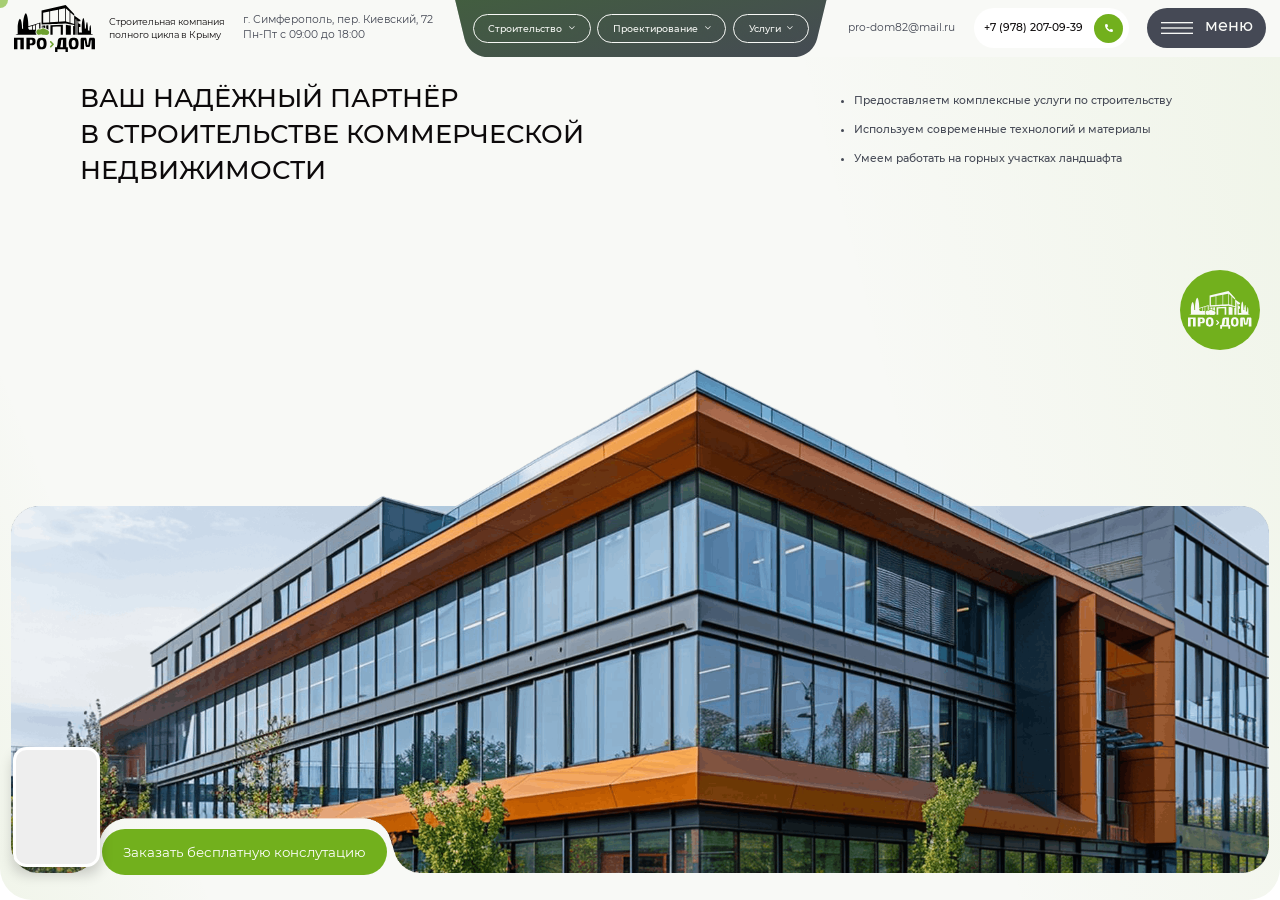
<file: single-service.html>
<!DOCTYPE html>
<!--[if lt IE 7]><html lang="ru" class="lt-ie9 lt-ie8 lt-ie7"><![endif]-->
<!--[if IE 7]><html lang="ru" class="lt-ie9 lt-ie8"><![endif]-->
<!--[if IE 8]><html lang="ru" class="lt-ie9"><![endif]-->
<!--[if gt IE 8]><!-->
<html lang="ru">
<!--<![endif]-->
<head>
	<meta charset="utf-8" />
	<title>Заголовок</title>
	<meta http-equiv="X-UA-Compatible" content="IE=edge" />
	<meta name="viewport" content="width=device-width, initial-scale=1, maximum-scale=1">
	<meta name="format-detection" content="telephone=no" />
	<link rel="shortcut icon" href="favicon.png" />
	<link rel="stylesheet" href="libs/bootstrap/bootstrap-grid.css" />
	<link rel="stylesheet" href="libs/fontawesome-free-5.12.0-web/css/all.min.css" />
	<link rel="stylesheet" href="libs/fancybox-master/dist/jquery.fancybox.min.css" />
	<link rel="stylesheet" href="libs/fullPage.js-master/dist/fullpage.css" />
	<link rel="stylesheet" href="libs/slick-1.5.9/slick/slick.css" />
	<link rel="stylesheet" href="css/fonts.css?ver=1.18" />
	<link rel="stylesheet" href="css/main.css?ver=1.18" />
	<link rel="stylesheet" href="css/media.css?ver=1.18" />
</head>
<body class="no-scroll">

	<div class="preloader">
		<div class="preloader__logo">
			<img src="img/logo.svg" alt="alt">
		</div>
	</div>
	<div class="btn-up"><i class="far fa-arrow-up"></i></div>

	<div class="wrapper">

		<div class="video-widget" data-state="default">
			<div class="video-widget__container">
				<video id="video-widget__video" loop="" autoplay="" playsinline="" preload="auto" muted="muted" controlslist="nodownload" disablepictureinpicture="" class="video-widget__video" src="img/8053646953074.mp4">
					<source src="img/8053646953074.mp4" type="video/mp4">
				</video>
				<div class="video-widget__close"></div>
				<a class="video-widget__button" href="/">Оставить заявку</a>
			</div>
		</div>

		<div class="flipper">
			<a href="#" class="flipper__wrapper">
				<div class="flipper__item flipper__item--front">
					<img src="img/logo_flip.svg" alt="alt">
				</div>
				<div class="flipper__item flipper__item--back">
					<img src="img/flipper.png" alt="alt">
				</div>
			</a>
			<div class="flipper__text">По всем вопросам можете обращаться к нашему помощнику Бобру Продомовичу</div>
		</div>

		<div class="cursor-circle"></div>

		<div class="fixed-buttons">
			<a href="#" class="fixed-buttons__btn">
				<svg width="18" height="18" viewBox="0 0 18 18" fill="none" xmlns="http://www.w3.org/2000/svg"><g clip-path="url(#clip0_886_4329)"><path d="M18 8.96119V16.5253C17.9996 16.8935 17.8532 17.2464 17.5929 17.5068C17.3325 17.7671 16.9795 17.9135 16.6114 17.9139H12.7616C12.3934 17.9135 12.0404 17.7671 11.7801 17.5068C11.5197 17.2464 11.3733 16.8935 11.373 16.5253V13.9371C11.3731 13.6976 11.3261 13.4605 11.2345 13.2392C11.143 13.0179 11.0087 12.8168 10.8393 12.6474C10.67 12.4781 10.4689 12.3438 10.2476 12.2522C10.0263 12.1607 9.78916 12.1136 9.54967 12.1138H8.46727C8.22778 12.1136 7.9906 12.1607 7.76931 12.2522C7.54801 12.3438 7.34694 12.4781 7.1776 12.6474C7.00825 12.8168 6.87396 13.0179 6.78239 13.2392C6.69083 13.4605 6.6438 13.6976 6.64398 13.9371V16.5253C6.64361 16.8935 6.49719 17.2464 6.23685 17.5068C5.97651 17.7671 5.62352 17.9135 5.25535 17.9139H1.38863C1.02046 17.9135 0.667471 17.7671 0.407133 17.5068C0.146795 17.2464 0.000373591 16.8935 0 16.5253L0 8.96119C7.97086e-05 8.63973 0.0642725 8.32151 0.188822 8.02516C0.313372 7.72881 0.495776 7.46028 0.725363 7.23528L7.30725 0.777574C7.7596 0.334547 8.36755 0.0864258 9.0007 0.0864258C9.63386 0.0864258 10.2418 0.334547 10.6942 0.777574L17.276 7.23528C17.5052 7.46054 17.6872 7.72915 17.8115 8.02547C17.9358 8.32178 17.9999 8.63986 18 8.96119Z" fill="#454955" /></g><defs><clipPath id="clip0_886_4329"><rect width="18" height="18" fill="white" /></clipPath></defs></svg>
				<span>Главная</span>
			</a>
			<a href="#" class="fixed-buttons__btn open-menu">
				<svg width="20" height="18" viewBox="0 0 20 18" fill="none" xmlns="http://www.w3.org/2000/svg"><path d="M14.7273 17.0625C16.8736 17.0625 18.6136 15.4675 18.6136 13.5C18.6136 11.5325 16.8736 9.9375 14.7273 9.9375C12.5809 9.9375 10.8409 11.5325 10.8409 13.5C10.8409 15.4675 12.5809 17.0625 14.7273 17.0625Z" fill="#454955" /><path d="M7.50354 0.9375H2.65908C1.75535 0.9375 1.02272 1.60907 1.02272 2.4375V6.87825C1.02272 7.70668 1.75535 8.37825 2.65908 8.37825H7.50354C8.40728 8.37825 9.1399 7.70668 9.1399 6.87825V2.4375C9.1399 1.60907 8.40728 0.9375 7.50354 0.9375Z" fill="#454955" /><path d="M7.50354 9.62177H2.65908C1.75535 9.62177 1.02272 10.2933 1.02272 11.1218V15.5625C1.02272 16.3909 1.75535 17.0625 2.65908 17.0625H7.50354C8.40728 17.0625 9.1399 16.3909 9.1399 15.5625V11.1218C9.1399 10.2933 8.40728 9.62177 7.50354 9.62177Z" fill="#454955" /><path d="M16.9773 0.9375H12.1328C11.2291 0.9375 10.4964 1.60907 10.4964 2.4375V6.87825C10.4964 7.70668 11.2291 8.37825 12.1328 8.37825H16.9773C17.881 8.37825 18.6136 7.70668 18.6136 6.87825V2.4375C18.6136 1.60907 17.881 0.9375 16.9773 0.9375Z" fill="#454955" /></svg>
				<span>Меню</span>
			</a>
			<a href="#" class="fixed-buttons__btn">
				<svg width="18" height="18" viewBox="0 0 18 18" fill="none" xmlns="http://www.w3.org/2000/svg"><g clip-path="url(#clip0_886_4284)"><path d="M5.0625 2.25V3.375C5.0628 3.59669 5.01935 3.81626 4.93465 4.02113C4.84995 4.226 4.72566 4.41215 4.5689 4.5689C4.41215 4.72566 4.226 4.84995 4.02113 4.93465C3.81626 5.01935 3.59669 5.0628 3.375 5.0625H2.25C2.02831 5.0628 1.80874 5.01935 1.60387 4.93465C1.399 4.84995 1.21286 4.72566 1.0561 4.5689C0.899341 4.41215 0.775052 4.226 0.690352 4.02113C0.605652 3.81626 0.562205 3.59669 0.562502 3.375V2.25C0.562191 2.02831 0.605627 1.80873 0.690321 1.60386C0.775016 1.39898 0.899305 1.21283 1.05607 1.05607C1.21283 0.899305 1.39898 0.775016 1.60386 0.690321C1.80873 0.605627 2.02831 0.562191 2.25 0.562502H3.375C3.59669 0.562191 3.81627 0.605627 4.02115 0.690321C4.22602 0.775016 4.41218 0.899305 4.56894 1.05607C4.7257 1.21283 4.84999 1.39898 4.93468 1.60386C5.01938 1.80873 5.06281 2.02831 5.0625 2.25ZM15.75 6.75H7.875C7.65331 6.74969 7.43373 6.79313 7.22886 6.87782C7.02398 6.96252 6.83783 7.0868 6.68107 7.24357C6.5243 7.40033 6.40002 7.58648 6.31532 7.79136C6.23063 7.99623 6.18719 8.21581 6.1875 8.4375V9.5625C6.18719 9.78419 6.23063 10.0038 6.31532 10.2086C6.40002 10.4135 6.5243 10.5997 6.68107 10.7564C6.83783 10.9132 7.02398 11.0375 7.22886 11.1222C7.43373 11.2069 7.65331 11.2503 7.875 11.25H15.75C15.9717 11.2503 16.1913 11.2069 16.3961 11.1222C16.601 11.0375 16.7872 10.9132 16.9439 10.7564C17.1007 10.5997 17.225 10.4135 17.3097 10.2086C17.3944 10.0038 17.4378 9.78419 17.4375 9.5625V8.4375C17.4378 8.21581 17.3944 7.99623 17.3097 7.79136C17.225 7.58648 17.1007 7.40033 16.9439 7.24357C16.7872 7.0868 16.601 6.96252 16.3961 6.87782C16.1913 6.79313 15.9717 6.74969 15.75 6.75ZM3.375 6.75H2.25C2.02831 6.74969 1.80873 6.79313 1.60386 6.87782C1.39898 6.96252 1.21283 7.0868 1.05607 7.24357C0.899305 7.40033 0.775016 7.58648 0.690321 7.79136C0.605627 7.99623 0.562191 8.21581 0.562502 8.4375V9.5625C0.562191 9.78419 0.605627 10.0038 0.690321 10.2086C0.775016 10.4135 0.899305 10.5997 1.05607 10.7564C1.21283 10.9132 1.39898 11.0375 1.60386 11.1222C1.80873 11.2069 2.02831 11.2503 2.25 11.25H3.375C3.59669 11.2503 3.81627 11.2069 4.02115 11.1222C4.22602 11.0375 4.41218 10.9132 4.56894 10.7564C4.7257 10.5997 4.84999 10.4135 4.93468 10.2086C5.01938 10.0038 5.06281 9.78419 5.0625 9.5625V8.4375C5.06281 8.21581 5.01938 7.99623 4.93468 7.79136C4.84999 7.58648 4.7257 7.40033 4.56894 7.24357C4.41218 7.0868 4.22602 6.96252 4.02115 6.87782C3.81627 6.79313 3.59669 6.74969 3.375 6.75ZM3.375 12.9375H2.25C2.02831 12.9372 1.80873 12.9806 1.60386 13.0653C1.39898 13.15 1.21283 13.2743 1.05607 13.4311C0.899305 13.5878 0.775016 13.774 0.690321 13.9789C0.605627 14.1837 0.562191 14.4033 0.562502 14.625V15.75C0.562191 15.9717 0.605627 16.1913 0.690321 16.3961C0.775016 16.601 0.899305 16.7872 1.05607 16.9439C1.21283 17.1007 1.39898 17.225 1.60386 17.3097C1.80873 17.3944 2.02831 17.4378 2.25 17.4375H3.375C3.59669 17.4378 3.81627 17.3944 4.02115 17.3097C4.22602 17.225 4.41218 17.1007 4.56894 16.9439C4.7257 16.7872 4.84999 16.601 4.93468 16.3961C5.01938 16.1913 5.06281 15.9717 5.0625 15.75V14.625C5.06281 14.4033 5.01938 14.1837 4.93468 13.9789C4.84999 13.774 4.7257 13.5878 4.56894 13.4311C4.41218 13.2743 4.22602 13.15 4.02115 13.0653C3.81627 12.9806 3.59669 12.9372 3.375 12.9375ZM15.75 0.562502H7.875C7.65331 0.562191 7.43373 0.605627 7.22886 0.690321C7.02398 0.775016 6.83783 0.899305 6.68107 1.05607C6.5243 1.21283 6.40002 1.39898 6.31532 1.60386C6.23063 1.80873 6.18719 2.02831 6.1875 2.25V3.375C6.18721 3.59669 6.23065 3.81626 6.31535 4.02113C6.40005 4.226 6.52434 4.41215 6.6811 4.5689C6.83786 4.72566 7.024 4.84995 7.22887 4.93465C7.43374 5.01935 7.65331 5.0628 7.875 5.0625H15.75C15.9717 5.0628 16.1913 5.01935 16.3961 4.93465C16.601 4.84995 16.7871 4.72566 16.9439 4.5689C17.1007 4.41215 17.225 4.226 17.3097 4.02113C17.3944 3.81626 17.4378 3.59669 17.4375 3.375V2.25C17.4378 2.02831 17.3944 1.80873 17.3097 1.60386C17.225 1.39898 17.1007 1.21283 16.9439 1.05607C16.7872 0.899305 16.601 0.775016 16.3961 0.690321C16.1913 0.605627 15.9717 0.562191 15.75 0.562502ZM15.75 12.9375H7.875C7.65331 12.9372 7.43373 12.9806 7.22886 13.0653C7.02398 13.15 6.83783 13.2743 6.68107 13.4311C6.5243 13.5878 6.40002 13.774 6.31532 13.9789C6.23063 14.1837 6.18719 14.4033 6.1875 14.625V15.75C6.18719 15.9717 6.23063 16.1913 6.31532 16.3961C6.40002 16.601 6.5243 16.7872 6.68107 16.9439C6.83783 17.1007 7.02398 17.225 7.22886 17.3097C7.43373 17.3944 7.65331 17.4378 7.875 17.4375H15.75C15.9717 17.4378 16.1913 17.3944 16.3961 17.3097C16.601 17.225 16.7872 17.1007 16.9439 16.9439C17.1007 16.7872 17.225 16.601 17.3097 16.3961C17.3944 16.1913 17.4378 15.9717 17.4375 15.75V14.625C17.4378 14.4033 17.3944 14.1837 17.3097 13.9789C17.225 13.774 17.1007 13.5878 16.9439 13.4311C16.7872 13.2743 16.601 13.15 16.3961 13.0653C16.1913 12.9806 15.9717 12.9372 15.75 12.9375Z" fill="#454955" /></g><defs><clipPath id="clip0_886_4284"><rect width="18" height="18" fill="white" /></clipPath></defs></svg>
				<span>Услуги</span>
			</a>
			<a href="#" class="fixed-buttons__btn">
				<svg width="18" height="18" viewBox="0 0 18 18" fill="none" xmlns="http://www.w3.org/2000/svg"><g clip-path="url(#clip0_886_4286)"><path d="M8.12194 0H1.53657C0.687937 0 0 0.687937 0 1.53657V8.12194C0 8.24316 0.0982969 8.34145 0.219516 8.34145H8.12197C8.24319 8.34145 8.34149 8.24316 8.34149 8.12194V0.219516C8.34145 0.0982969 8.24316 0 8.12194 0ZM5.57561 4.82927H4.82927V5.57561C4.82927 5.9393 4.53442 6.23415 4.17073 6.23415C3.80704 6.23415 3.51218 5.9393 3.51218 5.57561V4.82927H2.76585C2.40216 4.82927 2.1073 4.53442 2.1073 4.17073C2.1073 3.80704 2.40216 3.51218 2.76585 3.51218H3.51218V2.76585C3.51218 2.40216 3.80704 2.1073 4.17073 2.1073C4.53442 2.1073 4.82927 2.40216 4.82927 2.76585V3.51218H5.57561C5.9393 3.51218 6.23415 3.80704 6.23415 4.17073C6.23415 4.53442 5.9393 4.82927 5.57561 4.82927Z" fill="#454955" /><path d="M16.4634 0H9.87806C9.75684 0 9.65854 0.0982969 9.65854 0.219516V8.12197C9.65854 8.24319 9.75684 8.34149 9.87806 8.34149H17.7805C17.9017 8.34149 18 8.24319 18 8.12197V1.53657C18 0.687937 17.3121 0 16.4634 0ZM15.2341 4.82927H12.4244C12.0607 4.82927 11.7658 4.53442 11.7658 4.17073C11.7658 3.80704 12.0607 3.51218 12.4244 3.51218H15.2341C15.5978 3.51218 15.8927 3.80704 15.8927 4.17073C15.8927 4.53442 15.5978 4.82927 15.2341 4.82927Z" fill="#454955" /><path d="M8.12194 9.65854H0.219516C0.0982969 9.65854 0 9.75684 0 9.87806V16.4634C0 17.3121 0.687937 18 1.53657 18H8.12194C8.24316 18 8.34145 17.9017 8.34145 17.7805V9.87806C8.34145 9.75684 8.24316 9.65854 8.12194 9.65854ZM5.62975 14.357C5.88691 14.6142 5.88691 15.0311 5.62975 15.2883C5.37258 15.5454 4.95563 15.5455 4.69846 15.2883L4.17076 14.7605L3.643 15.2883C3.38586 15.5455 2.96888 15.5455 2.71171 15.2883C2.45454 15.0311 2.45454 14.6142 2.71171 14.357L3.23947 13.8292L2.71171 13.3015C2.45454 13.0443 2.45454 12.6273 2.71171 12.3702C2.96888 12.113 3.38586 12.113 3.643 12.3702L4.17076 12.8979L4.69853 12.3702C4.95566 12.113 5.37265 12.113 5.62982 12.3702C5.88698 12.6273 5.88698 13.0443 5.62982 13.3015L5.10205 13.8292L5.62975 14.357Z" fill="#454955" /><path d="M17.7805 9.65854H9.87806C9.75684 9.65854 9.65854 9.75684 9.65854 9.87806V17.7805C9.65854 17.9017 9.75684 18 9.87806 18H16.4634C17.3121 18 18 17.3121 18 16.4634V9.87806C18 9.75684 17.9017 9.65854 17.7805 9.65854ZM15.2341 15.4976H12.4244C12.0607 15.4976 11.7658 15.2027 11.7658 14.839C11.7658 14.4753 12.0607 14.1805 12.4244 14.1805H15.2341C15.5978 14.1805 15.8927 14.4753 15.8927 14.839C15.8927 15.2027 15.5978 15.4976 15.2341 15.4976ZM15.2341 13.4781H12.4244C12.0607 13.4781 11.7658 13.1832 11.7658 12.8195C11.7658 12.4558 12.0607 12.161 12.4244 12.161H15.2341C15.5978 12.161 15.8927 12.4558 15.8927 12.8195C15.8927 13.1832 15.5978 13.4781 15.2341 13.4781Z" fill="#454955" /></g><defs><clipPath id="clip0_886_4286"><rect width="18" height="18" fill="white" /></clipPath></defs></svg>
				<span>Расчёт</span>
			</a>
			<a href="#" class="fixed-buttons__btn">
				<svg width="18" height="18" viewBox="0 0 18 18" fill="none" xmlns="http://www.w3.org/2000/svg"><g clip-path="url(#clip0_886_4320)"><path d="M8.99998 12.8889C8.72868 13.2641 8.36629 13.5691 7.94565 13.7717L8.25038 14.6859H9.74959L10.0543 13.7717C9.63368 13.5691 9.27129 13.2641 8.99998 12.8889Z" fill="#454955" /><path d="M8.71757 9.60238H9.28239C9.93155 9.60238 10.1672 9.09335 10.1672 8.75121C10.1672 8.39764 9.98225 8.39764 9.84725 8.39764H8.15272C8.01772 8.39764 7.83279 8.39764 7.83279 8.75121C7.83279 9.09335 8.06841 9.60238 8.71757 9.60238Z" fill="#454955" /><path d="M8.47266 11.2594V10.6427C8.11583 10.6021 7.33247 10.4039 6.94488 9.52737H6.74062C5.78556 9.52737 5.00858 10.3044 5.00858 11.2594C5.00858 12.2145 5.78556 12.9915 6.74062 12.9915C7.69567 12.9915 8.47266 12.2144 8.47266 11.2594Z" fill="#454955" /><path d="M8.99999 0C5.98292 0 0.56485 3.25902 0.56485 9.56482C0.56485 14.216 4.34882 18 8.99999 18C13.6512 18 17.4351 14.216 17.4351 9.56482C17.4351 3.22516 11.9778 0 8.99999 0ZM12.9539 6.21327C13.245 6.21327 13.4813 6.44955 13.4813 6.74061C13.4813 7.03164 13.245 7.26796 12.9539 7.26796C12.6629 7.26796 12.4266 7.03164 12.4266 6.74061C12.4266 6.44959 12.6629 6.21327 12.9539 6.21327ZM5.04608 6.21327C5.33713 6.21327 5.57342 6.44955 5.57342 6.74061C5.57342 7.03164 5.33713 7.26796 5.04608 7.26796C4.75502 7.26796 4.51873 7.03164 4.51873 6.74061C4.51873 6.44959 4.75505 6.21327 5.04608 6.21327ZM11.2594 14.0461C11.198 14.0461 11.1371 14.0439 11.0767 14.04L10.63 15.3801C10.5582 15.5954 10.3567 15.7406 10.1297 15.7406H7.87035C7.64335 15.7406 7.44187 15.5954 7.37008 15.3801L6.92342 14.04C6.86299 14.044 6.80209 14.0461 6.74071 14.0461C5.2041 14.0461 3.95398 12.796 3.95398 11.2594C3.95398 9.72274 5.20403 8.47266 6.74061 8.47266H6.79985C6.90883 7.78658 7.42492 7.34295 8.15269 7.34295H9.84722C10.575 7.34295 11.0911 7.78658 11.2001 8.47266H11.2593C12.7959 8.47266 14.046 9.72278 14.046 11.2594C14.046 12.796 12.796 14.0461 11.2594 14.0461Z" fill="#454955" /><path d="M11.2594 9.52734H11.0551C10.6678 10.4032 9.88534 10.6019 9.52734 10.6427V11.2594C9.52734 12.2144 10.3043 12.9914 11.2594 12.9914C12.2144 12.9914 12.9914 12.2144 12.9914 11.2594C12.9914 10.3043 12.2144 9.52734 11.2594 9.52734Z" fill="#454955" /><path d="M2.93456 1.64377C3.35436 1.25515 3.80763 0.897961 4.28227 0.578707C3.8875 0.219199 3.36273 0 2.78673 0C1.55963 0 0.56485 0.994781 0.56485 2.22187C0.56485 2.81264 0.795862 3.34912 1.17189 3.74713C1.66106 2.9815 2.25038 2.27711 2.93456 1.64377Z" fill="#454955" /><path d="M16.8287 3.74646C17.2044 3.34853 17.4351 2.81232 17.4351 2.22187C17.4351 0.994746 16.4404 0 15.2133 0C14.6366 0 14.1114 0.219727 13.7165 0.579973C14.1854 0.894973 14.6333 1.24678 15.0486 1.62911C15.7403 2.26593 16.3355 2.97499 16.8287 3.74646Z" fill="#454955" /></g><defs><clipPath id="clip0_886_4320"><rect width="18" height="18" fill="white" /></clipPath></defs></svg>
				<span>Бобёр</span>
			</a>
		</div>

		<header class="header">
			<div class="header__wrapper">
				<div class="logo-wrap">
					<a href="#" class="logo">
						<img src="img/logo.svg" alt="alt">
					</a>
					<div class="logo-descr">Строительная компания полного цикла в Крыму</div>
				</div>
				<div class="header__location">г. Симферополь, пер. Киевский, 72 <br>Пн-Пт с 09:00 до 18:00</div>
				<nav class="menu">
					<ul class="menu__list">
						<li class="menu__haschild">
							<a href="#">Строительство <i class="far fa-chevron-down"></i></a>
							<ul>
								<li class="menu__haschild">
									<a href="#">Частное</a>
									<i class="far fa-chevron-right"></i>
									<ul>
										<li><a href="#">Дом из ракушечника</a></li>
										<li><a href="#">Дом из газоблока</a></li>
										<li><a href="#">Дом каркасный деревянный</a></li>
										<li><a href="#">Дом из бетона</a></li>
										<li><a href="#">Дом из ЛСТК</a></li>
									</ul>
								</li>
								<li class="menu__haschild">
									<a href="#">Коммерческое</a>
									<i class="far fa-chevron-right"></i>
									<ul>
										<li><a href="#">Магазины</a></li>
										<li><a href="#">СТО, автомойки</a></li>
										<li><a href="#">Офисы</a></li>
										<li><a href="#">Отели</a></li>
										<li class="menu__haschild">
											<a href="#">Склады</a>
											<i class="far fa-chevron-right"></i>
											<ul>
												<li><a href="#">Теплые</a></li>
												<li><a href="#">Холодные</a></li>
											</ul>
										</li>
										<li class="menu__haschild">
											<a href="#">Сельхоз объекты</a>
											<i class="far fa-chevron-right"></i>
											<ul>
												<li><a href="#">Ангары</a></li>
												<li><a href="#">Фермы</a></li>
												<li><a href="#">Навесы для спец. техники</a></li>
											</ul>
										</li>
									</ul>
								</li>
								<li class="menu__haschild">
									<a href="#">Реконструкция</a>
									<i class="far fa-chevron-right"></i>
									<ul>
										<li><a href="#">С увеличением площади</a></li>
										<li><a href="#">С увеличением этажности</a></li>
										<li><a href="#">Полная реконструкция</a></li>
									</ul>
								</li>
							</ul>
						</li>
						<li class="menu__haschild">
							<a href="#">Проектирование <i class="far fa-chevron-down"></i></a>
							<ul>
								<li><a href="#">Готовые проекты</a></li>
								<li><a href="#">Проектирование частных домов</a></li>
								<li><a href="#">Коммерческое проектирование</a></li>
							</ul>
						</li>
						<li class="menu__haschild">
							<a href="#">Услуги <i class="far fa-chevron-down"></i></a>
							<ul>
								<li><a href="#">Благоустройство двора дома</a></li>
								<li><a href="#">Аренда оборудования</a></li>
								<li><a href="#">Дизайн-проект</a></li>
								<li><a href="#">Дизайн-ремонт</a></li>
							</ul>
						</li>
					</ul>
				</nav>
				<a href="mailto:pro-dom82@mail.ru" class="header__mail">pro-dom82@mail.ru</a>
				<a href="tel:+79782070939" class="phone-main">+7 (978) 207-09-39 <i class="fas fa-phone-alt"></i></a>
				<div class="btn-menu">
					<div class="btn-menu__icon"></div>
					<div class="btn-menu__text">
							<div class="btn-menu__text-inner">
							<span>меню</span>
							<span>меню</span>
							<span>меню</span>
							<span>меню</span>
						</div>
					</div>
				</div>
			</div>
			<div class="menu-dropdown">
				<div class="container">
					<div class="menu-wrap">
						<div class="menu-wrap__close"><i class="fal fa-times"></i></div>
						<div class="unit-menu">
							<ul class="navigation">
								<li class="navigation__haschild">
									<a href="#">Строительство</a>
									<ul>
										<li class="navigation__haschild">
											<a href="#">Частное</a>
											<i class="far fa-chevron-down"></i>
											<ul>
												<li><a href="#">Дом из ракушечника</a></li>
												<li><a href="#">Дом из газоблока</a></li>
												<li><a href="#">Дом каркасный деревянный</a></li>
												<li><a href="#">Дом из бетона</a></li>
												<li><a href="#">Дом из ЛСТК</a></li>
											</ul>
										</li>
										<li class="navigation__haschild">
											<a href="#">Коммерческое</a>
											<i class="far fa-chevron-down"></i>
											<ul>
												<li><a href="#">Магазины</a></li>
												<li><a href="#">СТО, автомойки</a></li>
												<li><a href="#">Офисы</a></li>
												<li><a href="#">Отели</a></li>
												<li class="navigation__haschild">
													<a href="#">Склады</a>
													<i class="far fa-chevron-down"></i>
													<ul>
														<li><a href="#">Теплые</a></li>
														<li><a href="#">Холодные</a></li>
													</ul>
												</li>
												<li class="navigation__haschild">
													<a href="#">Сельхоз объекты</a>
													<i class="far fa-chevron-down"></i>
													<ul>
														<li><a href="#">Ангары</a></li>
														<li><a href="#">Фермы</a></li>
														<li><a href="#">Навесы для спец. техники</a></li>
													</ul>
												</li>
											</ul>
										</li>
										<li class="navigation__haschild">
											<a href="#">Реконструкция</a>
											<i class="far fa-chevron-down"></i>
											<ul>
												<li><a href="#">С увеличением площади</a></li>
												<li><a href="#">С увеличением этажности</a></li>
												<li><a href="#">Полная реконструкция</a></li>
											</ul>
										</li>
									</ul>
								</li>
							</ul>
						</div>
						<div class="unit-menu">
							<ul class="navigation">
								<li class="navigation__haschild">
									<a href="#">Проектирование</a>
									<ul>
										<li><a href="#">Готовые проекты</a></li>
										<li><a href="#">Проектирование частных домов</a></li>
										<li><a href="#">Коммерческое проектирование</a></li>
									</ul>
								</li>
							</ul>
						</div>
						<div class="unit-menu">
							<ul class="navigation">
								<li><a href="#">Условия оплаты</a></li>
								<li><a href="#">Наши работы</a></li>
								<li><a href="#">Блог</a></li>
								<li><a href="#">Контакты</a></li>
							</ul>
						</div>
						<div class="unit-menu">
							<ul class="navigation">
								<li class="navigation__haschild">
									<a href="#">Услуги</a>
									<ul>
										<li><a href="#">Благоустройство двора дома</a></li>
										<li><a href="#">Аренда оборудования</a></li>
										<li><a href="#">Дизайн-проект</a></li>
										<li><a href="#">Дизайн-ремонт</a></li>
									</ul>
								</li>
							</ul>
						</div>
						<div class="unit-menu">
							<ul class="navigation">
								<li class="navigation__haschild">
									<a href="#">О компании</a>
									<ul>
										<li><a href="#">Документы</a></li>
										<li><a href="#">Команда</a></li>
									</ul>
								</li>
							</ul>
						</div>
					</div>
				</div>
			</div>
		</header>

		<div id="fullpage">		

			<section class="billbord-service section">
				<div class="billbord-service__main">
					<div class="container">
						<div class="row">
							<div class="col-lg-6">
								<h1 class="billbord-service__title">Ваш надёжный партнёр <br>в строительстве коммерческой недвижимости</h1>
							</div>
							<div class="col-lg-4 offset-lg-2">
								<ul class="billbord-service__list">
									<li>Предоставляетм комплексные услуги по строительству</li>
									<li>Используем современные технологий и материалы</li>
									<li>Умеем работать на горных участках ландшафта</li>
								</ul>
							</div>
						</div>
						<div class="billbord-service__image-mobile show-mobile">
							<img src="img/billbord_service_mob.png" alt="alt">
						</div>
					</div>
					<a href="#" class="btn-main">Заказать бесплатную конслутацию</a>
				</div>
			</section>

			<section class="about-service section">
				<div class="container">
					<div class="row">
						<div class="col-lg-7">
							<div class="about-service__content">
								<h2 class="title-main">Коммерческое строительство</h2>
								<p>это возведение и реконструкция объектов, предназначенных для ведения бизнеса, оказания услуг и извлечения прибыли. В отличие от жилой застройки, такие проекты требуют особого подхода к функциональности, износостойкости материалов и строгого соответствия государственным стандартам безопасности и энергоэффективности.</p>
								<p>Проще говоря, это строительство зданий, которые будут «работать» на вас: от уютных кафе и фитнес-центров до огромных логистических хабов и производственных цехов.</p>
							</div>
						</div>
						<div class="col-lg-5">
							<div class="about-service__image">
								<img src="img/about_service.jpg" alt="alt">
							</div>
						</div>
					</div>
				</div>
			</section> 

			<section class="cards-service section">
				<div class="container">
					<div class="cards-service__head">
						<div class="row">
							<div class="col-lg-7">
								<h2 class="title-section">Коммерческая недвижимость любого уровня</h2>
							</div>
							<div class="col-lg-3 offset-lg-2">
								<div class="descr-section">Огромный выбор различных проектов под любые бизнес цели</div>
							</div>
						</div>
					</div>
					<div class="row row--main">
						<div class="col-lg-4 col-md-6">
							<a class="unit-card">
								<span class="unit-card__image">
									<img src="img/item_card1.jpg" alt="alt">
									<span class="unit-card__price">от 2,2 млн. ₽</span>
								</span>
								<span class="unit-card__content">
									<span class="unit-card__title">Магазины</span>
									<span class="unit-card__text">Lorem ipsum dolor sit amet, consectetur adipiscing elit, sed do eiusmod tempor incididunt ut labore et dolore magna aliqua. Ut enim ad minim veniam, quis nostrud exercitation ullamco</span>
								</span>
							</a>
						</div>
						<div class="col-lg-4 col-md-6">
							<a class="unit-card">
								<span class="unit-card__image">
									<img src="img/item_card2.jpg" alt="alt">
									<span class="unit-card__price">от 2,1 млн. ₽</span>
								</span>
								<span class="unit-card__content">
									<span class="unit-card__title">СТО, автомойки</span>
									<span class="unit-card__text">Lorem ipsum dolor sit amet, consectetur adipiscing elit, sed do eiusmod tempor incididunt ut labore et dolore magna aliqua. Ut enim ad minim veniam, quis nostrud exercitation ullamco</span>
								</span>
							</a>
						</div>
						<div class="col-lg-4 col-md-6">
							<a class="unit-card">
								<span class="unit-card__image">
									<img src="img/item_card3.jpg" alt="alt">
									<span class="unit-card__price">от 2,2 млн. ₽</span>
								</span>
								<span class="unit-card__content">
									<span class="unit-card__title">Склады</span>
									<span class="unit-card__text">Lorem ipsum dolor sit amet, consectetur adipiscing elit, sed do eiusmod tempor incididunt ut labore et dolore magna aliqua. Ut enim ad minim veniam, quis nostrud exercitation ullamco</span>
								</span>
							</a>
						</div>
						<div class="col-lg-4 col-md-6">
							<a class="unit-card">
								<span class="unit-card__image">
									<img src="img/item_card4.jpg" alt="alt">
									<span class="unit-card__price">от 3,2 млн. ₽</span>
								</span>
								<span class="unit-card__content">
									<span class="unit-card__title">Офисы</span>
									<span class="unit-card__text">Lorem ipsum dolor sit amet, consectetur adipiscing elit, sed do eiusmod tempor incididunt ut labore et dolore magna aliqua. Ut enim ad minim veniam, quis nostrud exercitation ullamco</span>
								</span>
							</a>
						</div>
						<div class="col-lg-4 col-md-6">
							<a class="unit-card">
								<span class="unit-card__image">
									<img src="img/item_card5.jpg" alt="alt">
									<span class="unit-card__price">от 8 млн. ₽</span>
								</span>
								<span class="unit-card__content">
									<span class="unit-card__title">Отели</span>
									<span class="unit-card__text">Lorem ipsum dolor sit amet, consectetur adipiscing elit, sed do eiusmod tempor incididunt ut labore et dolore magna aliqua. Ut enim ad minim veniam, quis nostrud exercitation ullamco</span>
								</span>
							</a>
						</div>
						<div class="col-lg-4 col-md-6">
							<a class="unit-card">
								<span class="unit-card__image">
									<img src="img/item_card6.jpg" alt="alt">
									<span class="unit-card__price">от 12,2 млн. ₽</span>
								</span>
								<span class="unit-card__content">
									<span class="unit-card__title">Сельхозобъекты</span>
									<span class="unit-card__text">Lorem ipsum dolor sit amet, consectetur adipiscing elit, sed do eiusmod tempor incididunt ut labore et dolore magna aliqua. Ut enim ad minim veniam, quis nostrud exercitation ullamco</span>
								</span>
							</a>
						</div>
					</div>
				</div>
			</section> 

			<section class="offers section">
				<div class="container">
					<div class="row">
						<div class="col-lg-7">
							<h2 class="title-section">Спецпредложения</h2>
							<div class="descr-section">Для каждого заказчика мы можем подготовить выгодное предложение на строительные услуги. У нас действуют специальные скидки для молодых семей и пенсионеров, а так же вы можете заказать со скидкой 15% любые услуги, оформив заказ на сайте</div>
						</div>
					</div>
					<div class="slider-two">
						<div>
							<div class="item-offer">
								<div class="item-offer__content">
									<div class="item-offer__title">Баня-бочка — в подарок</div>
									<p>При заказе строительства дома в нашей компании от 4 млн. руб — Баня-бочка в подарок</p>
									<a href="#" class="btn-main">Получить</a>
								</div>
								<div class="item-offer__image">
									<img src="img/offer1.jpg" alt="a;t">
								</div>
							</div>
						</div>
						<div>
							<div class="item-offer">
								<div class="item-offer__content">
									<div class="item-offer__title">Баня-бочка — в подарок</div>
									<p>При заказе строительства дома в нашей компании от 4 млн. руб — Баня-бочка в подарок</p>
									<a href="#" class="btn-main">Получить</a>
								</div>
								<div class="item-offer__image">
									<img src="img/offer1.jpg" alt="a;t">
								</div>
							</div>
						</div>
						<div>
							<div class="item-offer">
								<div class="item-offer__content">
									<div class="item-offer__title">Баня-бочка — в подарок</div>
									<p>При заказе строительства дома в нашей компании от 4 млн. руб — Баня-бочка в подарок</p>
									<a href="#" class="btn-main">Получить</a>
								</div>
								<div class="item-offer__image">
									<img src="img/offer1.jpg" alt="a;t">
								</div>
							</div>
						</div>
					</div>
				</div>
			</section>

			<section class="advantages section">
				<div class="container">
					<div class="advantages__head">
						<div class="container">
							<div class="row align-items-center">
								<div class="col-lg-8">
									<h2 class="title-section">Почему клиенты нам доверяют строительство своего объекта?</h2>
								</div>
								<div class="col-lg-4">
									<p>С Вами лично будет работать специалист с более чем 10 летним опытом работы в сфере проектирования и строительства</p>
								</div>
							</div>
						</div>
					</div>
				</div>
				<div class="list-accordion">
					<div class="item-accordion">
						<div class="container">
							<div class="row">
								<div class="col-lg-6">
									<div class="item-accordion__image">
										<img src="img/accordion1.jpg" alt="alt">
									</div>
								</div>
								<div class="col-lg-6">
									<div class="item-accordion__content">
										<div class="title-middle">Цены ниже рыночных на 10% за счёт собственного производственного цеха</div>
										<p>Благодаря наличию собственного производства и работе профессионалов, наша цена приятно удивит любого заказчика, от строительного холдинга до начинающего предпринимателя</p>
									</div>
								</div>
							</div>
						</div>
					</div>
					<div class="item-accordion">
						<div class="container">
							<div class="row">
								<div class="col-lg-6">
									<div class="item-accordion__image">
										<img src="img/accordion2.jpg" alt="alt">
									</div>
								</div>
								<div class="col-lg-6">
									<div class="item-accordion__content">
										<div class="title-middle">Доставка по всему Крыму на собственном транспорте с гарантией целостности</div>
										<p>Благодаря наличию собственного производства и работе профессионалов, наша цена приятно удивит любого заказчика, от строительного холдинга до начинающего предпринимателя</p>
									</div>
								</div>
							</div>
						</div>
					</div>
					<div class="item-accordion">
						<div class="container">
							<div class="row">
								<div class="col-lg-6">
									<div class="item-accordion__image">
										<img src="img/accordion3.jpg" alt="alt">
									</div>
								</div>
								<div class="col-lg-6">
									<div class="item-accordion__content">
										<div class="title-middle">Высокое качество металлоконструкций за счёт инженерного надзора</div>
										<p>Благодаря наличию собственного производства и работе профессионалов, наша цена приятно удивит любого заказчика, от строительного холдинга до начинающего предпринимателя</p>
									</div>
								</div>
							</div>
						</div>
					</div>
					<div class="item-accordion">
						<div class="container">
							<div class="row">
								<div class="col-lg-6">
									<div class="item-accordion__image">
										<img src="img/accordion4.jpg" alt="alt">
									</div>
								</div>
								<div class="col-lg-6">
									<div class="item-accordion__content">
										<div class="title-middle">Даём гарантию до 10 лет на все производимые нами металлоконструкции</div>
										<p>Благодаря наличию собственного производства и работе профессионалов, наша цена приятно удивит любого заказчика, от строительного холдинга до начинающего предпринимателя</p>
									</div>
								</div>
							</div>
						</div>
					</div>
					<div class="item-accordion item-accordion--fake">
						
					</div>
				</div>
			</section>  

			 <section class="consultation consultation--architector consultation--page section">
				<div class="consultation__main">
					<div class="container">
						<div class="row">
							<div class="col-lg-4">
								<div class="consultation__content">
									<h1 class="title-section">Получите подробную консультацию архитектора</h1>
									<div class="title-small">Оставьте заявку и мы свяжемся с Вами в ближайшее время</div>
									<ul class="socials-list socials-list--main">
										<li><a href="#" target="_blank"><img src="img/tg.svg" alt="alt"></a></li>
										<li><a href="#" target="_blank"><img src="img/wp.svg" alt="alt"></a></li>
										<li><a href="#" target="_blank"><img src="img/max.svg" alt="alt"></a></li>
									</ul>
								</div>
							</div>
							<div class="col-lg-4">
								
							</div>
							<div class="col-lg-4">
								<div class="consultation__form">
									<div class="title-middle">Просто напишите контакты <br>и мы перезвоним</div>
									<form>
										<div class="row">
											<div class="col-md-6">
												<div class="item-form">
													<input type="text" placeholder="Ваше имя" required>
												</div>
											</div>
											<div class="col-md-6">
												<div class="item-form">
													<input type="tel" placeholder="Телефон" class="input-phone" inputmode="numeric" required>
												</div>
											</div>
											<div class="col-md-6">
												<div class="item-form">
													<input type="email" placeholder="Почта" inputmode="email" required>
												</div>
											</div>
											<div class="col-md-6">
												<div class="file-upload">
													<label><input type="file" name="file"><i class="fal fa-paperclip"></i> Прикрепить проект</label>
													<div class="name-upload"></div>
												</div>
											</div>
											<div class="col-12">
												<div class="item-form">
													<textarea placeholder="Комментарий"></textarea>
												</div>
											</div>
											<div class="col-12">
												<div class="btn-main">
													<input type="submit" value="Хочу построить дом">
												</div>
											</div>
										</div>
										<div class="checkbox">
											<label>
												<input type="checkbox" checked required />
												<span>Я даю согласие на обработку моих персональных данных ООО “Про-Дом” (ИНН: 9102050864) в целях обработки заявки и обратной связи. Политика конфиденциальности — <a href="#">по ссылке</a>.</span>
											</label>
										</div>
									</form>
								</div>
							</div>
						</div>
					</div>
					<div class="consultation__person">
						<img src="img/consultant.png" alt="alt">
					</div>
				</div>
			</section> 

			<section class="etaps section">
				<div class="container">
					<div class="etaps__head">
						<div class="row">
							<div class="col-lg-4">
								<h2 class="title-section">Этапы работы <br>с нами</h2>
							</div>
							<div class="col-lg-4 offset-lg-4">
								<div class="descr-section">Полный цикл строительных работ - от выбора участка до финальной отделки и ввода готового дома в эксплуатацию</div>
							</div>
						</div>
					</div>
					<div class="etaps-wrap">
						<div class="item-etap">
							<div class="item-etap__number">01</div>
							<div class="item-etap__title">Подробно обсуждаем ваш проект и заключаем договор</div>
							<div class="item-etap__image">
								<img src="img/etap1.jpg" alt="alt">
							</div>
							<div class="item-etap__term">Срок - 10 мин</div>
							<div class="item-etap__text">Выясняем тип металлоконструкции и назначение здания. Обсуждаем базовые параметры: площадь, этажность, объём работ, требования к объекту.</div>
						</div>
						<div class="item-etap">
							<div class="item-etap__number">02</div>
							<div class="item-etap__title">Подробно обсуждаем ваш проект и заключаем договор</div>
							<div class="item-etap__image">
								<img src="img/etap1.jpg" alt="alt">
							</div>
							<div class="item-etap__term">Срок - 10 мин</div>
							<div class="item-etap__text">Выясняем тип металлоконструкции и назначение здания. Обсуждаем базовые параметры: площадь, этажность, объём работ, требования к объекту.</div>
						</div>
						<div class="item-etap">
							<div class="item-etap__number">03</div>
							<div class="item-etap__title">Подробно обсуждаем ваш проект и заключаем договор</div>
							<div class="item-etap__image">
								<img src="img/etap1.jpg" alt="alt">
							</div>
							<div class="item-etap__term">Срок - 10 мин</div>
							<div class="item-etap__text">Выясняем тип металлоконструкции и назначение здания. Обсуждаем базовые параметры: площадь, этажность, объём работ, требования к объекту.</div>
						</div>
						<div class="item-etap">
							<div class="item-etap__number">04</div>
							<div class="item-etap__title">Подробно обсуждаем ваш проект и заключаем договор</div>
							<div class="item-etap__image">
								<img src="img/etap1.jpg" alt="alt">
							</div>
							<div class="item-etap__term">Срок - 10 мин</div>
							<div class="item-etap__text">Выясняем тип металлоконструкции и назначение здания. Обсуждаем базовые параметры: площадь, этажность, объём работ, требования к объекту.</div>
						</div>
						<div class="item-etap">
							<div class="item-etap__number">05</div>
							<div class="item-etap__title">Подробно обсуждаем ваш проект и заключаем договор</div>
							<div class="item-etap__image">
								<img src="img/etap1.jpg" alt="alt">
							</div>
							<div class="item-etap__term">Срок - 10 мин</div>
							<div class="item-etap__text">Выясняем тип металлоконструкции и назначение здания. Обсуждаем базовые параметры: площадь, этажность, объём работ, требования к объекту.</div>
						</div>
						<div class="item-etap">
							<div class="item-etap__number">06</div>
							<div class="item-etap__title">Подробно обсуждаем ваш проект и заключаем договор</div>
							<div class="item-etap__image">
								<img src="img/etap1.jpg" alt="alt">
							</div>
							<div class="item-etap__term">Срок - 10 мин</div>
							<div class="item-etap__text">Выясняем тип металлоконструкции и назначение здания. Обсуждаем базовые параметры: площадь, этажность, объём работ, требования к объекту.</div>
						</div>
					</div>
					<div class="etaps__descr">Поздравляем! Ваш дом готов к заселению!</div>
				</div>
			</section>

			<section class="portfolio-service section">
				<div class="container">
					<div class="portfolio-service__head">
						<div class="portfolio-service__content">
							<h2 class="title-section">Построенные объекты наших клиентов</h2>
							<div class="descr-section">Огромный выбор различных проектов под любые бизнес цели</div>
						</div>
						<a href="#" class="btn-more hidden-mobile">ВСЕ РАБОТЫ <img src="img/arrow.svg" alt="alt"></a>
					</div>
					<div class="slider-two">
						<div>
							<div class="item-case">
								<div class="item-case__image">
									<img src="img/case1.jpg" alt="alt">
								</div>
								<div class="item-case__person">
									<div class="item-case__photo">
										<img src="img/photo_case1.jpg" alt="alt">
									</div>
									<div class="item-case__name">Леонид Владимирович <br>Каневский</div>
								</div>
								<div class="item-case__title">Строительство тепличного комплекса</div>
								<div class="item-case__descr">Севастополь, ул. Правды, д. 28</div>
								<div class="item-case__bottom">
									<div class="features">
										<div class="features__item"><span>площадь</span> 130 м²</div>
										<div class="features__item"><span>площадь</span> 800,00 м²</div>
										<div class="features__item"><span>сроки</span> 2 мес. 15 дней</div>	
									</div>
									<a href="#" class="btn-main btn-main--simple">Подробнее</a>
								</div>
							</div>
						</div>
						<div>
							<div class="item-case">
								<div class="item-case__image">
									<img src="img/case1.jpg" alt="alt">
								</div>
								<div class="item-case__person">
									<div class="item-case__photo">
										<img src="img/photo_case1.jpg" alt="alt">
									</div>
									<div class="item-case__name">Леонид Владимирович <br>Каневский</div>
								</div>
								<div class="item-case__title">Строительство тепличного комплекса</div>
								<div class="item-case__descr">Севастополь, ул. Правды, д. 28</div>
								<div class="item-case__bottom">
									<div class="features">
										<div class="features__item"><span>площадь</span> 130 м²</div>
										<div class="features__item"><span>площадь</span> 800,00 м²</div>
										<div class="features__item"><span>сроки</span> 2 мес. 15 дней</div>	
									</div>
									<a href="#" class="btn-main btn-main--simple">Подробнее</a>
								</div>
							</div>
						</div>
						<div>
							<div class="item-case">
								<div class="item-case__image">
									<img src="img/case1.jpg" alt="alt">
								</div>
								<div class="item-case__person">
									<div class="item-case__photo">
										<img src="img/photo_case1.jpg" alt="alt">
									</div>
									<div class="item-case__name">Леонид Владимирович <br>Каневский</div>
								</div>
								<div class="item-case__title">Строительство тепличного комплекса</div>
								<div class="item-case__descr">Севастополь, ул. Правды, д. 28</div>
								<div class="item-case__bottom">
									<div class="features">
										<div class="features__item"><span>площадь</span> 130 м²</div>
										<div class="features__item"><span>площадь</span> 800,00 м²</div>
										<div class="features__item"><span>сроки</span> 2 мес. 15 дней</div>	
									</div>
									<a href="#" class="btn-main btn-main--simple">Подробнее</a>
								</div>
							</div>
						</div>
					</div>
					<a href="#" class="btn-more show-mobile">ВСЕ РАБОТЫ <img src="img/arrow.svg" alt="alt"></a>
				</div>
			</section>

			<section class="questions section">
				<div class="container">
					<div class="row">
						<div class="col-lg-8">
							<div class="questions__left">
								<h2 class="title-section">Часто задаваемые вопросы</h2>
								<div class="item-question active">
									<div class="item-question__head">Хотим свой проект, вы делаете? <i class="fal fa-plus"></i></div>
									<div class="item-question__content" style="display: block;">
										<p>В компании ________ есть свой архитектурный штат, который при необходимости подготовит проект буквально с ваших слов или с рисунка от руки. Перепланировка нашего типового проекта, или любого понравившегося вам также возможна. Более того, эта услуга оказывается бесплатно при строительстве!</p>
									</div>
								</div>
								<div class="item-question">
									<div class="item-question__head">Сколько стоит строительство дома? <i class="fal fa-plus"></i></div>
									<div class="item-question__content">
										<p>В компании ________ есть свой архитектурный штат, который при необходимости подготовит проект буквально с ваших слов или с рисунка от руки. Перепланировка нашего типового проекта, или любого понравившегося вам также возможна. Более того, эта услуга оказывается бесплатно при строительстве!</p>
									</div>
								</div>
								<div class="item-question">
									<div class="item-question__head">Выезжаете ли вы на участок? <i class="fal fa-plus"></i></div>
									<div class="item-question__content">
										<p>В компании ________ есть свой архитектурный штат, который при необходимости подготовит проект буквально с ваших слов или с рисунка от руки. Перепланировка нашего типового проекта, или любого понравившегося вам также возможна. Более того, эта услуга оказывается бесплатно при строительстве!</p>
									</div>
								</div>
								<div class="item-question">
									<div class="item-question__head">Каковы сроки строительства? <i class="fal fa-plus"></i></div>
									<div class="item-question__content">
										<p>В компании ________ есть свой архитектурный штат, который при необходимости подготовит проект буквально с ваших слов или с рисунка от руки. Перепланировка нашего типового проекта, или любого понравившегося вам также возможна. Более того, эта услуга оказывается бесплатно при строительстве!</p>
									</div>
								</div>
							</div>
						</div>
						<div class="col-lg-4">
							<div class="form-main">
								<form>
									<div class="form-main__title">Отправьте проект на оценку</div>
									<div class="form-main__top">
										<div class="form-main__subtitle">Оставьте свой номер телефона, выберете способ связи, прикрепите файлы проекта</div>
										<div class="radio-socials">
											<div class="radio-socials__item">
												<label>
													<input type="radio" checked name="socials" />
													<img src="img/tg.svg" alt="alt">
												</label>
											</div>
											<div class="radio-socials__item">
												<label>
													<input type="radio" name="socials" />
													<img src="img/wp.svg" alt="alt">
												</label>
											</div>
											<div class="radio-socials__item">
												<label>
													<input type="radio" name="socials" />
													<img src="img/max.svg" alt="alt">
												</label>
											</div>
										</div>
									</div>
									<div class="row">
										<div class="col-md-6">
											<div class="item-form">
												<input type="text" placeholder="Ваше имя" required>
											</div>
										</div>
										<div class="col-md-6">
											<div class="item-form">
												<input type="tel" placeholder="Телефон" class="input-phone" inputmode="numeric" required>
											</div>
										</div>
										<div class="col-md-6">
											<div class="item-form">
												<input type="email" placeholder="Почта" inputmode="email" required>
											</div>
										</div>
										<div class="col-md-6">
											<div class="file-upload">
												<label><input type="file" name="file"><i class="fal fa-paperclip"></i> Прикрепить проект</label>
												<div class="name-upload"></div>
											</div>
										</div>
										<div class="col-12">
											<div class="item-form">
												<textarea placeholder="Комментарий"></textarea>
											</div>
										</div>
									</div>
									<div class="btn-main">
										<input type="submit" value="Обсудить проект">
									</div>
									<div class="checkbox">
										<label>
											<input type="checkbox" checked required />
											<span>Я даю согласие на обработку моих персональных данных ООО “Про-Дом” (ИНН: 9102050864) в целях обработки заявки и обратной связи. Политика конфиденциальности — <a href="#">по ссылке</a>.</span>
										</label>
									</div>
								</form>
							</div>
						</div>
					</div>
				</div>
			</section>

			<footer class="footer section--end section">
				<div class="footer__main">
					<div class="container">
						<div class="row">
							<div class="col-lg-2">
								<div class="footer__column">
									<div class="footer__logo">
										<a href="#" class="logo">
											<img src="img/logo2.svg" alt="alt">
										</a>
										<div class="logo-descr">Строительная компания полного цикла в Крыму</div>
									</div>
									<div class="requisites">
										<p class="show-mobile">ООО «Про-Дом»</p>
										<p class="hidden-mobile">Общество с ограниченной ответственностью «Про-Дом»</p>
										<p>ОГРЮЛ 1259100009222</p>
										<p>ИНН 9102305978</p>
										<p>Юридический и фактический адрес: 295014, Республика Крым, г. Симферополь, пер. Киевский, 72</p>
									</div>
								</div>
							</div>
							<div class="col-lg-3">
								<div class="footer__column">
									<div class="footer__title">Строительство</div>
									<div class="footer__content">
										<ul class="footer__nav footer__nav--tree">
											<li class="footer__haschild">
												<a href="#">Частное</a>
												 <i class="far fa-chevron-down"></i>
												<ul>
													<li><a href="#">Дом из ракушечника</a></li>
													<li><a href="#">Дом из газоблока</a></li>
													<li><a href="#">Дом каркасный</a></li>
													<li><a href="#">Дом из бетона</a></li>
													<li><a href="#">Дом из ЛСТК</a></li>
												</ul>
											</li>
											<li class="footer__haschild">
												<a href="#">Коммерческое</a>
												 <i class="far fa-chevron-down"></i>
												<ul>
													<li><a href="#">Магазины</a></li>
													<li><a href="#">СТО, автомойки</a></li>
													<li><a href="#">Офисы</a></li>
													<li><a href="#">Отели</a></li>
													<li>
														<a href="#">Склады</a>
														<ul>
															<li><a href="#">Теплые</a></li>
															<li><a href="#">Холодные</a></li>
														</ul>
													</li>
													<li>
														<a href="#">Сельхоз объекты</a>
														<ul>
															<li><a href="#">Ангары</a></li>
															<li><a href="#">Фермы</a></li>
															<li><a href="#">Навесы для спец. техники</a></li>
														</ul>
													</li>
												</ul>
											</li>
										</ul>
									</div>
								</div>
							</div>
							<div class="col-lg-2">
								<div class="footer__column">
									<div class="footer__title">Реконструкция </div>
									<div class="footer__content">
										<ul class="footer__nav">
											<li><a href="#">С увеличением площади</a></li>
											<li><a href="#">С увеличением этажности</a></li>
											<li><a href="#">Полная реконструкция</a></li>
										</ul>
									</div>
									<div class="footer__title">Проектирование </div>
									<div class="footer__content">
										<ul class="footer__nav">
											<li><a href="#">Готовые проекты</a></li>
											<li><a href="#">Проектирование частных домов</a></li>
											<li><a href="#">Коммерческое проектирование</a></li>
										</ul>
									</div>
									<div class="footer__title">Услуги</div>
									<div class="footer__content">
										<ul class="footer__nav">
											<li><a href="#">Реконструкция</a></li>
											<li><a href="#">Дизайн-проект</a></li>
											<li><a href="#">Дизайн-ремонт</a></li>
											<li><a href="#">Аренда оборудования</a></li>
										</ul>
									</div>
								</div>
							</div>
							<div class="col-lg-3">
								<div class="footer__column">
									<ul class="footer__nav footer__nav--main">
										<li><a href="#">Наши работы</a></li>
										<li><a href="#">О компании</a></li>
										<li><a href="#">Блог</a></li>
										<li><a href="#">Контакты</a></li>
									</ul>
								</div>
							</div>
							<div class="col-lg-2">
								<div class="footer__column">
									<a href="tel:+79782070939" class="footer__phone">+7 (978) 207-09-39</a>
									<div class="footer__socials">
										<ul class="socials-list">
											<li><a href="#" target="_blank"><img src="img/tg.svg" alt="alt"></a></li>
											<li><a href="#" target="_blank"><img src="img/wp.svg" alt="alt"></a></li>
											<li><a href="#" target="_blank"><img src="img/max.svg" alt="alt"></a></li>
										</ul>
										<ul class="socials-list socials-list--page">
											<li><a href="#" target="_blank"><img src="img/vk.svg" alt="alt"></a></li>
											<li><a href="#" target="_blank"><img src="img/rutube.svg" alt="alt"></a></li>
											<li><a href="#" target="_blank"><img src="img/insta.svg" alt="alt"></a></li>
										</ul>
									</div>
									<div class="footer__contact">
										<p>г. Симферополь, <br class="hidden-mobile">пер. Киевский, 72</p>
										<p>График работы: <br>Пн-Пт с 09:00 до 18:00</p>
										<p><a href="mailto:pro-dom82@mail.ru">pro-dom82@mail.ru</a></p>
									</div>
								</div>
							</div>
						</div>
					</div>
					<div class="footer__bottom">
						<div class="container">
							<div class="footer__wrapper">
								<div class="footer__links">
									<a href="#">Политика конфиденциальности</a>
									<a href="#">Согласие на обработку персональных данных</a>
								</div>
								<div class="copyright">© Copyright 2026 г.</div>
								<div class="create">Сделано в <a href="#" target="_blank"><img src="img/sheer.svg" alt="alt"></a></div>
							</div>
						</div>
					</div>
				</div>
			</footer>

		</div>
		
	</div>


	<script src="libs/jquery/jquery-3.6.0.min.js"></script>
	<script src="libs/fancybox-master/dist/jquery.fancybox.min.js"></script>
	<script src="libs/slick-1.5.9/slick/slick.min.js"></script>
	<script src="libs/fullPage.js-master/dist/fullpage.js"></script>
	<script src="libs/mask/jquery.maskedinput.js"></script>
	<script src="js/common.js?ver=1.18"></script>
	<!-- Yandex.Metrika counter --><!-- /Yandex.Metrika counter -->
	<!-- Google Analytics counter --><!-- /Google Analytics counter -->
</body>
</html>
</file>
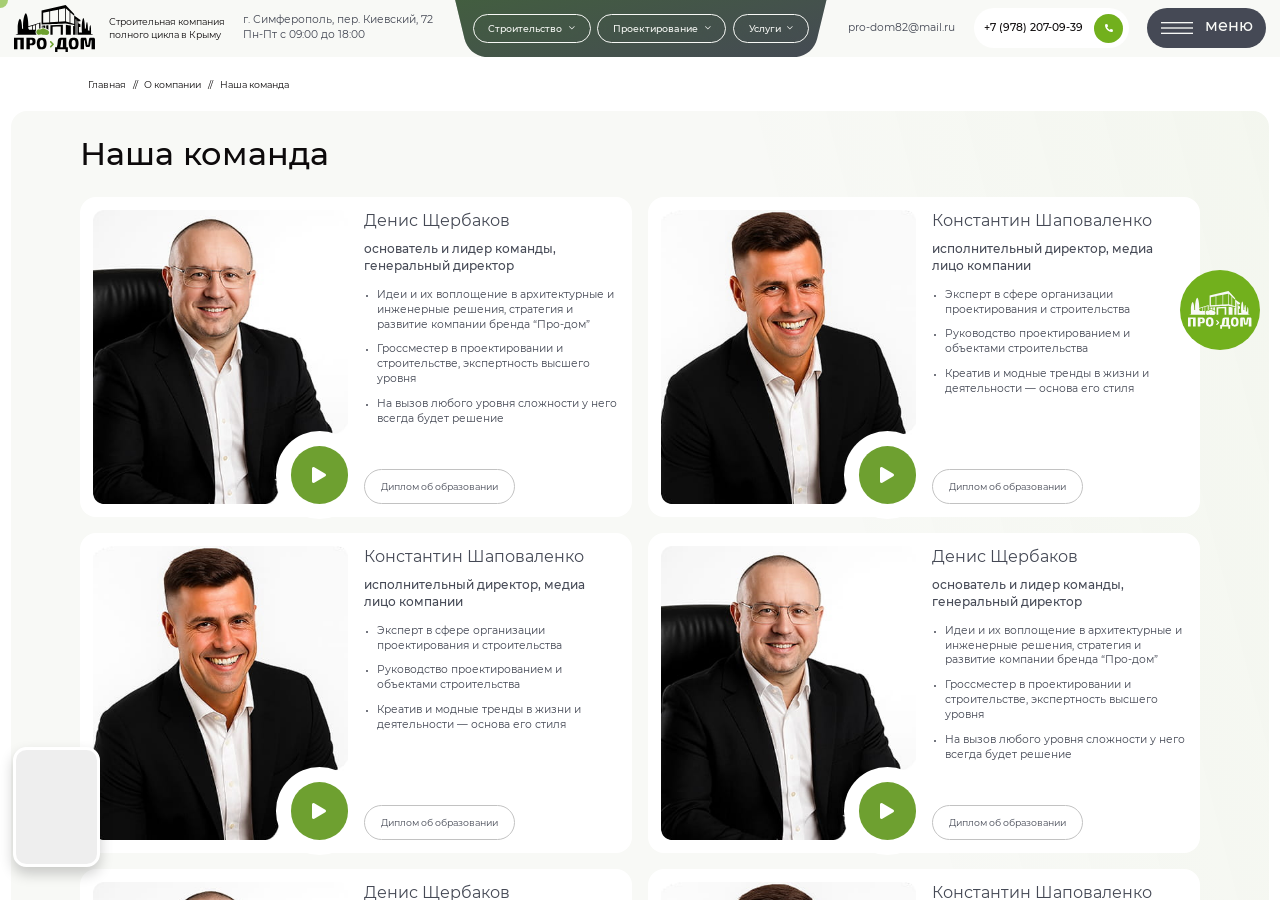
<file: team.html>
<!DOCTYPE html>
<!--[if lt IE 7]><html lang="ru" class="lt-ie9 lt-ie8 lt-ie7"><![endif]-->
<!--[if IE 7]><html lang="ru" class="lt-ie9 lt-ie8"><![endif]-->
<!--[if IE 8]><html lang="ru" class="lt-ie9"><![endif]-->
<!--[if gt IE 8]><!-->
<html lang="ru">
<!--<![endif]-->
<head>
	<meta charset="utf-8" />
	<title>Заголовок</title>
	<meta http-equiv="X-UA-Compatible" content="IE=edge" />
	<meta name="viewport" content="width=device-width, initial-scale=1, maximum-scale=1">
	<meta name="format-detection" content="telephone=no" />
	<link rel="shortcut icon" href="favicon.png" />
	<link rel="stylesheet" href="libs/bootstrap/bootstrap-grid.css" />
	<link rel="stylesheet" href="libs/fontawesome-free-5.12.0-web/css/all.min.css" />
	<link rel="stylesheet" href="libs/fancybox-master/dist/jquery.fancybox.min.css" />
	<link rel="stylesheet" href="libs/fullPage.js-master/dist/fullpage.css" />
	<link rel="stylesheet" href="libs/slick-1.5.9/slick/slick.css" />
	<link rel="stylesheet" href="css/fonts.css?ver=1.18" />
	<link rel="stylesheet" href="css/main.css?ver=1.18" />
	<link rel="stylesheet" href="css/media.css?ver=1.18" />
</head>
<body class="no-scroll">

	<div class="preloader">
		<div class="preloader__logo">
			<img src="img/logo.svg" alt="alt">
		</div>
	</div>
	<div class="btn-up"><i class="far fa-arrow-up"></i></div>

	<div class="wrapper">

		<div class="video-widget" data-state="default">
			<div class="video-widget__container">
				<video id="video-widget__video" loop="" autoplay="" playsinline="" preload="auto" muted="muted" controlslist="nodownload" disablepictureinpicture="" class="video-widget__video" src="img/8053646953074.mp4">
					<source src="img/8053646953074.mp4" type="video/mp4">
				</video>
				<div class="video-widget__close"></div>
				<a class="video-widget__button" href="/">Оставить заявку</a>
			</div>
		</div>

		<div class="flipper">
			<a href="#" class="flipper__wrapper">
				<div class="flipper__item flipper__item--front">
					<img src="img/logo_flip.svg" alt="alt">
				</div>
				<div class="flipper__item flipper__item--back">
					<img src="img/flipper.png" alt="alt">
				</div>
			</a>
			<div class="flipper__text">По всем вопросам можете обращаться к нашему помощнику Бобру Продомовичу</div>
		</div>

		<div class="cursor-circle"></div>

		<div class="fixed-buttons">
			<a href="#" class="fixed-buttons__btn">
				<svg width="18" height="18" viewBox="0 0 18 18" fill="none" xmlns="http://www.w3.org/2000/svg"><g clip-path="url(#clip0_886_4329)"><path d="M18 8.96119V16.5253C17.9996 16.8935 17.8532 17.2464 17.5929 17.5068C17.3325 17.7671 16.9795 17.9135 16.6114 17.9139H12.7616C12.3934 17.9135 12.0404 17.7671 11.7801 17.5068C11.5197 17.2464 11.3733 16.8935 11.373 16.5253V13.9371C11.3731 13.6976 11.3261 13.4605 11.2345 13.2392C11.143 13.0179 11.0087 12.8168 10.8393 12.6474C10.67 12.4781 10.4689 12.3438 10.2476 12.2522C10.0263 12.1607 9.78916 12.1136 9.54967 12.1138H8.46727C8.22778 12.1136 7.9906 12.1607 7.76931 12.2522C7.54801 12.3438 7.34694 12.4781 7.1776 12.6474C7.00825 12.8168 6.87396 13.0179 6.78239 13.2392C6.69083 13.4605 6.6438 13.6976 6.64398 13.9371V16.5253C6.64361 16.8935 6.49719 17.2464 6.23685 17.5068C5.97651 17.7671 5.62352 17.9135 5.25535 17.9139H1.38863C1.02046 17.9135 0.667471 17.7671 0.407133 17.5068C0.146795 17.2464 0.000373591 16.8935 0 16.5253L0 8.96119C7.97086e-05 8.63973 0.0642725 8.32151 0.188822 8.02516C0.313372 7.72881 0.495776 7.46028 0.725363 7.23528L7.30725 0.777574C7.7596 0.334547 8.36755 0.0864258 9.0007 0.0864258C9.63386 0.0864258 10.2418 0.334547 10.6942 0.777574L17.276 7.23528C17.5052 7.46054 17.6872 7.72915 17.8115 8.02547C17.9358 8.32178 17.9999 8.63986 18 8.96119Z" fill="#454955" /></g><defs><clipPath id="clip0_886_4329"><rect width="18" height="18" fill="white" /></clipPath></defs></svg>
				<span>Главная</span>
			</a>
			<a href="#" class="fixed-buttons__btn open-menu">
				<svg width="20" height="18" viewBox="0 0 20 18" fill="none" xmlns="http://www.w3.org/2000/svg"><path d="M14.7273 17.0625C16.8736 17.0625 18.6136 15.4675 18.6136 13.5C18.6136 11.5325 16.8736 9.9375 14.7273 9.9375C12.5809 9.9375 10.8409 11.5325 10.8409 13.5C10.8409 15.4675 12.5809 17.0625 14.7273 17.0625Z" fill="#454955" /><path d="M7.50354 0.9375H2.65908C1.75535 0.9375 1.02272 1.60907 1.02272 2.4375V6.87825C1.02272 7.70668 1.75535 8.37825 2.65908 8.37825H7.50354C8.40728 8.37825 9.1399 7.70668 9.1399 6.87825V2.4375C9.1399 1.60907 8.40728 0.9375 7.50354 0.9375Z" fill="#454955" /><path d="M7.50354 9.62177H2.65908C1.75535 9.62177 1.02272 10.2933 1.02272 11.1218V15.5625C1.02272 16.3909 1.75535 17.0625 2.65908 17.0625H7.50354C8.40728 17.0625 9.1399 16.3909 9.1399 15.5625V11.1218C9.1399 10.2933 8.40728 9.62177 7.50354 9.62177Z" fill="#454955" /><path d="M16.9773 0.9375H12.1328C11.2291 0.9375 10.4964 1.60907 10.4964 2.4375V6.87825C10.4964 7.70668 11.2291 8.37825 12.1328 8.37825H16.9773C17.881 8.37825 18.6136 7.70668 18.6136 6.87825V2.4375C18.6136 1.60907 17.881 0.9375 16.9773 0.9375Z" fill="#454955" /></svg>
				<span>Меню</span>
			</a>
			<a href="#" class="fixed-buttons__btn">
				<svg width="18" height="18" viewBox="0 0 18 18" fill="none" xmlns="http://www.w3.org/2000/svg"><g clip-path="url(#clip0_886_4284)"><path d="M5.0625 2.25V3.375C5.0628 3.59669 5.01935 3.81626 4.93465 4.02113C4.84995 4.226 4.72566 4.41215 4.5689 4.5689C4.41215 4.72566 4.226 4.84995 4.02113 4.93465C3.81626 5.01935 3.59669 5.0628 3.375 5.0625H2.25C2.02831 5.0628 1.80874 5.01935 1.60387 4.93465C1.399 4.84995 1.21286 4.72566 1.0561 4.5689C0.899341 4.41215 0.775052 4.226 0.690352 4.02113C0.605652 3.81626 0.562205 3.59669 0.562502 3.375V2.25C0.562191 2.02831 0.605627 1.80873 0.690321 1.60386C0.775016 1.39898 0.899305 1.21283 1.05607 1.05607C1.21283 0.899305 1.39898 0.775016 1.60386 0.690321C1.80873 0.605627 2.02831 0.562191 2.25 0.562502H3.375C3.59669 0.562191 3.81627 0.605627 4.02115 0.690321C4.22602 0.775016 4.41218 0.899305 4.56894 1.05607C4.7257 1.21283 4.84999 1.39898 4.93468 1.60386C5.01938 1.80873 5.06281 2.02831 5.0625 2.25ZM15.75 6.75H7.875C7.65331 6.74969 7.43373 6.79313 7.22886 6.87782C7.02398 6.96252 6.83783 7.0868 6.68107 7.24357C6.5243 7.40033 6.40002 7.58648 6.31532 7.79136C6.23063 7.99623 6.18719 8.21581 6.1875 8.4375V9.5625C6.18719 9.78419 6.23063 10.0038 6.31532 10.2086C6.40002 10.4135 6.5243 10.5997 6.68107 10.7564C6.83783 10.9132 7.02398 11.0375 7.22886 11.1222C7.43373 11.2069 7.65331 11.2503 7.875 11.25H15.75C15.9717 11.2503 16.1913 11.2069 16.3961 11.1222C16.601 11.0375 16.7872 10.9132 16.9439 10.7564C17.1007 10.5997 17.225 10.4135 17.3097 10.2086C17.3944 10.0038 17.4378 9.78419 17.4375 9.5625V8.4375C17.4378 8.21581 17.3944 7.99623 17.3097 7.79136C17.225 7.58648 17.1007 7.40033 16.9439 7.24357C16.7872 7.0868 16.601 6.96252 16.3961 6.87782C16.1913 6.79313 15.9717 6.74969 15.75 6.75ZM3.375 6.75H2.25C2.02831 6.74969 1.80873 6.79313 1.60386 6.87782C1.39898 6.96252 1.21283 7.0868 1.05607 7.24357C0.899305 7.40033 0.775016 7.58648 0.690321 7.79136C0.605627 7.99623 0.562191 8.21581 0.562502 8.4375V9.5625C0.562191 9.78419 0.605627 10.0038 0.690321 10.2086C0.775016 10.4135 0.899305 10.5997 1.05607 10.7564C1.21283 10.9132 1.39898 11.0375 1.60386 11.1222C1.80873 11.2069 2.02831 11.2503 2.25 11.25H3.375C3.59669 11.2503 3.81627 11.2069 4.02115 11.1222C4.22602 11.0375 4.41218 10.9132 4.56894 10.7564C4.7257 10.5997 4.84999 10.4135 4.93468 10.2086C5.01938 10.0038 5.06281 9.78419 5.0625 9.5625V8.4375C5.06281 8.21581 5.01938 7.99623 4.93468 7.79136C4.84999 7.58648 4.7257 7.40033 4.56894 7.24357C4.41218 7.0868 4.22602 6.96252 4.02115 6.87782C3.81627 6.79313 3.59669 6.74969 3.375 6.75ZM3.375 12.9375H2.25C2.02831 12.9372 1.80873 12.9806 1.60386 13.0653C1.39898 13.15 1.21283 13.2743 1.05607 13.4311C0.899305 13.5878 0.775016 13.774 0.690321 13.9789C0.605627 14.1837 0.562191 14.4033 0.562502 14.625V15.75C0.562191 15.9717 0.605627 16.1913 0.690321 16.3961C0.775016 16.601 0.899305 16.7872 1.05607 16.9439C1.21283 17.1007 1.39898 17.225 1.60386 17.3097C1.80873 17.3944 2.02831 17.4378 2.25 17.4375H3.375C3.59669 17.4378 3.81627 17.3944 4.02115 17.3097C4.22602 17.225 4.41218 17.1007 4.56894 16.9439C4.7257 16.7872 4.84999 16.601 4.93468 16.3961C5.01938 16.1913 5.06281 15.9717 5.0625 15.75V14.625C5.06281 14.4033 5.01938 14.1837 4.93468 13.9789C4.84999 13.774 4.7257 13.5878 4.56894 13.4311C4.41218 13.2743 4.22602 13.15 4.02115 13.0653C3.81627 12.9806 3.59669 12.9372 3.375 12.9375ZM15.75 0.562502H7.875C7.65331 0.562191 7.43373 0.605627 7.22886 0.690321C7.02398 0.775016 6.83783 0.899305 6.68107 1.05607C6.5243 1.21283 6.40002 1.39898 6.31532 1.60386C6.23063 1.80873 6.18719 2.02831 6.1875 2.25V3.375C6.18721 3.59669 6.23065 3.81626 6.31535 4.02113C6.40005 4.226 6.52434 4.41215 6.6811 4.5689C6.83786 4.72566 7.024 4.84995 7.22887 4.93465C7.43374 5.01935 7.65331 5.0628 7.875 5.0625H15.75C15.9717 5.0628 16.1913 5.01935 16.3961 4.93465C16.601 4.84995 16.7871 4.72566 16.9439 4.5689C17.1007 4.41215 17.225 4.226 17.3097 4.02113C17.3944 3.81626 17.4378 3.59669 17.4375 3.375V2.25C17.4378 2.02831 17.3944 1.80873 17.3097 1.60386C17.225 1.39898 17.1007 1.21283 16.9439 1.05607C16.7872 0.899305 16.601 0.775016 16.3961 0.690321C16.1913 0.605627 15.9717 0.562191 15.75 0.562502ZM15.75 12.9375H7.875C7.65331 12.9372 7.43373 12.9806 7.22886 13.0653C7.02398 13.15 6.83783 13.2743 6.68107 13.4311C6.5243 13.5878 6.40002 13.774 6.31532 13.9789C6.23063 14.1837 6.18719 14.4033 6.1875 14.625V15.75C6.18719 15.9717 6.23063 16.1913 6.31532 16.3961C6.40002 16.601 6.5243 16.7872 6.68107 16.9439C6.83783 17.1007 7.02398 17.225 7.22886 17.3097C7.43373 17.3944 7.65331 17.4378 7.875 17.4375H15.75C15.9717 17.4378 16.1913 17.3944 16.3961 17.3097C16.601 17.225 16.7872 17.1007 16.9439 16.9439C17.1007 16.7872 17.225 16.601 17.3097 16.3961C17.3944 16.1913 17.4378 15.9717 17.4375 15.75V14.625C17.4378 14.4033 17.3944 14.1837 17.3097 13.9789C17.225 13.774 17.1007 13.5878 16.9439 13.4311C16.7872 13.2743 16.601 13.15 16.3961 13.0653C16.1913 12.9806 15.9717 12.9372 15.75 12.9375Z" fill="#454955" /></g><defs><clipPath id="clip0_886_4284"><rect width="18" height="18" fill="white" /></clipPath></defs></svg>
				<span>Услуги</span>
			</a>
			<a href="#" class="fixed-buttons__btn">
				<svg width="18" height="18" viewBox="0 0 18 18" fill="none" xmlns="http://www.w3.org/2000/svg"><g clip-path="url(#clip0_886_4286)"><path d="M8.12194 0H1.53657C0.687937 0 0 0.687937 0 1.53657V8.12194C0 8.24316 0.0982969 8.34145 0.219516 8.34145H8.12197C8.24319 8.34145 8.34149 8.24316 8.34149 8.12194V0.219516C8.34145 0.0982969 8.24316 0 8.12194 0ZM5.57561 4.82927H4.82927V5.57561C4.82927 5.9393 4.53442 6.23415 4.17073 6.23415C3.80704 6.23415 3.51218 5.9393 3.51218 5.57561V4.82927H2.76585C2.40216 4.82927 2.1073 4.53442 2.1073 4.17073C2.1073 3.80704 2.40216 3.51218 2.76585 3.51218H3.51218V2.76585C3.51218 2.40216 3.80704 2.1073 4.17073 2.1073C4.53442 2.1073 4.82927 2.40216 4.82927 2.76585V3.51218H5.57561C5.9393 3.51218 6.23415 3.80704 6.23415 4.17073C6.23415 4.53442 5.9393 4.82927 5.57561 4.82927Z" fill="#454955" /><path d="M16.4634 0H9.87806C9.75684 0 9.65854 0.0982969 9.65854 0.219516V8.12197C9.65854 8.24319 9.75684 8.34149 9.87806 8.34149H17.7805C17.9017 8.34149 18 8.24319 18 8.12197V1.53657C18 0.687937 17.3121 0 16.4634 0ZM15.2341 4.82927H12.4244C12.0607 4.82927 11.7658 4.53442 11.7658 4.17073C11.7658 3.80704 12.0607 3.51218 12.4244 3.51218H15.2341C15.5978 3.51218 15.8927 3.80704 15.8927 4.17073C15.8927 4.53442 15.5978 4.82927 15.2341 4.82927Z" fill="#454955" /><path d="M8.12194 9.65854H0.219516C0.0982969 9.65854 0 9.75684 0 9.87806V16.4634C0 17.3121 0.687937 18 1.53657 18H8.12194C8.24316 18 8.34145 17.9017 8.34145 17.7805V9.87806C8.34145 9.75684 8.24316 9.65854 8.12194 9.65854ZM5.62975 14.357C5.88691 14.6142 5.88691 15.0311 5.62975 15.2883C5.37258 15.5454 4.95563 15.5455 4.69846 15.2883L4.17076 14.7605L3.643 15.2883C3.38586 15.5455 2.96888 15.5455 2.71171 15.2883C2.45454 15.0311 2.45454 14.6142 2.71171 14.357L3.23947 13.8292L2.71171 13.3015C2.45454 13.0443 2.45454 12.6273 2.71171 12.3702C2.96888 12.113 3.38586 12.113 3.643 12.3702L4.17076 12.8979L4.69853 12.3702C4.95566 12.113 5.37265 12.113 5.62982 12.3702C5.88698 12.6273 5.88698 13.0443 5.62982 13.3015L5.10205 13.8292L5.62975 14.357Z" fill="#454955" /><path d="M17.7805 9.65854H9.87806C9.75684 9.65854 9.65854 9.75684 9.65854 9.87806V17.7805C9.65854 17.9017 9.75684 18 9.87806 18H16.4634C17.3121 18 18 17.3121 18 16.4634V9.87806C18 9.75684 17.9017 9.65854 17.7805 9.65854ZM15.2341 15.4976H12.4244C12.0607 15.4976 11.7658 15.2027 11.7658 14.839C11.7658 14.4753 12.0607 14.1805 12.4244 14.1805H15.2341C15.5978 14.1805 15.8927 14.4753 15.8927 14.839C15.8927 15.2027 15.5978 15.4976 15.2341 15.4976ZM15.2341 13.4781H12.4244C12.0607 13.4781 11.7658 13.1832 11.7658 12.8195C11.7658 12.4558 12.0607 12.161 12.4244 12.161H15.2341C15.5978 12.161 15.8927 12.4558 15.8927 12.8195C15.8927 13.1832 15.5978 13.4781 15.2341 13.4781Z" fill="#454955" /></g><defs><clipPath id="clip0_886_4286"><rect width="18" height="18" fill="white" /></clipPath></defs></svg>
				<span>Расчёт</span>
			</a>
			<a href="#" class="fixed-buttons__btn">
				<svg width="18" height="18" viewBox="0 0 18 18" fill="none" xmlns="http://www.w3.org/2000/svg"><g clip-path="url(#clip0_886_4320)"><path d="M8.99998 12.8889C8.72868 13.2641 8.36629 13.5691 7.94565 13.7717L8.25038 14.6859H9.74959L10.0543 13.7717C9.63368 13.5691 9.27129 13.2641 8.99998 12.8889Z" fill="#454955" /><path d="M8.71757 9.60238H9.28239C9.93155 9.60238 10.1672 9.09335 10.1672 8.75121C10.1672 8.39764 9.98225 8.39764 9.84725 8.39764H8.15272C8.01772 8.39764 7.83279 8.39764 7.83279 8.75121C7.83279 9.09335 8.06841 9.60238 8.71757 9.60238Z" fill="#454955" /><path d="M8.47266 11.2594V10.6427C8.11583 10.6021 7.33247 10.4039 6.94488 9.52737H6.74062C5.78556 9.52737 5.00858 10.3044 5.00858 11.2594C5.00858 12.2145 5.78556 12.9915 6.74062 12.9915C7.69567 12.9915 8.47266 12.2144 8.47266 11.2594Z" fill="#454955" /><path d="M8.99999 0C5.98292 0 0.56485 3.25902 0.56485 9.56482C0.56485 14.216 4.34882 18 8.99999 18C13.6512 18 17.4351 14.216 17.4351 9.56482C17.4351 3.22516 11.9778 0 8.99999 0ZM12.9539 6.21327C13.245 6.21327 13.4813 6.44955 13.4813 6.74061C13.4813 7.03164 13.245 7.26796 12.9539 7.26796C12.6629 7.26796 12.4266 7.03164 12.4266 6.74061C12.4266 6.44959 12.6629 6.21327 12.9539 6.21327ZM5.04608 6.21327C5.33713 6.21327 5.57342 6.44955 5.57342 6.74061C5.57342 7.03164 5.33713 7.26796 5.04608 7.26796C4.75502 7.26796 4.51873 7.03164 4.51873 6.74061C4.51873 6.44959 4.75505 6.21327 5.04608 6.21327ZM11.2594 14.0461C11.198 14.0461 11.1371 14.0439 11.0767 14.04L10.63 15.3801C10.5582 15.5954 10.3567 15.7406 10.1297 15.7406H7.87035C7.64335 15.7406 7.44187 15.5954 7.37008 15.3801L6.92342 14.04C6.86299 14.044 6.80209 14.0461 6.74071 14.0461C5.2041 14.0461 3.95398 12.796 3.95398 11.2594C3.95398 9.72274 5.20403 8.47266 6.74061 8.47266H6.79985C6.90883 7.78658 7.42492 7.34295 8.15269 7.34295H9.84722C10.575 7.34295 11.0911 7.78658 11.2001 8.47266H11.2593C12.7959 8.47266 14.046 9.72278 14.046 11.2594C14.046 12.796 12.796 14.0461 11.2594 14.0461Z" fill="#454955" /><path d="M11.2594 9.52734H11.0551C10.6678 10.4032 9.88534 10.6019 9.52734 10.6427V11.2594C9.52734 12.2144 10.3043 12.9914 11.2594 12.9914C12.2144 12.9914 12.9914 12.2144 12.9914 11.2594C12.9914 10.3043 12.2144 9.52734 11.2594 9.52734Z" fill="#454955" /><path d="M2.93456 1.64377C3.35436 1.25515 3.80763 0.897961 4.28227 0.578707C3.8875 0.219199 3.36273 0 2.78673 0C1.55963 0 0.56485 0.994781 0.56485 2.22187C0.56485 2.81264 0.795862 3.34912 1.17189 3.74713C1.66106 2.9815 2.25038 2.27711 2.93456 1.64377Z" fill="#454955" /><path d="M16.8287 3.74646C17.2044 3.34853 17.4351 2.81232 17.4351 2.22187C17.4351 0.994746 16.4404 0 15.2133 0C14.6366 0 14.1114 0.219727 13.7165 0.579973C14.1854 0.894973 14.6333 1.24678 15.0486 1.62911C15.7403 2.26593 16.3355 2.97499 16.8287 3.74646Z" fill="#454955" /></g><defs><clipPath id="clip0_886_4320"><rect width="18" height="18" fill="white" /></clipPath></defs></svg>
				<span>Бобёр</span>
			</a>
		</div>

		<header class="header">
			<div class="header__wrapper">
				<div class="logo-wrap">
					<a href="#" class="logo">
						<img src="img/logo.svg" alt="alt">
					</a>
					<div class="logo-descr">Строительная компания полного цикла в Крыму</div>
				</div>
				<div class="header__location">г. Симферополь, пер. Киевский, 72 <br>Пн-Пт с 09:00 до 18:00</div>
				<nav class="menu">
					<ul class="menu__list">
						<li class="menu__haschild">
							<a href="#">Строительство <i class="far fa-chevron-down"></i></a>
							<ul>
								<li class="menu__haschild">
									<a href="#">Частное</a>
									<i class="far fa-chevron-right"></i>
									<ul>
										<li><a href="#">Дом из ракушечника</a></li>
										<li><a href="#">Дом из газоблока</a></li>
										<li><a href="#">Дом каркасный деревянный</a></li>
										<li><a href="#">Дом из бетона</a></li>
										<li><a href="#">Дом из ЛСТК</a></li>
									</ul>
								</li>
								<li class="menu__haschild">
									<a href="#">Коммерческое</a>
									<i class="far fa-chevron-right"></i>
									<ul>
										<li><a href="#">Магазины</a></li>
										<li><a href="#">СТО, автомойки</a></li>
										<li><a href="#">Офисы</a></li>
										<li><a href="#">Отели</a></li>
										<li class="menu__haschild">
											<a href="#">Склады</a>
											<i class="far fa-chevron-right"></i>
											<ul>
												<li><a href="#">Теплые</a></li>
												<li><a href="#">Холодные</a></li>
											</ul>
										</li>
										<li class="menu__haschild">
											<a href="#">Сельхоз объекты</a>
											<i class="far fa-chevron-right"></i>
											<ul>
												<li><a href="#">Ангары</a></li>
												<li><a href="#">Фермы</a></li>
												<li><a href="#">Навесы для спец. техники</a></li>
											</ul>
										</li>
									</ul>
								</li>
								<li class="menu__haschild">
									<a href="#">Реконструкция</a>
									<i class="far fa-chevron-right"></i>
									<ul>
										<li><a href="#">С увеличением площади</a></li>
										<li><a href="#">С увеличением этажности</a></li>
										<li><a href="#">Полная реконструкция</a></li>
									</ul>
								</li>
							</ul>
						</li>
						<li class="menu__haschild">
							<a href="#">Проектирование <i class="far fa-chevron-down"></i></a>
							<ul>
								<li><a href="#">Готовые проекты</a></li>
								<li><a href="#">Проектирование частных домов</a></li>
								<li><a href="#">Коммерческое проектирование</a></li>
							</ul>
						</li>
						<li class="menu__haschild">
							<a href="#">Услуги <i class="far fa-chevron-down"></i></a>
							<ul>
								<li><a href="#">Благоустройство двора дома</a></li>
								<li><a href="#">Аренда оборудования</a></li>
								<li><a href="#">Дизайн-проект</a></li>
								<li><a href="#">Дизайн-ремонт</a></li>
							</ul>
						</li>
					</ul>
				</nav>
				<a href="mailto:pro-dom82@mail.ru" class="header__mail">pro-dom82@mail.ru</a>
				<a href="tel:+79782070939" class="phone-main">+7 (978) 207-09-39 <i class="fas fa-phone-alt"></i></a>
				<div class="btn-menu">
					<div class="btn-menu__icon"></div>
					<div class="btn-menu__text">
							<div class="btn-menu__text-inner">
							<span>меню</span>
							<span>меню</span>
							<span>меню</span>
							<span>меню</span>
						</div>
					</div>
				</div>
			</div>
			<div class="menu-dropdown">
				<div class="container">
					<div class="menu-wrap">
						<div class="menu-wrap__close"><i class="fal fa-times"></i></div>
						<div class="unit-menu">
							<ul class="navigation">
								<li class="navigation__haschild">
									<a href="#">Строительство</a>
									<ul>
										<li class="navigation__haschild">
											<a href="#">Частное</a>
											<i class="far fa-chevron-down"></i>
											<ul>
												<li><a href="#">Дом из ракушечника</a></li>
												<li><a href="#">Дом из газоблока</a></li>
												<li><a href="#">Дом каркасный деревянный</a></li>
												<li><a href="#">Дом из бетона</a></li>
												<li><a href="#">Дом из ЛСТК</a></li>
											</ul>
										</li>
										<li class="navigation__haschild">
											<a href="#">Коммерческое</a>
											<i class="far fa-chevron-down"></i>
											<ul>
												<li><a href="#">Магазины</a></li>
												<li><a href="#">СТО, автомойки</a></li>
												<li><a href="#">Офисы</a></li>
												<li><a href="#">Отели</a></li>
												<li class="navigation__haschild">
													<a href="#">Склады</a>
													<i class="far fa-chevron-down"></i>
													<ul>
														<li><a href="#">Теплые</a></li>
														<li><a href="#">Холодные</a></li>
													</ul>
												</li>
												<li class="navigation__haschild">
													<a href="#">Сельхоз объекты</a>
													<i class="far fa-chevron-down"></i>
													<ul>
														<li><a href="#">Ангары</a></li>
														<li><a href="#">Фермы</a></li>
														<li><a href="#">Навесы для спец. техники</a></li>
													</ul>
												</li>
											</ul>
										</li>
										<li class="navigation__haschild">
											<a href="#">Реконструкция</a>
											<i class="far fa-chevron-down"></i>
											<ul>
												<li><a href="#">С увеличением площади</a></li>
												<li><a href="#">С увеличением этажности</a></li>
												<li><a href="#">Полная реконструкция</a></li>
											</ul>
										</li>
									</ul>
								</li>
							</ul>
						</div>
						<div class="unit-menu">
							<ul class="navigation">
								<li class="navigation__haschild">
									<a href="#">Проектирование</a>
									<ul>
										<li><a href="#">Готовые проекты</a></li>
										<li><a href="#">Проектирование частных домов</a></li>
										<li><a href="#">Коммерческое проектирование</a></li>
									</ul>
								</li>
							</ul>
						</div>
						<div class="unit-menu">
							<ul class="navigation">
								<li><a href="#">Условия оплаты</a></li>
								<li><a href="#">Наши работы</a></li>
								<li><a href="#">Блог</a></li>
								<li><a href="#">Контакты</a></li>
							</ul>
						</div>
						<div class="unit-menu">
							<ul class="navigation">
								<li class="navigation__haschild">
									<a href="#">Услуги</a>
									<ul>
										<li><a href="#">Благоустройство двора дома</a></li>
										<li><a href="#">Аренда оборудования</a></li>
										<li><a href="#">Дизайн-проект</a></li>
										<li><a href="#">Дизайн-ремонт</a></li>
									</ul>
								</li>
							</ul>
						</div>
						<div class="unit-menu">
							<ul class="navigation">
								<li class="navigation__haschild">
									<a href="#">О компании</a>
									<ul>
										<li><a href="#">Документы</a></li>
										<li><a href="#">Команда</a></li>
									</ul>
								</li>
							</ul>
						</div>
					</div>
				</div>
			</div>
		</header>

		<div id="fullpage">				

			<section class="page-team section">
				<div class="container">
					<ul class="breadcrumbs">
						<li><a href="#">Главная</a></li>
						<li><a href="#">О компании</a></li>
						<li>Наша команда</li>
					</ul>
				</div>
				<div class="team-main">
					<div class="container">
						<h1 class="title-main">Наша команда</h1>
						<div class="row row--main">
							<div class="col-lg-6">
								<div class="item-team">
									<div class="item-team__image">
										<img src="img/team1.jpg" alt="alt">
										<a href="https://www.youtube.com/embed/E8d_JvMpoY4" class="item-team__video fancybox"><i class="fas fa-play"></i></a>
									</div>
									<div class="item-team__content">
										<div class="title-small">Денис Щербаков</div>
										<div class="item-team__descr">основатель и лидер команды, генеральный директор</div>
										<ul>
											<li>Идеи и их воплощение в архитектурные и инженерные решения, стратегия и развитие компании бренда “Про-дом”</li>
											<li>Гроссместер в проектировании и строительстве, экспертность высшего уровня</li>
											<li>На вызов любого уровня сложности у него всегда будет решение</li>
										</ul>
										<a href="#" class="btn-main btn-main--simple">Диплом об образовании</a>
									</div>
								</div>
							</div>
							<div class="col-lg-6">
								<div class="item-team">
									<div class="item-team__image">
										<img src="img/team2.jpg" alt="alt">
										<a href="https://www.youtube.com/embed/E8d_JvMpoY4" class="item-team__video fancybox"><i class="fas fa-play"></i></a>
									</div>
									<div class="item-team__content">
										<div class="title-small">Константин Шаповаленко</div>
										<div class="item-team__descr">исполнительный директор, медиа лицо компании</div>
										<ul>
											<li>Эксперт в сфере организации проектирования и строительства</li>
											<li>Руководство проектированием и объектами строительства</li>
											<li>Креатив и модные тренды в жизни и деятельности — основа его стиля</li>
										</ul>
										<a href="#" class="btn-main btn-main--simple">Диплом об образовании</a>
									</div>
								</div>
							</div>
							<div class="col-lg-6">
								<div class="item-team">
									<div class="item-team__image">
										<img src="img/team2.jpg" alt="alt">
										<a href="https://www.youtube.com/embed/E8d_JvMpoY4" class="item-team__video fancybox"><i class="fas fa-play"></i></a>
									</div>
									<div class="item-team__content">
										<div class="title-small">Константин Шаповаленко</div>
										<div class="item-team__descr">исполнительный директор, медиа лицо компании</div>
										<ul>
											<li>Эксперт в сфере организации проектирования и строительства</li>
											<li>Руководство проектированием и объектами строительства</li>
											<li>Креатив и модные тренды в жизни и деятельности — основа его стиля</li>
										</ul>
										<a href="#" class="btn-main btn-main--simple">Диплом об образовании</a>
									</div>
								</div>
							</div>
							<div class="col-lg-6">
								<div class="item-team">
									<div class="item-team__image">
										<img src="img/team1.jpg" alt="alt">
										<a href="https://www.youtube.com/embed/E8d_JvMpoY4" class="item-team__video fancybox"><i class="fas fa-play"></i></a>
									</div>
									<div class="item-team__content">
										<div class="title-small">Денис Щербаков</div>
										<div class="item-team__descr">основатель и лидер команды, генеральный директор</div>
										<ul>
											<li>Идеи и их воплощение в архитектурные и инженерные решения, стратегия и развитие компании бренда “Про-дом”</li>
											<li>Гроссместер в проектировании и строительстве, экспертность высшего уровня</li>
											<li>На вызов любого уровня сложности у него всегда будет решение</li>
										</ul>
										<a href="#" class="btn-main btn-main--simple">Диплом об образовании</a>
									</div>
								</div>
							</div>
							<div class="col-lg-6">
								<div class="item-team">
									<div class="item-team__image">
										<img src="img/team1.jpg" alt="alt">
										<a href="https://www.youtube.com/embed/E8d_JvMpoY4" class="item-team__video fancybox"><i class="fas fa-play"></i></a>
									</div>
									<div class="item-team__content">
										<div class="title-small">Денис Щербаков</div>
										<div class="item-team__descr">основатель и лидер команды, генеральный директор</div>
										<ul>
											<li>Идеи и их воплощение в архитектурные и инженерные решения, стратегия и развитие компании бренда “Про-дом”</li>
											<li>Гроссместер в проектировании и строительстве, экспертность высшего уровня</li>
											<li>На вызов любого уровня сложности у него всегда будет решение</li>
										</ul>
										<a href="#" class="btn-main btn-main--simple">Диплом об образовании</a>
									</div>
								</div>
							</div>
							<div class="col-lg-6">
								<div class="item-team">
									<div class="item-team__image">
										<img src="img/team2.jpg" alt="alt">
										<a href="https://www.youtube.com/embed/E8d_JvMpoY4" class="item-team__video fancybox"><i class="fas fa-play"></i></a>
									</div>
									<div class="item-team__content">
										<div class="title-small">Константин Шаповаленко</div>
										<div class="item-team__descr">исполнительный директор, медиа лицо компании</div>
										<ul>
											<li>Эксперт в сфере организации проектирования и строительства</li>
											<li>Руководство проектированием и объектами строительства</li>
											<li>Креатив и модные тренды в жизни и деятельности — основа его стиля</li>
										</ul>
										<a href="#" class="btn-main btn-main--simple">Диплом об образовании</a>
									</div>
								</div>
							</div>
							<div class="col-lg-6">
								<div class="item-team">
									<div class="item-team__image">
										<img src="img/team2.jpg" alt="alt">
										<a href="https://www.youtube.com/embed/E8d_JvMpoY4" class="item-team__video fancybox"><i class="fas fa-play"></i></a>
									</div>
									<div class="item-team__content">
										<div class="title-small">Константин Шаповаленко</div>
										<div class="item-team__descr">исполнительный директор, медиа лицо компании</div>
										<ul>
											<li>Эксперт в сфере организации проектирования и строительства</li>
											<li>Руководство проектированием и объектами строительства</li>
											<li>Креатив и модные тренды в жизни и деятельности — основа его стиля</li>
										</ul>
										<a href="#" class="btn-main btn-main--simple">Диплом об образовании</a>
									</div>
								</div>
							</div>
							<div class="col-lg-6">
								<div class="item-team">
									<div class="item-team__image">
										<img src="img/team1.jpg" alt="alt">
										<a href="https://www.youtube.com/embed/E8d_JvMpoY4" class="item-team__video fancybox"><i class="fas fa-play"></i></a>
									</div>
									<div class="item-team__content">
										<div class="title-small">Денис Щербаков</div>
										<div class="item-team__descr">основатель и лидер команды, генеральный директор</div>
										<ul>
											<li>Идеи и их воплощение в архитектурные и инженерные решения, стратегия и развитие компании бренда “Про-дом”</li>
											<li>Гроссместер в проектировании и строительстве, экспертность высшего уровня</li>
											<li>На вызов любого уровня сложности у него всегда будет решение</li>
										</ul>
										<a href="#" class="btn-main btn-main--simple">Диплом об образовании</a>
									</div>
								</div>
							</div>
						</div>
					</div>
				</div>
			</section>

			<section class="consultation consultation--architector consultation--page section">
				<div class="consultation__main">
					<div class="container">
						<div class="row">
							<div class="col-lg-4">
								<div class="consultation__content">
									<h1 class="title-section">Получите подробную консультацию архитектора</h1>
									<div class="title-small">Оставьте заявку и мы свяжемся с Вами в ближайшее время</div>
									<ul class="socials-list socials-list--main">
										<li><a href="#" target="_blank"><img src="img/tg.svg" alt="alt"></a></li>
										<li><a href="#" target="_blank"><img src="img/wp.svg" alt="alt"></a></li>
										<li><a href="#" target="_blank"><img src="img/max.svg" alt="alt"></a></li>
									</ul>
								</div>
							</div>
							<div class="col-lg-4">
								
							</div>
							<div class="col-lg-4">
								<div class="consultation__form">
									<div class="title-middle">Просто напишите контакты <br>и мы перезвоним</div>
									<form>
										<div class="row">
											<div class="col-md-6">
												<div class="item-form">
													<input type="text" placeholder="Ваше имя" required>
												</div>
											</div>
											<div class="col-md-6">
												<div class="item-form">
													<input type="tel" placeholder="Телефон" class="input-phone" inputmode="numeric" required>
												</div>
											</div>
											<div class="col-md-6">
												<div class="item-form">
													<input type="email" placeholder="Почта" inputmode="email" required>
												</div>
											</div>
											<div class="col-md-6">
												<div class="file-upload">
													<label><input type="file" name="file"><i class="fal fa-paperclip"></i> Прикрепить проект</label>
													<div class="name-upload"></div>
												</div>
											</div>
											<div class="col-12">
												<div class="item-form">
													<textarea placeholder="Комментарий"></textarea>
												</div>
											</div>
											<div class="col-12">
												<div class="btn-main">
													<input type="submit" value="Хочу построить дом">
												</div>
											</div>
										</div>
										<div class="checkbox">
											<label>
												<input type="checkbox" checked required />
												<span>Я даю согласие на обработку моих персональных данных ООО “Про-Дом” (ИНН: 9102050864) в целях обработки заявки и обратной связи. Политика конфиденциальности — <a href="#">по ссылке</a>.</span>
											</label>
										</div>
									</form>
								</div>
							</div>
						</div>
					</div>
					<div class="consultation__person">
						<img src="img/consultant.png" alt="alt">
					</div>
				</div>
			</section>

			<footer class="footer section--end section">
				<div class="footer__main">
					<div class="container">
						<div class="row">
							<div class="col-lg-2">
								<div class="footer__column">
									<div class="footer__logo">
										<a href="#" class="logo">
											<img src="img/logo2.svg" alt="alt">
										</a>
										<div class="logo-descr">Строительная компания полного цикла в Крыму</div>
									</div>
									<div class="requisites">
										<p class="show-mobile">ООО «Про-Дом»</p>
										<p class="hidden-mobile">Общество с ограниченной ответственностью «Про-Дом»</p>
										<p>ОГРЮЛ 1259100009222</p>
										<p>ИНН 9102305978</p>
										<p>Юридический и фактический адрес: 295014, Республика Крым, г. Симферополь, пер. Киевский, 72</p>
									</div>
								</div>
							</div>
							<div class="col-lg-3">
								<div class="footer__column">
									<div class="footer__title">Строительство</div>
									<div class="footer__content">
										<ul class="footer__nav footer__nav--tree">
											<li class="footer__haschild">
												<a href="#">Частное</a>
												 <i class="far fa-chevron-down"></i>
												<ul>
													<li><a href="#">Дом из ракушечника</a></li>
													<li><a href="#">Дом из газоблока</a></li>
													<li><a href="#">Дом каркасный</a></li>
													<li><a href="#">Дом из бетона</a></li>
													<li><a href="#">Дом из ЛСТК</a></li>
												</ul>
											</li>
											<li class="footer__haschild">
												<a href="#">Коммерческое</a>
												 <i class="far fa-chevron-down"></i>
												<ul>
													<li><a href="#">Магазины</a></li>
													<li><a href="#">СТО, автомойки</a></li>
													<li><a href="#">Офисы</a></li>
													<li><a href="#">Отели</a></li>
													<li>
														<a href="#">Склады</a>
														<ul>
															<li><a href="#">Теплые</a></li>
															<li><a href="#">Холодные</a></li>
														</ul>
													</li>
													<li>
														<a href="#">Сельхоз объекты</a>
														<ul>
															<li><a href="#">Ангары</a></li>
															<li><a href="#">Фермы</a></li>
															<li><a href="#">Навесы для спец. техники</a></li>
														</ul>
													</li>
												</ul>
											</li>
										</ul>
									</div>
								</div>
							</div>
							<div class="col-lg-2">
								<div class="footer__column">
									<div class="footer__title">Реконструкция </div>
									<div class="footer__content">
										<ul class="footer__nav">
											<li><a href="#">С увеличением площади</a></li>
											<li><a href="#">С увеличением этажности</a></li>
											<li><a href="#">Полная реконструкция</a></li>
										</ul>
									</div>
									<div class="footer__title">Проектирование </div>
									<div class="footer__content">
										<ul class="footer__nav">
											<li><a href="#">Готовые проекты</a></li>
											<li><a href="#">Проектирование частных домов</a></li>
											<li><a href="#">Коммерческое проектирование</a></li>
										</ul>
									</div>
									<div class="footer__title">Услуги</div>
									<div class="footer__content">
										<ul class="footer__nav">
											<li><a href="#">Реконструкция</a></li>
											<li><a href="#">Дизайн-проект</a></li>
											<li><a href="#">Дизайн-ремонт</a></li>
											<li><a href="#">Аренда оборудования</a></li>
										</ul>
									</div>
								</div>
							</div>
							<div class="col-lg-3">
								<div class="footer__column">
									<ul class="footer__nav footer__nav--main">
										<li><a href="#">Наши работы</a></li>
										<li><a href="#">О компании</a></li>
										<li><a href="#">Блог</a></li>
										<li><a href="#">Контакты</a></li>
									</ul>
								</div>
							</div>
							<div class="col-lg-2">
								<div class="footer__column">
									<a href="tel:+79782070939" class="footer__phone">+7 (978) 207-09-39</a>
									<div class="footer__socials">
										<ul class="socials-list">
											<li><a href="#" target="_blank"><img src="img/tg.svg" alt="alt"></a></li>
											<li><a href="#" target="_blank"><img src="img/wp.svg" alt="alt"></a></li>
											<li><a href="#" target="_blank"><img src="img/max.svg" alt="alt"></a></li>
										</ul>
										<ul class="socials-list socials-list--page">
											<li><a href="#" target="_blank"><img src="img/vk.svg" alt="alt"></a></li>
											<li><a href="#" target="_blank"><img src="img/rutube.svg" alt="alt"></a></li>
											<li><a href="#" target="_blank"><img src="img/insta.svg" alt="alt"></a></li>
										</ul>
									</div>
									<div class="footer__contact">
										<p>г. Симферополь, <br class="hidden-mobile">пер. Киевский, 72</p>
										<p>График работы: <br>Пн-Пт с 09:00 до 18:00</p>
										<p><a href="mailto:pro-dom82@mail.ru">pro-dom82@mail.ru</a></p>
									</div>
								</div>
							</div>
						</div>
					</div>
					<div class="footer__bottom">
						<div class="container">
							<div class="footer__wrapper">
								<div class="footer__links">
									<a href="#">Политика конфиденциальности</a>
									<a href="#">Согласие на обработку персональных данных</a>
								</div>
								<div class="copyright">© Copyright 2026 г.</div>
								<div class="create">Сделано в <a href="#" target="_blank"><img src="img/sheer.svg" alt="alt"></a></div>
							</div>
						</div>
					</div>
				</div>
			</footer>

		</div>
		
	</div>


	<script src="libs/jquery/jquery-3.6.0.min.js"></script>
	<script src="libs/fancybox-master/dist/jquery.fancybox.min.js"></script>
	<script src="libs/slick-1.5.9/slick/slick.min.js"></script>
	<script src="libs/fullPage.js-master/dist/fullpage.js"></script>
	<script src="libs/mask/jquery.maskedinput.js"></script>
	<script src="js/common.js?ver=1.18"></script>
	<!-- Yandex.Metrika counter --><!-- /Yandex.Metrika counter -->
	<!-- Google Analytics counter --><!-- /Google Analytics counter -->
</body>
</html>
</file>
<file: libs/fullPage.js-master/dist/fullpage.css>
/*!
 * fullPage 4.0.22
 * https://github.com/alvarotrigo/fullPage.js
 *
 * @license GPLv3 for open source use only
 * or Fullpage Commercial License for commercial use
 * http://alvarotrigo.com/fullPage/pricing/
 *
 * Copyright (C) 2021 http://alvarotrigo.com/fullPage - A project by Alvaro Trigo
 */
html.fp-enabled,
.fp-enabled body {
    margin: 0;
    padding: 0;
    overflow:hidden;

    /*Avoid flicker on slides transitions for mobile phones #336 */
    -webkit-tap-highlight-color: rgba(0,0,0,0);
}
.fp-section {
    position: relative;
    -webkit-box-sizing: border-box; /* Safari<=5 Android<=3 */
    -moz-box-sizing: border-box; /* <=28 */
    box-sizing: border-box;
    height: 100%;
    display: block;
}
.fp-slide {
    float: left;
}
.fp-slide, .fp-slidesContainer {
    height: 100%;
    display: block;
}
.fp-slides {
    z-index:1;
    height: 100%;
    overflow: hidden;
    position: relative;
    -webkit-transition: all 0.3s ease-out; /* Safari<=6 Android<=4.3 */
    transition: all 0.3s ease-out;
}
.fp-table{
    display: flex;
    flex-direction: column;
    justify-content: center;
    width: 100%;
}
.fp-slidesContainer {
    float: left;
    position: relative;
}
.fp-controlArrow {
    -webkit-user-select: none; /* webkit (safari, chrome) browsers */
    -moz-user-select: none; /* mozilla browsers */
    -khtml-user-select: none; /* webkit (konqueror) browsers */
    -ms-user-select: none; /* IE10+ */
    position: absolute;
    z-index: 4;
    top: 50%;
    cursor: pointer;
    margin-top: -38px;
    -webkit-transform: translate3d(0,0,0);
    -ms-transform: translate3d(0,0,0);
    transform: translate3d(0,0,0);
}
.fp-prev{
    left: 15px;
}
.fp-next{
    right: 15px;
}
.fp-arrow{
    width: 0;
    height: 0;
    border-style: solid;
}
.fp-arrow.fp-prev {
    border-width: 38.5px 34px 38.5px 0;
    border-color: transparent #fff transparent transparent;
}
.fp-arrow.fp-next {
    border-width: 38.5px 0 38.5px 34px;
    border-color: transparent transparent transparent #fff;
}
.fp-notransition {
    -webkit-transition: none !important;
    transition: none !important;
}
#fp-nav {
    position: fixed;
    z-index: 100;
    top: 50%;
    opacity: 1;
    transform: translateY(-50%);
    -ms-transform: translateY(-50%);
    -webkit-transform: translate3d(0,-50%,0);
}
#fp-nav.fp-right {
    right: 17px;
}
#fp-nav.fp-left {
    left: 17px;
}
.fp-slidesNav{
    position: absolute;
    z-index: 4;
    opacity: 1;
    -webkit-transform: translate3d(0,0,0);
    -ms-transform: translate3d(0,0,0);
    transform: translate3d(0,0,0);
    left: 0 !important;
    right: 0;
    margin: 0 auto !important;
}
.fp-slidesNav.fp-bottom {
    bottom: 17px;
}
.fp-slidesNav.fp-top {
    top: 17px;
}
#fp-nav ul,
.fp-slidesNav ul {
  margin: 0;
  padding: 0;
}
#fp-nav ul li,
.fp-slidesNav ul li {
    display: block;
    width: 14px;
    height: 13px;
    margin: 7px;
    position:relative;
}
.fp-slidesNav ul li {
    display: inline-block;
}
#fp-nav ul li a,
.fp-slidesNav ul li a {
    display: block;
    position: relative;
    z-index: 1;
    width: 100%;
    height: 100%;
    cursor: pointer;
    text-decoration: none;
}
#fp-nav ul li a.active span,
.fp-slidesNav ul li a.active span,
#fp-nav ul li:hover a.active span,
.fp-slidesNav ul li:hover a.active span{
    height: 12px;
    width: 12px;
    margin: -6px 0 0 -6px;
    border-radius: 100%;
 }
#fp-nav ul li a span,
.fp-slidesNav ul li a span {
    border-radius: 50%;
    position: absolute;
    z-index: 1;
    height: 4px;
    width: 4px;
    border: 0;
    background: #333;
    left: 50%;
    top: 50%;
    margin: -2px 0 0 -2px;
    -webkit-transition: all 0.1s ease-in-out;
    -moz-transition: all 0.1s ease-in-out;
    -o-transition: all 0.1s ease-in-out;
    transition: all 0.1s ease-in-out;
}
#fp-nav ul li:hover a span,
.fp-slidesNav ul li:hover a span{
    width: 10px;
    height: 10px;
    margin: -5px 0px 0px -5px;
}
#fp-nav ul li .fp-tooltip {
    position: absolute;
    top: -2px;
    color: #fff;
    font-size: 14px;
    font-family: arial, helvetica, sans-serif;
    white-space: nowrap;
    max-width: 220px;
    overflow: hidden;
    display: block;
    opacity: 0;
    width: 0;
    cursor: pointer;
}
#fp-nav ul li:hover .fp-tooltip,
#fp-nav.fp-show-active a.active + .fp-tooltip {
    -webkit-transition: opacity 0.2s ease-in;
    transition: opacity 0.2s ease-in;
    width: auto;
    opacity: 1;
}
#fp-nav ul li .fp-tooltip.fp-right {
    right: 20px;
}
#fp-nav ul li .fp-tooltip.fp-left {
    left: 20px;
}
.fp-auto-height.fp-section,
.fp-auto-height .fp-slide{
    height: auto !important;
}

.fp-responsive .fp-is-overflow.fp-section{
    height: auto !important;
}

/* Used with autoScrolling: false */ 
.fp-scrollable.fp-responsive .fp-is-overflow.fp-section,
.fp-scrollable .fp-section,
.fp-scrollable .fp-slide{
   /* Fallback for browsers that do not support Custom Properties */
   height: 100vh;
   height: calc(var(--vh, 1vh) * 100);
}

.fp-scrollable.fp-responsive .fp-is-overflow.fp-section:not(.fp-auto-height):not([data-percentage]),
.fp-scrollable .fp-section:not(.fp-auto-height):not([data-percentage]),
.fp-scrollable .fp-slide:not(.fp-auto-height):not([data-percentage]){
    /* Fallback for browsers that do not support Custom Properties */
    min-height: 100vh;
    min-height: calc(var(--vh, 1vh) * 100);
}

/* Disabling vertical centering on scrollable elements */
.fp-overflow{
    justify-content: flex-start;
    max-height: 100vh;
}

/* No scrollable when using auto-height */
.fp-scrollable .fp-auto-height .fp-overflow{
    max-height: none;
}

.fp-is-overflow .fp-overflow.fp-auto-height-responsive,
.fp-is-overflow .fp-overflow.fp-auto-height,
.fp-is-overflow > .fp-overflow{
    overflow-y: auto;
}
.fp-overflow{
    outline:none;
}

.fp-overflow.fp-table{
    display: block;
}

.fp-responsive .fp-auto-height-responsive.fp-section,
.fp-responsive .fp-auto-height-responsive .fp-slide{
    height: auto !important;
    min-height: auto !important;
}

/*Only display content to screen readers*/
.fp-sr-only{
    position: absolute;
    width: 1px;
    height: 1px;
    padding: 0;
    overflow: hidden;
    clip: rect(0, 0, 0, 0);
    white-space: nowrap;
    border: 0;
}

/* Customize website's scrollbar like Mac OS
Not supports in Firefox and IE */
.fp-scroll-mac .fp-overflow::-webkit-scrollbar {
    background-color: transparent;
    width: 9px;
}
.fp-scroll-mac .fp-overflow::-webkit-scrollbar-track {
    background-color: transparent;
}
.fp-scroll-mac .fp-overflow::-webkit-scrollbar-thumb {
    background-color: rgba(0,0,0,.4);
    border-radius: 16px;
    border: 4px solid transparent;
}
.fp-warning,
.fp-watermark{
    z-index: 9999999;
    position: absolute;
    bottom: 0;
}
.fp-warning,
.fp-watermark a{
    text-decoration: none;
    color: #000;
    background: rgba(255,255,255,0.6);
    padding: 5px 8px;
    font-size: 14px;
    font-family: arial;
    color: black;
    display: inline-block;
    border-radius: 3px;
    margin: 12px;
}
.fp-noscroll .fp-overflow{
    overflow: hidden;
}
</file>
<file: css/fonts.css>
/** =================== MONTSERRAT =================== **/

/** Montserrat Thin **/
@font-face {
	font-family: "Montserrat";
	font-weight: 100;
	font-style: normal;
	src: url("../fonts/Montserrat-Thin.woff2") format("woff2"),
		url("../fonts/Montserrat-Thin.woff") format("woff");
}

/** Montserrat Thin-Italic **/
@font-face {
	font-family: "Montserrat";
	font-weight: 100;
	font-style: italic;
	src: url("../fonts/Montserrat-ThinItalic.woff2") format("woff2"),
		url("../fonts/Montserrat-ThinItalic.woff") format("woff");
}

/** Montserrat ExtraLight **/
@font-face {
	font-family: "Montserrat";
	font-weight: 200;
	font-style: normal;
	src: url("../fonts/Montserrat-ExtraLight.woff2") format("woff2"),
		url("../fonts/Montserrat-ExtraLight.woff") format("woff");
}

/** Montserrat ExtraLight-Italic **/
@font-face {
	font-family: "Montserrat";
	font-weight: 200;
	font-style: italic;
	src: url("../fonts/Montserrat-ExtraLightItalic.woff2") format("woff2"),
		url("../fonts/Montserrat-ExtraLightItalic.woff") format("woff");
}

/** Montserrat Light **/
@font-face {
	font-family: "Montserrat";
	font-weight: 300;
	font-style: normal;
	src: url("../fonts/Montserrat-Light.woff2") format("woff2"),
		url("../fonts/Montserrat-Light.woff") format("woff");
}

/** Montserrat Light-Italic **/
@font-face {
	font-family: "Montserrat";
	font-weight: 300;
	font-style: italic;
	src: url("../fonts/Montserrat-LightItalic.woff2") format("woff2"),
		url("../fonts/Montserrat-LightItalic.woff") format("woff");
}

/** Montserrat Regular **/
@font-face {
	font-family: "Montserrat";
	font-weight: 400;
	font-style: normal;
	src: url("../fonts/Montserrat-Regular.woff2") format("woff2"),
		url("../fonts/Montserrat-Regular.woff") format("woff");
}

/** Montserrat Regular-Italic **/
@font-face {
	font-family: "Montserrat";
	font-weight: 400;
	font-style: italic;
	src: url("../fonts/Montserrat-Italic.woff2") format("woff2"),
		url("../fonts/Montserrat-Italic.woff") format("woff");
}

/** Montserrat Medium **/
@font-face {
	font-family: "Montserrat";
	font-weight: 500;
	font-style: normal;
	src: url("../fonts/Montserrat-Medium.woff2") format("woff2"),
		url("../fonts/Montserrat-Medium.woff") format("woff");
}

/** Montserrat Medium-Italic **/
@font-face {
	font-family: "Montserrat";
	font-weight: 500;
	font-style: italic;
	src: url("../fonts/Montserrat-MediumItalic.woff2") format("woff2"),
		url("../fonts/Montserrat-MediumItalic.woff") format("woff");
}

/** Montserrat SemiBold **/
@font-face {
	font-family: "Montserrat";
	font-weight: 600;
	font-style: normal;
	src: url("../fonts/Montserrat-SemiBold.woff2") format("woff2"),
		url("../fonts/Montserrat-SemiBold.woff") format("woff");
}

/** Montserrat SemiBold-Italic **/
@font-face {
	font-family: "Montserrat";
	font-weight: 600;
	font-style: italic;
	src: url("../fonts/Montserrat-SemiBoldItalic.woff2") format("woff2"),
		url("../fonts/Montserrat-SemiBoldItalic.woff") format("woff");
}

/** Montserrat Bold **/
@font-face {
	font-family: "Montserrat";
	font-weight: 700;
	font-style: normal;
	src: url("../fonts/Montserrat-Bold.woff2") format("woff2"),
		url("../fonts/Montserrat-Bold.woff") format("woff");
}

/** Montserrat Bold-Italic **/
@font-face {
	font-family: "Montserrat";
	font-weight: 700;
	font-style: italic;
	src: url("../fonts/Montserrat-BoldItalic.woff2") format("woff2"),
		url("../fonts/Montserrat-BoldItalic.woff") format("woff");
}

/** Montserrat ExtraBold **/
@font-face {
	font-family: "Montserrat";
	font-weight: 800;
	font-style: normal;
	src: url("../fonts/Montserrat-ExtraBold.woff2") format("woff2"),
		url("../fonts/Montserrat-ExtraBold.woff") format("woff");
}

/** Montserrat ExtraBold-Italic **/
@font-face {
	font-family: "Montserrat";
	font-weight: 800;
	font-style: italic;
	src: url("../fonts/Montserrat-ExtraBoldItalic.woff2") format("woff2"),
		url("../fonts/Montserrat-ExtraBoldItalic.woff") format("woff");
}

/** Montserrat Black **/
@font-face {
	font-family: "Montserrat";
	font-weight: 900;
	font-style: normal;
	src: url("../fonts/Montserrat-Black.woff2") format("woff2"),
		url("../fonts/Montserrat-Black.woff") format("woff");
}

/** Montserrat Black-Italic **/
@font-face {
	font-family: "Montserrat";
	font-weight: 900;
	font-style: italic;
	src: url("../fonts/Montserrat-BlackItalic.woff2") format("woff2"),
		url("../fonts/Montserrat-BlackItalic.woff") format("woff");
}
</file>
<file: css/main.css>
*::-webkit-input-placeholder {
	color: #454955;
	opacity: 1;
}
*:-moz-placeholder {
	color: #454955;
	opacity: 1;
}
*::-moz-placeholder {
	color: #454955;
	opacity: 1;
}
*:-ms-input-placeholder {
	color: #454955;
	opacity: 1;
}

body {
	font-family: "Montserrat";
	font-size: 20px;
	line-height: 140%;
	color: #454955;
	overflow-x: hidden;
	margin: 0;
	background-color: #fff;
}
button {
	cursor: pointer;
}
button, input, optgroup, select, textarea {
	font-family: inherit;
}
input {
	-webkit-appearance: none;
	-moz-appearance: none;
	appearance: none;
}
button,
textarea,
input.text,
input[type="text"],
input[type="button"],
input[type="submit"] {
	-webkit-appearance: none;
}
*:link,
*:visited,
*:hover,
*:focus,
*:active {
	outline: 0;
	-webkit-tap-highlight-color: transparent;
}
a, button, input, img {
	transition: all 0.3s;
}
h1, h2, h3, h4, h5, h6 {
	padding: 0;
	margin: 0;
	font-weight: normal;
}
.wrapper {
	overflow: hidden;
}
a {
	text-decoration: none;
	outline: none;
}
* {
	outline: none !important;
}
ul {
	padding: 0;
	margin: 0;
}
ul li {
	list-style-type: none;
	outline: none;
}
img {
	outline: none;
	display: block;
}
p {
	padding: 0;
	margin: 0;
}
form {
	margin: 0;
}


body {
	font-size: 1.0417vw;
}
.container {
	max-width: 89.0625vw;
	padding: 0 0.7813vw;
}
.header {
	font-size: 0.8333vw;
	line-height: 140%;
	position: absolute;
	top: 0;
	left: 0;
	width: 100%;
	z-index: 500;
	background: #F8F9F6;
}
.header__wrapper {
	padding: 0 1.0938vw;
	display: flex;
	align-items: center;
	justify-content: space-between;
}
.logo-wrap {
	gap: 1.0938vw;
	display: flex;
	align-items: center;
}
.logo img {
	width: 6.3021vw;
	height: auto;
}
.logo-descr {
	font-size: 0.7292vw;
	width: 9.0625vw;
	line-height: 140%;
	color: #0D0A0B;
}
.header__mail {
	color: #454955;
}
.phone-main {
	padding: 0.4167vw;
	gap: 0.8333vw;
	padding-left: 0.8333vw;
	background: #fff;
	display: inline-flex;
	align-items: center;
	border-radius: 3.125vw;
	color: #0D0A0B;
	font-weight: 500;
}
.phone-main i {
	width: 2.2917vw;
	height: 2.2917vw;
	font-size: 0.625vw;
	display: flex;
	align-items: center;
	justify-content: center;
	flex: none;
	border-radius: 50%;
	background: #72B01D;
	color: #fff;
}
.btn-menu {
	padding: 0.9375vw 1.0417vw;
	gap: 0.9375vw;
	font-size: 1.25vw;
	border-radius: 3.125vw;
	line-height: 100%;
	font-weight: 500;
	color: #f8f9f6;
	display: inline-flex;
	align-items: center;
	justify-content: center;
	cursor: pointer;
	background: #454955;
	transition: all 0.3s;
}
.btn-menu.active {
	background: #72B01D;
}
.btn-menu__icon {
	width: 2.5vw;
	height: 0.9375vw;
	background-image: url(../img/burger.svg);
	background-repeat: no-repeat;
	background-position: center;
	background-size: cover;
	flex: none;
}
.btn-menu__text {
	height: 1.25vw;
	position: relative;
	top: -0.1563vw;
	overflow: hidden;
}
.btn-menu__text-inner {
	display: flex;
	flex-direction: column;
	animation: menuText 8s infinite;
}
.btn-menu__text span {
	height: 1.25vw;
	display: flex;
	align-items: center;
}
@keyframes menuText {
	0% {
		transform: translateY(0);
	}
	20% {
		transform: translateY(0);
	}
	25% {
		transform: translateY(-1.25vw);
	}
	45% {
		transform: translateY(-1.25vw);
	}
	50% {
		transform: translateY(-2.5vw);
	}
	70% {
		transform: translateY(-2.5vw);
	}
	75% {
		transform: translateY(-3.75vw);
	}
	95% {
		transform: translateY(-3.75vw);
	}
	100% {
		transform: translateY(0);
		animation-duration: 5s;
	}
}
.menu {
	min-height: 4.4271vw;
	min-width: 29.5313vw;
	padding-top: 1.0938vw;
	background-image: url(../img/bg_menu.svg);
	background-repeat: no-repeat;
	background-position: center top;
	background-size: contain;
}
.menu__list {
	gap: 0.5208vw;
	display: flex;
	align-items: center;
	justify-content: center;
	width: 100%;
}
.menu__list>li>a {
	padding: 0 1.1458vw;
	height: 2.2917vw;
	font-size: 0.7292vw;
	gap: 0.5208vw;
	border-radius: 3.125vw;
	line-height: 140%;
	font-weight: 500;
	color: #F8F9F6;
	display: flex;
	align-items: center;
	justify-content: center;
	backdrop-filter: blur(20px);
	border: 1px solid #F8F9F6;
}
.menu__list>li>a i {
	font-size: 70%;
}
.section--top {
	position: relative;
}
.section--top::before {
	position: absolute;
	display: block;
	content: " ";
	height: 100%;
	border-radius: 0 0 2.5vw 2.5vw;
	top: 0;
	left: 0;
	width: 100%;
	z-index: -1;
	background: linear-gradient(248.39deg, rgba(114, 176, 29, 0) 86.77%, rgba(114, 176, 29, 0.1) 111.35%), linear-gradient(75.47deg, rgba(114, 176, 29, 0) 66.45%, rgba(114, 176, 29, 0.1) 121.63%), #F8F9F6;
}
.section {
	width: auto;
	transform: scale(0.8);
	transition: all 0.5s;
}
.section.active {
	transform: scale(1);
}
.section--end {
	justify-content: flex-end;
}
.billbord {
	padding-top: 1.3021vw;
	position: relative;
}
.slider-billbord__item,
.billbord__main {
	min-height: 41.7188vw;
	margin: 0.8333vw;
	margin-top: 0;
	/* background-image: url(../img/billbord.png); */
	background-repeat: no-repeat;
	background-position: center bottom;
	background-size: contain;
	position: relative;
}
.slider-billbord {
	position: absolute;
	top: 0;
	width: 100%;
	height: 100%;
	z-index: -1;
}
.slider-billbord__item img {
	width: 100%;
	height: 100%;
	object-fit: contain;
	object-position: bottom;
}
.slider-billbord__item--2 .billbord__price {
	left: 29.427vw;
	right: auto;
}
.billbord__title {
	font-size: 10.7292vw;
	top: -4.2188vw;
	line-height: 140%;
	text-transform: uppercase;
	text-align: center;
	font-weight: 300;
	position: relative;
	z-index: -1;
	color: #0D0A0B;
}
.billbord__descr {
	top: 8.3333vw;
	left: 1.6146vw;
	max-width: 21.9167vw;
	position: absolute;
}
.billbord__price {
	padding: 0.625vw 1.6667vw;
	border-radius: 5.2083vw;
	font-size: 2.1875vw;
	top: 7.6563vw;
	right: 15vw;
	line-height: 140%;
	font-weight: 500;
	border: 1px solid #F8F9F6;
	background: #fff;
	position: absolute;
	z-index: 2;
}
.billbord__guarantee {
	width: 21.4167vw;
	bottom: 1.3vw;
	right: 1.2vw;
	padding: 1.25vw 1.5625vw;
	padding-left: 4.1667vw;
	border-radius: 3.125vw;
	font-size: 0.8333vw;
	line-height: 140%;
	font-weight: 500;
	background: #F8F9F6;
	position: absolute;
	background-image: url(../img/flake.svg);
	background-repeat: no-repeat;
	background-position: center left 1.25vw;
	background-size: 1.875vw;
}
.billbord__buttons {
	gap: 1.0938vw;
	display: flex;
	align-items: center;
	justify-content: center;
	position: absolute;
	z-index: 2;
	left: 0;
	width: 100%;
	bottom: 0;
}
.btn-main.btn-main--page {
	background: linear-gradient(180deg, rgba(248, 249, 246, 0) 150%, #F8F9F6 257.41%), #454955;
}
.btn-main {
	height: 3.5417vw;
	padding: 0 1.6667vw;
	font-size: 1.0417vw;
	border-radius: 3.125vw;
	background: linear-gradient(180deg, rgba(248, 249, 246, 0) 150%, #F8F9F6 257.41%), #72B01D;
	line-height: 140%;
	color: #fff;
	display: inline-flex;
	align-items: center;
	justify-content: center;
	text-align: center;
	border: none;
	font-family: "Montserrat";
	cursor: pointer;
	transition: all 0.3s;
	position: relative;
	z-index: 1;
	overflow: hidden;
}
.btn-main::before {
	position: absolute;
	display: block;
	content: " ";
	top: 0;
	left: 0;
	width: 15.625vw;
	height: 15.625vw;
	z-index: -1;
	border-radius: 3.125vw;
	background: linear-gradient(74.86deg, rgba(248, 249, 246, 0) -14.2%, rgba(248, 249, 246, 0.3) 154.16%), #72B01D;
	transition: all 1s;
	opacity: 0;
	transform: rotate(90deg) translateX(100%);
	transform-origin: right center;
	background: rgba(255, 255, 255, 0.3);
	filter: blur(2.6042vw);
}

.catalog {
	border-radius: 1.25vw;
	margin: 0 0.8333vw;
	margin-bottom: 0.625vw;
	background: linear-gradient(248.39deg, rgba(114, 176, 29, 0) 86.77%, rgba(114, 176, 29, 0.05) 111.35%), linear-gradient(75.47deg, rgba(114, 176, 29, 0) 66.45%, rgba(114, 176, 29, 0.05) 121.63%), #F8F9F6;
}
.title-section {
	font-size: 3.1vw;
	line-height: 120%;
	font-weight: 500;
	color: #0D0A0B;
}
.title-section small {
	font-size: 2.5vw;
	display: block;
	line-height: 120%;
	color: #454955;
}
.image-head {
	width: 12.5vw;
	height: 6.5625vw;
	border-radius: 5.2083vw;
	flex: none;
}
.image-head img {
	width: 100%;
	height: 100%;
	object-fit: cover;
	border-radius: 5.2083vw;
}
.catalog__head {
	margin-bottom: 1.7083vw;
	gap: 1.0417vw;
	display: flex;
	align-items: center;
}
.btn-more {
	width: 15.0625vw;
	height: 6.6146vw;
	padding: 1.4583vw;
	font-size: 0.9375vw;
	gap: 1.6667vw;
	border-radius: 0.8333vw;
	line-height: 140%;
	margin-left: auto;
	font-weight: 500;
	color: #3F7D20;
	display: inline-flex;
	align-items: center;
	backdrop-filter: blur(1.0417vw);
	background: #fff;
	flex: none;
	text-transform: uppercase;
}
.btn-more img {
	width: 2.5vw;
}
.tabs {
	gap: 0.5208vw;
	display: flex;
	align-items: center;
	flex-wrap: wrap;
}
.tabs a {
	padding: 0.625vw 1.25vw;
	border-radius: 3.125vw;
	font-size: 0.7292vw;
	line-height: 140%;
	font-weight: 500;
	display: block;
	text-align: center;
	color: #454955;
	background: #fff;
}
.tabs .active a {
	background: #72B01D;
	color: #F8F9F6;
}
.tabs sup {
	font-size: 60%;
	line-height: 0;
}
.tab-pane {
	display: none;
}
.tab-pane:first-child {
	display: block;
}
.slider-five:not(.slick-initialized)>*:not(:first-child),
.slider-four:not(.slick-initialized)>*:not(:first-child),
.slider-nav:not(.slick-initialized)>*:not(:first-child),
.slider-for:not(.slick-initialized)>*:not(:first-child),
.slider-marquee:not(.slick-initialized)>*:not(:first-child),
.item-card__slider:not(.slick-initialized)>*:not(:first-child),
.slider-two:not(.slick-initialized)>*:not(:first-child),
.slider-three:not(.slick-initialized)>*:not(:first-child) {
	display: none;
}
.slider-five .slick-track,
.slider-four .slick-track,
.slider-nav .slick-track,
.slider-for .slick-track,
.etaps-wrap .slick-track,
.item-card__slider .slick-track,
.slider-two .slick-track,
.slider-three .slick-track {
	display: flex !important;
}
.slider-five .slick-slide,
.slider-four .slick-slide,
.slider-nav .slick-slide,
.slider-for .slick-slide,
.etaps-wrap .slick-slide,
.item-card__slider .slick-slide,
.slider-two .slick-slide,
.slider-three .slick-slide {
	height: inherit !important;
}
.slider-five .slick-slide,
.slider-four .slick-slide,
.row>div,
.slider-two .slick-slide,
.slider-three .slick-slide {
	padding: 0 0.625vw;
}
.slider-five .slick-list,
.slider-four .slick-list,
.row,
.slider-two .slick-list,
.slider-three .slick-list {
	margin: 0 -0.625vw;
}
.item-card {
	display: block;
}
.item-card__image {
	height: 18.75vw;
	border-radius: 1.25vw;
	width: 100%;
	display: block;
	overflow: hidden;
}
.item-card__image img {
	width: 100%;
	height: 100%;
	object-fit: cover;
	border-radius: 1.25vw;
	transition: all 2s;
}
.item-card__content {
	padding: 1.3583vw;
	padding-top: 1.25vw;
	border-radius: 1.25vw;
	display: block;
	background: #fff;
}
.item-card__title {
	font-size: 1.25vw;
	margin-bottom: 0.5333vw;
	line-height: 140%;
	color: #000;
	font-weight: 500;
	display: block;
}
.features {
	gap: 0.625vw;
	display: flex;
	align-items: flex-start;
	justify-content: space-between;
	flex-wrap: wrap;
	color: #0D0A0B;
}
.features__item span {
	font-size: 0.8333vw;
	margin-bottom: 0.1563vw;
	line-height: 140%;
	font-weight: 400;
	color: #454955;
	display: block;
}
.slick-arrow {
	width: 3.5vw;
	height: 3.5vw;
	font-size: 1.7vw;
	border-radius: 50%;
	color: #3F7D20;
	top: 50%;
	position: absolute;
	transition: all 0.3s;
	cursor: pointer;
	-webkit-transform: translate(0, -50%);
	-ms-transform: translate(0, -50%);
	transform: translate(0, -50%);
	z-index: 2;
	display: flex;
	align-items: center;
	justify-content: center;
}
.slick-prev {
	left: -3.7vw;
}
.slick-next {
	right: -3.7vw;
}
.tab-container {
	padding-top: 1.6042vw;
}
.row.row--page>div {
	padding: 0 0.7292vw;
	margin-bottom: 1.0417vw;
}
.row.row--page {
	margin: 0 -0.7292vw;
}
.services {
	margin: 0 0.8333vw;
	border-radius: 1.25vw;
	background: linear-gradient(247.86deg, rgba(114, 176, 29, 0) 62.5%, rgba(114, 176, 29, 0.15) 104.68%), linear-gradient(68.67deg, rgba(114, 176, 29, 0) 62.79%, rgba(114, 176, 29, 0.15) 108.56%), #F8F9F6;
}
.services__about {
	max-width: 29.5833vw;
}
.services__about .title-section {
	margin-bottom: 2.5vw;
}
.item-service {
	height: 21.9792vw;
	padding: 1.9792vw 1.4vw;
	padding-top: 0;
	display: flex;
	flex-direction: column;
	align-items: flex-start;
	position: relative;
	z-index: 1;
}
.item-service__background,
.item-service__image {
	position: absolute;
	display: block;
	content: " ";
	top: 0;
	left: 0;
	width: 100%;
	height: 100%;
	z-index: -1;
	border-radius: 1.25vw;
	transition: all 2s;
}
.item-service__background img,
.item-service__image img {
	width: 100%;
	height: 100%;
	border-radius: 1.25vw;
	object-fit: cover;
}
.item-service__background {
	opacity: 0;
}
.item-service__title {
	font-size: 1.76vw;
	line-height: 140%;
	font-weight: 500;
	color: #0D0A0B;
	display: block;
	z-index: 1;
}
.item-service__list {
	gap: 0.5208vw;
	max-width: 32.3438vw;
	margin-top: auto;
	width: 100%;
	display: flex;
	align-items: center;
	flex-wrap: wrap;
}
.item-service__list a {
	padding: 0.625vw 1.25vw;
	border-radius: 3.125vw;
	backdrop-filter: blur(1.0417vw);
	background: rgba(255, 255, 255, 0.5);
	display: flex;
	align-items: center;
	justify-content: center;
	text-align: center;
	color: #0D0A0B;
}
.fp-watermark {
	display: none !important;
}

.portfolio__head {
	min-height: 21.1458vw;
	padding-top: 1.7708vw;
	background-image: url(../img/bg_head_portfolio.svg);
	background-repeat: no-repeat;
	background-position: center;
	background-size: contain;
	color: #F8F9F6;
	position: relative;
}
.portfolio__head .title-section {
	gap: 1.25vw;
	margin-bottom: 1.8229vw;
	color: #F8F9F6;
	display: flex;
	align-items: center;
}
.portfolio__head .title-section small {
	color: #F8F9F6;
}
.portfolio__head .title-section:nth-child(2) {
	margin-right: 5.0521vw;
	justify-content: flex-end;
}
.steps .image-head,
.portfolio__head .image-head {
	width: 10.9375vw;
	height: 5.7292vw;
}
.portfolio__main {
	padding-top: 0.9375vw;
	padding-bottom: 3.0729vw;
	border-radius: 1.25vw;
	margin: 0 0.8333vw;
	margin-top: -4.6875vw;
	background: linear-gradient(68.67deg, rgba(114, 176, 29, 0) 62.79%, rgba(114, 176, 29, 0.15) 108.56%), linear-gradient(247.86deg, rgba(114, 176, 29, 0) 62.5%, rgba(114, 176, 29, 0.15) 104.68%), #F8F9F6;
}
.portfolio .tabs {
	padding-top: 0.5208vw;
	justify-content: center;
}
.portfolio__main .container {
	position: relative;
	z-index: 2;
}
.portfolio .tabs a {
	padding: 0.5208vw 0.8333vw;
	border: 1px solid #fff;
	color: #fff;
	background: transparent;
}
.portfolio-service .btn-more,
.portfolio .btn-more {
	padding: 1.0417vw;
	height: auto;
	width: auto;
}
.portfolio-service .btn-more img,
.portfolio .btn-more img {
	width: 1.6667vw;
	flex: none;
}
.portfolio__top {
	position: relative;
}
.portfolio__top .btn-more {
	top: 0;
	right: 0;
	position: absolute;
}
.item-card__descr {
	margin-bottom: 0.4167vw;
}
.item-card__bottom {
	display: flex;
	align-items: center;
	justify-content: space-between;
	margin-top: auto;
	width: 100%;
}
.item-card__bottom .features {
	width: 25.625vw;
	max-width: 100%;
}
.btn-main.btn-main--simple {
	border: 1px solid #c2c2c2;
	background: transparent;
	color: #454955;
}
.item-card__top {
	margin-bottom: 1.0417vw;
	gap: 0.4167vw;
	display: grid;
	grid-template-columns: 2.1fr 1fr;
}
.item-card__map {
	height: 100%;
	border-radius: 1.25vw;
	overflow: hidden;
}
.item-card__map img {
	width: 100%;
	height: 100%;
	object-fit: cover;
}
.item-card__slider {
	min-width: 0;
}
.swiper-pagination,
.slick-dots {
	gap: 0.2604vw;
	bottom: -0.5729vw;
	left: 0;
	width: 100%;
	display: flex;
	align-items: center;
	justify-content: center;
	position: absolute;
}
.slick-dots li {
	width: 2.0833vw;
	height: 0.1042vw;
	margin: 0;
	transition: all 0.3s;
}
.swiper-pagination-bullet,
.slick-dots li button {
	width: 2.0833vw;
	height: 0.1042vw;
	background: #3F7D20;
	border-radius: 0.1042vw;
	padding: 0;
	border: none;
	transition: all 0.3s;
	opacity: 1;
	display: block;
	font-size: 0;
	color: transparent;
}
.swiper-pagination-bullet.swiper-pagination-bullet-active,
.slick-dots li.slick-active button {
	background: #72B01D;
}
.slick-dots li button::before {
	display: none;
}
.slick-dots-hover {
	position: absolute;
	bottom: 0;
	left: 0;
	width: 100%;
	display: flex;
	z-index: 2;
	height: 100%;
}
.slick-dots-hover li {
	flex: 1;
	display: flex;
	position: relative;
	z-index: 1;
}
.slick-dots-hover li button {
	width: 100%;
	background: transparent;
	border: none;
	opacity: 0;
}

.consultation__main {
	padding-top: 3.0729vw;
	min-height: 31.875vw;
	margin: 0 0.8333vw;
	margin-top: 1.2vw;
	color: #F8F9F6;
	background-image: url(../img/bg_consultation.svg);
	background-repeat: no-repeat;
	background-position: center;
	background-size: contain;
	position: relative;
	z-index: 1;
}
.consultation__content {
	max-width: 46.3542vw;
}
.consultation__content .title-section {
	margin-bottom: 1.4vw;
	color: #F8F9F6;
}
.title-small {
	font-size: 1.25vw;
	line-height: 140%;
	font-weight: 500;
}
.consultation__form {
	max-width: 37.4479vw;
	margin-top: 3.125vw;
}
.item-form {
	margin-bottom: 0.4167vw;
}
.file-upload label,
.item-form input,
.item-form textarea {
	height: 3.125vw;
	padding: 0 1.25vw;
	font-size: 0.7292vw;
	border-radius: 0.8333vw;
	line-height: 140%;
	font-family: "Montserrat";
	color: #454955;
	background: #fff;
	width: 100%;
	border: none;
}
.consultation__form .btn-main {
	height: 3.125vw;
	width: 100%;
}
.consultation__form .row>div {
	padding: 0 0.2083vw;
}
.consultation__form .row {
	margin: 0 -0.2083vw;
}
.checkbox {
	font-size: 0.7292vw;
	line-height: 140%;
	color: #454955;
}
.checkbox a {
	color: inherit;
}
.checkbox label {
	gap: 1.0417vw;
	position: relative;
	display: flex;
	align-items: flex-start;
	cursor: pointer;
}
.checkbox label input {
	width: 1.0417vw;
	height: 1.0417vw;
	border: none;
	margin: 0;
	-webkit-appearance: none;
	-moz-appearance: none;
	appearance: none;
	border: 0.1042vw solid #72B01D;
	position: relative;
	flex: none;
	cursor: pointer;
}
.checkbox label input::before {
	position: absolute;
	top: 0px;
	left: 0px;
	width: 100%;
	height: 100%;
	content: "\f00c";
	display: -webkit-flex;
	display: -moz-flex;
	display: -ms-flex;
	display: -o-flex;
	display: flex;
	align-items: center;
	justify-content: center;
	-moz-osx-font-smoothing: grayscale;
	-webkit-font-smoothing: antialiased;
	font-style: normal;
	font-variant: normal;
	text-rendering: auto;
	line-height: 1;
	font-family: "Font Awesome 5 Pro";
	font-weight: 700;
	background-image: none;
	color: #72B01D;
	font-size: 0.5729vw;
	opacity: 0;
	transition: .2s;
}
.checkbox input:checked:before {
	opacity: 1;
}
.consultation__form .checkbox {
	max-width: 32.25vw;
	margin-top: 4.6354vw;
}
.consultation__image {
	right: 5.4167vw;
	bottom: 0;
	position: absolute;
	z-index: -1;
}
.consultation__image img {
	width: 24.1667vw;
}
.consultation__info {
	width: 20.5208vw;
	bottom: auto;
	margin-right: -6.0833vw;
	padding: 1.25vw;
	border-radius: 1.25vw;
	background: #F8F9F6;
	color: #454955;
	top: 11vw;
	right: 100%;
	z-index: 1;
	position: absolute;
}
.consultation__info::after {
	position: absolute;
	display: block;
	content: " ";
	width: 5.156vw;
	height: 3.802vw;
	right: 3.698vw;
	bottom: -2.656vw;
	background-image: url(../img/consult_after.svg);
	background-repeat: no-repeat;
	background-position: center;
	background-size: contain;
}
.consultation__info .title-small {
	margin-bottom: 0.8333vw;
	color: #0D0A0B;
	font-weight: 400;
}
.slider-marquee {
	margin-top: 1.6458vw;
}
.slider-marquee__item {
	gap: 1.8229vw;
	padding: 0 1.0417vw;
	display: flex;
	align-items: center;
}
.slider-marquee__item .image-head {
	width: 12.5vw;
	height: 6.5625vw;
}
.slider-marquee__item .title-section {
	font-weight: 400;
}

.advantages__head {
	font-size: 0.9375vw;
	margin-bottom: 2.7083vw;
	line-height: 140%;
	display: flex;
}
.advantages__head p {
	max-width: 31.7188vw;
}
.swiper-accordions * {
	box-sizing: border-box;
}
.advantages {
	border-radius: 1.25vw;
	margin: 0 0.8333vw;
	background: linear-gradient(248.39deg, rgba(114, 176, 29, 0) 86.77%, rgba(114, 176, 29, 0.05) 111.35%), linear-gradient(75.47deg, rgba(114, 176, 29, 0) 66.45%, rgba(114, 176, 29, 0.05) 121.63%), #F8F9F6;
}
.swiper-accordions {
	height: 23.8021vw;
	border-top: 0.0521vw solid #c2c2c2;
	border-bottom: 0.0521vw solid #c2c2c2;
}
.item-accordion {
	padding: 2.5vw 0;
	background: #f7f9f5;
}
.item-accordion__image {
	height: 18.75vw;
	border-radius: 1.25vw 5.2083vw 1.25vw 1.25vw;
}
.item-accordion__image img {
	width: 100%;
	height: 100%;
	object-fit: cover;
	border-radius: 1.25vw 5.2083vw 1.25vw 1.25vw;
}
.title-middle {
	font-size: 1.875vw;
	line-height: 140%;
	font-weight: 500;
	color: #0D0A0B;
}
.item-accordion .title-middle {
	margin-bottom: 1.4583vw;
}
.item-accordion__content {
	padding-left: 1.3021vw;
}
.item-accordion__content p {
	max-width: 31.7188vw;
}

.steps {

	margin: 0 0.8333vw;
	border-radius: 1.25vw;
	background: linear-gradient(253.01deg, rgba(114, 176, 29, 0) 18.71%, rgba(114, 176, 29, 0.15) 97.8%), linear-gradient(68.67deg, rgba(114, 176, 29, 0) 62.79%, rgba(114, 176, 29, 0.15) 108.56%), #F8F9F6;
}
.steps .title-section {
	gap: 1.8229vw;
	margin-bottom: 2vw;
	display: flex;
	align-items: center;
}
.steps .title-section small {
	color: inherit;
}
.tabs-steps {
	padding: 1.7188vw 0;
}
.tabs-steps li {
	margin-bottom: 1.0417vw;
	position: relative;
	z-index: 1;
}
.tabs-steps li:last-child {
	margin-bottom: 0;
}
.tabs-steps a {
	height: 6.5104vw;
	margin-right: 2.1875vw;
	border-radius: 3.125vw;
	padding: 0 1.25vw;
	gap: 1.875vw;
	line-height: 140%;
	color: #0D0A0B;
	background: #fff;
	display: flex;
	align-items: center;
	justify-content: flex-start;
	position: relative;
	z-index: 1;
}
.tabs-steps a strong {
	font-size: 3.3333vw;
	line-height: 120%;
	font-weight: 700;
	color: #3F7D20;
	transition: all 0.3s;
}
.tabs-steps .active a {
	margin-right: 0;
}
.tabs-steps .active a {
	background: #6ea030;
	color: #F8F9F6;
}
.tabs-steps .active a strong {
	color: #F8F9F6;
}
.tabs-steps li::after {
	position: absolute;
	display: block;
	content: " ";
	width: 7.8125vw;
	height: 7.8125vw;
	border-radius: 5.2083vw;
	top: 0;
	bottom: 0;
	margin: auto;
	right: -1.9271vw;
	background: #ecf3e3;
	opacity: 0;
	transition: all 0.3s;
}
.tabs-steps li.active::after {
	opacity: 1;
}
.tab-container-steps {
	padding: 3.2292vw 5.0521vw;
	padding-right: 8.1771vw;
	margin-left: -1.25vw;
	background: #fff;
	border-radius: 1.25vw;
	min-height: 100%;
	color: #0D0A0B;
}
.tab-container-steps .title-middle {
	margin-bottom: 1.4583vw;
}
.tab-container-steps ul li {
	font-size: 0.9375vw;
	padding-left: 2.5vw;
	margin-bottom: 1.0417vw;
	line-height: 140%;
	color: #454955;
	background-image: url(../img/li.svg);
	background-repeat: no-repeat;
	background-position: left top;
	background-size: 1.25vw auto;
}
.tab-container-steps ul {
	margin-top: 1.4583vw;
}
.tab-container-steps p {
	margin-bottom: 0.7813vw;
}
.tab-pane-steps {
	display: none;
}
.tab-pane-steps:first-child {
	display: block;
}

.consultation--page .consultation__main {
	padding-top: 5.4479vw;
	min-height: 39.875vw;
	background-image: url(../img/bg_consultation2_1.svg);
	position: relative;
	z-index: 1;
	overflow: hidden;
}
.consultation--page .title-section {
	margin-top: 0.6771vw;
	margin-bottom: 2.5vw;
}
.consultation--page .consultation__content {
	max-width: 26vw;
	margin-right: -1.5625vw;
}
.consultation__picture {
	margin-left: -4.8vw;
	top: 3vw;
	margin-top: 0;
	position: relative;
	z-index: -1;
}
.consultation__picture img {
	width: 36.8vw;
}
.consultation__form .title-middle {
	margin-bottom: 0.8854vw;
	color: #F8F9F6;
	font-weight: 500;
	text-align: center;
}
.text-small {
	font-size: 0.9375vw;
	line-height: 140%;
}
.consultation__form .text-small {
	margin-bottom: 1.25vw;
	text-align: center;
}
.radio-socials__item label {
	display: block;
	position: relative;
}
.radio-socials__item label input {
	position: absolute;
	top: 0;
	left: 0;
}
.radio-socials {
	gap: 1.25vw;
	margin-bottom: 1.25vw;
	display: flex;
	align-items: center;
	justify-content: center;
}
.radio-socials img {
	width: 2.9167vw;
	cursor: pointer;
	height: auto;
}
.radio-socials input:checked+img {
	transform: scale(1.1);
}
.file-upload label {
	gap: 0.5208vw;
	color: #F8F9F6;
	background: rgba(255, 255, 255, 0.5);
	display: flex;
	align-items: center;
	width: 100%;
	justify-content: flex-start;
	border: none;
	cursor: pointer;
	transition: all 0.3s;
}
.file-upload input {
	width: 0 !important;
	height: 0 !important;
	padding: 0 !important;
	opacity: 0 !important;
	position: absolute;
	top: 0;
	left: 0;
}
.file-upload label i {
	font-size: 120%;
	position: relative;
}
.file-upload {
	position: relative;
}
.name-upload {
	position: absolute;
	top: 100%;
	left: 0;
	margin-top: 0.1042vw;
	font-size: 0.625vw;
	line-height: 0.7813vw;
}
.consultation--page .consultation__form .checkbox {
	margin-top: 4.0104vw;
}
.consultation--page .consultation__form {
	max-width: 100%;
	margin-top: 0;
}

.footer__main {
	padding-top: 3.125vw;
	border-radius: 1.25vw;
	font-size: 0.7292vw;
	margin: 0.8333vw;
	margin-top: 0;
	line-height: 140%;
	background: #454955;
	color: #F8F9F6;
}
.footer__nav li {
	margin-bottom: 0.5208vw;
	font-size: 0.9375vw;
	line-height: 140%;
	font-weight: 500;
}
.footer__nav li:last-child {
	margin-bottom: 0;
}
.footer__nav li a {
	color: #F8F9F6;
	border-bottom: 0.0521vw transparent solid;
}
.footer__title {
	font-size: 1.25vw;
	margin-bottom: 1vw;
	font-weight: 500;
	line-height: 140%;
	color: #72B01D;
}
.footer__title:not(:first-child) {
	margin-top: 3.5417vw;
}
.row>div:nth-child(2) .footer__column {
	margin-left: 2.8646vw;
}
.row>div:nth-child(3) .footer__column {
	margin: 0 -1.25vw;
}
.row>div:nth-child(4) .footer__column {
	margin-left: 4.1667vw;
}
.footer__nav li ul li {
	font-size: 0.8333vw;
	margin-bottom: 0.6167vw;
	line-height: 140%;
	font-weight: 400;
}
.footer__nav li ul ul li {
	font-size: 0.729vw;
	margin-bottom: 0.4267vw;
}
.footer__nav li ul {
	margin-top: 0.5208vw;
	margin-bottom: 0.1042vw;
}
.footer__nav.footer__nav--main li {
	font-size: 1.25vw;
	margin-bottom: 0.625vw;
	line-height: 140%;
}
.footer__nav.footer__nav--main li a {
	color: #72B01D;
}
.footer__logo {
	margin-top: -1.3542vw;
}
.footer__logo .logo-descr {
	margin-top: 0.625vw;
}
.footer__logo .logo img {
	width: 5.3125vw;
}
.requisites {
	margin-top: 2.0313vw;
}
.requisites p {
	margin: 0;
}
.footer__contact {
	font-size: 0.8333vw;
	margin-top: 1.9271vw;
	line-height: 140%;
}
.footer__contact p {
	margin-bottom: 1.875vw;
}
.footer__contact p:last-child {
	margin-bottom: 0;
}
.footer__logo .logo-descr,
.footer__phone,
.footer__contact p a {
	color: #F8F9F6;
}
.footer__phone {
	font-size: 0.9375vw;
	margin-bottom: 0.5729vw;
	line-height: 140%;
	font-weight: 500;
	display: inline-block;
	vertical-align: middle;
}
.socials-list {
	gap: 0.8333vw;
	display: flex;
	align-items: center;
	flex-wrap: wrap;
}
.socials-list img {
	width: 2.1875vw;
	height: auto;
}
.socials-list--page {
	gap: 0.5729vw;
	margin-left: 0.0521vw;
}
.socials-list+.socials-list {
	margin-top: 1.0417vw;
}
.footer__bottom {
	padding: 0.9896vw 0;
	margin-top: 1.9792vw;
	color: #fff;
	border-top: 1px solid #fff;
}
.footer__wrapper {
	gap: 5.4688vw;
	display: flex;
	align-items: center;
}
.footer__links a {
	color: #fff;
	border-bottom: 1px #fff solid;
}
.footer__links {
	gap: 0.7813vw;
	display: flex;
	align-items: center;
}
.create img {
	width: 2.9688vw;
	margin-left: 0.2083vw;
	display: inline-block;
	vertical-align: middle;
}
.btn-main input {
	position: absolute;
	top: 0;
	left: 0;
	width: 100%;
	height: 100%;
	background-color: transparent;
	border: none;
	font-size: inherit;
	color: inherit;
	font-weight: inherit;
	font-family: inherit;
	cursor: pointer;
	text-transform: inherit;
}
.video-widget {
	position: fixed;
	left: 0;
	z-index: 300;
	bottom: 0;
}
.video-widget__container {
	font-family: Helvetica;
	z-index: 999999;
	overflow: hidden;
	border-style: solid;
	background: #eee;
	-webkit-transition: width .3s ease-in-out 0s, height .3s ease-in-out 0s, bottom .3s ease-in-out 0s, border-color .2s ease-in-out 0s, opacity 1s ease-in-out 0s, -webkit-transform .2s ease-in-out 0s;
	transition: width .3s ease-in-out 0s, height .3s ease-in-out 0s, bottom .3s ease-in-out 0s, border-color .2s ease-in-out 0s, opacity 1s ease-in-out 0s, -webkit-transform .2s ease-in-out 0s;
	-o-transition: width .3s ease-in-out 0s, height .3s ease-in-out 0s, bottom .3s ease-in-out 0s, border-color .2s ease-in-out 0s, opacity 1s ease-in-out 0s, -o-transform .2s ease-in-out 0s;
	-moz-transition: transform .2s ease-in-out 0s, width .3s ease-in-out 0s, height .3s ease-in-out 0s, bottom .3s ease-in-out 0s, border-color .2s ease-in-out 0s, opacity 1s ease-in-out 0s, -moz-transform .2s ease-in-out 0s;
	transition: transform .2s ease-in-out 0s, width .3s ease-in-out 0s, height .3s ease-in-out 0s, bottom .3s ease-in-out 0s, border-color .2s ease-in-out 0s, opacity 1s ease-in-out 0s;
	transition: transform .2s ease-in-out 0s, width .3s ease-in-out 0s, height .3s ease-in-out 0s, bottom .3s ease-in-out 0s, border-color .2s ease-in-out 0s, opacity 1s ease-in-out 0s, -webkit-transform .2s ease-in-out 0s, -moz-transform .2s ease-in-out 0s, -o-transform .2s ease-in-out 0s;
	outline: 0;
	cursor: pointer;
	-webkit-box-sizing: border-box;
	-moz-box-sizing: border-box;
	box-sizing: border-box;
	-webkit-user-select: none;
	-moz-user-select: none;
	-ms-user-select: none;
	user-select: none;
	-webkit-tap-highlight-color: transparent;
	-webkit-box-shadow: rgba(0, 0, 0, .2) 0 0.5208vw 1.0417vw;
	box-shadow: rgba(0, 0, 0, .2) 0 0.5208vw 1.0417vw;
	position: absolute;
	left: 1.0417vw;
	bottom: 2.6042vw;
	border-radius: 1.0417vw;
	border-width: 0.2604vw;
	width: 6.7708vw;
	height: 9.375vw;
	border-color: #fff;
}
.video-widget__video {
	-o-object-fit: cover;
	object-fit: cover;
	position: absolute;
	top: 50%;
	left: 50%;
	-webkit-transform: translate(-50%, -50%);
	-moz-transform: translate(-50%, -50%);
	-ms-transform: translate(-50%, -50%);
	-o-transform: translate(-50%, -50%);
	transform: translate(-50%, -50%);
	width: 100%;
	height: 100%;
	min-width: 100%;
	min-height: 100%;
	z-index: 200;
	-webkit-transition: opacity .4s ease-in-out 0s;
	-o-transition: opacity .4s ease-in-out 0s;
	-moz-transition: opacity .4s ease-in-out 0s;
	transition: opacity .4s ease-in-out 0s;
	opacity: .9;
}
.video-widget__close {
	position: absolute;
	top: 0.3125vw;
	right: 0.3125vw;
	width: 1.0417vw;
	height: 1.0417vw;
	z-index: 250;
	opacity: 0;
	-webkit-transition: opacity .2s ease-in-out 0s, -webkit-transform .3s ease-in-out 0s;
	transition: opacity .2s ease-in-out 0s, -webkit-transform .3s ease-in-out 0s;
	-o-transition: opacity .2s ease-in-out 0s, -o-transform .3s ease-in-out 0s;
	-moz-transition: transform .3s ease-in-out 0s, opacity .2s ease-in-out 0s, -moz-transform .3s ease-in-out 0s;
	transition: transform .3s ease-in-out 0s, opacity .2s ease-in-out 0s;
	transition: transform .3s ease-in-out 0s, opacity .2s ease-in-out 0s, -webkit-transform .3s ease-in-out 0s, -moz-transform .3s ease-in-out 0s, -o-transform .3s ease-in-out 0s;
}
.video-widget__button {
	position: absolute;
	bottom: 1.0417vw;
	right: 1.0417vw;
	left: 1.0417vw;
	height: 3.3854vw;
	border-radius: 0.5208vw;
	z-index: 300;
	-webkit-box-shadow: rgba(0, 0, 0, .25) 0 0.2083vw 0.7813vw;
	box-shadow: rgba(0, 0, 0, .25) 0 0.2083vw 0.7813vw;
	text-align: center;
	-webkit-transition: opacity .3s ease-in-out 0s, background-color .2s ease-in-out 0s, -webkit-transform .2s ease-in-out 0s;
	transition: opacity .3s ease-in-out 0s, background-color .2s ease-in-out 0s, -webkit-transform .2s ease-in-out 0s;
	-o-transition: opacity .3s ease-in-out 0s, background-color .2s ease-in-out 0s, -o-transform .2s ease-in-out 0s;
	-moz-transition: transform .2s ease-in-out 0s, opacity .3s ease-in-out 0s, background-color .2s ease-in-out 0s, -moz-transform .2s ease-in-out 0s;
	transition: transform .2s ease-in-out 0s, opacity .3s ease-in-out 0s, background-color .2s ease-in-out 0s;
	transition: transform .2s ease-in-out 0s, opacity .3s ease-in-out 0s, background-color .2s ease-in-out 0s, -webkit-transform .2s ease-in-out 0s, -moz-transform .2s ease-in-out 0s, -o-transform .2s ease-in-out 0s;
	visibility: hidden;
	background-color: #fdd82a;
	font-size: 0.7292vw;
	font-family: Helvetica;
	color: #000;
	text-align: center;
	vertical-align: middle;
	line-height: 3.3854vw;
	text-transform: uppercase;
	opacity: 0;
}
.video-widget__close:after, .video-widget__close:before {
	position: absolute;
	left: 0.4688vw;
	top: 0.0521vw;
	content: " ";
	height: 0.9375vw;
	width: 0.1042vw;
	background: #fff;
	-webkit-box-shadow: rgba(0, 0, 0, .5) 0.0521vw 0.0521vw 0.5208vw;
	box-shadow: rgba(0, 0, 0, .5) 0.0521vw 0.0521vw 0.5208vw;
}
.video-widget__close:before {
	-webkit-transform: rotate(45deg);
	-moz-transform: rotate(45deg);
	-ms-transform: rotate(45deg);
	-o-transform: rotate(45deg);
	transform: rotate(45deg);
}
.video-widget__close:after {
	-webkit-transform: rotate(-45deg);
	-moz-transform: rotate(-45deg);
	-ms-transform: rotate(-45deg);
	-o-transform: rotate(-45deg);
	transform: rotate(-45deg);
}
.video-widget__container:hover {
	-webkit-transform: scale(1.05) translate(5px, -5px);
	-moz-transform: scale(1.05) translate(5px, -5px);
	-ms-transform: scale(1.05) translate(5px, -5px);
	-o-transform: scale(1.05) translate(5px, -5px);
	transform: scale(1.05) translate(5px, -5px);
	border-color: #131344;
}
.video-widget__container:hover .video-widget__close {
	opacity: .5;
}
.video-widget.video-widget[data-state=opened] .video-widget__container {
	width: 14.5833vw;
	height: 26.0417vw;
	border-radius: 1.0417vw;
	border-color: #fff;
}
.video-widget.video-widget[data-state=opened] .video-widget__close {
	opacity: .5;
}
.video-widget.video-widget[data-state=opened] .video-widget__button {
	opacity: 1;
	visibility: visible;
}
.flipper {
	width: 6.25vw;
	height: 6.25vw;
	right: 1.5625vw;
	top: 30%;
	border-radius: 50%;
	position: fixed;
	z-index: 400;
	perspective: 12vw;
}
.flipper__wrapper {
	width: 100%;
	height: 100%;
	position: relative;
	transition: transform 0.5s ease;
	transform-style: preserve-3d;
	display: block;
}
.flipper__item {
	position: absolute;
	top: 0;
	left: 0;
	width: 100%;
	height: 100%;
	backface-visibility: hidden;
	display: flex;
	align-items: center;
	justify-content: center;
	border-radius: 50%;
}
.flipper__item--back {
	transform: rotateY(180deg);
}
.flipper__item--front {
	background: #72B01D;
	display: flex;
	align-items: center;
	justify-content: center;
}
.flipper__item--front img {
	width: 5.0521vw;
	height: auto;
}
.flipper__item--back img {
	width: 100%;
	height: 100%;
	object-fit: cover;
}
.flipper__text {
	padding: 1.4vw;
	font-size: 1.1vw;
	border-radius: 0.8333vw;
	width: 27vw;
	line-height: 140%;
	font-weight: 500;
	background: #72B01D;
	margin-right: 0.5vw;
	margin-top: 0.3vw;
	opacity: 0;
	transform: scale(0.8);
	visibility: hidden;
	transition: all 0.5s;
	transform-origin: 100% 0%;
	color: #F8F9F6;
	position: absolute;
	right: 100%;
	top: 0;
}
.flipper:hover .flipper__text {
	visibility: visible;
	opacity: 1;
	transform: scale(1);
}
.cursor-circle {
	position: fixed;
	top: 0;
	left: 0;
	width: 1.25vw;
	height: 1.25vw;
	border-radius: 50%;
	background: #72B01D;
	pointer-events: none;
	z-index: 9999;
	opacity: 0.6;
	transform: translate(-50%, -50%);
}
.fp-is-overflow>.fp-overflow {
	scrollbar-width: none;
	-ms-overflow-style: none;
}
.fp-is-overflow>.fp-overflow::-webkit-scrollbar {
	display: none;
}

.preloader {
	position: fixed;
	top: 0;
	left: 0;
	width: 100%;
	height: 100%;
	z-index: 1000000;
	background: linear-gradient(248.39deg, rgba(114, 176, 29, 0) 86.77%, rgba(114, 176, 29, 0.1) 111.35%), linear-gradient(75.47deg, rgba(114, 176, 29, 0) 66.45%, rgba(114, 176, 29, 0.1) 121.63%), #F8F9F6;
	display: flex;
	align-items: center;
	justify-content: center;
}
@keyframes pulse {
	0% {
		transform: scale(1);
	}
	50% {
		transform: scale(1.06);
	}
	100% {
		transform: scale(1);
	}
}
.preloader__logo {
	animation: pulse 0.6s infinite;
}
.preloader__logo img {
	width: 10vw;
	height: auto;
}
.no-scroll {
	overflow: hidden;
}


.advantages__head {
	top: 8vw;
	left: 0;
	width: 100%;
	position: absolute;
}
.item-accordion {
	top: 13vw;
	position: sticky;
}
.item-accordion:first-child {
	margin-top: 14vw;
}
.item-accordion.item-accordion--fake {
	min-height: 23.75vw;
	opacity: 0;
}
.btn-up {
	width: 3vw;
	height: 3vw;
	position: fixed;
	bottom: 1.2vw;
	right: 1.2vw;
	background: #3F7D20;
	color: #fff;
	border-radius: 50%;
	z-index: 200;
	display: flex;
	align-items: center;
	justify-content: center;
	cursor: pointer;
	transition: all 0.3s;
}
.fp-viewing-0 .btn-up {
	visibility: hidden;
	opacity: 0;
}
.consultation--page .consultation__form .text-small {
	margin-bottom: 2.25vw;
}
.consultation--page .radio-socials {
	margin-bottom: 2.25vw;
}
.consultation--page .item-form {
	margin-bottom: 0.5vw;
}
.consultation--page .consultation__form .btn-main {
	margin-top: 1.2vw;
}
.consultation--page {
	padding: 0;
}

/* .col-lg-4 {
	    perspective: 1500px;
}

.consultation__picture img {
    width: 34.8vw;
	height: 22.656vw;
}
.consultation__picture {
  transform-style: preserve-3d;
  transform-origin: left;
  transition: transform 0.8s ease;
  position: relative;
}
.consultation__picture-second {
	height: 22vw !important;
	position: absolute;
	top: 0;
	left: 0;
	opacity: 0;
	transition: 0.5s;
	transition-delay: 0.2s;
}
.consultation__picture-page {
    width: 19.844vw;
    top: 0px;
    left: 14.792vw;
    position: absolute;
	  transform-style: preserve-3d;
  transition: transform 1s ease-in-out, box-shadow .35s ease-in-out;
      transform: rotateY(0deg) rotateZ(0);
	  transform-origin: left center;
}
.consultation__picture-page img {
	width: 100%;
	height: auto;
}
.consultation__picture:hover .consultation__picture-page {
  transform: rotateY(-220deg) rotate(26deg) scale(0.75);
}
.consultation__picture:hover .consultation__picture-second {
	opacity: 1;
} */


/* .cover {
  width: calc(var(--baseline) * 60);
  height: 240px;
  box-shadow: 0 0 100px rgba(0, 0, 0, 0.3);
}

.book {
  width: 100%;
  height: 100%;
  display: flex;
  perspective: 1200px;
}
.book__page {
  position: relative;
  width: 50%;
  height: 100%;
  display: grid;
  transform: rotateY(0deg);
  transition: transform 0.9s cubic-bezier(0.645, 0.045, 0.355, 1);
  transform-origin: 0% 0%;
  background-color: var(--page-bg);
  background-image: linear-gradient(90deg, #e3e3e3 0%, rgba(247, 247, 247, 0) 18%);
}
.book__page:nth-of-type(1) {
  background-image: linear-gradient(-90deg, #e3e3e3 0%, rgba(247, 247, 247, 0) 18%);
}
.book__page--1 {
  cursor: pointer;
  overflow: hidden;
}
.book__page--1 img {
  width: 100%;
  max-width: 100%;
  height: auto;
}
.book__page--2 {
  position: absolute;
  right: 0;
  pointer-events: none;
  transform-style: preserve-3d;
  background-color: var(--page-bg);
  background-image: linear-gradient(90deg, #e3e3e3 0%, rgba(247, 247, 247, 0) 18%);
}
.book__page--4 {
  cursor: pointer;
  padding: 0 calc(var(--baseline) * 3);
}
.book__page-front {
  position: absolute;
  width: 100%;
  height: 100%;
  transform: rotateY(0deg) translateZ(1px);
}
.book__page-back {
  position: absolute;
  width: 100%;
  height: 100%;
  padding: 0 calc(var(--baseline) * 1.8);
  transform: rotateY(180deg) translateZ(1px);
}
.book__page .page__content {
  padding: var(--baseline);
  height: 100%;
  position: relative;
  text-align: center;
}
.book__page .page__content-book-title {
  font-family: var(--book-title);
  font-size: calc(var(--base-size) * 3);
  font-weight: bold;
  text-transform: uppercase;
  letter-spacing: 3px;
  color: var(--dark-text);
  margin-top: calc(var(--baseline) * 5);
  margin-bottom: calc(var(--baseline) * 2);
}
.book__page .page__content-author {
  font-family: var(--title);
  font-size: calc(var(--base-size) * 1.2);
  font-weight: 100;
  text-transform: uppercase;
  color: var(--dark-text);
  border-top: 1px solid var(--dark-text);
  border-bottom: 1px solid var(--dark-text);
  display: inline-block;
  padding: calc(var(--baseline) / 2) calc(var(--baseline) / 5);
  margin-bottom: calc(var(--baseline) * 6);
}
.book__page .page__content-credits {
  font-family: var(--title);
  text-transform: uppercase;
  font-size: calc(var(--base-size) * 0.8);
  margin-bottom: calc(var(--baseline) * 2);
  letter-spacing: 1px;
}
.book__page .page__content-credits span {
  display: block;
  font-size: calc(var(--base-size) * 1.2);
  letter-spacing: 0;
}
.book__page .page__content-copyright {
  position: absolute;
  width: calc(100% - (var(--baseline) * 2));
  bottom: calc(var(--baseline) * 2);
  font-family: var(--title);
  font-size: calc(var(--base-size) * 0.8);
  text-transform: uppercase;
}
.book__page .page__content-title {
  font-family: var(--title);
  font-size: calc(var(--base-size) * 1);
  text-transform: uppercase;
  letter-spacing: 1px;
  margin-top: calc(var(--baseline) * 5);
  margin-bottom: calc(var(--baseline) * 3);
}
.book__page .page__content-table {
  width: 100%;
  margin-top: calc(var(--baseline) * 2);
}
.book__page .page__content-table td {
  font-family: var(--title);
  font-size: calc(var(--base-size) * 1);
  padding-bottom: calc(var(--baseline) * 1.5);
  text-transform: uppercase;
}
.book__page .page__content-blockquote {
  margin-bottom: calc(var(--baseline) * 2);
}
.book__page .page__content-blockquote-text {
  font-family: var(--title);
  font-size: calc(var(--base-size) * 0.67);
  font-style: italic;
  text-align: justify;
}
.book__page .page__content-blockquote-reference {
  font-family: var(--title);
  font-size: calc(var(--base-size) * 0.7);
  margin-top: calc(var(--baseline) * 0.3);
  float: right;
  text-transform: uppercase;
}
.book__page .page__content-text {
  font-family: var(--title);
  font-size: calc(var(--base-size) * 0.67);
  text-align: justify;
  text-indent: var(--baseline);
}
.book__page .page__number {
  position: absolute;
  bottom: var(--baseline);
  width: calc(100% - (var(--baseline) * 2));
  font-family: var(--title);
  font-size: calc(var(--base-size) * 0.67);
  text-align: center;
}
.book input[type=radio] {
  display: none;
}
.book input[type=radio]:checked + .book__page {
  transition: transform 0.9s cubic-bezier(0.645, 0.045, 0.355, 1);
  transform: rotateY(-180deg);
}

.page__content img {
	width: 100%;
	height: auto;
}
.book {
	background-image: url(../img/magazine1.png);
	background-repeat: no-repeat;
	background-position: center;
	background-size: contain;
} */

.section .fp-overflow {
	padding-top: 5vw;
}
.section--top .fp-overflow {
	padding-top: 0;
}

.header {
	position: fixed;
}
.socials-list--main img {
	width: 2.917vw;
}
.socials-list--main {
	gap: 1.25vw;
}
.consultation__content .socials-list {
	margin-top: 1.667vw;
}
.item-form textarea {
	height: 4.844vw;
	padding-top: 0.781vw;
	resize: none;
}

.breadcrumbs {
	margin-top: 0.5vw;
	margin-bottom: 0.781vw;
	font-size: 0.729vw;
	line-height: 160%;
	padding: 0.625vw;
	border-radius: 0.833vw;
	backdrop-filter: blur(20px);
	background: rgba(255, 255, 255, 0.2);
	color: #0D0A0B;
	display: flex;
	align-items: center;
	flex-wrap: wrap;
}
.breadcrumbs a {
	color: #0D0A0B;
	border-bottom: 1px solid transparent;
}
.breadcrumbs a:hover {
	border-color: #0D0A0B;
}
.breadcrumbs li::after {
	content: "//";
	margin: 0 0.521vw;
}
.breadcrumbs li:last-child::after {
	display: none;
}
.content-page {
	padding-top: 2.604vw;
	margin: 0 0.833vw;
	border-radius: 1.25vw;
	background: linear-gradient(248.39deg, rgba(114, 176, 29, 0) 86.77%, rgba(114, 176, 29, 0.05) 111.35%), linear-gradient(75.47deg, rgba(114, 176, 29, 0) 66.45%, rgba(114, 176, 29, 0.05) 121.63%), #F8F9F6;
	border-radius: 1.25vw;
}

.footer__nav.footer__nav--tree>li>a {
	font-size: 1.1vw;
	color: rgb(114, 176, 29);
}


.billbord-service {
	position: relative;
}
.billbord-service__main {
	min-height: 98vh;
	margin: 0.8333vw;
	padding-top: 6vw;
	margin-top: 0;
	background-image: url(../img/billbord_service.png);
	background-repeat: no-repeat;
	background-position: center bottom 1vw;
	background-size: contain;
	position: relative;
	z-index: 2;
}
.billbord-service::before {
	position: absolute;
	display: block;
	content: " ";
	top: 0;
	left: 0;
	width: 100%;
	height: 100%;
	z-index: -1;
	background: linear-gradient(248.39deg, rgba(114, 176, 29, 0) 86.77%, rgba(114, 176, 29, 0.1) 111.35%), linear-gradient(75.47deg, rgba(114, 176, 29, 0) 66.45%, rgba(114, 176, 29, 0.1) 121.63%), #F8F9F6;
	border-radius: 0px 0px 2.5vw 2.5vw;
}
.section.billbord-service .fp-overflow {
	padding-top: 0;
}
.billbord-service__title {
	font-size: 2vw;
	line-height: 140%;
	color: #0D0A0B;
	text-transform: uppercase;
	font-weight: 500;
}
.billbord-service__list {
	font-size: 0.838vw;
	margin-top: 0.938vw;
	padding-left: 1.302vw;
	font-weight: 500;
	line-height: 160%;
}
.billbord-service__list li {
	margin-bottom: 0.9vw;
	list-style-type: disc;
}
.billbord-service .btn-main {
	left: 7.1vw;
	bottom: 0.863vw;
	position: absolute;
}

.about-service__content {
	font-size: 1.25vw;
	line-height: 140%;
}
.title-main {
	font-size: 2.5vw;
	margin-bottom: 1.875vw;
	line-height: 120%;
	color: #0D0A0B;
	font-weight: 500;
}
.about-service__content p {
	margin-bottom: 1.302vw;
}
.about-service__content p:last-child {
	margin-bottom: 0;
}
.about-service__image img {
	border-radius: 1.25vw;
	width: 100%;
	height: auto;
}

.cards-service {
	border-radius: 1.25vw;
	background: linear-gradient(68.67deg, rgba(114, 176, 29, 0) 62.79%, rgba(114, 176, 29, 0.15) 108.56%), #F8F9F6;
}
.cards-service__head .row {
	align-items: center;
}
.cards-service__head {
	margin-bottom: 2.604vw;
}
.unit-card {
	display: block;
}
.unit-card__image {
	height: 18.75vw;
	margin-bottom: 0.521vw;
	border-radius: 1.25vw;
	width: 100%;
	position: relative;
	display: block;
	background: linear-gradient(233.85deg, rgba(63, 125, 32, 0) 4.28%, rgba(63, 125, 32, 0.5) 87.36%), #454955;
}
.unit-card__image img {
	width: 100%;
	height: 100%;
	border-radius: 1.25vw;
	object-fit: cover;
	transition: all 2s;
}
.unit-card__price {
	padding: 0.625vw 1.667vw 0.521vw;
	font-size: 1.25vw;
	bottom: 0.469vw;
	right: 0.417vw;
	border-radius: 5.208vw;
	line-height: 140%;
	font-weight: 500;
	color: #454955;
	background: #fff;
	position: absolute;
	z-index: 1;
	display: block;
}
.unit-card__content {
	padding: 0.938vw 1.458vw 1.25vw;
	border-radius: 1.25vw;
	background: #fff;
	display: block;
}
.unit-card__title {
	font-size: 1.25vw;
	margin-bottom: 0.833vw;
	line-height: 140%;
	color: #0D0A0B;
	display: block;
}
.unit-card__text {
	font-size: 0.833vw;
	line-height: 160%;
	color: #454955;
	display: block;
}
.row.row--main>div {
	margin-bottom: 1.25vw;
}
.row.row--main {
	margin-bottom: -1.25vw;
}

.offers {
	margin: 0 0.833vw;
	background: linear-gradient(253.01deg, rgba(114, 176, 29, 0) 18.71%, rgba(114, 176, 29, 0.15) 97.8%), linear-gradient(68.67deg, rgba(114, 176, 29, 0) 62.79%, rgba(114, 176, 29, 0.15) 108.56%), #F8F9F6;
	border-radius: 1.25vw;
}
.offers .descr-section {
	margin-bottom: 3.594vw;
}
.offers .title-section {
	margin-bottom: 0.938vw;
}
.item-offer {
	padding: 1.25vw;
	gap: 1.25vw;
	border-radius: 1.25vw;
	display: grid;
	color: #fff;
	grid-template-columns: repeat(2, 1fr);
	background: linear-gradient(230.94deg, rgba(63, 125, 32, 0) 8.56%, rgba(63, 125, 32, 0.5) 87.93%), #454955;
}
.item-offer__title {
	font-size: 1.875vw;
	margin-bottom: 0.625vw;
	line-height: 120%;
	font-weight: 500;
}
.item-offer__content {
	display: flex;
	flex-direction: column;
	align-items: flex-start;
}
.item-offer__content .btn-main {
	margin-top: auto;
}
.item-offer__image {
	height: 16.146vw;
	border-radius: 0.833vw;
	display: block;
}
.item-offer__image img {
	width: 100%;
	height: 100%;
	object-fit: cover;
	border-radius: 0.833vw;
}
.item-offer .btn-main {
	height: 2.708vw;
}
.offers .slick-arrow {
	background-color: #fff;
}
.offers .slick-prev {
	left: -4.2vw;
}
.offers .slick-next {
	right: -4.2vw;
}

.consultation--architector .title-section {
	margin-right: -17.833vw;
}
.consultation--architector .title-small {
	max-width: 21.51vw;
}
.consultation--architector .consultation__form .title-middle {
	margin-bottom: 1.51vw;
}
.consultation__person img {
	width: 31.823vw;
	height: auto;
}
.consultation__person {
	left: 34.427vw;
	bottom: 0;
	z-index: -1;
	position: absolute;
}
.consultation--architector .consultation__form {
	padding-top: 1.563vw;
}

.etaps {
	border-radius: 1.25vw;
	margin: 0 1.042vw;
	background: linear-gradient(253.01deg, rgba(114, 176, 29, 0) 18.71%, rgba(114, 176, 29, 0.15) 97.8%), linear-gradient(68.67deg, rgba(114, 176, 29, 0) 62.79%, rgba(114, 176, 29, 0.15) 108.56%), #F8F9F6;
}
.etaps__head {
	margin-bottom: 1.423vw;
}
.etaps__head .row {
	align-items: center;
}
.item-etap {
	width: 22.188vw;
	padding: 1.042vw;
	padding-top: 0.5vw;
	border-radius: 1.25vw;
	display: flex;
	flex-direction: column;
	align-items: flex-start;
	background: #fff;
	flex: none;
	transition: all 1s;
	position: relative;
	box-shadow: 0 0.521vw 0.781vw 0 rgba(0, 0, 0, 0.15);
	background: #fff;
}
.item-etap:hover~.item-etap {
	z-index: 1;
}
.item-etap {
	margin-right: calc(var(--shift) * -1);
	transition: transform 0.5s;
}
.item-etap:hover~.item-etap {
	transform: translateX(var(--shift));
}
.item-etap__number {
	font-size: 2.713vw;
	margin-bottom: 0.1vw;
	line-height: 140%;
	text-transform: uppercase;
	font-weight: 500;
	color: #3F7D20;
}
.item-etap__title {
	margin-bottom: auto;
	width: 100%;
	color: #0D0A0B;
}
.item-etap__image {
	height: 10.938vw;
	margin: 0.8vw 0;
	border-radius: 0.833vw;
	display: block;
	width: 100%;
}
.item-etap__image img {
	width: 100%;
	height: 100%;
	border-radius: 0.833vw;
	object-fit: cover;
}
.item-etap__term {
	font-size: 0.9vw;
	gap: 0.625vw;
	margin-bottom: 0.6vw;
	line-height: 140%;
	font-weight: 500;
	display: flex;
	align-items: center;
}
.item-etap__term::before {
	position: relative;
	display: block;
	content: " ";
	width: 1.458vw;
	height: 1.458vw;
	background-image: url(../img/ic_deadline.svg);
	background-repeat: no-repeat;
	background-position: center;
	background-size: contain;
	flex: none;
}
.item-etap__text {
	font-size: 0.833vw;
	line-height: 140%;
	width: 100%;
	display: block;
}
.etaps-wrap {
	padding-bottom: 1.042vw;
	display: flex;
}
.etaps__descr {
	font-size: 1.875vw;
	padding-top: 0.4vw;
	line-height: 120%;
	text-align: center;
	font-weight: 500;
}

.portfolio-service {
	border-radius: 1.25vw;
	margin: 0 0.833vw;
	background: linear-gradient(68.67deg, rgba(114, 176, 29, 0) 62.79%, rgba(114, 176, 29, 0.15) 108.56%), #F8F9F6;
}
.portfolio-service .title-section {
	margin-bottom: 1.042vw;
}
.portfolio-service__head {
	margin-bottom: 2.083vw;
	gap: 1.042vw;
	display: flex;
	align-items: center;
}
.item-case {
	padding: 0.833vw;
	border-radius: 1.25vw;
	background: #fff;
	display: flex;
	flex-direction: column;
	align-items: flex-start;
	min-height: 100%;
}
.item-case__image {
	height: 21.875vw;
	margin-bottom: 1.042vw;
	border-radius: 0.833vw;
	width: 100%;
	display: block;
}
.item-case__image img {
	width: 100%;
	height: 100%;
	object-fit: cover;
	border-radius: 0.833vw;
}
.item-case__person {
	gap: 0.99vw;
	margin-bottom: 0.833vw;
	width: 100%;
	color: #0D0A0B;
	display: flex;
	align-items: center;
}
.item-case__photo {
	width: 3.229vw;
	height: 3.229vw;
	border-radius: 50%;
	display: block;
	flex: none;
}
.item-case__photo img {
	width: 100%;
	height: 100%;
	object-fit: cover;
	border-radius: 50%;
}
.item-case__title {
	font-size: 1.25vw;
	line-height: 140%;
	margin-bottom: 0.417vw;
	color: #0D0A0B;
	width: 100%;
}
.item-case__descr {
	font-size: 0.833vw;
	line-height: 140%;
	width: 100%;
}
.item-case__bottom {
	padding-top: 1.042vw;
	gap: 8.594vw;
	margin-top: auto;
	display: flex;
	align-items: center;
	justify-content: space-between;
	width: 100%;
}
.item-case__bottom .features {
	flex: 1;
}
.item-case .btn-main {
	height: 2.708vw;
	font-size: 0.729vw;
	padding: 0 1.25vw;
}
.portfolio-service .container {
	padding-bottom: 2vw;
}

.questions {
	border-radius: 1.25vw;
	margin: 0 0.833vw;
	background: linear-gradient(247.86deg, rgba(114, 176, 29, 0) 62.5%, rgba(114, 176, 29, 0.15) 104.68%), #F8F9F6;
}
.col-lg-4 .form-main {
	margin-left: -1.563vw;
}
.form-main {
	padding: 1.875vw;
	color: #fff;
	background: linear-gradient(211.7deg, rgba(63, 125, 32, 0) 11.81%, rgba(63, 125, 32, 0.5) 121.35%), #454955;
	border-radius: 1.458vw;
}
.form-main__title {
	font-size: 1.667vw;
	margin-bottom: 0.833vw;
	line-height: 140%;
	text-align: center;
	font-weight: 500;
}
.form-main .btn-main {
	width: 100%;
	display: flex;
}
.form-main .row>div {
	padding: 0 0.208vw;
}
.form-main .row {
	margin: 0 -0.208vw;
}
.form-main .checkbox {
	margin-top: 1.302vw;
	color: #F8F9F6;
}
.form-main__subtitle {
	font-size: 0.833vw;
	line-height: 140%;
	font-weight: 500;
}
.form-main__top {
	margin-bottom: 1.563vw;
	gap: 0.833vw;
	display: flex;
	align-items: center;
	justify-content: space-between;
}
.form-main .radio-socials {
	margin: 0;
}
.questions__left .title-section {
	margin-bottom: 2.344vw;
}
.questions__left {
	margin-right: 2.604vw;
}
.item-question {
	margin-bottom: 0.521vw;
	border-radius: 0.625vw;
	background: #fff;
}
.item-question__head {
	font-size: 1.25vw;
	padding: 1.25vw;
	gap: 1.25vw;
	line-height: 140%;
	color: #0D0A0B;
	display: flex;
	align-items: center;
	justify-content: space-between;
	cursor: pointer;
}
.item-question__head i {
	width: 1.771vw;
	height: 1.771vw;
	font-size: 0.938vw;
	border-radius: 50%;
	color: #3F7D20;
	display: flex;
	align-items: center;
	justify-content: center;
	flex: none;
	background: #F8F9F6;
}
.item-question.active .item-question__head i:before {
	content: "\f068";
}
.item-question__content {
	font-size: 0.833vw;
	padding: 1.25vw;
	padding-top: 0;
	line-height: 140%;
	display: none;
}

.page-card__wrapper {
	padding-top: 5.469vw;
	padding-bottom: 1.823vw;
	background: linear-gradient(253.01deg, rgba(114, 176, 29, 0) 18.71%, rgba(114, 176, 29, 0.09) 97.8%), linear-gradient(75.47deg, rgba(114, 176, 29, 0) 66.45%, rgba(114, 176, 29, 0.1) 121.63%), #F8F9F6;
	border-radius: 0vw 0vw 2.5vw 2.5vw;
}
.billbord-card {
	min-height: 39.583vw;
	margin: 0 1.042vw;
	padding: 0.365vw 0.521vw;
	border-radius: 1.458vw;
	background-image: url(../img/billbord_card.jpg);
	background-repeat: no-repeat;
	background-position: center;
	background-size: cover;
}
.billbord-card .breadcrumbs {
	display: inline-flex;
}
.page-card .fp-overflow {
	padding-top: 0;
}
.card-main {
	padding: 1.51vw 1.875vw;
	margin-top: -8.073vw;
	border-radius: 1.25vw;
	position: relative;
	z-index: 2;
	background: #fff;
}
.card-main__content {
	padding: 0.938vw;
}
.card-main__title {
	font-size: 2.083vw;
	margin-bottom: 2.083vw;
	line-height: 120%;
	font-weight: 500;
	color: #0D0A0B;
}
.tabs-page {
	gap: 0.313vw;
	margin-bottom: 0.313vw;
	display: flex;
	align-items: center;
}
.tabs-page a {
	padding: 0.521vw 1.667vw;
	border-radius: 5.208vw;
	font-size: 1.042vw;
	border: 0.052vw solid #454955;
	line-height: 140%;
	color: #454955;
	display: block;
	text-align: center;
	font-weight: 500;
	position: relative;
}
.tabs-page {
	transition: all 0.3s;
}
.tabs-page a::before {
	position: absolute;
	display: block;
	content: " ";
	top: -0.469vw;
	left: -0.469vw;
	right: -0.469vw;
	bottom: -2.708vw;
	border-radius: 1.25vw 1.25vw 0 0;
	background: #F8F9F6;
	z-index: -1;
	transition: all 0.3s;
	opacity: 0;
}
.tabs-page .active a::before {
	opacity: 1;
}
.tabs-page .active a {
	border-color: transparent;
}
.tabs-page .active {
	margin: 0 0.625vw;
}
.tab-container-page {
	padding: 1.563vw;
	font-size: 0.833vw;
	border-radius: 1.25vw;
	line-height: 160%;
	background: #F8F9F6;
	position: relative;
	z-index: 1;
}
.tab-pane-page {
	display: none;
}
.tab-pane-page:first-child {
	display: block;
}
.card-main .btn-main {
	width: 21.042vw;
	margin-top: 1.563vw;
}
.card-feature {
	padding: 1.25vw;
	font-size: 0.938vw;
	border-radius: 0.833vw;
	line-height: 140%;
	min-height: 100%;
	background: #F8F9F6;
}
.card-feature__title {
	font-size: 1.875vw;
	margin-bottom: 0.625vw;
	line-height: 140%;
	font-weight: 500;
	color: #0D0A0B;
}
sup {
	font-size: 60%;
	line-height: 0;
}
.card-features {
	gap: 0.625vw;
	display: grid;
	grid-template-columns: 1fr 1.3fr 1fr;
}
.slider-nav .slick-slide {
	padding: 0 0.26vw;
}
.slider-nav .slick-list {
	margin: 0 -0.26vw;
}
.slider-for__item {
	height: 21.667vw;
	border-radius: 1.25vw;
	display: block;
}
.slider-for__item img {
	width: 100%;
	height: 100%;
	object-fit: cover;
	border-radius: 1.25vw;
}
.slider-for {
	margin-top: 1.563vw;
}
.slider-nav {
	padding: 0 3.125vw;
	margin-top: 0.99vw;
}
.slider-nav__item {
	height: 6.25vw;
	border-radius: 1.25vw;
	border: 0.104vw solid transparent;
	display: block;
	transition: all 0.3s;
}
.slider-nav__item img {
	width: 100%;
	height: 100%;
	object-fit: cover;
	border-radius: 1.25vw;
}
.slick-current .slider-nav__item {
	border-color: #3F7D20;
}
.slider-nav .slick-prev {
	left: 0;
}
.slider-nav .slick-next {
	right: 0;
}
.slider-nav .slick-arrow {
	width: 2.5vw;
	height: 2.5vw;
	font-size: 1.25vw;
	background-color: #F8F9F6;
}
.card-labels {
	gap: 0.938vw;
	margin-top: 1.667vw;
	display: flex;
	align-items: center;
}
.card-labels__item {
	font-size: 1.354vw;
	padding: 0.625vw 1.667vw;
	border-radius: 1.25vw;
	line-height: 120%;
	font-weight: 500;
	color: #F8F9F6;
	background: linear-gradient(226.94deg, rgba(63, 125, 32, 0) -3.48%, rgba(63, 125, 32, 0.5) 100%), #454955;
	display: flex;
	align-items: center;
	flex-grow: 1;
}
.card-labels__item img {
	width: 5.208vw;
	height: auto;
	flex: none;
}
.fancybox-infobar {
	display: none !important;
}

.parametrs {
	margin: 0 1.042vw;
	background: linear-gradient(68.67deg, rgba(114, 176, 29, 0) 62.79%, rgba(114, 176, 29, 0.15) 108.56%), #F8F9F6;
	border-radius: 1.25vw;
}
.title-big {
	font-size: 3.333vw;
	margin-bottom: 1.563vw;
	line-height: 120%;
	font-weight: 500;
	color: #0D0A0B;
}
.item-equipment {
	font-size: 0.833vw;
	line-height: 160%;
	display: flex;
	flex-direction: column;
	align-items: flex-start;
	min-height: 100%;
}
.item-equipment__image {
	height: 17.604vw;
	border-radius: 1.25vw;
	width: 100%;
	display: block;
}
.item-equipment__image img {
	width: 100%;
	height: 100%;
	object-fit: cover;
	border-radius: 1.25vw;
}
.item-equipment__content {
	padding: 0.938vw 1.458vw 1.25vw;
	border-radius: 1.25vw;
	background: #fff;
	display: flex;
	flex-direction: column;
	align-items: flex-start;
	flex: 1;
}
.item-equipment__title {
	font-size: 1.25vw;
	margin-bottom: 0.833vw;
	line-height: 140%;
	color: #0D0A0B;
	width: 100%;
}
.item-equipment p {
	margin: 0;
}
.item-equipment__price {
	padding: 0.625vw;
	border-radius: 0.833vw;
	background: #F8F9F6;
	display: flex;
	align-items: center;
	justify-content: space-between;
	width: 100%;
	margin-top: auto;
}
.item-equipment__text {
	padding-bottom: 0.833vw;
	width: 100%;
}
.price-main {
	font-size: 1.25vw;
	line-height: 140%;
	font-weight: 500;
	color: #0D0A0B;
}

.menu__list li {
	position: relative;
}
.menu__list li ul {
	padding: 0.521vw 0;
	width: 13.542vw;
	border-radius: 1.25vw;
	top: 100%;
	left: 0;
	position: absolute;
	background: #F8F9F6;
	visibility: hidden;
	opacity: 0;
	transition: all 0.3s;
	transform: translateY(0.521vw);
}
.menu__list li:hover>ul {
	visibility: visible;
	opacity: 1;
	transform: none;
}
.menu__list li ul a {
	color: #0D0A0B;
}
.menu__list li ul li {
	padding: 0.417vw 0.781vw;
	position: relative;
}
.menu__list li ul li:last-child {
	margin-bottom: 0;
}
.menu__list li ul ul {
	top: 0;
	margin-left: 0.313vw;
	left: 100%;
}
.menu__list li ul ul::before {
	position: absolute;
	display: block;
	content: " ";
	width: 0.313vw;
	right: 100%;
	top: 0;
	height: 100%;
}
.menu__list li ul li i {
	position: absolute;
	top: 0;
	right: 0.781vw;
	display: flex;
	align-items: center;
	justify-content: center;
	height: 100%;
}

.menu-dropdown {
	padding: 1.8229vw 0;
	margin: 0.833vw;
	background: linear-gradient(68.67deg, rgba(114, 176, 29, 0) 62.79%, rgba(114, 176, 29, 0.15) 108.56%), #F8F9F6;
	border-radius: 1.25vw;
	width: 100%;
	position: absolute;
	display: none;
}
.menu-wrap {
	column-gap: 4.7vw;
	columns: 3;
}
.unit-menu {
	margin-bottom: 1.8vw;
	padding: 0px 0px 1.5625vw 3.125vw;
	border-left: 1px solid #babbb8;
	break-inside: avoid;
}
.navigation li {
	position: relative;
}
.navigation>li>ul>li {
	margin-bottom: 0.8333vw;
}
.navigation>li>a {
	font-size: 1.875vw;
	margin-bottom: 1.1458vw;
	line-height: 140%;
	display: block;
	font-weight: 500;
	color: #0D0A0B;
}
.navigation>li>ul>li.active>a {
	background: #F0F5ED;
	color: #3F7D20;
}
.navigation>li>ul>li>ul>li.active>a {
	color: #3F7D20;
}
.navigation>li>ul>li>a {
	font-size: 1.25vw;
	padding: 0.5208vw 0.625vw;
	line-height: 140%;
	color: #0D0A0B;
	background: #fff;
	display: block;
}
.navigation i {
	width: 1.25vw;
	height: 1.25vw;
	right: 0.625vw;
	top: 0.7813vw;
	cursor: pointer;
	position: absolute;
	display: flex;
	align-items: center;
	justify-content: center;
	transition: all 0.3s;
}
.navigation .active>i {
	transform: rotate(-180deg);
}
.navigation>li>ul>li>ul {
	padding-left: 0.7292vw;
	padding-top: 0.8333vw;
	display: none;
}
.navigation>li>ul>li>ul>li {
	margin-bottom: 0.7292vw;
	font-size: 1.0417vw;
	line-height: 140%;
}
.navigation>li>ul>li>ul>li:last-child {
	margin-bottom: 0;
}
.navigation>li>ul>li>ul>li a {
	color: #454955;
}
.navigation>li>ul>li>ul ul {
	padding: 0.625vw 0px 0.625vw 1.0417vw;
	font-size: 0.9375vw;
	margin-top: 0.7292vw;
	line-height: 140%;
	display: none;
	background: #F0F5ED;
}
.navigation>li>ul>li>ul ul li {
	margin-bottom: 0.625vw;
}
.navigation>li>ul>li>ul ul li:last-child {
	margin-bottom: 0;
}
.navigation>li>ul>li>ul>li i {
	top: 0;
	right: 0.781vw;
}
.unit-menu:nth-child(1) {
	margin-bottom: 5.2083vw;
}


.billbord-about {
	position: relative;
}
.billbord-about__main {
	min-height: 98vh;
	margin: 0.8333vw;
	padding-top: 6vw;
	color: #0D0A0B;
	margin-top: 0;
	background-image: url(../img/billbord_about.png);
	background-repeat: no-repeat;
	background-position: center bottom 1vw;
	background-size: contain;
	position: relative;
	z-index: 2;
}
.billbord-about::before {
	position: absolute;
	display: block;
	content: " ";
	top: 0;
	left: 0;
	width: 100%;
	height: 100%;
	z-index: -1;
	background: linear-gradient(253.01deg, rgba(114, 176, 29, 0) 18.71%, rgba(114, 176, 29, 0.09) 97.8%), linear-gradient(75.47deg, rgba(114, 176, 29, 0) 66.45%, rgba(114, 176, 29, 0.1) 121.63%), #F8F9F6;
	border-radius: 0px 0px 2.5vw 2.5vw;
}
.section.billbord-about .fp-overflow {
	padding-top: 0;
}
.billbord-about__content {
	max-width: 25.625vw;
	margin-top: 2vw;
	position: relative;
}
.billbord-about__title {
	font-size: 2.188vw;
	max-width: 16.927vw;
	margin-bottom: 1.042vw;
	line-height: 140%;
	text-transform: uppercase;
	font-weight: 500;
}
.billbord-about__descr {
	font-size: 1.25vw;
	line-height: 140%;
}
.billbord-about .breadcrumbs {
	backdrop-filter: blur(20px);
	background: rgba(255, 255, 255, 0.2);
	display: inline-flex;
}
.billbord-about__video {
	width: 8.854vw;
	height: 8.854vw;
	top: 0;
	margin-left: -2.604vw;
	left: 100%;
	border-radius: 50%;
	background: #fff;
	position: absolute;
	display: flex;
	align-items: center;
	justify-content: center;
}
.billbord-about__video svg {
	width: 3.229vw;
}
.billbord-about__video::before {
	position: absolute;
	display: block;
	content: " ";
	top: 1.198vw;
	left: 1.198vw;
	bottom: 1.198vw;
	right: 1.198vw;
	border: 1px solid #6ea030;
	border-radius: 50%;
}
.billbord-about__video::after {
	position: absolute;
	display: block;
	content: " ";
	top: 0.417vw;
	left: 0.417vw;
	right: 0.417vw;
	bottom: 0.417vw;
	background-image: url(../img/text_circle.svg);
	background-repeat: no-repeat;
	background-position: center;
	background-size: contain;
	border-radius: 50%;
	animation: spin 10s linear infinite;
}
@keyframes spin {
	0% {
		transform: rotate(0deg);
	}
	100% {
		transform: rotate(360deg);
	}
}
.billbord-about__video svg {
	transition: all 0.3s;
}
.billbord-about__video:hover svg {
	transform: scale(1.1);
}

.history__content p {
	margin-bottom: 0.781vw;
}
.history__content p:last-child {
	margin-bottom: 0;
}
.history__content .title-section {
	margin-bottom: 2.083vw;
}
.history .slider-marquee {
	margin-bottom: 3.646vw;
}
.history__main {
	margin-bottom: 9vw;
	position: relative;
}
.history__image img {
	border-radius: 1.25vw;
	height: auto;
	width: 100%;
}
.item-history {
	position: absolute;
}
.item-history__content {
	padding: 0.833vw;
	width: 19.115vw;
	font-size: 0.729vw;
	border: 1px solid rgba(67, 85, 73, 0.3);
	border-radius: 1.25vw;
	line-height: 140%;
	box-shadow: 0.781vw 1.563vw 1.042vw 0 rgba(0, 0, 0, 0.1);
	background: #fff;
	z-index: 2;
	opacity: 0;
	transition: all 1s;
}
.item-history__image {
	height: 9.583vw;
	margin-bottom: 0.833vw;
	border-radius: 0.833vw;
	width: 100%;
}
.item-history__image img {
	width: 100%;
	height: 100%;
	border-radius: 0.833vw;
}
.item-history__title {
	font-size: 0.938vw;
	margin-bottom: 0.833vw;
	line-height: 140%;
	color: #000;
	font-weight: 500;
}
.item-history--1 {
	top: 4.948vw;
	left: -6.979vw;
	transform: rotate(11deg);
}
.item-history--2 {
	bottom: -7.552vw;
	left: 12.396vw;
	transform: rotate(-15deg);
}
.item-history--3 {
	top: -1.51vw;
	right: 1.771vw;
	transform: rotate(21deg);
}
.item-history--1 .item-history__content {
	transform: translateX(-10.417vw);
}
.item-history--2 .item-history__content {
	transform: translateY(2.083vw);
	transition-delay: 0.5s;
}
.item-history--3 .item-history__content {
	transition-delay: 0.8s;
	transform: translateY(-10.417vw);
}
.section.active .item-history .item-history__content {
	opacity: 1;
	transform: none;
}

.timeline__main {
	padding: 4.375vw 0;
	margin: 0 1.042vw;
	background: linear-gradient(253.01deg, rgba(114, 176, 29, 0) 18.71%, rgba(114, 176, 29, 0.15) 97.8%), linear-gradient(68.67deg, rgba(114, 176, 29, 0) 62.79%, rgba(114, 176, 29, 0.15) 108.56%), #F8F9F6;
	border-radius: 1.25vw;
}
.item-timeline {
	height: 13.438vw;
	padding: 0.885vw 3.438vw;
	gap: 6.615vw;
	display: flex;
	align-items: center;
	background: #fff;
	opacity: 0;
	transform: translateY(1.563vw);
	transition: all 0.8s ease-out;
}
.item-timeline.is-visible {
	opacity: 1;
	transform: translateY(0);
}
.item-timeline__content {
	width: 22.5vw;
}
.item-timeline .title-middle {
	margin-bottom: 1.302vw;
}
.item-timeline__year {
	width: 8.385vw;
	height: 8.385vw;
	display: flex;
	align-items: center;
	justify-content: center;
	background: #72B01D;
	border-radius: 50%;
}
.item-timeline__year .title-middle {
	color: #fff;
	margin: 0 !important;
}
.item-timeline:nth-child(even) {
	background: #F8F9F6;
	flex-direction: row-reverse;
	justify-content: flex-start;
}
.item-timeline:nth-child(even) .item-timeline__year {
	background: #3F7D20;
}
.timeline__wrap {
	position: relative;
	z-index: 1;
}
.timeline__wrap::before {
	position: absolute;
	display: block;
	content: " ";
	top: -0.99vw;
	bottom: -0.521vw;
	width: 29.844vw;
	left: 0;
	right: 0;
	margin: 0 auto;
	z-index: 2;
	background-image: url(../img/timeline.svg);
	background-repeat: no-repeat;
	background-position: center;
	background-size: contain;
}
.etaps--about {
	background: linear-gradient(68.67deg, rgba(114, 176, 29, 0) 62.79%, rgba(114, 176, 29, 0.09) 108.56%), #F8F9F6;
}

.item-sertficat {
	height: 25.573vw;
	padding: 1.25vw;
	border-radius: 0.833vw;
	background: #F8F9F6;
	display: flex;
	flex-direction: column;
	align-items: flex-start;
	color: #454955;
}
.item-sertficat__icon {
	width: 5vw;
	height: 5vw;
	border-radius: 50%;
	display: flex;
	align-items: center;
	justify-content: center;
	margin-bottom: auto;
	background: #9a9d98;
	flex: none;
}
.item-sertficat__icon img {
	width: 2.188vw;
	height: auto;
}
.item-sertficat__title {
	font-size: 1.5vw;
	margin-bottom: 0.833vw;
	font-weight: 500;
	line-height: 160%;
	display: block;
}
.item-sertficat__text {
	font-size: 0.833vw;
	line-height: 160%;
	font-weight: 500;
	display: block;
}
.about-sliders .title-section {
	margin-bottom: 2.083vw;
}
.about-sliders .slider-four {
	margin-bottom: 3.646vw;
}
.item-partner {
	height: 12.5vw;
	padding: 1.042vw;
	border-radius: 0.833vw;
	border: 1px solid #9a9d98;
	display: flex;
	align-items: center;
	justify-content: center;
}
.item-partner img {
	max-width: 100%;
	max-height: 100%;
}

.reviews {
	margin: 0 0.8333vw;
	background: linear-gradient(248.39deg, rgba(114, 176, 29, 0) 86.77%, rgba(114, 176, 29, 0.05) 111.35%), linear-gradient(75.47deg, rgba(114, 176, 29, 0) 66.45%, rgba(114, 176, 29, 0.05) 121.63%), #F8F9F6;
	border-radius: 1.25vw;
}
.reviews .title-section {
	margin-bottom: 2.0833vw;
}
.item-review {
	padding: 1.25vw;
	font-size: 0.8333vw;
	border-radius: 1.25vw 1.25vw 0 0;
	background: #fff;
	display: flex;
	flex-direction: column;
	align-items: flex-start;
	min-height: 100%;
}
.item-review__head {
	gap: 1.0417vw;
	margin-bottom: 1.25vw;
	display: flex;
	align-items: flex-start;
	width: 100%;
}
.item-review__image {
	width: 3.6458vw;
	height: 3.6458vw;
	display: block;
	border-radius: 50%;
}
.item-review__image img {
	width: 100%;
	height: 100%;
}
.item-review .title-small {
	margin-bottom: 0.2083vw;
	color: #0D0A0B;
}
.item-review__text {
	padding-bottom: 1.25vw;
	width: 100%;
}
.item-review__bottom {
	padding-top: 1.25vw;
	display: flex;
	align-items: center;
	justify-content: space-between;
	margin-top: auto;
	width: 100%;
	border-top: 0.0521vw solid #F0F5ED;
}
.item-review .btn-main {
	font-size: 0.7292vw;
	height: 2.7083vw;
	padding: 0 1.25vw;
}
.rating {
	gap: 0.1042vw;
	display: flex;
	align-items: center;
}
.rating__item {
	color: #9a9d98;
	transition: all 0.3s;
}
.rating_1>.rating__item:nth-child(1) {
	color: #FFD52D;
}
.rating_2>.rating__item:nth-child(-n+2) {
	color: #FFD52D;
}
.rating_3>.rating__item:nth-child(-n+3) {
	color: #FFD52D;
}
.rating_4>.rating__item:nth-child(-n+4) {
	color: #FFD52D;
}
.rating_5>.rating__item:nth-child(-n+5) {
	color: #FFD52D;
}
.rating__item.active {
	color: #FFD52D;
}

.video-reviews {
	border-radius: 1.25vw;
	margin: 0 0.8333vw;
	background: linear-gradient(253.01deg, rgba(114, 176, 29, 0) 18.71%, rgba(114, 176, 29, 0.15) 97.8%), linear-gradient(68.67deg, rgba(114, 176, 29, 0) 62.79%, rgba(114, 176, 29, 0.15) 108.56%), #F8F9F6;
}
.video-review {
	display: block;
}
.video-review {
	padding: 1.25vw;
	border-radius: 1.25vw;
	background: #fff;
	display: block;
	overflow: hidden;
}
.video-review__image {
	height: 32.8125vw;
	margin-bottom: 1.4583vw;
	border-radius: 0.8333vw;
	position: relative;
	display: block;
}
.video-review__image img {
	width: 100%;
	height: 100%;
	border-radius: 0.8333vw;
	object-fit: cover;
}
.slider-three .slick-slide {
	padding: 0 2.6042vw;
}
.slider-three .slick-list {
	margin: 0 -2.6042vw;
}
.video-review__descr {
	margin-bottom: 0.1563vw;
	display: block;
	color: #454955;
}
.video-review__title {
	font-weight: 500;
	color: #0D0A0B;
	display: block;
}
.video-review__btn {
	bottom: 0;
	right: 0;
	position: absolute;
	z-index: 1;
}
.video-review__play {
	width: 4.8958vw;
	height: 4.8958vw;
	font-size: 1.9375vw;
	box-shadow: 0 0 0 0.781vw #fff;
	color: #fff;
	border-radius: 50%;
	background: #6EA030;
	position: relative;
	z-index: 1;
	display: flex;
	align-items: center;
	justify-content: center;
}
.video-reviews .slider-three {
	margin-bottom: 1vw;
}

.form-main--page .form-main__subtitle {
	font-size: 0.938vw;
	margin-bottom: 1.25vw;
	font-weight: 400;
	text-align: center;
}
.form-main--page .form-main__top {
	justify-content: center;
}
.form-main__inner {
	padding: 0 2.604vw;
}
.item-contact {
	font-size: 0.938vw;
	line-height: 140%;
	color: #0D0A0B;
}
.item-contact .title-small {
	font-weight: 400;
}
.item-contact a {
	color: inherit;
}
.item-contact+.item-contact,
.item-contact p {
	margin-top: 1.25vw;
}
.item-contact.item-contact--requisites .title-small {
	margin-bottom: 1.25vw;
}
.item-contact.item-contact--requisites p {
	margin: 0;
}
.item-contact.item-contact--requisites {
	max-width: 17.292vw;
}
.item-contact .socials-list {
	margin-top: 0.677vw;
}
#map {
	height: 31.25vw;
	margin: 0 0.833vw;
	border-radius: 1.458vw;
	margin-top: 1.146vw;
	overflow: hidden;
	background: linear-gradient(75.47deg, rgba(114, 176, 29, 0) 66.45%, rgba(114, 176, 29, 0.1) 121.63%), #F8F9F6;
}

.methods-main {
	padding: 1.771vw 0;
	margin: 0 0.833vw;
	background: linear-gradient(248.39deg, rgba(114, 176, 29, 0) 86.77%, rgba(114, 176, 29, 0.05) 111.35%), linear-gradient(75.47deg, rgba(114, 176, 29, 0) 66.45%, rgba(114, 176, 29, 0.05) 121.63%), #F8F9F6;
	border-radius: 1.25vw;
}
.methods-main__content {
	padding: 1.667vw;
	font-size: 0.938vw;
	border-radius: 1.25vw;
	line-height: 140%;
	background: #fff;
}
.methods-main .tabs a {
	border: 1px solid #454955;
}
.methods-main .tabs .active a {
	border-color: #72B01D;
	color: #72B01D;
	background: transparent;
}
.methods-main .title-middle {
	margin-bottom: 1.927vw;
}
.methods-main .tab-container ul li {
	padding-left: 2.5vw;
	margin-bottom: 1.0417vw;
	line-height: 140%;
	color: #454955;
	background-image: url(../img/li.svg);
	background-repeat: no-repeat;
	background-position: left top;
	background-size: 1.25vw auto;
}
.guarantee .row.row--main,
.methods .row.row--main {
	margin-bottom: 0 !important;
}
.methods-main__image img {
	border-radius: 0.833vw;
	width: 100%;
	height: auto;
}
.item-method {
	padding: 2vw;
	border-top: 1px solid #c2c2c2;
	border-bottom: 1px solid #c2c2c2;
	background: #F8F9F6;
}
.item-method .title-middle {
	margin-bottom: 1.875vw;
}
.guarantee .title-main {
	margin-bottom: 3vw;
}
.item-guarantee {
	min-height: 100%;
	display: flex;
	flex-direction: column;
	align-items: flex-start;
}
.item-guarantee__head {
	padding: 0.825vw 1.25vw;
	border-radius: 1.25vw;
	margin-bottom: 1.25vw;
	gap: 0.833vw;
	display: flex;
	align-items: center;
	color: #fff;
	width: 100%;
	background: linear-gradient(226.94deg, rgba(63, 125, 32, 0) -3.48%, rgba(63, 125, 32, 0.5) 100%), #454955;
}
.item-guarantee__head img {
	width: 6.719vw;
	height: auto;
	flex: none;
}
.item-guarantee__content {
	width: 100%;
	flex: 1;
	padding: 1.5vw 1.25vw;
	background: #F8F9F6;
	border-top: 1px solid #c2c2c2;
	border-bottom: 1px solid #c2c2c2;
}

.item-document {
	gap: 1.042vw;
	padding: 0.833vw;
	padding-bottom: 1.042vw;
	border-radius: 0.833vw;
	display: flex;
	flex-direction: column;
	align-items: flex-start;
	min-height: 100%;
	background: #F8F9F6;
}
.item-document .title-small {
	width: 100%;
	display: block;
}
.item-document__image {
	height: 33.333vw;
	width: 100%;
	display: block;
}
.item-document__image img {
	width: 100%;
	height: 100%;
	object-fit: contain;
}
.item-document .btn-main {
	border-radius: 0.833vw;
	height: 3.333vw;
	font-size: 1.042vw;
	padding: 0 1.458vw;
	gap: 0.521vw;
	margin: 0 auto;
}
.page-documents .slick-arrow {
	background: #F8F9F6;
}
.about-contract__list li {
	padding: 1.25vw;
	font-size: 1vw;
	margin-bottom: 0.573vw;
	border-radius: 0.833vw;
	font-weight: 500;
	line-height: 160%;
	background: #F8F9F6;
}
.about-contract__image img {
	border-radius: 15.625vw 1.25vw 15.625vw 15.625vw;
	width: 100%;
	height: auto;
}

.team-main {
	padding: 1.823vw 0;
	margin: 0 0.833vw;
	background: linear-gradient(248.39deg, rgba(114, 176, 29, 0) 86.77%, rgba(114, 176, 29, 0.05) 111.35%), linear-gradient(75.47deg, rgba(114, 176, 29, 0) 66.45%, rgba(114, 176, 29, 0.05) 121.63%), #F8F9F6;
	border-radius: 1.25vw;
}
.item-team {
	padding: 1.042vw;
	gap: 1.25vw;
	font-size: 0.833vw;
	border-radius: 1.25vw;
	line-height: 140%;
	display: grid;
	grid-template-columns: repeat(2, 1fr);
	background: #fff;
}
.item-team__image {
	height: 22.917vw;
	border-radius: 0.833vw;
	display: block;
	position: relative;
}
.item-team__image img {
	width: 100%;
	height: 100%;
	object-fit: contain;
	border-radius: 0.833vw;
}
.item-team .title-small {
	margin-bottom: 0.625vw;
	font-weight: 400;
}
.item-team__descr {
	font-size: 0.938vw;
	margin-bottom: 1.042vw;
	line-height: 140%;
	font-weight: 500;
}
.item-team ul {
	padding-left: 1.042vw;
}
.item-team ul li {
	margin-bottom: 0.781vw;
	list-style-type: disc;
}
.item-team ul li::marker {
	font-size: 70%;
}
.item-team__content {
	display: flex;
	flex-direction: column;
	align-items: flex-start;
}
.item-team .btn-main {
	height: 2.708vw;
	padding: 0 1.25vw;
	font-size: 0.729vw;
	margin-top: auto;
}
.item-team__video {
	width: 4.479vw;
	height: 4.479vw;
	font-size: 1.25vw;
	box-shadow: 0 0 0 15px #fff;
	bottom: 0;
	right: 0;
	position: absolute;
	background: #6EA030;
	display: flex;
	align-items: center;
	justify-content: center;
	color: #fff;
	border-radius: 50%;
}

.page-portfolio .portfolio__main {
	margin-top: 0;
}
.page-portfolio .portfolio__top {
	margin-bottom: 1.406vw;
	gap: 4.479vw;
	display: flex;
	align-items: center;
}
.pager {
	height: 2.5vw;
	margin-top: 2.396vw;
	gap: 2.5vw;
	position: relative;
	display: flex;
	align-items: center;
	justify-content: center;
	position: relative;
}
.page-numbers {
	font-size: 0.833vw;
	font-weight: 500;
	color: #000;
	color: var(--main-color);
}
.page-numbers.current {
	color: #3F7D20;
}
.prev.page-numbers,
.next.page-numbers {
	font-size: 1.042vw;
	width: 2.5vw;
	height: 2.5vw;
	color: #000;
	display: flex;
	align-items: center;
	justify-content: center;
	position: absolute;
	top: 0;
	bottom: 0;
	margin: auto;
	display: flex;
	align-items: center;
	justify-content: center;
	border-radius: 50%;
}
.prev.page-numbers {
	left: 0px;
}
.next.page-numbers {
	right: 0px;
}
.switcher {
	font-size: 0.833vw;
	gap: 1.042vw;
	line-height: 160%;
	text-transform: uppercase;
	text-transform: uppercase;
	font-weight: 700;
	display: flex;
	align-items: center;
	justify-content: center;
	cursor: pointer;
}
.switcher__btn {
	width: 2.917vw;
	height: 1.458vw;
	border-radius: 60px;
	background: #d9d9d9;
	flex: none;
	position: relative;
}
.switcher__circle {
	width: 1.458vw;
	height: 1.458vw;
	border-radius: 50%;
	background: #758c40;
	top: 0;
	position: absolute;
	left: 0;
	transition: all 0.3s;
}
.switcher__title {
	transition: all 0.3s;
}
.switcher--map .switcher__circle {
	left: 28px1.458vw;
}
.switcher--map .switcher__title:last-child,
.switcher__title:first-child {
	color: #92af50;
}
.switcher--map .switcher__title:first-child {
	color: inherit;
}
.switcher-tab {
	display: none;
}
.switcher-tab:first-child {
	display: block;
}
.page-portfolio.fp-table {
	justify-content: flex-start;
}
.item-location {
	padding: 10px;
	gap: 16px;
	border-radius: 16px;
	font-size: 12px;
	line-height: 140%;
	font-weight: 400;
	background: #fff;
	display: flex;
	font-family: "Montserrat";
}
.ymaps-2-1-79-balloon__layout {
	border-radius: 16px;
	box-shadow: 0 6px 10px 0 rgba(0, 0, 0, 0.15);
}
.item-location__image {
	width: 149px;
	height: 128px;
	border-radius: 8px;
	flex: none;
	display: block;
}
.item-location__image img {
	width: 100%;
	height: 100%;
	object-fit: cover;
	border-radius: 8px;
}
.item-location__title {
	font-size: 16px;
	margin: 8px 0;
	display: block;
	line-height: 140%;
	font-weight: 500;
	color: #0D0A0B;
}
.switcher-tab--map .ymaps-2-1-79-balloon {
	box-shadow: none;
}
.switcher-tab--map .ymaps-2-1-79-balloon__content {
	padding: 0;
	margin: 0;
}

.card-portfolio__main,
.finished-projects__main {
	padding-top: 1.823vw;
	padding-bottom: 2.188vw;
	margin: 0 0.833vw;
	background: linear-gradient(68.67deg, rgba(114, 176, 29, 0) 62.79%, rgba(114, 176, 29, 0.15) 108.56%), linear-gradient(247.86deg, rgba(114, 176, 29, 0) 62.5%, rgba(114, 176, 29, 0.15) 104.68%), #F8F9F6;
	border-radius: 1.25vw;
}
.finished-projects .no-tabs {
	margin-bottom: 2.083vw;
}

.card-portfolio__content {
	padding: 1.875vw;
	border-radius: 1.25vw;
	background: #fff;
}
.card-portfolio__main .title-section {
	font-size: 2.083vw;
	margin-top: 1vw;
	margin-bottom: 2.292vw;
}
.property {
	margin-bottom: 1.458vw;
	line-height: 140%;
	font-weight: 500;
	display: flex;
	align-items: flex-start;
	justify-content: space-between;
}
.property__title {
	font-size: 0.938vw;
}
.property__value {
	font-weight: 400;
	color: #0D0A0B;
	text-align: right;
}
.card-portfolio__content .btn-main {
	min-width: 19.01vw;
	margin-top: 0.5vw;
}
.card-portfolio__main .card-feature {
	background: #fff;
}
.card-layouts {
	border-radius: 1.25vw;
	border: 0.052vw solid #d9d9d9;
	position: relative;
}
.card-layouts__title {
	top: 0.833vw;
	left: 1.198vw;
	z-index: 2;
	color: #0D0A0B;
	position: absolute;
}
.slider-layouts:not(.slick-initialized)>*:not(:first-child) {
	display: none;
}
.slider-layouts__item {
	display: block;
}
.slider-layouts__item {
	height: 31.25vw;
	border-radius: 1.458vw;
	padding: 1.927vw 3.802vw;
	overflow: hidden;
	display: block;
}
.slider-layouts__item img {
	height: 100%;
	max-width: 100%;
	max-height: 100%;
	width: auto;
}
.card-contacts #map {
	margin: 0;
}
.slider-layouts .slick-prev {
	left: -1.25vw;
}
.slider-layouts .slick-next {
	right: -1.25vw;
}
.slider-layouts .slick-arrow {
	background: #F8F9F6;
}

.card-about {
	margin: 0 0.833vw;
	border-radius: 1.25vw;
	background: linear-gradient(247.86deg, rgba(114, 176, 29, 0) 62.5%, rgba(114, 176, 29, 0.15) 104.68%), linear-gradient(68.67deg, rgba(114, 176, 29, 0) 62.79%, rgba(114, 176, 29, 0.15) 108.56%), #F8F9F6;
}
.card-about__content {
	padding: 5.104vw 3.542vw;
	border-radius: 1.25vw;
	position: relative;
	background: #fff;
}
.card-about__content p {
	margin-bottom: 1.042vw;
}
.card-about__content .title-middle {
	margin-bottom: 1.875vw;
}
.card-about__image {
	position: relative;
	z-index: 2;
}
.card-about__image img {
	width: 100%;
	border-radius: 0.833vw;
	height: auto;
}
.card-about__item:nth-child(even) .row {
	flex-direction: row-reverse;
}
.card-about__item:nth-child(even) .card-about__content {
	margin-left: -3.385vw;
	border-top-left-radius: 0;
}
.card-about__item:nth-child(even) .card-about__image {
	margin-right: 3.385vw;
}
.card-about__item:nth-child(odd) .card-about__content {
	margin-right: -0.781vw;
	border-bottom-right-radius: 0;
}
.card-about__item:nth-child(odd) .card-about__image {
	margin-left: 0.781vw;
}
.card-about__bg::after {
	position: absolute;
	display: block;
	content: " ";
	width: 2.083vw;
	height: 2.083vw;
	border-radius: 50%;
	background: #f8f9f6;
	bottom: -0.104vw;
	right: -2.031vw;
	z-index: 2;
}
.card-about__content::after {
	position: absolute;
	display: block;
	content: " ";
	width: 2.083vw;
	height: 2.083vw;
	border-radius: 50%;
	background: #fff;
	bottom: -0.625vw;
	right: -0.99vw;
}
.card-about__bg::before {
	position: absolute;
	display: block;
	content: " ";
	width: 2.083vw;
	height: 2.083vw;
	border-radius: 50%;
	background: #f8f9f6;
	bottom: -2.083vw;
	right: 2.865vw;
	z-index: 2;
}
.card-about__content::before {
	position: absolute;
	display: block;
	content: " ";
	width: 2.083vw;
	height: 2.083vw;
	border-radius: 50%;
	background: #fff;
	bottom: -0.885vw;
	right: 1.406vw;
}
.card-about__item:nth-child(even) .card-about__bg::before {
	bottom: -0.104vw;
	left: -2.031vw;
}
.card-about__item:nth-child(even) .card-about__content::before {
	bottom: -0.625vw;
	left: -0.313vw;
}
.card-about__item:nth-child(even) .card-about__bg::after {
	bottom: -2.135vw;
	left: 2.865vw;
}
.card-about__item:nth-child(even) .card-about__content::after {
	bottom: -0.99vw;
	left: 1.563vw;
}
.card-about__item:last-child .card-about__content::before,
.card-about__item:last-child .card-about__content::after,
.card-about__item:last-child .card-about__bg::before,
.card-about__item:last-child .card-about__bg::after {
	display: none;
}

.news__main {
	padding-top: 1.823vw;
	padding-bottom: 3.021vw;
	margin: 0 0.833vw;
	background: linear-gradient(248.39deg, rgba(114, 176, 29, 0) 86.77%, rgba(114, 176, 29, 0.05) 111.35%), linear-gradient(75.47deg, rgba(114, 176, 29, 0) 66.45%, rgba(114, 176, 29, 0.05) 121.63%), #F8F9F6;
	border-radius: 1.25vw;
}
.item-news {
	font-size: 0.833vw;
	display: flex;
	flex-direction: column;
	align-items: flex-start;
	width: 100%;
	min-height: 100%;
	color: #454955;
}
.item-news__image {
	height: 20.313vw;
	border-radius: 1.25vw;
	width: 100%;
	overflow: hidden;
	display: block;
}
.item-news__image img {
	width: 100%;
	height: 100%;
	object-fit: cover;
	border-radius: 1.25vw;
	transition: all 2s;
}
.item-news__content {
	padding: 0.938vw 1.458vw 1.25vw;
	border-radius: 1.25vw;
	background: #fff;
	flex: 1;
	width: 100%;
}
.item-news__date {
	padding-bottom: 0.625vw;
	margin-bottom: 0.833vw;
	line-height: 140%;
	display: block;
	width: 100%;
	border-bottom: 1px #F0F5ED solid;
}
.item-news__title {
	font-size: 1.25vw;
	margin-bottom: 0.833vw;
	line-height: 140%;
	transition: all 0.3s;
	color: #0D0A0B;
	display: block;
}
.item-news__text {
	display: block;
	display: -webkit-box;
	-webkit-line-clamp: 2;
	line-clamp: 2;
	-webkit-box-orient: vertical;
	overflow: hidden;
}
.news__main .row--main>div {
	display: flex;
}

.article__billbord-image img {
	border-radius: 1.25vw;
	width: 100%;
	height: auto;
}
.article__billbord {
	margin: 0 0.833vw;
	margin-bottom: 1.042vw;
	margin-top: -2.604vw;
	position: relative;
}
.article__billbord-content {
	padding-top: 3.125vw;
	top: 0;
	left: 0;
	width: 100%;
	z-index: 2;
	position: absolute;
}
.article__billbord .breadcrumbs {
	display: inline-flex;
}
.article__news {
	padding-top: 2.708vw;
	padding-left: 3.906vw;
}
.article__news .item-news {
	margin-bottom: 1.25vw;
	min-height: initial;
}
.article__content {
	font-size: 0.833vw;
	line-height: 160%;
}
.article__content strong {
	font-weight: 500;
}
.article__content h1 {
	font-size: 2.5vw;
	padding-bottom: 1.25vw;
	margin-bottom: 1.042vw;
	line-height: 120%;
	font-weight: 500;
	color: #0D0A0B;
}
.article__content ul {
	padding-left: 1.042vw;
}
.article__content ul li {
	list-style-type: disc;
}
.article__content p,
.article__content li {
	margin-bottom: 1.042vw;
}
.article__content p:last-child,
.article__content li:last-child {
	margin-bottom: 0;
}
.article__content blockquote {
	border-radius: 0.833vw;
	padding: 1.875vw;
	margin: 1.667vw 0;
	font-weight: 500;
	background: #F8F9F6;
}
.article__content blockquote p {
	margin: 0;
}
.article__content h2 {
	font-size: 1.25vw;
	margin-top: 1.667vw;
	margin-bottom: 0.729vw;
	line-height: 140%;
	color: #0D0A0B;
}
.article__content img {
	border-radius: 1.25vw;
	margin-right: 1.823vw;
	width: 37.969vw;
	float: left;
	max-width: 100%;
	height: auto;
}
.article__date {
	padding-top: 0.938vw;
	padding-bottom: 0.625vw;
	margin-bottom: 0.833vw;
	border-bottom: 1px #F0F5ED solid;
}
.item-service__content {
	margin-top: auto;
}
.consultation .col-md-5 .btn-main,
.consultation .col-md-7 .item-form textarea {
	height: 3.542vw;
}


/*quiz*/
.about-sliders .slider-five {
	padding-bottom: 4vw;
}
.methods-main__inner {
	padding-top: 3vw;
}
.methods-main__content .tabs {
	margin-bottom: -5vw;
	position: relative;
	z-index: 2;
}	
.methods-main__content .tab-container {
	padding-top: 0;
}
.item-guarantee__head {
	transition: all 0.8s;
}
.about-contract__list li {
	transition: all 0.3s;
}
.switcher--map .switcher__circle {
	left: 1.458vw;
}
.portfolio__top {
	position: relative;
	justify-content: center;
}
.portfolio__top .switcher {
	position: absolute;
	top: 0;
	left: 0;
}
.page-portfolio .tabs li a {
	        background: #72B01D;
        border-color: #72B01D;
        color: #F8F9F6;
}
.page-portfolio .tabs li.active a {
	color: #454955;
    background: #fff;
}
.menu-wrap__close + .unit-menu {
	min-height: 23vw;
}
.item-history__content {
	transition-duration: 1.6s;
}
.item-history--1 .item-history__content {
	transition-delay: 0.4s;
}
.item-history--2 .item-history__content {
	transition-delay: 0.9s;
}
.item-history--3 .item-history__content {
	transition-delay: 1.4s;
}

.quiz__head {
	gap: 5px;
	margin-bottom: 50px;
	display: flex;
	position: relative;
}
.quiz__title {
	font-weight: 700;
	padding-bottom: 35px;
	color: transparent;
	flex: 1;
	border-bottom: 10px solid rgba(214, 214, 214, 0.4);
	pointer-events: none;
}
.quiz__title span {
	visibility: hidden;
	opacity: 0;
	position: absolute;
	top: 0;
	left: 0;
}
.quiz__title.current span {
	visibility: visible;
	opacity: 1;
}
.quiz__title.active {
	color: #0D0A0B;
	border-color: #72B01D;
	pointer-events: initial;
}
.quiz__subtitle {
	font-size: 140%;
	font-weight: 700;
	display: flex;
	align-items: center;
	justify-content: space-between;
		color: #0D0A0B;
}
.quiz__elements {
	gap: 20px;
	display: flex;
}
.item-quiz {
	flex: 1;
}
.item-quiz__unit {
	    box-shadow: 0px 0px 25px rgba(0, 0, 0, 0.1);
	display: block;
	cursor: pointer;
	transition: all 0.3s;
}
.item-quiz__image {
	height: 10vw;
	width: 100%;
	display: block;
}
.item-quiz__image img {
	width: 100%;
	height: 100%;	
	object-fit: cover;
}
.item-quiz__head {
	padding: 20px;
	gap: 10px;
	font-size: 80%;
	line-height: 140%;
	font-weight: 500;
	justify-content: center;
	display: flex;
	align-items: center;
}
.item-quiz__circle {
	width: 30px;
	height: 30px;
	flex: none;
	border: 3px solid rgba(214, 214, 214, 0.4);
	background: rgba(214, 214, 214, 0.4);
	border-radius: 50%;
	display: block;
}
.item-quiz input:checked + .item-quiz__unit {
	background: #72B01D;
	color: #fff;
}
.item-quiz input:checked + .item-quiz__unit .item-quiz__circle {
	border-color: #fff;
	background: transparent;
}
.item-quiz__unit:hover {
    background: #eee;
}
.quiz__range-title {
	display: flex;
	align-items: center;
	justify-content: space-between;
}
.quiz__range input {
	height: 35px;
	-webkit-appearance: none;
	width: 100%;
}
.quiz__range input[type=range]:focus {
    border-color: transparent;
    outline: none
}
.quiz__range input[type=range]::-webkit-slider-runnable-track {
    background: rgba(214, 214, 214, 0.4);
    height: 10px;
}
.quiz__range input[type=range]::-webkit-slider-thumb {
    pointer-events: all;
    -webkit-appearance: none;
    background-image: none;
    background: #72B01D;
    box-shadow: 0 0px 15px rgba(0,0,0,0.5);
    border: none;
    border-radius: 50%;
    cursor: pointer;
    height: 30px;
    margin-top: -7px;
    transition: transform 0.1s ease-in-out 0s,box-shadow 0.2s ease-in-out 0s;
    width: 30px;
}

.quiz__range input[type=range]::-webkit-slider-thumb {
    pointer-events: all;
    -webkit-appearance: none;
    box-shadow: 0 2px 6px 0 rgba(0,0,0,0.15);
    margin-top: -10px
}
.quiz__range input[type=range]::-moz-focus-outer {
    border: 0 !important;
    outline: none !important
}
.quiz__range input[type=range]::-moz-range-track {
    background: rgba(214, 214, 214, 0.4);
    border: none;
    height: 10px;
}
.quiz__range input[type=range]::-moz-range-thumb {
    background: #72B01D;
    border-radius: 50%;
    border: none;
    box-shadow: 0 6px 10px rgba(0,0,0,0.15);
    cursor: pointer;
    height: 30px;
    pointer-events: all;
    transform: translateY(2px);
    width: 30px;
    -moz-transition: transform 0.1s ease-in-out 0s,box-shadow 0.2s ease-in-out 0s
}
.quiz__range input[type=range]::-moz-range-thumb:hover {
    box-shadow: 0 0 0 10px rgba(0,0,0,.05)
}
.quiz__range input[type=range]::-webkit-slider-thumb:hover {
    box-shadow: 0 0 0 10px rgba(0,0,0,.05)
}
.quiz__range-bottom {
	display: flex;
	align-items: center;
	justify-content: space-between;
}
.quiz__range-bottom input {
	font-size: 120%;
	    background: none !important;
    border-radius: 0;
    border: none !important;
    box-sizing: content-box;
    margin: 0;
    padding: 0;
    text-align: center;
    width: 85px !important;
}
.quiz__range {
	margin-top: 30px;
}
.quiz__range-title {
	font-weight: 500;
	margin-bottom: 10px;
	color: #212121;
}
.hint {
	font-size: 18px;
	color: #bababa;
	position: relative;
}
/* Сам блок тултипа */
.custom-tooltip {
    position: absolute;
    bottom: 125%; 
	right: -10px;
    background-color: #333;
    color: #fff;
    padding: 8px 12px;
    border-radius: 6px;
    font-size: 11px;
    line-height: 1.2;
	width: 140px;
	font-weight: 400;
    z-index: 100;
    opacity: 0;
    visibility: hidden;
    transition: opacity 0.3s, visibility 0.3s;
    box-shadow: 0 4px 10px rgba(0,0,0,0.2);
}

/* Треугольничек снизу */
.custom-tooltip::after {
    content: "";
    position: absolute;
    top: 100%;
    right: 15px;
    border-width: 5px;
    border-style: solid;
    border-color: #333 transparent transparent transparent;
}

/* Показываем при наведении */
.hint:hover .custom-tooltip {
    opacity: 1;
    visibility: visible;
}
.quiz__result {
	font-weight: 500;
	color: #212121;
}
.quiz__result strong {
	font-size: 160%;
	color: #72B01D;
	font-weight: 600;
}
.quiz__result sup {
	font-size: 60%;
	line-height: 0;
}
.quiz__buttons {
	padding-top: 30px;
	display: flex;
	align-items: center;
	justify-content: space-between;
	width: 100%;
}
.quiz__buttons .btn-main {
	padding: 0 3vw;
}
.hidden {
	display: none !important;
}
.btn-main--next {
	margin-left: auto;
}
.item-check__unit {
	padding: 20px;
	display: flex;
	gap: 10px;
	color: #000;
	font-weight: 500;
	cursor: pointer;
	align-items: center;
	justify-content: center;
	transition: all 0.3s;
	border: 1px solid #72B01D;
}
.item-check__image {
	width: 4vw;
	height: 4vw;
}
.item-check__image img {
	width: 100%;
	height: auto;
}
.item-check {
	flex: 1;
}
.item-check__icon {
	width: 30px;
	height: 30px;
	    background: rgba(214, 214, 214, 0.4);
		border-radius: 4px;
		display: flex;
		align-items: center;
		justify-content: center;
		color: #fff;
		font-size: 20px;
		transition: all 0.3s;
}
.item-check__icon i {
	opacity: 0;
	transition: all 0.3s;
}
.item-check input:checked + .item-check__unit .item-check__icon {
	background: #72B01D;
}
.item-check input:checked + .item-check__unit .item-check__icon i {
	opacity: 1;
}
.item-check__unit:hover {
	box-shadow: 0 0 0 4px #72B01D;
}
.quiz .btn-main {
	gap: 8px;
}
.file-upload label,
.item-form.item-form--page input,
.item-form.item-form--page textarea,
.item-form.item-form--page select {
	background: #f5f8f9 !important; 
	color: #454955;
}
.quiz .btn-main input {
	width: 100%;
}
.btn-main--quiz {
	width: 50%;
	margin-top: 15px;
}
.about-complectation__grid {
	gap: 25px;
	line-height: 170%;
	display: grid;
	grid-template-columns: repeat(3, 1fr);
}
.quiz__pane {
	display: none;
}
.quiz__pane:first-child {
	display: block;
}
.modal-block {
	display: none;
}
#modal-quiz {
	width: 90vw;
}
</file>
<file: css/media.css>
/*==========  Desktop First Method  ==========*/

/* Medium Devices, Desktops */
@media only screen and (max-width : 992px) {
    .fp-table {
        height: initial !important;
        min-height: auto !important;
        display: block;
    }
    .fp-overflow {
        max-height: initial !important;
        overflow: initial !important;
    }
    .section {
        transform: none !important;
    }
    body {
        font-size: 14px;
    }
    .header {
        font-size: 14px;
        padding: 8px 0;
        position: fixed;
        background: #f8f9f6;
    }
    .header__wrapper {
        padding: 0 15px;
        gap: 15px;
    }
    .logo-wrap {
        gap: 15px;
    }
    .logo img {
        width: 68px;
    }
    .fullpage-wrapper {
        position: static !important;
        transform: initial !important;
    }
    .section--top {
        position: static;
    }
    .logo-descr {
        font-size: 14px;
        width: 187px;
    }
    .header__wrapper .header__mail,
    .header__wrapper .header__location,
    .header__wrapper .menu {
        display: none;
    }
    .phone-main {
        padding: 8px;
        gap: 16px;
        padding-left: 16px;
        border-radius: 60px;
    }
    .phone-main i {
        width: 36px;
        height: 36px;
        font-size: 11px;
    }
    .header__wrapper .logo-wrap {
        margin-right: auto;
    }
    .header__wrapper .phone-main {
        padding: 0;
        background: transparent;
        border-radius: 50%;
        font-size: 0;
        gap: 0;
    }
    .btn-menu {
        padding: 6px 14px;
        gap: 12px;
        font-size: 16px;
        border-radius: 50px;
        display: none;
    }
    .btn-menu__icon {
        width: 32px;
        height: 13px;
    }
    .btn-menu__text {
        height: 24px;
        top: -2px;
    }

    .btn-menu__text span {
        height: 24px;
    }
    @keyframes menuText {
        0% {
            transform: translateY(0);
        }
        20% {
            transform: translateY(0);
        }

        25% {
            transform: translateY(-24px);
        }
        45% {
            transform: translateY(-24px);
        }

        50% {
            transform: translateY(-48px);
        }
        70% {
            transform: translateY(-48px);
        }

        75% {
            transform: translateY(-72px);
        }
        95% {
            transform: translateY(-72px);
        }

        100% {
            transform: translateY(0);
            animation-duration: 5s;
        }
    }
    .billbord__descr {
        max-width: 380px;
        font-size: 16px;
        line-height: 140%;
        top: 0;
        left: 0;
        max-width: initial;
        position: relative;
    }
    .billbord__price {
        padding: 12px 18px;
        border-radius: 100px;
        font-weight: 600;
        padding-bottom: 10px;
        font-size: 20px;
    }
    .billbord__main {
        min-height: initial;
        margin: 0 15px;
        background-image: none;
    }
    .billbord {
        padding-top: 80px;
        padding-bottom: 20px;
    }
    .billbord__title {
        font-size: 9.7292vw;
        top: 0;
    }
    .billbord__buttons {
        padding-top: 20px;
        gap: 8px;
        position: relative;
    }
    .btn-main {
        height: 46px;
        padding: 0 22px;
        font-size: 14px;
        border-radius: 55px;
        line-height: 120%;
    }
    .btn-main::before {
        width: 300px;
        height: 300px;
        border-radius: 60px;
        transform: rotate(90deg) translateX(100%);
        filter: blur(50px);
    }
    .billbord__price {
        padding: 6px 16px;
        border-radius: 100px;
        font-size: 14px;
        display: block;
        width: fit-content;
        margin: 0 auto;
        position: relative;
        top: 0;
        right: 0;
    }
    .container {
        max-width: 100%;
        padding: 0 15px;
    }
    .title-section {
        font-size: 20px;
    }
    .title-section small {
        font-size: 20px;
    }
    .catalog__head {
        gap: 15px;
        margin-bottom: 15px;
        flex-wrap: wrap;
    }
    .btn-more {
        width: 187px;
        height: 85px;
        padding: 18px;
        font-size: 14px;
        gap: 16px;
        border-radius: 16px;
    }
    .btn-more img {
        width: 28px;
    }
    .image-head {
        width: 112px;
        height: 70px;
        border-radius: 44px;
    }
    .image-head img {
        border-radius: 44px;
    }
    .tabs {
        gap: 7px 4px;
    }
    .tabs a {
        padding: 6px 13px;
        border-radius: 55px;
        font-size: 12px;
    }
    .item-card__image {
        height: 230px;
        border-radius: 16px;
    }
    .item-card__image img {
        border-radius: 16px;
    }
    .item-card__content {
        padding: 15px;
        padding-top: 14px;
        border-radius: 16px;
    }
    .item-card__title {
        font-size: 20px;
        margin-bottom: 13px;
    }
    .features {
        gap: 5px;
    }
    .features__item span {
        font-size: 13px;
        margin-bottom: 3px;
    }
    .swiper-pagination,
    .slick-dots {
        gap: 5px;
        bottom: -13px;
    }
    .slick-dots li {
        width: 40px;
        height: 2px;
    }
    .swiper-pagination-bullet,
    .slick-dots li button {
        width: 40px;
        height: 2px;
        border-radius: 2px;
    }
    .catalog {
        border-radius: 24px;
        margin: 25px 0;
        padding: 20px 0;
        padding-bottom: 30px;
    }
    .tab-container {
        padding-top: 24px;
    }
    .section--top::before {
        display: none;
    }
    .billbord::before {
        position: absolute;
        display: block;
        content: " ";
        height: 100%;
        border-radius: 0 0 24px 24px;
        top: 0;
        left: 0;
        right: 0;
        z-index: -1;
        background: linear-gradient(248.39deg, rgba(114, 176, 29, 0) 86.77%, rgba(114, 176, 29, 0.1) 111.35%), linear-gradient(75.47deg, rgba(114, 176, 29, 0) 66.45%, rgba(114, 176, 29, 0.1) 121.63%), #F8F9F6;
    }

    .services__about {
        max-width: 100%;
    }
    .services__about .title-section {
        margin-bottom: 20px;
    }
    .services {
        margin: 0 5px;
        padding-top: 20px;
        border-radius: 24px;
        margin-bottom: 25px;
    }
    .item-service {
        height: 195px;
        padding: 10px;
        padding-top: 0;
    }
    .item-service__background,
    .item-service__image {
        border-radius: 24px;
    }
    .item-service__background img,
    .item-service__image img {
        border-radius: 24px;
    }
    .item-service__image img {
        object-position: left top;
    }
    .item-service__title {
        font-size: 16px;
        margin-left: -10px;
        padding-top: 2px;
    }
    .item-service__list {
        gap: 6px;
        margin-top: 10px;
        max-width: 100%;
    }
    .item-service__list a {
        padding: 10px 12px;
        font-size: 16px;
        border-radius: 60px;
        backdrop-filter: blur(20px);
    }
    .row.row--page>div {
        padding: 0 14px;
        margin-bottom: 20px;
    }
    .row.row--page {
        margin: 0 -14px;
    }

    .portfolio__head {
        padding: 20px 0;
        min-height: initial;
        background: linear-gradient(233.85deg, rgba(63, 125, 32, 0) 4.28%, rgba(63, 125, 32, 0.5) 87.36%), #454955;
        border-radius: 24px;
    }
    .portfolio__head .title-section {
        margin-bottom: 20px;
        flex-wrap: wrap;
    }
    .item-card__map {
        border-radius: 16px;
    }
    .portfolio__head .title-section:nth-child(2) {
        justify-content: flex-start;
    }
    .steps .image-head,
    .portfolio__head .image-head {
        width: 145px;
        height: 79px;
        margin: 10px 0;
    }
    .portfolio__head .title-section:nth-child(2) {
        margin-right: 0;
    }
    .portfolio__head .title-section small {
        max-width: 170px;
        font-size: 20px;
    }
    .portfolio__main {
        padding: 20px 0;
        margin: 0 5px;
        margin-top: 20px;
        border-radius: 24px;
    }
    .portfolio__top .btn-more {
        position: relative;
        margin-top: 20px;
        padding: 10px;
    }
    .portfolio-service .btn-more img,
    .portfolio .btn-more img {
        width: 20px;
    }
    .portfolio .tabs a {
        padding: 6px 13px;
        color: #454955;
        background: #fff;
    }
    .cursor-circle {
        display: none !important;
    }
    .item-card__top .item-card__image {
        height: 360px;
    }
    .item-card__top {
        margin-bottom: 20px;
        gap: 6px;
    }
    .item-card__bottom {
        display: block;
    }
    .item-card__bottom .features {
        width: 100%;
    }
    .item-card__bottom .btn-main {
        margin-top: 15px;
    }
    .item-card__descr {
        margin-bottom: 4px;
    }

    .consultation__main {
        padding: 25px 0;
        padding-bottom: 0;
        margin: 0 5px;
        background: linear-gradient(233.85deg, rgba(63, 125, 32, 0) 4.28%, rgba(63, 125, 32, 0.5) 87.36%), #454955;
        border-radius: 24px;
        overflow: hidden;
    }
    .consultation__content {
        max-width: 100%;
    }
    .consultation__content .title-section {
        margin-bottom: 12px;
    }
    .title-small {
        font-size: 15px;
    }
    .consultation__image {
        position: relative;
        right: 0;
    }
    .consultation__form {
        max-width: 100%;
        margin-top: 15px;
    }
    .item-form {
        margin-bottom: 8px;
    }
    .file-upload {
        margin-bottom: 15px;
    }
    .file-upload label, .item-form input, .item-form textarea {
        height: 52px;
        padding: 0 20px;
        font-size: 14px;
        border-radius: 10px;
    }
    .consultation__image {
        width: 150px;
        margin-left: auto;
        display: block;
    }
    .consultation__image img {
        width: 150px;
    }
    .consultation__info {
        width: 200px;
        bottom: 63px;
        margin-right: -20px;
        padding: 10px;
        font-size: 13px;
        border-radius: 8px;
    }
    .consultation__info .title-small {
        margin-bottom: 5px;
    }
    .consultation__form .checkbox {
        max-width: 100%;
        margin-top: 15px;
        color: #fff;
    }
    .checkbox {
        font-size: 13px;
    }
    .checkbox label {
        gap: 15px;
    }
    .checkbox label input {
        width: 20px;
        height: 20px;
        border-width: 2px;
    }
    .checkbox label input::before {
        font-size: 11px;
        top: 1px;
    }
    .slider-marquee {
        margin: 42px 0;
    }
    .slider-marquee__item {
        gap: 10px;
        padding: 0 10px;
    }
    .slider-marquee__item .image-head {
        width: 150px;
        height: 100px;
    }

    .advantages {
        padding: 20px 0;
        border-radius: 24px;
        margin: 0 5px;
    }
    .row>div,
    .slider-two .slick-slide,
    .slider-three .slick-slide {
        padding: 0 8px;
    }
    .row,
    .slider-two .slick-list,
    .slider-three .slick-list {
        margin: 0 -8px;
    }
    .consultation {
        padding-top: 22px;
    }

    .advantages__head p {
        max-width: 100%;
    }
    .advantages__head {
        font-size: 14px;
        margin-bottom: 20px;
        position: relative;
        top: 0;
    }
    .advantages__head .title-section {
        margin-bottom: 15px;
    }
    .item-accordion__image {
        height: 250px;
        border-radius: 24px;
    }
    .item-accordion__image img {
        border-radius: 24px;
    }
    .item-accordion__content {
        padding: 0;
        padding-top: 15px;
    }
    .item-accordion {
        padding: 0;
        top: 0;
        position: relative;
    }
    .swiper-accordions {
        padding-bottom: 20px;
        height: auto;
    }
    .item-accordion .title-middle {
        margin-bottom: 15px;
    }
    .title-middle {
        font-size: 18px;
    }
    .item-accordion__content p {
        max-width: 100%;
    }

    .steps {
        padding: 25px 0;
        padding-bottom: 15px;
        margin: 0 5px;
        border-radius: 24px;
        overflow: hidden;
    }
    .advantages {
        margin-bottom: 25px;
    }
    .steps .title-section {
        gap: 15px;
        margin-bottom: 20px;
        flex-wrap: wrap;
    }
    .steps .title-section small {
        max-width: 165px;
        font-size: 20px;
    }
    .tab-container-steps {
        padding: 0;
        margin: 0;
        border-radius: 0;
        background: transparent;
        min-height: initial;
    }
    .tab-container-steps .title-middle {
        margin-bottom: 15px;
    }
    .tab-container-steps .title-middle br {
        display: none;
    }
    .tabs-steps a {
        height: 50px;
        margin-right: 0;
        border-radius: 40px;
        padding: 0 20px;
        gap: 10px;
    }
    .tabs-steps a strong {
        font-size: 20px;
    }
    .tabs-steps li {
        margin-bottom: 8px;
    }
    .tab-container-steps p {
        margin-bottom: 15px;
    }
    .tab-container-steps ul {
        margin-top: 10px;
    }
    .tab-container-steps ul li {
        font-size: 14px;
        padding-left: 27px;
        margin-bottom: 15px;
        background-size: 20px auto;
    }
    .tabs-steps {
        padding: 0;
    }
    .consultation--page .consultation__main {
        padding: 20px 0;
        background: linear-gradient(233.85deg, rgba(63, 125, 32, 0) 4.28%, rgba(63, 125, 32, 0.5) 87.36%), #454955;
    }
    .consultation__picture {
        margin: 0;
        top: 0;
        margin-bottom: -97px;
    }
    .consultation__picture img {
        width: 100%;
    }
    .consultation--page .consultation__form {
        padding-top: 20px;
    }
    .consultation--page .consultation__content {
        margin-right: 0;
    }
    .consultation__content .title-section br {
        display: none;
    }
    .consultation__form .title-middle {
        margin-bottom: 14px;
    }
    .text-small {
        font-size: 14px;
    }
    .consultation__form .text-small {
        margin-bottom: 18px;
    }
    .radio-socials {
        gap: 15px;
        margin-bottom: 20px;
    }
    .radio-socials img {
        width: 40px;
    }
    .consultation__form .btn-main {
        height: 50px;
        margin-top: 8px;
    }
    .footer__column {
        margin: 0 !important;
    }
    .footer__main {
        padding-top: 22px;
        border-radius: 16px;
        font-size: 14px;
        margin: 0;
        margin-top: 10px;
    }
    .footer__nav li {
        margin-bottom: 10px;
        font-size: 16px;
    }
    .footer__nav li ul li {
        margin-bottom: 8px;
        font-size: 14px;
    }
    .footer__nav li ul ul li {
        font-size: 12px;
        margin-bottom: 4px;
    }
    .footer__nav li ul {
        margin-top: 10px;
        margin-bottom: 2px;
    }
    .footer__nav.footer__nav--main li {
        margin: 0;
    }
    .footer__title,
    .footer__nav.footer__nav--main li a {
        font-size: 18px;
        line-height: 140%;
        padding: 8px 0;
        display: flex;
        align-items: center;
        justify-content: space-between;
        margin: 0 !important;
    }
    .footer__phone {
        font-size: 16px;
        margin-bottom: 11px;
    }
    .socials-list {
        gap: 16px;
    }
    .socials-list img {
        width: 42px;
        height: auto;
    }
    .socials-list--page {
        gap: 11px;
        margin-left: 1px;
    }
    .socials-list+.socials-list {
        margin-top: 20px;
    }
    .footer__bottom {
        padding: 19px 0;
        margin-top: 38px;
    }
    .footer__wrapper {
        gap: 105px;
    }
    .footer__links {
        gap: 15px;
    }
    .create img {
        width: 57px;
        margin-left: 4px;
    }
    .footer__contact {
        font-size: 16px;
        margin-top: 37px;
    }
    .footer__contact p {
        margin-bottom: 36px;
    }
    .footer__logo {
        margin-top: 0;
        gap: 12px;
        margin-bottom: 20px;
        display: flex;
        align-items: flex-start;
        flex-direction: column;
    }
    .footer__logo .logo-descr {
        margin-top: 0;
    }
    .footer__logo .logo img {
        width: 102px;
    }
    .footer__contact p {
        margin-bottom: 20px;
    }
    .footer__wrapper {
        padding: 0;
        flex-wrap: wrap;
        justify-content: space-between;
        gap: 10px 15px;
    }
    .footer__links {
        flex-wrap: wrap;
    }
    .footer__bottom {
        font-size: 13px;
        padding: 20px 0;
        margin-top: 34px;
    }
    .footer__content {
        display: none;
    }
    .footer__title i {
        font-size: 90%;
        padding: 0 5px;
        transition: all 0.3s;
    }
    .footer__title.active i {
        transform: rotate(180deg);
    }
    .requisites {
        margin-top: 0;
        margin-bottom: 15px;
    }
    .billbord__mobile-image img {
        max-width: 100%;
        height: auto;
        display: block;
    }

    .preloader__logo img {
        width: 120px;
    }
    .video-widget__container {
        left: 15px;
        bottom: 15px;
        border-radius: 18px;
        border-width: 3px;
        width: 100px;
        height: 145px;
    }
    .video-widget__close {
        top: 6px;
        right: 6px;
        width: 20px;
        height: 20px;
        opacity: 1;
    }
    .video-widget__button {
        bottom: 15px;
        right: 15px;
        left: 15px;
        height: 55px;
        border-radius: 10px;
        font-size: 14px;
        line-height: 55px;
    }
    .video-widget__close:after, .video-widget__close:before {
        left: 9px;
        top: 1px;
        height: 18px;
        width: 2px;
    }
    .video-widget__container:hover {
        -webkit-transform: scale(1.05) translate(5px, -5px);
        -moz-transform: scale(1.05) translate(5px, -5px);
        -ms-transform: scale(1.05) translate(5px, -5px);
        -o-transform: scale(1.05) translate(5px, -5px);
        transform: scale(1.05) translate(5px, -5px);
    }
    .video-widget.video-widget[data-state=opened] .video-widget__container {
        width: 240px;
        height: 365px;
        border-radius: 17px;
    }
    .flipper {
        width: 60px;
        height: 60px;
        right: 15px;
        top: 178px;
        perspective: 500px;
    }
    .flipper__item--front img {
        width: 40px;
    }
    .flipper__text {
        padding: 12px;
        width: 217px;
        height: auto;
        font-size: 11px;
        border-radius: 14px;
        visibility: visible;
        opacity: 1;
        transition: initial;
        display: none;
        transform: none !important;
    }
    .flipper.active .flipper__wrapper {
        transform: rotateY(180deg);
    }
    .hidden-mobile {
        display: none !important;
    }
    .portfolio-service .btn-more,
    .portfolio__main .btn-more {
        width: fit-content;
        margin: 0 auto;
        margin-top: 40px;
        padding: 16px;
        display: flex;
    }
    .portfolio__head .title-section {
        max-width: 340px;
    }
    .btn-up {
        width: 40px;
        height: 40px;
        bottom: 64px;
        right: 10px;
    }
    .wrapper {
        overflow: initial;
    }
    .consultation--page .consultation__content {
        max-width: 100%;
    }
    .consultation--page .consultation__form .text-small {
        margin-bottom: 18px;
    }
    .consultation--page .radio-socials {
        margin-bottom: 20px;
    }
    .consultation--page .item-form {
        margin-bottom: 15px;
    }
    .section .fp-overflow {
        padding-top: 0;
    }
    .item-accordion.item-accordion--fake {
        display: none;
    }
    .slider-billbord {
        position: relative;
        top: 0;
        left: 0;
        margin-top: 20px;
        min-height: initial;
    }
    .slider-billbord__item--2 .billbord__price,
    .billbord__price {
        left: 0px;
        top: 0;
        position: absolute;
        right: auto;
    }
    .consultation__info::after {
        width: 47px;
        height: 43px;
        right: 14px;
        bottom: -28px;
    }
    .item-accordion:first-child {
        margin-top: 0;
    }
    .item-form textarea {
        height: 90px;
        padding-top: 15px;
    }
    .page-services {
        padding-top: 68px;
        padding-bottom: 20px;
    }
    .breadcrumbs {
        padding: 12px;
        margin: 15px 0;
        font-size: 14px;
        border-radius: 16px;
    }
    .breadcrumbs li::after {
        margin: 0 8px;
    }
    .content-page {
        padding: 20px 0;
        margin: 0 10px;
        padding-bottom: 10px;
        border-radius: 16px;
    }
    .footer__nav.footer__nav--tree>li>a {
        font-size: initial;
    }

    .billbord-service__main {
        padding-top: 80px;
        margin: 0 10px;
        padding-bottom: 30px;
        min-height: initial;
    }
    .billbord-service__title {
        font-size: 16px;
    }
    .billbord-service__list {
        font-size: 14px;
        margin: 0;
        padding-left: 20px;
        margin-top: 15px;
    }
    .billbord-service::before {
        border-radius: 0 0 20px 20px;
    }
    .billbord-service__main {
        background: none;
    }
    .billbord-service .btn-main {
        position: relative;
        top: 0;
        left: 0;
        margin-top: 15px;
        width: 100%;
        max-width: 400px;
    }
    .about-service__content {
        font-size: 14px;
    }
    .about-service__content p {
        margin-bottom: 15px;
    }
    .title-main {
        font-size: 20px;
        margin-bottom: 20px;
    }
    .about-service {
        padding: 40px 0;
    }
    .about-service__image img {
        border-radius: 16px;
        margin-top: 20px;
    }
    .news__main,
    .card-about,
    .card-portfolio__main,
    .finished-projects__main,
    .team-main,
    .methods-main,
    .video-reviews,
    .reviews,
    .parametrs,
    .questions,
    .portfolio-service,
    .etaps,
    .offers,
    .cards-service {
        padding: 35px 0;
        margin: 0 10px;
        margin-bottom: 30px;
        border-radius: 20px;
    }
    .questions .descr-section,
    .portfolio-service .descr-section,
    .etaps .descr-section,
    .offers .descr-section,
    .cards-service__head .descr-section {
        margin-top: 15px;
    }
    .etaps__head,
    .cards-service__head {
        margin-bottom: 20px;
    }
    .unit-card__image {
        height: 250px;
        margin-bottom: 10px;
        border-radius: 16px;
    }
    .unit-card__image img {
        border-radius: 16px;
    }
    .unit-card__price {
        padding: 6px 12px;
        font-size: 14px;
        bottom: 9px;
        right: 8px;
    }
    .unit-card__content {
        padding: 15px 10px;
        border-radius: 16px;
    }
    .unit-card__title {
        font-size: 18px;
        margin-bottom: 12px;
    }
    .unit-card__text {
        font-size: 14px;
    }
    .row.row--main>div {
        margin-bottom: 24px;
    }
    .row.row--main {
        margin-bottom: -24px;
    }

    .item-offer {
        padding: 20px 15px;
        gap: 18px;
        border-radius: 20px;
        display: flex;
        flex-wrap: wrap;
    }
    .item-offer__title {
        font-size: 24px;
        margin-bottom: 12px;
    }
    .item-offer__image {
        height: 250px;
        border-radius: 16px;
        width: 100%;
        order: -1;
    }
    .item-offer__image img {
        border-radius: 16px;
    }
    .item-offer .btn-main {
        height: 50px;
        margin-top: 20px;
        width: 100%;
    }
    .consultation--architector .title-section {
        margin-right: 0;
    }
    .consultation--architector .title-small {
        max-width: 100%;
    }
    .consultation--architector .consultation__form .title-middle {
        margin-bottom: 18px;
    }
    .consultation__person {
        display: none;
    }
    .item-etap {
        margin: 0 !important;
        transform: none !important;
    }
    .etaps-wrap {
        display: block;
        padding: 0;
    }
    .item-etap {
        width: 100%;
        padding: 12px;
        margin-bottom: 20px !important;
        border-radius: 17px;
        padding-top: 0;
        min-height: initial;
        box-shadow: none;
    }
    .item-etap__number {
        font-size: 40px;
        margin-bottom: 0px;
    }
    .item-etap__image {
        height: 150px;
        margin: 12px 0;
        border-radius: 16px;
    }
    .item-etap__image img {
        border-radius: 16px;
    }
    .item-etap__term {
        font-size: 15px;
        gap: 10px;
        margin-bottom: 10px;
    }
    .item-etap__term::before {
        width: 21px;
        height: 21px;
    }
    .item-etap__text {
        font-size: 14px;
    }
    .etaps {
        margin-top: 40px;
    }
    .etaps__descr {
        font-size: 20px;
        padding-top: 9px;
    }
    .portfolio-service__head {
        display: block;
    }
    .item-case {
        padding: 12px;
        border-radius: 20px;
    }
    .item-case__image {
        height: 250px;
        margin-bottom: 20px;
        border-radius: 16px;
    }
    .item-case__image img {
        border-radius: 16px;
    }
    .item-case__person {
        gap: 19px;
        margin-bottom: 16px;
    }
    .item-case__photo {
        width: 42px;
        height: 42px;
    }
    .item-case__title {
        font-size: 18px;
        margin-bottom: 8px;
    }
    .item-case__descr {
        font-size: 14px;
    }
    .item-case__bottom {
        padding-top: 20px;
        gap: 0;
        display: block;
    }
    .item-case .btn-main {
        height: 52px;
        font-size: 14px;
        padding: 0 24px;
        width: 100%;
        margin-top: 15px;
    }
    .questions__left {
        margin: 0;
    }
    .questions__left .title-section {
        margin-bottom: 20px;
    }
    .col-lg-4 .form-main {
        margin-left: 0px;
        margin-top: 20px;
    }
    .item-question {
        margin-bottom: 8px;
        border-radius: 12px;
    }
    .item-question__head {
        font-size: 16px;
        padding: 12px;
        gap: 16px;
    }
    .item-question__head i {
        width: 28px;
        height: 28px;
        font-size: 15px;
    }
    .item-question__content {
        font-size: 14px;
        padding: 12px;
        padding-top: 0;
    }
    .form-main {
        padding: 20px;
        border-radius: 20px;
    }
    .form-main__title {
        font-size: 20px;
        margin-bottom: 16px;
    }
    .form-main__subtitle {
        font-size: 14px;
        margin-bottom: 15px;
    }
    .form-main__top {
        display: block;
        margin-bottom: 20px;
    }
    .etaps-wrap {
        margin-bottom: 20px;
    }
    .billbord-service__image-mobile img {
        width: 100%;
        height: auto;
    }
    .page-card__wrapper {
        padding-top: 80px;
        padding-bottom: 25px;
        border-radius: 0px 0px 24px 24px;
        margin-bottom: 35px;
    }
    .billbord-card {
        min-height: 400px;
        margin: 0 10px;
        padding: 7px 10px;
        border-radius: 20px;
    }
    .billbord-card .breadcrumbs {
        display: block;
        margin: 0;
    }
    .billbord-card .breadcrumbs li {
        display: inline;
    }
    .card-main {
        padding: 20px 15px;
        margin-top: -55px;
        border-radius: 24px;
    }
    .card-main__content {
        padding: 0;
    }
    .card-main__title {
        font-size: 22px;
        margin-bottom: 20px;
    }
    .tabs-page {
        gap: 3px;
        margin-bottom: 6px;
    }
    .tabs-page a {
        padding: 8px 12px;
        border-radius: 100px;
        font-size: 12px;
    }
    .tabs-page a::before {
        top: -6px;
        left: -6px;
        right: -6px;
        bottom: -52px;
        border-radius: 16px 16px 0 0;
    }
    .tabs-page .active {
        margin: 0 5px;
    }
    .tab-container-page {
        padding: 20px 15px;
        font-size: 14px;
        border-radius: 16px;
    }
    .card-main .btn-main {
        width: 100%;
        margin-top: 20px;
    }
    .card-feature {
        padding: 16px;
        font-size: 14px;
        border-radius: 16px;
        flex: 1;
    }
    .card-feature:nth-child(2) {
        flex: none;
        width: 100%;
        order: 2;
    }
    .card-feature__title {
        font-size: 19px;
        margin-bottom: 8px;
    }
    .card-features {
        gap: 6px;
        margin-top: 25px;
        display: flex;
        flex-wrap: wrap;
    }
    .slider-nav .slick-slide {
        padding: 0 2px;
    }
    .slider-nav .slick-list {
        margin: 0 -2px;
    }
    .slider-for__item {
        height: 255px;
        border-radius: 20px;
    }
    .slider-for__item img {
        border-radius: 20px;
    }
    .slider-for {
        margin-top: 30px;
    }
    .slider-nav {
        padding: 0 40px;
        margin-top: 19px;
    }
    .slider-nav__item {
        height: 57px;
        border-width: 2px;
        border-radius: 16px;
    }
    .slider-nav__item img {
        border-radius: 16px;
    }
    .slider-nav .slick-arrow {
        width: 32px;
        height: 32px;
        font-size: 18px;
    }
    .card-labels {
        gap: 10px;
        margin-top: 25px;
        flex-wrap: wrap;
    }
    .card-labels__item {
        font-size: 18px;
        padding: 8px 22px;
        width: 100%;
        border-radius: 20px;
        gap: 10px;
        flex: none;
    }
    .card-labels__item img {
        width: 50px;
    }

    .title-big {
        font-size: 27px;
        margin-bottom: 20px;
    }
    .item-equipment {
        font-size: 14px;
    }
    .item-equipment__image {
        height: 210px;
        border-radius: 20px;
    }
    .item-equipment__image img {
        border-radius: 20px;
    }
    .item-equipment__content {
        padding: 12px;
        border-radius: 20px;
    }
    .item-equipment__title {
        font-size: 17px;
        margin-bottom: 12px;
    }
    .item-equipment__price {
        padding: 10px;
        border-radius: 16px;
    }
    .item-equipment__text {
        padding-bottom: 16px;
    }
    .price-main {
        font-size: 19px;
    }
    .consultation+.advantages {
        margin-top: 35px;
    }

    .menu-wrap {
        columns: initial;
    }

    .menu-dropdown {
        padding: 35px 0;
        border-radius: 0;
        max-height: calc(100% - 57px);
        position: fixed;
        bottom: 57px;
        top: auto;
        left: 0;
        width: 100%;
        margin: 0;
        overflow: auto;
    }
    .menu-wrap__close {
        width: 45px;
        height: 45px;
        font-size: 22px;
        display: flex;
        align-items: center;
        justify-content: center;
        cursor: pointer;
        position: absolute;
        top: 10px;
        right: 10px;
    }
    .unit-menu {
        margin-bottom: 37px;
        padding: 0;
        border: none;
    }
    .navigation>li>ul>li {
        margin-bottom: 12px;
    }
    .navigation>li>a {
        font-size: 24px;
        margin-bottom: 15px;
    }
    .navigation>li>ul>li>a {
        font-size: 18px;
        padding: 10px 12px;
    }
    .navigation i {
        width: 24px;
        height: 24px;
        right: 12px;
        top: 15px;
    }
    .navigation>li>ul>li>ul {
        padding-left: 14px;
        padding-top: 16px;
    }
    .navigation>li>ul>li>ul>li {
        margin-bottom: 12px;
        font-size: 15px;
    }
    .navigation>li>ul>li>ul ul {
        padding: 10px 0px 10px 16px;
        font-size: 13px;
        margin-top: 10px;
    }
    .navigation>li>ul>li>ul ul li {
        margin-bottom: 12px;
    }
    .unit-menu,
    .unit-menu:nth-child(1) {
        margin-bottom: 25px;
    }
    .navigation>li>ul>li>ul>li i {
        right: 15px;
    }
    .no-scroll {
        overflow: hidden;
    }

    .billbord-about .breadcrumbs {
        display: flex;
    }
    .billbord-about {
        position: relative;
    }
    .billbord-about__main {
        min-height: initial;
        margin: 0;
        padding-top: 70px;
        background-image: none;
    }
    .billbord-about::before {
        border-radius: 0px 0px 24px 24px;
    }
    .billbord-about__content {
        max-width: 492px;
    }
    .billbord-about__title {
        font-size: 26px;
        max-width: 248px;
        margin-bottom: 13px;
    }
    .billbord-about__descr {
        font-size: 16px;
    }
    .billbord-about__video {
        width: 94px;
        height: 94px;
        top: 20px;
        margin-left: 0px;
        right: 0;
        left: auto;
    }
    .billbord-about__video::before {
        top: 12px;
        left: 12px;
        bottom: 12px;
        right: 12px;
    }
    .billbord-about__video svg {
        width: 25px;
    }
    .billbord-about__video::after {
        content: " ";
        top: 4px;
        left: 4px;
        right: 4px;
        bottom: 4px;
    }

    .history__content p {
        margin-bottom: 15px;
    }
    .history__content p:last-child {
        margin-bottom: 0;
    }
    .history__content .title-section {
        margin-bottom: 24px;
    }
    .history .slider-marquee {
        margin-bottom: 30px;
    }
    .history__image img {
        border-radius: 24px;
    }
    .item-history__content {
        padding: 16px;
        width: 367px;
        font-size: 14px;
        border-radius: 24px;
        box-shadow: 8px 20px 10px 0 rgba(0, 0, 0, 0.05);
    }
    .item-history__image {
        height: 184px;
        margin-bottom: 16px;
        border-radius: 16px;
    }
    .item-history__image img {
        border-radius: 16px;
    }
    .item-history__title {
        font-size: 18px;
        margin-bottom: 16px;
    }
    .item-history--1 {
        top: 95px;
        left: -134px;
        transform: rotate(11deg);
    }
    .item-history--2 {
        bottom: -145px;
        left: 238px;
        transform: rotate(-15deg);
    }
    .item-history--3 {
        top: -29px;
        right: 34px;
    }
    .item-history--1 .item-history__content {
        transform: translateX(-200px);
    }
    .item-history--2 .item-history__content {
        transform: translateY(40px);
    }
    .item-history--3 .item-history__content {
        transform: translateY(-200px);
    }
    .history__main .item-history {
        position: relative;
        top: 0;
        left: 0;
        bottom: 0;
        width: 100%;
        margin-bottom: 20px;
        right: 0;
        transform: none;
    }
    .history__main .item-history .item-history__content {
        transform: none;
        opacity: 1;
        width: 100%;
    }
    .history__image {
        margin: 20px 0;
    }

    .timeline__main {
        padding: 40px 0;
        margin: 0 10px;
        border-radius: 24px;
    }
    .item-timeline {
        height: auto;
        padding: 20px;
        gap: 0;
        flex-direction: row-reverse;
        transform: translateY(30px);
        flex-wrap: wrap;
        justify-content: flex-end;
        align-items: flex-start;
    }
    .item-timeline:nth-child(even) {
        justify-content: flex-end;
    }
    .item-timeline__content {
        width: 100%;
        order: 2;
    }
    .item-timeline .title-middle {
        margin-bottom: 15px;
    }
    .item-timeline__year {
        width: 61px;
        height: 61px;
        margin: 0;
        margin-bottom: 15px;
    }
    .timeline__wrap::before {
        display: none;
    }


    .item-sertficat {
        height: auto;
        min-height: 100%;
        padding: 18px;
        border-radius: 16px;
    }
    .item-sertficat__icon {
        width: 50px;
        height: 50px;
        margin-bottom: 20px;
    }
    .item-sertficat__icon img {
        width: 26px;
    }
    .item-sertficat__title {
        font-size: 20px;
        margin-bottom: 16px;
    }
    .item-sertficat__text {
        font-size: 14px;
    }
    .about-sliders .title-section {
        margin-bottom: 20px;
    }
    .about-sliders .slider-four {
        margin-bottom: 70px;
    }
    .item-partner {
        height: 130px;
        padding: 20px;
        border-radius: 16px;
    }
    .slider-five {
        padding-bottom: 35px;
    }
    .about-sliders .slider-four .slick-dots {
        bottom: -22px;
    }
    .slider-five .slick-dots {
        bottom: 0;
    }
    .about-sliders {
        padding-bottom: 40px;
    }


    .item-review {
        padding: 18px;
        font-size: 14px;
        border-radius: 24px 24px 0 0;
    }
    .item-review__head {
        gap: 12px;
        margin-bottom: 15px;
    }
    .item-review__image {
        width: 50px;
        height: 50px;
    }
    .item-review .title-small {
        margin-bottom: 2px;
    }
    .item-review__text {
        padding-bottom: 18px;
    }
    .item-review__bottom {
        padding-top: 18px;
    }
    .item-review .btn-main {
        font-size: 13px;
        height: 48px;
        padding: 0 22px;
    }
    .rating {
        gap: 1px;
    }

    .video-review {
        padding: 18px;
        max-width: 326px;
        margin: 0 auto;
        border-radius: 22px;
    }
    .video-review__image {
        height: 405px;
        margin-bottom: 16px;
        border-radius: 16px;
    }
    .video-review__image img {
        border-radius: 16px;
    }
    .slider-three .slick-slide {
        padding: 0 10px;
    }
    .slider-three .slick-list {
        margin: 0 -10px;
    }
    .video-review__descr {
        margin-bottom: 3px;
    }
    .video-review__btn {
        bottom: 0;
        right: 0;
    }
    .item-team__video,
    .video-review__play {
        width: 60px;
        height: 60px;
        font-size: 18px;
        box-shadow: 0 0 0 10px #fff;
    }
    .video-review__btn::before {
        top: -22px;
        left: -17px;
        right: -27px;
        bottom: -19px;
        border-radius: 100px 10px 100px 100px;
    }
    .billbord-about__mobile img {
        width: 100%;
        border-radius: 20px;
        height: auto;
    }
    .billbord-about__mobile {
        margin-top: 20px;
    }
    .billbord-about {
        padding-bottom: 20px;
    }
    .fancybox-slide {
        padding: 15px;
    }


    .form-main--page .form-main__subtitle {
        font-size: 15px;
        margin-bottom: 15px;
    }
    .item-contact .title-small {
        font-size: 18px;
    }
    .form-main__inner {
        padding: 0;
    }
    .item-contact {
        font-size: 14px;
        margin-bottom: 25px;
    }
    .item-contact+.item-contact,
    .item-contact p {
        margin-top: 13px;
    }
    .item-contact.item-contact--requisites .title-small {
        margin-bottom: 13px;
    }
    .item-contact.item-contact--requisites {
        max-width: 290px;
    }
    .item-contact .socials-list {
        margin-top: 13px;
    }
    #map {
        height: 400px;
        margin: 0 10px;
        border-radius: 22px;
        margin-top: 22px;
    }
    .page-contacts {
        padding-top: 68px;
    }
    .page-contacts .col-lg-4 .form-main {
        margin-top: 10px;
    }
    .form-main .checkbox {
        margin-top: 16px;
    }


    .methods-main {
        padding-bottom: 20px;
    }
    .methods-main__content {
        padding: 20px 15px;
        font-size: 14px;
        border-radius: 22px;
    }

    .methods-main .title-middle {
        margin-bottom: 20px;
    }
    .methods-main__image img {
        border-radius: 16px;
    }
    .item-method {
        padding: 20px;
    }
    .item-method .title-middle {
        margin-bottom: 20px;
    }
    .item-guarantee__head {
        padding: 12px;
        border-radius: 22px;
        margin-bottom: 20px;
        gap: 12px;
    }
    .item-guarantee__head img {
        width: 70px;
    }
    .item-guarantee__content {
        padding: 20px;
    }
    .methods-main .tab-container ul li {
        padding-left: 27px;
        margin-bottom: 10px;
        background-size: 20px auto;
    }
    .guarantee {
        padding-top: 15px;
    }
    .page-methods {
        padding-top: 68px;
    }
    .methods-main__image {
        margin-top: 20px;
    }
    .guarantee .title-main {
        margin-bottom: 20px;
    }


    .page-documents {
        padding-top: 68px;
    }
    .item-document {
        gap: 20px;
        padding: 16px;
        padding-bottom: 20px;
        border-radius: 16px;
    }
    .item-document__image {
        height: 385px;
    }
    .item-document .btn-main {
        border-radius: 16px;
        height: 59px;
        font-size: 16px;
        padding: 0 25px;
        gap: 10px;
    }
    .about-contract__list li {
        padding: 16px;
        font-size: 14px;
        margin-bottom: 11px;
        border-radius: 14px;
    }
    .page-documents .slider-three {
        margin-bottom: 40px;
    }
    .about-contract__image {
        margin-top: 20px;
    }
    .about-contract__image img {
        border-radius: 300px 24px 300px 300px;
    }
    .about-contract {
        padding-bottom: 20px;
    }


    .item-team {
        padding: 16px;
        gap: 24px;
        font-size: 14px;
        border-radius: 22px;
        display: block;
    }
    .item-team__image {
        height: 340px;
        max-width: 284px;
        margin: 0 auto;
        border-radius: 16px;
    }
    .item-team__image img {
        border-radius: 16px;
    }
    .item-team .title-small {
        margin-bottom: 12px;
        font-size: 19px;
    }
    .item-team__content {
        padding-top: 15px;
        display: block;
    }
    .item-team__descr {
        font-size: 16px;
        margin-bottom: 15px;
    }
    .item-team ul {
        padding-left: 20px;
    }
    .item-team ul li {
        margin-bottom: 12px;
    }
    .item-team .btn-main {
        height: 52px;
        padding: 0 24px;
        font-size: 14px;
    }

    .page-portfolio .portfolio__top {
        margin-bottom: 27px;
        gap: 0;
        display: block;
    }
    .pager {
        height: 38px;
        margin-top: 35px;
        gap: 24px;
    }
    .page-numbers {
        font-size: 14px;
    }
    .prev.page-numbers,
    .next.page-numbers {
        font-size: 18px;
        width: 38px;
        height: 38px;
    }
    .switcher {
        font-size: 14px;
        gap: 20px;
        margin-bottom: 20px;
    }
    .switcher__btn {
        width: 56px;
        height: 28px;
        border-radius: 60px;
    }
    .switcher__circle {
        width: 28px;
        height: 28px;
    }
    .switcher--map .switcher__circle {
        left: 28px;
    }
    .switcher-tab--map #map {
        margin-left: 0;
        margin-right: 0;
    }
    .item-location__image {
        width: 115px;
        height: 100px;
    }
    .item-location {
        padding: 8px;
        gap: 10px;
        border-radius: 14px;
        font-size: 10px;
    }
    .item-location__title {
        font-size: 13px;
        margin: 4px 0;
    }
    .finished-projects .no-tabs {
        margin-bottom: 24px;
    }
    .card-portfolio__main .title-section {
        font-size: 24px;
        margin-bottom: 20px;
        margin-top: 0;
    }
    .card-portfolio {
        padding-top: 60px;
    }
    .card-portfolio__content {
        padding: 15px;
        border-radius: 20px;
    }
    .property__title {
        font-size: 14px;
    }
    .property {
        gap: 10px;
        margin-bottom: 10px;
    }
    .card-portfolio__content .btn-main {
        min-width: 240px;
        margin-top: 20px;
    }
    .slider-layouts__item {
        height: 350px;
        padding: 30px 40px;
        border-radius: 22px;
    }
    .slider-layouts .slick-prev {
        left: -10px;
    }
    .slider-layouts .slick-next {
        right: -10px;
    }
    .slick-arrow {
        width: 34px;
        height: 34px;
        font-size: 16px;
    }
    .card-layouts__title {
        top: 10px;
        left: 10px;
    }
    .card-layouts {
        border-radius: 22px;
        border-width: 1px;
    }
    .card-contacts {
        padding-bottom: 40px;
    }
    .card-about__content {
        padding: 20px 15px;
        border-radius: 20px;
        margin: 10px 0 !important;
    }
    .card-about__content::before,
    .card-about__content::after,
    .card-about__bg {
        display: none !important;
    }
    .card-about__image img {
        border-radius: 20px;
    }
    .card-about__image {
        margin: 0 !important;
    }
    .card-about__item {
        margin-bottom: 15px;
    }
    .card-about__item:last-child {
        margin-bottom: 0;
    }
    .card-contacts .row>div {
        margin-bottom: 20px;
    }
    .card-contacts .row>div:last-child {
        margin-bottom: 0;
    }

    .item-news {
        font-size: 14px;
    }
    .item-news__image {
        height: 200px;
        border-radius: 20px;
    }
    .item-news__image img {
        border-radius: 20px;
    }
    .item-news__content {
        padding: 20px 15px;
        border-radius: 20px;
    }
    .item-news__date {
        padding-bottom: 12px;
        margin-bottom: 16px;
    }
    .item-news__title {
        font-size: 17px;
        margin-bottom: 14px;
    }

    .article {
        padding-top: 70px;
    }
    .article__billbord-image {
        padding: 0 10px;
    }
    .article__billbord-image img {
        border-radius: 16px;
    }
    .article__billbord {
        margin: 0 0;
        margin-bottom: 20px;
        margin-top: 0px;
        display: flex;
        flex-direction: column-reverse;
    }
    .article__billbord-content {
        padding-top: 0px;
        position: relative;
    }
    .article__news {
        padding-top: 25px;
        padding-left: 0;
    }
    .article__news .item-news {
        margin-bottom: 24px;
    }
    .article__content {
        font-size: 15px;
    }
    .article__content h1 {
        font-size: 26px;
        padding-bottom: 10px;
        margin-bottom: 10px;
        color: #0D0A0B;
    }
    .article__content ul {
        padding-left: 20px;
    }
    .article__content p,
    .article__content li {
        margin-bottom: 15px;
    }
    .article__content blockquote {
        border-radius: 16px;
        padding: 20px;
        margin: 20px 0;
    }
    .article__content h2 {
        font-size: 20px;
        margin-top: 25px;
        margin-bottom: 14px;
    }
    .article__content img {
        border-radius: 20px;
        margin: 15px 0;
        margin-right: 0;
        width: 100%;
        float: none;
    }
    .article__date {
        padding-top: 0px;
        padding-bottom: 12px;
        margin-bottom: 16px;
    }
    .slider-billbord {
        margin: 0 -15px;
        width: auto;
    }
    .slider-billbord__item img {
        border-radius: 16px;
    }
    .billbord__price {
        padding: 12px 18px;
        font-size: 20px;
    }
    .billbord__buttons {
        gap: 6px;
    }
    .slider-billbord__item {
        margin: 0;
        margin-top: 14px;
        min-height: initial;
    }
    .billbord__buttons .btn-main {
        font-size: 12px;
        flex-grow: 1;
        height: 45px;
        padding: 0 5px;
    }
    .billbord__buttons {
        padding-top: 6px;
    }
    .catalog .image-head {
        display: none;
    }
    .catalog__head .btn-more {
        display: none;
    }
    .tabs-wrap {
        margin-top: 16px;
        z-index: 50;
        position: relative;
    }
    .tabs-wrap .tabs {
        position: absolute;
        margin-top: 1px;
        top: 100%;
        left: 0;
        width: 100%;
        border-radius: 0px 0px 12px 12px;
        background: #fff;
        display: block;
        z-index: 10;
        display: none;
    }
    .tabs-wrap .tabs a {
        border-radius: 6px;
        background: transparent;
        text-align: left;
        justify-content: flex-start;
    }
    .btn-tab {
        height: 48px;
        padding: 0 16px;
        display: flex;
        align-items: center;
        justify-content: space-between;
        border-radius: 12px;
        background: #fff;
    }
    .tab-head::after,
    .item-service__title::after,
    .btn-tab::after {
        width: 19px;
        height: 19px;
        font-size: 11px;
        content: "\f078";
        margin-left: auto;
        cursor: pointer;
        display: flex;
        align-items: center;
        justify-content: center;
        -moz-osx-font-smoothing: grayscale;
        -webkit-font-smoothing: antialiased;
        font-style: normal;
        font-variant: normal;
        text-rendering: auto;
        line-height: 1;
        font-family: "Font Awesome 5 Pro";
        font-weight: 700;
        transition: all 0.3s;
    }
    .btn-tab.active {
        border-radius: 12px 12px 0 0;
    }
    .tab-pane-steps.active .tab-head::after,
    .item-service.active .item-service__title::after,
    .btn-tab.active::after {
        transform: rotate(180deg);
    }
    .features {
        gap: 16px 5px;
        display: grid;
        grid-template-columns: 1fr 1.5fr;
    }
    .features__item {
        font-size: 20px;
    }
    .features__item span {
        font-size: 16px;
    }
    .list-accordion .slick-dots li button,
    .catalog .swiper-pagination-bullet,
    .catalog .slick-dots li button {
        width: 10px;
        height: 10px;
    }
    .list-accordion .slick-dots li,
    .catalog .slick-dots li {
        width: 10px;
        height: 10px;
    }
    .list-accordion .slick-dots,
    .catalog .swiper-pagination,
    .catalog .slick-dots {
        gap: 20px;
    }
    .list-accordion .slick-dots,
    .catalog .slider-three .slick-dots {
        bottom: 0;
    }
    .slider-three {
        padding-bottom: 30px;
    }
    .btn-more.show-mobile {
        width: 100%;
        margin-top: 30px;
        padding: 16px;
        height: auto;
        display: flex;
        justify-content: center;
    }
    .btn-more img {
        width: 18px;
        height: 18px;
    }
    .advantages,
    .portfolio__main,
    .services,
    .catalog {
        padding: 16px 0;
        border-radius: 16px;
        margin: 0;
        margin-bottom: 10px;
    }
    .item-service__background {
        display: none;
    }
    .item-service {
        height: auto;
        display: flex;
        flex-direction: column;
        align-items: flex-start;
        padding: 0;
    }
    .item-service__image {
        height: 202px;
        margin-top: 10px;
        position: relative;
        width: 100%;
    }
    .item-service__list {
        order: 2;
    }
    .item-service__title {
        padding: 12px;
        font-size: 18px;
        line-height: 140%;
        font-weight: 500;
        color: #F8F9F6;
        cursor: pointer;
        position: relative;
        margin: 0;
        display: flex;
        align-items: center;
        justify-content: space-between;
        width: 100%;
        background: #72B01D;
        border-radius: 6px;
    }
    .item-service__content {
        display: none;
    }
    .services .row.row--page>div {
        margin-bottom: 10px;
    }
    .services__about {
        padding-bottom: 15px;
    }
    .item-service__inner {
        display: flex;
        flex-direction: column;
    }
    .steps .image-head, .portfolio__head .image-head {
        width: 125px;
        height: 65px;
    }
    .portfolio__head .title-section {
        font-size: 32px;
    }
    .portfolio__head .title-section small {
        font-size: 24px;
        width: 100%;
        max-width: 100%;
    }
    .title-section__main {
        max-width: 170px;
    }
    .portfolio__head .title-section:nth-child(2) .image-head {
        order: -1;
    }
    .portfolio__head .title-section {
        gap: 10px 30px;
    }
    .billbord__guarantee {
        padding: 14px 18px;
        border-radius: 60px;
        padding-left: 54px;
        font-size: 13px;
        width: 310px;
        max-width: 100%;
        left: 0;
        right: 0;
        bottom: 68px;
        margin: 0 auto;
        line-height: 140%;
        z-index: 10;
        background-position: center left 20px;
        background-size: 20px;
    }
    .portfolio__head .btn-tab {
        border-radius: 60px;
        border: 1px solid #F8F9F6;
        background: transparent;
    }
    .portfolio__head .tabs-wrap .tabs {
        border-radius: 20px;
    }
    .portfolio__head .tabs-wrap .tabs a,
    .tabs-wrap .tabs a {
        padding: 9px 15px;
        border: none;
    }
    .item-card__top {
        display: block;
    }
    .item-card__slider {
        margin-bottom: 36px;
    }
    .portfolio__main .tab-container {
        padding-top: 0;
    }
    .item-card__map {
        height: 107px;
    }
    .item-card .features {
        display: block;
    }
    .item-card .features__item {
        font-size: 18px;
        margin-bottom: 10px;
        display: flex;
        align-items: center;
        justify-content: space-between;
    }
    .item-card .features__item span {
        margin: 0;
    }
    .item-card__bottom .btn-main {
        padding: 0 24px;
    }
    .portfolio__main {
        background: transparent;
        position: relative;
        z-index: 1;
    }
    .portfolio__main::before {
        position: absolute;
        display: block;
        content: " ";
        top: 100px;
        border-radius: 16px;
        left: 0;
        right: 0;
        bottom: 0;
        z-index: -1;
        background: linear-gradient(68.67deg, rgba(114, 176, 29, 0) 62.79%, rgba(114, 176, 29, 0.15) 108.56%), linear-gradient(247.86deg, rgba(114, 176, 29, 0) 62.5%, rgba(114, 176, 29, 0.15) 104.68%), #F8F9F6;
    }
    .consultation__content .title-section {
        font-size: 32px;
    }
    .consultation__content .title-small {
        font-size: 18px;
    }
    .consultation .col-md-5 .btn-main {
        height: 68px;
        font-size: 20px;
    }
    .consultation .col-md-7 .item-form textarea {
        height: 88px;
    }
    .portfolio__main .btn-more.show-mobile {
        justify-content: space-between;
    }
    .consultation__image img {
        width: 243px;
    }
    .consultation__image {
        margin: 0;
    }
    .consultation__info {
        left: 170px;
        top: 78px;
        font-size: 12px;
        width: 164px;
        right: auto;
        bottom: auto;
    }
    .consultation__info::after {
        left: 14px;
        right: auto;
        transform: scaleX(-1);
    }
    .consultation__main {
        margin: 0;
        border-radius: 16px;
    }
    .list-accordion {
        padding-bottom: 40px;
    }
    .steps .title-section {
        font-size: 32px;
        gap: 14px 32px;
    }
    .steps .title-section small {
        max-width: 100%;
        width: 100%;
        font-size: 24px;
    }
    .steps .title-section__main {
        max-width: 183px;
    }
    .tabs-steps {
        display: none;
    }
    .tab-content {
        display: none;
    }
    .tab-head {
        height: 76px;
        padding: 0 20px;
        font-size: 16px;
        gap: 10px;
        line-height: 140%;
        font-weight: 500;
        cursor: pointer;
        color: #0D0A0B;
        display: flex;
        align-items: center;
        background: #fff;
        border-radius: 60px;
    }
    .tab-pane-steps {
        margin-bottom: 10px;
        border-radius: 16px;
        transition: all 0.3s;
        display: block !important;
    }
    .tab-pane-steps.active {
        padding: 12px 12px 16px;
        background: #fff;
    }
    .tab-head strong {
        font-size: 32px;
        line-height: 120%;
        font-weight: 600;
        color: #3F7D20;
    }
    .tab-pane-steps.active .tab-head {
        background: #6ea030;
        color: #fff;
    }
    .tab-pane-steps.active .tab-head strong {
        color: #fff;
    }
    .tab-content {
        padding-top: 16px;
    }
    .tab-container-steps ul {
        font-size: 16px;
    }
    .tab-content__subtitle {
        font-size: 20px;
    }
    .footer__content {
        display: block;
    }
    .footer__nav li ul {
        display: none;
    }
    .footer__nav.footer__nav--tree>li>a {
        color: #fff;
    }
    .footer__nav li i {
        width: 38px;
        height: 38px;
        font-size: 14px;
        position: absolute;
        display: flex;
        align-items: center;
        justify-content: center;
        top: 0;
        right: 0;
        transition: all 0.3s;
    }
    .footer__nav li ul ul {
        display: block;
    }
    .footer__nav li.active>i {
        transform: rotate(-180deg);
    }
    .footer__nav>li {
        font-size: 18px;
        padding: 6px 0;
        margin: 0;
        position: relative;
    }
    .footer__title, .footer__nav.footer__nav--main li a {
        font-size: 24px;
    }
    .footer__phone {
        font-size: 18px;
    }
    .footer__socials {
        max-width: 357px;
        display: flex;
        justify-content: space-between;
        align-items: center;
    }
    .socials-list+.socials-list {
        margin: 0;
    }
    .footer__links {
        gap: 7px;
    }
    .create {
        width: 100%;
        margin-top: 7px;
    }
    .slider-marquee__item .title-section {
        font-size: 32px;
        line-height: 120%;
        max-width: 153px;
    }
    .fixed-buttons {
        position: fixed;
        bottom: 0;
        left: 0;
        width: 100%;
        display: flex;
        justify-content: space-around;
        z-index: 200;
        background: #F8F9F6;
    }
    .fixed-buttons__btn {
        height: 57px;
        gap: 6px;
        font-size: 13px;
        line-height: 140%;
        color: #454955;
        padding-top: 5px;
        flex-grow: 1;
        display: flex;
        flex-direction: column;
        align-items: center;
        justify-content: center;
    }
    .video-widget {
        bottom: 52px;
    }
    .footer {
        padding-bottom: 60px;
    }
    .name-upload {
        margin-top: 1px;
        font-size: 10px;
        line-height: 140%;
    }


/*quiz*/
.about-sliders .slider-five {
	padding-bottom: 0;
}
.methods-main__inner {
	padding-top: 0;
}
.methods-main__content .tabs {
	margin-bottom: 0;
}
.methods-main__content .tab-container {
    padding-top: 24px;
}
.portfolio__top .switcher {
    position: relative;
}
.page-portfolio .portfolio__main::before {
    top: 0;
}
.menu-wrap__close + .unit-menu {
	min-height: initial;
}
.quiz__elements {
    display: block;
}
.item-quiz__image {
    height: 200px;
}
.item-quiz__head {
    font-size: 16px;
}
.quiz__buttons .btn-main {
    padding: 0 30px;
}
.item-check__image {
    width: 40px;
    height: 40px;
}
.item-check__unit {
    justify-content: flex-start;
}
.btn-main--quiz {
    width: 100%;
}
.fancybox-content {
    padding: 30px 15px;
}
.quiz__subtitle {
    font-size: 123%;
}
.hint:hover .custom-tooltip {
    opacity: 0;
    visibility: hidden;
}
.hint .custom-tooltip.is-active {
    visibility: visible;
    opacity: 1;
}
.about-complectation__grid {
    width: 500px;
    max-width: 100%;
    display: block;
}
}
 


/*==========  Mobile First Method  ==========*/


/* Medium Devices, Desktops */
@media only screen and (min-width : 992px) {
    .tab-content,
    .footer__content {
        display: block !important;
    }
    .fixed-buttons,
    .tab-head,
    .btn-tab,
    .footer__nav i,
    .menu-wrap__close,
    .show-mobile,
    .billbord__mobile-image,
    .footer__title i {
        display: none !important;
    }
    .flipper:hover .flipper__wrapper {
        transform: rotateY(180deg);
    }
    .item-service:hover .item-service__image {
        opacity: 0;
    }
    .item-service:hover .item-service__background {
        opacity: 1;
    }
    .item-service:hover .item-service__list a {
        background: #fff;
    }
}


/*hovers*/
@media (hover: hover) {
    .btn-main:hover::before {
        opacity: 1;
        transform: rotate(0deg) translateX(0);
    }
    .swiper-pagination-bullet:hover,
    .slick-dots li button:hover {
        background: #72B01D;
    }
    .tabs-steps a:hover {
        background: #6ea030;
        color: #F8F9F6;
    }
    .tabs-steps a:hover strong {
        color: #F8F9F6;
    }
    .btn-menu:hover {
        background: #72B01D;
    }
    .item-card:hover .item-card__image img {
        transform: scale(1.1);
    }
    .slick-arrow:hover {
        background: #3F7D20;
        color: #fff;
    }
    .tabs a:hover {
        background: #72B01D;
        border-color: #72B01D;
        color: #F8F9F6;
    }
    .menu__list>li>a:hover {
        background: #72B01D;
        border-color: #72B01D;
    }
    .btn-more:hover {
        background: #3F7D20;
        color: #F8F9F6;
    }
    .btn-more:hover img {
        transform: rotate(90deg);
        opacity: 0.9;
        filter: brightness(0) invert(1);
    }
    .btn-main.btn-main--simple:hover,
    .item-service .item-service__list a:hover {
        color: #F8F9F6;
        background: #72B01D;
    }
    .file-upload:hover label {
        background: rgba(255, 255, 255, 0.3);
    }
    .footer__nav li a:hover {
        border-color: #F8F9F6;
    }
    .footer__nav.footer__nav--main li a:hover {
        border-color: #72B01D;
    }
    .socials-list a:hover img {
        transform: scale(1.1);
    }
    .footer__links a:hover {
        border-color: transparent;
    }
    .radio-socials__item:hover img {
        opacity: 0.8;
    }
    .btn-up:hover {
        background: #72B01D;
    }
    .unit-card:hover .unit-card__image img {
        opacity: 0;
    }
    .menu__list li ul li:hover,
    .menu__list li ul li:hover>a {
        color: #72B01D;
    }
    .navigation>li>ul>li>a:hover {
        background: #F0F5ED;
        color: #3F7D20;
    }
    .navigation>li>ul>li>ul>li a:hover {
        color: #3F7D20;
    }
    .methods-main .tabs a:hover {
        border-color: #72B01D;
        color: #72B01D;
        background: transparent;
    }
    .item-team__video:hover {
        transform: scale(1.06);
    }
    .page-numbers:hover {
        color: #3F7D20;
    }
    .prev.page-numbers:hover,
    .next.page-numbers:hover {
        background: #3F7D20;
        color: #fff;
    }
    .item-news:hover .item-news__image img {
        transform: scale(1.05);
    }
    .item-news:hover .item-news__title {
        color: #3F7D20;
    }


    /*quiz*/
    .item-guarantee__head:hover {
        transform: scale(1.04);
    }
    .about-contract__list li:hover {
        background: #72B01D;
        border-color: #72B01D;
        color: #F8F9F6;
    }
    .page-portfolio .tabs li a:hover {
	color: #454955;
    background: #fff;
}
}

/*mobile hovers*/
@media (hover: none) {
    .btn-main:active::before {
        opacity: 1;
        transform: rotate(0deg) translateX(0);
    }
    .swiper-pagination-bullet:active,
    .slick-dots li button:active {
        background: #72B01D;
    }
    .tabs-steps a:active {
        background: #6ea030;
        color: #F8F9F6;
    }
    .tabs-steps a:active strong {
        color: #F8F9F6;
    }
    .btn-menu:active {
        background: #72B01D;
    }
    .item-card:active .item-card__image img {
        transform: scale(1.1);
    }
    .slick-arrow:active {
        background: #3F7D20;
        color: #fff;
    }
    .tabs a:active {
        background: #72B01D;
        border-color: #72B01D;
        color: #F8F9F6;
    }
    .menu__list>li>a:active {
        background: #72B01D;
        border-color: #72B01D;
    }
    .btn-more:active {
        background: #3F7D20;
        color: #F8F9F6;
    }
    .btn-more:active img {
        transform: rotate(90deg);
        opacity: 0.9;
        filter: brightness(0) invert(1);
    }
    .btn-main.btn-main--simple:active,
    .item-service .item-service__list a:active {
        color: #F8F9F6;
        background: #72B01D;
    }
    .file-upload:active label {
        background: rgba(255, 255, 255, 0.3);
    }
    .footer__nav li a:active {
        border-color: #F8F9F6;
    }
    .footer__nav.footer__nav--main li a:active {
        border-color: #72B01D;
    }
    .socials-list a:active img {
        transform: scale(1.1);
    }
    .footer__links a:active {
        border-color: transparent;
    }
    .radio-socials__item:active img {
        opacity: 0.8;
    }
    .btn-up:active {
        background: #72B01D;
    }
    .unit-card:active .unit-card__image img {
        opacity: 0;
    }
    .menu__list li ul li:active,
    .menu__list li ul li:active>a {
        color: #72B01D;
    }
    .navigation>li>ul>li>a:active {
        background: #F0F5ED;
        color: #3F7D20;
    }
    .navigation>li>ul>li>ul>li a:active {
        color: #3F7D20;
    }
    .methods-main .tabs a:active {
        border-color: #72B01D;
        color: #72B01D;
        background: transparent;
    }
    .item-team__video:active {
        transform: scale(1.06);
    }
    .page-numbers:active {
        color: #3F7D20;
    }
    .prev.page-numbers:active,
    .next.page-numbers:active {
        background: #3F7D20;
        color: #fff;
    }
    .item-news:active .item-news__image img {
        transform: scale(1.05);
    }
    .item-news:active .item-news__title {
        color: #3F7D20;
    }


    /*quiz*/
    .item-guarantee__head:active {
        transform: scale(1.04);
    }
    .about-contract__list li:active {
        background: #72B01D;
        border-color: #72B01D;
        color: #F8F9F6;
    }
        .page-portfolio .tabs li a:active {
	color: #454955;
    background: #fff;
}
}
</file>
